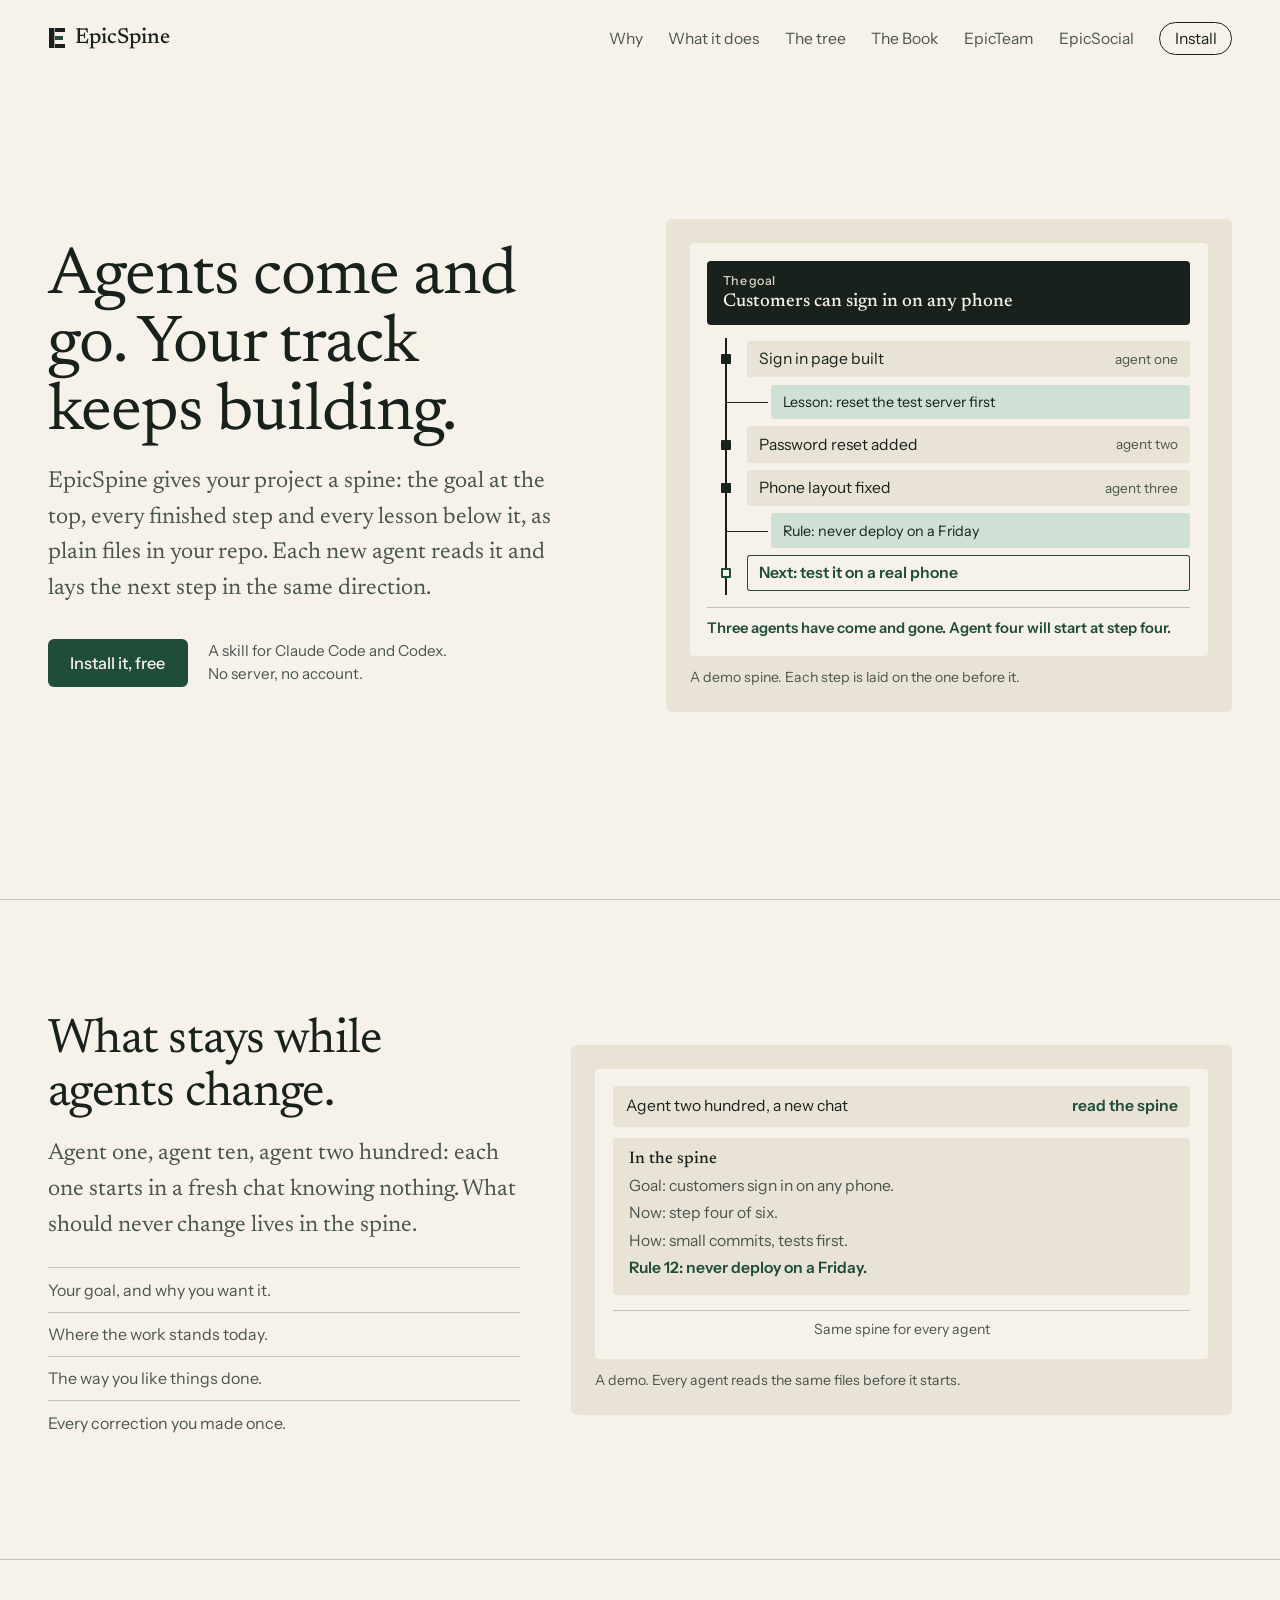
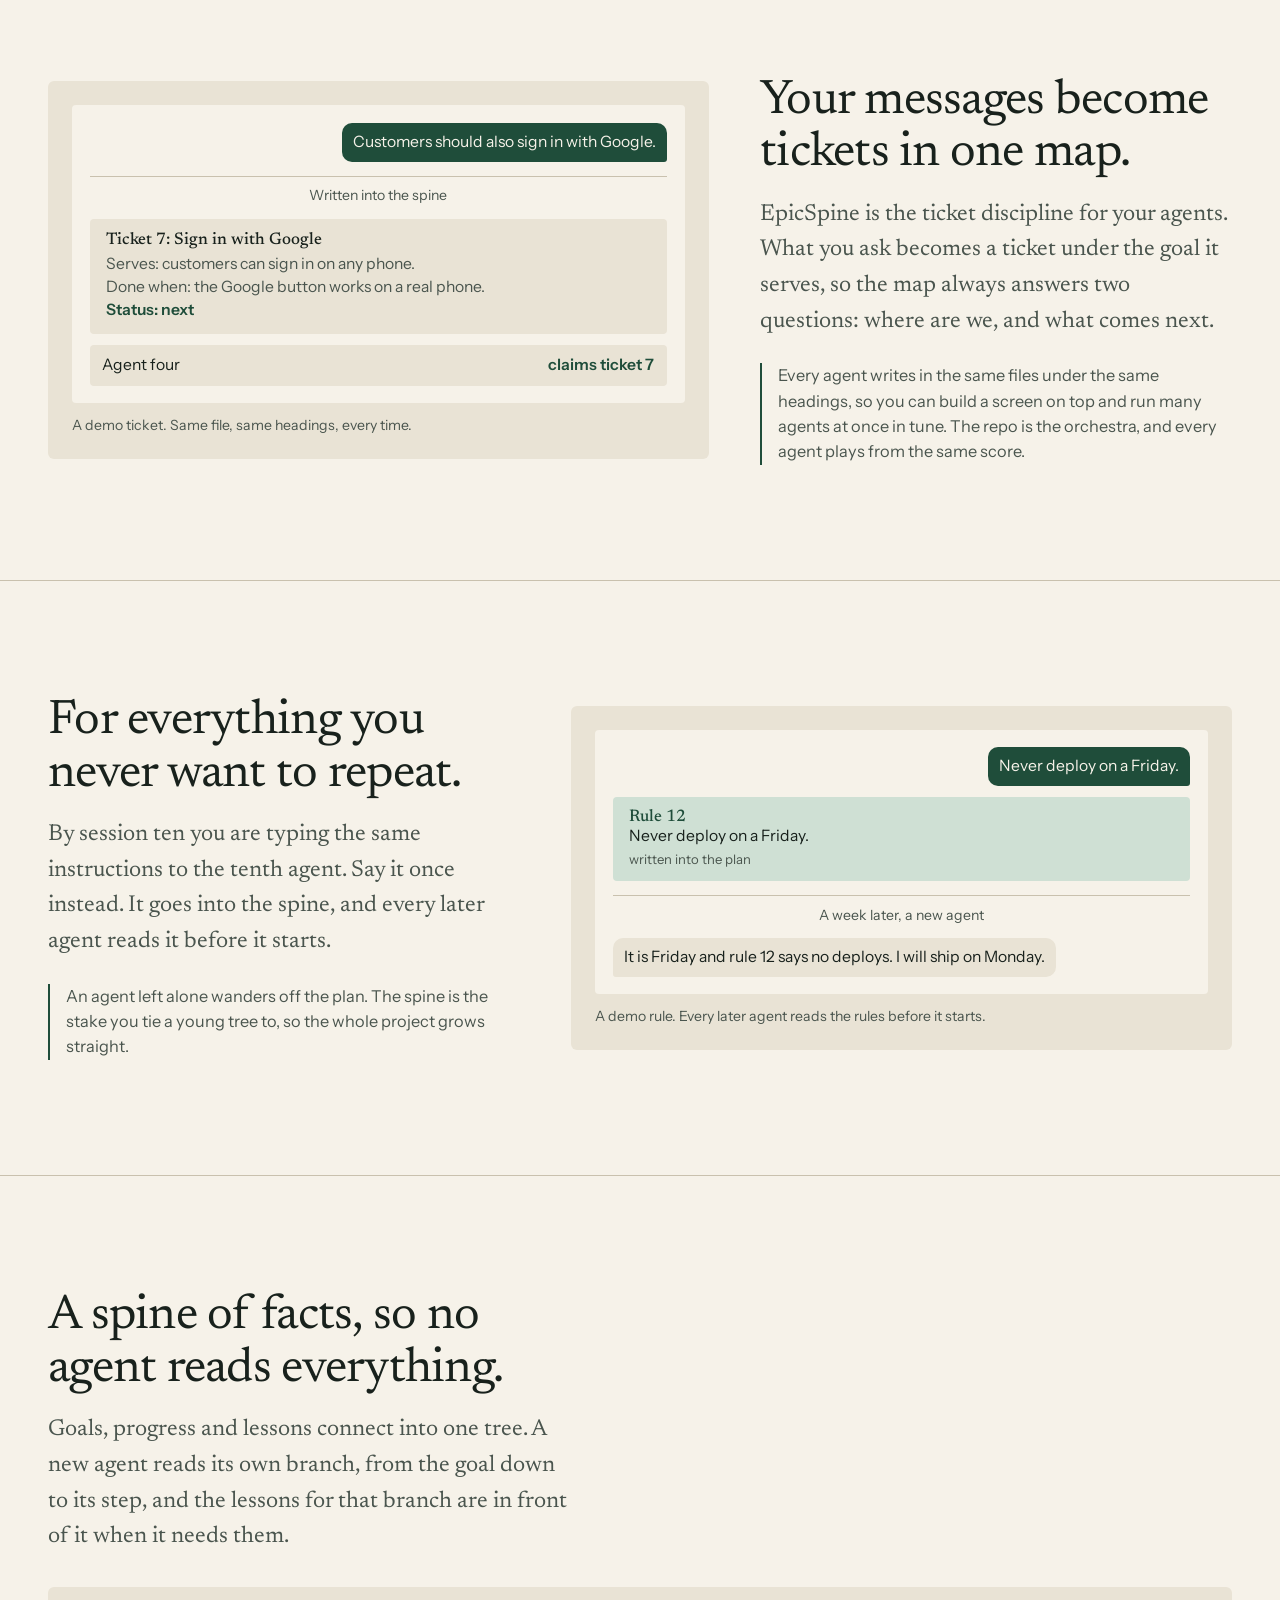
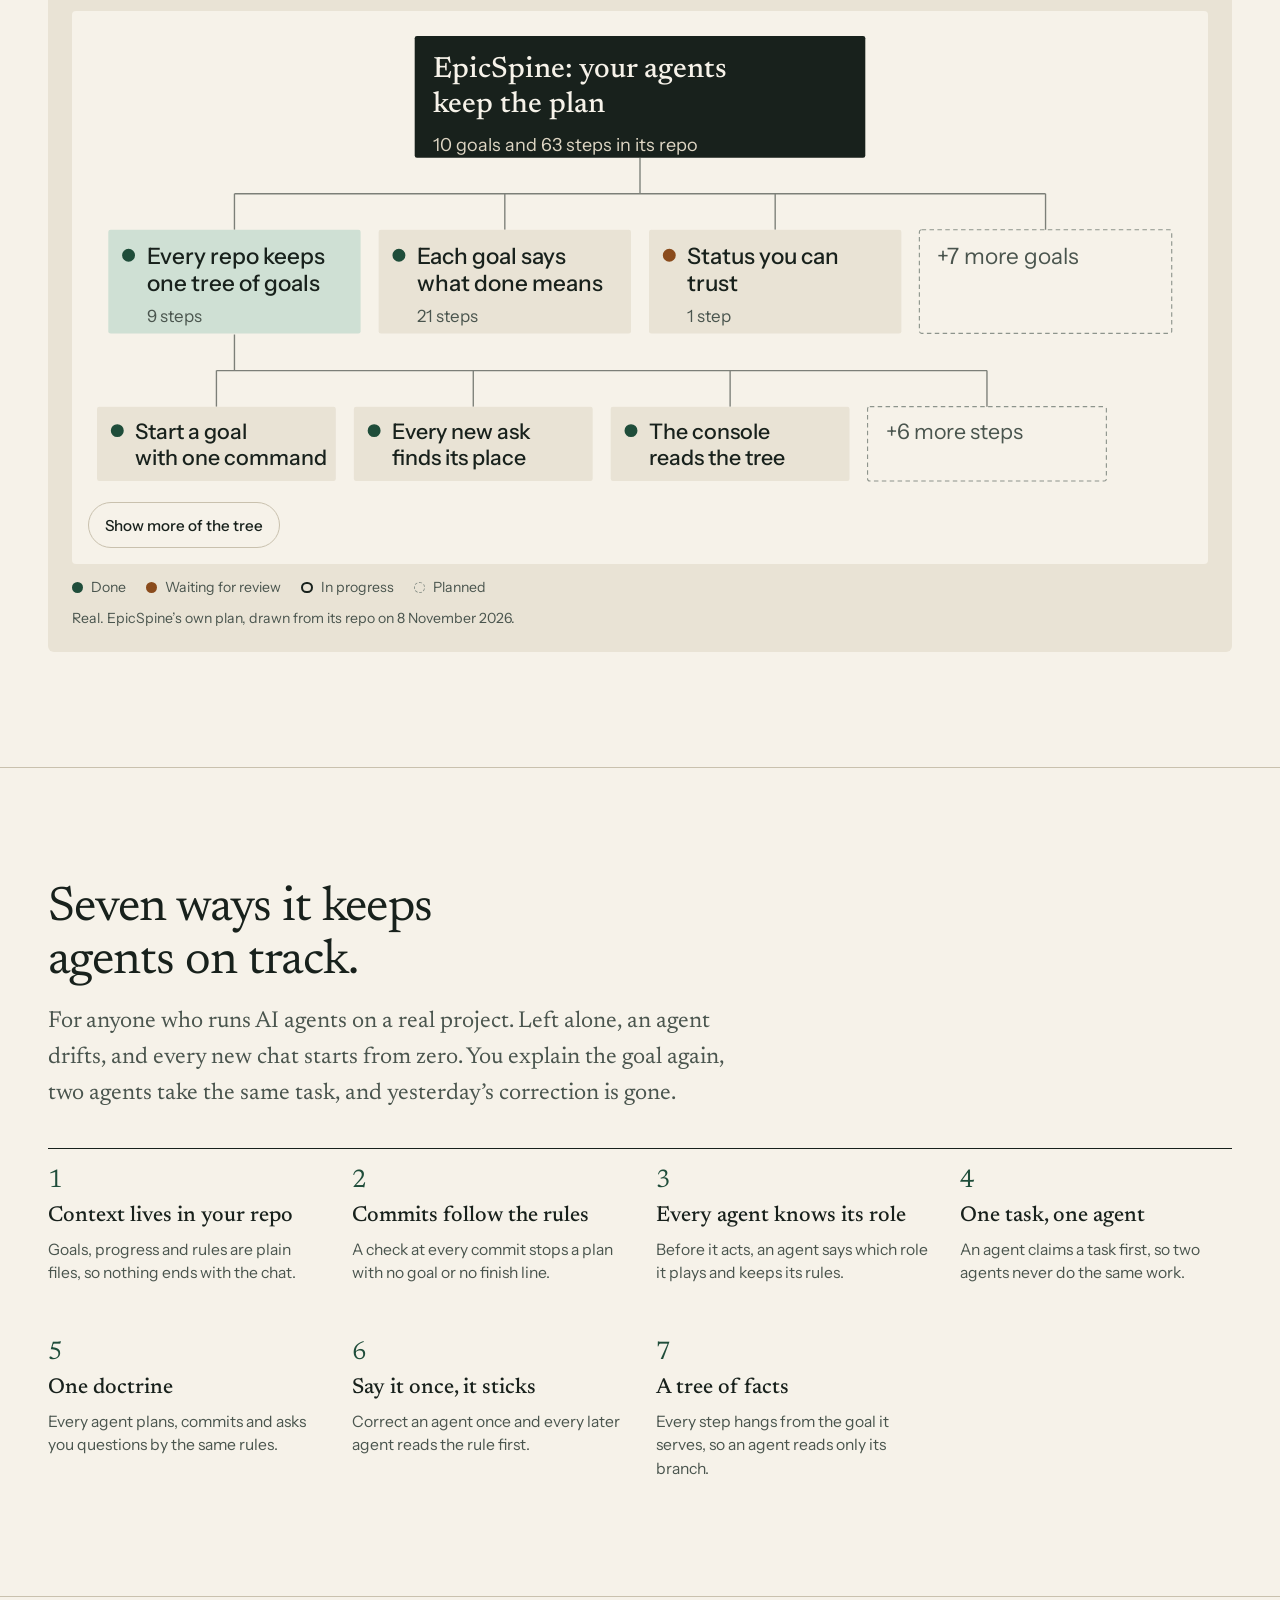
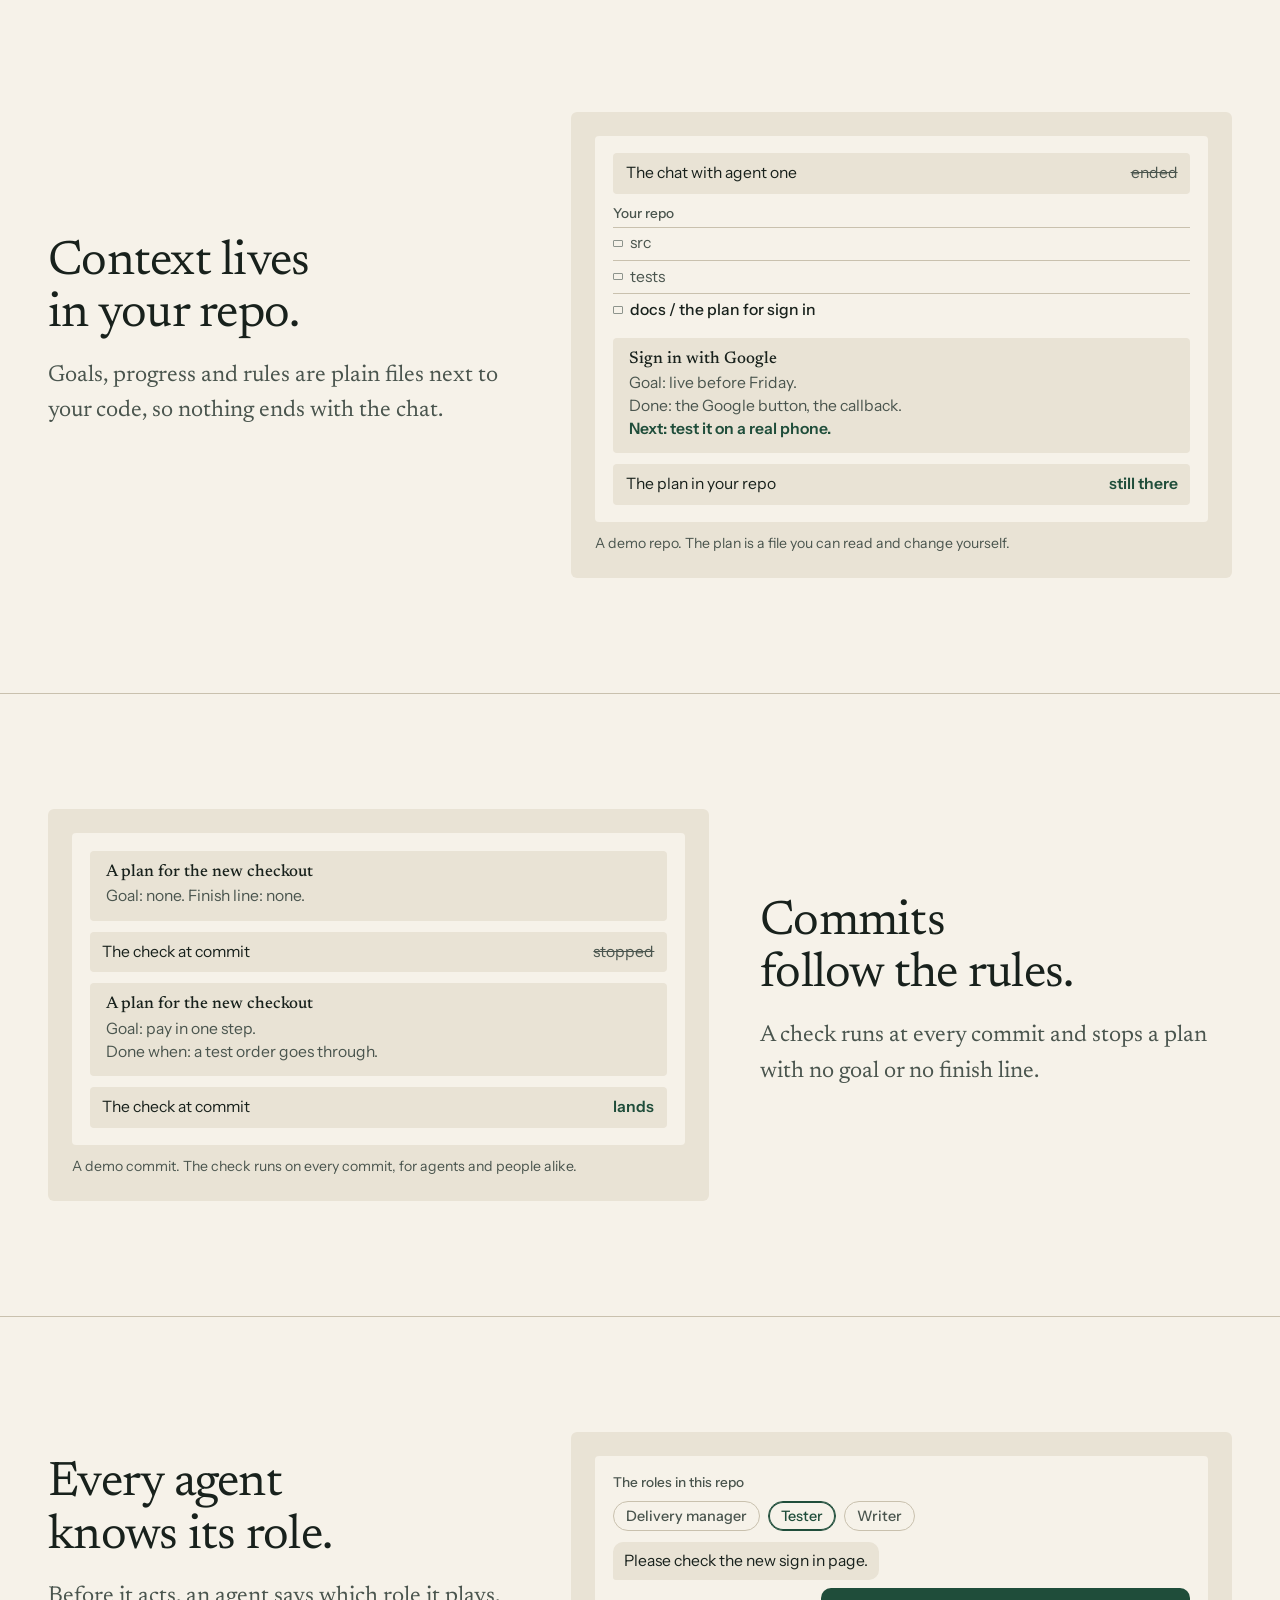
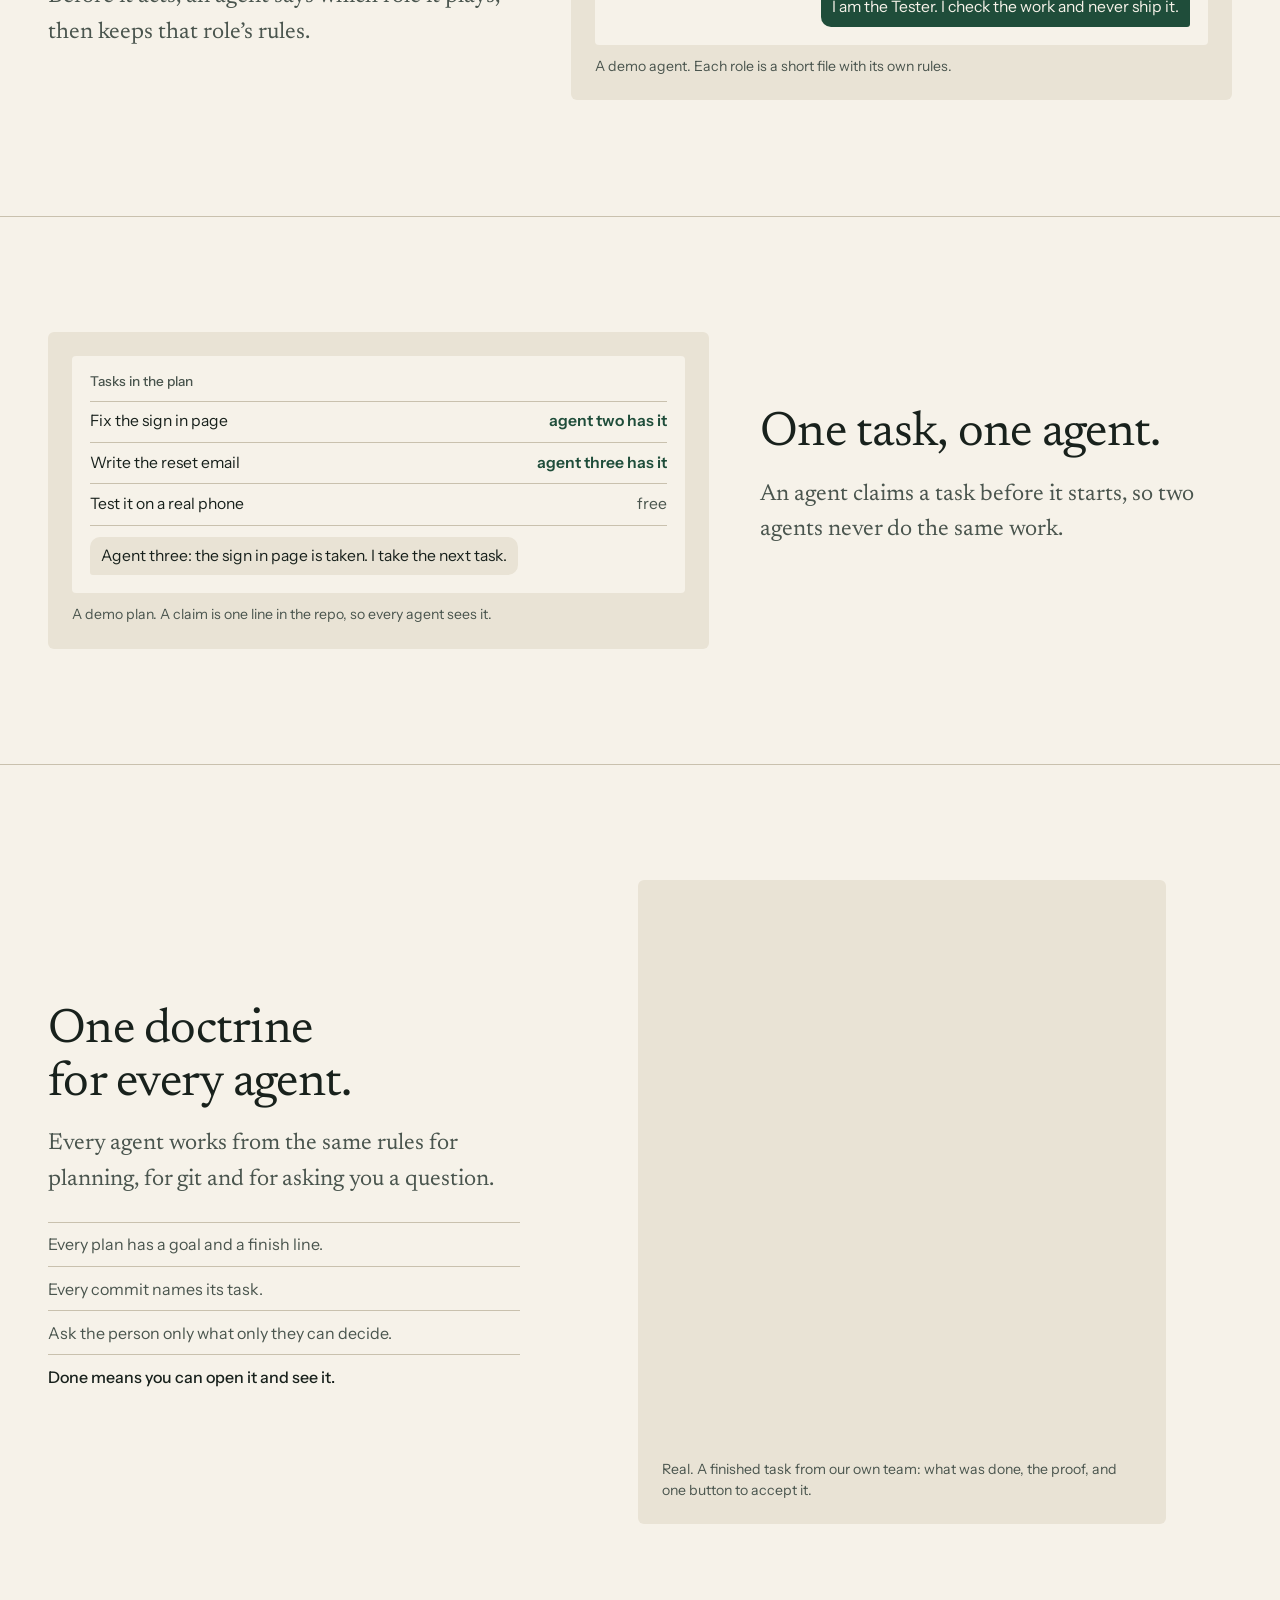
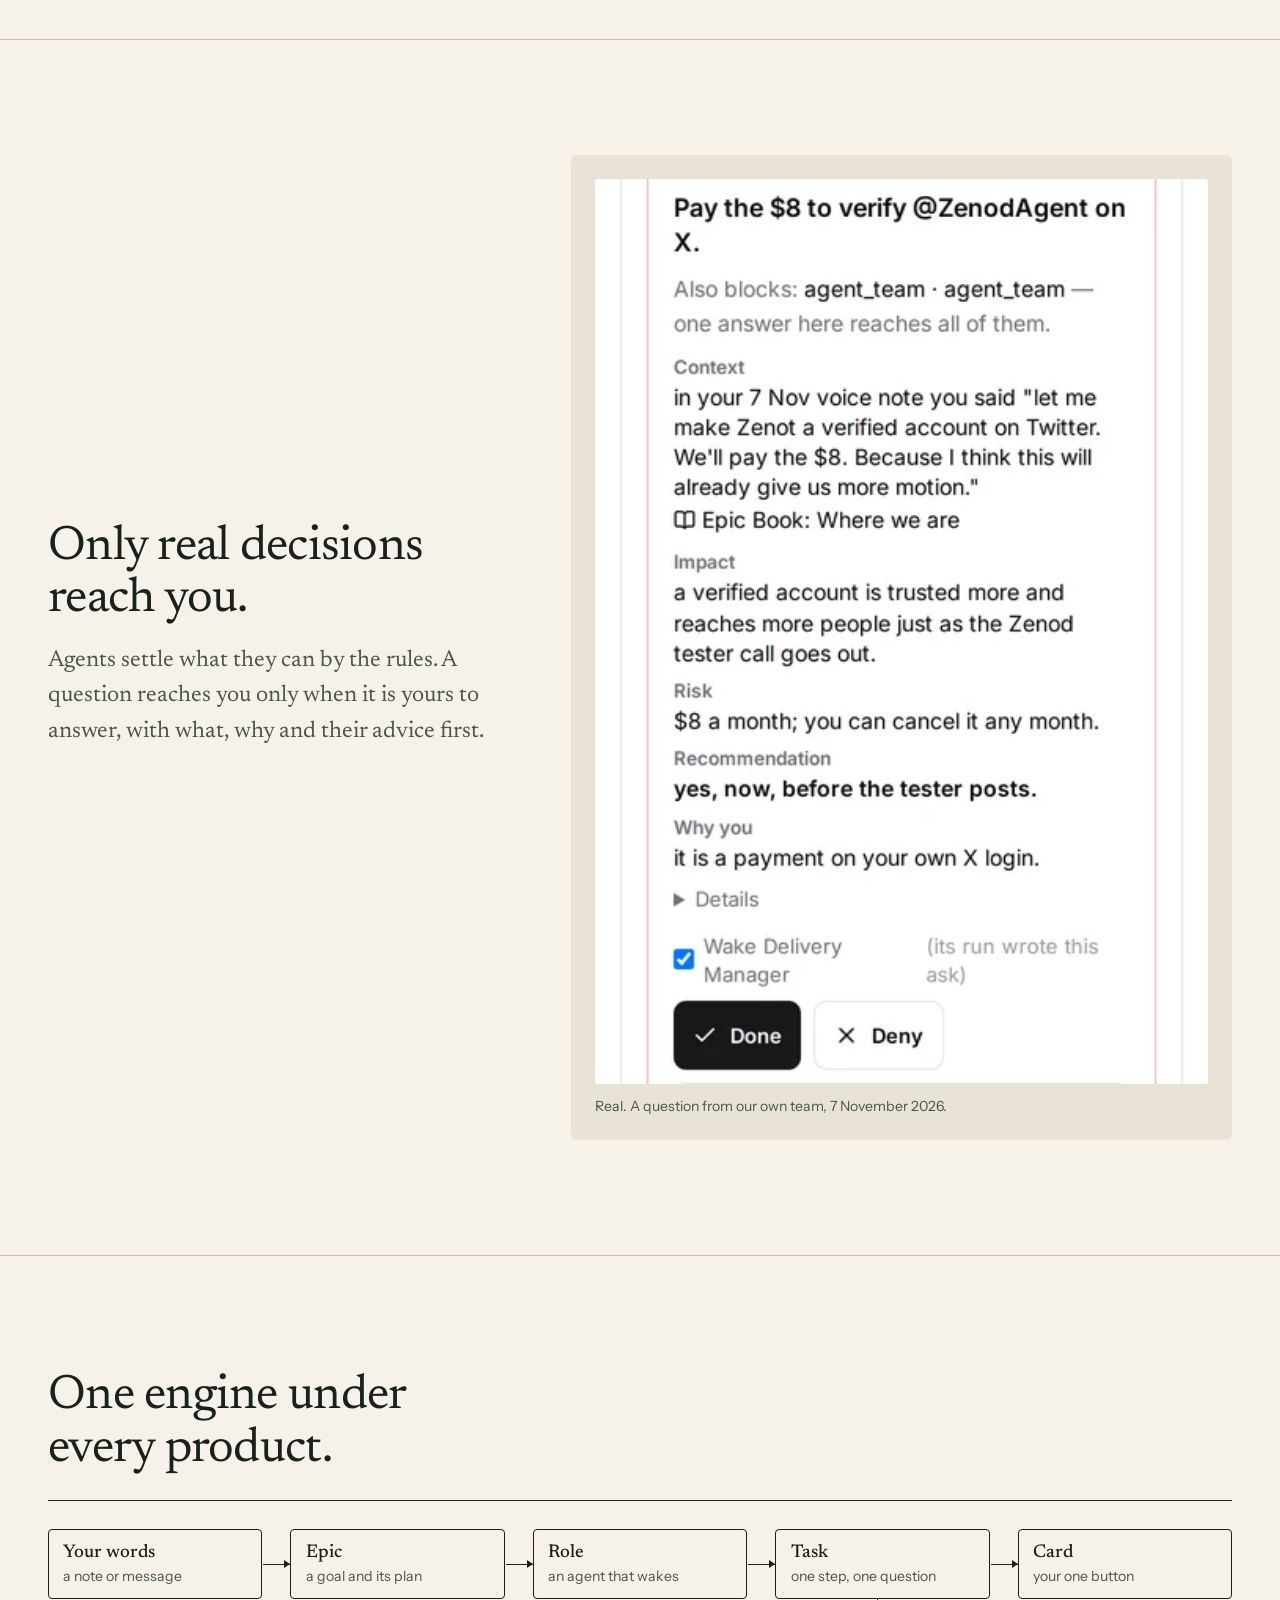
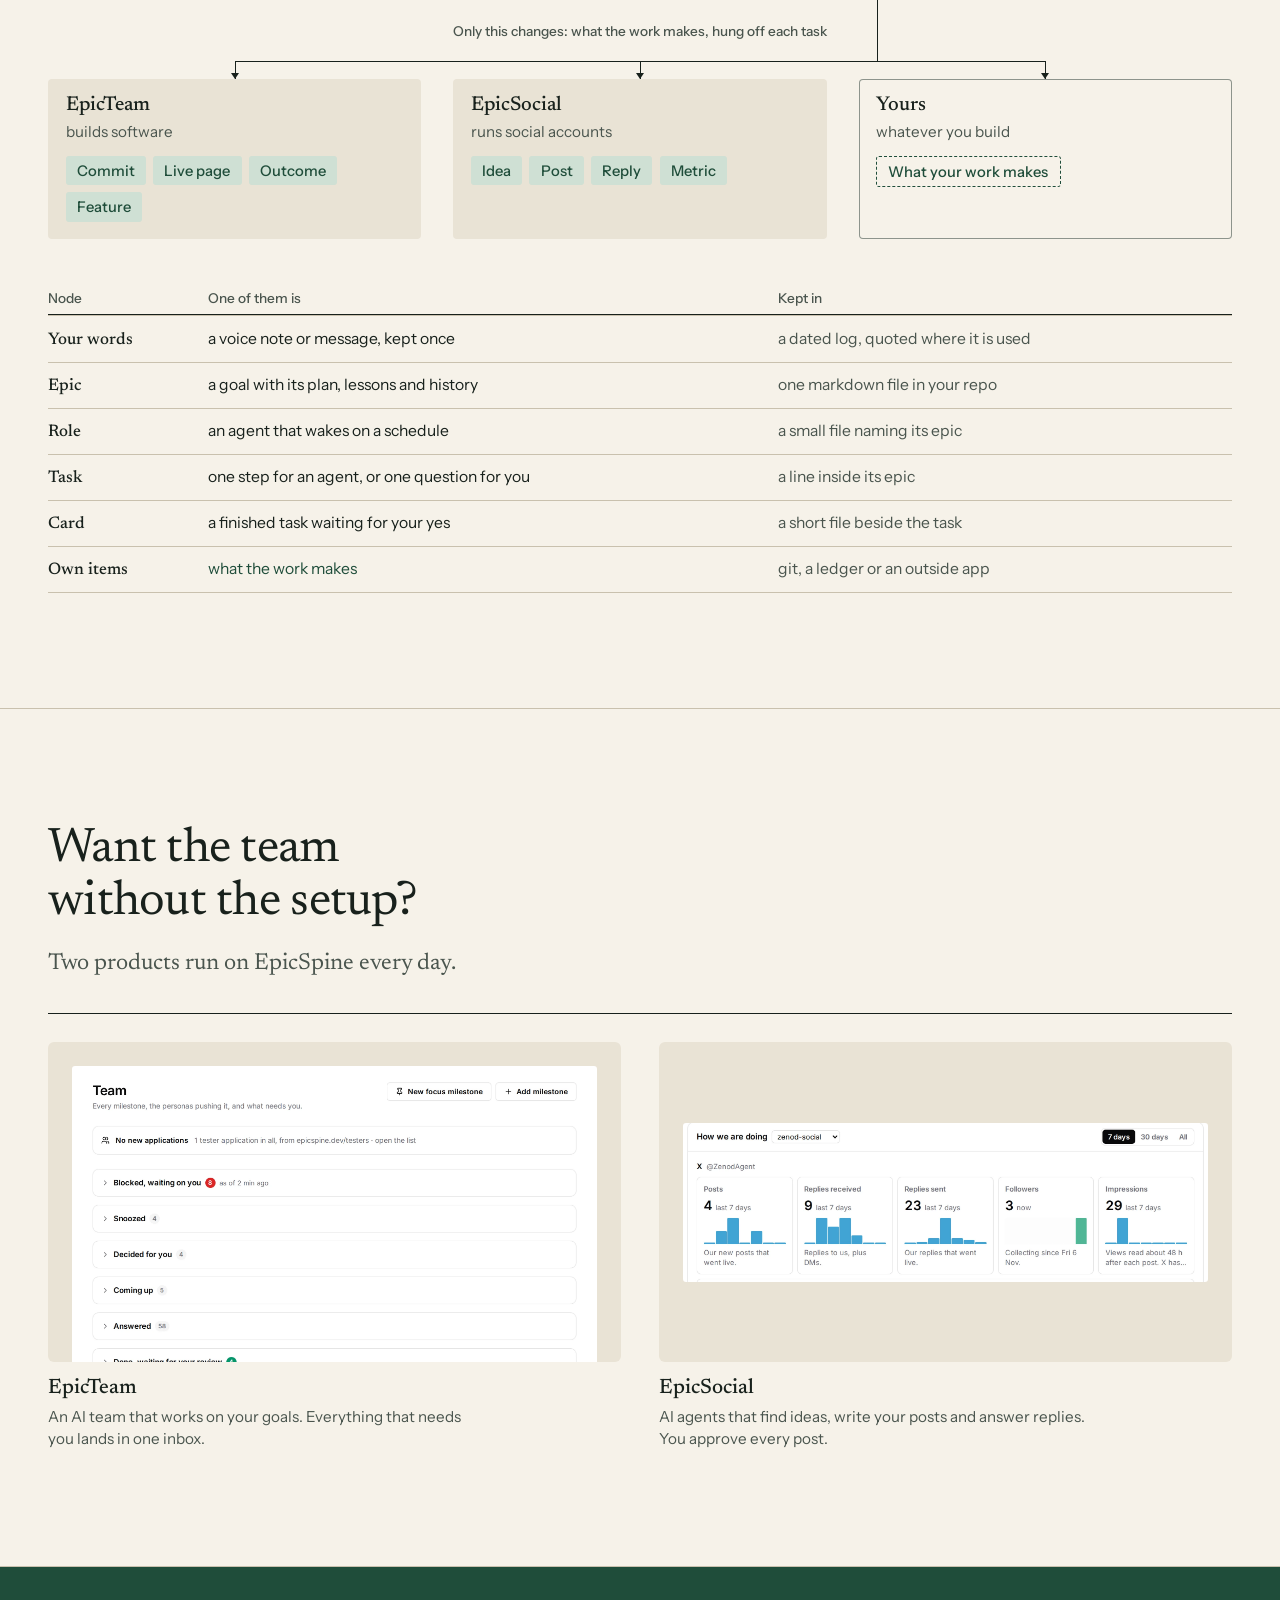
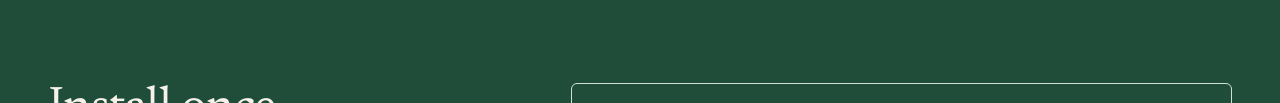
<file: index.html>
<!doctype html>
<html lang="en">
<head>
<meta charset="utf-8">
<meta name="viewport" content="width=device-width, initial-scale=1">
<title>EpicSpine: agents come and go, your track keeps building</title>
<!-- agent_team E65-S5: one letter per product on logo C (E for EpicSpine, S for EpicSocial), made by agent_team console/scripts/gen-brand.mjs -->
<link rel="icon" href="/favicon.svg" type="image/svg+xml">
<link rel="icon" href="/favicon-32.png" type="image/png" sizes="32x32">
<link rel="icon" href="/favicon-16.png" type="image/png" sizes="16x16">
<link rel="icon" href="/favicon.ico" sizes="48x48">
<link rel="apple-touch-icon" href="/apple-touch-icon.png">
<meta name="description" content="EpicSpine is a free agent skill that gives your project a spine: the goal at the top, every step and lesson below it, in plain files in your repo. Agents come and go, your track keeps building.">
<!-- agent_team E46-S57 SEO pass: one address per page, a share picture and what the page is, for search engines -->
<link rel="canonical" href="https://epicspine.dev/">
<meta property="og:type" content="website">
<meta property="og:url" content="https://epicspine.dev/">
<meta property="og:site_name" content="EpicSpine">
<meta property="og:image" content="https://epicspine.dev/og-image.png">
<meta property="og:image:width" content="1500">
<meta property="og:image:height" content="500">
<meta name="twitter:card" content="summary_large_image">
<meta name="twitter:title" content="EpicSpine: agents come and go, your track keeps building">
<script type="application/ld+json">{"@context":"https://schema.org","@type":"SoftwareApplication","name":"EpicSpine","url":"https://epicspine.dev/","applicationCategory":"DeveloperApplication","operatingSystem":"Linux, macOS, Windows","description":"EpicSpine is a free agent skill that gives your project a spine: the goal at the top, every step and lesson below it, in plain files in your repo. Agents come and go, your track keeps building.","offers":{"@type":"Offer","price":"0","priceCurrency":"EUR"},"sameAs":["https://github.com/AlfaBlok/epicspine-skill"]}</script>
<meta property="og:title" content="EpicSpine: agents come and go, your track keeps building">
<meta property="og:description" content="Say it once and every later agent knows it. A free skill for Claude Code and Codex.">
<meta name="theme-color" content="#f6f2e9">
<meta http-equiv="origin-trial" content="AtDrsViSr8mDLBvm0KVKUeVmmJMrXiGoIy8qNZ86ZvC5hEOThzKxAElBvvn+8cUhqJ/Mnpqy/F0sJlp8VBLKVwYAAABNeyJvcmlnaW4iOiJodHRwczovL2VwaWNzcGluZS5kZXY6NDQzIiwiZmVhdHVyZSI6IldlYk1DUCIsImV4cGlyeSI6MTgwNjM2NDgwMH0=">
<script>
  // Old Book deep links (epicspine.dev/#9) moved with the Book to /book/ (agent_team E43-S1); three intuition slides follow
  // its cover (E43-S5). The technical screens of E43-S5 (#technical, #why, #plan, #memory, #loop, #roles) moved back into
  // the Book in E43-S6, so those links open it.
  if (/^#\d+$/.test(location.hash)) { var n = +location.hash.slice(1); location.replace("book/#" + (n > 1 ? n + 3 : n)); }
  else if (/^#(technical|why|plan|memory|loop|roles)$/.test(location.hash)) { location.replace("book/"); }
  // E43-S6 round 3 of 2026-11-08: the seven things it does lead the page; #again and #repo became #context (rounds 4 and 6 keep the ids).
  else if (/^#(again|repo)$/.test(location.hash)) { location.replace("#context"); }
</script>
<!-- E43-S6 round 6 of 2026-11-08: Jordi picked the team's deck paper (E43-A2, look 1). paper/ is the paper-deck kit as is
     (agent_team skill paper-deck: paper.css, scenes.js, self-hosted fonts); home.css holds only this page's own patterns. -->
<link rel="preload" href="paper/fonts/newsreader-400.ttf" as="font" type="font/ttf" crossorigin>
<link rel="preload" href="paper/fonts/instrument-sans-400.ttf" as="font" type="font/ttf" crossorigin>
<link rel="stylesheet" href="paper/paper.css">
<link rel="stylesheet" href="home.css">
</head>
<body>
<header class="top">
  <div class="in">
    <a class="word" href="#top" aria-label="EpicSpine, back to the start"><svg class="mark" viewBox="7 5 18 22" width="18" height="22" aria-hidden="true"><rect x="8" y="6" width="5.4" height="20"/><rect x="14" y="6" width="10" height="4"/><rect class="c" x="14" y="14" width="8" height="4"/><rect x="14" y="22" width="10" height="4"/></svg>EpicSpine</a>
    <nav aria-label="Main">
      <a href="#same">Why</a>
      <a href="#seven">What it does</a>
      <a href="#tree">The tree</a>
      <a href="book/">The Book</a>
      <a href="team/">EpicTeam</a>
      <a href="social/">EpicSocial</a>
      <a class="go" href="#install">Install</a>
    </nav>
  </div>
</header>

<main>
  <!-- E43-S10 round 3 of 2026-11-09: Jordi's voice note (19:33Z): "agents come and go, your track keeps building",
       the spine as the harness for what you never want to repeat, the spine of facts as a tree. His lines lead; the seven follow. -->
  <section class="slide cover" id="top" aria-labelledby="h-top">
    <div class="in split">
      <div>
        <h1 id="h-top">Agents come and go. Your track keeps building.</h1>
        <p class="lede">EpicSpine gives your project a spine: the goal at the top, every finished step and every lesson below it, as plain files in your repo. Each new agent reads it and lays the next step in the same direction.</p>
        <div class="act">
          <a class="btn" href="#install">Install it, free</a>
          <span class="small">A skill for Claude Code and Codex. No server, no account.</span>
        </div>
      </div>
      <figure class="shot scene" data-len="13000" aria-label="A spine: the goal, customers sign in on any phone, at the top. Agent one lays step one and leaves a lesson. Agent two reads the spine and lays step two. Agent three lays step three and adds a rule. Step four is next, for agent four.">
        <div class="screen spine">
          <div class="head"><small>The goal</small>Customers can sign in on any phone</div>
          <ol class="bones">
            <li class="st" data-at="900"><span>Sign in page built</span><em>agent one</em></li>
            <li class="rib st" data-at="2000">Lesson: reset the test server first</li>
            <li class="st" data-at="4100"><span>Password reset added</span><em>agent two</em></li>
            <li class="st" data-at="7000"><span>Phone layout fixed</span><em>agent three</em></li>
            <li class="rib st" data-at="7900">Rule: never deploy on a Friday</li>
            <li class="next st" data-at="9600"><span>Next: test it on a real phone</span></li>
          </ol>
          <div class="ticker" aria-hidden="true">
            <p class="st" data-at="300" data-off="3300">Agent one starts in a new chat and reads the goal.</p>
            <p class="st" data-at="3300" data-off="6200">Agent one is gone. Agent two reads the spine and carries on.</p>
            <p class="st" data-at="6200" data-off="9300">Agent two is gone. Agent three reads the rule and the lesson.</p>
            <p class="st end" data-at="9300">Three agents have come and gone. Agent four will start at step four.</p>
          </div>
        </div>
        <figcaption>A demo spine. Each step is laid on the one before it.</figcaption>
      </figure>
    </div>
  </section>

  <section class="slide" id="same" aria-labelledby="h-same">
    <div class="in split">
      <div>
        <h2 id="h-same">What stays while agents change.</h2>
        <p class="lede">Agent one, agent ten, agent two hundred: each one starts in a fresh chat knowing nothing. What should never change lives in the spine.</p>
        <ul class="facts">
          <li>Your goal, and why you want it.</li>
          <li>Where the work stands today.</li>
          <li>The way you like things done.</li>
          <li>Every correction you made once.</li>
        </ul>
      </div>
      <figure class="shot scene" data-len="11000" aria-label="New chats come and go: agent one, agent ten, agent two hundred. Each reads the same spine: the goal, where the work stands, how you like it done, and your corrections.">
        <div class="screen pane same">
          <div class="ticker chats">
            <div class="pane-row st" data-at="300" data-off="2900"><span>Agent one, a new chat</span><span class="yes">read the spine</span></div>
            <div class="pane-row st" data-at="2900" data-off="5500"><span>Agent ten, a new chat</span><span class="yes">read the spine</span></div>
            <div class="pane-row st" data-at="5500"><span>Agent two hundred, a new chat</span><span class="yes">read the spine</span></div>
          </div>
          <div class="note">
            <b>In the spine</b>
            <p>Goal: customers sign in on any phone.</p>
            <p>Now: step four of six.</p>
            <p>How: small commits, tests first.</p>
            <p class="hl">Rule 12: never deploy on a Friday.</p>
          </div>
          <p class="ended">Same spine for every agent</p>
        </div>
        <figcaption>A demo. Every agent reads the same files before it starts.</figcaption>
      </figure>
    </div>
  </section>

  <!-- E43-S10, Jordi's voice note 2026-11-09 19:59Z: EpicSpine is the ticket discipline; your messages become an action-geared
       graph (where are we, what next); the repo is the orchestra, so agents stay in tune. -->
  <section class="slide" id="graph" aria-labelledby="h-graph">
    <div class="in split rev">
      <figure class="shot scene" data-len="11000" aria-label="You say: customers should sign in with Google. It becomes ticket 7 under the goal, customers can sign in on any phone, with its status, next, and when it is done. Agent four claims ticket 7.">
        <div class="screen pane">
          <div class="chat-col">
            <div class="b me st" data-at="300">Customers should also sign in with Google.</div>
          </div>
          <p class="ended st" data-at="1500">Written into the spine</p>
          <div class="note st" data-at="2300">
            <b>Ticket 7: Sign in with Google</b>
            <p>Serves: customers can sign in on any phone.</p>
            <p>Done when: the Google button works on a real phone.</p>
            <p class="hl">Status: next</p>
          </div>
          <div class="pane-row st" data-at="4200"><span>Agent four</span><span class="yes">claims ticket 7</span></div>
        </div>
        <figcaption>A demo ticket. Same file, same headings, every time.</figcaption>
      </figure>
      <div>
        <h2 id="h-graph">Your messages become tickets in one map.</h2>
        <p class="lede">EpicSpine is the ticket discipline for your agents. What you ask becomes a ticket under the goal it serves, so the map always answers two questions: where are we, and what comes next.</p>
        <p class="aside">Every agent writes in the same files under the same headings, so you can build a screen on top and run many agents at once in tune. The repo is the orchestra, and every agent plays from the same score.</p>
      </div>
    </div>
  </section>

  <section class="slide" id="sticks" aria-labelledby="h-sticks">
    <div class="in split">
      <div>
        <h2 id="h-sticks">For everything you never want to repeat.</h2>
        <p class="lede">By session ten you are typing the same instructions to the tenth agent. Say it once instead. It goes into the spine, and every later agent reads it before it starts.</p>
        <p class="aside">An agent left alone wanders off the plan. The spine is the stake you tie a young tree to, so the whole project grows straight.</p>
      </div>
      <figure class="shot scene" data-len="12000" aria-label="You tell an agent: never deploy on a Friday. The rule is written into the plan as rule 12. A week later a new agent reads rule 12 and ships on Monday instead.">
        <div class="screen pane">
          <div class="chat-col">
            <div class="b me st" data-at="300">Never deploy on a Friday.</div>
          </div>
          <div class="rule st" data-at="1500"><span class="n">Rule 12</span>Never deploy on a Friday.<small>written into the plan</small></div>
          <p class="ended st" data-at="3200">A week later, a new agent</p>
          <div class="chat-col">
            <div class="b them st" data-at="4300">It is Friday and rule 12 says no deploys. I will ship on Monday.</div>
          </div>
        </div>
        <figcaption>A demo rule. Every later agent reads the rules before it starts.</figcaption>
      </figure>
    </div>
  </section>

  <section class="slide" id="tree" aria-labelledby="h-tree">
    <div class="in">
      <h2 id="h-tree">A spine of facts, so no agent reads everything.</h2>
      <p class="lede">Goals, progress and lessons connect into one tree. A new agent reads its own branch, from the goal down to its step, and the lessons for that branch are in front of it when it needs them.</p>
      <figure class="shot tree-shot">
        <div class="gt-wrap">
<!-- goal-tree:spine begin (tools/goal_tree.py writes this) -->
<svg class="gt gt--wide" viewBox="0 0 980 411" width="980" height="411" style="--ar:2.385" role="img" aria-labelledby="gt-spine-wide-title gt-spine-wide-desc"><title id="gt-spine-wide-title">EpicSpine&#x27;s own plan as a tree of goals</title><desc id="gt-spine-wide-desc">EpicSpine: your agents keep the plan, 10 goals and 63 steps in its repo. Under it: Every repo keeps one tree of goals (done), with its steps: Start a goal with one command; Every new ask finds its place; The console reads the tree. Each goal says what done means (done). Status you can trust (waiting for review).</desc><path class="gt-line" d="M490 116V148 M130 148H850 M130 148V180 M370 148V180 M610 148V180 M850 148V180"/><path class="gt-line" d="M130 273V305 M114 305H798 M114 305V337 M342 305V337 M570 305V337 M798 305V337"/><g class="gt-box gt-l0"><rect x="290" y="8" width="400" height="108" rx="2"/><text class="gt-name" x="306" y="44.0" font-size="26">EpicSpine: your agents</text><text class="gt-name" x="306" y="75.7" font-size="26">keep the plan</text><text class="gt-sub" x="306" y="110.4" font-size="16">10 goals and 63 steps in its repo</text></g><g class="gt-box gt-l1 gt-focus"><rect x="18" y="180" width="224" height="92" rx="2"/><circle class="gt-dot gt-done" cx="36" cy="202.6" r="5"><title>done</title></circle><text class="gt-name" x="52" y="210.2" font-size="20">Every repo keeps</text><text class="gt-name" x="52" y="234.6" font-size="20">one tree of goals</text><text class="gt-sub" x="52" y="262.0" font-size="15">9 steps</text></g><g class="gt-box gt-l2"><rect x="8" y="337" width="212" height="66" rx="2"/><circle class="gt-dot gt-done" cx="26" cy="358.3" r="5"><title>done</title></circle><text class="gt-name" x="42" y="365.5" font-size="19">Start a goal</text><text class="gt-name" x="42" y="388.7" font-size="19">with one command</text></g><g class="gt-box gt-l2"><rect x="236" y="337" width="212" height="66" rx="2"/><circle class="gt-dot gt-done" cx="254" cy="358.3" r="5"><title>done</title></circle><text class="gt-name" x="270" y="365.5" font-size="19">Every new ask</text><text class="gt-name" x="270" y="388.7" font-size="19">finds its place</text></g><g class="gt-box gt-l2"><rect x="464" y="337" width="212" height="66" rx="2"/><circle class="gt-dot gt-done" cx="482" cy="358.3" r="5"><title>done</title></circle><text class="gt-name" x="498" y="365.5" font-size="19">The console</text><text class="gt-name" x="498" y="388.7" font-size="19">reads the tree</text></g><g class="gt-box gt-l2 gt-more"><rect x="692" y="337" width="212" height="66" rx="2"/><text class="gt-name" x="708" y="365.5" font-size="19">+6 more steps</text></g><g class="gt-box gt-l1"><rect x="258" y="180" width="224" height="92" rx="2"/><circle class="gt-dot gt-done" cx="276" cy="202.6" r="5"><title>done</title></circle><text class="gt-name" x="292" y="210.2" font-size="20">Each goal says</text><text class="gt-name" x="292" y="234.6" font-size="20">what done means</text><text class="gt-sub" x="292" y="262.0" font-size="15">21 steps</text></g><g class="gt-box gt-l1"><rect x="498" y="180" width="224" height="92" rx="2"/><circle class="gt-dot gt-review" cx="516" cy="202.6" r="5"><title>waiting for review</title></circle><text class="gt-name" x="532" y="210.2" font-size="20">Status you can</text><text class="gt-name" x="532" y="234.6" font-size="20">trust</text><text class="gt-sub" x="532" y="262.0" font-size="15">1 step</text></g><g class="gt-box gt-l1 gt-more"><rect x="738" y="180" width="224" height="92" rx="2"/><text class="gt-name" x="754" y="210.2" font-size="20">+7 more goals</text></g></svg>
<svg class="gt gt--phone" viewBox="0 0 360 673" width="360" height="673" style="--ar:0.535" role="img" aria-labelledby="gt-spine-phone-title gt-spine-phone-desc"><title id="gt-spine-phone-title">EpicSpine&#x27;s own plan as a tree of goals</title><desc id="gt-spine-phone-desc">EpicSpine: your agents keep the plan, 10 goals and 63 steps in its repo. Under it: Every repo keeps one tree of goals (done), with its steps: Start a goal with one command; Every new ask finds its place; The console reads the tree. Each goal says what done means (done). Status you can trust (waiting for review).</desc><path class="gt-line" d="M15 97V639 M15 150H26 M15 498H26 M15 583H26 M15 639Q15 647 23 647H26"/><path class="gt-line" d="M37 194V415 M37 234H48 M37 306H48 M37 369H48 M37 415Q37 423 45 423H48"/><g class="gt-box gt-l0"><rect x="4" y="4" width="352" height="93" rx="2"/><text class="gt-name" x="20" y="35.0" font-size="21">EpicSpine: your agents keep</text><text class="gt-name" x="20" y="60.6" font-size="21">the plan</text><text class="gt-sub" x="20" y="89.2" font-size="14">10 goals and 63 steps in its repo</text></g><g class="gt-box gt-l1 gt-focus"><rect x="26" y="107" width="330" height="86" rx="2"/><circle class="gt-dot gt-done" cx="44" cy="128.6" r="5"><title>done</title></circle><text class="gt-name" x="60" y="135.4" font-size="18">Every repo keeps one tree of</text><text class="gt-name" x="60" y="157.4" font-size="18">goals</text><text class="gt-sub" x="60" y="182.4" font-size="14">9 steps</text></g><g class="gt-box gt-l2"><rect x="48" y="204" width="308" height="61" rx="2"/><circle class="gt-dot gt-done" cx="66" cy="224.1" r="5"><title>done</title></circle><text class="gt-name" x="82" y="230.6" font-size="17">Start a goal with one</text><text class="gt-name" x="82" y="251.3" font-size="17">command</text></g><g class="gt-box gt-l2"><rect x="48" y="275" width="308" height="61" rx="2"/><circle class="gt-dot gt-done" cx="66" cy="295.6" r="5"><title>done</title></circle><text class="gt-name" x="82" y="302.0" font-size="17">Every new ask finds its</text><text class="gt-name" x="82" y="322.8" font-size="17">place</text></g><g class="gt-box gt-l2"><rect x="48" y="347" width="308" height="44" rx="2"/><circle class="gt-dot gt-done" cx="66" cy="367.1" r="5"><title>done</title></circle><text class="gt-name" x="82" y="373.5" font-size="17">The console reads the tree</text></g><g class="gt-box gt-l2 gt-more"><rect x="48" y="401" width="308" height="44" rx="2"/><text class="gt-name" x="64" y="427.5" font-size="17">+6 more steps</text></g><g class="gt-box gt-l1"><rect x="26" y="455" width="330" height="86" rx="2"/><circle class="gt-dot gt-done" cx="44" cy="475.7" r="5"><title>done</title></circle><text class="gt-name" x="60" y="482.5" font-size="18">Each goal says what done</text><text class="gt-name" x="60" y="504.5" font-size="18">means</text><text class="gt-sub" x="60" y="529.4" font-size="14">21 steps</text></g><g class="gt-box gt-l1"><rect x="26" y="551" width="330" height="64" rx="2"/><circle class="gt-dot gt-review" cx="44" cy="571.8" r="5"><title>waiting for review</title></circle><text class="gt-name" x="60" y="578.6" font-size="18">Status you can trust</text><text class="gt-sub" x="60" y="603.6" font-size="14">1 step</text></g><g class="gt-box gt-l1 gt-more"><rect x="26" y="625" width="330" height="44" rx="2"/><text class="gt-name" x="42" y="652.8" font-size="18">+7 more goals</text></g></svg>
<details class="gt-all"><summary>Show more of the tree</summary>
<svg class="gt gt--wide" viewBox="0 0 1200 376" width="1200" height="376" style="--ar:3.188" role="img" aria-labelledby="gt-spine-all-wide-title gt-spine-all-wide-desc"><title id="gt-spine-all-wide-title">EpicSpine&#x27;s own plan as a tree of goals</title><desc id="gt-spine-all-wide-desc">EpicSpine: your agents keep the plan, 10 goals and 63 steps in its repo. Under it: Every repo keeps one tree of goals (done), with its steps: Start a goal with one command; Every new ask finds its place; Each new goal gets its code; Older repos moved into the tree; The console reads the tree. Each goal says what done means (done). A file for each team role (in progress). Status you can trust (waiting for review). Browser agents can install it (waiting for review).</desc><path class="gt-line" d="M600 104V136 M100 136H1100 M100 136V168 M300 136V168 M500 136V168 M700 136V168 M900 136V168 M1100 136V168"/><path class="gt-line" d="M100 248V280 M96 280H1056 M96 280V312 M288 280V312 M480 280V312 M672 280V312 M864 280V312 M1056 280V312"/><g class="gt-box gt-l0"><rect x="420" y="8" width="360" height="96" rx="2"/><text class="gt-name" x="436" y="40.0" font-size="22">EpicSpine: your agents keep</text><text class="gt-name" x="436" y="66.8" font-size="22">the plan</text><text class="gt-sub" x="436" y="96.7" font-size="14">10 goals and 63 steps in its repo</text></g><g class="gt-box gt-l1 gt-focus"><rect x="8" y="168" width="184" height="80" rx="2"/><circle class="gt-dot gt-done" cx="26" cy="187.8" r="5"><title>done</title></circle><text class="gt-name" x="42" y="193.9" font-size="16">Every repo keeps</text><text class="gt-name" x="42" y="213.4" font-size="16">one tree of goals</text><text class="gt-sub" x="42" y="235.9" font-size="13">9 steps</text></g><g class="gt-box gt-l2"><rect x="8" y="312" width="176" height="57" rx="2"/><circle class="gt-dot gt-done" cx="26" cy="331.1" r="5"><title>done</title></circle><text class="gt-name" x="42" y="336.8" font-size="15">Start a goal</text><text class="gt-name" x="42" y="355.1" font-size="15">with one command</text></g><g class="gt-box gt-l2"><rect x="200" y="312" width="176" height="57" rx="2"/><circle class="gt-dot gt-done" cx="218" cy="331.1" r="5"><title>done</title></circle><text class="gt-name" x="234" y="336.8" font-size="15">Every new ask</text><text class="gt-name" x="234" y="355.1" font-size="15">finds its place</text></g><g class="gt-box gt-l2"><rect x="392" y="312" width="176" height="57" rx="2"/><circle class="gt-dot gt-done" cx="410" cy="331.1" r="5"><title>done</title></circle><text class="gt-name" x="426" y="336.8" font-size="15">Each new goal</text><text class="gt-name" x="426" y="355.1" font-size="15">gets its code</text></g><g class="gt-box gt-l2"><rect x="584" y="312" width="176" height="57" rx="2"/><circle class="gt-dot gt-done" cx="602" cy="331.1" r="5"><title>done</title></circle><text class="gt-name" x="618" y="336.8" font-size="15">Older repos</text><text class="gt-name" x="618" y="355.1" font-size="15">moved into the tree</text></g><g class="gt-box gt-l2"><rect x="776" y="312" width="176" height="57" rx="2"/><circle class="gt-dot gt-done" cx="794" cy="331.1" r="5"><title>done</title></circle><text class="gt-name" x="810" y="336.8" font-size="15">The console</text><text class="gt-name" x="810" y="355.1" font-size="15">reads the tree</text></g><g class="gt-box gt-l2 gt-more"><rect x="968" y="312" width="176" height="57" rx="2"/><text class="gt-name" x="984" y="336.8" font-size="15">+4 more steps</text></g><g class="gt-box gt-l1"><rect x="208" y="168" width="184" height="80" rx="2"/><circle class="gt-dot gt-done" cx="226" cy="187.8" r="5"><title>done</title></circle><text class="gt-name" x="242" y="193.9" font-size="16">Each goal says</text><text class="gt-name" x="242" y="213.4" font-size="16">what done means</text><text class="gt-sub" x="242" y="235.9" font-size="13">21 steps</text></g><g class="gt-box gt-l1"><rect x="408" y="168" width="184" height="80" rx="2"/><circle class="gt-dot gt-active" cx="426" cy="187.8" r="5"><title>in progress</title></circle><text class="gt-name" x="442" y="193.9" font-size="16">A file for each</text><text class="gt-name" x="442" y="213.4" font-size="16">team role</text><text class="gt-sub" x="442" y="235.9" font-size="13">8 steps</text></g><g class="gt-box gt-l1"><rect x="608" y="168" width="184" height="80" rx="2"/><circle class="gt-dot gt-review" cx="626" cy="187.8" r="5"><title>waiting for review</title></circle><text class="gt-name" x="642" y="193.9" font-size="16">Status you can</text><text class="gt-name" x="642" y="213.4" font-size="16">trust</text><text class="gt-sub" x="642" y="235.9" font-size="13">1 step</text></g><g class="gt-box gt-l1"><rect x="808" y="168" width="184" height="80" rx="2"/><circle class="gt-dot gt-review" cx="826" cy="187.8" r="5"><title>waiting for review</title></circle><text class="gt-name" x="842" y="193.9" font-size="16">Browser agents</text><text class="gt-name" x="842" y="213.4" font-size="16">can install it</text><text class="gt-sub" x="842" y="235.9" font-size="13">2 steps</text></g><g class="gt-box gt-l1 gt-more"><rect x="1008" y="168" width="184" height="80" rx="2"/><text class="gt-name" x="1024" y="193.9" font-size="16">+5 more goals</text></g></svg>
<svg class="gt gt--phone" viewBox="0 0 360 845" width="360" height="845" style="--ar:0.426" role="img" aria-labelledby="gt-spine-all-phone-title gt-spine-all-phone-desc"><title id="gt-spine-all-phone-title">EpicSpine&#x27;s own plan as a tree of goals</title><desc id="gt-spine-all-phone-desc">EpicSpine: your agents keep the plan, 10 goals and 63 steps in its repo. Under it: Every repo keeps one tree of goals (done), with its steps: Start a goal with one command; Every new ask finds its place; Each new goal gets its code; Older repos moved into the tree; The console reads the tree. Each goal says what done means (done). A file for each team role (in progress). Status you can trust (waiting for review). Browser agents can install it (waiting for review).</desc><path class="gt-line" d="M15 91V811 M15 141H26 M15 545H26 M15 616H26 M15 686H26 M15 757H26 M15 811Q15 819 23 819H26"/><path class="gt-line" d="M37 181V475 M37 213H48 M37 267H48 M37 321H48 M37 375H48 M37 429H48 M37 475Q37 483 45 483H48"/><g class="gt-box gt-l0"><rect x="4" y="4" width="352" height="87" rx="2"/><text class="gt-name" x="20" y="33.0" font-size="19">EpicSpine: your agents keep the</text><text class="gt-name" x="20" y="56.2" font-size="19">plan</text><text class="gt-sub" x="20" y="82.4" font-size="13">10 goals and 63 steps in its repo</text></g><g class="gt-box gt-l1 gt-focus"><rect x="26" y="101" width="330" height="80" rx="2"/><circle class="gt-dot gt-done" cx="44" cy="121.2" r="5"><title>done</title></circle><text class="gt-name" x="60" y="127.3" font-size="16">Every repo keeps one tree of</text><text class="gt-name" x="60" y="146.8" font-size="16">goals</text><text class="gt-sub" x="60" y="169.3" font-size="13">9 steps</text></g><g class="gt-box gt-l2"><rect x="48" y="191" width="308" height="44" rx="2"/><circle class="gt-dot gt-done" cx="66" cy="210.5" r="5"><title>done</title></circle><text class="gt-name" x="82" y="216.2" font-size="15">Start a goal with one command</text></g><g class="gt-box gt-l2"><rect x="48" y="245" width="308" height="44" rx="2"/><circle class="gt-dot gt-done" cx="66" cy="264.5" r="5"><title>done</title></circle><text class="gt-name" x="82" y="270.2" font-size="15">Every new ask finds its place</text></g><g class="gt-box gt-l2"><rect x="48" y="299" width="308" height="44" rx="2"/><circle class="gt-dot gt-done" cx="66" cy="318.5" r="5"><title>done</title></circle><text class="gt-name" x="82" y="324.2" font-size="15">Each new goal gets its code</text></g><g class="gt-box gt-l2"><rect x="48" y="353" width="308" height="44" rx="2"/><circle class="gt-dot gt-done" cx="66" cy="372.5" r="5"><title>done</title></circle><text class="gt-name" x="82" y="378.2" font-size="15">Older repos moved into the tree</text></g><g class="gt-box gt-l2"><rect x="48" y="407" width="308" height="44" rx="2"/><circle class="gt-dot gt-done" cx="66" cy="426.5" r="5"><title>done</title></circle><text class="gt-name" x="82" y="432.2" font-size="15">The console reads the tree</text></g><g class="gt-box gt-l2 gt-more"><rect x="48" y="461" width="308" height="44" rx="2"/><text class="gt-name" x="64" y="486.2" font-size="15">+4 more steps</text></g><g class="gt-box gt-l1"><rect x="26" y="515" width="330" height="60" rx="2"/><circle class="gt-dot gt-done" cx="44" cy="535.1" r="5"><title>done</title></circle><text class="gt-name" x="60" y="541.2" font-size="16">Each goal says what done means</text><text class="gt-sub" x="60" y="563.7" font-size="13">21 steps</text></g><g class="gt-box gt-l1"><rect x="26" y="586" width="330" height="60" rx="2"/><circle class="gt-dot gt-active" cx="44" cy="605.5" r="5"><title>in progress</title></circle><text class="gt-name" x="60" y="611.6" font-size="16">A file for each team role</text><text class="gt-sub" x="60" y="634.1" font-size="13">8 steps</text></g><g class="gt-box gt-l1"><rect x="26" y="656" width="330" height="60" rx="2"/><circle class="gt-dot gt-review" cx="44" cy="676.0" r="5"><title>waiting for review</title></circle><text class="gt-name" x="60" y="682.0" font-size="16">Status you can trust</text><text class="gt-sub" x="60" y="704.6" font-size="13">1 step</text></g><g class="gt-box gt-l1"><rect x="26" y="726" width="330" height="60" rx="2"/><circle class="gt-dot gt-review" cx="44" cy="746.4" r="5"><title>waiting for review</title></circle><text class="gt-name" x="60" y="752.5" font-size="16">Browser agents can install it</text><text class="gt-sub" x="60" y="775.0" font-size="13">2 steps</text></g><g class="gt-box gt-l1 gt-more"><rect x="26" y="797" width="330" height="44" rx="2"/><text class="gt-name" x="42" y="822.9" font-size="16">+5 more goals</text></g></svg>
</details>
<!-- goal-tree:spine end -->
        </div>
        <ul class="gt-key" aria-label="What the dots mean"><li><i class="gt-done"></i>Done</li><li><i class="gt-review"></i>Waiting for review</li><li><i class="gt-active"></i>In progress</li><li><i class="gt-planned"></i>Planned</li></ul>
        <figcaption>Real. EpicSpine’s own plan, drawn from its repo on 8 November 2026.</figcaption>
      </figure>
    </div>
  </section>

  <section class="slide" id="seven" aria-labelledby="h-seven">
    <div class="in">
      <h2 id="h-seven">Seven ways it keeps agents on track.</h2>
      <p class="lede why">For anyone who runs AI agents on a real project. Left alone, an agent drifts, and every new chat starts from zero. You explain the goal again, two agents take the same task, and yesterday’s correction is gone.</p>
      <ol class="cols4 seven">
        <li><span class="k">1</span><b><a href="#context">Context lives in your repo</a></b>Goals, progress and rules are plain files, so nothing ends with the chat.</li>
        <li><span class="k">2</span><b><a href="#commits">Commits follow the rules</a></b>A check at every commit stops a plan with no goal or no finish line.</li>
        <li><span class="k">3</span><b><a href="#personas">Every agent knows its role</a></b>Before it acts, an agent says which role it plays and keeps its rules.</li>
        <li><span class="k">4</span><b><a href="#claims">One task, one agent</a></b>An agent claims a task first, so two agents never do the same work.</li>
        <li><span class="k">5</span><b><a href="#doctrine">One doctrine</a></b>Every agent plans, commits and asks you questions by the same rules.</li>
        <li><span class="k">6</span><b><a href="#sticks">Say it once, it sticks</a></b>Correct an agent once and every later agent reads the rule first.</li>
        <li><span class="k">7</span><b><a href="#tree">A tree of facts</a></b>Every step hangs from the goal it serves, so an agent reads only its branch.</li>
      </ol>
    </div>
  </section>

  <section class="slide" id="context" aria-labelledby="h-context">
    <div class="in split">
      <div>
        <h2 id="h-context">Context lives in your repo.</h2>
        <p class="lede">Goals, progress and rules are plain files next to your code, so nothing ends with the chat.</p>
      </div>
      <figure class="shot scene" data-len="10000" aria-label="A chat with agent one ends. In the repo, next to the code, the plan file still holds the goal, what is done and what is next.">
        <div class="screen pane">
          <div class="pane-row st" data-at="300"><span>The chat with agent one</span><span class="off">ended</span></div>
          <div class="files">
            <p class="cap">Your repo</p>
            <ul>
              <li>src</li>
              <li>tests</li>
              <li class="st on-file" data-at="1300">docs / the plan for sign in</li>
            </ul>
          </div>
          <div class="note st" data-at="2300">
            <b>Sign in with Google</b>
            <p>Goal: live before Friday.</p>
            <p>Done: the Google button, the callback.</p>
            <p class="hl">Next: test it on a real phone.</p>
          </div>
          <div class="pane-row st" data-at="3600"><span>The plan in your repo</span><span class="yes">still there</span></div>
        </div>
        <figcaption>A demo repo. The plan is a file you can read and change yourself.</figcaption>
      </figure>
    </div>
  </section>

  <section class="slide" id="commits" aria-labelledby="h-commits">
    <div class="in split rev">
      <figure class="shot scene" data-len="10000" aria-label="An agent tries to commit a plan with no goal and the check stops it. It adds a goal and a finish line and the commit lands.">
        <div class="screen pane">
          <div class="try st" data-at="300">
            <b>A plan for the new checkout</b>
            <p>Goal: none. Finish line: none.</p>
          </div>
          <div class="pane-row st" data-at="1400"><span>The check at commit</span><span class="off">stopped</span></div>
          <div class="try st" data-at="3000">
            <b>A plan for the new checkout</b>
            <p>Goal: pay in one step.</p>
            <p>Done when: a test order goes through.</p>
          </div>
          <div class="pane-row st" data-at="4300"><span>The check at commit</span><span class="yes">lands</span></div>
        </div>
        <figcaption>A demo commit. The check runs on every commit, for agents and people alike.</figcaption>
      </figure>
      <div>
        <h2 id="h-commits">Commits follow the rules.</h2>
        <p class="lede">A check runs at every commit and stops a plan with no goal or no finish line.</p>
      </div>
    </div>
  </section>

  <section class="slide" id="personas" aria-labelledby="h-personas">
    <div class="in split">
      <div>
        <h2 id="h-personas">Every agent knows its role.</h2>
        <p class="lede">Before it acts, an agent says which role it plays, then keeps that role’s rules.</p>
      </div>
      <figure class="shot scene" data-len="9000" aria-label="Three roles: Delivery manager, Tester, Writer. The Tester is chosen and the agent says: I am the Tester. I check the work and never ship it.">
        <div class="screen pane">
          <p class="cap">The roles in this repo</p>
          <div class="chips"><span class="chip">Delivery manager</span><span class="chip st pick" data-at="900">Tester</span><span class="chip">Writer</span></div>
          <div class="chat-col">
            <div class="b them st" data-at="1800">Please check the new sign in page.</div>
            <div class="b me st" data-at="3000">I am the Tester. I check the work and never ship it.</div>
          </div>
        </div>
        <figcaption>A demo agent. Each role is a short file with its own rules.</figcaption>
      </figure>
    </div>
  </section>

  <section class="slide" id="claims" aria-labelledby="h-claims">
    <div class="in split rev">
      <figure class="shot scene" data-len="10000" aria-label="A task list. Agent two has claimed Fix the sign in page. Agent three sees the claim and takes the next task instead.">
        <div class="screen pane">
          <p class="cap">Tasks in the plan</p>
          <ul class="tasks">
            <li><span>Fix the sign in page</span><span class="st yes" data-at="600">agent two has it</span></li>
            <li><span>Write the reset email</span><span class="st yes" data-at="3200">agent three has it</span></li>
            <li><span>Test it on a real phone</span><span class="free">free</span></li>
          </ul>
          <div class="chat-col">
            <div class="b them st" data-at="1800">Agent three: the sign in page is taken. I take the next task.</div>
          </div>
        </div>
        <figcaption>A demo plan. A claim is one line in the repo, so every agent sees it.</figcaption>
      </figure>
      <div>
        <h2 id="h-claims">One task, one agent.</h2>
        <p class="lede">An agent claims a task before it starts, so two agents never do the same work.</p>
      </div>
    </div>
  </section>

  <section class="slide" id="doctrine" aria-labelledby="h-doctrine">
    <div class="in split">
      <div>
        <h2 id="h-doctrine">One doctrine for every agent.</h2>
        <p class="lede">Every agent works from the same rules for planning, for git and for asking you a question.</p>
        <ul class="facts">
          <li>Every plan has a goal and a finish line.</li>
          <li>Every commit names its task.</li>
          <li>Ask the person only what only they can decide.</li>
          <li><b>Done means you can open it and see it.</b></li>
        </ul>
      </div>
      <figure class="shot small-shot">
        <picture><source media="(max-width: 40rem)" srcset="team/shots/review-card-phone.webp"><img src="team/shots/review-card.webp" width="934" height="920" loading="lazy" decoding="async" alt="A finished task card: what was delivered, with three ticks and one cross, a screenshot of the evidence, where it sits in the tree of goals, and the buttons to mark it complete or send it back."></picture>
        <figcaption>Real. A finished task from our own team: what was done, the proof, and one button to accept it.</figcaption>
      </figure>
    </div>
  </section>

  <section class="slide" id="together" aria-labelledby="h-together">
    <div class="in split">
      <div>
        <h2 id="h-together">Only real decisions reach you.</h2>
        <p class="lede">Agents settle what they can by the rules. A question reaches you only when it is yours to answer, with what, why and their advice first.</p>
      </div>
      <figure class="shot">
        <picture><source media="(max-width: 40rem)" srcset="team/shots/ask-e73-phone.webp"><img src="team/shots/ask-e73.webp" width="934" height="426" loading="lazy" decoding="async" alt="A question card: pay the 8 dollars to verify our X account, with its context, impact, risk, a recommendation of yes, and Done and Deny buttons."></picture>
        <figcaption>Real. A question from our own team, 7 November 2026.</figcaption>
      </figure>
    </div>
  </section>

  <!-- agent_team E75-S10 (Jordi, vn_062d24d5, 2026-11-14: "We should have this on the landing page for Epic Spine"):
       the engine map and node table of the E75-S9 deck, cut down for a first visit. Five shared nodes on one line, what each product hangs off them in green. -->
  <section class="slide" id="engine" aria-labelledby="h-engine">
    <div class="in">
      <h2 id="h-engine">One engine under every product.</h2>
      <figure class="eng" aria-labelledby="eng-cap">
        <ol class="eng-core" aria-label="The five shared nodes, in the order work flows">
          <li><b>Your words</b><span>a note or message</span></li>
          <li><b>Epic</b><span>a goal and its plan</span></li>
          <li><b>Role</b><span>an agent that wakes</span></li>
          <li class="eng-hub"><b>Task</b><span>one step, one question</span></li>
          <li><b>Card</b><span>your one button</span></li>
        </ol>
        <p class="eng-hang">Only this changes: what the work makes, hung off each task</p>
        <div class="eng-own">
          <div class="eng-prod"><h3>EpicTeam</h3><p class="small">builds software</p>
            <ul><li>Commit</li><li>Live page</li><li>Outcome</li><li>Feature</li></ul></div>
          <div class="eng-prod"><h3>EpicSocial</h3><p class="small">runs social accounts</p>
            <ul><li>Idea</li><li>Post</li><li>Reply</li><li>Metric</li></ul></div>
          <div class="eng-prod eng-yours"><h3>Yours</h3><p class="small">whatever you build</p>
            <ul><li>What your work makes</li></ul></div>
        </div>
        <figcaption id="eng-cap" class="visually-hidden">Your words become an epic. A role wakes, reads the epic and works one task. A finished task becomes your card. EpicTeam hangs commits, live pages, outcomes and features off each task. EpicSocial hangs ideas, posts, replies and metrics. Your own product hangs what its work makes.</figcaption>
      </figure>
      <table class="eng-table">
        <caption class="visually-hidden">The six kinds of node</caption>
        <thead><tr><th scope="col">Node</th><th scope="col">One of them is</th><th scope="col">Kept in</th></tr></thead>
        <tbody>
          <tr><th scope="row">Your words</th><td>a voice note or message, kept once</td><td>a dated log, quoted where it is used</td></tr>
          <tr><th scope="row">Epic</th><td>a goal with its plan, lessons and history</td><td>one markdown file in your repo</td></tr>
          <tr><th scope="row">Role</th><td>an agent that wakes on a schedule</td><td>a small file naming its epic</td></tr>
          <tr><th scope="row">Task</th><td>one step for an agent, or one question for you</td><td>a line inside its epic</td></tr>
          <tr><th scope="row">Card</th><td>a finished task waiting for your yes</td><td>a short file beside the task</td></tr>
          <tr class="eng-own-row"><th scope="row">Own items</th><td>what the work makes</td><td>git, a ledger or an outside app</td></tr>
        </tbody>
      </table>
    </div>
  </section>

  <section class="slide" id="family" aria-labelledby="h-family">
    <div class="in">
      <h2 id="h-family">Want the team without the setup?</h2>
      <p class="lede">Two products run on EpicSpine every day.</p>
      <div class="two">
        <a class="fam" href="team/">
          <span class="shot fill"><img src="team/shots/feed.webp" width="1024" height="898" loading="lazy" decoding="async" alt="The EpicTeam home: every goal, and what waits on you, in one feed."></span>
          <h3>EpicTeam</h3>
          <span class="small">An AI team that works on your goals. Everything that needs you lands in one inbox.</span>
        </a>
        <a class="fam" href="social/">
          <span class="shot"><img src="social/shots/everyday.webp" width="960" height="290" loading="lazy" decoding="async" alt="EpicSocial’s numbers for the last seven days: posts, replies received, replies sent, followers and views."></span>
          <h3>EpicSocial</h3>
          <span class="small">AI agents that find ideas, write your posts and answer replies. You approve every post.</span>
        </a>
      </div>
    </div>
  </section>

  <section class="slide close" id="install" aria-labelledby="h-install">
    <div class="in split">
      <div>
        <h2 id="h-install">Install once per machine.</h2>
        <ul class="notes">
          <li>Python 3.10 or newer, no packages.</li>
          <li>Then talk to your agent as usual.</li>
          <li>Each repo gets its block with one more line, in the README.</li>
        </ul>
        <p class="more">How it works inside: <a href="book/">read the Book</a>.</p>
      </div>
      <figure class="box shell">
        <div class="shell-bar"><span>Shell</span><button class="copy" type="button" data-copy="install-cmd">Copy</button></div>
<pre id="install-cmd"><span class="p">$</span> git clone https://github.com/AlfaBlok/epicspine-skill
<span class="p">$</span> cd epicspine-skill
<span class="p">$</span> mkdir -p ~/.agents/skills
<span class="p">$</span> cp -R skill/epic-spine ~/.agents/skills/
<span class="p">$</span> cd ~/.agents/skills/epic-spine
<span class="p">$</span> python3 scripts/agents_block.py install-global</pre>
        <p class="visually-hidden" role="status" id="copy-status"></p>
      </figure>
    </div>
  </section>
</main>

<footer class="foot" id="next">
  <div class="links">
    <div><h2>EpicSpine</h2><ul>
      <li><a href="book/">The Book</a></li>
      <li><a href="https://github.com/AlfaBlok/epicspine-skill#readme">README</a></li>
      <li><a href="https://github.com/AlfaBlok/epicspine-skill/blob/main/examples/EPIC-0-CLI-EXAMPLE.md">An example spine</a></li>
    </ul></div>
    <div><h2>Built on it</h2><ul>
      <li><a href="team/">EpicTeam</a></li>
      <li><a href="social/">EpicSocial</a></li>
      <li><a href="testers/">Test EpicSocial</a></li>
    </ul></div>
    <div><h2>Source</h2><ul>
      <li><a href="https://github.com/AlfaBlok/epicspine-skill">On GitHub</a></li>
      <li>AGPL-3.0</li>
    </ul></div>
  </div>
  <p class="fine">The moving scenes use demo data. The finished task, the question, the tree and the product screens are real, from our own team. Set in Newsreader and Instrument Sans (SIL OFL 1.1).</p>
</footer>
<script src="paper/scenes.js"></script>
<script>
// Copy the install lines, without the prompts.
document.querySelectorAll("[data-copy]").forEach(function (b) {
  b.addEventListener("click", function () {
    var src = document.getElementById(b.getAttribute("data-copy"));
    var text = src.textContent.split("\n").map(function (l) { return l.replace(/^\$ /, ""); }).join("\n");
    var status = document.getElementById("copy-status");
    function done(ok) {
      b.textContent = ok ? "Copied" : "Select and copy";
      status.textContent = ok ? "Install lines copied" : "Copy failed, select the lines instead";
      setTimeout(function () { b.textContent = "Copy"; }, 1400);
    }
    if (navigator.clipboard && navigator.clipboard.writeText) {
      navigator.clipboard.writeText(text).then(function () { done(true); }, function () { done(false); });
    } else { done(false); }
  });
});
</script>
<script>
// WebMCP (EPIC-10): read-only tools for an agent in the visitor's browser. Everything is read
// from this page's DOM, so the tools never drift from what it shows; nothing is sent anywhere.
(function () {
  try {
    var mc = document.modelContext || navigator.modelContext;
    if (!mc || typeof mc.registerTool !== "function") { return; }
    var what = "EpicSpine (epicspine.dev) is an agent skill that gives a project a spine: the goal, its steps and its lessons as a goal tree of plain files in git, so agents come and go and the work keeps building in one direction. ";
    var ro = { readOnlyHint: true };
    function clean(s) { return (s || "").replace(/\s+/g, " ").trim(); }
    var sections = Array.prototype.slice.call(document.querySelectorAll("main section[id]"));
    var ids = sections.map(function (s) { return s.id; });
    function info(s) {
      var h = s.querySelector("h1, h2"), p = s.querySelector("p");
      return { id: s.id, heading: clean(h && h.textContent), firstParagraph: clean(p && p.textContent) };
    }
    var tools = [{
      name: "get_install_command",
      description: what + "Returns the exact shell lines this page gives to install EpicSpine once per machine, and what they do.",
      inputSchema: { type: "object", properties: {} },
      execute: async function () {
        var pre = document.getElementById("install-cmd");
        var command = pre.textContent.split("\n").map(function (l) { return l.replace(/^\$ /, ""); }).join("\n").trim();
        return { command: command, does: "Clones the EpicSpine repo, copies the skill to ~/.agents/skills/epic-spine and installs its always-on block for every agent on this machine (Python 3.10+, no packages)." };
      },
      annotations: ro
    }, {
      name: "list_sections",
      description: what + "Lists the sections of the epicspine.dev home page: id, heading and first paragraph of each.",
      inputSchema: { type: "object", properties: {} },
      execute: async function () { return { sections: sections.map(info) }; },
      annotations: ro
    }, {
      name: "go_to_section",
      description: what + "Scrolls the epicspine.dev home page to one section and returns its text.",
      inputSchema: { type: "object", properties: { id: { type: "string", enum: ids, description: "Section id, from list_sections" } }, required: ["id"] },
      execute: async function (args) {
        var s = document.getElementById(args && args.id);
        if (!s || ids.indexOf(s.id) < 0) { throw new Error("Unknown section id; one of: " + ids.join(", ")); }
        s.scrollIntoView({ behavior: "smooth", block: "start" });
        var r = info(s);
        r.text = clean(s.textContent);
        return r;
      },
      annotations: ro
    }];
    tools.forEach(function (t) {
      Promise.resolve().then(function () { return mc.registerTool(t); }).catch(function () {});
    });
  } catch (e) { /* no WebMCP here: the page works as before */ }
})();
</script>
<script>
  // agent_team E75-S10: a link to a part of this page (epicspine.dev/#engine) lands on it, on a phone too. The smooth scroll
  // passed lazy images that loaded on the way and pushed the part down; jump at once instead, and again once the page settles,
  // unless the visitor has already scrolled.
  (function () {
    var id = location.hash.slice(1), t = id && document.getElementById(id), root = document.documentElement, moved = false;
    if (!t) return;
    root.style.scrollBehavior = "auto";
    ["wheel", "touchstart", "keydown"].forEach(function (e) { addEventListener(e, function () { moved = true; }, { once: true, passive: true }); });
    function go() { if (!moved) t.scrollIntoView({ block: "start" }); }
    go();
    if (document.fonts) document.fonts.ready.then(go);
    addEventListener("load", function () { go(); setTimeout(function () { go(); root.style.scrollBehavior = ""; }, 600); });
  })();
</script>
<!-- page view counter (agent_team E46-S17, E80-S2): our own, no cookie, nothing about the visitor kept. It sends the post id of a link's ?s= and only the host name of the site the visitor came from, keeps ?s= on links to our other pages, and adds both to the sign-up form so an application keeps its source. --><script>(function(){var q=new URLSearchParams(location.search),s=(q.get("s")||"").slice(0,40),r="";try{r=document.referrer?new URL(document.referrer).hostname.replace(/^www\./,""):""}catch(e){}var i=new Image(1,1);i.referrerPolicy="no-referrer";i.src="https://signup.alpha9.io/api/public/pv?p=/&h="+encodeURIComponent(location.hostname)+(s?"&s="+encodeURIComponent(s):"")+(r?"&r="+encodeURIComponent(r):"");if(s)document.querySelectorAll("a[href]").forEach(function(a){var v=a.getAttribute("href");if(v.charAt(0)==="#")return;try{var h=new URL(v,location.href);if(h.hostname!==location.hostname||h.searchParams.has("s"))return;h.searchParams.set("s",s);a.setAttribute("href",h.pathname+h.search+h.hash)}catch(e){}});document.querySelectorAll("form[action*='signup.alpha9.io']").forEach(function(f){[["s",s],["ref",r],["site",location.hostname]].forEach(function(p){if(!p[1])return;var x=document.createElement("input");x.type="hidden";x.name=p[0];x.value=p[1];f.appendChild(x)});if(location.hostname!=="epicspine.dev")f.querySelectorAll("input[name=back]").forEach(function(b){b.value=location.origin+location.pathname})})})();</script><noscript><img src="https://signup.alpha9.io/api/public/pv?p=/" alt="" width="1" height="1" style="position:absolute;left:-9999px" referrerpolicy="no-referrer" loading="eager"></noscript>
</body>
</html>
</file>
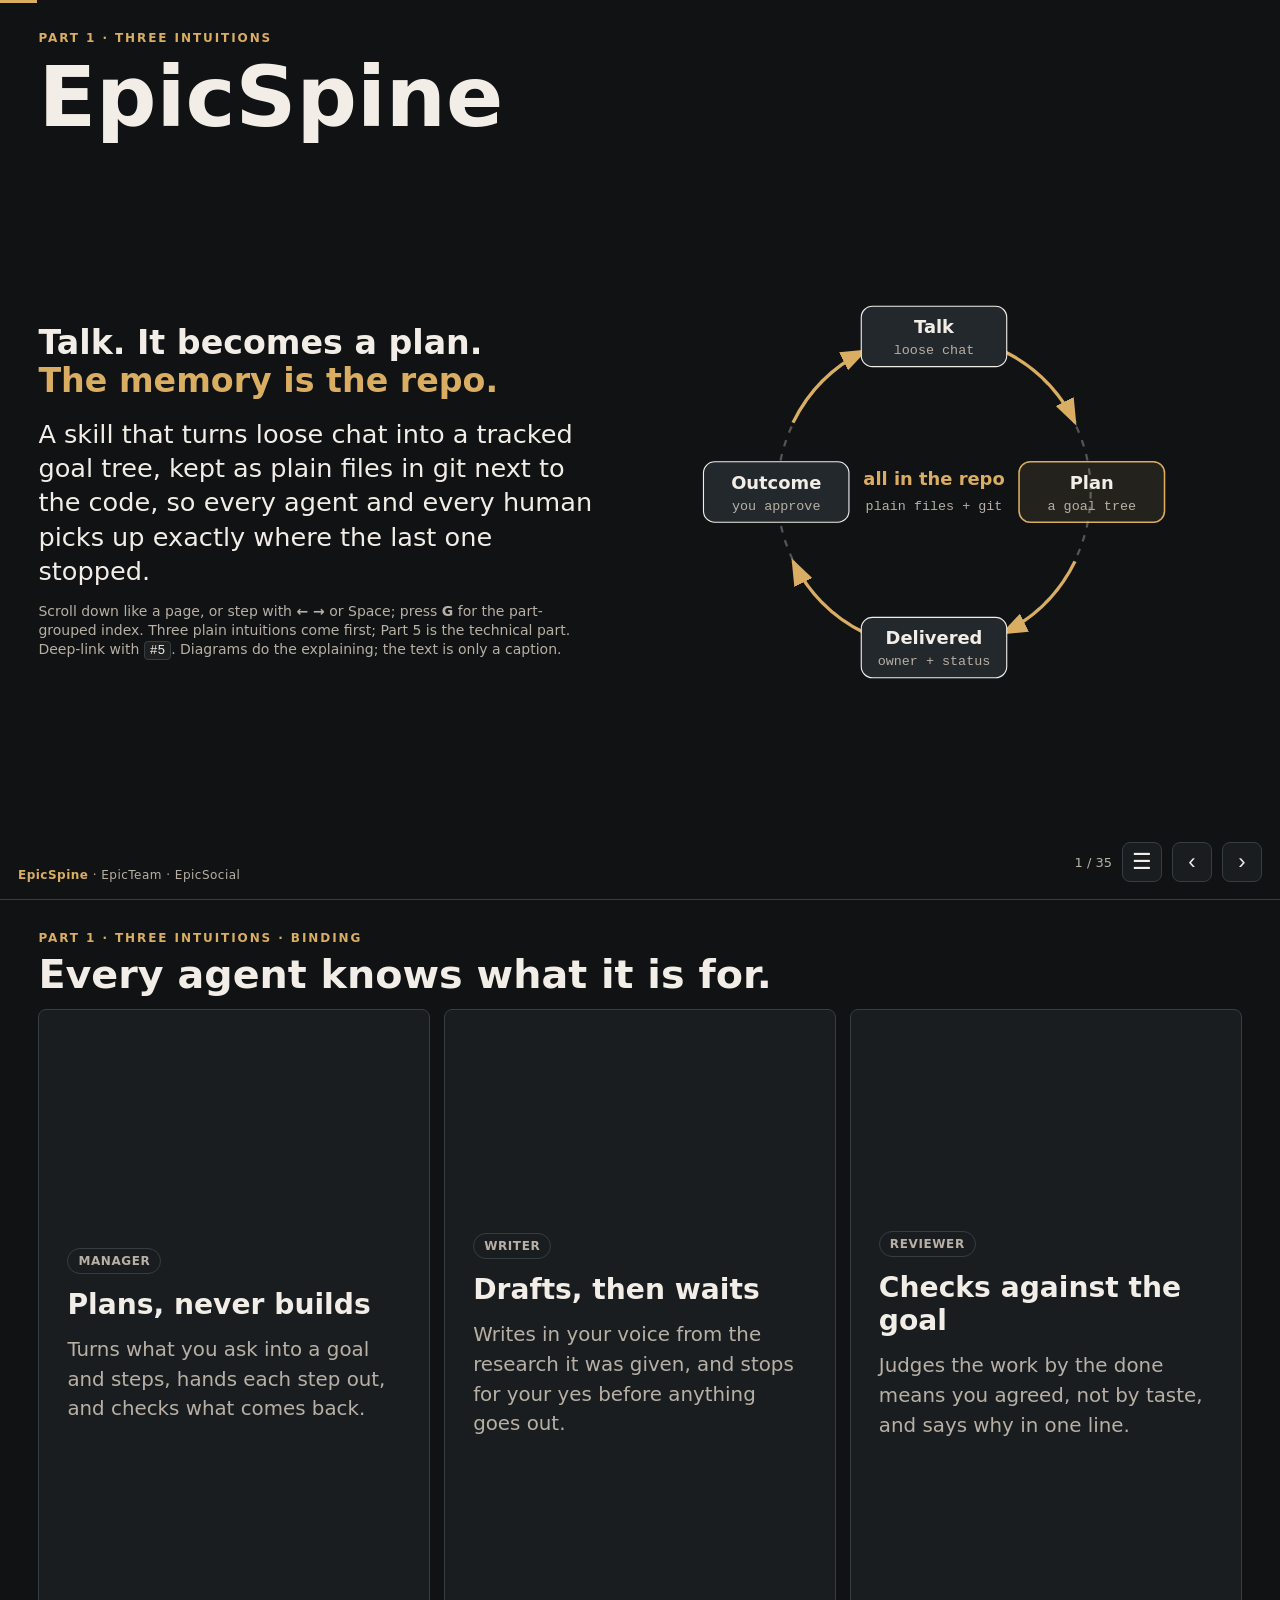
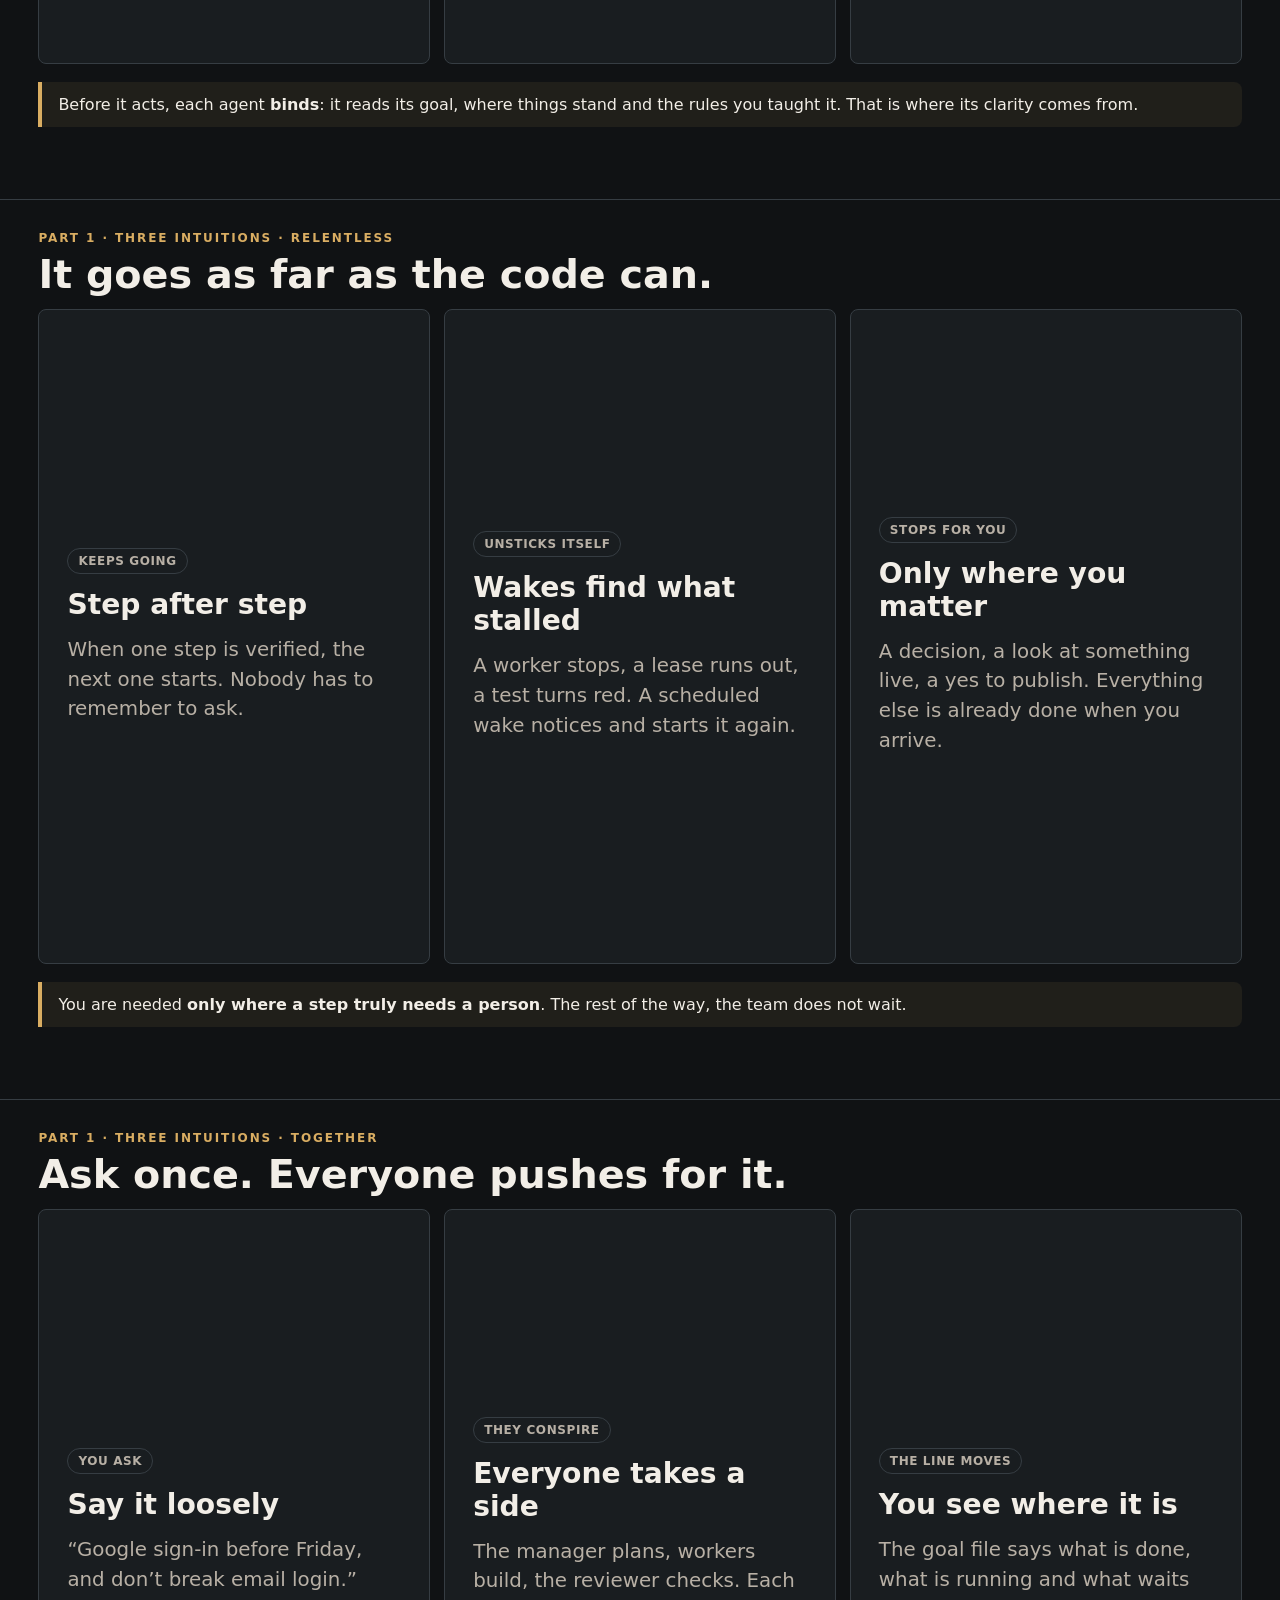
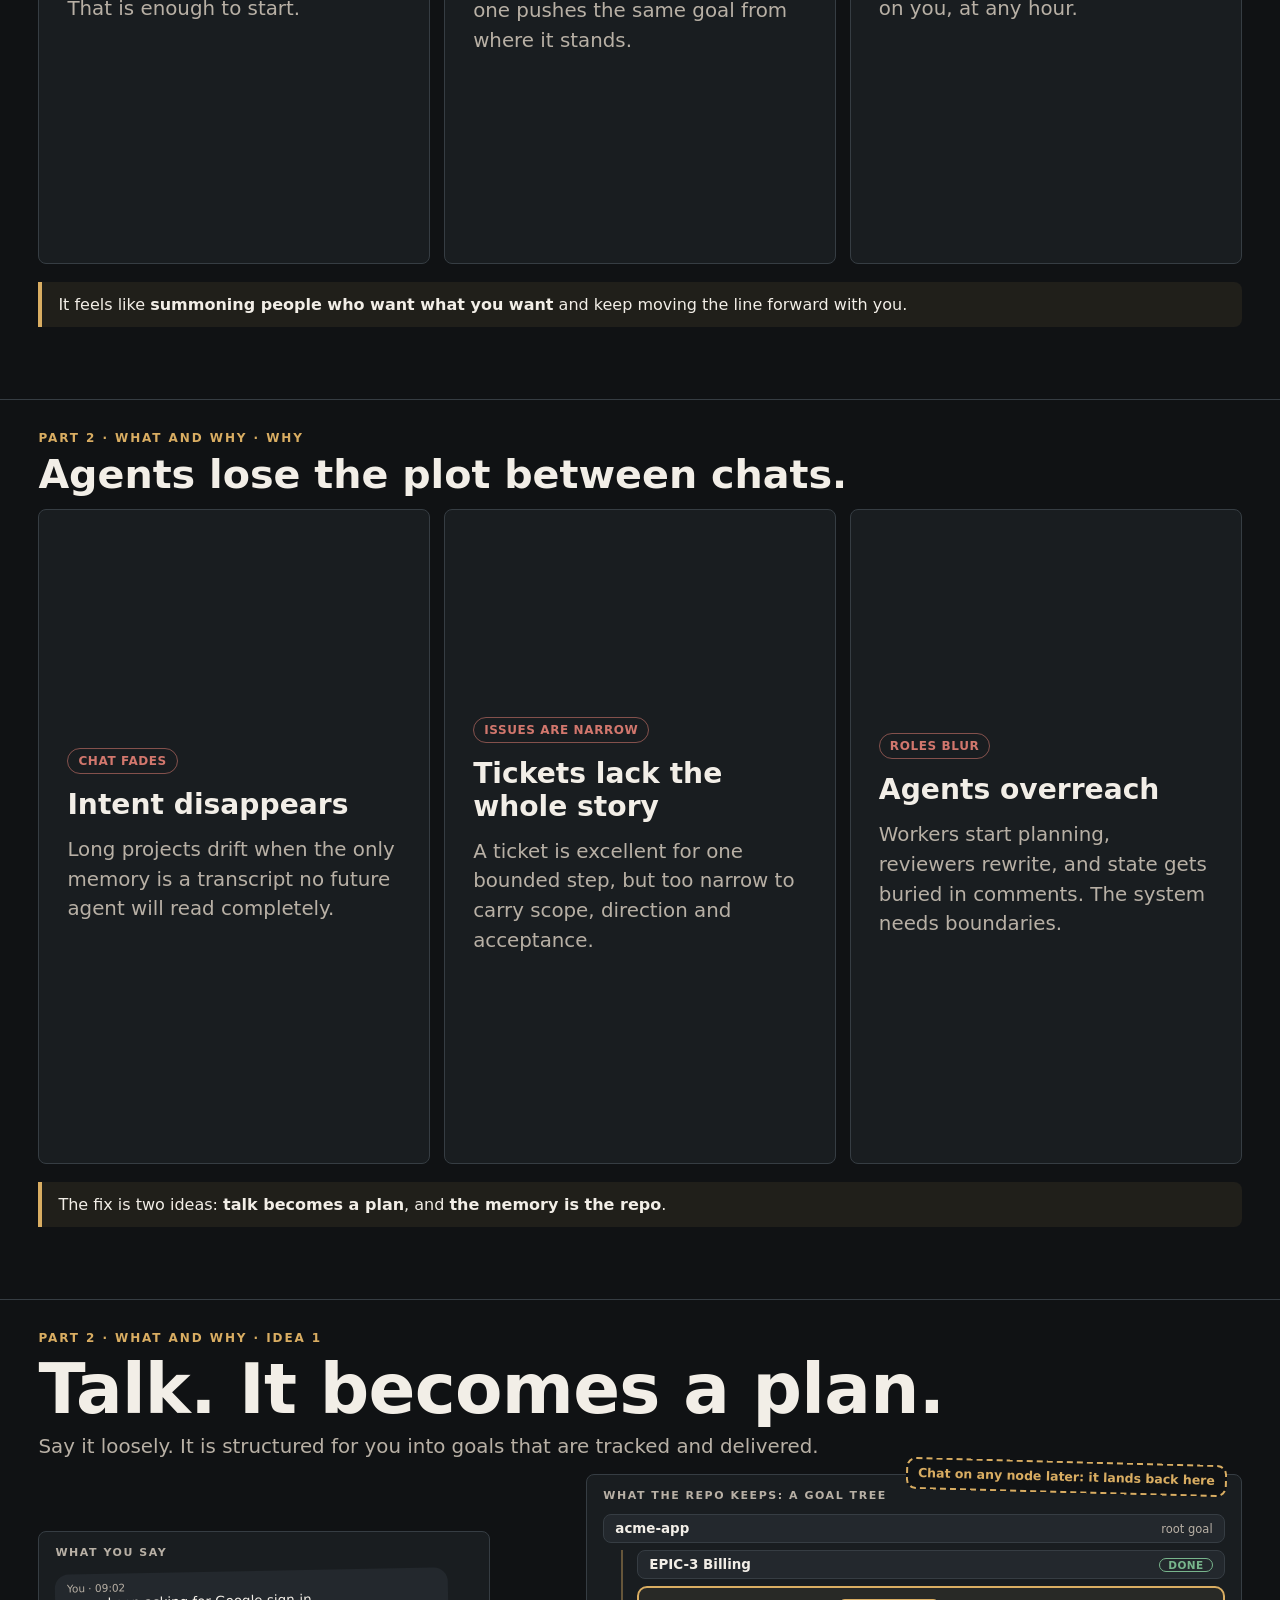
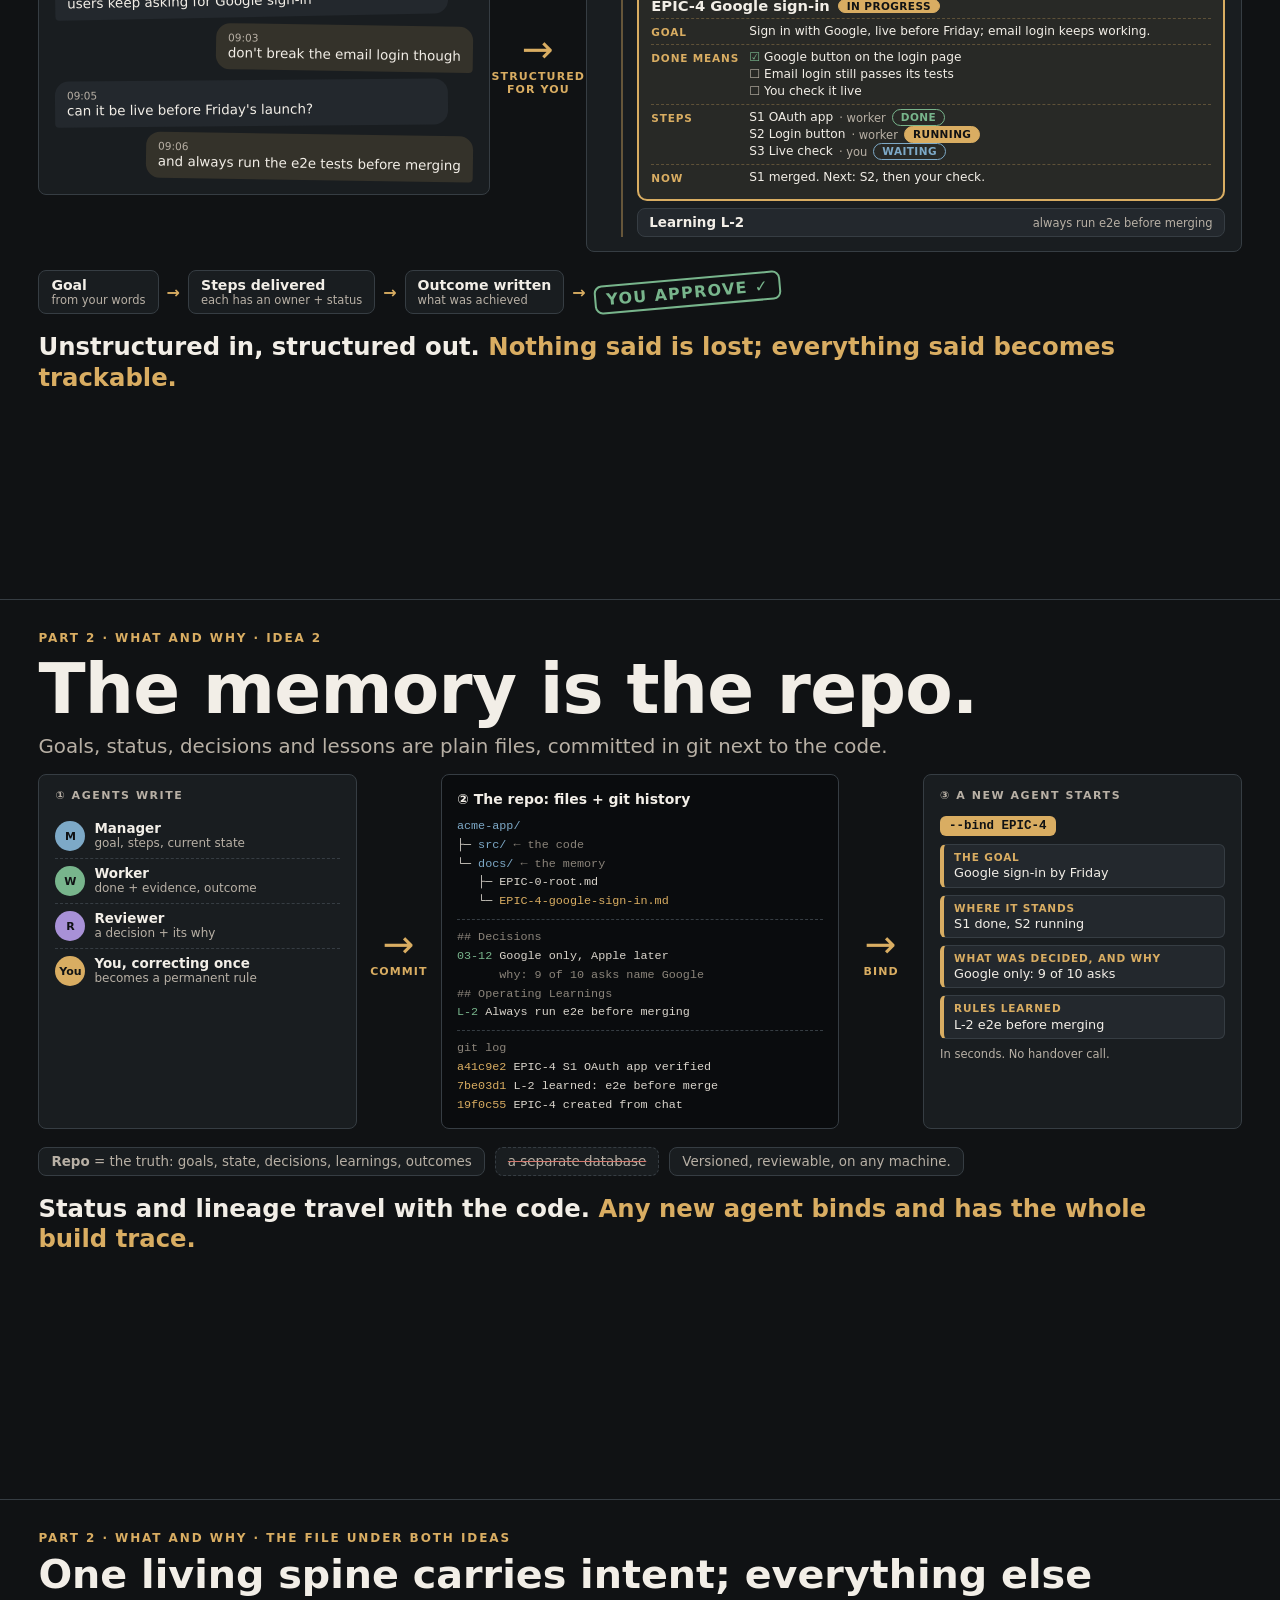
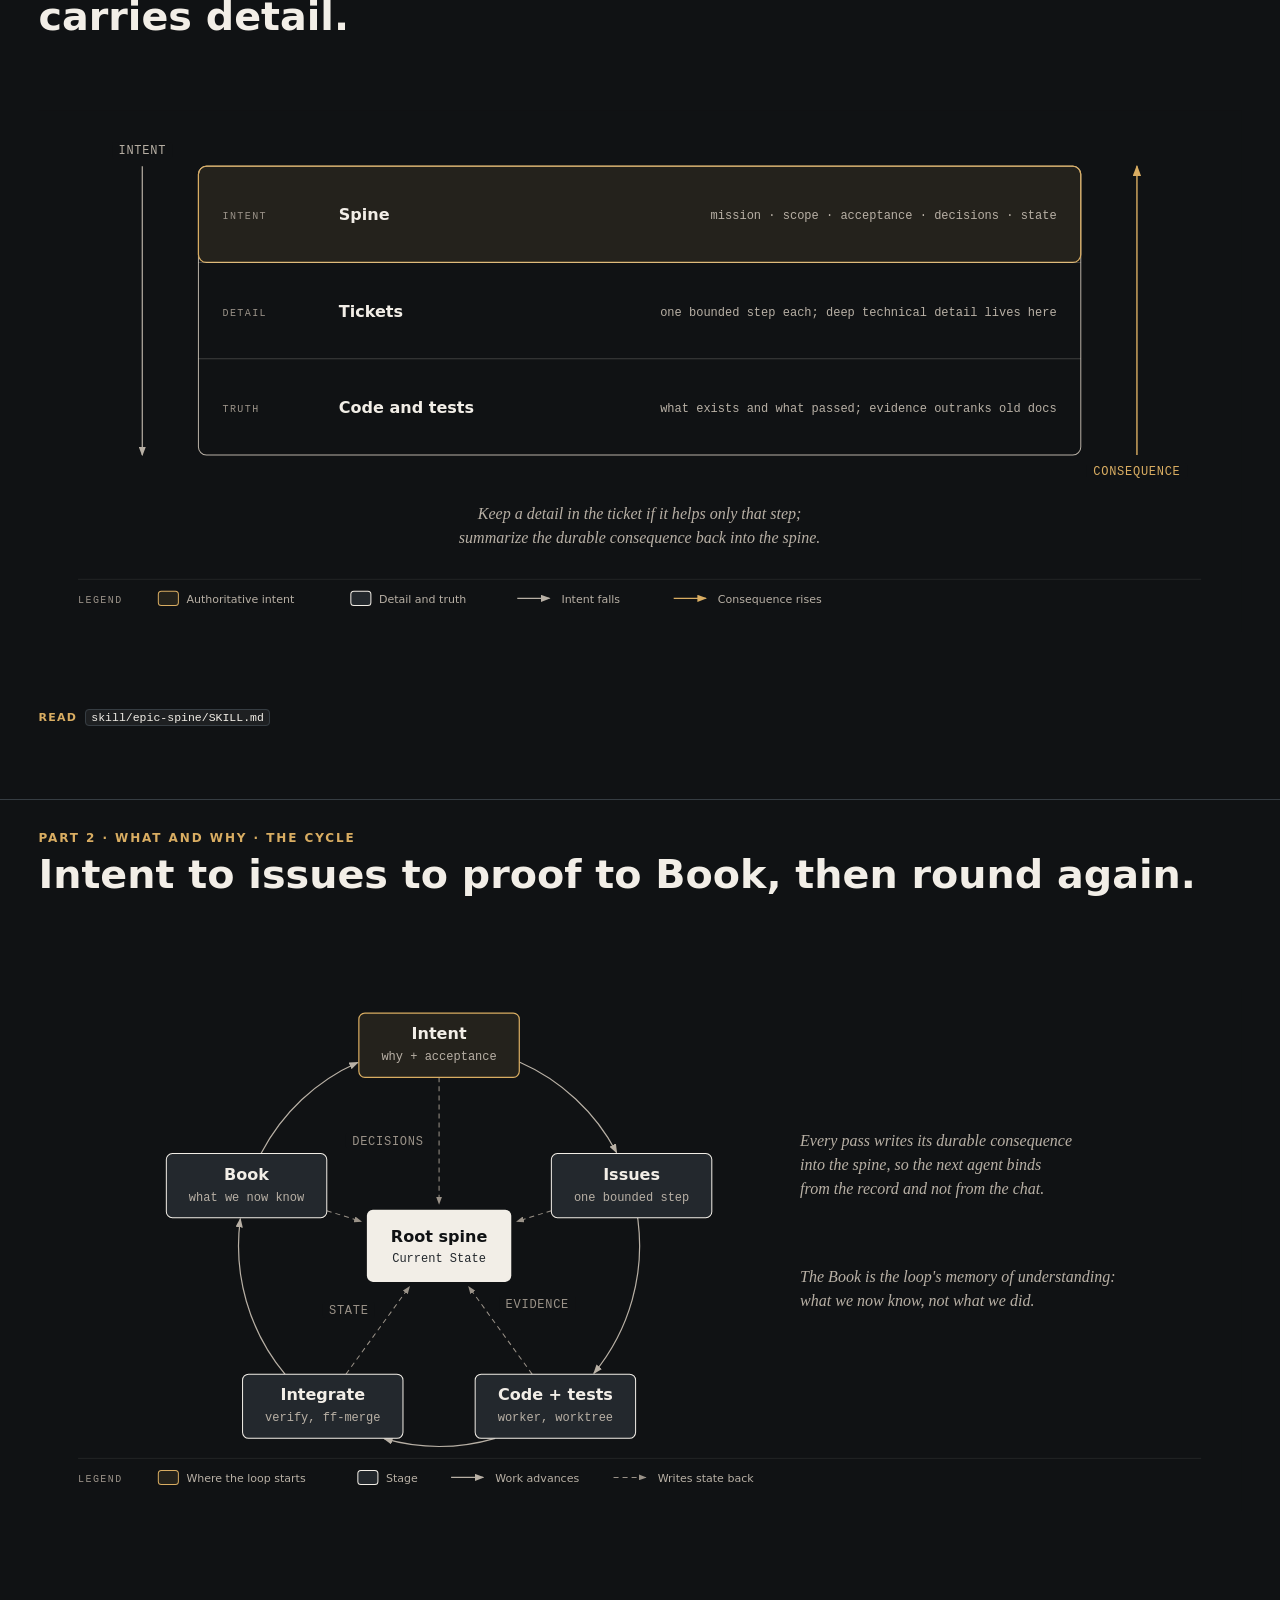
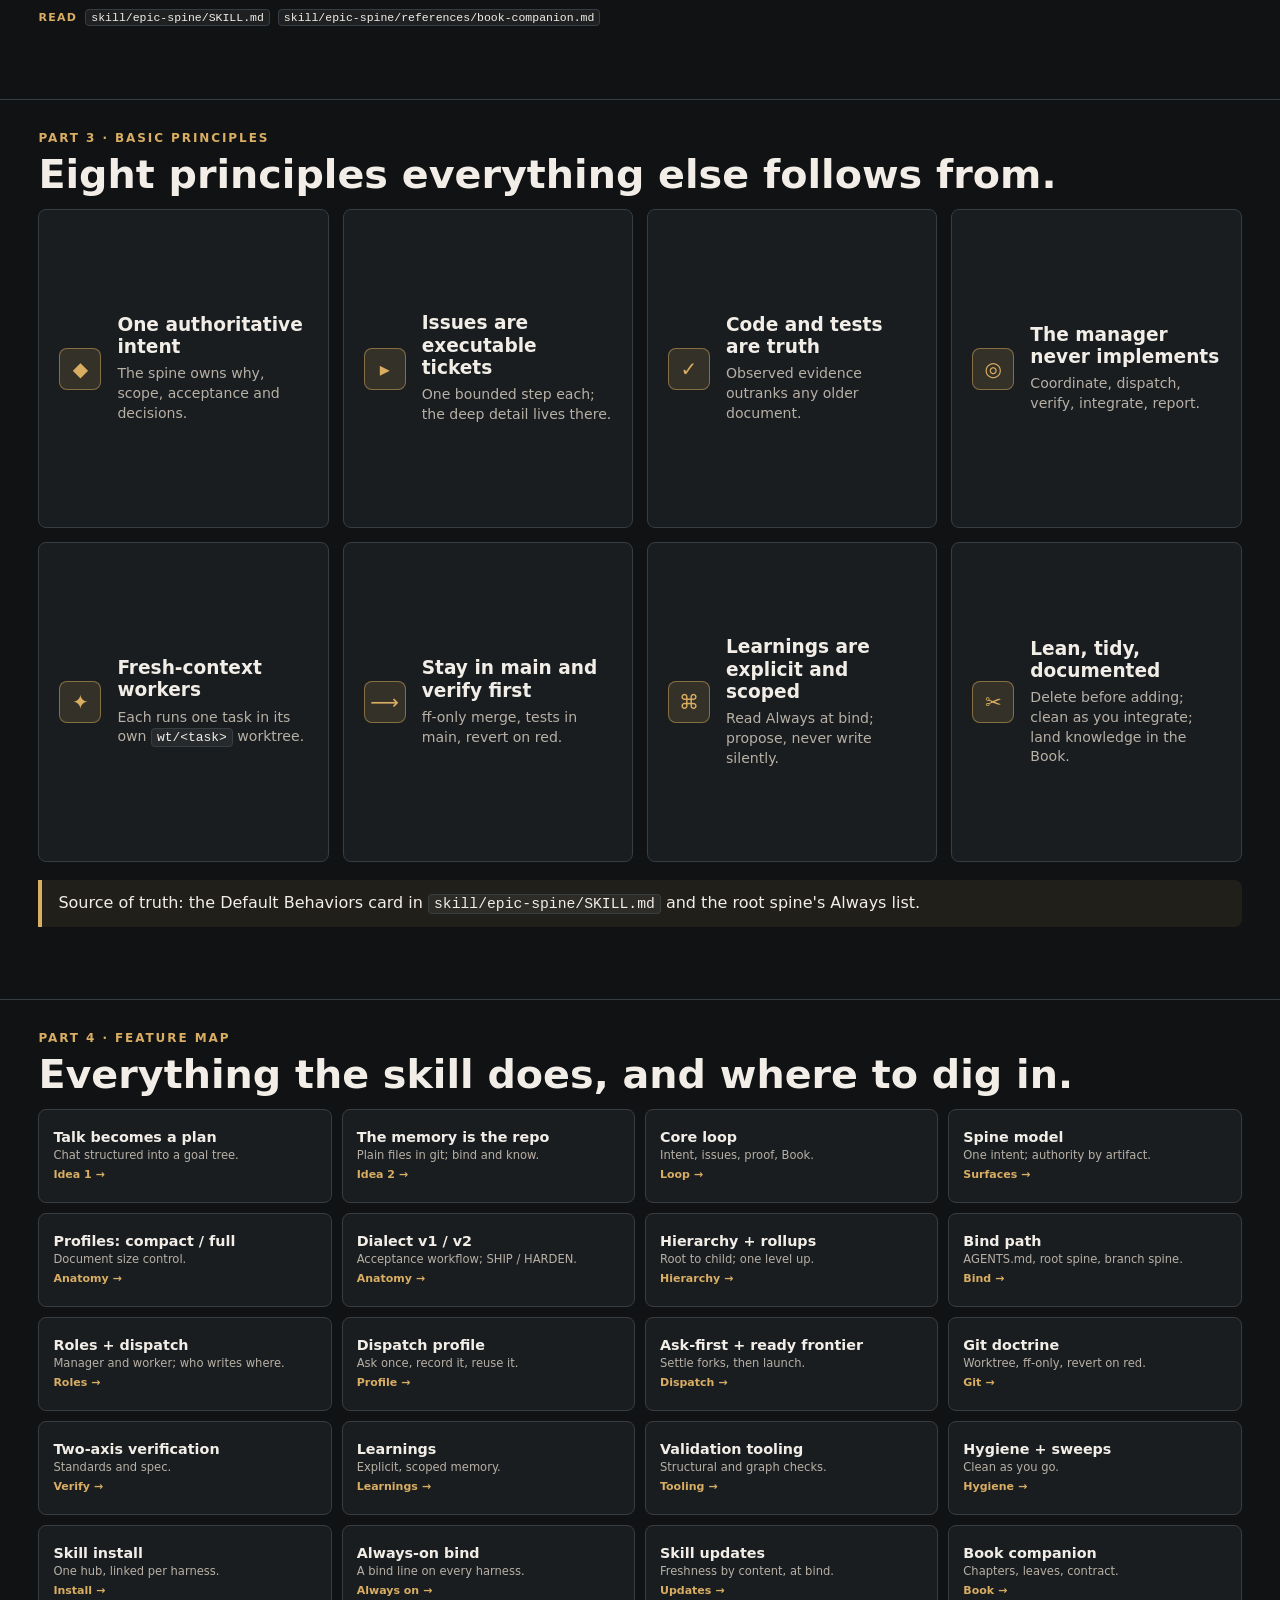
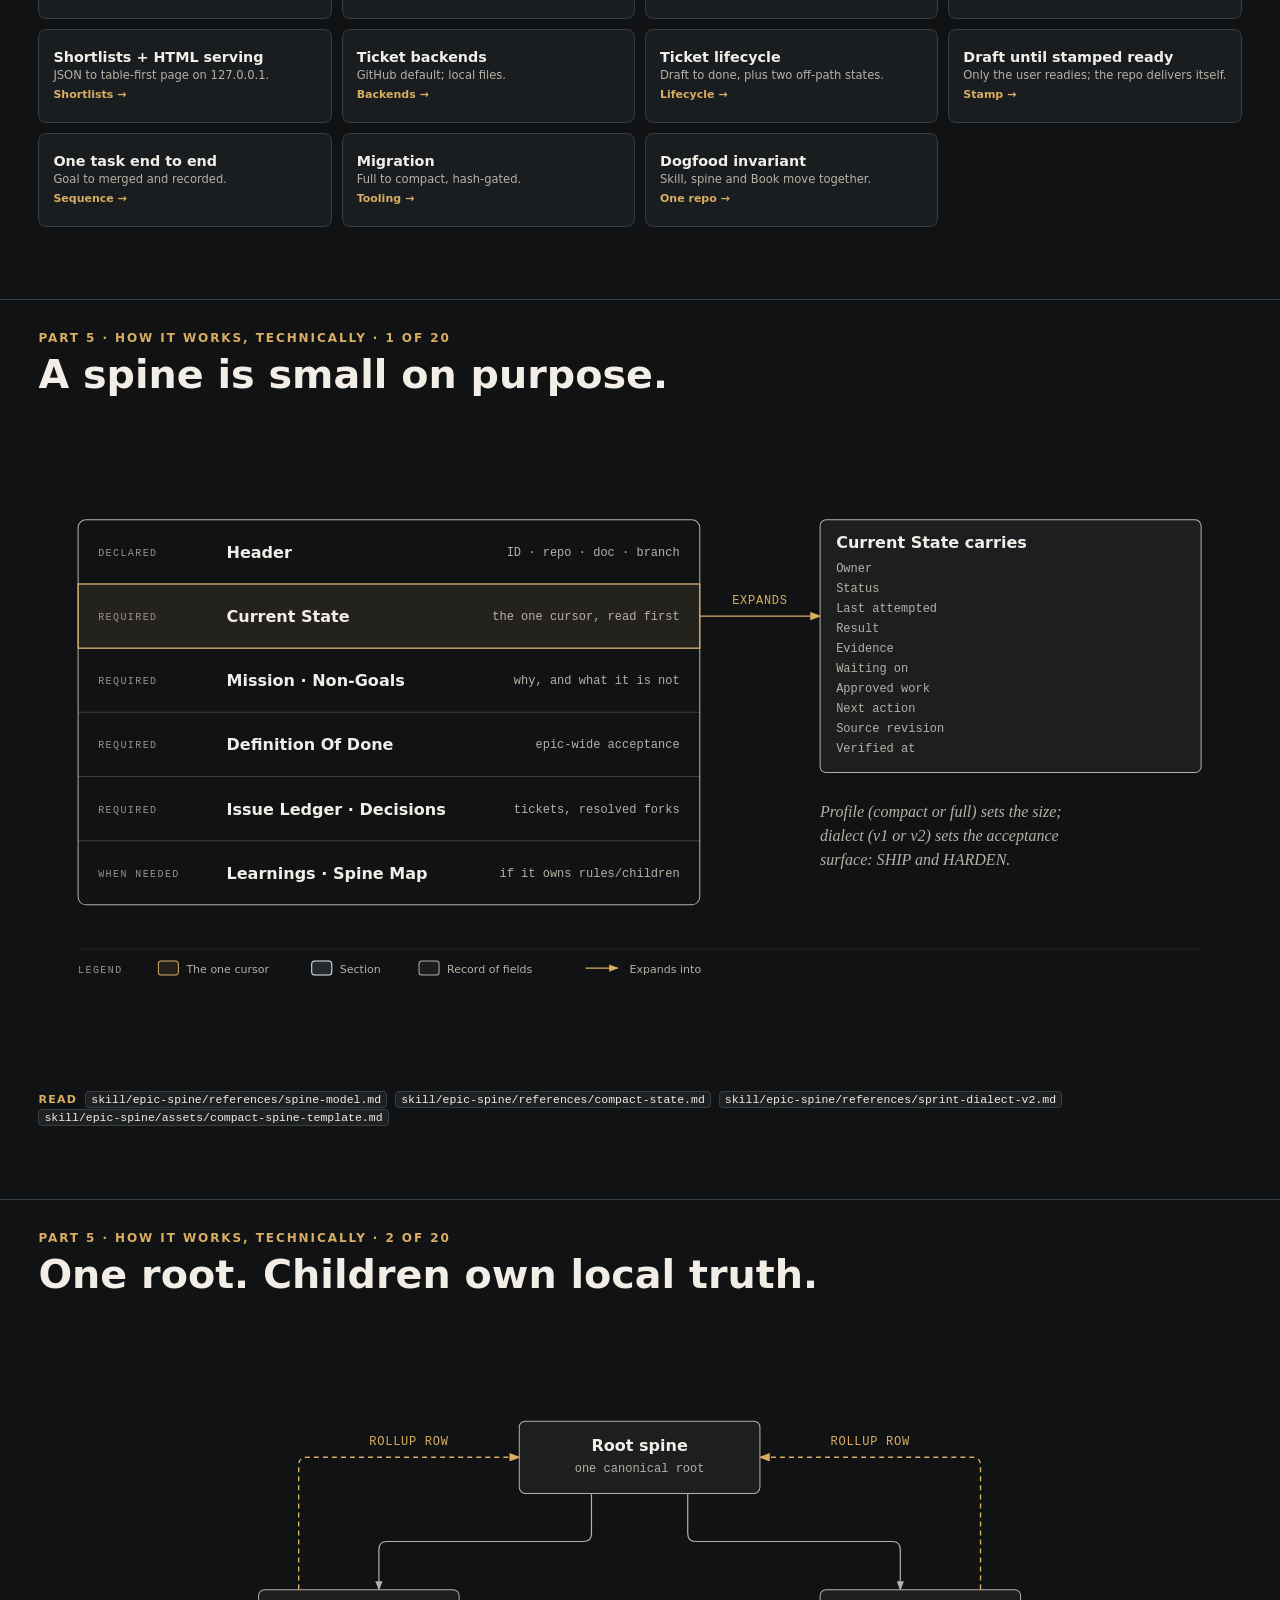
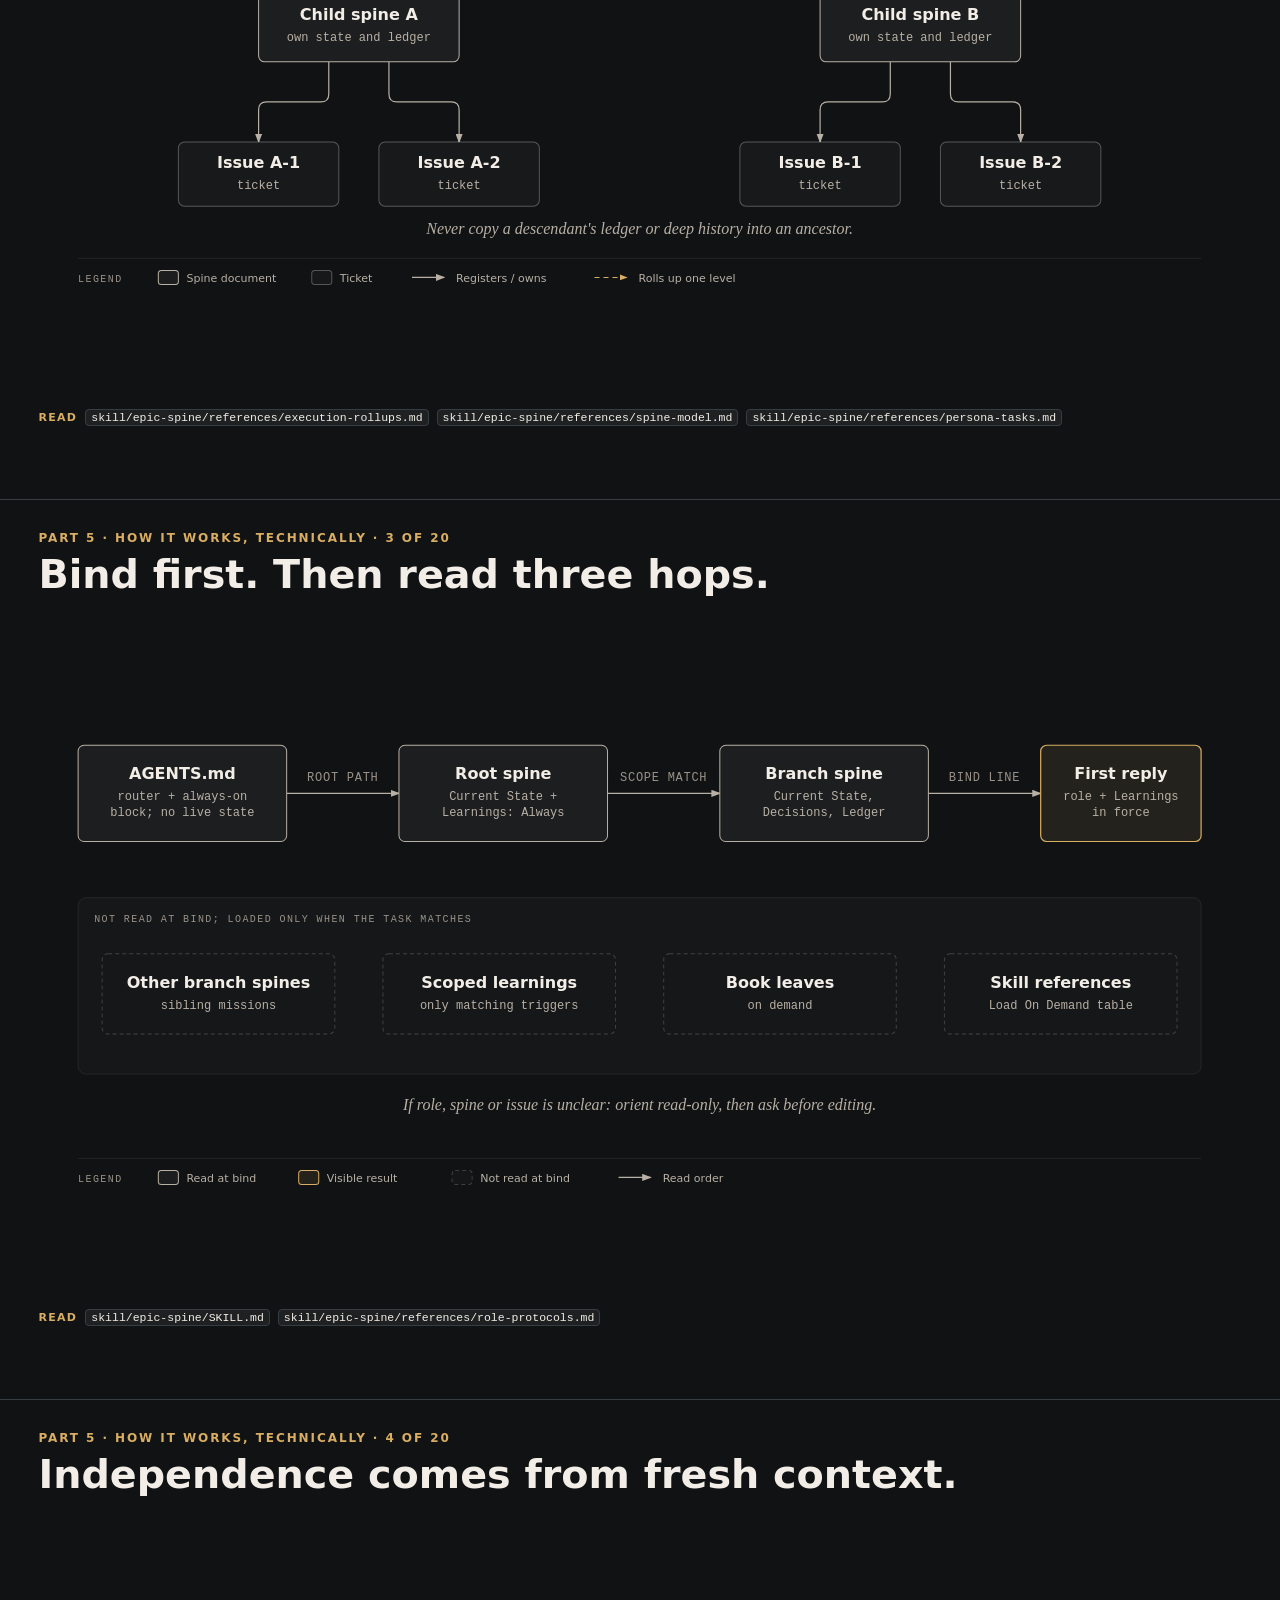
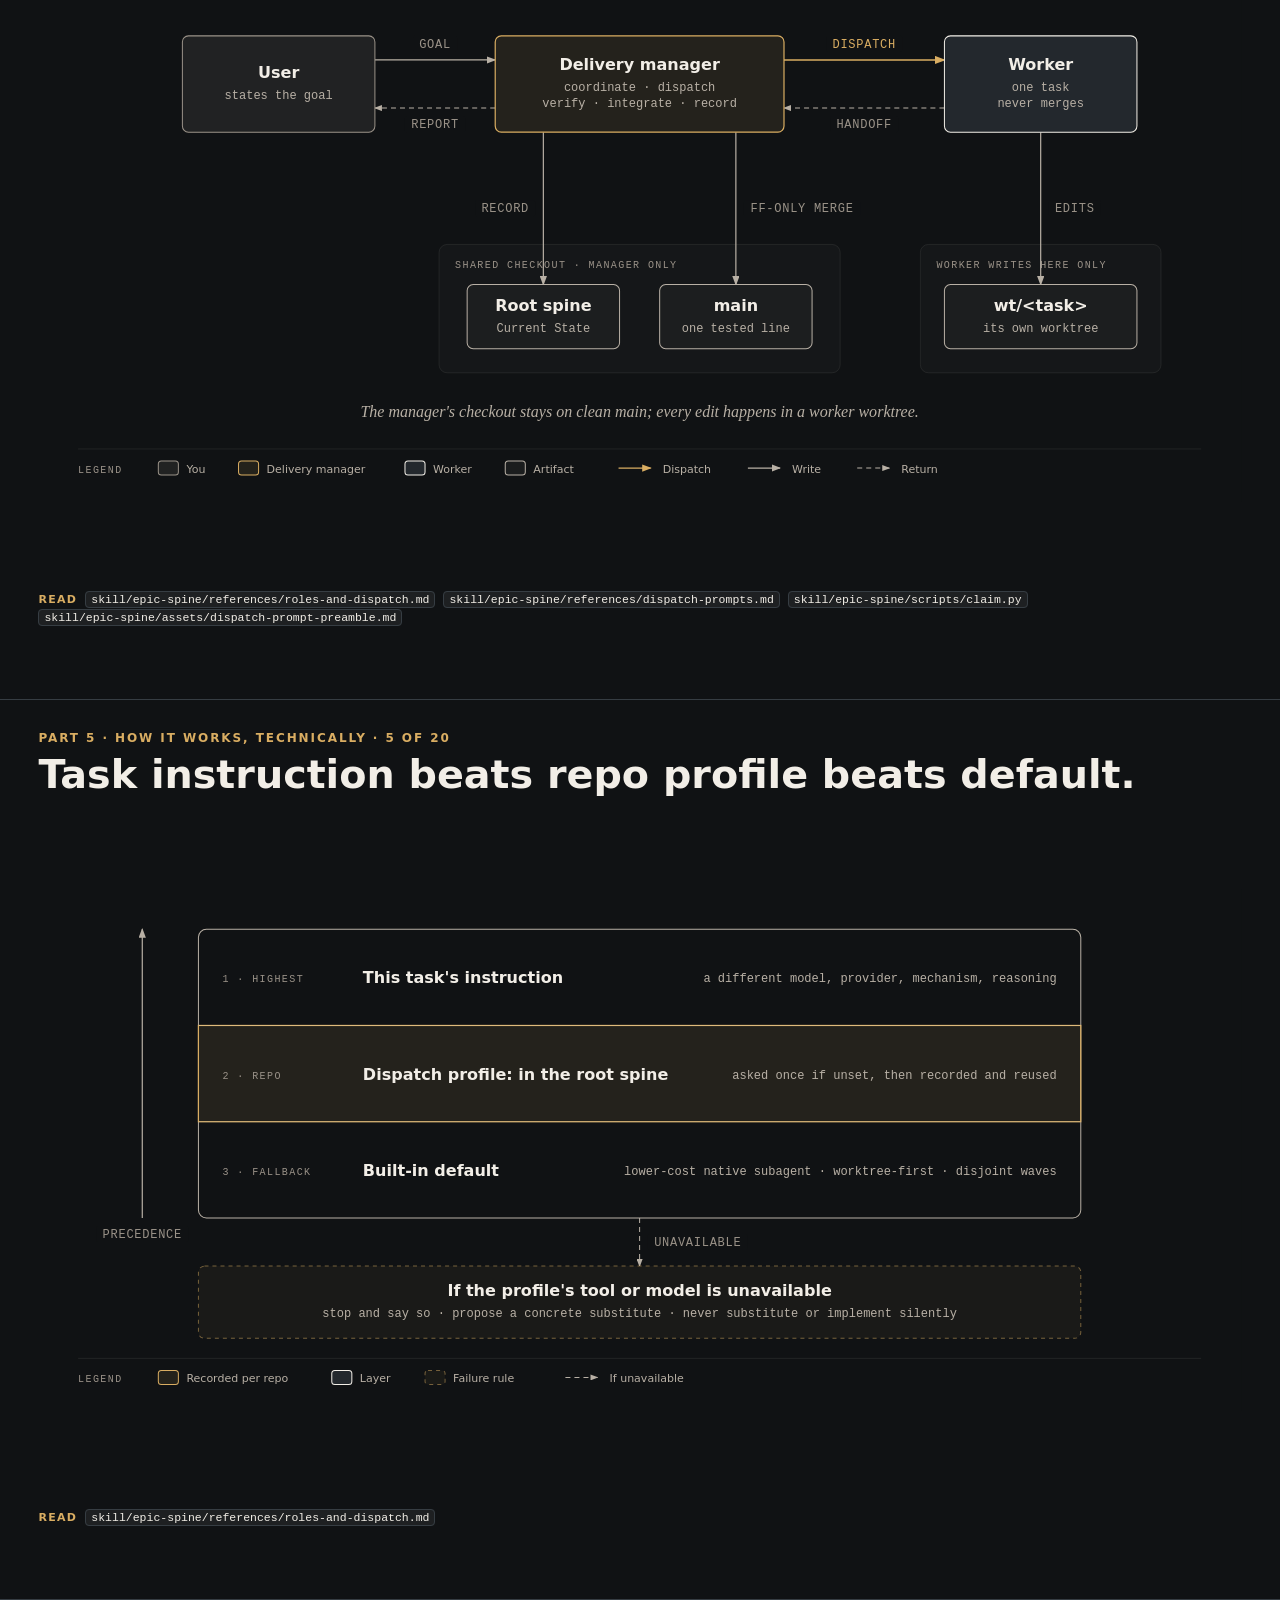
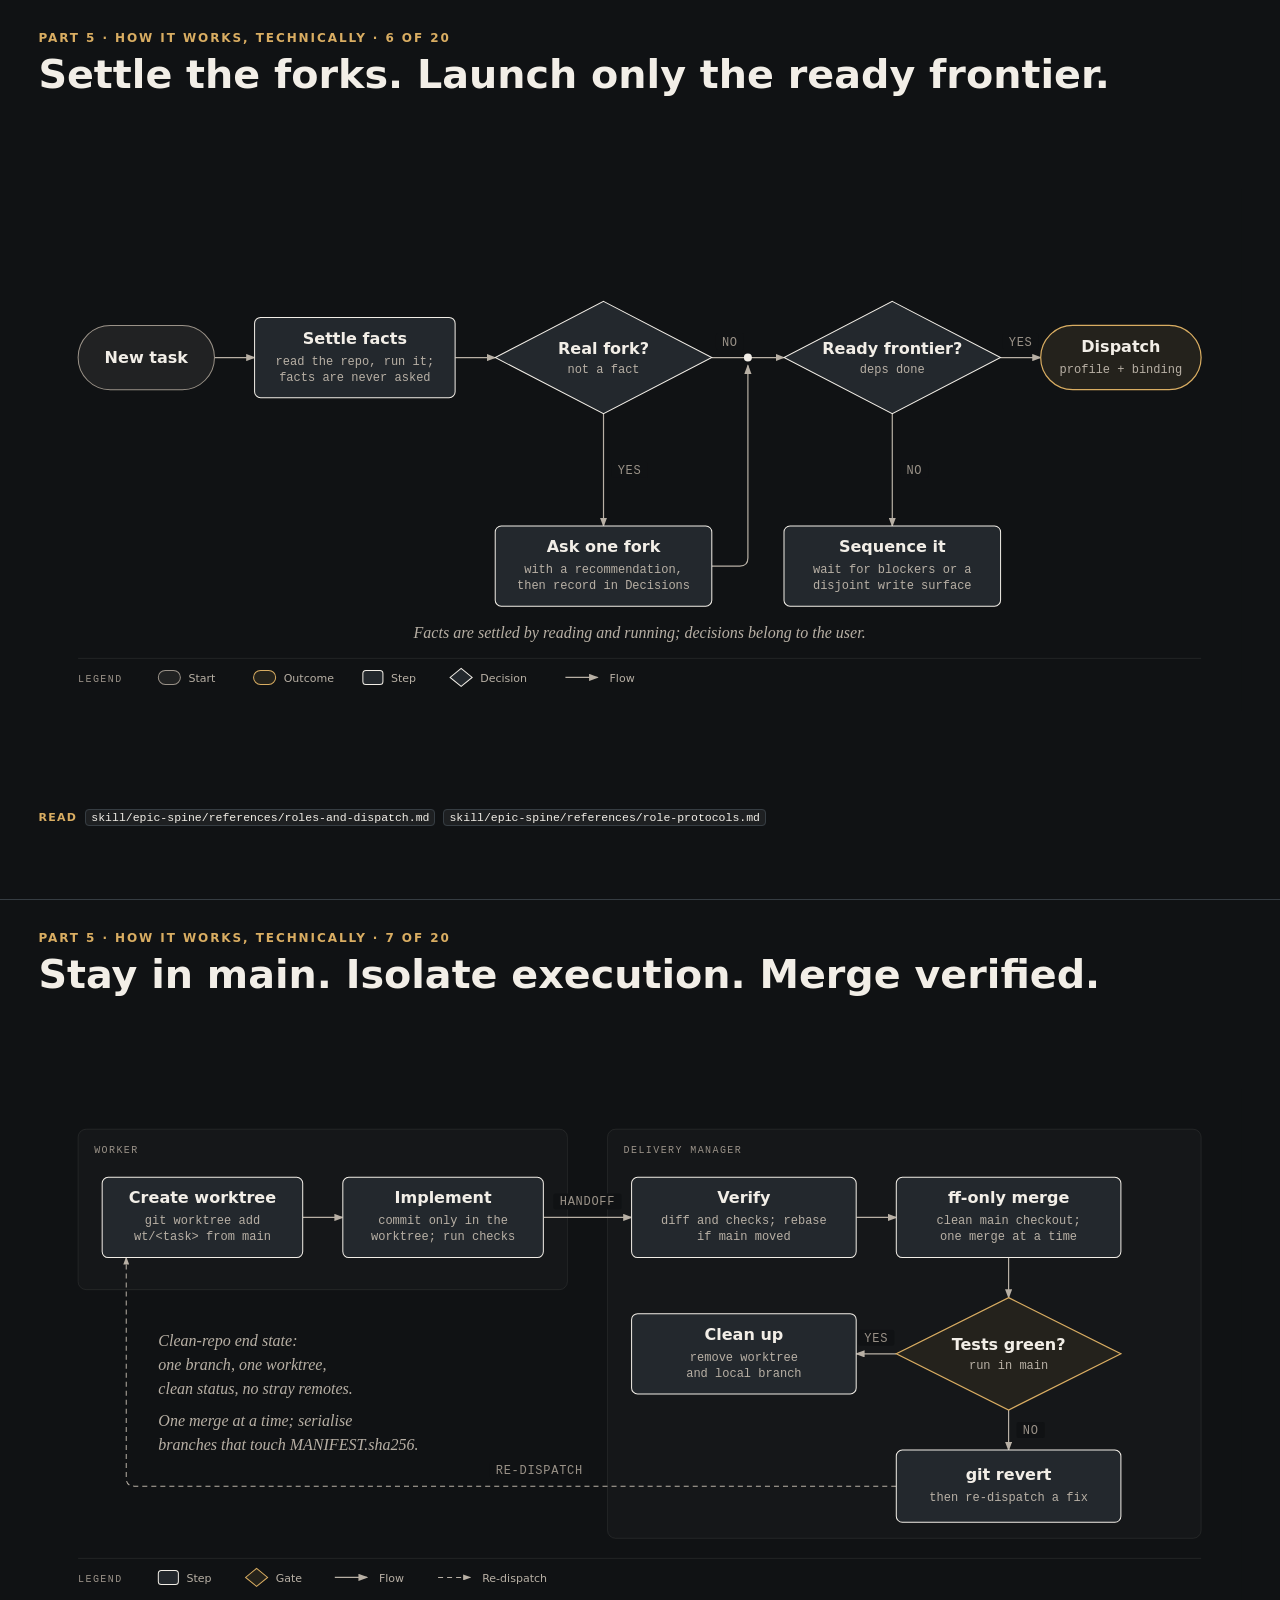
<file: book/index.html>
<!DOCTYPE html>
<html lang="en">
<head>
<meta charset="utf-8">
<meta name="viewport" content="width=device-width,initial-scale=1">
<title>EpicSpine: the Book</title>
<!-- agent_team E65-S5: one letter per product on logo C (E for EpicSpine, S for EpicSocial), made by agent_team hosted/console/scripts/gen-brand.mjs -->
<link rel="icon" href="/favicon.svg" type="image/svg+xml">
<link rel="icon" href="/favicon-32.png" type="image/png" sizes="32x32">
<link rel="icon" href="/favicon-16.png" type="image/png" sizes="16x16">
<link rel="icon" href="/favicon.ico" sizes="48x48">
<link rel="apple-touch-icon" href="/apple-touch-icon.png">
<style>
  :root {
    --bg: #101214;
    --panel: #191d20;
    --panel-2: #23282d;
    --ink: #f2eee7;
    --muted: #b8b0a5;
    --line: #363d43;
    --gold: #d9ad62;
    --green: #78b58c;
    --blue: #7da9c7;
    --red: #d2776d;
    --violet: #a891d7;
    --font-sans: Inter, ui-sans-serif, system-ui, -apple-system, BlinkMacSystemFont, "Segoe UI", sans-serif;
    --font-mono: ui-monospace, SFMono-Regular, Menlo, Consolas, monospace;
    --font-serif: "Instrument Serif", ui-serif, Georgia, "Times New Roman", serif;

    /* diagram roles (diagram-design tokens, mapped onto the deck variables) */
    --d-paper: var(--bg);
    --d-paper2: var(--panel-2);
    --d-ink: var(--ink);
    --d-muted: var(--muted);
    --d-soft: #9a9288;
    --d-accent: var(--gold);
    --d-link: var(--blue);
    --d-tint: rgba(217, 173, 98, .10);
    --d-tint05: rgba(217, 173, 98, .05);
    --d-tint50: rgba(217, 173, 98, .50);
    --d-w02: rgba(242, 238, 231, .02);
    --d-w03: rgba(242, 238, 231, .03);
    --d-w05: rgba(242, 238, 231, .05);
    --d-m10: rgba(184, 176, 165, .10);
    --d-r10: rgba(242, 238, 231, .10);
    --d-r20: rgba(242, 238, 231, .20);
    --d-r30: rgba(242, 238, 231, .30);
  }

  * { box-sizing: border-box; }
  html, body {
    margin: 0;
    min-height: 100%;
    background: var(--bg);
    color: var(--ink);
    font-family: var(--font-sans);
  }
  /* E43-S5: the deck scrolls like a page, each slide one screen tall; no snap, so a short scroll stays where you left it */
  /* every slide is on the page now, so a long path breaks instead of widening a phone */
  .slide code { overflow-wrap: anywhere; }
  .progress {
    position: fixed;
    top: 0;
    left: 0;
    z-index: 5;
    height: 3px;
    width: 0;
    background: var(--gold);
    transition: width .18s ease;
  }
  .deck { position: relative; }
  .slide {
    display: grid;
    grid-template-rows: auto 1fr;
    grid-template-columns: minmax(0, 1fr);
    gap: 14px;
    min-height: 100vh;
    min-height: 100svh;
    padding: 3.4vh 3vw 72px;
    border-bottom: 1px solid var(--line);
  }
  .eyebrow {
    color: var(--gold);
    font-size: 12px;
    font-weight: 760;
    letter-spacing: .16em;
    text-transform: uppercase;
  }
  h1, h2 {
    margin: 8px 0 0;
    letter-spacing: 0;
    line-height: 1.06;
    font-weight: 780;
  }
  h1 { font-size: clamp(46px, 6.6vw, 88px); max-width: 1120px; }
  h2 { font-size: clamp(26px, 3.1vw, 46px); max-width: 1180px; }
  h3 {
    margin: 0 0 8px;
    font-size: clamp(16px, 1.5vw, 22px);
    letter-spacing: 0;
  }
  p {
    margin: 0;
    color: var(--muted);
    font-size: clamp(16px, 1.7vw, 25px);
    line-height: 1.34;
    max-width: 1120px;
  }
  .lead { font-size: clamp(19px, 2vw, 30px); color: var(--ink); }
  .body {
    min-height: 0;
    display: flex;
    flex-direction: column;
    justify-content: flex-start;
    gap: 18px;
  }
  .two {
    display: grid;
    grid-template-columns: minmax(0, .95fr) minmax(360px, 1.05fr);
    gap: 30px;
    align-items: center;
  }
  .grid { display: grid; grid-template-columns: repeat(3, minmax(0, 1fr)); gap: 14px; }
  .card, .box, .screen, .tile, .pcard {
    background: var(--panel);
    border: 1px solid var(--line);
    border-radius: 8px;
  }
  .card { padding: 18px; }
  .card p, .card li {
    color: var(--muted);
    font-size: clamp(13px, 1.05vw, 16px);
    line-height: 1.45;
  }
  .grid.fill { flex: 1 1 0; min-height: 0; grid-auto-rows: minmax(0, 1fr); }
  .card.big { padding: 30px 28px; min-height: 0; display: flex; flex-direction: column; justify-content: center; }
  .card.big h3 { font-size: clamp(24px, 2.2vw, 34px); margin-bottom: 14px; }
  .card.big p { font-size: clamp(17px, 1.55vw, 23px); line-height: 1.5; }
  .card.big .tag { font-size: 12px; min-height: 26px; margin-bottom: 14px; align-self: flex-start; }
  .tag {
    display: inline-flex;
    align-items: center;
    min-height: 24px;
    border: 1px solid var(--line);
    border-radius: 999px;
    padding: 3px 10px;
    color: var(--muted);
    font-size: 11px;
    font-weight: 760;
    letter-spacing: .05em;
    text-transform: uppercase;
    white-space: nowrap;
    margin-bottom: 8px;
  }
  .tag.red { color: var(--red); border-color: rgba(210, 119, 109, .58); }
  .screen { overflow: hidden; }
  .bar {
    height: 38px;
    display: flex;
    align-items: center;
    gap: 8px;
    padding: 0 14px;
    border-bottom: 1px solid var(--line);
    color: var(--muted);
    font-size: 13px;
  }
  .dot { width: 10px; height: 10px; border-radius: 50%; background: var(--line); }
  .dot:nth-child(1) { background: var(--red); }
  .dot:nth-child(2) { background: var(--gold); }
  .dot:nth-child(3) { background: var(--green); }
  .screen-body { display: grid; gap: 9px; padding: 16px; }
  .row {
    display: grid;
    grid-template-columns: 140px 1fr 84px;
    gap: 12px;
    align-items: center;
    min-height: 42px;
    border: 1px solid var(--line);
    border-radius: 8px;
    background: var(--panel-2);
    padding: 10px 14px;
  }
  .row strong { font-size: 14px; font-family: var(--font-mono); }
  .row span { color: var(--muted); font-size: 13px; line-height: 1.35; }
  .pill {
    justify-self: end;
    border: 1px solid rgba(217, 173, 98, .55);
    border-radius: 999px;
    color: var(--gold);
    padding: 3px 9px;
    font-size: 11px;
    font-weight: 760;
    text-transform: uppercase;
  }
  .callout {
    border-left: 4px solid var(--gold);
    background: rgba(217, 173, 98, .08);
    padding: 12px 16px;
    border-radius: 0 8px 8px 0;
  }
  .callout p { font-size: clamp(14px, 1.25vw, 20px); color: var(--ink); }
  code, .mono {
    font-family: var(--font-mono);
    font-size: .92em;
    color: var(--ink);
    background: rgba(255, 255, 255, .06);
    border: 1px solid var(--line);
    border-radius: 4px;
    padding: 1px 5px;
  }

  /* Part 2: principles */
  .principles { display: grid; grid-template-columns: repeat(4, minmax(0, 1fr)); grid-auto-rows: minmax(0, 1fr); gap: 14px; flex: 1 1 0; min-height: 0; }
  .pcard { padding: 18px 20px; display: grid; grid-template-columns: 44px 1fr; gap: 14px; align-items: center; }
  .pcard .g {
    width: 42px; height: 42px;
    display: grid; place-items: center;
    border-radius: 8px;
    background: rgba(217, 173, 98, .14);
    border: 1px solid rgba(217, 173, 98, .5);
    color: var(--gold);
    font-size: 20px;
  }
  .pcard strong { display: block; font-size: clamp(15px, 1.45vw, 21px); line-height: 1.2; margin-bottom: 6px; }
  .pcard span { color: var(--muted); font-size: clamp(12.5px, 1.1vw, 16px); line-height: 1.4; display: block; }

  /* Part 3: feature map */
  .tiles { display: grid; grid-template-columns: repeat(4, minmax(0, 1fr)); grid-auto-rows: minmax(0, 1fr); gap: 10px; flex: 1 1 0; min-height: 0; }
  .tile { display: flex; flex-direction: column; justify-content: center; padding: 10px 14px; text-decoration: none; color: var(--ink); }
  .tile:hover { border-color: rgba(217, 173, 98, .65); }
  .tile strong { display: block; font-size: clamp(13px, 1.12vw, 16.5px); margin-bottom: 3px; }
  .tile span { display: block; color: var(--muted); font-size: clamp(11px, .9vw, 13px); line-height: 1.3; }
  .tile .go { display: block; color: var(--gold); font-size: 11px; font-weight: 760; margin-top: 5px; }

  /* diagrams: inline SVG on the page paper, no chrome, no shadow */
  .dg { flex: 1 1 0; min-height: 0; overflow-x: auto; }
  .dg svg { width: 100%; height: 100%; display: block; }
  .nn { font: 600 16px var(--font-sans); fill: var(--d-ink); }
  .sl { font: 400 12px var(--font-mono); fill: var(--d-muted); }
  .al { font: 400 12px var(--font-mono); letter-spacing: .06em; }
  .ey { font: 500 10px var(--font-mono); letter-spacing: .14em; fill: var(--d-soft); }
  .lg { font: 400 11px var(--font-sans); fill: var(--d-muted); }
  .co { font: italic 400 16px var(--font-serif); fill: var(--d-muted); }
  .nh { fill: var(--d-paper); } .nh2 { fill: var(--d-paper2); }
  .fp { fill: var(--d-paper); } .f2 { fill: var(--d-paper2); }
  .fi { fill: var(--d-ink); } .fm { fill: var(--d-muted); } .fs { fill: var(--d-soft); }
  .fa { fill: var(--d-accent); } .fk { fill: var(--d-link); }
  .ft { fill: var(--d-tint); } .fa05 { fill: var(--d-tint05); }
  .fw2 { fill: var(--d-w02); } .fw3 { fill: var(--d-w03); } .fw5 { fill: var(--d-w05); } .fm10 { fill: var(--d-m10); }
  .si { stroke: var(--d-ink); } .sm { stroke: var(--d-muted); } .ss { stroke: var(--d-soft); }
  .sa { stroke: var(--d-accent); } .sk { stroke: var(--d-link); } .sa5 { stroke: var(--d-tint50); }
  .sr { stroke: var(--d-r10); } .sr2 { stroke: var(--d-r20); } .sr3 { stroke: var(--d-r30); }
  .read { color: var(--muted); font-size: 12.5px; line-height: 1.5; max-width: none; }
  .read code { font-size: 11.5px; margin-right: 4px; white-space: nowrap; }
  @media (max-width: 900px) { .read code { white-space: normal; } }
  .read b { color: var(--gold); font-size: 11px; letter-spacing: .12em; text-transform: uppercase; margin-right: 8px; }

  /* Part 5 */
  .links { list-style: none; margin: 0; padding: 0; display: grid; gap: 7px; }
  .links li {
    display: grid;
    grid-template-columns: minmax(150px, 300px) 1fr;
    gap: 14px;
    align-items: baseline;
    padding: 8px 13px;
    border: 1px solid var(--line);
    border-radius: 8px;
    background: var(--panel);
    font-size: clamp(12.5px, 1vw, 15px);
  }
  .links a { color: var(--gold); text-decoration: none; font-family: var(--font-mono); }
  .links a:hover { text-decoration: underline; }
  .links span { color: var(--muted); }
  .hint { color: var(--muted); font-size: 14px; }
  .filemap { display: grid; grid-template-columns: 1fr; gap: 9px; align-content: start; }
  .filemap div { color: var(--muted); font-size: 11px; line-height: 1.5; }
  .filemap code { font-size: 10.5px; padding: 0 4px; margin-right: 4px; display: inline-block; }
  .filemap b { display: block; color: var(--gold); font-size: 11px; letter-spacing: .08em; text-transform: uppercase; margin-bottom: 3px; }

  .family {
    position: fixed;
    left: 18px;
    bottom: 18px;
    z-index: 20;
    color: var(--muted);
    font-size: 12px;
    letter-spacing: .04em;
  }
  .family b { color: var(--gold); font-weight: 760; }
  .family a { color: inherit; text-decoration: none; }
  .family a:hover, .family a:focus-visible { text-decoration: underline; }
  @media (max-width: 720px) { .family { display: none; } }

  .controls {
    position: fixed;
    right: 18px;
    bottom: 18px;
    display: flex;
    align-items: center;
    gap: 10px;
    z-index: 20;
  }
  .controls span {
    color: var(--muted);
    font-size: 13px;
    min-width: 62px;
    text-align: right;
    font-variant-numeric: tabular-nums;
  }
  button {
    width: 40px; height: 40px;
    border: 1px solid var(--line);
    border-radius: 8px;
    background: var(--panel);
    color: var(--ink);
    font-size: 22px;
    line-height: 1;
    cursor: pointer;
  }
  button:hover { border-color: rgba(217, 173, 98, .65); }
  button:focus-visible, a:focus-visible { outline: 2px solid var(--gold); outline-offset: 2px; }

  .index {
    position: fixed;
    inset: 0;
    z-index: 30;
    display: none;
    background: rgba(0, 0, 0, .62);
    padding: 4vh 6vw;
    overflow: auto;
  }
  .index.open { display: block; }
  .index-panel {
    max-width: 980px;
    margin: 0 auto;
    background: var(--panel);
    border: 1px solid var(--line);
    border-radius: 12px;
    overflow: hidden;
  }
  .index-head {
    display: flex;
    align-items: center;
    justify-content: space-between;
    padding: 13px 20px;
    border-bottom: 1px solid var(--line);
  }
  .index-head h2 { font-size: 19px; margin: 0; }
  .index ol { margin: 0; padding: 6px 0 10px; list-style: none; columns: 2; column-gap: 0; }
  .index li { break-inside: avoid; }
  .idx-part { break-after: avoid; }
  .index li a {
    display: flex;
    gap: 14px;
    align-items: baseline;
    padding: 5px 20px;
    color: var(--muted);
    text-decoration: none;
    font-size: 14px;
  }
  .index li a:hover { background: var(--panel-2); color: var(--ink); }
  .index li.current a { color: var(--gold); }
  .idx-num { min-width: 1.6em; color: var(--gold); font-variant-numeric: tabular-nums; }
  .idx-part { padding: 10px 20px 3px; color: var(--gold); font-size: 11px; font-weight: 760; letter-spacing: .14em; text-transform: uppercase; }
  .index-close { width: 34px; height: 34px; font-size: 18px; }

  /* Part 1 opener: the two core ideas (talk becomes a plan; the memory is the repo) */
  h2.cs-h { font-size: clamp(40px, 5.4vw, 80px); letter-spacing: -.01em; }
  .cs-sub { font-size: clamp(16px, 1.55vw, 23px); margin-top: 8px; }
  .cs-flow { display: grid; grid-template-columns: minmax(0, 1fr) 72px minmax(0, 1.45fr); gap: 12px; align-items: center; }
  .cs-flow3 { display: grid; grid-template-columns: minmax(0, 1fr) 64px minmax(0, 1.25fr) 64px minmax(0, 1fr); gap: 10px; align-items: stretch; }
  .cs-arrow { display: flex; flex-direction: column; align-items: center; justify-content: center; gap: 2px; color: var(--gold); font-size: 11px; font-weight: 760; letter-spacing: .1em; text-transform: uppercase; text-align: center; }
  .cs-arrow::before { content: "\2192"; font-size: 38px; line-height: 1; font-weight: 400; }
  .cs-card { background: var(--panel); border: 1px solid var(--line); border-radius: 8px; padding: 14px 16px; position: relative; }
  .cs-lbl { color: var(--muted); font-size: 11px; font-weight: 760; letter-spacing: .14em; text-transform: uppercase; margin: 0 0 10px; }
  .cs-chat { display: flex; flex-direction: column; gap: 8px; }
  .cs-bub { background: var(--panel-2); border-radius: 14px 14px 14px 4px; padding: 7px 12px; max-width: 94%; font-size: clamp(13px, 1.05vw, 16px); line-height: 1.35; color: var(--ink); }
  .cs-bub:nth-child(even) { align-self: flex-end; background: rgba(217, 173, 98, .14); border-radius: 14px 14px 4px 14px; }
  .cs-bub i { display: block; font-style: normal; color: var(--muted); font-size: 10.5px; }
  .cs-t1 { transform: rotate(-1.1deg); } .cs-t2 { transform: rotate(.9deg); } .cs-t3 { transform: rotate(-.5deg); }
  .cs-node { display: flex; align-items: center; gap: 8px; border: 1px solid var(--line); border-radius: 8px; background: var(--panel-2); padding: 6px 11px; font-size: clamp(13px, 1.05vw, 16px); }
  .cs-node b { flex: 1; }
  .cs-who { color: var(--muted); font-size: 11.5px; }
  .cs-kids { margin: 7px 0 0 18px; padding-left: 14px; border-left: 2px solid rgba(217, 173, 98, .4); display: flex; flex-direction: column; gap: 7px; }
  .cs-open { border: 2px solid var(--gold); background: rgba(217, 173, 98, .08); border-radius: 10px; padding: 9px 12px; }
  .cs-open .cs-oh { display: flex; align-items: center; gap: 8px; font-weight: 780; font-size: clamp(14px, 1.15vw, 17px); margin-bottom: 4px; }
  .cs-fld { display: grid; grid-template-columns: 92px 1fr; gap: 6px; padding: 4px 0; border-top: 1px dashed rgba(217, 173, 98, .3); font-size: clamp(12px, .95vw, 14.5px); line-height: 1.4; }
  .cs-fld > i { font-style: normal; color: var(--gold); font-size: 10.5px; font-weight: 760; letter-spacing: .08em; text-transform: uppercase; padding-top: 2px; }
  .cs-ck { display: block; } .cs-ck::before { content: "\2610  "; color: var(--muted); } .cs-ck.on::before { content: "\2611  "; color: var(--green); }
  .cs-step { display: flex; flex-wrap: wrap; align-items: center; gap: 6px; }
  .cs-pill { display: inline-block; border: 1.5px solid; border-radius: 999px; padding: 0 8px; font-size: 10.5px; font-weight: 760; letter-spacing: .04em; text-transform: uppercase; white-space: nowrap; }
  .cs-done { color: var(--green); } .cs-run { color: var(--bg); background: var(--gold); border-color: var(--gold); } .cs-wait { color: var(--blue); }
  .cs-side { position: absolute; right: 14px; top: -14px; max-width: 380px; transform: rotate(1.5deg); border: 2px dashed var(--gold); border-radius: 10px; background: var(--bg); color: var(--gold); padding: 6px 10px; font-size: 12.5px; font-weight: 760; line-height: 1.3; }
  .cs-life { display: flex; flex-wrap: wrap; align-items: center; gap: 8px; }
  .cs-st { border: 1px solid var(--line); border-radius: 8px; background: var(--panel); padding: 6px 12px; font-weight: 760; font-size: clamp(13px, 1.1vw, 16px); }
  .cs-st small { display: block; color: var(--muted); font-weight: 400; font-size: 11.5px; }
  .cs-to { color: var(--gold); font-weight: 780; }
  .cs-stamp { display: inline-block; transform: rotate(-5deg); border: 2.5px solid var(--green); border-radius: 8px; padding: 3px 10px; color: var(--green); font-weight: 860; letter-spacing: .08em; }
  .cs-punch { color: var(--ink); font-size: clamp(18px, 1.9vw, 28px); font-weight: 780; line-height: 1.25; }
  .cs-punch span { color: var(--gold); }
  .cs-agent { display: flex; align-items: flex-start; gap: 9px; padding: 7px 0; border-top: 1px dashed var(--line); font-size: clamp(13px, 1.05vw, 16px); }
  .cs-agent:first-of-type { border-top: 0; }
  .cs-av { flex: 0 0 30px; height: 30px; border-radius: 50%; display: grid; place-items: center; color: var(--bg); font-size: 11px; font-weight: 860; }
  .cs-agent small { display: block; color: var(--muted); font-size: 12px; }
  .cs-repo { background: #0a0c0e; border: 1px solid var(--line); border-radius: 8px; padding: 13px 15px; color: #d9d4cb; font-family: var(--font-mono); font-size: clamp(11.5px, .92vw, 13.5px); line-height: 1.6; overflow-x: auto; white-space: nowrap; }
  .cs-repo .d { color: var(--blue); } .cs-repo .h { color: var(--gold); } .cs-repo .m { color: #8b847a; } .cs-repo .g { color: var(--green); }
  .cs-repo hr { border: 0; border-top: 1px dashed var(--line); margin: 8px 0; }
  .cs-repo .cs-rt { font-family: var(--font-sans); font-weight: 780; color: var(--ink); font-size: 14px; margin-bottom: 6px; white-space: normal; }
  .cs-bind { display: inline-block; font-family: var(--font-mono); font-size: 12.5px; background: var(--gold); color: var(--bg); border-radius: 6px; padding: 3px 9px; margin-bottom: 8px; font-weight: 700; }
  .cs-know { display: flex; flex-direction: column; gap: 7px; }
  .cs-know div { border: 1px solid var(--line); border-left: 4px solid var(--gold); border-radius: 6px; background: var(--panel-2); padding: 5px 10px; font-size: clamp(12.5px, 1vw, 15px); line-height: 1.35; }
  .cs-know b { display: block; color: var(--gold); font-size: 10.5px; letter-spacing: .08em; text-transform: uppercase; }
  .cs-strip { display: flex; flex-wrap: wrap; gap: 10px; align-items: center; color: var(--muted); font-size: clamp(13px, 1.05vw, 16px); }
  .cs-strip span { border: 1px solid var(--line); border-radius: 8px; padding: 6px 12px; background: var(--panel); }
  .cs-strip span.no { border-style: dashed; text-decoration: line-through; text-decoration-color: var(--red); }
  .cs-loop { width: 100%; max-width: 470px; height: auto; display: block; justify-self: center; }
  .cs-title-lead { color: var(--ink); font-size: clamp(26px, 2.6vw, 44px); font-weight: 780; line-height: 1.15; }
  .cs-title-lead span { color: var(--gold); }
  @media (max-width: 900px) {
    .cs-flow, .cs-flow3 { grid-template-columns: 1fr; }
    .cs-arrow { flex-direction: row; gap: 8px; }
    .cs-arrow::before { content: "\2193"; font-size: 30px; }
    .cs-side { position: static; transform: none; max-width: none; margin-top: 10px; }
    .cs-fld { grid-template-columns: 1fr; gap: 2px; }
    .cs-loop { max-width: 360px; }
  }

  @media (max-width: 900px) {
    .slide { padding: 32px 18px 78px; }
    .grid.fill { flex: none; grid-auto-rows: auto; }
    .controls { right: 10px; bottom: 10px; padding: 6px 6px 6px 12px; background: var(--bg); border: 1px solid var(--line); border-radius: 12px; }
    .card.big { padding: 22px 20px; }
    .two, .grid, .principles, .tiles, .filemap { grid-template-columns: 1fr; }
    .row { grid-template-columns: 1fr; }
    .pill { justify-self: start; }
    .links li { grid-template-columns: 1fr; gap: 4px; }
    .index { padding: 24px 14px; }
    .index ol { columns: 1; }
    .dg { flex: none; overflow-x: auto; }
    .dg svg { min-width: 1200px; height: auto; }
  }

  @media print {
    :root {
      --bg: #fff; --panel: #fff; --panel-2: #f4f4f4; --ink: #111; --muted: #333; --line: #bbb;
      --d-soft: #555; --d-accent: #8a5a10; --d-link: #1f5f8a;
      --d-tint: rgba(138, 90, 16, .10); --d-tint05: rgba(138, 90, 16, .05); --d-tint50: rgba(138, 90, 16, .5);
      --d-w02: rgba(17, 17, 17, .02); --d-w03: rgba(17, 17, 17, .03); --d-w05: rgba(17, 17, 17, .05); --d-m10: rgba(51, 51, 51, .10);
      --d-r10: rgba(17, 17, 17, .12); --d-r20: rgba(17, 17, 17, .2); --d-r30: rgba(17, 17, 17, .3);
    }
    html, body { background: #fff; color: #111; }
    body { overflow: visible; }
    .progress, .controls, .index, .hint { display: none !important; }
    .deck { height: auto; position: static; }
    .slide {
      position: static;
      display: grid !important;
      grid-template-rows: auto 1fr;
      gap: 16px;
      min-height: 0;
      padding: 14mm 12mm;
      page-break-after: always;
      break-after: page;
      overflow: visible;
    }
    .slide:last-child { page-break-after: auto; break-after: auto; }
    .card, .box, .screen, .tile, .pcard, .callout, .links li, .dg { break-inside: avoid; }
    .dg { overflow-x: visible; }
    .dg svg { min-width: 0; height: auto; }
    h1 { font-size: 44px; }
    h2 { font-size: 32px; }
    p { font-size: 15px; }
  }
</style>
</head>
<body>
<div class="progress" id="progress"></div>
<!-- E43-S2 (agent_team EPIC-43): the brand family's shared header line, also on team.alpha9.io and social.alpha9.io -->
<div class="family" aria-label="The Epic family"><a href="../"><b>EpicSpine</b></a> · <a href="../team/">EpicTeam</a> · <a href="../social/">EpicSocial</a></div>

<main class="deck">
  <!-- 1 -->
  <section class="slide active" data-part="Part 1 · Three intuitions" data-title="EpicSpine">
    <header>
      <div class="eyebrow">Part 1 · Three intuitions</div>
      <h1>EpicSpine</h1>
    </header>
    <div class="body two">
      <div>
        <p class="cs-title-lead">Talk. It becomes a plan.<br><span>The memory is the repo.</span></p>
        <p class="lead" style="margin-top:16px">A skill that turns loose chat into a tracked goal tree, kept as plain files in git next to the code, so every agent and every human picks up exactly where the last one stopped.</p>
        <p class="hint" style="margin-top:14px">Scroll down like a page, or step with <b>&larr; &rarr;</b> or Space; press <b>G</b> for the part-grouped index. Three plain intuitions come first; Part 5 is the technical part. Deep-link with <code>#5</code>. Diagrams do the explaining; the text is only a caption.</p>
      </div>
      <svg class="cs-loop" viewBox="0 0 420 420" xmlns="http://www.w3.org/2000/svg" role="img" aria-labelledby="csloop-title csloop-desc"><title id="csloop-title">One loop: talk, plan, delivery, outcome</title>
        <desc id="csloop-desc">A loop around the repo: you chat loosely, the chat becomes a goal tree, steps are delivered by agents, an outcome is written that you approve, and you talk again; every turn is written down in the repo.</desc>
        <defs><marker id="csloop-ar" markerWidth="8" markerHeight="6" refX="7" refY="3" orient="auto"><polygon points="0 0, 8 3, 0 6" class="fa"/></marker></defs>
        <circle cx="210" cy="210" r="140" fill="none" class="sr3" stroke-width="2" stroke-dasharray="6 7"/>
        <path d="M272 84 A140 140 0 0 1 336 148" fill="none" class="sa" stroke-width="3" marker-end="url(#csloop-ar)"/>
        <path d="M336 272 A140 140 0 0 1 272 336" fill="none" class="sa" stroke-width="3" marker-end="url(#csloop-ar)"/>
        <path d="M148 336 A140 140 0 0 1 84 272" fill="none" class="sa" stroke-width="3" marker-end="url(#csloop-ar)"/>
        <path d="M84 148 A140 140 0 0 1 148 84" fill="none" class="sa" stroke-width="3" marker-end="url(#csloop-ar)"/>
        <rect x="145" y="44" width="130" height="54" rx="10" class="f2 si" stroke-width="1"/>
        <text x="210" y="68" class="nn" text-anchor="middle">Talk</text>
        <text x="210" y="87" class="sl" text-anchor="middle">loose chat</text>
        <rect x="286" y="183" width="130" height="54" rx="10" class="ft sa" stroke-width="1.4"/>
        <text x="351" y="207" class="nn" text-anchor="middle">Plan</text>
        <text x="351" y="226" class="sl" text-anchor="middle">a goal tree</text>
        <rect x="145" y="322" width="130" height="54" rx="10" class="f2 si" stroke-width="1"/>
        <text x="210" y="346" class="nn" text-anchor="middle">Delivered</text>
        <text x="210" y="365" class="sl" text-anchor="middle">owner + status</text>
        <rect x="4" y="183" width="130" height="54" rx="10" class="f2 si" stroke-width="1"/>
        <text x="69" y="207" class="nn" text-anchor="middle">Outcome</text>
        <text x="69" y="226" class="sl" text-anchor="middle">you approve</text>
        <text x="210" y="204" class="nn fa" text-anchor="middle">all in the repo</text>
        <text x="210" y="226" class="sl" text-anchor="middle">plain files + git</text>
      </svg>
    </div>
  </section>

  <!-- E43-S5 (agent_team EPIC-43): three plain intuitions before the technical part -->
  <section class="slide" data-part="Part 1 · Three intuitions" data-title="Every agent knows what it is for">
    <header>
      <div class="eyebrow">Part 1 · Three intuitions · binding</div>
      <h2>Every agent knows what it is for.</h2>
    </header>
    <div class="body">
      <div class="grid fill">
        <div class="card big">
          <span class="tag">Manager</span>
          <h3>Plans, never builds</h3>
          <p>Turns what you ask into a goal and steps, hands each step out, and checks what comes back.</p>
        </div>
        <div class="card big">
          <span class="tag">Writer</span>
          <h3>Drafts, then waits</h3>
          <p>Writes in your voice from the research it was given, and stops for your yes before anything goes out.</p>
        </div>
        <div class="card big">
          <span class="tag">Reviewer</span>
          <h3>Checks against the goal</h3>
          <p>Judges the work by the done means you agreed, not by taste, and says why in one line.</p>
        </div>
      </div>
      <div class="callout">
        <p>Before it acts, each agent <b>binds</b>: it reads its goal, where things stand and the rules you taught it. That is where its clarity comes from.</p>
      </div>
    </div>
  </section>

  <section class="slide" data-part="Part 1 · Three intuitions" data-title="It goes as far as the code can">
    <header>
      <div class="eyebrow">Part 1 · Three intuitions · relentless</div>
      <h2>It goes as far as the code can.</h2>
    </header>
    <div class="body">
      <div class="grid fill">
        <div class="card big">
          <span class="tag">Keeps going</span>
          <h3>Step after step</h3>
          <p>When one step is verified, the next one starts. Nobody has to remember to ask.</p>
        </div>
        <div class="card big">
          <span class="tag">Unsticks itself</span>
          <h3>Wakes find what stalled</h3>
          <p>A worker stops, a lease runs out, a test turns red. A scheduled wake notices and starts it again.</p>
        </div>
        <div class="card big">
          <span class="tag">Stops for you</span>
          <h3>Only where you matter</h3>
          <p>A decision, a look at something live, a yes to publish. Everything else is already done when you arrive.</p>
        </div>
      </div>
      <div class="callout">
        <p>You are needed <b>only where a step truly needs a person</b>. The rest of the way, the team does not wait.</p>
      </div>
    </div>
  </section>

  <section class="slide" data-part="Part 1 · Three intuitions" data-title="Ask once. Everyone pushes for it">
    <header>
      <div class="eyebrow">Part 1 · Three intuitions · together</div>
      <h2>Ask once. Everyone pushes for it.</h2>
    </header>
    <div class="body">
      <div class="grid fill">
        <div class="card big">
          <span class="tag">You ask</span>
          <h3>Say it loosely</h3>
          <p>“Google sign-in before Friday, and don’t break email login.” That is enough to start.</p>
        </div>
        <div class="card big">
          <span class="tag">They conspire</span>
          <h3>Everyone takes a side</h3>
          <p>The manager plans, workers build, the reviewer checks. Each one pushes the same goal from where it stands.</p>
        </div>
        <div class="card big">
          <span class="tag">The line moves</span>
          <h3>You see where it is</h3>
          <p>The goal file says what is done, what is running and what waits on you, at any hour.</p>
        </div>
      </div>
      <div class="callout">
        <p>It feels like <b>summoning people who want what you want</b> and keep moving the line forward with you.</p>
      </div>
    </div>
  </section>


  <section class="slide" data-part="Part 2 · What and why" data-title="Agents lose the plot">
    <header>
      <div class="eyebrow">Part 2 · What and why · why</div>
      <h2>Agents lose the plot between chats.</h2>
    </header>
    <div class="body">
      <div class="grid fill">
        <div class="card big">
          <span class="tag red">Chat fades</span>
          <h3>Intent disappears</h3>
          <p>Long projects drift when the only memory is a transcript no future agent will read completely.</p>
        </div>
        <div class="card big">
          <span class="tag red">Issues are narrow</span>
          <h3>Tickets lack the whole story</h3>
          <p>A ticket is excellent for one bounded step, but too narrow to carry scope, direction and acceptance.</p>
        </div>
        <div class="card big">
          <span class="tag red">Roles blur</span>
          <h3>Agents overreach</h3>
          <p>Workers start planning, reviewers rewrite, and state gets buried in comments. The system needs boundaries.</p>
        </div>
      </div>
      <div class="callout">
        <p>The fix is two ideas: <b>talk becomes a plan</b>, and <b>the memory is the repo</b>.</p>
      </div>
    </div>
  </section>

  <section class="slide" data-part="Part 2 · What and why" data-title="Talk. It becomes a plan.">
    <header>
      <div class="eyebrow">Part 2 · What and why · idea 1</div>
      <h2 class="cs-h">Talk. It becomes a plan.</h2>
      <p class="cs-sub">Say it loosely. It is structured for you into goals that are tracked and delivered.</p>
    </header>
    <div class="body">
      <div class="cs-flow">
        <div class="cs-card">
          <p class="cs-lbl">What you say</p>
          <div class="cs-chat">
            <div class="cs-bub cs-t1"><i>You · 09:02</i>users keep asking for Google sign-in</div>
            <div class="cs-bub cs-t2"><i>09:03</i>don't break the email login though</div>
            <div class="cs-bub cs-t3"><i>09:05</i>can it be live before Friday's launch?</div>
            <div class="cs-bub cs-t2"><i>09:06</i>and always run the e2e tests before merging</div>
          </div>
        </div>
        <div class="cs-arrow">structured<br>for you</div>
        <div class="cs-card">
          <p class="cs-lbl">What the repo keeps: a goal tree</p>
          <div class="cs-node"><b>acme-app</b><span class="cs-who">root goal</span></div>
          <div class="cs-kids">
            <div class="cs-node"><b>EPIC-3 Billing</b><span class="cs-pill cs-done">done</span></div>
            <div class="cs-open">
              <div class="cs-oh">EPIC-4 Google sign-in <span class="cs-pill cs-run">in progress</span></div>
              <div class="cs-fld"><i>Goal</i><span>Sign in with Google, live before Friday; email login keeps working.</span></div>
              <div class="cs-fld"><i>Done means</i><span>
                <span class="cs-ck on">Google button on the login page</span>
                <span class="cs-ck">Email login still passes its tests</span>
                <span class="cs-ck">You check it live</span></span></div>
              <div class="cs-fld"><i>Steps</i><span>
                <span class="cs-step">S1 OAuth app <span class="cs-who">· worker</span> <span class="cs-pill cs-done">done</span></span>
                <span class="cs-step">S2 Login button <span class="cs-who">· worker</span> <span class="cs-pill cs-run">running</span></span>
                <span class="cs-step">S3 Live check <span class="cs-who">· you</span> <span class="cs-pill cs-wait">waiting</span></span></span></div>
              <div class="cs-fld"><i>Now</i><span>S1 merged. Next: S2, then your check.</span></div>
            </div>
            <div class="cs-node"><b>Learning L-2</b><span class="cs-who">always run e2e before merging</span></div>
          </div>
          <div class="cs-side">Chat on any node later: it lands back here</div>
        </div>
      </div>
      <div class="cs-life">
        <div class="cs-st">Goal<small>from your words</small></div><span class="cs-to">&rarr;</span>
        <div class="cs-st">Steps delivered<small>each has an owner + status</small></div><span class="cs-to">&rarr;</span>
        <div class="cs-st">Outcome written<small>what was achieved</small></div><span class="cs-to">&rarr;</span>
        <span class="cs-stamp">YOU APPROVE &#10003;</span>
      </div>
      <p class="cs-punch">Unstructured in, structured out. <span>Nothing said is lost; everything said becomes trackable.</span></p>
    </div>
  </section>

  <section class="slide" data-part="Part 2 · What and why" data-title="The memory is the repo.">
    <header>
      <div class="eyebrow">Part 2 · What and why · idea 2</div>
      <h2 class="cs-h">The memory is the repo.</h2>
      <p class="cs-sub">Goals, status, decisions and lessons are plain files, committed in git next to the code.</p>
    </header>
    <div class="body">
      <div class="cs-flow3">
        <div class="cs-card">
          <p class="cs-lbl">&#9312; Agents write</p>
          <div class="cs-agent"><div class="cs-av" style="background:var(--blue)">M</div><div><b>Manager</b><small>goal, steps, current state</small></div></div>
          <div class="cs-agent"><div class="cs-av" style="background:var(--green)">W</div><div><b>Worker</b><small>done + evidence, outcome</small></div></div>
          <div class="cs-agent"><div class="cs-av" style="background:var(--violet)">R</div><div><b>Reviewer</b><small>a decision + its why</small></div></div>
          <div class="cs-agent"><div class="cs-av" style="background:var(--gold)">You</div><div><b>You, correcting once</b><small>becomes a permanent rule</small></div></div>
        </div>
        <div class="cs-arrow">commit</div>
        <div class="cs-repo">
          <div class="cs-rt">&#9313; The repo: files + git history</div>
          <span class="d">acme-app/</span><br>
          &#9500;&#9472; <span class="d">src/</span> <span class="m">&larr; the code</span><br>
          &#9492;&#9472; <span class="d">docs/</span> <span class="m">&larr; the memory</span><br>
          &nbsp;&nbsp;&nbsp;&#9500;&#9472; EPIC-0-root.md<br>
          &nbsp;&nbsp;&nbsp;&#9492;&#9472; <span class="h">EPIC-4-google-sign-in.md</span>
          <hr>
          <span class="m">## Decisions</span><br>
          <span class="g">03-12</span> Google only, Apple later<br>
          &nbsp;&nbsp;&nbsp;&nbsp;&nbsp;&nbsp;<span class="m">why: 9 of 10 asks name Google</span><br>
          <span class="m">## Operating Learnings</span><br>
          <span class="g">L-2</span> Always run e2e before merging
          <hr>
          <span class="m">git log</span><br>
          <span class="h">a41c9e2</span> EPIC-4 S1 OAuth app verified<br>
          <span class="h">7be03d1</span> L-2 learned: e2e before merge<br>
          <span class="h">19f0c55</span> EPIC-4 created from chat
        </div>
        <div class="cs-arrow">bind</div>
        <div class="cs-card">
          <p class="cs-lbl">&#9314; A new agent starts</p>
          <span class="cs-bind">--bind EPIC-4</span>
          <div class="cs-know">
            <div><b>The goal</b>Google sign-in by Friday</div>
            <div><b>Where it stands</b>S1 done, S2 running</div>
            <div><b>What was decided, and why</b>Google only: 9 of 10 asks</div>
            <div><b>Rules learned</b>L-2 e2e before merging</div>
          </div>
          <p class="cs-who" style="margin-top:8px">In seconds. No handover call.</p>
        </div>
      </div>
      <div class="cs-strip">
        <span><b>Repo</b> = the truth: goals, state, decisions, learnings, outcomes</span>
        <span class="no">a separate database</span>
        <span>Versioned, reviewable, on any machine.</span>
      </div>
      <p class="cs-punch">Status and lineage travel with the code. <span>Any new agent binds and has the whole build trace.</span></p>
    </div>
  </section>

  <section class="slide" data-part="Part 2 · What and why" data-title="One living spine">
    <header>
      <div class="eyebrow">Part 2 · What and why · the file under both ideas</div>
      <h2>One living spine carries intent; everything else carries detail.</h2>
    </header>
    <div class="body">
      <div class="dg"><svg viewBox="0 0 1200 520" xmlns="http://www.w3.org/2000/svg" role="img" aria-labelledby="layers-title layers-desc"><title id="layers-title">Three surfaces: spine, tickets, code and tests</title>
        <desc id="layers-desc">Layer stack: the spine owns intent, tickets own step detail, code and tests are truth; intent falls down the stack and the durable consequence rises back up.</desc>
        <defs><marker id="layers-ar-m" markerWidth="8" markerHeight="6" refX="7" refY="3" orient="auto-start-reverse"><polygon points="0 0, 8 3, 0 6" class="fm"/>
        </marker>
        <marker id="layers-ar-a" markerWidth="8" markerHeight="6" refX="7" refY="3" orient="auto-start-reverse"><polygon points="0 0, 8 3, 0 6" class="fa"/>
        </marker>
        <marker id="layers-ar-k" markerWidth="8" markerHeight="6" refX="7" refY="3" orient="auto-start-reverse"><polygon points="0 0, 8 3, 0 6" class="fk"/>
        </marker>
        <marker id="layers-ar-s" markerWidth="8" markerHeight="6" refX="7" refY="3" orient="auto-start-reverse"><polygon points="0 0, 8 3, 0 6" class="fs"/>
        </marker>
        </defs>
        <rect width="1200" height="520" class="fp"/>
        <rect x="160" y="56" width="880" height="288" rx="8" class="fp sm" stroke-width="1"/>
        <rect x="160" y="56" width="880" height="96" rx="8" class="ft sa" stroke-width="1.2"/>
        <line x1="160" y1="152" x2="1040" y2="152" class="sr2" stroke-width="1"/>
        <line x1="160" y1="248" x2="1040" y2="248" class="sr2" stroke-width="1"/>
        <path d="M104,56 L104,344" fill="none" class="sm" stroke-width="1.2" marker-end="url(#layers-ar-m)"/>
        <path d="M1096,344 L1096,56" fill="none" class="sa" stroke-width="1.4" marker-end="url(#layers-ar-a)"/>
        <rect x="74" y="32" width="60" height="16" rx="2" class="fp"/>
        <text x="104" y="44" class="al fm" text-anchor="middle">INTENT</text>
        <rect x="1046" y="352" width="100" height="16" rx="2" class="fp"/>
        <text x="1096" y="364" class="al fa" text-anchor="middle">CONSEQUENCE</text>
        <text x="184" y="109" class="ey" text-anchor="start">INTENT</text>
        <text x="300" y="110" class="nn" text-anchor="start">Spine</text>
        <text x="1016" y="109" class="sl" text-anchor="end">mission · scope · acceptance · decisions · state</text>
        <text x="184" y="205" class="ey" text-anchor="start">DETAIL</text>
        <text x="300" y="206" class="nn" text-anchor="start">Tickets</text>
        <text x="1016" y="205" class="sl" text-anchor="end">one bounded step each; deep technical detail lives here</text>
        <text x="184" y="301" class="ey" text-anchor="start">TRUTH</text>
        <text x="300" y="302" class="nn" text-anchor="start">Code and tests</text>
        <text x="1016" y="301" class="sl" text-anchor="end">what exists and what passed; evidence outranks old docs</text>
        <text x="600" y="408" class="co" text-anchor="middle">Keep a detail in the ticket if it helps only that step;</text>
        <text x="600" y="432" class="co" text-anchor="middle">summarize the durable consequence back into the spine.</text>
        <line x1="40" y1="468" x2="1160" y2="468" class="sr" stroke-width="0.8"/>
        <text x="40" y="492" class="ey">LEGEND</text>
        <rect x="120" y="480" width="20" height="14" rx="3" class="ft sa" stroke-width="1"/>
        <text x="148" y="492" class="lg">Authoritative intent</text>
        <rect x="312" y="480" width="20" height="14" rx="3" class="f2 si" stroke-width="1"/>
        <text x="340" y="492" class="lg">Detail and truth</text>
        <line x1="478" y1="487" x2="510" y2="487" class="sm" stroke-width="1.2" marker-end="url(#layers-ar-m)"/>
        <text x="522" y="492" class="lg">Intent falls</text>
        <line x1="634" y1="487" x2="666" y2="487" class="sa" stroke-width="1.2" marker-end="url(#layers-ar-a)"/>
        <text x="678" y="492" class="lg">Consequence rises</text>
        </svg></div>
      <p class="read"><b>Read</b><code>skill/epic-spine/SKILL.md</code></p>
    </div>
  </section>

  <section class="slide" data-part="Part 2 · What and why" data-title="The core loop">
    <header>
      <div class="eyebrow">Part 2 · What and why · the cycle</div>
      <h2>Intent to issues to proof to Book, then round again.</h2>
    </header>
    <div class="body">
      <div class="dg"><svg viewBox="0 0 1200 520" xmlns="http://www.w3.org/2000/svg" role="img" aria-labelledby="coreloop-title coreloop-desc"><title id="coreloop-title">The core loop</title>
        <desc id="coreloop-desc">Loop: intent becomes issues, issues become code and tests, verified work is integrated and landed in the Book, and the Book informs the next intent; each pass writes durable state back to the spine.</desc>
        <defs><marker id="coreloop-ar-m" markerWidth="8" markerHeight="6" refX="7" refY="3" orient="auto-start-reverse"><polygon points="0 0, 8 3, 0 6" class="fm"/>
        </marker>
        <marker id="coreloop-ar-a" markerWidth="8" markerHeight="6" refX="7" refY="3" orient="auto-start-reverse"><polygon points="0 0, 8 3, 0 6" class="fa"/>
        </marker>
        <marker id="coreloop-ar-k" markerWidth="8" markerHeight="6" refX="7" refY="3" orient="auto-start-reverse"><polygon points="0 0, 8 3, 0 6" class="fk"/>
        </marker>
        <marker id="coreloop-ar-s" markerWidth="8" markerHeight="6" refX="7" refY="3" orient="auto-start-reverse"><polygon points="0 0, 8 3, 0 6" class="fs"/>
        </marker>
        </defs>
        <rect width="1200" height="520" class="fp"/>
        <path d="M480.01,72.70 A200,200 0 0 1 577.02,162.93" fill="none" class="sm" stroke-width="1.2" marker-end="url(#coreloop-ar-m)"/>
        <path d="M598.03,228.01 A200,200 0 0 1 554.45,383.07" fill="none" class="sm" stroke-width="1.2" marker-end="url(#coreloop-ar-m)"/>
        <path d="M455.97,448.01 A200,200 0 0 1 345.19,448.34" fill="none" class="sm" stroke-width="1.2" marker-end="url(#coreloop-ar-m)"/>
        <path d="M246.32,383.99 A200,200 0 0 1 201.80,229.20" fill="none" class="sm" stroke-width="1.2" marker-end="url(#coreloop-ar-m)"/>
        <path d="M222.42,163.99 A200,200 0 0 1 318.89,73.18" fill="none" class="sm" stroke-width="1.2" marker-end="url(#coreloop-ar-m)"/>
        <line x1="400.00" y1="88.00" x2="400.00" y2="214.00" class="ss" stroke-width="1" stroke-dasharray="5,4" marker-end="url(#coreloop-ar-s)"/>
        <line x1="512.00" y1="221.00" x2="477.73" y2="231.71" class="ss" stroke-width="1" stroke-dasharray="5,4" marker-end="url(#coreloop-ar-s)"/>
        <line x1="492.80" y1="384.00" x2="429.62" y2="296.86" class="ss" stroke-width="1" stroke-dasharray="5,4" marker-end="url(#coreloop-ar-s)"/>
        <line x1="307.20" y1="384.00" x2="370.38" y2="296.86" class="ss" stroke-width="1" stroke-dasharray="5,4" marker-end="url(#coreloop-ar-s)"/>
        <line x1="288.00" y1="221.00" x2="322.27" y2="231.71" class="ss" stroke-width="1" stroke-dasharray="5,4" marker-end="url(#coreloop-ar-s)"/>
        <rect x="307" y="143" width="84" height="16" rx="2" class="fp"/>
        <text x="349" y="155" class="al fs" text-anchor="middle">DECISIONS</text>
        <rect x="460" y="306" width="76" height="16" rx="2" class="fp"/>
        <text x="498" y="318" class="al fs" text-anchor="middle">EVIDENCE</text>
        <rect x="284" y="312" width="52" height="16" rx="2" class="fp"/>
        <text x="310" y="324" class="al fs" text-anchor="middle">STATE</text>
        <rect x="320" y="24" width="160" height="64" rx="6" class="fp"/>
        <rect x="320" y="24" width="160" height="64" rx="6" class="ft sa" stroke-width="1.2"/>
        <text x="400" y="50" class="nn" text-anchor="middle">Intent</text>
        <text x="400" y="71" class="sl" text-anchor="middle">why + acceptance</text>
        <rect x="512" y="164" width="160" height="64" rx="6" class="fp"/>
        <rect x="512" y="164" width="160" height="64" rx="6" class="f2 si" stroke-width="1"/>
        <text x="592" y="190" class="nn" text-anchor="middle">Issues</text>
        <text x="592" y="211" class="sl" text-anchor="middle">one bounded step</text>
        <rect x="436" y="384" width="160" height="64" rx="6" class="fp"/>
        <rect x="436" y="384" width="160" height="64" rx="6" class="f2 si" stroke-width="1"/>
        <text x="516" y="410" class="nn" text-anchor="middle">Code + tests</text>
        <text x="516" y="431" class="sl" text-anchor="middle">worker, worktree</text>
        <rect x="204" y="384" width="160" height="64" rx="6" class="fp"/>
        <rect x="204" y="384" width="160" height="64" rx="6" class="f2 si" stroke-width="1"/>
        <text x="284" y="410" class="nn" text-anchor="middle">Integrate</text>
        <text x="284" y="431" class="sl" text-anchor="middle">verify, ff-merge</text>
        <rect x="128" y="164" width="160" height="64" rx="6" class="fp"/>
        <rect x="128" y="164" width="160" height="64" rx="6" class="f2 si" stroke-width="1"/>
        <text x="208" y="190" class="nn" text-anchor="middle">Book</text>
        <text x="208" y="211" class="sl" text-anchor="middle">what we now know</text>
        <rect x="328" y="220" width="144" height="72" rx="6" class="fi"/>
        <text x="400" y="252" class="nn nh" text-anchor="middle">Root spine</text>
        <text x="400" y="272" class="sl nh2" text-anchor="middle">Current State</text>
        <text x="760" y="156" class="co" text-anchor="start">Every pass writes its durable consequence</text>
        <text x="760" y="180" class="co" text-anchor="start">into the spine, so the next agent binds</text>
        <text x="760" y="204" class="co" text-anchor="start">from the record and not from the chat.</text>
        <text x="760" y="292" class="co" text-anchor="start">The Book is the loop's memory of understanding:</text>
        <text x="760" y="316" class="co" text-anchor="start">what we now know, not what we did.</text>
        <line x1="40" y1="468" x2="1160" y2="468" class="sr" stroke-width="0.8"/>
        <text x="40" y="492" class="ey">LEGEND</text>
        <rect x="120" y="480" width="20" height="14" rx="3" class="ft sa" stroke-width="1"/>
        <text x="148" y="492" class="lg">Where the loop starts</text>
        <rect x="319" y="480" width="20" height="14" rx="3" class="f2 si" stroke-width="1"/>
        <text x="347" y="492" class="lg">Stage</text>
        <line x1="412" y1="487" x2="444" y2="487" class="sm" stroke-width="1.2" marker-end="url(#coreloop-ar-m)"/>
        <text x="456" y="492" class="lg">Work advances</text>
        <line x1="574" y1="487" x2="606" y2="487" class="ss" stroke-width="1" stroke-dasharray="5,4" marker-end="url(#coreloop-ar-s)"/>
        <text x="618" y="492" class="lg">Writes state back</text>
        </svg></div>
      <p class="read"><b>Read</b><code>skill/epic-spine/SKILL.md</code> <code>skill/epic-spine/references/book-companion.md</code></p>
    </div>
  </section>

  <section class="slide" data-part="Part 3 · Basic principles" data-title="The core principles">
    <header>
      <div class="eyebrow">Part 3 · Basic principles</div>
      <h2>Eight principles everything else follows from.</h2>
    </header>
    <div class="body">
      <div class="principles">
        <div class="pcard"><div class="g">&#9670;</div><div><strong>One authoritative intent</strong><span>The spine owns why, scope, acceptance and decisions.</span></div></div>
        <div class="pcard"><div class="g">&#9656;</div><div><strong>Issues are executable tickets</strong><span>One bounded step each; the deep detail lives there.</span></div></div>
        <div class="pcard"><div class="g">&#10003;</div><div><strong>Code and tests are truth</strong><span>Observed evidence outranks any older document.</span></div></div>
        <div class="pcard"><div class="g">&#9678;</div><div><strong>The manager never implements</strong><span>Coordinate, dispatch, verify, integrate, report.</span></div></div>
        <div class="pcard"><div class="g">&#10022;</div><div><strong>Fresh-context workers</strong><span>Each runs one task in its own <code>wt/&lt;task&gt;</code> worktree.</span></div></div>
        <div class="pcard"><div class="g">&#10230;</div><div><strong>Stay in main and verify first</strong><span>ff-only merge, tests in main, revert on red.</span></div></div>
        <div class="pcard"><div class="g">&#8984;</div><div><strong>Learnings are explicit and scoped</strong><span>Read Always at bind; propose, never write silently.</span></div></div>
        <div class="pcard"><div class="g">&#9986;</div><div><strong>Lean, tidy, documented</strong><span>Delete before adding; clean as you integrate; land knowledge in the Book.</span></div></div>
      </div>
      <div class="callout">
        <p>Source of truth: the Default Behaviors card in <code>skill/epic-spine/SKILL.md</code> and the root spine's Always list.</p>
      </div>
    </div>
  </section>

  <section class="slide" data-part="Part 4 · Feature map" data-title="Feature map">
    <header>
      <div class="eyebrow">Part 4 · Feature map</div>
      <h2>Everything the skill does, and where to dig in.</h2>
    </header>
    <div class="body">
      <div class="tiles">
        <a class="tile" href="#6"><strong>Talk becomes a plan</strong><span>Chat structured into a goal tree.</span><span class="go">Idea 1 &rarr;</span></a>
        <a class="tile" href="#7"><strong>The memory is the repo</strong><span>Plain files in git; bind and know.</span><span class="go">Idea 2 &rarr;</span></a>
        <a class="tile" href="#9"><strong>Core loop</strong><span>Intent, issues, proof, Book.</span><span class="go">Loop &rarr;</span></a>
        <a class="tile" href="#8"><strong>Spine model</strong><span>One intent; authority by artifact.</span><span class="go">Surfaces &rarr;</span></a>
        <a class="tile" href="#12"><strong>Profiles: compact / full</strong><span>Document size control.</span><span class="go">Anatomy &rarr;</span></a>
        <a class="tile" href="#12"><strong>Dialect v1 / v2</strong><span>Acceptance workflow; SHIP / HARDEN.</span><span class="go">Anatomy &rarr;</span></a>
        <a class="tile" href="#13"><strong>Hierarchy + rollups</strong><span>Root to child; one level up.</span><span class="go">Hierarchy &rarr;</span></a>
        <a class="tile" href="#14"><strong>Bind path</strong><span>AGENTS.md, root spine, branch spine.</span><span class="go">Bind &rarr;</span></a>
        <a class="tile" href="#15"><strong>Roles + dispatch</strong><span>Manager and worker; who writes where.</span><span class="go">Roles &rarr;</span></a>
        <a class="tile" href="#16"><strong>Dispatch profile</strong><span>Ask once, record it, reuse it.</span><span class="go">Profile &rarr;</span></a>
        <a class="tile" href="#17"><strong>Ask-first + ready frontier</strong><span>Settle forks, then launch.</span><span class="go">Dispatch &rarr;</span></a>
        <a class="tile" href="#18"><strong>Git doctrine</strong><span>Worktree, ff-only, revert on red.</span><span class="go">Git &rarr;</span></a>
        <a class="tile" href="#19"><strong>Two-axis verification</strong><span>Standards and spec.</span><span class="go">Verify &rarr;</span></a>
        <a class="tile" href="#20"><strong>Learnings</strong><span>Explicit, scoped memory.</span><span class="go">Learnings &rarr;</span></a>
        <a class="tile" href="#21"><strong>Validation tooling</strong><span>Structural and graph checks.</span><span class="go">Tooling &rarr;</span></a>
        <a class="tile" href="#22"><strong>Hygiene + sweeps</strong><span>Clean as you go.</span><span class="go">Hygiene &rarr;</span></a>
        <a class="tile" href="#23"><strong>Skill install</strong><span>One hub, linked per harness.</span><span class="go">Install &rarr;</span></a>
        <a class="tile" href="#24"><strong>Always-on bind</strong><span>A bind line on every harness.</span><span class="go">Always on &rarr;</span></a>
        <a class="tile" href="#25"><strong>Skill updates</strong><span>Freshness by content, at bind.</span><span class="go">Updates &rarr;</span></a>
        <a class="tile" href="#26"><strong>Book companion</strong><span>Chapters, leaves, contract.</span><span class="go">Book &rarr;</span></a>
        <a class="tile" href="#28"><strong>Shortlists + HTML serving</strong><span>JSON to table-first page on 127.0.0.1.</span><span class="go">Shortlists &rarr;</span></a>
        <a class="tile" href="#29"><strong>Ticket backends</strong><span>GitHub default; local files.</span><span class="go">Backends &rarr;</span></a>
        <a class="tile" href="#30"><strong>Ticket lifecycle</strong><span>Draft to done, plus two off-path states.</span><span class="go">Lifecycle &rarr;</span></a>
        <a class="tile" href="#31"><strong>Draft until stamped ready</strong><span>Only the user readies; the repo delivers itself.</span><span class="go">Stamp &rarr;</span></a>
        <a class="tile" href="#32"><strong>One task end to end</strong><span>Goal to merged and recorded.</span><span class="go">Sequence &rarr;</span></a>
        <a class="tile" href="#21"><strong>Migration</strong><span>Full to compact, hash-gated.</span><span class="go">Tooling &rarr;</span></a>
        <a class="tile" href="#33"><strong>Dogfood invariant</strong><span>Skill, spine and Book move together.</span><span class="go">One repo &rarr;</span></a>
      </div>
    </div>
  </section>

  <section class="slide" data-part="Part 5 · How it works, technically" data-title="Anatomy of a spine">
    <header>
      <div class="eyebrow">Part 5 · How it works, technically · 1 of 20</div>
      <h2>A spine is small on purpose.</h2>
    </header>
    <div class="body">
      <div class="dg"><svg viewBox="0 0 1200 520" xmlns="http://www.w3.org/2000/svg" role="img" aria-labelledby="anatomy-title anatomy-desc"><title id="anatomy-title">Anatomy of a spine</title>
        <desc id="anatomy-desc">Layer stack of a spine document from header to learnings and spine map, with the Current State section expanded into the ten fields it carries.</desc>
        <defs><marker id="anatomy-ar-m" markerWidth="8" markerHeight="6" refX="7" refY="3" orient="auto-start-reverse"><polygon points="0 0, 8 3, 0 6" class="fm"/>
        </marker>
        <marker id="anatomy-ar-a" markerWidth="8" markerHeight="6" refX="7" refY="3" orient="auto-start-reverse"><polygon points="0 0, 8 3, 0 6" class="fa"/>
        </marker>
        <marker id="anatomy-ar-k" markerWidth="8" markerHeight="6" refX="7" refY="3" orient="auto-start-reverse"><polygon points="0 0, 8 3, 0 6" class="fk"/>
        </marker>
        <marker id="anatomy-ar-s" markerWidth="8" markerHeight="6" refX="7" refY="3" orient="auto-start-reverse"><polygon points="0 0, 8 3, 0 6" class="fs"/>
        </marker>
        </defs>
        <rect width="1200" height="520" class="fp"/>
        <rect x="40" y="40" width="620" height="384" rx="8" class="fp sm" stroke-width="1"/>
        <rect x="40" y="104" width="620" height="64" class="ft sa" stroke-width="1.2"/>
        <line x1="40" y1="104" x2="660" y2="104" class="sr2" stroke-width="1"/>
        <line x1="40" y1="168" x2="660" y2="168" class="sr2" stroke-width="1"/>
        <line x1="40" y1="232" x2="660" y2="232" class="sr2" stroke-width="1"/>
        <line x1="40" y1="296" x2="660" y2="296" class="sr2" stroke-width="1"/>
        <line x1="40" y1="360" x2="660" y2="360" class="sr2" stroke-width="1"/>
        <path d="M660,136 L780,136" fill="none" class="sa" stroke-width="1.4" marker-end="url(#anatomy-ar-a)"/>
        <rect x="686" y="112" width="68" height="16" rx="2" class="fp"/>
        <text x="720" y="124" class="al fa" text-anchor="middle">EXPANDS</text>
        <rect x="780" y="40" width="380" height="252" rx="6" class="fp"/>
        <rect x="780" y="40" width="380" height="252" rx="6" class="fw5 sm" stroke-width="1"/>
        <text x="796" y="68" class="nn" text-anchor="start">Current State carries</text>
        <text x="796" y="92" class="sl" text-anchor="start">Owner</text>
        <text x="796" y="112" class="sl" text-anchor="start">Status</text>
        <text x="796" y="132" class="sl" text-anchor="start">Last attempted</text>
        <text x="796" y="152" class="sl" text-anchor="start">Result</text>
        <text x="796" y="172" class="sl" text-anchor="start">Evidence</text>
        <text x="796" y="192" class="sl" text-anchor="start">Waiting on</text>
        <text x="796" y="212" class="sl" text-anchor="start">Approved work</text>
        <text x="796" y="232" class="sl" text-anchor="start">Next action</text>
        <text x="796" y="252" class="sl" text-anchor="start">Source revision</text>
        <text x="796" y="272" class="sl" text-anchor="start">Verified at</text>
        <text x="60" y="76" class="ey" text-anchor="start">DECLARED</text>
        <text x="188" y="78" class="nn" text-anchor="start">Header</text>
        <text x="640" y="76" class="sl" text-anchor="end">ID · repo · doc · branch</text>
        <text x="60" y="140" class="ey" text-anchor="start">REQUIRED</text>
        <text x="188" y="142" class="nn" text-anchor="start">Current State</text>
        <text x="640" y="140" class="sl" text-anchor="end">the one cursor, read first</text>
        <text x="60" y="204" class="ey" text-anchor="start">REQUIRED</text>
        <text x="188" y="206" class="nn" text-anchor="start">Mission · Non-Goals</text>
        <text x="640" y="204" class="sl" text-anchor="end">why, and what it is not</text>
        <text x="60" y="268" class="ey" text-anchor="start">REQUIRED</text>
        <text x="188" y="270" class="nn" text-anchor="start">Definition Of Done</text>
        <text x="640" y="268" class="sl" text-anchor="end">epic-wide acceptance</text>
        <text x="60" y="332" class="ey" text-anchor="start">REQUIRED</text>
        <text x="188" y="334" class="nn" text-anchor="start">Issue Ledger · Decisions</text>
        <text x="640" y="332" class="sl" text-anchor="end">tickets, resolved forks</text>
        <text x="60" y="396" class="ey" text-anchor="start">WHEN NEEDED</text>
        <text x="188" y="398" class="nn" text-anchor="start">Learnings · Spine Map</text>
        <text x="640" y="396" class="sl" text-anchor="end">if it owns rules/children</text>
        <text x="780" y="336" class="co" text-anchor="start">Profile (compact or full) sets the size;</text>
        <text x="780" y="360" class="co" text-anchor="start">dialect (v1 or v2) sets the acceptance</text>
        <text x="780" y="384" class="co" text-anchor="start">surface: SHIP and HARDEN.</text>
        <line x1="40" y1="468" x2="1160" y2="468" class="sr" stroke-width="0.8"/>
        <text x="40" y="492" class="ey">LEGEND</text>
        <rect x="120" y="480" width="20" height="14" rx="3" class="ft sa" stroke-width="1"/>
        <text x="148" y="492" class="lg">The one cursor</text>
        <rect x="273" y="480" width="20" height="14" rx="3" class="f2 si" stroke-width="1"/>
        <text x="301" y="492" class="lg">Section</text>
        <rect x="380" y="480" width="20" height="14" rx="3" class="fw5 sm" stroke-width="1"/>
        <text x="408" y="492" class="lg">Record of fields</text>
        <line x1="546" y1="487" x2="578" y2="487" class="sa" stroke-width="1.2" marker-end="url(#anatomy-ar-a)"/>
        <text x="590" y="492" class="lg">Expands into</text>
        </svg></div>
      <p class="read"><b>Read</b><code>skill/epic-spine/references/spine-model.md</code> <code>skill/epic-spine/references/compact-state.md</code> <code>skill/epic-spine/references/sprint-dialect-v2.md</code> <code>skill/epic-spine/assets/compact-spine-template.md</code></p>
    </div>
  </section>

  <section class="slide" data-part="Part 5 · How it works, technically" data-title="Root, children, rollups">
    <header>
      <div class="eyebrow">Part 5 · How it works, technically · 2 of 20</div>
      <h2>One root. Children own local truth.</h2>
    </header>
    <div class="body">
      <div class="dg"><svg viewBox="0 0 1200 520" xmlns="http://www.w3.org/2000/svg" role="img" aria-labelledby="hierarchy-title hierarchy-desc"><title id="hierarchy-title">Root, children, rollups</title>
        <desc id="hierarchy-desc">Tree: one root spine registers two child spines, each owning two issues; each child rolls one compact row up to the root.</desc>
        <defs><marker id="hierarchy-ar-m" markerWidth="8" markerHeight="6" refX="7" refY="3" orient="auto-start-reverse"><polygon points="0 0, 8 3, 0 6" class="fm"/>
        </marker>
        <marker id="hierarchy-ar-a" markerWidth="8" markerHeight="6" refX="7" refY="3" orient="auto-start-reverse"><polygon points="0 0, 8 3, 0 6" class="fa"/>
        </marker>
        <marker id="hierarchy-ar-k" markerWidth="8" markerHeight="6" refX="7" refY="3" orient="auto-start-reverse"><polygon points="0 0, 8 3, 0 6" class="fk"/>
        </marker>
        <marker id="hierarchy-ar-s" markerWidth="8" markerHeight="6" refX="7" refY="3" orient="auto-start-reverse"><polygon points="0 0, 8 3, 0 6" class="fs"/>
        </marker>
        </defs>
        <rect width="1200" height="520" class="fp"/>
        <path d="M552,104 L552,144 Q552,152 544,152 L348,152 Q340,152 340,160 L340,200" fill="none" class="sm" stroke-width="1.2" marker-end="url(#hierarchy-ar-m)"/>
        <path d="M648,104 L648,144 Q648,152 656,152 L852,152 Q860,152 860,160 L860,200" fill="none" class="sm" stroke-width="1.2" marker-end="url(#hierarchy-ar-m)"/>
        <path d="M290,272 L290,304 Q290,312 282,312 L228,312 Q220,312 220,320 L220,352" fill="none" class="sm" stroke-width="1.2" marker-end="url(#hierarchy-ar-m)"/>
        <path d="M350,272 L350,304 Q350,312 358,312 L412,312 Q420,312 420,320 L420,352" fill="none" class="sm" stroke-width="1.2" marker-end="url(#hierarchy-ar-m)"/>
        <path d="M850,272 L850,304 Q850,312 842,312 L788,312 Q780,312 780,320 L780,352" fill="none" class="sm" stroke-width="1.2" marker-end="url(#hierarchy-ar-m)"/>
        <path d="M910,272 L910,304 Q910,312 918,312 L972,312 Q980,312 980,320 L980,352" fill="none" class="sm" stroke-width="1.2" marker-end="url(#hierarchy-ar-m)"/>
        <path d="M260,200 L260,76 Q260,68 268,68 L480,68" fill="none" class="sa" stroke-width="1.4" stroke-dasharray="5,4" marker-end="url(#hierarchy-ar-a)"/>
        <path d="M940,200 L940,76 Q940,68 932,68 L720,68" fill="none" class="sa" stroke-width="1.4" stroke-dasharray="5,4" marker-end="url(#hierarchy-ar-a)"/>
        <rect x="324" y="44" width="92" height="16" rx="2" class="fp"/>
        <text x="370" y="56" class="al fa" text-anchor="middle">ROLLUP ROW</text>
        <rect x="784" y="44" width="92" height="16" rx="2" class="fp"/>
        <text x="830" y="56" class="al fa" text-anchor="middle">ROLLUP ROW</text>
        <rect x="480" y="32" width="240" height="72" rx="6" class="fp"/>
        <rect x="480" y="32" width="240" height="72" rx="6" class="fw5 sm" stroke-width="1"/>
        <text x="600" y="62" class="nn" text-anchor="middle">Root spine</text>
        <text x="600" y="83" class="sl" text-anchor="middle">one canonical root</text>
        <rect x="220" y="200" width="200" height="72" rx="6" class="fp"/>
        <rect x="220" y="200" width="200" height="72" rx="6" class="fw5 sm" stroke-width="1"/>
        <text x="320" y="230" class="nn" text-anchor="middle">Child spine A</text>
        <text x="320" y="251" class="sl" text-anchor="middle">own state and ledger</text>
        <rect x="780" y="200" width="200" height="72" rx="6" class="fp"/>
        <rect x="780" y="200" width="200" height="72" rx="6" class="fw5 sm" stroke-width="1"/>
        <text x="880" y="230" class="nn" text-anchor="middle">Child spine B</text>
        <text x="880" y="251" class="sl" text-anchor="middle">own state and ledger</text>
        <rect x="140" y="352" width="160" height="64" rx="6" class="fp"/>
        <rect x="140" y="352" width="160" height="64" rx="6" class="fw3 sr3" stroke-width="1"/>
        <text x="220" y="378" class="nn" text-anchor="middle">Issue A-1</text>
        <text x="220" y="399" class="sl" text-anchor="middle">ticket</text>
        <rect x="340" y="352" width="160" height="64" rx="6" class="fp"/>
        <rect x="340" y="352" width="160" height="64" rx="6" class="fw3 sr3" stroke-width="1"/>
        <text x="420" y="378" class="nn" text-anchor="middle">Issue A-2</text>
        <text x="420" y="399" class="sl" text-anchor="middle">ticket</text>
        <rect x="700" y="352" width="160" height="64" rx="6" class="fp"/>
        <rect x="700" y="352" width="160" height="64" rx="6" class="fw3 sr3" stroke-width="1"/>
        <text x="780" y="378" class="nn" text-anchor="middle">Issue B-1</text>
        <text x="780" y="399" class="sl" text-anchor="middle">ticket</text>
        <rect x="900" y="352" width="160" height="64" rx="6" class="fp"/>
        <rect x="900" y="352" width="160" height="64" rx="6" class="fw3 sr3" stroke-width="1"/>
        <text x="980" y="378" class="nn" text-anchor="middle">Issue B-2</text>
        <text x="980" y="399" class="sl" text-anchor="middle">ticket</text>
        <text x="600" y="444" class="co" text-anchor="middle">Never copy a descendant's ledger or deep history into an ancestor.</text>
        <line x1="40" y1="468" x2="1160" y2="468" class="sr" stroke-width="0.8"/>
        <text x="40" y="492" class="ey">LEGEND</text>
        <rect x="120" y="480" width="20" height="14" rx="3" class="fw5 sm" stroke-width="1"/>
        <text x="148" y="492" class="lg">Spine document</text>
        <rect x="273" y="480" width="20" height="14" rx="3" class="fw3 sr3" stroke-width="1"/>
        <text x="301" y="492" class="lg">Ticket</text>
        <line x1="373" y1="487" x2="405" y2="487" class="sm" stroke-width="1.2" marker-end="url(#hierarchy-ar-m)"/>
        <text x="417" y="492" class="lg">Registers / owns</text>
        <line x1="555" y1="487" x2="587" y2="487" class="sa" stroke-width="1" stroke-dasharray="5,4" marker-end="url(#hierarchy-ar-a)"/>
        <text x="599" y="492" class="lg">Rolls up one level</text>
        </svg></div>
      <p class="read"><b>Read</b><code>skill/epic-spine/references/execution-rollups.md</code> <code>skill/epic-spine/references/spine-model.md</code> <code>skill/epic-spine/references/persona-tasks.md</code></p>
    </div>
  </section>

  <section class="slide" data-part="Part 5 · How it works, technically" data-title="Bind first, read three hops">
    <header>
      <div class="eyebrow">Part 5 · How it works, technically · 3 of 20</div>
      <h2>Bind first. Then read three hops.</h2>
    </header>
    <div class="body">
      <div class="dg"><svg viewBox="0 0 1200 520" xmlns="http://www.w3.org/2000/svg" role="img" aria-labelledby="bind-title bind-desc"><title id="bind-title">Bind first, then read three hops</title>
        <desc id="bind-desc">Flow of what a fresh agent reads at bind: AGENTS.md, then the root spine, then only the branch spine for its task, ending in the visible bind line; everything else is not read until a task matches.</desc>
        <defs><marker id="bind-ar-m" markerWidth="8" markerHeight="6" refX="7" refY="3" orient="auto-start-reverse"><polygon points="0 0, 8 3, 0 6" class="fm"/>
        </marker>
        <marker id="bind-ar-a" markerWidth="8" markerHeight="6" refX="7" refY="3" orient="auto-start-reverse"><polygon points="0 0, 8 3, 0 6" class="fa"/>
        </marker>
        <marker id="bind-ar-k" markerWidth="8" markerHeight="6" refX="7" refY="3" orient="auto-start-reverse"><polygon points="0 0, 8 3, 0 6" class="fk"/>
        </marker>
        <marker id="bind-ar-s" markerWidth="8" markerHeight="6" refX="7" refY="3" orient="auto-start-reverse"><polygon points="0 0, 8 3, 0 6" class="fs"/>
        </marker>
        </defs>
        <rect width="1200" height="520" class="fp"/>
        <rect x="40" y="208" width="1120" height="176" rx="8" class="fw2 sr" stroke-width="0.8"/>
        <text x="56" y="232" class="ey">NOT READ AT BIND; LOADED ONLY WHEN THE TASK MATCHES</text>
        <path d="M248,104 L360,104" fill="none" class="sm" stroke-width="1.2" marker-end="url(#bind-ar-m)"/>
        <path d="M568,104 L680,104" fill="none" class="sm" stroke-width="1.2" marker-end="url(#bind-ar-m)"/>
        <path d="M888,104 L1000,104" fill="none" class="sm" stroke-width="1.2" marker-end="url(#bind-ar-m)"/>
        <rect x="262" y="80" width="84" height="16" rx="2" class="fp"/>
        <text x="304" y="92" class="al fs" text-anchor="middle">ROOT PATH</text>
        <rect x="574" y="80" width="100" height="16" rx="2" class="fp"/>
        <text x="624" y="92" class="al fs" text-anchor="middle">SCOPE MATCH</text>
        <rect x="902" y="80" width="84" height="16" rx="2" class="fp"/>
        <text x="944" y="92" class="al fs" text-anchor="middle">BIND LINE</text>
        <rect x="40" y="56" width="208" height="96" rx="6" class="fp"/>
        <rect x="40" y="56" width="208" height="96" rx="6" class="fw5 sm" stroke-width="1"/>
        <text x="144" y="90" class="nn" text-anchor="middle">AGENTS.md</text>
        <text x="144" y="111" class="sl" text-anchor="middle">router + always-on</text>
        <text x="144" y="127" class="sl" text-anchor="middle">block; no live state</text>
        <rect x="360" y="56" width="208" height="96" rx="6" class="fp"/>
        <rect x="360" y="56" width="208" height="96" rx="6" class="fw5 sm" stroke-width="1"/>
        <text x="464" y="90" class="nn" text-anchor="middle">Root spine</text>
        <text x="464" y="111" class="sl" text-anchor="middle">Current State +</text>
        <text x="464" y="127" class="sl" text-anchor="middle">Learnings: Always</text>
        <rect x="680" y="56" width="208" height="96" rx="6" class="fp"/>
        <rect x="680" y="56" width="208" height="96" rx="6" class="fw5 sm" stroke-width="1"/>
        <text x="784" y="90" class="nn" text-anchor="middle">Branch spine</text>
        <text x="784" y="111" class="sl" text-anchor="middle">Current State,</text>
        <text x="784" y="127" class="sl" text-anchor="middle">Decisions, Ledger</text>
        <rect x="1000" y="56" width="160" height="96" rx="6" class="fp"/>
        <rect x="1000" y="56" width="160" height="96" rx="6" class="ft sa" stroke-width="1.2"/>
        <text x="1080" y="90" class="nn" text-anchor="middle">First reply</text>
        <text x="1080" y="111" class="sl" text-anchor="middle">role + Learnings</text>
        <text x="1080" y="127" class="sl" text-anchor="middle">in force</text>
        <rect x="64" y="264" width="232" height="80" rx="6" class="fp"/>
        <rect x="64" y="264" width="232" height="80" rx="6" class="fw2 sr2" stroke-width="1" stroke-dasharray="4,3"/>
        <text x="180" y="298" class="nn" text-anchor="middle">Other branch spines</text>
        <text x="180" y="319" class="sl" text-anchor="middle">sibling missions</text>
        <rect x="344" y="264" width="232" height="80" rx="6" class="fp"/>
        <rect x="344" y="264" width="232" height="80" rx="6" class="fw2 sr2" stroke-width="1" stroke-dasharray="4,3"/>
        <text x="460" y="298" class="nn" text-anchor="middle">Scoped learnings</text>
        <text x="460" y="319" class="sl" text-anchor="middle">only matching triggers</text>
        <rect x="624" y="264" width="232" height="80" rx="6" class="fp"/>
        <rect x="624" y="264" width="232" height="80" rx="6" class="fw2 sr2" stroke-width="1" stroke-dasharray="4,3"/>
        <text x="740" y="298" class="nn" text-anchor="middle">Book leaves</text>
        <text x="740" y="319" class="sl" text-anchor="middle">on demand</text>
        <rect x="904" y="264" width="232" height="80" rx="6" class="fp"/>
        <rect x="904" y="264" width="232" height="80" rx="6" class="fw2 sr2" stroke-width="1" stroke-dasharray="4,3"/>
        <text x="1020" y="298" class="nn" text-anchor="middle">Skill references</text>
        <text x="1020" y="319" class="sl" text-anchor="middle">Load On Demand table</text>
        <text x="600" y="420" class="co" text-anchor="middle">If role, spine or issue is unclear: orient read-only, then ask before editing.</text>
        <line x1="40" y1="468" x2="1160" y2="468" class="sr" stroke-width="0.8"/>
        <text x="40" y="492" class="ey">LEGEND</text>
        <rect x="120" y="480" width="20" height="14" rx="3" class="fw5 sm" stroke-width="1"/>
        <text x="148" y="492" class="lg">Read at bind</text>
        <rect x="260" y="480" width="20" height="14" rx="3" class="ft sa" stroke-width="1"/>
        <text x="288" y="492" class="lg">Visible result</text>
        <rect x="413" y="480" width="20" height="14" rx="3" class="fw2 sr2" stroke-width="1" stroke-dasharray="4,3"/>
        <text x="441" y="492" class="lg">Not read at bind</text>
        <line x1="579" y1="487" x2="611" y2="487" class="sm" stroke-width="1.2" marker-end="url(#bind-ar-m)"/>
        <text x="623" y="492" class="lg">Read order</text>
        </svg></div>
      <p class="read"><b>Read</b><code>skill/epic-spine/SKILL.md</code> <code>skill/epic-spine/references/role-protocols.md</code></p>
    </div>
  </section>

  <section class="slide" data-part="Part 5 · How it works, technically" data-title="Roles and dispatch">
    <header>
      <div class="eyebrow">Part 5 · How it works, technically · 4 of 20</div>
      <h2>Independence comes from fresh context.</h2>
    </header>
    <div class="body">
      <div class="dg"><svg viewBox="0 0 1200 520" xmlns="http://www.w3.org/2000/svg" role="img" aria-labelledby="roles-title roles-desc"><title id="roles-title">Delivery manager and worker</title>
        <desc id="roles-desc">Architecture: the user gives a goal to the delivery manager, who dispatches one worker into its own worktree, verifies the handoff, merges to main and records state in the root spine.</desc>
        <defs><marker id="roles-ar-m" markerWidth="8" markerHeight="6" refX="7" refY="3" orient="auto-start-reverse"><polygon points="0 0, 8 3, 0 6" class="fm"/>
        </marker>
        <marker id="roles-ar-a" markerWidth="8" markerHeight="6" refX="7" refY="3" orient="auto-start-reverse"><polygon points="0 0, 8 3, 0 6" class="fa"/>
        </marker>
        <marker id="roles-ar-k" markerWidth="8" markerHeight="6" refX="7" refY="3" orient="auto-start-reverse"><polygon points="0 0, 8 3, 0 6" class="fk"/>
        </marker>
        <marker id="roles-ar-s" markerWidth="8" markerHeight="6" refX="7" refY="3" orient="auto-start-reverse"><polygon points="0 0, 8 3, 0 6" class="fs"/>
        </marker>
        </defs>
        <rect width="1200" height="520" class="fp"/>
        <rect x="400" y="264" width="400" height="128" rx="8" class="fw2 sr" stroke-width="0.8"/>
        <text x="416" y="288" class="ey">SHARED CHECKOUT · MANAGER ONLY</text>
        <rect x="880" y="264" width="240" height="128" rx="8" class="fw2 sr" stroke-width="0.8"/>
        <text x="896" y="288" class="ey">WORKER WRITES HERE ONLY</text>
        <path d="M336,80 L456,80" fill="none" class="sm" stroke-width="1.2" marker-end="url(#roles-ar-m)"/>
        <path d="M456,128 L336,128" fill="none" class="sm" stroke-width="1" stroke-dasharray="5,4" marker-end="url(#roles-ar-m)"/>
        <path d="M744,80 L904,80" fill="none" class="sa" stroke-width="1.4" marker-end="url(#roles-ar-a)"/>
        <path d="M904,128 L744,128" fill="none" class="sm" stroke-width="1" stroke-dasharray="5,4" marker-end="url(#roles-ar-m)"/>
        <path d="M504,152 L504,304" fill="none" class="sm" stroke-width="1.2" marker-end="url(#roles-ar-m)"/>
        <path d="M696,152 L696,304" fill="none" class="sm" stroke-width="1.2" marker-end="url(#roles-ar-m)"/>
        <path d="M1000,152 L1000,304" fill="none" class="sm" stroke-width="1.2" marker-end="url(#roles-ar-m)"/>
        <rect x="374" y="56" width="44" height="16" rx="2" class="fp"/>
        <text x="396" y="68" class="al fs" text-anchor="middle">GOAL</text>
        <rect x="366" y="136" width="60" height="16" rx="2" class="fp"/>
        <text x="396" y="148" class="al fs" text-anchor="middle">REPORT</text>
        <rect x="786" y="56" width="76" height="16" rx="2" class="fp"/>
        <text x="824" y="68" class="al fa" text-anchor="middle">DISPATCH</text>
        <rect x="790" y="136" width="68" height="16" rx="2" class="fp"/>
        <text x="824" y="148" class="al fs" text-anchor="middle">HANDOFF</text>
        <rect x="436" y="220" width="60" height="16" rx="2" class="fp"/>
        <text x="466" y="232" class="al fs" text-anchor="middle">RECORD</text>
        <rect x="704" y="220" width="116" height="16" rx="2" class="fp"/>
        <text x="762" y="232" class="al fs" text-anchor="middle">FF-ONLY MERGE</text>
        <rect x="1008" y="220" width="52" height="16" rx="2" class="fp"/>
        <text x="1034" y="232" class="al fs" text-anchor="middle">EDITS</text>
        <rect x="144" y="56" width="192" height="96" rx="6" class="fp"/>
        <rect x="144" y="56" width="192" height="96" rx="6" class="fm10 ss" stroke-width="1"/>
        <text x="240" y="98" class="nn" text-anchor="middle">User</text>
        <text x="240" y="119" class="sl" text-anchor="middle">states the goal</text>
        <rect x="456" y="56" width="288" height="96" rx="6" class="fp"/>
        <rect x="456" y="56" width="288" height="96" rx="6" class="ft sa" stroke-width="1.2"/>
        <text x="600" y="90" class="nn" text-anchor="middle">Delivery manager</text>
        <text x="600" y="111" class="sl" text-anchor="middle">coordinate · dispatch</text>
        <text x="600" y="127" class="sl" text-anchor="middle">verify · integrate · record</text>
        <rect x="904" y="56" width="192" height="96" rx="6" class="fp"/>
        <rect x="904" y="56" width="192" height="96" rx="6" class="f2 si" stroke-width="1"/>
        <text x="1000" y="90" class="nn" text-anchor="middle">Worker</text>
        <text x="1000" y="111" class="sl" text-anchor="middle">one task</text>
        <text x="1000" y="127" class="sl" text-anchor="middle">never merges</text>
        <rect x="428" y="304" width="152" height="64" rx="6" class="fp"/>
        <rect x="428" y="304" width="152" height="64" rx="6" class="fw5 sm" stroke-width="1"/>
        <text x="504" y="330" class="nn" text-anchor="middle">Root spine</text>
        <text x="504" y="351" class="sl" text-anchor="middle">Current State</text>
        <rect x="620" y="304" width="152" height="64" rx="6" class="fp"/>
        <rect x="620" y="304" width="152" height="64" rx="6" class="fw5 sm" stroke-width="1"/>
        <text x="696" y="330" class="nn" text-anchor="middle">main</text>
        <text x="696" y="351" class="sl" text-anchor="middle">one tested line</text>
        <rect x="904" y="304" width="192" height="64" rx="6" class="fp"/>
        <rect x="904" y="304" width="192" height="64" rx="6" class="fw5 sm" stroke-width="1"/>
        <text x="1000" y="330" class="nn" text-anchor="middle">wt/&lt;task&gt;</text>
        <text x="1000" y="351" class="sl" text-anchor="middle">its own worktree</text>
        <text x="600" y="436" class="co" text-anchor="middle">The manager's checkout stays on clean main; every edit happens in a worker worktree.</text>
        <line x1="40" y1="468" x2="1160" y2="468" class="sr" stroke-width="0.8"/>
        <text x="40" y="492" class="ey">LEGEND</text>
        <rect x="120" y="480" width="20" height="14" rx="3" class="fm10 ss" stroke-width="1"/>
        <text x="148" y="492" class="lg">You</text>
        <rect x="200" y="480" width="20" height="14" rx="3" class="ft sa" stroke-width="1"/>
        <text x="228" y="492" class="lg">Delivery manager</text>
        <rect x="366" y="480" width="20" height="14" rx="3" class="f2 si" stroke-width="1"/>
        <text x="394" y="492" class="lg">Worker</text>
        <rect x="466" y="480" width="20" height="14" rx="3" class="fw5 sm" stroke-width="1"/>
        <text x="494" y="492" class="lg">Artifact</text>
        <line x1="579" y1="487" x2="611" y2="487" class="sa" stroke-width="1.2" marker-end="url(#roles-ar-a)"/>
        <text x="623" y="492" class="lg">Dispatch</text>
        <line x1="708" y1="487" x2="740" y2="487" class="sm" stroke-width="1.2" marker-end="url(#roles-ar-m)"/>
        <text x="752" y="492" class="lg">Write</text>
        <line x1="817" y1="487" x2="849" y2="487" class="sm" stroke-width="1" stroke-dasharray="5,4" marker-end="url(#roles-ar-m)"/>
        <text x="861" y="492" class="lg">Return</text>
        </svg></div>
      <p class="read"><b>Read</b><code>skill/epic-spine/references/roles-and-dispatch.md</code> <code>skill/epic-spine/references/dispatch-prompts.md</code> <code>skill/epic-spine/scripts/claim.py</code> <code>skill/epic-spine/assets/dispatch-prompt-preamble.md</code></p>
    </div>
  </section>

  <section class="slide" data-part="Part 5 · How it works, technically" data-title="Which worker runs the task">
    <header>
      <div class="eyebrow">Part 5 · How it works, technically · 5 of 20</div>
      <h2>Task instruction beats repo profile beats default.</h2>
    </header>
    <div class="body">
      <div class="dg"><svg viewBox="0 0 1200 520" xmlns="http://www.w3.org/2000/svg" role="img" aria-labelledby="profile-title profile-desc"><title id="profile-title">Which worker runs the task</title>
        <desc id="profile-desc">Layer stack of dispatch profile precedence: a per-task user instruction beats the repository's recorded Dispatch profile, which beats the built-in lower-cost native subagent default; an unavailable profile stops the work.</desc>
        <defs><marker id="profile-ar-m" markerWidth="8" markerHeight="6" refX="7" refY="3" orient="auto-start-reverse"><polygon points="0 0, 8 3, 0 6" class="fm"/>
        </marker>
        <marker id="profile-ar-a" markerWidth="8" markerHeight="6" refX="7" refY="3" orient="auto-start-reverse"><polygon points="0 0, 8 3, 0 6" class="fa"/>
        </marker>
        <marker id="profile-ar-k" markerWidth="8" markerHeight="6" refX="7" refY="3" orient="auto-start-reverse"><polygon points="0 0, 8 3, 0 6" class="fk"/>
        </marker>
        <marker id="profile-ar-s" markerWidth="8" markerHeight="6" refX="7" refY="3" orient="auto-start-reverse"><polygon points="0 0, 8 3, 0 6" class="fs"/>
        </marker>
        </defs>
        <rect width="1200" height="520" class="fp"/>
        <rect x="160" y="40" width="880" height="288" rx="8" class="fp sm" stroke-width="1"/>
        <rect x="160" y="136" width="880" height="96" class="ft sa" stroke-width="1.2"/>
        <line x1="160" y1="136" x2="1040" y2="136" class="sr2" stroke-width="1"/>
        <line x1="160" y1="232" x2="1040" y2="232" class="sr2" stroke-width="1"/>
        <path d="M104,328 L104,40" fill="none" class="sm" stroke-width="1.2" marker-end="url(#profile-ar-m)"/>
        <path d="M600,328 L600,376" fill="none" class="sm" stroke-width="1" stroke-dasharray="5,4" marker-end="url(#profile-ar-m)"/>
        <rect x="58" y="336" width="92" height="16" rx="2" class="fp"/>
        <text x="104" y="348" class="al fs" text-anchor="middle">PRECEDENCE</text>
        <rect x="608" y="344" width="100" height="16" rx="2" class="fp"/>
        <text x="658" y="356" class="al fs" text-anchor="middle">UNAVAILABLE</text>
        <rect x="160" y="376" width="880" height="72" rx="6" class="fp"/>
        <rect x="160" y="376" width="880" height="72" rx="6" class="fa05 sa5" stroke-width="1" stroke-dasharray="4,4"/>
        <text x="600" y="406" class="nn" text-anchor="middle">If the profile's tool or model is unavailable</text>
        <text x="600" y="427" class="sl" text-anchor="middle">stop and say so · propose a concrete substitute · never substitute or implement silently</text>
        <text x="184" y="93" class="ey" text-anchor="start">1 · HIGHEST</text>
        <text x="324" y="94" class="nn" text-anchor="start">This task's instruction</text>
        <text x="1016" y="93" class="sl" text-anchor="end">a different model, provider, mechanism, reasoning</text>
        <text x="184" y="189" class="ey" text-anchor="start">2 · REPO</text>
        <text x="324" y="190" class="nn" text-anchor="start">Dispatch profile: in the root spine</text>
        <text x="1016" y="189" class="sl" text-anchor="end">asked once if unset, then recorded and reused</text>
        <text x="184" y="285" class="ey" text-anchor="start">3 · FALLBACK</text>
        <text x="324" y="286" class="nn" text-anchor="start">Built-in default</text>
        <text x="1016" y="285" class="sl" text-anchor="end">lower-cost native subagent · worktree-first · disjoint waves</text>
        <line x1="40" y1="468" x2="1160" y2="468" class="sr" stroke-width="0.8"/>
        <text x="40" y="492" class="ey">LEGEND</text>
        <rect x="120" y="480" width="20" height="14" rx="3" class="ft sa" stroke-width="1"/>
        <text x="148" y="492" class="lg">Recorded per repo</text>
        <rect x="293" y="480" width="20" height="14" rx="3" class="f2 si" stroke-width="1"/>
        <text x="321" y="492" class="lg">Layer</text>
        <rect x="386" y="480" width="20" height="14" rx="3" class="fa05 sa5" stroke-width="1" stroke-dasharray="4,4"/>
        <text x="414" y="492" class="lg">Failure rule</text>
        <line x1="526" y1="487" x2="558" y2="487" class="sm" stroke-width="1" stroke-dasharray="5,4" marker-end="url(#profile-ar-m)"/>
        <text x="570" y="492" class="lg">If unavailable</text>
        </svg></div>
      <p class="read"><b>Read</b><code>skill/epic-spine/references/roles-and-dispatch.md</code></p>
    </div>
  </section>

  <section class="slide" data-part="Part 5 · How it works, technically" data-title="Ask first, then dispatch">
    <header>
      <div class="eyebrow">Part 5 · How it works, technically · 6 of 20</div>
      <h2>Settle the forks. Launch only the ready frontier.</h2>
    </header>
    <div class="body">
      <div class="dg"><svg viewBox="0 0 1200 520" xmlns="http://www.w3.org/2000/svg" role="img" aria-labelledby="predispatch-title predispatch-desc"><title id="predispatch-title">Before dispatch: settle forks, launch the ready frontier</title>
        <desc id="predispatch-desc">Flowchart: the manager settles facts by reading and running, asks the user one real fork at a time and records it, then dispatches only tickets whose dependencies are done and whose write surfaces are disjoint.</desc>
        <defs><marker id="predispatch-ar-m" markerWidth="8" markerHeight="6" refX="7" refY="3" orient="auto-start-reverse"><polygon points="0 0, 8 3, 0 6" class="fm"/>
        </marker>
        <marker id="predispatch-ar-a" markerWidth="8" markerHeight="6" refX="7" refY="3" orient="auto-start-reverse"><polygon points="0 0, 8 3, 0 6" class="fa"/>
        </marker>
        <marker id="predispatch-ar-k" markerWidth="8" markerHeight="6" refX="7" refY="3" orient="auto-start-reverse"><polygon points="0 0, 8 3, 0 6" class="fk"/>
        </marker>
        <marker id="predispatch-ar-s" markerWidth="8" markerHeight="6" refX="7" refY="3" orient="auto-start-reverse"><polygon points="0 0, 8 3, 0 6" class="fs"/>
        </marker>
        </defs>
        <rect width="1200" height="520" class="fp"/>
        <path d="M176,168 L216,168" fill="none" class="sm" stroke-width="1.2" marker-end="url(#predispatch-ar-m)"/>
        <path d="M416,168 L456,168" fill="none" class="sm" stroke-width="1.2" marker-end="url(#predispatch-ar-m)"/>
        <path d="M672,168 L708,168" fill="none" class="sm" stroke-width="1.2"/>
        <path d="M708,168 L744,168" fill="none" class="sm" stroke-width="1.2" marker-end="url(#predispatch-ar-m)"/>
        <path d="M564,224 L564,336" fill="none" class="sm" stroke-width="1.2" marker-end="url(#predispatch-ar-m)"/>
        <path d="M672,376 L700,376 Q708,376 708,368 L708,176" fill="none" class="sm" stroke-width="1.2" marker-end="url(#predispatch-ar-m)"/>
        <path d="M960,168 L1000,168" fill="none" class="sm" stroke-width="1.2" marker-end="url(#predispatch-ar-m)"/>
        <path d="M852,224 L852,336" fill="none" class="sm" stroke-width="1.2" marker-end="url(#predispatch-ar-m)"/>
        <rect x="676" y="144" width="28" height="16" rx="2" class="fp"/>
        <text x="690" y="156" class="al fs" text-anchor="middle">NO</text>
        <rect x="572" y="272" width="36" height="16" rx="2" class="fp"/>
        <text x="590" y="284" class="al fs" text-anchor="middle">YES</text>
        <rect x="962" y="144" width="36" height="16" rx="2" class="fp"/>
        <text x="980" y="156" class="al fs" text-anchor="middle">YES</text>
        <rect x="860" y="272" width="28" height="16" rx="2" class="fp"/>
        <text x="874" y="284" class="al fs" text-anchor="middle">NO</text>
        <rect x="40" y="136" width="136" height="64" rx="32" class="fp"/>
        <rect x="40" y="136" width="136" height="64" rx="32" class="fm10 ss" stroke-width="1"/>
        <text x="108" y="173" class="nn" text-anchor="middle">New task</text>
        <rect x="216" y="128" width="200" height="80" rx="6" class="fp"/>
        <rect x="216" y="128" width="200" height="80" rx="6" class="f2 si" stroke-width="1"/>
        <text x="316" y="154" class="nn" text-anchor="middle">Settle facts</text>
        <text x="316" y="175" class="sl" text-anchor="middle">read the repo, run it;</text>
        <text x="316" y="191" class="sl" text-anchor="middle">facts are never asked</text>
        <polygon points="564,112 672,168 564,224 456,168" class="fp"/>
        <polygon points="564,112 672,168 564,224 456,168" class="f2 si" stroke-width="1"/>
        <text x="564" y="164" class="nn" text-anchor="middle">Real fork?</text>
        <text x="564" y="183" class="sl" text-anchor="middle">not a fact</text>
        <circle cx="708" cy="168" r="4" class="fi"/>
        <polygon points="852,112 960,168 852,224 744,168" class="fp"/>
        <polygon points="852,112 960,168 852,224 744,168" class="f2 si" stroke-width="1"/>
        <text x="852" y="164" class="nn" text-anchor="middle">Ready frontier?</text>
        <text x="852" y="183" class="sl" text-anchor="middle">deps done</text>
        <rect x="1000" y="136" width="160" height="64" rx="32" class="fp"/>
        <rect x="1000" y="136" width="160" height="64" rx="32" class="ft sa" stroke-width="1.2"/>
        <text x="1080" y="162" class="nn" text-anchor="middle">Dispatch</text>
        <text x="1080" y="183" class="sl" text-anchor="middle">profile + binding</text>
        <rect x="456" y="336" width="216" height="80" rx="6" class="fp"/>
        <rect x="456" y="336" width="216" height="80" rx="6" class="f2 si" stroke-width="1"/>
        <text x="564" y="362" class="nn" text-anchor="middle">Ask one fork</text>
        <text x="564" y="383" class="sl" text-anchor="middle">with a recommendation,</text>
        <text x="564" y="399" class="sl" text-anchor="middle">then record in Decisions</text>
        <rect x="744" y="336" width="216" height="80" rx="6" class="fp"/>
        <rect x="744" y="336" width="216" height="80" rx="6" class="f2 si" stroke-width="1"/>
        <text x="852" y="362" class="nn" text-anchor="middle">Sequence it</text>
        <text x="852" y="383" class="sl" text-anchor="middle">wait for blockers or a</text>
        <text x="852" y="399" class="sl" text-anchor="middle">disjoint write surface</text>
        <text x="600" y="448" class="co" text-anchor="middle">Facts are settled by reading and running; decisions belong to the user.</text>
        <line x1="40" y1="468" x2="1160" y2="468" class="sr" stroke-width="0.8"/>
        <text x="40" y="492" class="ey">LEGEND</text>
        <rect x="120" y="480" width="22" height="14" rx="7" class="fm10 ss" stroke-width="1"/>
        <text x="150" y="492" class="lg">Start</text>
        <rect x="215" y="480" width="22" height="14" rx="7" class="ft sa" stroke-width="1"/>
        <text x="245" y="492" class="lg">Outcome</text>
        <rect x="324" y="480" width="20" height="14" rx="3" class="f2 si" stroke-width="1"/>
        <text x="352" y="492" class="lg">Step</text>
        <polygon points="422,478 433,487 422,496 411,487" class="f2 si" stroke-width="1"/>
        <text x="441" y="492" class="lg">Decision</text>
        <line x1="526" y1="487" x2="558" y2="487" class="sm" stroke-width="1.2" marker-end="url(#predispatch-ar-m)"/>
        <text x="570" y="492" class="lg">Flow</text>
        </svg></div>
      <p class="read"><b>Read</b><code>skill/epic-spine/references/roles-and-dispatch.md</code> <code>skill/epic-spine/references/role-protocols.md</code></p>
    </div>
  </section>

  <section class="slide" data-part="Part 5 · How it works, technically" data-title="Git lanes">
    <header>
      <div class="eyebrow">Part 5 · How it works, technically · 7 of 20</div>
      <h2>Stay in main. Isolate execution. Merge verified.</h2>
    </header>
    <div class="body">
      <div class="dg"><svg viewBox="0 0 1200 520" xmlns="http://www.w3.org/2000/svg" role="img" aria-labelledby="worktree-title worktree-desc"><title id="worktree-title">Worktree lifecycle and integration</title>
        <desc id="worktree-desc">Flowchart: a worker creates wt/task from clean main and commits there, hands off; the manager verifies, fast-forward merges, tests in main, then removes the worktree on green or reverts on red and re-dispatches.</desc>
        <defs><marker id="worktree-ar-m" markerWidth="8" markerHeight="6" refX="7" refY="3" orient="auto-start-reverse"><polygon points="0 0, 8 3, 0 6" class="fm"/>
        </marker>
        <marker id="worktree-ar-a" markerWidth="8" markerHeight="6" refX="7" refY="3" orient="auto-start-reverse"><polygon points="0 0, 8 3, 0 6" class="fa"/>
        </marker>
        <marker id="worktree-ar-k" markerWidth="8" markerHeight="6" refX="7" refY="3" orient="auto-start-reverse"><polygon points="0 0, 8 3, 0 6" class="fk"/>
        </marker>
        <marker id="worktree-ar-s" markerWidth="8" markerHeight="6" refX="7" refY="3" orient="auto-start-reverse"><polygon points="0 0, 8 3, 0 6" class="fs"/>
        </marker>
        </defs>
        <rect width="1200" height="520" class="fp"/>
        <rect x="40" y="40" width="488" height="160" rx="8" class="fw2 sr" stroke-width="0.8"/>
        <text x="56" y="64" class="ey">WORKER</text>
        <rect x="568" y="40" width="592" height="408" rx="8" class="fw2 sr" stroke-width="0.8"/>
        <text x="584" y="64" class="ey">DELIVERY MANAGER</text>
        <path d="M264,128 L304,128" fill="none" class="sm" stroke-width="1.2" marker-end="url(#worktree-ar-m)"/>
        <path d="M504,128 L592,128" fill="none" class="sm" stroke-width="1.2" marker-end="url(#worktree-ar-m)"/>
        <path d="M816,128 L856,128" fill="none" class="sm" stroke-width="1.2" marker-end="url(#worktree-ar-m)"/>
        <path d="M968,168 L968,208" fill="none" class="sm" stroke-width="1.2" marker-end="url(#worktree-ar-m)"/>
        <path d="M856,264 L816,264" fill="none" class="sm" stroke-width="1.2" marker-end="url(#worktree-ar-m)"/>
        <path d="M968,320 L968,360" fill="none" class="sm" stroke-width="1.2" marker-end="url(#worktree-ar-m)"/>
        <path d="M856,396 L96,396 Q88,396 88,388 L88,168" fill="none" class="sm" stroke-width="1" stroke-dasharray="5,4" marker-end="url(#worktree-ar-m)"/>
        <rect x="514" y="104" width="68" height="16" rx="2" class="fp"/>
        <text x="548" y="116" class="al fs" text-anchor="middle">HANDOFF</text>
        <rect x="818" y="240" width="36" height="16" rx="2" class="fp"/>
        <text x="836" y="252" class="al fs" text-anchor="middle">YES</text>
        <rect x="976" y="332" width="28" height="16" rx="2" class="fp"/>
        <text x="990" y="344" class="al fs" text-anchor="middle">NO</text>
        <rect x="450" y="372" width="100" height="16" rx="2" class="fp"/>
        <text x="500" y="384" class="al fs" text-anchor="middle">RE-DISPATCH</text>
        <rect x="64" y="88" width="200" height="80" rx="6" class="fp"/>
        <rect x="64" y="88" width="200" height="80" rx="6" class="f2 si" stroke-width="1"/>
        <text x="164" y="114" class="nn" text-anchor="middle">Create worktree</text>
        <text x="164" y="135" class="sl" text-anchor="middle">git worktree add</text>
        <text x="164" y="151" class="sl" text-anchor="middle">wt/&lt;task&gt; from main</text>
        <rect x="304" y="88" width="200" height="80" rx="6" class="fp"/>
        <rect x="304" y="88" width="200" height="80" rx="6" class="f2 si" stroke-width="1"/>
        <text x="404" y="114" class="nn" text-anchor="middle">Implement</text>
        <text x="404" y="135" class="sl" text-anchor="middle">commit only in the</text>
        <text x="404" y="151" class="sl" text-anchor="middle">worktree; run checks</text>
        <rect x="592" y="88" width="224" height="80" rx="6" class="fp"/>
        <rect x="592" y="88" width="224" height="80" rx="6" class="f2 si" stroke-width="1"/>
        <text x="704" y="114" class="nn" text-anchor="middle">Verify</text>
        <text x="704" y="135" class="sl" text-anchor="middle">diff and checks; rebase</text>
        <text x="704" y="151" class="sl" text-anchor="middle">if main moved</text>
        <rect x="856" y="88" width="224" height="80" rx="6" class="fp"/>
        <rect x="856" y="88" width="224" height="80" rx="6" class="f2 si" stroke-width="1"/>
        <text x="968" y="114" class="nn" text-anchor="middle">ff-only merge</text>
        <text x="968" y="135" class="sl" text-anchor="middle">clean main checkout;</text>
        <text x="968" y="151" class="sl" text-anchor="middle">one merge at a time</text>
        <polygon points="968,208 1080,264 968,320 856,264" class="fp"/>
        <polygon points="968,208 1080,264 968,320 856,264" class="ft sa" stroke-width="1.2"/>
        <text x="968" y="260" class="nn" text-anchor="middle">Tests green?</text>
        <text x="968" y="279" class="sl" text-anchor="middle">run in main</text>
        <rect x="592" y="224" width="224" height="80" rx="6" class="fp"/>
        <rect x="592" y="224" width="224" height="80" rx="6" class="f2 si" stroke-width="1"/>
        <text x="704" y="250" class="nn" text-anchor="middle">Clean up</text>
        <text x="704" y="271" class="sl" text-anchor="middle">remove worktree</text>
        <text x="704" y="287" class="sl" text-anchor="middle">and local branch</text>
        <rect x="856" y="360" width="224" height="72" rx="6" class="fp"/>
        <rect x="856" y="360" width="224" height="72" rx="6" class="f2 si" stroke-width="1"/>
        <text x="968" y="390" class="nn" text-anchor="middle">git revert</text>
        <text x="968" y="411" class="sl" text-anchor="middle">then re-dispatch a fix</text>
        <text x="120" y="256" class="co" text-anchor="start">Clean-repo end state:</text>
        <text x="120" y="280" class="co" text-anchor="start">one branch, one worktree,</text>
        <text x="120" y="304" class="co" text-anchor="start">clean status, no stray remotes.</text>
        <text x="120" y="336" class="co" text-anchor="start">One merge at a time; serialise</text>
        <text x="120" y="360" class="co" text-anchor="start">branches that touch MANIFEST.sha256.</text>
        <line x1="40" y1="468" x2="1160" y2="468" class="sr" stroke-width="0.8"/>
        <text x="40" y="492" class="ey">LEGEND</text>
        <rect x="120" y="480" width="20" height="14" rx="3" class="f2 si" stroke-width="1"/>
        <text x="148" y="492" class="lg">Step</text>
        <polygon points="218,478 229,487 218,496 207,487" class="ft sa" stroke-width="1"/>
        <text x="237" y="492" class="lg">Gate</text>
        <line x1="296" y1="487" x2="328" y2="487" class="sm" stroke-width="1.2" marker-end="url(#worktree-ar-m)"/>
        <text x="340" y="492" class="lg">Flow</text>
        <line x1="399" y1="487" x2="431" y2="487" class="sm" stroke-width="1" stroke-dasharray="5,4" marker-end="url(#worktree-ar-m)"/>
        <text x="443" y="492" class="lg">Re-dispatch</text>
        </svg></div>
      <p class="read"><b>Read</b><code>skill/epic-spine/references/git-doctrine.md</code></p>
    </div>
  </section>

  <section class="slide" data-part="Part 5 · How it works, technically" data-title="Two-axis verification">
    <header>
      <div class="eyebrow">Part 5 · How it works, technically · 8 of 20</div>
      <h2>Verify on two axes before anything merges.</h2>
    </header>
    <div class="body">
      <div class="dg"><svg viewBox="0 0 1200 520" xmlns="http://www.w3.org/2000/svg" role="img" aria-labelledby="twoaxis-title twoaxis-desc"><title id="twoaxis-title">Two-axis verification</title>
        <desc id="twoaxis-desc">Quadrant of repository standards against the ticket spec: only when both axes pass does the manager integrate; any other cell is rework with a stated reason.</desc>
        <defs><marker id="twoaxis-ar-m" markerWidth="8" markerHeight="6" refX="7" refY="3" orient="auto-start-reverse"><polygon points="0 0, 8 3, 0 6" class="fm"/>
        </marker>
        <marker id="twoaxis-ar-a" markerWidth="8" markerHeight="6" refX="7" refY="3" orient="auto-start-reverse"><polygon points="0 0, 8 3, 0 6" class="fa"/>
        </marker>
        <marker id="twoaxis-ar-k" markerWidth="8" markerHeight="6" refX="7" refY="3" orient="auto-start-reverse"><polygon points="0 0, 8 3, 0 6" class="fk"/>
        </marker>
        <marker id="twoaxis-ar-s" markerWidth="8" markerHeight="6" refX="7" refY="3" orient="auto-start-reverse"><polygon points="0 0, 8 3, 0 6" class="fs"/>
        </marker>
        </defs>
        <rect width="1200" height="520" class="fp"/>
        <path d="M260,236 L936,236" fill="none" class="sm" stroke-width="1.2" marker-end="url(#twoaxis-ar-m)"/>
        <path d="M600,412 L600,44" fill="none" class="sm" stroke-width="1.2" marker-end="url(#twoaxis-ar-m)"/>
        <rect x="308" y="76" width="280" height="148" rx="6" class="fp"/>
        <rect x="308" y="76" width="280" height="148" rx="6" class="fw5 sm" stroke-width="1"/>
        <text x="448" y="144" class="nn" text-anchor="middle">Rework</text>
        <text x="448" y="165" class="sl" text-anchor="middle">standards not met</text>
        <rect x="612" y="76" width="280" height="148" rx="6" class="fp"/>
        <rect x="612" y="76" width="280" height="148" rx="6" class="ft sa" stroke-width="1.2"/>
        <text x="752" y="144" class="nn" text-anchor="middle">Integrate</text>
        <text x="752" y="165" class="sl" text-anchor="middle">ff-only merge, test in main</text>
        <rect x="308" y="248" width="280" height="148" rx="6" class="fp"/>
        <rect x="308" y="248" width="280" height="148" rx="6" class="fw5 sm" stroke-width="1"/>
        <text x="448" y="316" class="nn" text-anchor="middle">Rework</text>
        <text x="448" y="337" class="sl" text-anchor="middle">neither axis met</text>
        <rect x="612" y="248" width="280" height="148" rx="6" class="fp"/>
        <rect x="612" y="248" width="280" height="148" rx="6" class="fw5 sm" stroke-width="1"/>
        <text x="752" y="316" class="nn" text-anchor="middle">Rework</text>
        <text x="752" y="337" class="sl" text-anchor="middle">spec not met</text>
        <text x="324" y="104" class="ey" text-anchor="start">SPEC PASS · STANDARDS FAIL</text>
        <text x="628" y="104" class="ey" text-anchor="start">BOTH PASS</text>
        <text x="324" y="276" class="ey" text-anchor="start">BOTH FAIL</text>
        <text x="628" y="276" class="ey" text-anchor="start">SPEC FAIL · STANDARDS PASS</text>
        <text x="948" y="240" class="ey" text-anchor="start">STANDARDS</text>
        <text x="948" y="262" class="sl" text-anchor="start">tests · validators · lean</text>
        <text x="600" y="34" class="ey" text-anchor="middle">SPEC</text>
        <text x="648" y="34" class="sl" text-anchor="start">the ticket's acceptance</text>
        <text x="40" y="100" class="co" text-anchor="start">Verify against the repository,</text>
        <text x="40" y="124" class="co" text-anchor="start">the diff and the checks:</text>
        <text x="40" y="148" class="co" text-anchor="start">never the worker's summary.</text>
        <text x="40" y="316" class="co" text-anchor="start">One failing axis sends the work</text>
        <text x="40" y="340" class="co" text-anchor="start">back, with the reason stated.</text>
        <line x1="40" y1="468" x2="1160" y2="468" class="sr" stroke-width="0.8"/>
        <text x="40" y="492" class="ey">LEGEND</text>
        <rect x="120" y="480" width="20" height="14" rx="3" class="ft sa" stroke-width="1"/>
        <text x="148" y="492" class="lg">Integrate</text>
        <rect x="240" y="480" width="20" height="14" rx="3" class="fw5 sm" stroke-width="1"/>
        <text x="268" y="492" class="lg">Rework</text>
        <line x1="340" y1="487" x2="372" y2="487" class="sm" stroke-width="1.2" marker-end="url(#twoaxis-ar-m)"/>
        <text x="384" y="492" class="lg">More of the axis met</text>
        </svg></div>
      <p class="read"><b>Read</b><code>skill/epic-spine/references/roles-and-dispatch.md</code></p>
    </div>
  </section>

  <section class="slide" data-part="Part 5 · How it works, technically" data-title="Operating Learnings">
    <header>
      <div class="eyebrow">Part 5 · How it works, technically · 9 of 20</div>
      <h2>Memory, at the depth where it applies.</h2>
    </header>
    <div class="body">
      <div class="dg"><svg viewBox="0 0 1200 520" xmlns="http://www.w3.org/2000/svg" role="img" aria-labelledby="learnings-title learnings-desc"><title id="learnings-title">Operating Learnings</title>
        <desc id="learnings-desc">Tree: the root spine's Operating Learnings section splits into the Always list, read in full at bind and capped at twelve lines, and the Scoped index, which points to child spines and Book leaves that own deeper rules.</desc>
        <defs><marker id="learnings-ar-m" markerWidth="8" markerHeight="6" refX="7" refY="3" orient="auto-start-reverse"><polygon points="0 0, 8 3, 0 6" class="fm"/>
        </marker>
        <marker id="learnings-ar-a" markerWidth="8" markerHeight="6" refX="7" refY="3" orient="auto-start-reverse"><polygon points="0 0, 8 3, 0 6" class="fa"/>
        </marker>
        <marker id="learnings-ar-k" markerWidth="8" markerHeight="6" refX="7" refY="3" orient="auto-start-reverse"><polygon points="0 0, 8 3, 0 6" class="fk"/>
        </marker>
        <marker id="learnings-ar-s" markerWidth="8" markerHeight="6" refX="7" refY="3" orient="auto-start-reverse"><polygon points="0 0, 8 3, 0 6" class="fs"/>
        </marker>
        </defs>
        <rect width="1200" height="520" class="fp"/>
        <path d="M552,104 L552,132 Q552,140 544,140 L328,140 Q320,140 320,148 L320,176" fill="none" class="sm" stroke-width="1.2" marker-end="url(#learnings-ar-m)"/>
        <path d="M648,104 L648,132 Q648,140 656,140 L872,140 Q880,140 880,148 L880,176" fill="none" class="sm" stroke-width="1.2" marker-end="url(#learnings-ar-m)"/>
        <path d="M840,280 L840,308 Q840,316 832,316 L788,316 Q780,316 780,324 L780,352" fill="none" class="sm" stroke-width="1.2" marker-end="url(#learnings-ar-m)"/>
        <path d="M920,280 L920,308 Q920,316 928,316 L972,316 Q980,316 980,324 L980,352" fill="none" class="sm" stroke-width="1.2" marker-end="url(#learnings-ar-m)"/>
        <rect x="480" y="32" width="240" height="72" rx="6" class="fp"/>
        <rect x="480" y="32" width="240" height="72" rx="6" class="ft sa" stroke-width="1.2"/>
        <text x="600" y="62" class="nn" text-anchor="middle">Operating Learnings</text>
        <text x="600" y="83" class="sl" text-anchor="middle">section of the root spine</text>
        <rect x="200" y="176" width="240" height="104" rx="6" class="fp"/>
        <rect x="200" y="176" width="240" height="104" rx="6" class="f2 si" stroke-width="1"/>
        <text x="320" y="206" class="nn" text-anchor="middle">Always</text>
        <text x="320" y="227" class="sl" text-anchor="middle">every task; read in full</text>
        <text x="320" y="243" class="sl" text-anchor="middle">at bind; hard cap 12 lines</text>
        <text x="320" y="259" class="sl" text-anchor="middle">one learning per line</text>
        <rect x="760" y="176" width="240" height="104" rx="6" class="fp"/>
        <rect x="760" y="176" width="240" height="104" rx="6" class="f2 si" stroke-width="1"/>
        <text x="880" y="206" class="nn" text-anchor="middle">Scoped index</text>
        <text x="880" y="227" class="sl" text-anchor="middle">one row per scoped learning:</text>
        <text x="880" y="243" class="sl" text-anchor="middle">an applies-when trigger</text>
        <text x="880" y="259" class="sl" text-anchor="middle">and a pointer</text>
        <rect x="700" y="352" width="160" height="72" rx="6" class="fp"/>
        <rect x="700" y="352" width="160" height="72" rx="6" class="fw3 sr3" stroke-width="1"/>
        <text x="780" y="382" class="nn" text-anchor="middle">Child spine</text>
        <text x="780" y="403" class="sl" text-anchor="middle">its own learnings</text>
        <rect x="900" y="352" width="160" height="72" rx="6" class="fp"/>
        <rect x="900" y="352" width="160" height="72" rx="6" class="fw3 sr3" stroke-width="1"/>
        <text x="980" y="382" class="nn" text-anchor="middle">Book leaf</text>
        <text x="980" y="403" class="sl" text-anchor="middle">deeper rules</text>
        <text x="120" y="336" class="co" text-anchor="start">Precedence: the user's instruction beats</text>
        <text x="120" y="360" class="co" text-anchor="start">a deeper learning, which beats a</text>
        <text x="120" y="384" class="co" text-anchor="start">shallower one.</text>
        <text x="120" y="424" class="co" text-anchor="start">Any agent proposes; only the steward writes.</text>
        <line x1="40" y1="468" x2="1160" y2="468" class="sr" stroke-width="0.8"/>
        <text x="40" y="492" class="ey">LEGEND</text>
        <rect x="120" y="480" width="20" height="14" rx="3" class="ft sa" stroke-width="1"/>
        <text x="148" y="492" class="lg">Root section</text>
        <rect x="260" y="480" width="20" height="14" rx="3" class="f2 si" stroke-width="1"/>
        <text x="288" y="492" class="lg">Part of the section</text>
        <rect x="446" y="480" width="20" height="14" rx="3" class="fw3 sr3" stroke-width="1"/>
        <text x="474" y="492" class="lg">Deeper scope</text>
        <line x1="586" y1="487" x2="618" y2="487" class="sm" stroke-width="1.2" marker-end="url(#learnings-ar-m)"/>
        <text x="630" y="492" class="lg">Contains / points to</text>
        </svg></div>
      <p class="read"><b>Read</b><code>skill/epic-spine/references/learnings.md</code></p>
    </div>
  </section>

  <section class="slide" data-part="Part 5 · How it works, technically" data-title="Validation and tooling">
    <header>
      <div class="eyebrow">Part 5 · How it works, technically · 10 of 20</div>
      <h2>Documents have a contract. Checks prove it.</h2>
    </header>
    <div class="body">
      <div class="dg"><svg viewBox="0 0 1200 520" xmlns="http://www.w3.org/2000/svg" role="img" aria-labelledby="tooling-title tooling-desc"><title id="tooling-title">Validation and tooling</title>
        <desc id="tooling-desc">Architecture: two groups of tools, spine-document tools and repo-and-install tools, with no sequence implied between them.</desc>
        <defs><marker id="tooling-ar-m" markerWidth="8" markerHeight="6" refX="7" refY="3" orient="auto-start-reverse"><polygon points="0 0, 8 3, 0 6" class="fm"/>
        </marker>
        <marker id="tooling-ar-a" markerWidth="8" markerHeight="6" refX="7" refY="3" orient="auto-start-reverse"><polygon points="0 0, 8 3, 0 6" class="fa"/>
        </marker>
        <marker id="tooling-ar-k" markerWidth="8" markerHeight="6" refX="7" refY="3" orient="auto-start-reverse"><polygon points="0 0, 8 3, 0 6" class="fk"/>
        </marker>
        <marker id="tooling-ar-s" markerWidth="8" markerHeight="6" refX="7" refY="3" orient="auto-start-reverse"><polygon points="0 0, 8 3, 0 6" class="fs"/>
        </marker>
        </defs>
        <rect width="1200" height="520" class="fp"/>
        <rect x="40" y="24" width="1120" height="160" rx="8" class="fw2 sr" stroke-width="0.8"/>
        <text x="56" y="48" class="ey">SPINE DOCUMENTS</text>
        <rect x="40" y="216" width="1120" height="160" rx="8" class="fw2 sr" stroke-width="0.8"/>
        <text x="56" y="240" class="ey">REPO AND INSTALL</text>
        <rect x="72" y="64" width="320" height="96" rx="6" class="fp"/>
        <rect x="72" y="64" width="320" height="96" rx="6" class="f2 si" stroke-width="1"/>
        <text x="232" y="90" class="nn" text-anchor="middle">validate_spine.py</text>
        <text x="232" y="111" class="sl" text-anchor="middle">document contract, required data,</text>
        <text x="232" y="127" class="sl" text-anchor="middle">state conflicts; --graph adds</text>
        <text x="232" y="143" class="sl" text-anchor="middle">the hierarchy checks</text>
        <rect x="440" y="64" width="320" height="96" rx="6" class="fp"/>
        <rect x="440" y="64" width="320" height="96" rx="6" class="f2 si" stroke-width="1"/>
        <text x="600" y="90" class="nn" text-anchor="middle">rollup_spine.py</text>
        <text x="600" y="111" class="sl" text-anchor="middle">projects direct-child facts into</text>
        <text x="600" y="127" class="sl" text-anchor="middle">the parent, with source-hash</text>
        <text x="600" y="143" class="sl" text-anchor="middle">receipts</text>
        <rect x="808" y="64" width="320" height="96" rx="6" class="fp"/>
        <rect x="808" y="64" width="320" height="96" rx="6" class="f2 si" stroke-width="1"/>
        <text x="968" y="90" class="nn" text-anchor="middle">migrate_spine.py</text>
        <text x="968" y="111" class="sl" text-anchor="middle">conservative full-to-compact</text>
        <text x="968" y="127" class="sl" text-anchor="middle">migration behind a reviewed</text>
        <text x="968" y="143" class="sl" text-anchor="middle">source hash</text>
        <rect x="72" y="256" width="320" height="96" rx="6" class="fp"/>
        <rect x="72" y="256" width="320" height="96" rx="6" class="fa05 sa5" stroke-width="1" stroke-dasharray="4,4"/>
        <text x="232" y="282" class="nn" text-anchor="middle">tests + MANIFEST + CI</text>
        <text x="232" y="303" class="sl" text-anchor="middle">unit, smoke and drift tests;</text>
        <text x="232" y="319" class="sl" text-anchor="middle">the manifest gate that keeps</text>
        <text x="232" y="335" class="sl" text-anchor="middle">the install in sync</text>
        <rect x="440" y="256" width="320" height="96" rx="6" class="fp"/>
        <rect x="440" y="256" width="320" height="96" rx="6" class="f2 si" stroke-width="1"/>
        <text x="600" y="282" class="nn" text-anchor="middle">skill_update.py</text>
        <text x="600" y="303" class="sl" text-anchor="middle">status, pin, verify, atomic</text>
        <text x="600" y="319" class="sl" text-anchor="middle">upgrade of the installed copy;</text>
        <text x="600" y="335" class="sl" text-anchor="middle">freshness by tree hash</text>
        <rect x="808" y="256" width="320" height="96" rx="6" class="fp"/>
        <rect x="808" y="256" width="320" height="96" rx="6" class="f2 si" stroke-width="1"/>
        <text x="968" y="282" class="nn" text-anchor="middle">agents_block.py</text>
        <text x="968" y="303" class="sl" text-anchor="middle">always-on block: repo files and,</text>
        <text x="968" y="319" class="sl" text-anchor="middle">via global_install.py, every</text>
        <text x="968" y="335" class="sl" text-anchor="middle">harness on the machine</text>
        <text x="600" y="420" class="co" text-anchor="middle">No sequence is implied between these tools. Validation proves the document contract</text>
        <text x="600" y="444" class="co" text-anchor="middle">and the checks, never that a product shipped.</text>
        <line x1="40" y1="468" x2="1160" y2="468" class="sr" stroke-width="0.8"/>
        <text x="40" y="492" class="ey">LEGEND</text>
        <rect x="120" y="480" width="20" height="14" rx="3" class="f2 si" stroke-width="1"/>
        <text x="148" y="492" class="lg">Script</text>
        <rect x="220" y="480" width="20" height="14" rx="3" class="fa05 sa5" stroke-width="1" stroke-dasharray="4,4"/>
        <text x="248" y="492" class="lg">Gate</text>
        </svg></div>
      <p class="read"><b>Read</b><code>skill/epic-spine/references/structural-validation.md</code> <code>skill/epic-spine/references/execution-rollups.md</code> <code>skill/epic-spine/references/operating-model.md</code> <code>skill/epic-spine/scripts/validate_spine.py</code> <code>skill/epic-spine/scripts/spine_fix.py</code> <code>skill/epic-spine/scripts/close_rows.py</code> <code>skill/epic-spine/scripts/tree_audit.py</code> <code>skill/epic-spine/references/tree-cleanse.md</code></p>
    </div>
  </section>

  <section class="slide" data-part="Part 5 · How it works, technically" data-title="Hygiene and resumability">
    <header>
      <div class="eyebrow">Part 5 · How it works, technically · 11 of 20</div>
      <h2>Leave the repo clean and the next agent a map.</h2>
    </header>
    <div class="body">
      <div class="dg"><svg viewBox="0 0 1200 520" xmlns="http://www.w3.org/2000/svg" role="img" aria-labelledby="hygiene-title hygiene-desc"><title id="hygiene-title">Hygiene and resumability</title>
        <desc id="hygiene-desc">Flowchart: after integrating, the manager removes the worktree and branch and records state; if a sweep is due it dispatches one, otherwise the repo is already clean.</desc>
        <defs><marker id="hygiene-ar-m" markerWidth="8" markerHeight="6" refX="7" refY="3" orient="auto-start-reverse"><polygon points="0 0, 8 3, 0 6" class="fm"/>
        </marker>
        <marker id="hygiene-ar-a" markerWidth="8" markerHeight="6" refX="7" refY="3" orient="auto-start-reverse"><polygon points="0 0, 8 3, 0 6" class="fa"/>
        </marker>
        <marker id="hygiene-ar-k" markerWidth="8" markerHeight="6" refX="7" refY="3" orient="auto-start-reverse"><polygon points="0 0, 8 3, 0 6" class="fk"/>
        </marker>
        <marker id="hygiene-ar-s" markerWidth="8" markerHeight="6" refX="7" refY="3" orient="auto-start-reverse"><polygon points="0 0, 8 3, 0 6" class="fs"/>
        </marker>
        </defs>
        <rect width="1200" height="520" class="fp"/>
        <path d="M176,168 L216,168" fill="none" class="sm" stroke-width="1.2" marker-end="url(#hygiene-ar-m)"/>
        <path d="M416,168 L456,168" fill="none" class="sm" stroke-width="1.2" marker-end="url(#hygiene-ar-m)"/>
        <path d="M656,168 L696,168" fill="none" class="sm" stroke-width="1.2" marker-end="url(#hygiene-ar-m)"/>
        <path d="M912,168 L952,168" fill="none" class="sm" stroke-width="1.2" marker-end="url(#hygiene-ar-m)"/>
        <path d="M804,224 L804,328" fill="none" class="sm" stroke-width="1.2" marker-end="url(#hygiene-ar-m)"/>
        <path d="M1056,208 L1056,356 Q1056,364 1048,364 L912,364" fill="none" class="sm" stroke-width="1.2" marker-end="url(#hygiene-ar-m)"/>
        <rect x="914" y="144" width="36" height="16" rx="2" class="fp"/>
        <text x="932" y="156" class="al fs" text-anchor="middle">YES</text>
        <rect x="812" y="268" width="28" height="16" rx="2" class="fp"/>
        <text x="826" y="280" class="al fs" text-anchor="middle">NO</text>
        <rect x="938" y="340" width="92" height="16" rx="2" class="fp"/>
        <text x="984" y="352" class="al fs" text-anchor="middle">LAST SWEEP</text>
        <rect x="40" y="136" width="136" height="64" rx="32" class="fp"/>
        <rect x="40" y="136" width="136" height="64" rx="32" class="fm10 ss" stroke-width="1"/>
        <text x="108" y="173" class="nn" text-anchor="middle">Integrated</text>
        <rect x="216" y="128" width="200" height="80" rx="6" class="fp"/>
        <rect x="216" y="128" width="200" height="80" rx="6" class="f2 si" stroke-width="1"/>
        <text x="316" y="154" class="nn" text-anchor="middle">Remove</text>
        <text x="316" y="175" class="sl" text-anchor="middle">worktree and local</text>
        <text x="316" y="191" class="sl" text-anchor="middle">branch, right now</text>
        <rect x="456" y="128" width="200" height="80" rx="6" class="fp"/>
        <rect x="456" y="128" width="200" height="80" rx="6" class="f2 si" stroke-width="1"/>
        <text x="556" y="154" class="nn" text-anchor="middle">Record</text>
        <text x="556" y="175" class="sl" text-anchor="middle">Current State + Ledger</text>
        <text x="556" y="191" class="sl" text-anchor="middle">so any agent can resume</text>
        <polygon points="804,112 912,168 804,224 696,168" class="fp"/>
        <polygon points="804,112 912,168 804,224 696,168" class="f2 si" stroke-width="1"/>
        <text x="804" y="164" class="nn" text-anchor="middle">Sweep due?</text>
        <text x="804" y="183" class="sl" text-anchor="middle">stale or clutter</text>
        <rect x="952" y="128" width="208" height="80" rx="6" class="fp"/>
        <rect x="952" y="128" width="208" height="80" rx="6" class="f2 si" stroke-width="1"/>
        <text x="1056" y="154" class="nn" text-anchor="middle">Dispatch sweep</text>
        <text x="1056" y="175" class="sl" text-anchor="middle">cheap worker brief;</text>
        <text x="1056" y="191" class="sl" text-anchor="middle">skips active worktrees</text>
        <rect x="696" y="328" width="216" height="72" rx="36" class="fp"/>
        <rect x="696" y="328" width="216" height="72" rx="36" class="ft sa" stroke-width="1.2"/>
        <text x="804" y="358" class="nn" text-anchor="middle">Clean repo</text>
        <text x="804" y="379" class="sl" text-anchor="middle">one branch, clean status</text>
        <text x="40" y="336" class="co" text-anchor="start">Sweep when Last sweep is absent or over 7 days,</text>
        <text x="40" y="360" class="co" text-anchor="start">clutter exists, or the user asks.</text>
        <text x="40" y="404" class="co" text-anchor="start">Never sweep while integrating; pass the</text>
        <text x="40" y="428" class="co" text-anchor="start">sweep the active worktrees to skip.</text>
        <line x1="40" y1="468" x2="1160" y2="468" class="sr" stroke-width="0.8"/>
        <text x="40" y="492" class="ey">LEGEND</text>
        <rect x="120" y="480" width="22" height="14" rx="7" class="fm10 ss" stroke-width="1"/>
        <text x="150" y="492" class="lg">Start</text>
        <rect x="215" y="480" width="22" height="14" rx="7" class="ft sa" stroke-width="1"/>
        <text x="245" y="492" class="lg">End state</text>
        <rect x="337" y="480" width="20" height="14" rx="3" class="f2 si" stroke-width="1"/>
        <text x="365" y="492" class="lg">Step</text>
        <polygon points="435,478 446,487 435,496 424,487" class="f2 si" stroke-width="1"/>
        <text x="454" y="492" class="lg">Decision</text>
        <line x1="539" y1="487" x2="571" y2="487" class="sm" stroke-width="1.2" marker-end="url(#hygiene-ar-m)"/>
        <text x="583" y="492" class="lg">Flow</text>
        </svg></div>
      <p class="read"><b>Read</b><code>skill/epic-spine/references/hygiene.md</code> <code>skill/epic-spine/assets/sweep-brief.md</code></p>
    </div>
  </section>

  <section class="slide" data-part="Part 5 · How it works, technically" data-title="Skill install">
    <header>
      <div class="eyebrow">Part 5 · How it works, technically · 12 of 20</div>
      <h2>One source, installed once, linked everywhere.</h2>
    </header>
    <div class="body">
      <div class="dg"><svg viewBox="0 0 1200 520" xmlns="http://www.w3.org/2000/svg" role="img" aria-labelledby="install-title install-desc"><title id="install-title">One source, installed once and linked per harness</title>
        <desc id="install-desc">Architecture: the canonical skill source upgrades one installed hub, every harness entry is a symlink to that hub, and a vendored copy in another repo is a snapshot that is re-synced rather than upgraded.</desc>
        <defs><marker id="install-ar-m" markerWidth="8" markerHeight="6" refX="7" refY="3" orient="auto-start-reverse"><polygon points="0 0, 8 3, 0 6" class="fm"/>
        </marker>
        <marker id="install-ar-a" markerWidth="8" markerHeight="6" refX="7" refY="3" orient="auto-start-reverse"><polygon points="0 0, 8 3, 0 6" class="fa"/>
        </marker>
        <marker id="install-ar-k" markerWidth="8" markerHeight="6" refX="7" refY="3" orient="auto-start-reverse"><polygon points="0 0, 8 3, 0 6" class="fk"/>
        </marker>
        <marker id="install-ar-s" markerWidth="8" markerHeight="6" refX="7" refY="3" orient="auto-start-reverse"><polygon points="0 0, 8 3, 0 6" class="fs"/>
        </marker>
        </defs>
        <rect width="1200" height="520" class="fp"/>
        <path d="M280,224 L400,224" fill="none" class="sa" stroke-width="1.4" marker-end="url(#install-ar-a)"/>
        <path d="M640,196 L712,196 Q720,196 720,188 L720,100 Q720,92 728,92 L800,92" fill="none" class="sm" stroke-width="1.2" marker-end="url(#install-ar-m)"/>
        <path d="M640,224 L800,224" fill="none" class="sm" stroke-width="1.2" marker-end="url(#install-ar-m)"/>
        <path d="M640,252 L712,252 Q720,252 720,260 L720,348 Q720,356 728,356 L800,356" fill="none" class="sm" stroke-width="1.2" marker-end="url(#install-ar-m)"/>
        <path d="M160,268 L160,352" fill="none" class="sm" stroke-width="1" stroke-dasharray="5,4" marker-end="url(#install-ar-m)"/>
        <rect x="306" y="200" width="68" height="16" rx="2" class="fp"/>
        <text x="340" y="212" class="al fa" text-anchor="middle">UPGRADE</text>
        <rect x="168" y="302" width="68" height="16" rx="2" class="fp"/>
        <text x="202" y="314" class="al fs" text-anchor="middle">RE-SYNC</text>
        <rect x="40" y="180" width="240" height="88" rx="6" class="fp"/>
        <rect x="40" y="180" width="240" height="88" rx="6" class="fw5 sm" stroke-width="1"/>
        <text x="160" y="210" class="nn" text-anchor="middle">Canonical source</text>
        <text x="160" y="231" class="sl" text-anchor="middle">skill/epic-spine/</text>
        <text x="160" y="247" class="sl" text-anchor="middle">deployed from main</text>
        <rect x="400" y="168" width="240" height="112" rx="6" class="fp"/>
        <rect x="400" y="168" width="240" height="112" rx="6" class="ft sa" stroke-width="1.2"/>
        <text x="520" y="210" class="nn" text-anchor="middle">Installed hub</text>
        <text x="520" y="231" class="sl" text-anchor="middle">~/.agents/skills/epic-spine</text>
        <text x="520" y="247" class="sl" text-anchor="middle">one real copy</text>
        <rect x="800" y="56" width="240" height="72" rx="6" class="fp"/>
        <rect x="800" y="56" width="240" height="72" rx="6" class="fw3 sr3" stroke-width="1"/>
        <text x="920" y="86" class="nn" text-anchor="middle">Claude Code</text>
        <text x="920" y="107" class="sl" text-anchor="middle">symlink to the hub</text>
        <rect x="800" y="188" width="240" height="72" rx="6" class="fp"/>
        <rect x="800" y="188" width="240" height="72" rx="6" class="fw3 sr3" stroke-width="1"/>
        <text x="920" y="218" class="nn" text-anchor="middle">OpenCode</text>
        <text x="920" y="239" class="sl" text-anchor="middle">symlink to the hub</text>
        <rect x="800" y="320" width="240" height="72" rx="6" class="fp"/>
        <rect x="800" y="320" width="240" height="72" rx="6" class="fw3 sr3" stroke-width="1"/>
        <text x="920" y="350" class="nn" text-anchor="middle">Codex</text>
        <text x="920" y="371" class="sl" text-anchor="middle">symlink to the hub</text>
        <rect x="40" y="352" width="240" height="80" rx="6" class="fp"/>
        <rect x="40" y="352" width="240" height="80" rx="6" class="fw2 sr2" stroke-width="1" stroke-dasharray="4,3"/>
        <text x="160" y="378" class="nn" text-anchor="middle">Vendored copy</text>
        <text x="160" y="399" class="sl" text-anchor="middle">snapshot in another repo;</text>
        <text x="160" y="415" class="sl" text-anchor="middle">re-sync per SYNC.md</text>
        <text x="400" y="380" class="co" text-anchor="start">A plain per-harness copy also works;</text>
        <text x="400" y="404" class="co" text-anchor="start">upgrade the hub and every link follows.</text>
        <line x1="40" y1="468" x2="1160" y2="468" class="sr" stroke-width="0.8"/>
        <text x="40" y="492" class="ey">LEGEND</text>
        <rect x="120" y="480" width="20" height="14" rx="3" class="fw5 sm" stroke-width="1"/>
        <text x="148" y="492" class="lg">Source</text>
        <rect x="220" y="480" width="20" height="14" rx="3" class="ft sa" stroke-width="1"/>
        <text x="248" y="492" class="lg">The one real copy</text>
        <rect x="393" y="480" width="20" height="14" rx="3" class="fw3 sr3" stroke-width="1"/>
        <text x="421" y="492" class="lg">Harness entry</text>
        <rect x="539" y="480" width="20" height="14" rx="3" class="fw2 sr2" stroke-width="1" stroke-dasharray="4,3"/>
        <text x="567" y="492" class="lg">Vendored snapshot</text>
        <line x1="712" y1="487" x2="744" y2="487" class="sa" stroke-width="1.2" marker-end="url(#install-ar-a)"/>
        <text x="756" y="492" class="lg">Upgrade</text>
        <line x1="835" y1="487" x2="867" y2="487" class="sm" stroke-width="1.2" marker-end="url(#install-ar-m)"/>
        <text x="879" y="492" class="lg">Link</text>
        </svg></div>
      <p class="read"><b>Read</b><code>skill/epic-spine/references/skill-update.md</code> <code>SYNC.md</code></p>
    </div>
  </section>

  <section class="slide" data-part="Part 5 · How it works, technically" data-title="Always-on bind">
    <header>
      <div class="eyebrow">Part 5 · How it works, technically · 13 of 20</div>
      <h2>Bound on the first reply, on every harness.</h2>
    </header>
    <div class="body">
      <div class="dg"><svg viewBox="0 0 1200 520" xmlns="http://www.w3.org/2000/svg" role="img" aria-labelledby="alwayson-title alwayson-desc"><title id="alwayson-title">Always-on bind on every harness</title>
        <desc id="alwayson-desc">Architecture: install-global writes a pointer to the live global block into every harness's user-level file plus a session-start hook that injects it, install writes the thin repo block and pointer files, and both make the first reply open with the bind line.</desc>
        <defs><marker id="alwayson-ar-m" markerWidth="8" markerHeight="6" refX="7" refY="3" orient="auto-start-reverse"><polygon points="0 0, 8 3, 0 6" class="fm"/>
        </marker>
        <marker id="alwayson-ar-a" markerWidth="8" markerHeight="6" refX="7" refY="3" orient="auto-start-reverse"><polygon points="0 0, 8 3, 0 6" class="fa"/>
        </marker>
        <marker id="alwayson-ar-k" markerWidth="8" markerHeight="6" refX="7" refY="3" orient="auto-start-reverse"><polygon points="0 0, 8 3, 0 6" class="fk"/>
        </marker>
        <marker id="alwayson-ar-s" markerWidth="8" markerHeight="6" refX="7" refY="3" orient="auto-start-reverse"><polygon points="0 0, 8 3, 0 6" class="fs"/>
        </marker>
        </defs>
        <rect width="1200" height="520" class="fp"/>
        <rect x="40" y="40" width="724" height="160" rx="8" class="fw2 sr" stroke-width="0.8"/>
        <text x="56" y="64" class="ey">ONCE PER MACHINE</text>
        <rect x="40" y="216" width="724" height="160" rx="8" class="fw2 sr" stroke-width="0.8"/>
        <text x="56" y="240" class="ey">ONCE PER REPO</text>
        <path d="M264,120 L344,120" fill="none" class="sm" stroke-width="1.2" marker-end="url(#alwayson-ar-m)"/>
        <path d="M264,296 L344,296" fill="none" class="sm" stroke-width="1.2" marker-end="url(#alwayson-ar-m)"/>
        <path d="M740,120 L814,120 Q822,120 822,128 L822,168 Q822,176 830,176 L904,176" fill="none" class="sm" stroke-width="1.2" marker-end="url(#alwayson-ar-m)"/>
        <path d="M740,296 L814,296 Q822,296 822,288 L822,232 Q822,224 830,224 L904,224" fill="none" class="sm" stroke-width="1.2" marker-end="url(#alwayson-ar-m)"/>
        <rect x="274" y="96" width="60" height="16" rx="2" class="fp"/>
        <text x="304" y="108" class="al fs" text-anchor="middle">WRITES</text>
        <rect x="274" y="272" width="60" height="16" rx="2" class="fp"/>
        <text x="304" y="284" class="al fs" text-anchor="middle">WRITES</text>
        <rect x="64" y="72" width="200" height="96" rx="6" class="fp"/>
        <rect x="64" y="72" width="200" height="96" rx="6" class="f2 si" stroke-width="1"/>
        <text x="164" y="106" class="nn" text-anchor="middle">install-global</text>
        <text x="164" y="127" class="sl" text-anchor="middle">agents_block.py</text>
        <text x="164" y="143" class="sl" text-anchor="middle">global_install.py</text>
        <rect x="344" y="72" width="396" height="96" rx="6" class="fp"/>
        <rect x="344" y="72" width="396" height="96" rx="6" class="fw5 sm" stroke-width="1"/>
        <text x="542" y="98" class="nn" text-anchor="middle">Instruction files + hooks</text>
        <text x="542" y="119" class="sl" text-anchor="middle">each harness's user-level file,</text>
        <text x="542" y="135" class="sl" text-anchor="middle">plus a session-start hook</text>
        <text x="542" y="151" class="sl" text-anchor="middle">where one exists</text>
        <rect x="64" y="248" width="200" height="96" rx="6" class="fp"/>
        <rect x="64" y="248" width="200" height="96" rx="6" class="f2 si" stroke-width="1"/>
        <text x="164" y="282" class="nn" text-anchor="middle">install</text>
        <text x="164" y="303" class="sl" text-anchor="middle">agents_block.py</text>
        <text x="164" y="319" class="sl" text-anchor="middle">per repo</text>
        <rect x="344" y="248" width="396" height="96" rx="6" class="fp"/>
        <rect x="344" y="248" width="396" height="96" rx="6" class="fw5 sm" stroke-width="1"/>
        <text x="542" y="282" class="nn" text-anchor="middle">Thin AGENTS.md block + pointers</text>
        <text x="542" y="303" class="sl" text-anchor="middle">CLAUDE.md, GEMINI.md point at it;</text>
        <text x="542" y="319" class="sl" text-anchor="middle">Cursor and Copilot get a copy</text>
        <rect x="904" y="144" width="256" height="112" rx="6" class="fp"/>
        <rect x="904" y="144" width="256" height="112" rx="6" class="ft sa" stroke-width="1.2"/>
        <text x="1032" y="186" class="nn" text-anchor="middle">First reply</text>
        <text x="1032" y="207" class="sl" text-anchor="middle">Delivery manager · EpicSpine ·</text>
        <text x="1032" y="223" class="sl" text-anchor="middle">Learnings in force: &lt;ids&gt;</text>
        <text x="40" y="416" class="co" text-anchor="start">Installed once, it binds every agent on every harness, even in a repo with no spine.</text>
        <text x="40" y="440" class="co" text-anchor="start">A harness with no user file or hook is reported as unsupported, never skipped silently.</text>
        <line x1="40" y1="468" x2="1160" y2="468" class="sr" stroke-width="0.8"/>
        <text x="40" y="492" class="ey">LEGEND</text>
        <rect x="120" y="480" width="20" height="14" rx="3" class="f2 si" stroke-width="1"/>
        <text x="148" y="492" class="lg">Installer</text>
        <rect x="240" y="480" width="20" height="14" rx="3" class="fw5 sm" stroke-width="1"/>
        <text x="268" y="492" class="lg">Written file</text>
        <rect x="380" y="480" width="20" height="14" rx="3" class="ft sa" stroke-width="1"/>
        <text x="408" y="492" class="lg">Visible result</text>
        <line x1="533" y1="487" x2="565" y2="487" class="sm" stroke-width="1.2" marker-end="url(#alwayson-ar-m)"/>
        <text x="577" y="492" class="lg">Writes / feeds</text>
        </svg></div>
      <p class="read"><b>Read</b><code>skill/epic-spine/assets/agents-block.md</code> <code>skill/epic-spine/assets/global-block.md</code> <code>skill/epic-spine/scripts/agents_block.py</code> <code>skill/epic-spine/scripts/commit_msg.py</code> <code>skill/epic-spine/scripts/global_install.py</code> <code>skill/epic-spine/scripts/install_guard.py</code> <code>skill/epic-spine/scripts/pre_commit.py</code></p>
    </div>
  </section>

  <section class="slide" data-part="Part 5 · How it works, technically" data-title="Skill updates at bind">
    <header>
      <div class="eyebrow">Part 5 · How it works, technically · 14 of 20</div>
      <h2>Freshness is checked by content, once a day.</h2>
    </header>
    <div class="body">
      <div class="dg"><svg viewBox="0 0 1200 520" xmlns="http://www.w3.org/2000/svg" role="img" aria-labelledby="fresh-title fresh-desc"><title id="fresh-title">Freshness check at bind</title>
        <desc id="fresh-desc">Flowchart: at bind the manager runs the skill update status check; fresh carries on, linked or unknown reports one line, and stale follows the Skill updates policy: auto upgrades between tasks, manual asks first.</desc>
        <defs><marker id="fresh-ar-m" markerWidth="8" markerHeight="6" refX="7" refY="3" orient="auto-start-reverse"><polygon points="0 0, 8 3, 0 6" class="fm"/>
        </marker>
        <marker id="fresh-ar-a" markerWidth="8" markerHeight="6" refX="7" refY="3" orient="auto-start-reverse"><polygon points="0 0, 8 3, 0 6" class="fa"/>
        </marker>
        <marker id="fresh-ar-k" markerWidth="8" markerHeight="6" refX="7" refY="3" orient="auto-start-reverse"><polygon points="0 0, 8 3, 0 6" class="fk"/>
        </marker>
        <marker id="fresh-ar-s" markerWidth="8" markerHeight="6" refX="7" refY="3" orient="auto-start-reverse"><polygon points="0 0, 8 3, 0 6" class="fs"/>
        </marker>
        </defs>
        <rect width="1200" height="520" class="fp"/>
        <path d="M240,232 L280,232" fill="none" class="sm" stroke-width="1.2" marker-end="url(#fresh-ar-m)"/>
        <path d="M520,232 L560,232" fill="none" class="sm" stroke-width="1.2" marker-end="url(#fresh-ar-m)"/>
        <path d="M776,232 L840,232" fill="none" class="sm" stroke-width="1.2" marker-end="url(#fresh-ar-m)"/>
        <path d="M668,176 L668,104" fill="none" class="sm" stroke-width="1.2" marker-end="url(#fresh-ar-m)"/>
        <path d="M668,288 L668,344" fill="none" class="sm" stroke-width="1.2" marker-end="url(#fresh-ar-m)"/>
        <path d="M948,176 L948,120" fill="none" class="sm" stroke-width="1.2" marker-end="url(#fresh-ar-m)"/>
        <path d="M948,288 L948,344" fill="none" class="sm" stroke-width="1.2" marker-end="url(#fresh-ar-m)"/>
        <rect x="782" y="208" width="52" height="16" rx="2" class="fp"/>
        <text x="808" y="220" class="al fs" text-anchor="middle">STALE</text>
        <rect x="676" y="132" width="52" height="16" rx="2" class="fp"/>
        <text x="702" y="144" class="al fs" text-anchor="middle">FRESH</text>
        <rect x="676" y="308" width="52" height="16" rx="2" class="fp"/>
        <text x="702" y="320" class="al fs" text-anchor="middle">OTHER</text>
        <rect x="956" y="140" width="44" height="16" rx="2" class="fp"/>
        <text x="978" y="152" class="al fs" text-anchor="middle">AUTO</text>
        <rect x="956" y="308" width="60" height="16" rx="2" class="fp"/>
        <text x="986" y="320" class="al fs" text-anchor="middle">MANUAL</text>
        <rect x="104" y="200" width="136" height="64" rx="32" class="fp"/>
        <rect x="104" y="200" width="136" height="64" rx="32" class="fm10 ss" stroke-width="1"/>
        <text x="172" y="237" class="nn" text-anchor="middle">At bind</text>
        <rect x="280" y="184" width="240" height="96" rx="6" class="fp"/>
        <rect x="280" y="184" width="240" height="96" rx="6" class="f2 si" stroke-width="1"/>
        <text x="400" y="210" class="nn" text-anchor="middle">Check freshness</text>
        <text x="400" y="231" class="sl" text-anchor="middle">skill_update.py status;</text>
        <text x="400" y="247" class="sl" text-anchor="middle">cached for 1 day, else</text>
        <text x="400" y="263" class="sl" text-anchor="middle">a blobless tree check</text>
        <polygon points="668,176 776,232 668,288 560,232" class="fp"/>
        <polygon points="668,176 776,232 668,288 560,232" class="f2 si" stroke-width="1"/>
        <text x="668" y="228" class="nn" text-anchor="middle">Status?</text>
        <text x="668" y="247" class="sl" text-anchor="middle">fresh, stale, else</text>
        <polygon points="948,176 1056,232 948,288 840,232" class="fp"/>
        <polygon points="948,176 1056,232 948,288 840,232" class="f2 si" stroke-width="1"/>
        <text x="948" y="228" class="nn" text-anchor="middle">Skill updates:</text>
        <text x="948" y="247" class="sl" text-anchor="middle">auto or manual</text>
        <rect x="588" y="40" width="160" height="64" rx="32" class="fp"/>
        <rect x="588" y="40" width="160" height="64" rx="32" class="fm10 ss" stroke-width="1"/>
        <text x="668" y="77" class="nn" text-anchor="middle">Carry on</text>
        <rect x="560" y="344" width="216" height="80" rx="6" class="fp"/>
        <rect x="560" y="344" width="216" height="80" rx="6" class="f2 si" stroke-width="1"/>
        <text x="668" y="370" class="nn" text-anchor="middle">No action</text>
        <text x="668" y="391" class="sl" text-anchor="middle">linked or unknown:</text>
        <text x="668" y="407" class="sl" text-anchor="middle">one line, no nagging</text>
        <rect x="840" y="24" width="216" height="96" rx="6" class="fp"/>
        <rect x="840" y="24" width="216" height="96" rx="6" class="ft sa" stroke-width="1.2"/>
        <text x="948" y="50" class="nn" text-anchor="middle">Upgrade</text>
        <text x="948" y="71" class="sl" text-anchor="middle">shallow clone, verify</text>
        <text x="948" y="87" class="sl" text-anchor="middle">vs MANIFEST, atomic</text>
        <text x="948" y="103" class="sl" text-anchor="middle">swap, rewrite the pin</text>
        <rect x="840" y="344" width="216" height="80" rx="6" class="fp"/>
        <rect x="840" y="344" width="216" height="80" rx="6" class="f2 si" stroke-width="1"/>
        <text x="948" y="370" class="nn" text-anchor="middle">Ask first</text>
        <text x="948" y="391" class="sl" text-anchor="middle">report staleness,</text>
        <text x="948" y="407" class="sl" text-anchor="middle">then upgrade if told</text>
        <text x="40" y="376" class="co" text-anchor="start">Freshness is the skill tree's content hash,</text>
        <text x="40" y="400" class="co" text-anchor="start">not the VERSION label or the head commit.</text>
        <text x="40" y="440" class="co" text-anchor="start">Auto upgrades between tasks, never mid-task; off never checks.</text>
        <line x1="40" y1="468" x2="1160" y2="468" class="sr" stroke-width="0.8"/>
        <text x="40" y="492" class="ey">LEGEND</text>
        <rect x="120" y="480" width="22" height="14" rx="7" class="fm10 ss" stroke-width="1"/>
        <text x="150" y="492" class="lg">Start / stop</text>
        <rect x="262" y="480" width="20" height="14" rx="3" class="f2 si" stroke-width="1"/>
        <text x="290" y="492" class="lg">Step</text>
        <polygon points="360,478 371,487 360,496 349,487" class="f2 si" stroke-width="1"/>
        <text x="379" y="492" class="lg">Decision</text>
        <rect x="464" y="480" width="20" height="14" rx="3" class="ft sa" stroke-width="1"/>
        <text x="492" y="492" class="lg">Action</text>
        <line x1="564" y1="487" x2="596" y2="487" class="sm" stroke-width="1.2" marker-end="url(#fresh-ar-m)"/>
        <text x="608" y="492" class="lg">Flow</text>
        </svg></div>
      <p class="read"><b>Read</b><code>skill/epic-spine/references/skill-update.md</code> <code>skill/epic-spine/references/session-sync.md</code> <code>skill/epic-spine/scripts/skill_update.py</code> <code>skill/epic-spine/scripts/session_sync.py</code> <code>skill/epic-spine/scripts/repo_sync.py</code> <code>skill/epic-spine/scripts/fetch_guard.py</code> <code>skill/epic-spine/scripts/vendored_skill.py</code> <code>skill/epic-spine/scripts/stop_push.py</code> <code>skill/epic-spine/scripts/codex_hooks.py</code> <code>skill/epic-spine/scripts/rehook.py</code> <code>skill/epic-spine/scripts/background_sync.py</code> <code>skill/epic-spine/scripts/local_mess.py</code> <code>skill/epic-spine/scripts/local_servers.py</code> <code>skill/epic-spine/scripts/auto_return.py</code> <code>skill/epic-spine/scripts/deploy_gate.py</code> <code>skill/epic-spine/scripts/merge_trust.py</code> <code>skill/epic-spine/scripts/repo_state.py</code> <code>skill/epic-spine/scripts/sync_schedule.py</code> <code>skill/epic-spine/assets/epicspine-profile.md</code></p>
    </div>
  </section>

  <section class="slide" data-part="Part 5 · How it works, technically" data-title="The Book companion">
    <header>
      <div class="eyebrow">Part 5 · How it works, technically · 15 of 20</div>
      <h2>The spine owns development. The Book owns understanding.</h2>
    </header>
    <div class="body">
      <div class="dg"><svg viewBox="0 0 1200 520" xmlns="http://www.w3.org/2000/svg" role="img" aria-labelledby="bookshape-title bookshape-desc"><title id="bookshape-title">Book shape and navigation</title>
        <desc id="bookshape-desc">Tree: a shallow Book root links to chapters and each chapter to its leaves, with every link navigable in both directions; an optional canonical registry feeds a view in the root.</desc>
        <defs><marker id="bookshape-ar-m" markerWidth="8" markerHeight="6" refX="7" refY="3" orient="auto-start-reverse"><polygon points="0 0, 8 3, 0 6" class="fm"/>
        </marker>
        <marker id="bookshape-ar-a" markerWidth="8" markerHeight="6" refX="7" refY="3" orient="auto-start-reverse"><polygon points="0 0, 8 3, 0 6" class="fa"/>
        </marker>
        <marker id="bookshape-ar-k" markerWidth="8" markerHeight="6" refX="7" refY="3" orient="auto-start-reverse"><polygon points="0 0, 8 3, 0 6" class="fk"/>
        </marker>
        <marker id="bookshape-ar-s" markerWidth="8" markerHeight="6" refX="7" refY="3" orient="auto-start-reverse"><polygon points="0 0, 8 3, 0 6" class="fs"/>
        </marker>
        </defs>
        <rect width="1200" height="520" class="fp"/>
        <path d="M432,104 L432,136 Q432,144 424,144 L268,144 Q260,144 260,152 L260,176" fill="none" class="sm" stroke-width="1.2" marker-end="url(#bookshape-ar-m)" marker-start="url(#bookshape-ar-m)"/>
        <path d="M528,104 L528,136 Q528,144 536,144 L692,144 Q700,144 700,152 L700,176" fill="none" class="sm" stroke-width="1.2" marker-end="url(#bookshape-ar-m)" marker-start="url(#bookshape-ar-m)"/>
        <path d="M220,248 L220,280 Q220,288 212,288 L168,288 Q160,288 160,296 L160,320" fill="none" class="sm" stroke-width="1.2" marker-end="url(#bookshape-ar-m)" marker-start="url(#bookshape-ar-m)"/>
        <path d="M300,248 L300,280 Q300,288 308,288 L352,288 Q360,288 360,296 L360,320" fill="none" class="sm" stroke-width="1.2" marker-end="url(#bookshape-ar-m)" marker-start="url(#bookshape-ar-m)"/>
        <path d="M660,248 L660,280 Q660,288 652,288 L608,288 Q600,288 600,296 L600,320" fill="none" class="sm" stroke-width="1.2" marker-end="url(#bookshape-ar-m)" marker-start="url(#bookshape-ar-m)"/>
        <path d="M740,248 L740,280 Q740,288 748,288 L792,288 Q800,288 800,296 L800,320" fill="none" class="sm" stroke-width="1.2" marker-end="url(#bookshape-ar-m)" marker-start="url(#bookshape-ar-m)"/>
        <path d="M944,68 L600,68" fill="none" class="sm" stroke-width="1" stroke-dasharray="5,4" marker-end="url(#bookshape-ar-m)"/>
        <rect x="572" y="120" width="84" height="16" rx="2" class="fp"/>
        <text x="614" y="132" class="al fs" text-anchor="middle">BOTH WAYS</text>
        <rect x="750" y="44" width="44" height="16" rx="2" class="fp"/>
        <text x="772" y="56" class="al fs" text-anchor="middle">VIEW</text>
        <rect x="360" y="32" width="240" height="72" rx="6" class="fp"/>
        <rect x="360" y="32" width="240" height="72" rx="6" class="ft sa" stroke-width="1.2"/>
        <text x="480" y="62" class="nn" text-anchor="middle">Book root</text>
        <text x="480" y="83" class="sl" text-anchor="middle">shallow: goal, chapter map</text>
        <rect x="160" y="176" width="200" height="72" rx="6" class="fp"/>
        <rect x="160" y="176" width="200" height="72" rx="6" class="f2 si" stroke-width="1"/>
        <text x="260" y="206" class="nn" text-anchor="middle">Chapter</text>
        <text x="260" y="227" class="sl" text-anchor="middle">one durable domain</text>
        <rect x="600" y="176" width="200" height="72" rx="6" class="fp"/>
        <rect x="600" y="176" width="200" height="72" rx="6" class="f2 si" stroke-width="1"/>
        <text x="700" y="206" class="nn" text-anchor="middle">Chapter</text>
        <text x="700" y="227" class="sl" text-anchor="middle">one durable domain</text>
        <rect x="80" y="320" width="160" height="72" rx="6" class="fp"/>
        <rect x="80" y="320" width="160" height="72" rx="6" class="f2 si" stroke-width="1"/>
        <text x="160" y="350" class="nn" text-anchor="middle">Leaf</text>
        <text x="160" y="371" class="sl" text-anchor="middle">one question</text>
        <rect x="280" y="320" width="160" height="72" rx="6" class="fp"/>
        <rect x="280" y="320" width="160" height="72" rx="6" class="f2 si" stroke-width="1"/>
        <text x="360" y="350" class="nn" text-anchor="middle">Leaf</text>
        <text x="360" y="371" class="sl" text-anchor="middle">one question</text>
        <rect x="520" y="320" width="160" height="72" rx="6" class="fp"/>
        <rect x="520" y="320" width="160" height="72" rx="6" class="f2 si" stroke-width="1"/>
        <text x="600" y="350" class="nn" text-anchor="middle">Leaf</text>
        <text x="600" y="371" class="sl" text-anchor="middle">one question</text>
        <rect x="720" y="320" width="160" height="72" rx="6" class="fp"/>
        <rect x="720" y="320" width="160" height="72" rx="6" class="f2 si" stroke-width="1"/>
        <text x="800" y="350" class="nn" text-anchor="middle">Leaf</text>
        <text x="800" y="371" class="sl" text-anchor="middle">one question</text>
        <rect x="944" y="32" width="216" height="72" rx="6" class="fp"/>
        <rect x="944" y="32" width="216" height="72" rx="6" class="fw5 sm" stroke-width="1"/>
        <text x="1052" y="62" class="nn" text-anchor="middle">Canonical registry</text>
        <text x="1052" y="83" class="sl" text-anchor="middle">optional; row per item</text>
        <text x="600" y="436" class="co" text-anchor="middle">Every leaf links back to its chapter and the Book root; this deck is this repo's Book root.</text>
        <line x1="40" y1="468" x2="1160" y2="468" class="sr" stroke-width="0.8"/>
        <text x="40" y="492" class="ey">LEGEND</text>
        <rect x="120" y="480" width="20" height="14" rx="3" class="ft sa" stroke-width="1"/>
        <text x="148" y="492" class="lg">Shallow root</text>
        <rect x="260" y="480" width="20" height="14" rx="3" class="f2 si" stroke-width="1"/>
        <text x="288" y="492" class="lg">Chapter or leaf</text>
        <rect x="419" y="480" width="20" height="14" rx="3" class="fw5 sm" stroke-width="1"/>
        <text x="447" y="492" class="lg">Optional registry</text>
        <line x1="592" y1="487" x2="624" y2="487" class="sm" stroke-width="1.2" marker-end="url(#bookshape-ar-m)" marker-start="url(#bookshape-ar-m)"/>
        <text x="636" y="492" class="lg">Links both ways</text>
        <line x1="767" y1="487" x2="799" y2="487" class="sm" stroke-width="1" stroke-dasharray="5,4" marker-end="url(#bookshape-ar-m)"/>
        <text x="811" y="492" class="lg">Feeds a view</text>
        </svg></div>
      <p class="read"><b>Read</b><code>skill/epic-spine/references/book-companion.md</code></p>
    </div>
  </section>

  <section class="slide" data-part="Part 5 · How it works, technically" data-title="The Book contract">
    <header>
      <div class="eyebrow">Part 5 · How it works, technically · 16 of 20</div>
      <h2>Declare it once. Every bound agent then authors.</h2>
    </header>
    <div class="body">
      <div class="dg"><svg viewBox="0 0 1200 520" xmlns="http://www.w3.org/2000/svg" role="img" aria-labelledby="bookcontract-title bookcontract-desc"><title id="bookcontract-title">The Book companion contract</title>
        <desc id="bookcontract-desc">Flowchart: a repository declares the Book active, every bound agent becomes a Book author, results pass a landing test, land as an updated or new leaf, then reciprocal links are validated and the reply carries the leaf link.</desc>
        <defs><marker id="bookcontract-ar-m" markerWidth="8" markerHeight="6" refX="7" refY="3" orient="auto-start-reverse"><polygon points="0 0, 8 3, 0 6" class="fm"/>
        </marker>
        <marker id="bookcontract-ar-a" markerWidth="8" markerHeight="6" refX="7" refY="3" orient="auto-start-reverse"><polygon points="0 0, 8 3, 0 6" class="fa"/>
        </marker>
        <marker id="bookcontract-ar-k" markerWidth="8" markerHeight="6" refX="7" refY="3" orient="auto-start-reverse"><polygon points="0 0, 8 3, 0 6" class="fk"/>
        </marker>
        <marker id="bookcontract-ar-s" markerWidth="8" markerHeight="6" refX="7" refY="3" orient="auto-start-reverse"><polygon points="0 0, 8 3, 0 6" class="fs"/>
        </marker>
        </defs>
        <rect width="1200" height="520" class="fp"/>
        <path d="M320,232 L360,232" fill="none" class="sm" stroke-width="1.2" marker-end="url(#bookcontract-ar-m)"/>
        <path d="M584,232 L624,232" fill="none" class="sm" stroke-width="1.2" marker-end="url(#bookcontract-ar-m)"/>
        <path d="M840,232 L880,232" fill="none" class="sm" stroke-width="1.2" marker-end="url(#bookcontract-ar-m)"/>
        <path d="M732,176 L732,104" fill="none" class="sm" stroke-width="1.2" marker-end="url(#bookcontract-ar-m)"/>
        <path d="M992,280 L992,344" fill="none" class="sm" stroke-width="1.2" marker-end="url(#bookcontract-ar-m)"/>
        <path d="M880,384 L840,384" fill="none" class="sm" stroke-width="1.2" marker-end="url(#bookcontract-ar-m)"/>
        <rect x="842" y="208" width="36" height="16" rx="2" class="fp"/>
        <text x="860" y="220" class="al fs" text-anchor="middle">YES</text>
        <rect x="740" y="132" width="28" height="16" rx="2" class="fp"/>
        <text x="754" y="144" class="al fs" text-anchor="middle">NO</text>
        <rect x="96" y="192" width="224" height="80" rx="6" class="fp"/>
        <rect x="96" y="192" width="224" height="80" rx="6" class="fw5 sm" stroke-width="1"/>
        <text x="208" y="218" class="nn" text-anchor="middle">Declaration</text>
        <text x="208" y="239" class="sl" text-anchor="middle">AGENTS.md or root spine:</text>
        <text x="208" y="255" class="sl" text-anchor="middle">Status: active</text>
        <rect x="360" y="192" width="224" height="80" rx="6" class="fp"/>
        <rect x="360" y="192" width="224" height="80" rx="6" class="f2 si" stroke-width="1"/>
        <text x="472" y="218" class="nn" text-anchor="middle">Every agent authors</text>
        <text x="472" y="239" class="sl" text-anchor="middle">inspects the Book at bind,</text>
        <text x="472" y="255" class="sl" text-anchor="middle">no extra request</text>
        <polygon points="732,176 840,232 732,288 624,232" class="fp"/>
        <polygon points="732,176 840,232 732,288 624,232" class="ft sa" stroke-width="1.2"/>
        <text x="732" y="228" class="nn" text-anchor="middle">Landing test</text>
        <text x="732" y="247" class="sl" text-anchor="middle">worth keeping?</text>
        <rect x="880" y="184" width="224" height="96" rx="6" class="fp"/>
        <rect x="880" y="184" width="224" height="96" rx="6" class="f2 si" stroke-width="1"/>
        <text x="992" y="210" class="nn" text-anchor="middle">Land the leaf</text>
        <text x="992" y="231" class="sl" text-anchor="middle">reuse before creation:</text>
        <text x="992" y="247" class="sl" text-anchor="middle">update in place, else</text>
        <text x="992" y="263" class="sl" text-anchor="middle">create under a chapter</text>
        <rect x="624" y="40" width="216" height="64" rx="32" class="fp"/>
        <rect x="624" y="40" width="216" height="64" rx="32" class="fm10 ss" stroke-width="1"/>
        <text x="732" y="66" class="nn" text-anchor="middle">Stay in chat</text>
        <text x="732" y="87" class="sl" text-anchor="middle">or the issue</text>
        <rect x="880" y="344" width="224" height="80" rx="6" class="fp"/>
        <rect x="880" y="344" width="224" height="80" rx="6" class="f2 si" stroke-width="1"/>
        <text x="992" y="370" class="nn" text-anchor="middle">Link + validate</text>
        <text x="992" y="391" class="sl" text-anchor="middle">chapter and root links;</text>
        <text x="992" y="407" class="sl" text-anchor="middle">declared check passes</text>
        <rect x="624" y="352" width="216" height="64" rx="32" class="fp"/>
        <rect x="624" y="352" width="216" height="64" rx="32" class="f2 si" stroke-width="1"/>
        <text x="732" y="389" class="nn" text-anchor="middle">Reply with the link</text>
        <text x="96" y="100" class="co" text-anchor="start">Landing test: durable after the chat,</text>
        <text x="96" y="124" class="co" text-anchor="start">evidence-backed, navigable, worth returning to.</text>
        <text x="96" y="368" class="co" text-anchor="start">An author without root or registry authority</text>
        <text x="96" y="392" class="co" text-anchor="start">proposes the promotion to the Book steward.</text>
        <line x1="40" y1="468" x2="1160" y2="468" class="sr" stroke-width="0.8"/>
        <text x="40" y="492" class="ey">LEGEND</text>
        <rect x="120" y="480" width="20" height="14" rx="3" class="fw5 sm" stroke-width="1"/>
        <text x="148" y="492" class="lg">Declared</text>
        <rect x="233" y="480" width="20" height="14" rx="3" class="f2 si" stroke-width="1"/>
        <text x="261" y="492" class="lg">Step</text>
        <polygon points="331,478 342,487 331,496 320,487" class="ft sa" stroke-width="1"/>
        <text x="350" y="492" class="lg">Test</text>
        <rect x="409" y="480" width="22" height="14" rx="7" class="fm10 ss" stroke-width="1"/>
        <text x="439" y="492" class="lg">Stops</text>
        <line x1="504" y1="487" x2="536" y2="487" class="sm" stroke-width="1.2" marker-end="url(#bookcontract-ar-m)"/>
        <text x="548" y="492" class="lg">Flow</text>
        </svg></div>
      <p class="read"><b>Read</b><code>skill/epic-spine/assets/book-companion-contract.md</code> <code>skill/epic-spine/references/book-companion.md</code></p>
    </div>
  </section>

  <section class="slide" data-part="Part 5 · How it works, technically" data-title="Shortlists">
    <header>
      <div class="eyebrow">Part 5 · How it works, technically · 17 of 20</div>
      <h2>A shortlist is a first-class deliverable.</h2>
    </header>
    <div class="body">
      <div class="dg"><svg viewBox="0 0 1200 520" xmlns="http://www.w3.org/2000/svg" role="img" aria-labelledby="shortlist-title shortlist-desc"><title id="shortlist-title">Shortlist pipeline</title>
        <desc id="shortlist-desc">Data flow: shortlist JSON is the source of truth, build_shortlist.py renders table-first HTML, a local server on 127.0.0.1 serves it, and the user's choice is written back to the JSON and recorded in Decisions.</desc>
        <defs><marker id="shortlist-ar-m" markerWidth="8" markerHeight="6" refX="7" refY="3" orient="auto-start-reverse"><polygon points="0 0, 8 3, 0 6" class="fm"/>
        </marker>
        <marker id="shortlist-ar-a" markerWidth="8" markerHeight="6" refX="7" refY="3" orient="auto-start-reverse"><polygon points="0 0, 8 3, 0 6" class="fa"/>
        </marker>
        <marker id="shortlist-ar-k" markerWidth="8" markerHeight="6" refX="7" refY="3" orient="auto-start-reverse"><polygon points="0 0, 8 3, 0 6" class="fk"/>
        </marker>
        <marker id="shortlist-ar-s" markerWidth="8" markerHeight="6" refX="7" refY="3" orient="auto-start-reverse"><polygon points="0 0, 8 3, 0 6" class="fs"/>
        </marker>
        </defs>
        <rect width="1200" height="520" class="fp"/>
        <path d="M224,108 L264,108" fill="none" class="sm" stroke-width="1.2" marker-end="url(#shortlist-ar-m)"/>
        <path d="M488,108 L528,108" fill="none" class="sm" stroke-width="1.2" marker-end="url(#shortlist-ar-m)"/>
        <path d="M712,108 L752,108" fill="none" class="sm" stroke-width="1.2" marker-end="url(#shortlist-ar-m)"/>
        <path d="M944,108 L984,108" fill="none" class="sm" stroke-width="1.2" marker-end="url(#shortlist-ar-m)"/>
        <path d="M1060,152 L1060,288" fill="none" class="sm" stroke-width="1.2" marker-end="url(#shortlist-ar-m)"/>
        <path d="M904,332 L864,332" fill="none" class="sm" stroke-width="1.2" marker-end="url(#shortlist-ar-m)"/>
        <path d="M1020,376 L1020,416 Q1020,424 1012,424 L120,424 Q112,424 112,416 L112,152" fill="none" class="sm" stroke-width="1" stroke-dasharray="5,4" marker-end="url(#shortlist-ar-m)"/>
        <rect x="1068" y="212" width="68" height="16" rx="2" class="fp"/>
        <text x="1102" y="224" class="al fs" text-anchor="middle">DECIDES</text>
        <rect x="526" y="400" width="68" height="16" rx="2" class="fp"/>
        <text x="560" y="412" class="al fs" text-anchor="middle">REBUILD</text>
        <rect x="40" y="64" width="184" height="88" rx="6" class="fp"/>
        <rect x="40" y="64" width="184" height="88" rx="6" class="ft sa" stroke-width="1.2"/>
        <text x="132" y="94" class="nn" text-anchor="middle">shortlist JSON</text>
        <text x="132" y="115" class="sl" text-anchor="middle">shortlists/*.json</text>
        <text x="132" y="131" class="sl" text-anchor="middle">source of truth</text>
        <rect x="264" y="64" width="224" height="88" rx="6" class="fp"/>
        <rect x="264" y="64" width="224" height="88" rx="6" class="f2 si" stroke-width="1"/>
        <text x="376" y="94" class="nn" text-anchor="middle">build_shortlist.py</text>
        <text x="376" y="115" class="sl" text-anchor="middle">stdlib, offline;</text>
        <text x="376" y="131" class="sl" text-anchor="middle">embeds the data</text>
        <rect x="528" y="64" width="184" height="88" rx="6" class="fp"/>
        <rect x="528" y="64" width="184" height="88" rx="6" class="fw5 sm" stroke-width="1"/>
        <text x="620" y="94" class="nn" text-anchor="middle">Table-first HTML</text>
        <text x="620" y="115" class="sl" text-anchor="middle">sortable, filterable</text>
        <text x="620" y="131" class="sl" text-anchor="middle">never hand-edited</text>
        <rect x="752" y="64" width="192" height="88" rx="6" class="fp"/>
        <rect x="752" y="64" width="192" height="88" rx="6" class="fw3 sr3" stroke-width="1"/>
        <text x="848" y="94" class="nn" text-anchor="middle">Local server</text>
        <text x="848" y="115" class="sl" text-anchor="middle">127.0.0.1 only;</text>
        <text x="848" y="131" class="sl" text-anchor="middle">HTTP 200 verified</text>
        <rect x="984" y="64" width="152" height="88" rx="6" class="fp"/>
        <rect x="984" y="64" width="152" height="88" rx="6" class="fm10 ss" stroke-width="1"/>
        <text x="1060" y="102" class="nn" text-anchor="middle">You</text>
        <text x="1060" y="123" class="sl" text-anchor="middle">clickable URL</text>
        <rect x="904" y="288" width="232" height="88" rx="6" class="fp"/>
        <rect x="904" y="288" width="232" height="88" rx="6" class="fm10 ss" stroke-width="1"/>
        <text x="1020" y="318" class="nn" text-anchor="middle">Choose or reject</text>
        <text x="1020" y="339" class="sl" text-anchor="middle">status chosen / rejected;</text>
        <text x="1020" y="355" class="sl" text-anchor="middle">rejectedReason required</text>
        <rect x="616" y="288" width="248" height="88" rx="6" class="fp"/>
        <rect x="616" y="288" width="248" height="88" rx="6" class="fw5 sm" stroke-width="1"/>
        <text x="740" y="318" class="nn" text-anchor="middle">Decisions table</text>
        <text x="740" y="339" class="sl" text-anchor="middle">one dated row in the</text>
        <text x="740" y="355" class="sl" text-anchor="middle">bound spine</text>
        <text x="260" y="296" class="co" text-anchor="start">Choices are never silent: status in the JSON,</text>
        <text x="260" y="320" class="co" text-anchor="start">then a dated row in Decisions, then the URL.</text>
        <text x="260" y="352" class="co" text-anchor="start">Any HTML artifact is served from 127.0.0.1,</text>
        <text x="260" y="376" class="co" text-anchor="start">never a file path.</text>
        <line x1="40" y1="468" x2="1160" y2="468" class="sr" stroke-width="0.8"/>
        <text x="40" y="492" class="ey">LEGEND</text>
        <rect x="120" y="480" width="20" height="14" rx="3" class="ft sa" stroke-width="1"/>
        <text x="148" y="492" class="lg">Source of truth</text>
        <rect x="279" y="480" width="20" height="14" rx="3" class="f2 si" stroke-width="1"/>
        <text x="307" y="492" class="lg">Script</text>
        <rect x="379" y="480" width="20" height="14" rx="3" class="fw5 sm" stroke-width="1"/>
        <text x="407" y="492" class="lg">Artifact</text>
        <rect x="492" y="480" width="20" height="14" rx="3" class="fw3 sr3" stroke-width="1"/>
        <text x="520" y="492" class="lg">Local server</text>
        <rect x="632" y="480" width="20" height="14" rx="3" class="fm10 ss" stroke-width="1"/>
        <text x="660" y="492" class="lg">You</text>
        <line x1="712" y1="487" x2="744" y2="487" class="sm" stroke-width="1.2" marker-end="url(#shortlist-ar-m)"/>
        <text x="756" y="492" class="lg">Flows</text>
        <line x1="821" y1="487" x2="853" y2="487" class="sm" stroke-width="1" stroke-dasharray="5,4" marker-end="url(#shortlist-ar-m)"/>
        <text x="865" y="492" class="lg">Rebuilds</text>
        </svg></div>
      <p class="read"><b>Read</b><code>skill/epic-spine/references/shortlists.md</code> <code>skill/epic-spine/assets/shortlist.template.html</code> <code>skill/epic-spine/assets/shortlist-sample.json</code> <code>skill/epic-spine/references/artifacts.md</code></p>
    </div>
  </section>

  <section class="slide" data-part="Part 5 · How it works, technically" data-title="Ticket backends">
    <header>
      <div class="eyebrow">Part 5 · How it works, technically · 18 of 20</div>
      <h2>GitHub by default. Local files when declared.</h2>
    </header>
    <div class="body">
      <div class="dg"><svg viewBox="0 0 1200 520" xmlns="http://www.w3.org/2000/svg" role="img" aria-labelledby="backends-title backends-desc"><title id="backends-title">Ticket backends</title>
        <desc id="backends-desc">Architecture: in the default github backend the Issue Ledger points at GitHub issues that own live status; in the declared local backend the ledger holds references and dependencies and each ticket file owns status, owner and evidence.</desc>
        <defs><marker id="backends-ar-m" markerWidth="8" markerHeight="6" refX="7" refY="3" orient="auto-start-reverse"><polygon points="0 0, 8 3, 0 6" class="fm"/>
        </marker>
        <marker id="backends-ar-a" markerWidth="8" markerHeight="6" refX="7" refY="3" orient="auto-start-reverse"><polygon points="0 0, 8 3, 0 6" class="fa"/>
        </marker>
        <marker id="backends-ar-k" markerWidth="8" markerHeight="6" refX="7" refY="3" orient="auto-start-reverse"><polygon points="0 0, 8 3, 0 6" class="fk"/>
        </marker>
        <marker id="backends-ar-s" markerWidth="8" markerHeight="6" refX="7" refY="3" orient="auto-start-reverse"><polygon points="0 0, 8 3, 0 6" class="fs"/>
        </marker>
        </defs>
        <rect width="1200" height="520" class="fp"/>
        <rect x="40" y="24" width="540" height="392" rx="8" class="fw2 sr" stroke-width="0.8"/>
        <text x="56" y="48" class="ey">GITHUB · THE DEFAULT BACKEND</text>
        <rect x="620" y="24" width="540" height="392" rx="8" class="fw2 sr" stroke-width="0.8"/>
        <text x="636" y="48" class="ey">LOCAL · A DECLARED FILE BACKEND</text>
        <path d="M312,168 L312,272" fill="none" class="sm" stroke-width="1.2" marker-end="url(#backends-ar-m)"/>
        <path d="M892,168 L892,272" fill="none" class="sm" stroke-width="1.2" marker-end="url(#backends-ar-m)"/>
        <rect x="320" y="212" width="84" height="16" rx="2" class="fp"/>
        <text x="362" y="224" class="al fs" text-anchor="middle">POINTS AT</text>
        <rect x="900" y="212" width="84" height="16" rx="2" class="fp"/>
        <text x="942" y="224" class="al fs" text-anchor="middle">POINTS AT</text>
        <rect x="192" y="72" width="240" height="96" rx="6" class="fp"/>
        <rect x="192" y="72" width="240" height="96" rx="6" class="fw5 sm" stroke-width="1"/>
        <text x="312" y="106" class="nn" text-anchor="middle">Issue Ledger</text>
        <text x="312" y="127" class="sl" text-anchor="middle">concrete issue URLs;</text>
        <text x="312" y="143" class="sl" text-anchor="middle">status cells are snapshots</text>
        <rect x="192" y="272" width="240" height="96" rx="6" class="fp"/>
        <rect x="192" y="272" width="240" height="96" rx="6" class="fw3 sr3" stroke-width="1"/>
        <text x="312" y="306" class="nn" text-anchor="middle">GitHub issue</text>
        <text x="312" y="327" class="sl" text-anchor="middle">owns the live status,</text>
        <text x="312" y="343" class="sl" text-anchor="middle">assignment, evidence</text>
        <rect x="772" y="72" width="240" height="96" rx="6" class="fp"/>
        <rect x="772" y="72" width="240" height="96" rx="6" class="fw5 sm" stroke-width="1"/>
        <text x="892" y="106" class="nn" text-anchor="middle">Issue Ledger</text>
        <text x="892" y="127" class="sl" text-anchor="middle">references and deps only;</text>
        <text x="892" y="143" class="sl" text-anchor="middle">Ticket root declared</text>
        <rect x="772" y="272" width="240" height="96" rx="6" class="fp"/>
        <rect x="772" y="272" width="240" height="96" rx="6" class="fw3 sr3" stroke-width="1"/>
        <text x="892" y="306" class="nn" text-anchor="middle">Ticket file</text>
        <text x="892" y="327" class="sl" text-anchor="middle">owns Status, Owner,</text>
        <text x="892" y="343" class="sl" text-anchor="middle">and Evidence</text>
        <text x="40" y="444" class="co" text-anchor="start">Offline, a valid URL never proves the issue is current.</text>
        <text x="620" y="444" class="co" text-anchor="start">Unknown status terms such as closed are rejected, not mapped.</text>
        <line x1="40" y1="468" x2="1160" y2="468" class="sr" stroke-width="0.8"/>
        <text x="40" y="492" class="ey">LEGEND</text>
        <rect x="120" y="480" width="20" height="14" rx="3" class="fw5 sm" stroke-width="1"/>
        <text x="148" y="492" class="lg">Ledger in the spine</text>
        <rect x="306" y="480" width="20" height="14" rx="3" class="fw3 sr3" stroke-width="1"/>
        <text x="334" y="492" class="lg">Owner of the live ticket</text>
        <line x1="525" y1="487" x2="557" y2="487" class="sm" stroke-width="1.2" marker-end="url(#backends-ar-m)"/>
        <text x="569" y="492" class="lg">Points at</text>
        </svg></div>
      <p class="read"><b>Read</b><code>skill/epic-spine/references/ticket-backends.md</code> <code>skill/epic-spine/assets/github-issue-template.md</code></p>
    </div>
  </section>

  <section class="slide" data-part="Part 5 · How it works, technically" data-title="Ticket lifecycle">
    <header>
      <div class="eyebrow">Part 5 · How it works, technically · 19 of 20</div>
      <h2>A ticket moves from draft to done on evidence.</h2>
    </header>
    <div class="body">
      <div class="dg"><svg viewBox="0 0 1200 520" xmlns="http://www.w3.org/2000/svg" role="img" aria-labelledby="lifecycle-title lifecycle-desc"><title id="lifecycle-title">Ticket lifecycle</title>
        <desc id="lifecycle-desc">State machine: a ticket moves from draft to ready, active, review, testing and done, with blocked as a side state of active; superseded and deferred are off-path states that the documentation gives no fixed origin.</desc>
        <defs><marker id="lifecycle-ar-m" markerWidth="8" markerHeight="6" refX="7" refY="3" orient="auto-start-reverse"><polygon points="0 0, 8 3, 0 6" class="fm"/>
        </marker>
        <marker id="lifecycle-ar-a" markerWidth="8" markerHeight="6" refX="7" refY="3" orient="auto-start-reverse"><polygon points="0 0, 8 3, 0 6" class="fa"/>
        </marker>
        <marker id="lifecycle-ar-k" markerWidth="8" markerHeight="6" refX="7" refY="3" orient="auto-start-reverse"><polygon points="0 0, 8 3, 0 6" class="fk"/>
        </marker>
        <marker id="lifecycle-ar-s" markerWidth="8" markerHeight="6" refX="7" refY="3" orient="auto-start-reverse"><polygon points="0 0, 8 3, 0 6" class="fs"/>
        </marker>
        </defs>
        <rect width="1200" height="520" class="fp"/>
        <rect x="936" y="200" width="224" height="232" rx="8" class="fw2 sr" stroke-width="0.8"/>
        <text x="952" y="224" class="ey">OFF THE MAIN PATH</text>
        <path d="M248,104 L344,104" fill="none" class="sm" stroke-width="1.2" marker-end="url(#lifecycle-ar-m)"/>
        <path d="M552,104 L648,104" fill="none" class="sm" stroke-width="1.2" marker-end="url(#lifecycle-ar-m)"/>
        <path d="M856,88 L952,88" fill="none" class="sm" stroke-width="1.2" marker-end="url(#lifecycle-ar-m)"/>
        <path d="M952,120 L856,120" fill="none" class="sm" stroke-width="1" stroke-dasharray="5,4" marker-end="url(#lifecycle-ar-m)"/>
        <path d="M752,144 L752,248" fill="none" class="sm" stroke-width="1.2" marker-end="url(#lifecycle-ar-m)"/>
        <path d="M648,288 L552,288" fill="none" class="sm" stroke-width="1.2" marker-end="url(#lifecycle-ar-m)"/>
        <path d="M344,288 L248,288" fill="none" class="sm" stroke-width="1.2" marker-end="url(#lifecycle-ar-m)"/>
        <rect x="266" y="80" width="60" height="16" rx="2" class="fp"/>
        <text x="296" y="92" class="al fs" text-anchor="middle">SCOPED</text>
        <rect x="562" y="80" width="76" height="16" rx="2" class="fp"/>
        <text x="600" y="92" class="al fs" text-anchor="middle">DISPATCH</text>
        <rect x="870" y="64" width="68" height="16" rx="2" class="fp"/>
        <text x="904" y="76" class="al fs" text-anchor="middle">WAITING</text>
        <rect x="862" y="128" width="84" height="16" rx="2" class="fp"/>
        <text x="904" y="140" class="al fs" text-anchor="middle">UNBLOCKED</text>
        <rect x="760" y="188" width="100" height="16" rx="2" class="fp"/>
        <text x="810" y="200" class="al fs" text-anchor="middle">CHECKS PASS</text>
        <rect x="558" y="264" width="84" height="16" rx="2" class="fp"/>
        <text x="600" y="276" class="al fs" text-anchor="middle">AVAILABLE</text>
        <rect x="258" y="264" width="76" height="16" rx="2" class="fp"/>
        <text x="296" y="276" class="al fs" text-anchor="middle">ACCEPTED</text>
        <rect x="40" y="64" width="208" height="80" rx="8" class="fp"/>
        <rect x="40" y="64" width="208" height="80" rx="8" class="f2 si" stroke-width="1"/>
        <text x="144" y="98" class="nn" text-anchor="middle">draft</text>
        <text x="144" y="119" class="sl" text-anchor="middle">proposed, not ready</text>
        <rect x="344" y="64" width="208" height="80" rx="8" class="fp"/>
        <rect x="344" y="64" width="208" height="80" rx="8" class="f2 si" stroke-width="1"/>
        <text x="448" y="98" class="nn" text-anchor="middle">ready</text>
        <text x="448" y="119" class="sl" text-anchor="middle">scoped for its role</text>
        <rect x="648" y="64" width="208" height="80" rx="8" class="fp"/>
        <rect x="648" y="64" width="208" height="80" rx="8" class="f2 si" stroke-width="1"/>
        <text x="752" y="98" class="nn" text-anchor="middle">active</text>
        <text x="752" y="119" class="sl" text-anchor="middle">being worked now</text>
        <rect x="952" y="64" width="208" height="80" rx="8" class="fp"/>
        <rect x="952" y="64" width="208" height="80" rx="8" class="f2 si" stroke-width="1"/>
        <text x="1056" y="98" class="nn" text-anchor="middle">blocked</text>
        <text x="1056" y="119" class="sl" text-anchor="middle">needs named input</text>
        <rect x="648" y="248" width="208" height="80" rx="8" class="fp"/>
        <rect x="648" y="248" width="208" height="80" rx="8" class="f2 si" stroke-width="1"/>
        <text x="752" y="274" class="nn" text-anchor="middle">review</text>
        <text x="752" y="295" class="sl" text-anchor="middle">branch handed off,</text>
        <text x="752" y="311" class="sl" text-anchor="middle">checks pass</text>
        <rect x="344" y="248" width="208" height="80" rx="8" class="fp"/>
        <rect x="344" y="248" width="208" height="80" rx="8" class="f2 si" stroke-width="1"/>
        <text x="448" y="274" class="nn" text-anchor="middle">testing</text>
        <text x="448" y="295" class="sl" text-anchor="middle">exact commit on a</text>
        <text x="448" y="311" class="sl" text-anchor="middle">named test surface</text>
        <rect x="40" y="248" width="208" height="80" rx="8" class="fp"/>
        <rect x="40" y="248" width="208" height="80" rx="8" class="ft sa" stroke-width="1.2"/>
        <text x="144" y="274" class="nn" text-anchor="middle">done</text>
        <text x="144" y="295" class="sl" text-anchor="middle">accepted, evidence</text>
        <text x="144" y="311" class="sl" text-anchor="middle">linked in the spine</text>
        <rect x="952" y="240" width="192" height="72" rx="8" class="fp"/>
        <rect x="952" y="240" width="192" height="72" rx="8" class="fw2 sr2" stroke-width="1" stroke-dasharray="4,3"/>
        <text x="1048" y="270" class="nn" text-anchor="middle">superseded</text>
        <text x="1048" y="291" class="sl" text-anchor="middle">replaced; history kept</text>
        <rect x="952" y="336" width="192" height="72" rx="8" class="fp"/>
        <rect x="952" y="336" width="192" height="72" rx="8" class="fw2 sr2" stroke-width="1" stroke-dasharray="4,3"/>
        <text x="1048" y="366" class="nn" text-anchor="middle">deferred</text>
        <text x="1048" y="387" class="sl" text-anchor="middle">postponed on purpose</text>
        <text x="40" y="392" class="co" text-anchor="start">Superseded and deferred are off-path states: the reference fixes</text>
        <text x="40" y="416" class="co" text-anchor="start">no single origin for them, so no arrow points at them.</text>
        <line x1="40" y1="468" x2="1160" y2="468" class="sr" stroke-width="0.8"/>
        <text x="40" y="492" class="ey">LEGEND</text>
        <rect x="120" y="480" width="20" height="14" rx="3" class="f2 si" stroke-width="1"/>
        <text x="148" y="492" class="lg">State</text>
        <rect x="213" y="480" width="20" height="14" rx="3" class="ft sa" stroke-width="1"/>
        <text x="241" y="492" class="lg">Terminal state</text>
        <rect x="366" y="480" width="20" height="14" rx="3" class="fw2 sr2" stroke-width="1" stroke-dasharray="4,3"/>
        <text x="394" y="492" class="lg">Off the main path</text>
        <line x1="539" y1="487" x2="571" y2="487" class="sm" stroke-width="1.2" marker-end="url(#lifecycle-ar-m)"/>
        <text x="583" y="492" class="lg">Transition</text>
        <line x1="681" y1="487" x2="713" y2="487" class="sm" stroke-width="1" stroke-dasharray="5,4" marker-end="url(#lifecycle-ar-m)"/>
        <text x="725" y="492" class="lg">Return</text>
        </svg></div>
      <p class="read"><b>Read</b><code>skill/epic-spine/references/operating-model.md</code> <code>skill/epic-spine/references/compact-state.md</code></p>
    </div>
  </section>

  <section class="slide" data-part="Part 5 · How it works, technically" data-title="Draft until stamped ready">
    <header>
      <div class="eyebrow">Part 5 · How it works, technically · 20 of 20</div>
      <h2>Draft until stamped ready: the repo delivers itself.</h2>
    </header>
    <div class="body">
      <div class="principles">
        <div class="pcard"><div class="g">&#9998;</div><div><strong>Draft = planning</strong><span>Every new epic and row enters as <code>draft</code>; <code>spine_new.py</code> scaffolds it so. Never touched by a wake.</span></div></div>
        <div class="pcard"><div class="g">&#10003;</div><div><strong>Only the user stamps ready</strong><span>&ldquo;Ready for delivery&rdquo; is the start order. No agent self-readies, whatever it scaffolds.</span></div></div>
        <div class="pcard"><div class="g">&#9656;</div><div><strong>The next wake starts it</strong><span>A standing manager at the root picks up each <code>ready</code> child, starts its rows and sets it <code>active</code>.</span></div></div>
        <div class="pcard"><div class="g">&#8856;</div><div><strong>Parked and finished are left alone</strong><span><code>deferred</code>, <code>review</code>, <code>done</code>, <code>superseded</code>: <code>runnable</code> is false in <code>spines.py --json</code>.</span></div></div>
      </div>
      <div class="callout">
        <p>The user writes into the spine and stamps what is ready; the manager stays on and does the rest. See <code>skill/epic-spine/references/spine-model.md</code> (Running).</p>
      </div>
      <p class="read"><b>Read</b><code>skill/epic-spine/references/spine-model.md</code> <code>skill/epic-spine/scripts/run_state.py</code></p>
    </div>
  </section>

  <section class="slide" data-part="Part 6 · Putting it together" data-title="One task, end to end">
    <header>
      <div class="eyebrow">Part 6 · Putting it together · 1 of 4</div>
      <h2>One full task, goal to merged and recorded.</h2>
    </header>
    <div class="body">
      <div class="dg"><svg viewBox="0 0 1200 520" xmlns="http://www.w3.org/2000/svg" role="img" aria-labelledby="e2e-title e2e-desc"><title id="e2e-title">One task, end to end</title>
        <desc id="e2e-desc">Sequence: the user states a goal, the manager dispatches a worker, the worker implements in its worktree and hands off, the manager verifies, fast-forward merges to main, tests in main, cleans up and reports.</desc>
        <defs><marker id="e2e-ar-m" markerWidth="8" markerHeight="6" refX="7" refY="3" orient="auto-start-reverse"><polygon points="0 0, 8 3, 0 6" class="fm"/>
        </marker>
        <marker id="e2e-ar-a" markerWidth="8" markerHeight="6" refX="7" refY="3" orient="auto-start-reverse"><polygon points="0 0, 8 3, 0 6" class="fa"/>
        </marker>
        <marker id="e2e-ar-k" markerWidth="8" markerHeight="6" refX="7" refY="3" orient="auto-start-reverse"><polygon points="0 0, 8 3, 0 6" class="fk"/>
        </marker>
        <marker id="e2e-ar-s" markerWidth="8" markerHeight="6" refX="7" refY="3" orient="auto-start-reverse"><polygon points="0 0, 8 3, 0 6" class="fs"/>
        </marker>
        </defs>
        <rect width="1200" height="520" class="fp"/>
        <line x1="200" y1="88" x2="200" y2="488" class="sr2" stroke-width="1" stroke-dasharray="3,3"/>
        <line x1="480" y1="88" x2="480" y2="488" class="sr2" stroke-width="1" stroke-dasharray="3,3"/>
        <line x1="760" y1="88" x2="760" y2="488" class="sr2" stroke-width="1" stroke-dasharray="3,3"/>
        <line x1="1040" y1="88" x2="1040" y2="488" class="sr2" stroke-width="1" stroke-dasharray="3,3"/>
        <path d="M200,124 L480,124" fill="none" class="sm" stroke-width="1.2" marker-end="url(#e2e-ar-m)"/>
        <path d="M480,160 L760,160" fill="none" class="sm" stroke-width="1.2" marker-end="url(#e2e-ar-m)"/>
        <path d="M760,196 L784,196 Q792,196 792,204 L792,212 Q792,220 784,220 L760,220" fill="none" class="sm" stroke-width="1.2" marker-end="url(#e2e-ar-m)"/>
        <path d="M760,252 L480,252" fill="none" class="sm" stroke-width="1" stroke-dasharray="5,4" marker-end="url(#e2e-ar-m)"/>
        <path d="M480,284 L504,284 Q512,284 512,292 L512,300 Q512,308 504,308 L480,308" fill="none" class="sm" stroke-width="1.2" marker-end="url(#e2e-ar-m)"/>
        <path d="M480,344 L1040,344" fill="none" class="sa" stroke-width="1.4" marker-end="url(#e2e-ar-a)"/>
        <path d="M480,380 L1040,380" fill="none" class="sm" stroke-width="1.2" marker-end="url(#e2e-ar-m)"/>
        <path d="M480,412 L504,412 Q512,412 512,420 L512,428 Q512,436 504,436 L480,436" fill="none" class="sm" stroke-width="1.2" marker-end="url(#e2e-ar-m)"/>
        <path d="M480,472 L200,472" fill="none" class="sm" stroke-width="1" stroke-dasharray="5,4" marker-end="url(#e2e-ar-m)"/>
        <rect x="318" y="100" width="44" height="16" rx="2" class="fp"/>
        <text x="340" y="112" class="al fs" text-anchor="middle">GOAL</text>
        <rect x="582" y="136" width="76" height="16" rx="2" class="fp"/>
        <text x="620" y="148" class="al fs" text-anchor="middle">DISPATCH</text>
        <rect x="800" y="200" width="84" height="16" rx="2" class="fp"/>
        <text x="842" y="212" class="al fm" text-anchor="middle">IMPLEMENT</text>
        <rect x="586" y="228" width="68" height="16" rx="2" class="fp"/>
        <text x="620" y="240" class="al fs" text-anchor="middle">HANDOFF</text>
        <rect x="520" y="288" width="60" height="16" rx="2" class="fp"/>
        <text x="550" y="300" class="al fm" text-anchor="middle">VERIFY</text>
        <rect x="542" y="320" width="116" height="16" rx="2" class="fp"/>
        <text x="600" y="332" class="al fa" text-anchor="middle">FF-ONLY MERGE</text>
        <rect x="542" y="356" width="116" height="16" rx="2" class="fp"/>
        <text x="600" y="368" class="al fs" text-anchor="middle">TESTS IN MAIN</text>
        <rect x="520" y="416" width="76" height="16" rx="2" class="fp"/>
        <text x="558" y="428" class="al fm" text-anchor="middle">CLEAN UP</text>
        <rect x="310" y="448" width="60" height="16" rx="2" class="fp"/>
        <text x="340" y="460" class="al fs" text-anchor="middle">REPORT</text>
        <rect x="104" y="24" width="192" height="64" rx="6" class="fp"/>
        <rect x="104" y="24" width="192" height="64" rx="6" class="fm10 ss" stroke-width="1"/>
        <text x="200" y="50" class="nn" text-anchor="middle">User</text>
        <text x="200" y="71" class="sl" text-anchor="middle">states the goal</text>
        <rect x="384" y="24" width="192" height="64" rx="6" class="fp"/>
        <rect x="384" y="24" width="192" height="64" rx="6" class="ft sa" stroke-width="1.2"/>
        <text x="480" y="50" class="nn" text-anchor="middle">Delivery manager</text>
        <text x="480" y="71" class="sl" text-anchor="middle">never implements</text>
        <rect x="664" y="24" width="192" height="64" rx="6" class="fp"/>
        <rect x="664" y="24" width="192" height="64" rx="6" class="f2 si" stroke-width="1"/>
        <text x="760" y="50" class="nn" text-anchor="middle">Worker</text>
        <text x="760" y="71" class="sl" text-anchor="middle">wt/&lt;task&gt; worktree</text>
        <rect x="944" y="24" width="192" height="64" rx="6" class="fp"/>
        <rect x="944" y="24" width="192" height="64" rx="6" class="fw5 sm" stroke-width="1"/>
        <text x="1040" y="50" class="nn" text-anchor="middle">main</text>
        <text x="1040" y="71" class="sl" text-anchor="middle">one tested line</text>
        </svg></div>
      <p class="read"><b>Read</b><code>skill/epic-spine/references/role-protocols.md</code> <code>skill/epic-spine/references/git-doctrine.md</code></p>
    </div>
  </section>

  <section class="slide" data-part="Part 6 · Putting it together" data-title="Skill, spine, Book: one repo">
    <header>
      <div class="eyebrow">Part 6 · Putting it together · 2 of 4</div>
      <h2>This repo is the skill, its own spine, and its own Book.</h2>
    </header>
    <div class="body">
      <div class="dg"><svg viewBox="0 0 1200 520" xmlns="http://www.w3.org/2000/svg" role="img" aria-labelledby="dogfood-title dogfood-desc"><title id="dogfood-title">Skill, spine and Book in one repo</title>
        <desc id="dogfood-desc">Venn diagram: this repository is at once the skill source, its own root spine and its own Book; what all three share is a single commit, and divergence between them is a defect.</desc>
        <defs><marker id="dogfood-ar-m" markerWidth="8" markerHeight="6" refX="7" refY="3" orient="auto-start-reverse"><polygon points="0 0, 8 3, 0 6" class="fm"/>
        </marker>
        <marker id="dogfood-ar-a" markerWidth="8" markerHeight="6" refX="7" refY="3" orient="auto-start-reverse"><polygon points="0 0, 8 3, 0 6" class="fa"/>
        </marker>
        <marker id="dogfood-ar-k" markerWidth="8" markerHeight="6" refX="7" refY="3" orient="auto-start-reverse"><polygon points="0 0, 8 3, 0 6" class="fk"/>
        </marker>
        <marker id="dogfood-ar-s" markerWidth="8" markerHeight="6" refX="7" refY="3" orient="auto-start-reverse"><polygon points="0 0, 8 3, 0 6" class="fs"/>
        </marker>
        </defs>
        <rect width="1200" height="520" class="fp"/>
        <defs><clipPath id="dogfood-clip-a"><circle cx="392" cy="200" r="132"/>
        </clipPath>
        <clipPath id="dogfood-clip-b"><circle cx="528" cy="200" r="132"/>
        </clipPath>
        </defs>
        <circle cx="392" cy="200" r="132" class="fw3 si" stroke-width="1"/>
        <circle cx="528" cy="200" r="132" class="fw3 sm" stroke-width="1"/>
        <circle cx="460" cy="318" r="132" class="fw3 ss" stroke-width="1"/>
        <g clip-path="url(#dogfood-clip-a)"><g clip-path="url(#dogfood-clip-b)"><circle cx="460" cy="318" r="132" class="ft"/>
        </g>
        </g>
        <circle cx="460" cy="318" r="132" fill="none" class="ss" stroke-width="1"/>
        <text x="236" y="196" class="nn" text-anchor="end">Skill source</text>
        <text x="236" y="216" class="sl" text-anchor="end">skill/epic-spine/</text>
        <text x="684" y="196" class="nn" text-anchor="start">Root spine</text>
        <text x="684" y="216" class="sl" text-anchor="start">docs/EPIC-0-OPERATING-SYSTEM.md</text>
        <text x="316" y="396" class="nn" text-anchor="end">Book</text>
        <text x="316" y="416" class="sl" text-anchor="end">index.html, this deck</text>
        <text x="460" y="246" class="nn fa" text-anchor="middle">same</text>
        <text x="460" y="268" class="nn fa" text-anchor="middle">commit</text>
        <text x="740" y="300" class="co" text-anchor="start">If any one changes, the other two</text>
        <text x="740" y="324" class="co" text-anchor="start">change in the same commit.</text>
        <text x="740" y="348" class="co" text-anchor="start">Divergence is a defect.</text>
        <text x="740" y="392" class="co" text-anchor="start">The manager checks all three at integration.</text>
        <line x1="40" y1="468" x2="1160" y2="468" class="sr" stroke-width="0.8"/>
        <text x="40" y="492" class="ey">LEGEND</text>
        <rect x="120" y="480" width="20" height="14" rx="3" class="f2 si" stroke-width="1"/>
        <text x="148" y="492" class="lg">A repo surface</text>
        <rect x="273" y="480" width="20" height="14" rx="3" class="ft sa" stroke-width="1"/>
        <text x="301" y="492" class="lg">What all three share</text>
        </svg></div>
      <p class="read"><b>Read</b><code>skill/epic-spine/SKILL.md</code> <code>docs/EPIC-0-OPERATING-SYSTEM.md</code> <code>tests/test_book_drift.py</code></p>
    </div>
  </section>

  <section class="slide" data-part="Part 6 · Putting it together" data-title="How divergence is caught">
    <header>
      <div class="eyebrow">Part 6 · Putting it together · 3 of 4</div>
      <h2>Three surfaces, three checks, one final gate.</h2>
    </header>
    <div class="body">
      <div class="dg"><svg viewBox="0 0 1200 520" xmlns="http://www.w3.org/2000/svg" role="img" aria-labelledby="enforce-title enforce-desc"><title id="enforce-title">How divergence is caught</title>
        <desc id="enforce-desc">Architecture: the manifest gate checks the skill, the drift test checks the skill against the Book, strict validation checks the root spine, and the manager checks all three at integration.</desc>
        <defs><marker id="enforce-ar-m" markerWidth="8" markerHeight="6" refX="7" refY="3" orient="auto-start-reverse"><polygon points="0 0, 8 3, 0 6" class="fm"/>
        </marker>
        <marker id="enforce-ar-a" markerWidth="8" markerHeight="6" refX="7" refY="3" orient="auto-start-reverse"><polygon points="0 0, 8 3, 0 6" class="fa"/>
        </marker>
        <marker id="enforce-ar-k" markerWidth="8" markerHeight="6" refX="7" refY="3" orient="auto-start-reverse"><polygon points="0 0, 8 3, 0 6" class="fk"/>
        </marker>
        <marker id="enforce-ar-s" markerWidth="8" markerHeight="6" refX="7" refY="3" orient="auto-start-reverse"><polygon points="0 0, 8 3, 0 6" class="fs"/>
        </marker>
        </defs>
        <rect width="1200" height="520" class="fp"/>
        <path d="M312,80 L392,80" fill="none" class="sm" stroke-width="1.2" marker-end="url(#enforce-ar-m)"/>
        <path d="M312,104 L344,104 Q352,104 352,112 L352,184 Q352,192 360,192 L392,192" fill="none" class="sm" stroke-width="1.2" marker-end="url(#enforce-ar-m)"/>
        <path d="M312,224 L392,224" fill="none" class="sm" stroke-width="1.2" marker-end="url(#enforce-ar-m)"/>
        <path d="M312,336 L392,336" fill="none" class="sm" stroke-width="1.2" marker-end="url(#enforce-ar-m)"/>
        <path d="M672,88 L764,88 Q772,88 772,96 L772,176 Q772,184 780,184 L872,184" fill="none" class="sm" stroke-width="1.2" marker-end="url(#enforce-ar-m)"/>
        <path d="M672,208 L872,208" fill="none" class="sm" stroke-width="1.2" marker-end="url(#enforce-ar-m)"/>
        <path d="M672,344 L764,344 Q772,344 772,336 L772,240 Q772,232 780,232 L872,232" fill="none" class="sm" stroke-width="1.2" marker-end="url(#enforce-ar-m)"/>
        <rect x="40" y="40" width="272" height="80" rx="6" class="fp"/>
        <rect x="40" y="40" width="272" height="80" rx="6" class="fw5 sm" stroke-width="1"/>
        <text x="176" y="74" class="nn" text-anchor="middle">Skill source</text>
        <text x="176" y="95" class="sl" text-anchor="middle">skill/epic-spine/</text>
        <rect x="40" y="168" width="272" height="80" rx="6" class="fp"/>
        <rect x="40" y="168" width="272" height="80" rx="6" class="fw5 sm" stroke-width="1"/>
        <text x="176" y="202" class="nn" text-anchor="middle">Book</text>
        <text x="176" y="223" class="sl" text-anchor="middle">index.html</text>
        <rect x="40" y="296" width="272" height="80" rx="6" class="fp"/>
        <rect x="40" y="296" width="272" height="80" rx="6" class="fw5 sm" stroke-width="1"/>
        <text x="176" y="330" class="nn" text-anchor="middle">Root spine</text>
        <text x="176" y="351" class="sl" text-anchor="middle">docs/EPIC-0-OPERATING-SYSTEM.md</text>
        <rect x="392" y="40" width="280" height="96" rx="6" class="fp"/>
        <rect x="392" y="40" width="280" height="96" rx="6" class="f2 si" stroke-width="1"/>
        <text x="532" y="74" class="nn" text-anchor="middle">MANIFEST gate</text>
        <text x="532" y="95" class="sl" text-anchor="middle">CI and skill_update.py verify</text>
        <text x="532" y="111" class="sl" text-anchor="middle">the skill tree byte for byte</text>
        <rect x="392" y="168" width="280" height="96" rx="6" class="fp"/>
        <rect x="392" y="168" width="280" height="96" rx="6" class="f2 si" stroke-width="1"/>
        <text x="532" y="194" class="nn" text-anchor="middle">Drift test</text>
        <text x="532" y="215" class="sl" text-anchor="middle">tests/test_book_drift.py:</text>
        <text x="532" y="231" class="sl" text-anchor="middle">every skill file named in</text>
        <text x="532" y="247" class="sl" text-anchor="middle">the Book; nothing external</text>
        <rect x="392" y="296" width="280" height="96" rx="6" class="fp"/>
        <rect x="392" y="296" width="280" height="96" rx="6" class="f2 si" stroke-width="1"/>
        <text x="532" y="330" class="nn" text-anchor="middle">Strict validate</text>
        <text x="532" y="351" class="sl" text-anchor="middle">validate_spine.py --strict</text>
        <text x="532" y="367" class="sl" text-anchor="middle">on the root spine</text>
        <rect x="872" y="160" width="288" height="96" rx="6" class="fp"/>
        <rect x="872" y="160" width="288" height="96" rx="6" class="ft sa" stroke-width="1.2"/>
        <text x="1016" y="194" class="nn" text-anchor="middle">Manager at integration</text>
        <text x="1016" y="215" class="sl" text-anchor="middle">checks all three surfaces</text>
        <text x="1016" y="231" class="sl" text-anchor="middle">in one commit</text>
        <text x="600" y="440" class="co" text-anchor="middle">Divergence is a defect: fix it in the same commit.</text>
        <line x1="40" y1="468" x2="1160" y2="468" class="sr" stroke-width="0.8"/>
        <text x="40" y="492" class="ey">LEGEND</text>
        <rect x="120" y="480" width="20" height="14" rx="3" class="fw5 sm" stroke-width="1"/>
        <text x="148" y="492" class="lg">Repo surface</text>
        <rect x="260" y="480" width="20" height="14" rx="3" class="f2 si" stroke-width="1"/>
        <text x="288" y="492" class="lg">Check</text>
        <rect x="353" y="480" width="20" height="14" rx="3" class="ft sa" stroke-width="1"/>
        <text x="381" y="492" class="lg">Final gate</text>
        <line x1="479" y1="487" x2="511" y2="487" class="sm" stroke-width="1.2" marker-end="url(#enforce-ar-m)"/>
        <text x="523" y="492" class="lg">Is checked by</text>
        </svg></div>
      <p class="read"><b>Read</b><code>tests/test_book_drift.py</code> <code>tools/epicspine-manifest.sh</code> <code>skill/epic-spine/scripts/validate_spine.py</code></p>
    </div>
  </section>

  <section class="slide" data-part="Part 6 · Putting it together" data-title="Where to go next">
    <header>
      <div class="eyebrow">Part 6 · Putting it together · 4 of 4</div>
      <h2>Read the source, not the summary.</h2>
    </header>
    <div class="body two" style="align-items:start">
      <ul class="links">
        <li><a href="../README.md">README.md</a><span>The concept, install steps, and the spine-versus-issues rule.</span></li>
        <li><a href="../skill/epic-spine/SKILL.md">skill/epic-spine/SKILL.md</a><span>The kernel and the Default Behaviors card.</span></li>
        <li><a href="../skill/epic-spine/references/roles-and-dispatch.md">skill/epic-spine/references/roles-and-dispatch.md</a><span>Base roles, the dispatch profile, and binding prompts.</span></li>
        <li><a href="../skill/epic-spine/references/git-doctrine.md">skill/epic-spine/references/git-doctrine.md</a><span>Worktrees, integration, rollback and the clean-repo contract.</span></li>
        <li><a href="../skill/epic-spine/references/totems.md">skill/epic-spine/references/totems.md</a><span>The four parts of every epic a team reads at wake and writes back to: Brief, Observations, History and Work.</span></li>
        <li><a href="../docs/EPIC-0-OPERATING-SYSTEM.md">docs/EPIC-0-OPERATING-SYSTEM.md</a><span>The root spine: authoritative for current state.</span></li>
        <li><a href="../examples/EPIC-0-CLI-EXAMPLE.md">examples/EPIC-0-CLI-EXAMPLE.md</a><span>A populated spine you can validate locally.</span></li>
        <li><a href="https://github.com/AlfaBlok/epicspine-skill">github.com/AlfaBlok/epicspine-skill</a><span>The canonical source repository and issue tracker.</span></li>
      </ul>
      <div class="filemap">
        <div>
          <b>References</b>
          <code>skill/epic-spine/references/operating-model.md</code>
          <code>skill/epic-spine/references/spine-creation.md</code>
          <code>skill/epic-spine/references/spine-model.md</code>
          <code>skill/epic-spine/references/compact-state.md</code>
          <code>skill/epic-spine/references/sprint-dialect-v2.md</code>
          <code>skill/epic-spine/references/execution-rollups.md</code>
          <code>skill/epic-spine/references/structural-validation.md</code>
          <code>skill/epic-spine/references/learnings.md</code>
          <code>skill/epic-spine/references/personas.md</code>
          <code>skill/epic-spine/references/steward-persona.md</code>
          <code>skill/epic-spine/references/standing-spines.md</code>
          <code>skill/epic-spine/references/packs.md</code>
          <code>skill/epic-spine/references/totems.md</code>
          <code>skill/epic-spine/references/hygiene.md</code>
          <code>skill/epic-spine/references/machine-dispatcher.md</code>
          <code>skill/epic-spine/references/role-protocols.md</code>
          <code>skill/epic-spine/references/dispatch-prompts.md</code>
          <code>skill/epic-spine/references/book-companion.md</code>
          <code>skill/epic-spine/references/shortlists.md</code>
          <code>skill/epic-spine/references/ticket-backends.md</code>
          <code>skill/epic-spine/references/artifacts.md</code>
          <code>skill/epic-spine/references/skill-update.md</code>
        </div>
        <div>
          <b>Scripts</b>
          <code>skill/epic-spine/scripts/validate_spine.py</code>
          <code>skill/epic-spine/scripts/rollup_spine.py</code>
          <code>skill/epic-spine/scripts/migrate_spine.py</code>
          <code>skill/epic-spine/scripts/spine_new.py</code>
          <code>skill/epic-spine/scripts/pack.py</code>
          <code>skill/epic-spine/scripts/pack_init.py</code>
          <code>skill/epic-spine/scripts/pack_validate.py</code>
          <code>skill/epic-spine/scripts/pack_checks.py</code>
          <code>skill/epic-spine/scripts/pack_md.py</code>
          <code>skill/epic-spine/scripts/pack_export.py</code>
          <code>skill/epic-spine/scripts/pack_intake.py</code>
          <code>skill/epic-spine/scripts/pack_role.py</code>
          <code>skill/epic-spine/scripts/spines.py</code>
          <code>skill/epic-spine/scripts/spine_tree.py</code>
          <code>skill/epic-spine/scripts/git_stamps.py</code>
          <code>skill/epic-spine/references/tree-library.md</code>
          <code>skill/epic-spine/assets/tree-library-parity.json</code>
          <code>skill/epic-spine/scripts/bind.py</code>
          <code>skill/epic-spine/scripts/agents_block.py</code>
          <code>skill/epic-spine/scripts/global_install.py</code>
          <code>skill/epic-spine/scripts/artifact_host.py</code>
          <code>skill/epic-spine/scripts/url_gate.py</code>
          <code>skill/epic-spine/scripts/skill_update.py</code>
          <code>skill/epic-spine/scripts/build_shortlist.py</code>
          <b style="margin-top:6px">Tooling</b>
          <code>tools/epicspine-manifest.sh</code>
          <code>tests/test_book_drift.py</code>
        </div>
        <div>
          <b>Assets</b>
          <code>skill/epic-spine/assets/agents-block.md</code>
          <code>skill/epic-spine/assets/global-block.md</code>
          <code>skill/epic-spine/assets/book-companion-contract.md</code>
          <code>skill/epic-spine/assets/compact-spine-template.md</code>
          <code>skill/epic-spine/assets/dispatch-prompt-preamble.md</code>
          <code>skill/epic-spine/assets/epic-spine-template.md</code>
          <code>skill/epic-spine/assets/github-issue-template.md</code>
          <code>skill/epic-spine/assets/shortlist-sample.json</code>
          <code>skill/epic-spine/assets/shortlist.template.html</code>
          <code>skill/epic-spine/assets/sweep-brief.md</code>
        </div>
      </div>
    </div>
  </section>

</main>

<div class="controls" role="group" aria-label="Slide navigation">
  <span id="counter">1 / 35</span>
  <button type="button" id="index-btn" aria-label="Slide index" aria-expanded="false" title="Slide index (g)">&#9776;</button>
  <button type="button" id="prev" aria-label="Previous slide" title="Previous (left arrow)">&lsaquo;</button>
  <button type="button" id="next" aria-label="Next slide" title="Next (right arrow)">&rsaquo;</button>
</div>

<div class="index" id="index" aria-hidden="true" role="dialog" aria-modal="true" aria-label="Slide index">
  <div class="index-panel">
    <div class="index-head">
      <h2>Slides</h2>
      <button type="button" class="index-close" id="index-close" aria-label="Close index">&times;</button>
    </div>
    <ol id="index-list"></ol>
  </div>
</div>

<script>
  (function () {
    var slides = Array.prototype.slice.call(document.querySelectorAll(".slide"));
    var counter = document.getElementById("counter");
    var progress = document.getElementById("progress");
    var indexPanel = document.getElementById("index");
    var indexList = document.getElementById("index-list");
    var indexBtn = document.getElementById("index-btn");
    var index = 0;

    var lastPart = null;
    slides.forEach(function (slide, i) {
      var part = slide.getAttribute("data-part");
      if (part && part !== lastPart) {
        lastPart = part;
        var head = document.createElement("li");
        head.className = "idx-part";
        head.textContent = part;
        indexList.appendChild(head);
      }
      var li = document.createElement("li");
      var a = document.createElement("a");
      a.href = "#" + (i + 1);
      var num = document.createElement("span");
      num.className = "idx-num";
      num.textContent = String(i + 1);
      var label = document.createElement("span");
      label.textContent = slide.getAttribute("data-title") || "";
      a.appendChild(num);
      a.appendChild(label);
      a.addEventListener("click", function (e) {
        e.preventDefault();
        show(i);
        closeIndex();
      });
      li.appendChild(a);
      indexList.appendChild(li);
    });

    // E43-S5 (agent_team EPIC-43): the deck is one page; show() scrolls to a slide and mark() follows the scroll.
    function mark(n) {
      if (n === index && counter.textContent.indexOf(String(n + 1) + " /") === 0) { return; }
      index = n;
      slides.forEach(function (slide, i) { slide.classList.toggle("active", i === index); });
      counter.textContent = (index + 1) + " / " + slides.length;
      progress.style.width = (((index + 1) / slides.length) * 100) + "%";
      if (window.history && history.replaceState) { history.replaceState(null, "", "#" + (index + 1)); }
      var items = indexList.querySelectorAll("li:not(.idx-part)");
      Array.prototype.forEach.call(items, function (li, i) {
        li.classList.toggle("current", i === index);
      });
    }
    function show(n, instant) {
      n = Math.max(0, Math.min(slides.length - 1, n));
      var top = slides[n].getBoundingClientRect().top + window.scrollY;
      var still = instant || window.matchMedia("(prefers-reduced-motion: reduce)").matches;
      window.scrollTo({ top: top, behavior: still ? "instant" : "smooth" });
      mark(n);
    }
    function inView() {
      var y = window.innerHeight * 0.4, best = 0;
      slides.forEach(function (slide, i) { if (slide.getBoundingClientRect().top <= y) { best = i; } });
      return best;
    }
    var ticking = false;
    window.addEventListener("scroll", function () {
      if (ticking) { return; }
      ticking = true;
      requestAnimationFrame(function () { ticking = false; mark(inView()); });
    }, { passive: true });

    function openIndex() {
      indexPanel.classList.add("open");
      indexPanel.setAttribute("aria-hidden", "false");
      indexBtn.setAttribute("aria-expanded", "true");
    }
    function closeIndex() {
      indexPanel.classList.remove("open");
      indexPanel.setAttribute("aria-hidden", "true");
      indexBtn.setAttribute("aria-expanded", "false");
    }
    function toggleIndex() {
      if (indexPanel.classList.contains("open")) { closeIndex(); } else { openIndex(); }
    }

    document.getElementById("prev").addEventListener("click", function () { show(index - 1); });
    document.getElementById("next").addEventListener("click", function () { show(index + 1); });
    indexBtn.addEventListener("click", toggleIndex);
    document.getElementById("index-close").addEventListener("click", closeIndex);
    indexPanel.addEventListener("click", function (e) { if (e.target === indexPanel) { closeIndex(); } });

    window.addEventListener("keydown", function (e) {
      var k = e.key;
      if (e.altKey || e.ctrlKey || e.metaKey) { return; }
      if (k === "ArrowRight" || k === "PageDown" || (k === " " && !e.shiftKey) || k === "Spacebar") {
        e.preventDefault(); show(inView() + 1);
      } else if (k === "ArrowLeft" || k === "PageUp" || (k === " " && e.shiftKey)) {
        e.preventDefault(); show(inView() - 1);
      } else if (k === "Home") {
        e.preventDefault(); show(0);
      } else if (k === "End") {
        e.preventDefault(); show(slides.length - 1);
      } else if (k === "g" || k === "G") {
        e.preventDefault(); toggleIndex();
      } else if (k === "Escape") {
        closeIndex();
      }
    });

    // E43-S1 made the wheel and a swipe flip slides; E43-S5 lets them scroll the page instead,
    // and a sideways swipe on a phone still steps one slide.
    var touchX = null, touchY = null;
    window.addEventListener("touchstart", function (e) {
      touchX = e.touches[0].clientX; touchY = e.touches[0].clientY;
    }, { passive: true });
    window.addEventListener("touchend", function (e) {
      if (touchX === null || indexPanel.classList.contains("open")) { return; }
      var dx = e.changedTouches[0].clientX - touchX, dy = e.changedTouches[0].clientY - touchY;
      touchX = touchY = null;
      if (Math.abs(dx) > 60 && Math.abs(dx) > Math.abs(dy) * 2) { show(inView() + (dx < 0 ? 1 : -1)); }
    }, { passive: true });

    window.addEventListener("hashchange", function () {
      var n = parseInt(window.location.hash.replace("#", ""), 10);
      if (!isNaN(n) && n - 1 !== index) { show(n - 1); }
    });

    var start = parseInt(window.location.hash.replace("#", ""), 10);
    index = -1;
    if (isNaN(start) || start <= 1) { mark(0); } else { show(start - 1, true); }
  })();
</script>
</body>
</html>
</file>
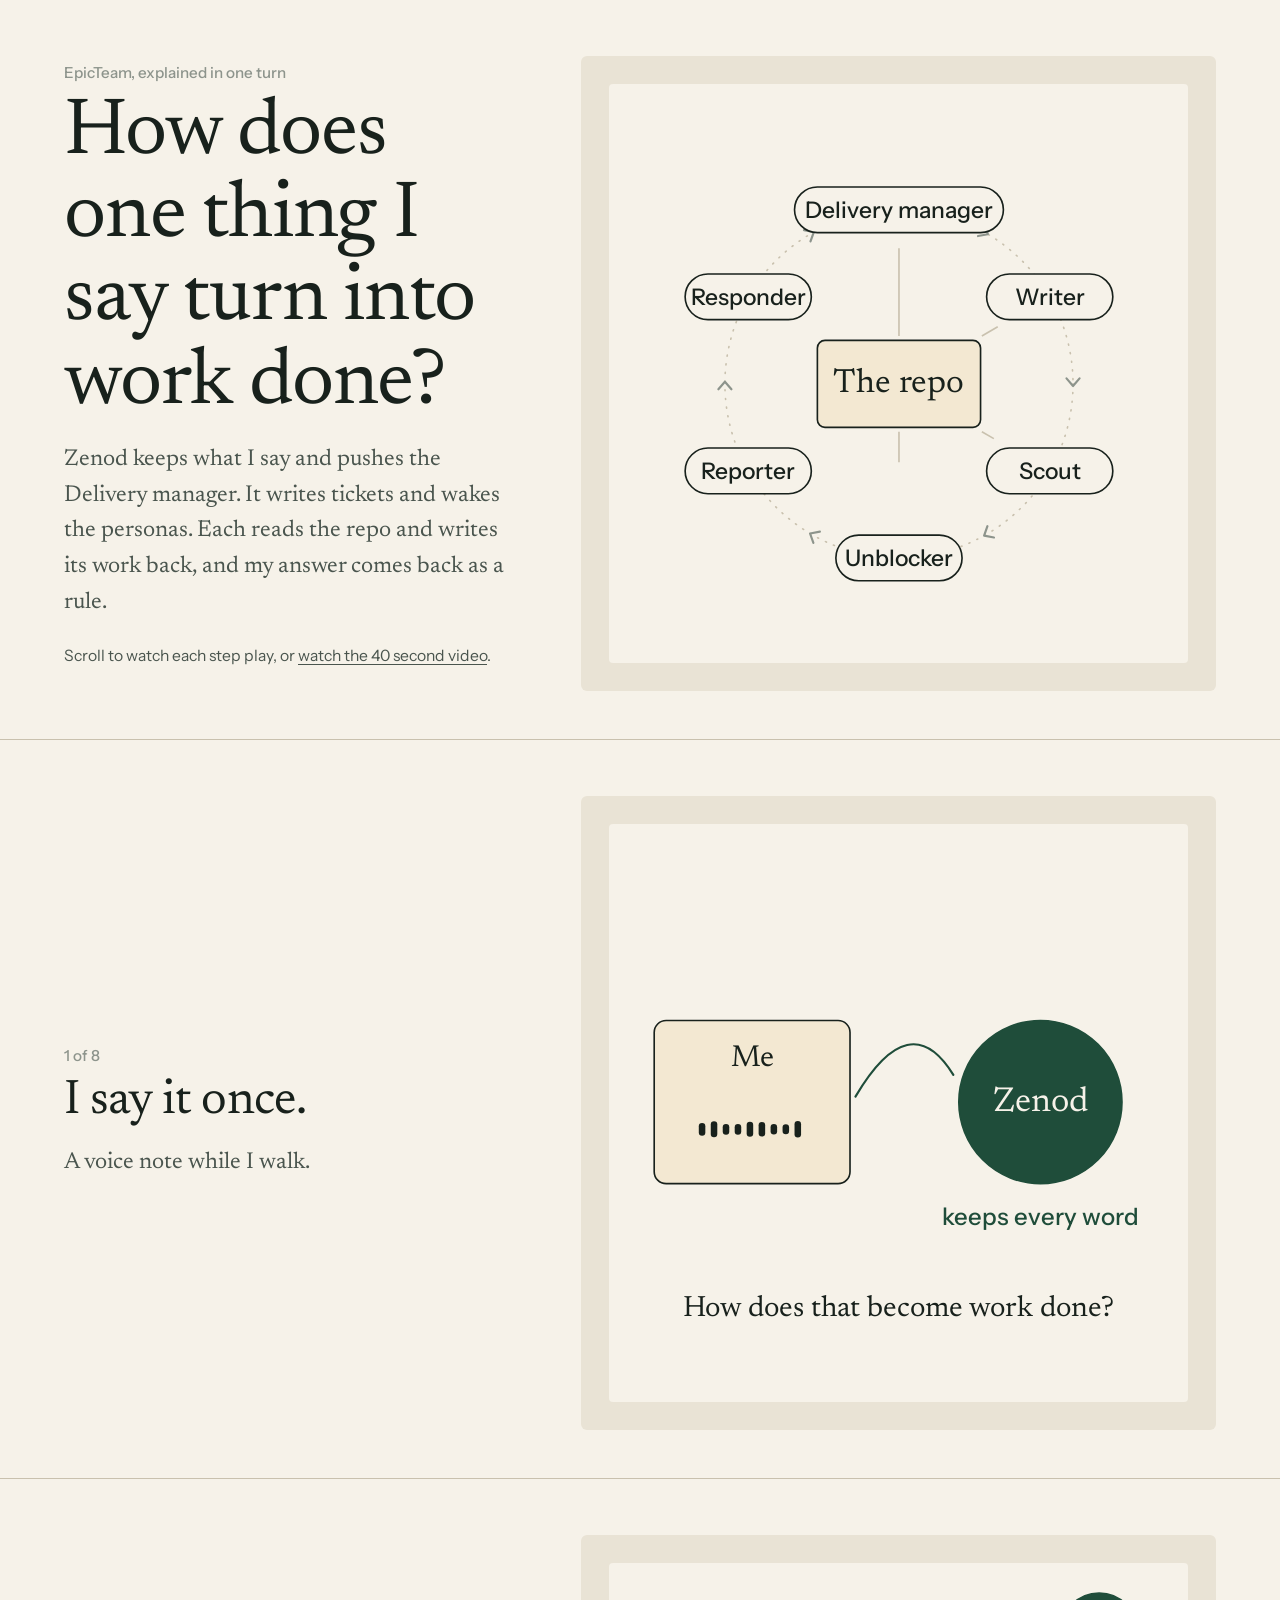
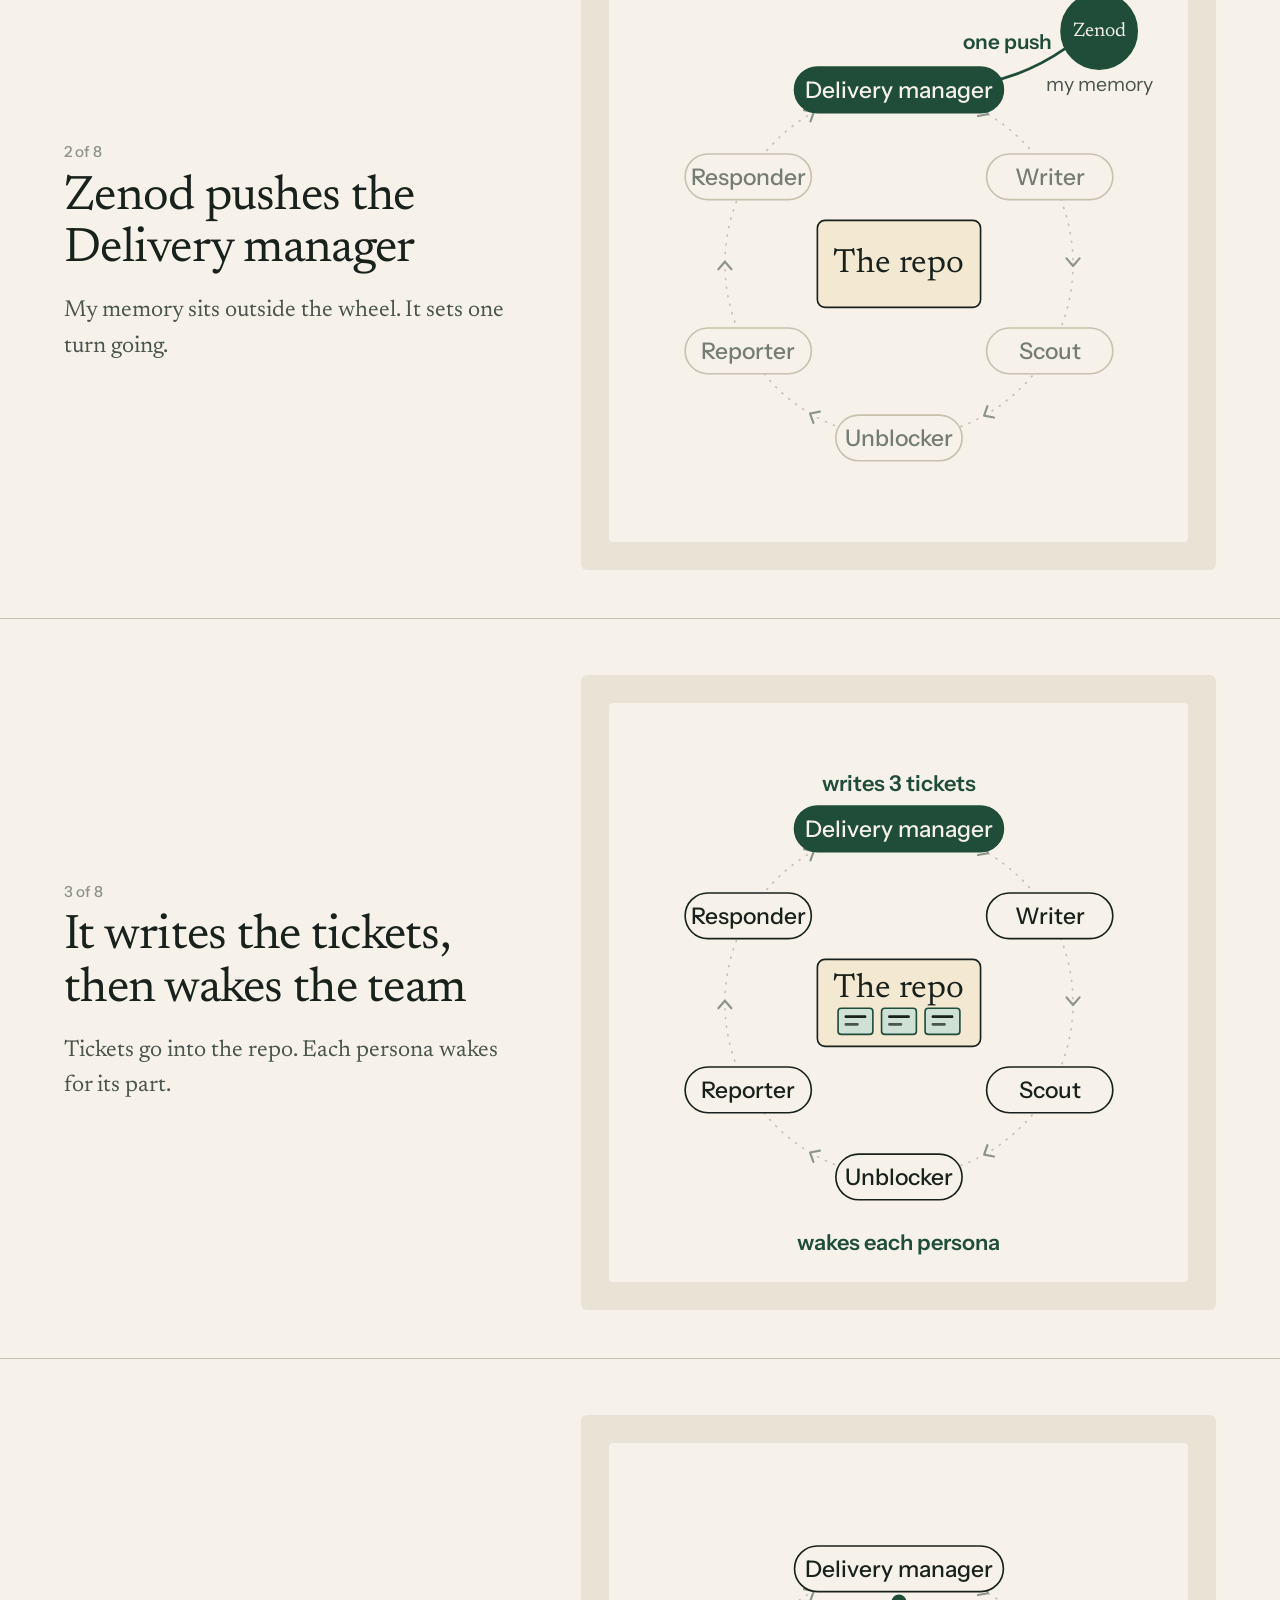
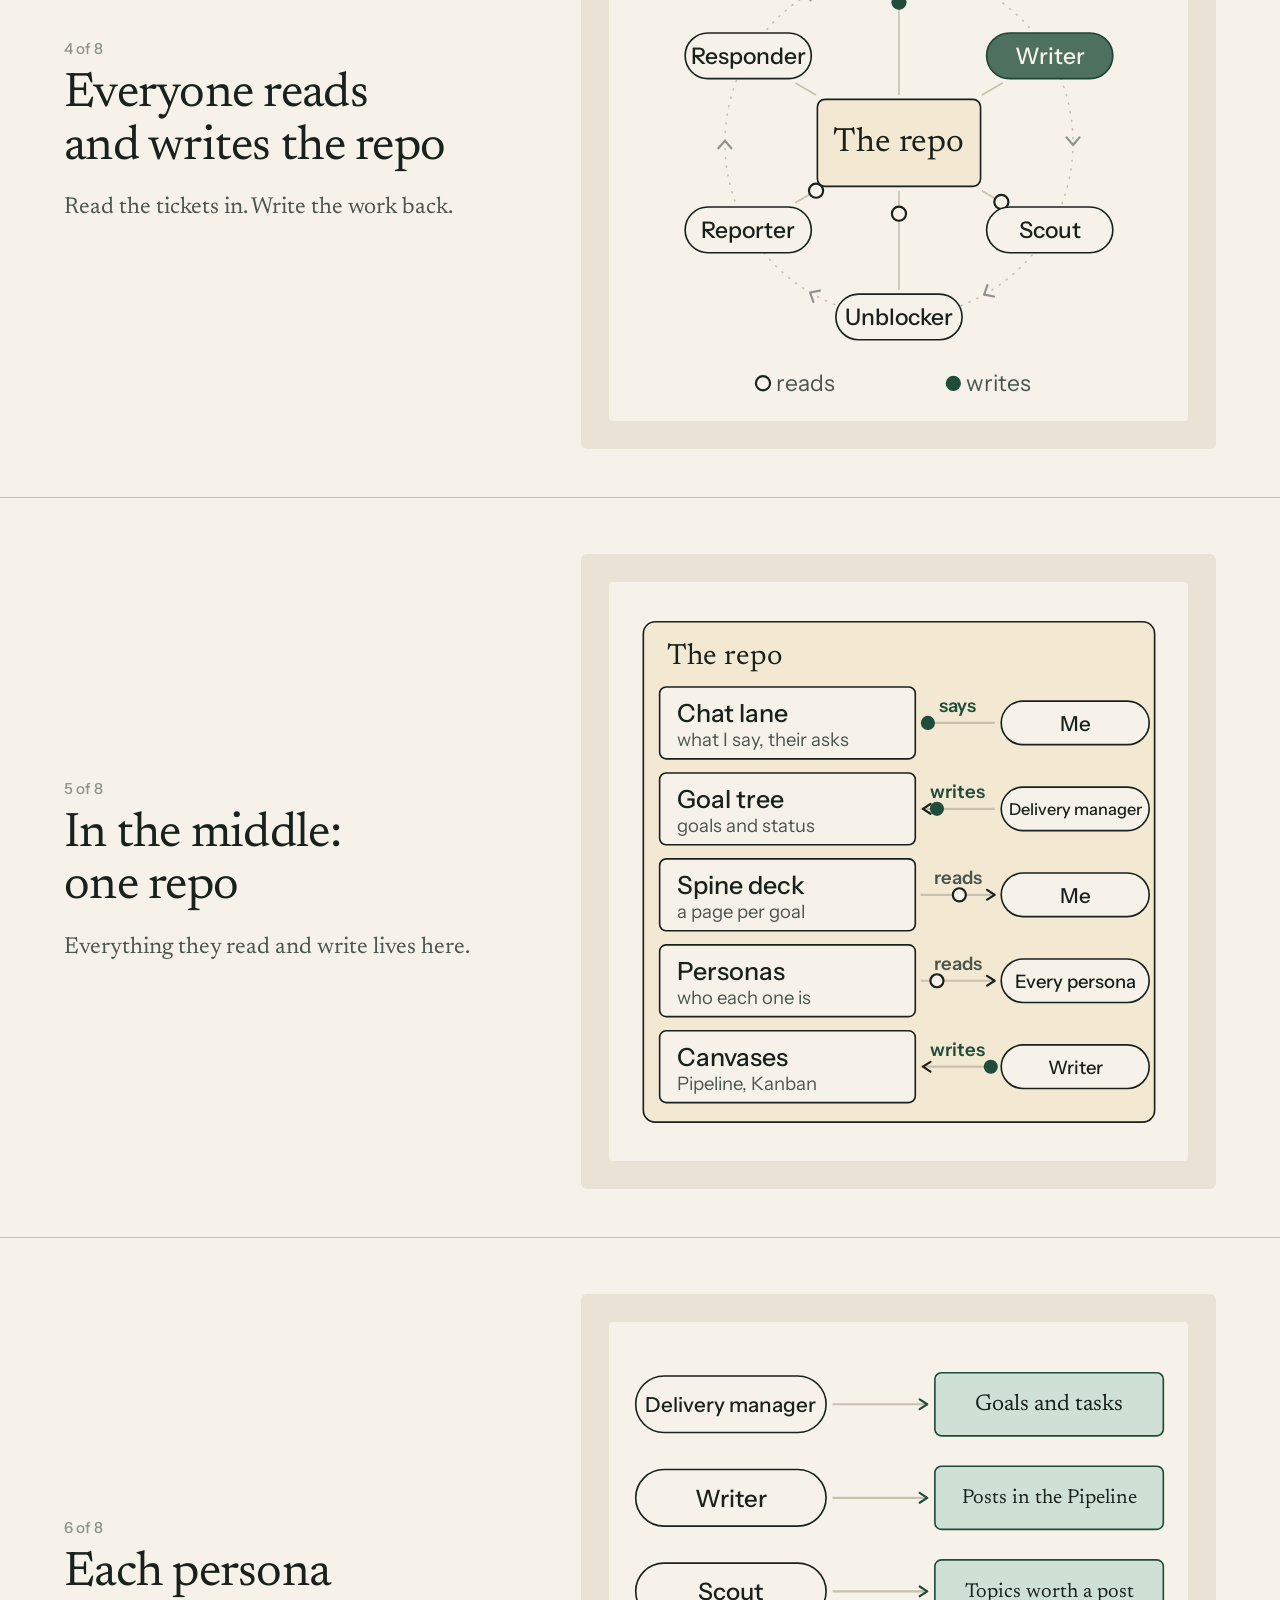
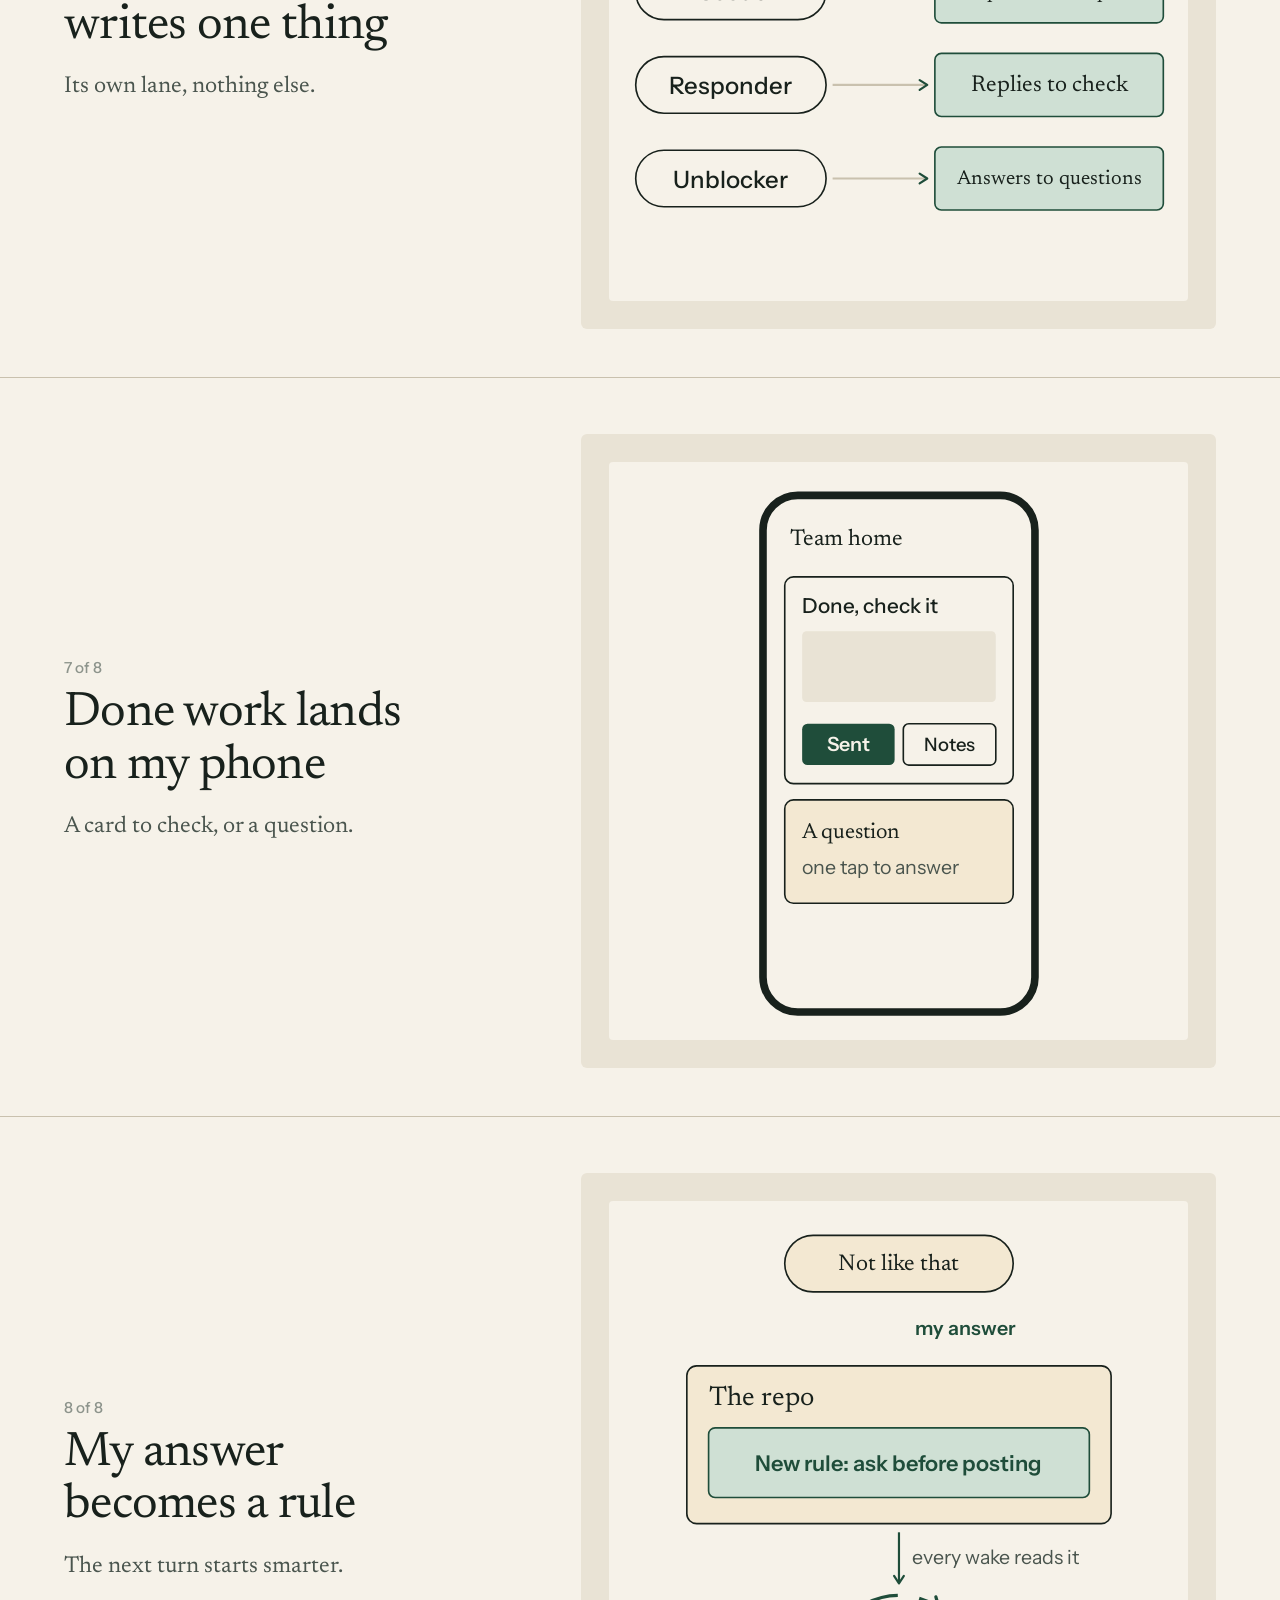
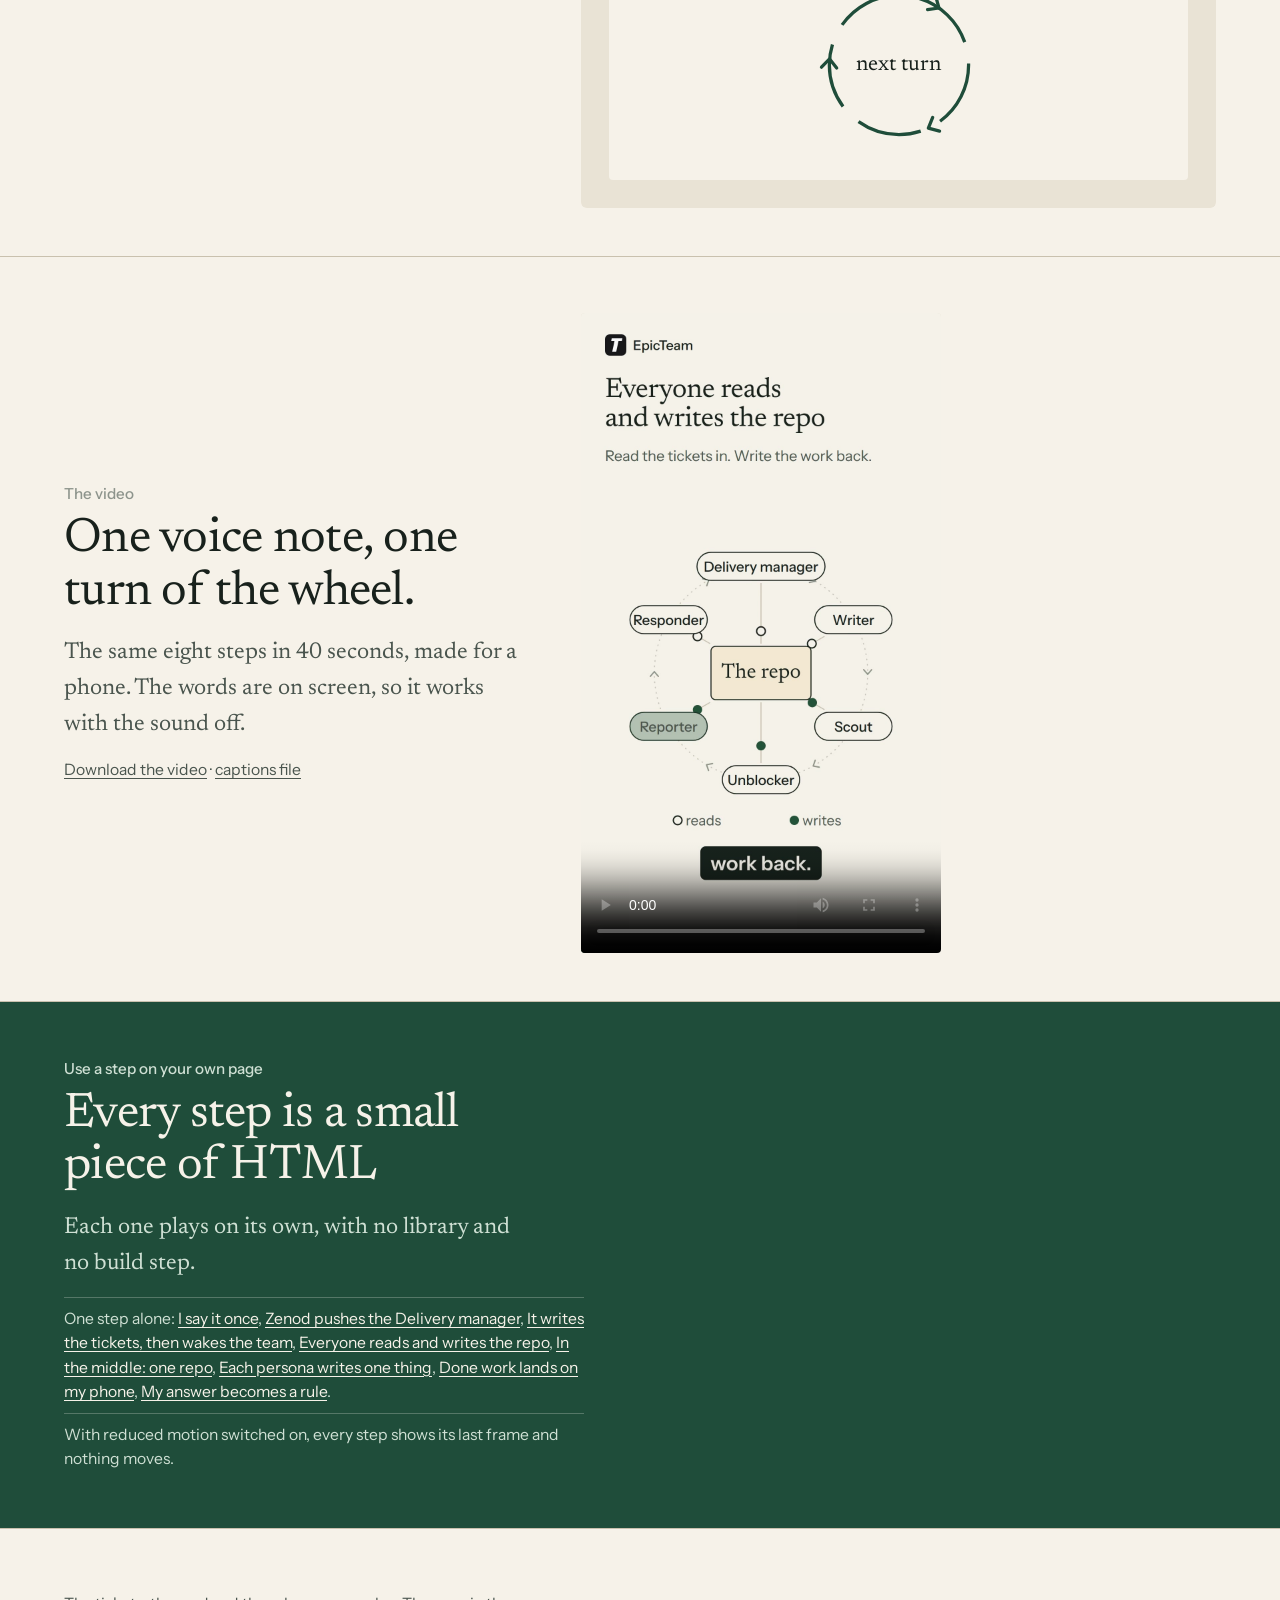
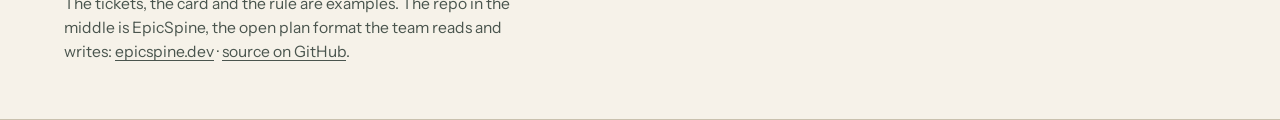
<file: explainer/index.html>
<!doctype html>
<html lang="en">
<head>
<meta charset="utf-8">
<meta name="viewport" content="width=device-width, initial-scale=1">
<title>EpicTeam: how one thing I say turns into work done</title>
<meta name="description" content="A 40 second explainer: one voice note sets an AI team going, the work comes back as a card, and the answer becomes a rule.">
<link rel="canonical" href="https://epicspine.dev/explainer/">
<link rel="icon" href="/favicon.svg" type="image/svg+xml">
<meta property="og:type" content="video.other">
<meta property="og:url" content="https://epicspine.dev/explainer/">
<meta property="og:title" content="EpicTeam: how one thing I say turns into work done">
<meta property="og:description" content="A 40 second explainer: one voice note sets an AI team going, the work comes back as a card, and the answer becomes a rule.">
<meta property="og:image" content="https://epicspine.dev/explainer/video/poster.jpg">
<meta property="og:video" content="https://epicspine.dev/explainer/video/e78-wheel.mp4">
<meta property="og:video:type" content="video/mp4">
<meta property="og:video:width" content="1080">
<meta property="og:video:height" content="1920">
<meta name="twitter:card" content="summary_large_image">
<link rel="stylesheet" href="page.css">
</head>
<body>
<section class="slide">
  <div class="in grid">
    <div>
      <p class="num">EpicTeam, explained in one turn</p>
      <h1>How does one thing I say turn into work done?</h1>
      <p class="lede">Zenod keeps what I say and pushes the Delivery manager. It writes tickets and wakes the personas. Each reads the repo and writes its work back, and my answer comes back as a rule.</p>
      <p class="meta">Scroll to watch each step play, or <a href="#video">watch the 40 second video</a>.</p>
    </div>
    <div class="stage"><div data-scene="readwrite"></div></div>
  </div>
</section>

<section class="slide" id="say">
  <div class="in grid">
    <div>
      <p class="num">1 of 8</p>
      <h2>I say it once.</h2>
      <p class="lede">A voice note while I walk.</p>
    </div>
    <div class="stage"><div data-scene="say"></div></div>
  </div>
</section>

<section class="slide" id="push">
  <div class="in grid">
    <div>
      <p class="num">2 of 8</p>
      <h2>Zenod pushes the Delivery manager</h2>
      <p class="lede">My memory sits outside the wheel. It sets one turn going.</p>
    </div>
    <div class="stage"><div data-scene="push"></div></div>
  </div>
</section>

<section class="slide" id="tickets">
  <div class="in grid">
    <div>
      <p class="num">3 of 8</p>
      <h2>It writes the tickets, then wakes the team</h2>
      <p class="lede">Tickets go into the repo. Each persona wakes for its part.</p>
    </div>
    <div class="stage"><div data-scene="tickets"></div></div>
  </div>
</section>

<section class="slide" id="readwrite">
  <div class="in grid">
    <div>
      <p class="num">4 of 8</p>
      <h2>Everyone reads and writes the repo</h2>
      <p class="lede">Read the tickets in. Write the work back.</p>
    </div>
    <div class="stage"><div data-scene="readwrite"></div></div>
  </div>
</section>

<section class="slide" id="inside">
  <div class="in grid">
    <div>
      <p class="num">5 of 8</p>
      <h2>In the middle: one repo</h2>
      <p class="lede">Everything they read and write lives here.</p>
    </div>
    <div class="stage"><div data-scene="inside"></div></div>
  </div>
</section>

<section class="slide" id="writes">
  <div class="in grid">
    <div>
      <p class="num">6 of 8</p>
      <h2>Each persona writes one thing</h2>
      <p class="lede">Its own lane, nothing else.</p>
    </div>
    <div class="stage"><div data-scene="writes"></div></div>
  </div>
</section>

<section class="slide" id="card">
  <div class="in grid">
    <div>
      <p class="num">7 of 8</p>
      <h2>Done work lands on my phone</h2>
      <p class="lede">A card to check, or a question.</p>
    </div>
    <div class="stage"><div data-scene="card"></div></div>
  </div>
</section>

<section class="slide" id="rule">
  <div class="in grid">
    <div>
      <p class="num">8 of 8</p>
      <h2>My answer becomes a rule</h2>
      <p class="lede">The next turn starts smarter.</p>
    </div>
    <div class="stage"><div data-scene="rule"></div></div>
  </div>
</section>

<section class="slide" id="video">
  <div class="in grid">
    <div>
      <p class="num">The video</p>
      <h2>One voice note, one turn of the wheel.</h2>
      <p class="lede">The same eight steps in 40 seconds, made for a phone. The words are on screen, so it works with the sound off.</p>
      <p class="voice"><a href="video/e78-wheel.mp4" download>Download the video</a> · <a href="video/e78-wheel.srt">captions file</a></p>
    </div>
    <div><video src="video/e78-wheel.mp4" poster="video/poster.jpg" controls playsinline preload="metadata"></video></div>
  </div>
</section>

<section class="slide band">
  <div class="in">
    <p class="num">Use a step on your own page</p>
    <h2>Every step is a small piece of HTML</h2>
    <p class="lede">Each one plays on its own, with no library and no build step.</p>
    <ul class="plain">
      <li>One step alone: <a href="embed.html?s=say">I say it once</a>, <a href="embed.html?s=push">Zenod pushes the Delivery manager</a>, <a href="embed.html?s=tickets">It writes the tickets, then wakes the team</a>, <a href="embed.html?s=readwrite">Everyone reads and writes the repo</a>, <a href="embed.html?s=inside">In the middle: one repo</a>, <a href="embed.html?s=writes">Each persona writes one thing</a>, <a href="embed.html?s=card">Done work lands on my phone</a>, <a href="embed.html?s=rule">My answer becomes a rule</a>.</li>
      <li>With reduced motion switched on, every step shows its last frame and nothing moves.</li>
    </ul>
  </div>
</section>

<section class="slide foot">
  <div class="in">
    <p>The tickets, the card and the rule are examples. The repo in the middle is EpicSpine, the open plan format the team reads and writes: <a href="/">epicspine.dev</a> · <a href="https://github.com/AlfaBlok/epicspine-skill">source on GitHub</a>.</p>
  </div>
</section>
<script src="paper.js"></script>
<script src="scenes.js"></script>
<script src="live.js"></script>
<!-- page view counter (agent_team E46-S17, E80-S2, E78-S10): our own, no cookie, nothing about the visitor kept. It sends the post id of a link's ?s= and only the host name of the site the visitor came from, and keeps ?s= on links to our other pages. --><script>(function(){var q=new URLSearchParams(location.search),s=(q.get("s")||"").slice(0,40),r="";try{r=document.referrer?new URL(document.referrer).hostname.replace(/^www\./,""):""}catch(e){}var i=new Image(1,1);i.referrerPolicy="no-referrer";i.src="https://signup.alpha9.io/api/public/pv?p=/explainer/&h="+encodeURIComponent(location.hostname)+(s?"&s="+encodeURIComponent(s):"")+(r?"&r="+encodeURIComponent(r):"");if(s)document.querySelectorAll("a[href]").forEach(function(a){var v=a.getAttribute("href");if(v.charAt(0)==="#")return;try{var h=new URL(v,location.href);if(h.hostname!==location.hostname||h.searchParams.has("s"))return;h.searchParams.set("s",s);a.setAttribute("href",h.pathname+h.search+h.hash)}catch(e){}})})();</script><noscript><img src="https://signup.alpha9.io/api/public/pv?p=/explainer/" alt="" width="1" height="1" style="position:absolute;left:-9999px" referrerpolicy="no-referrer" loading="eager"></noscript>
</body>
</html>
</file>
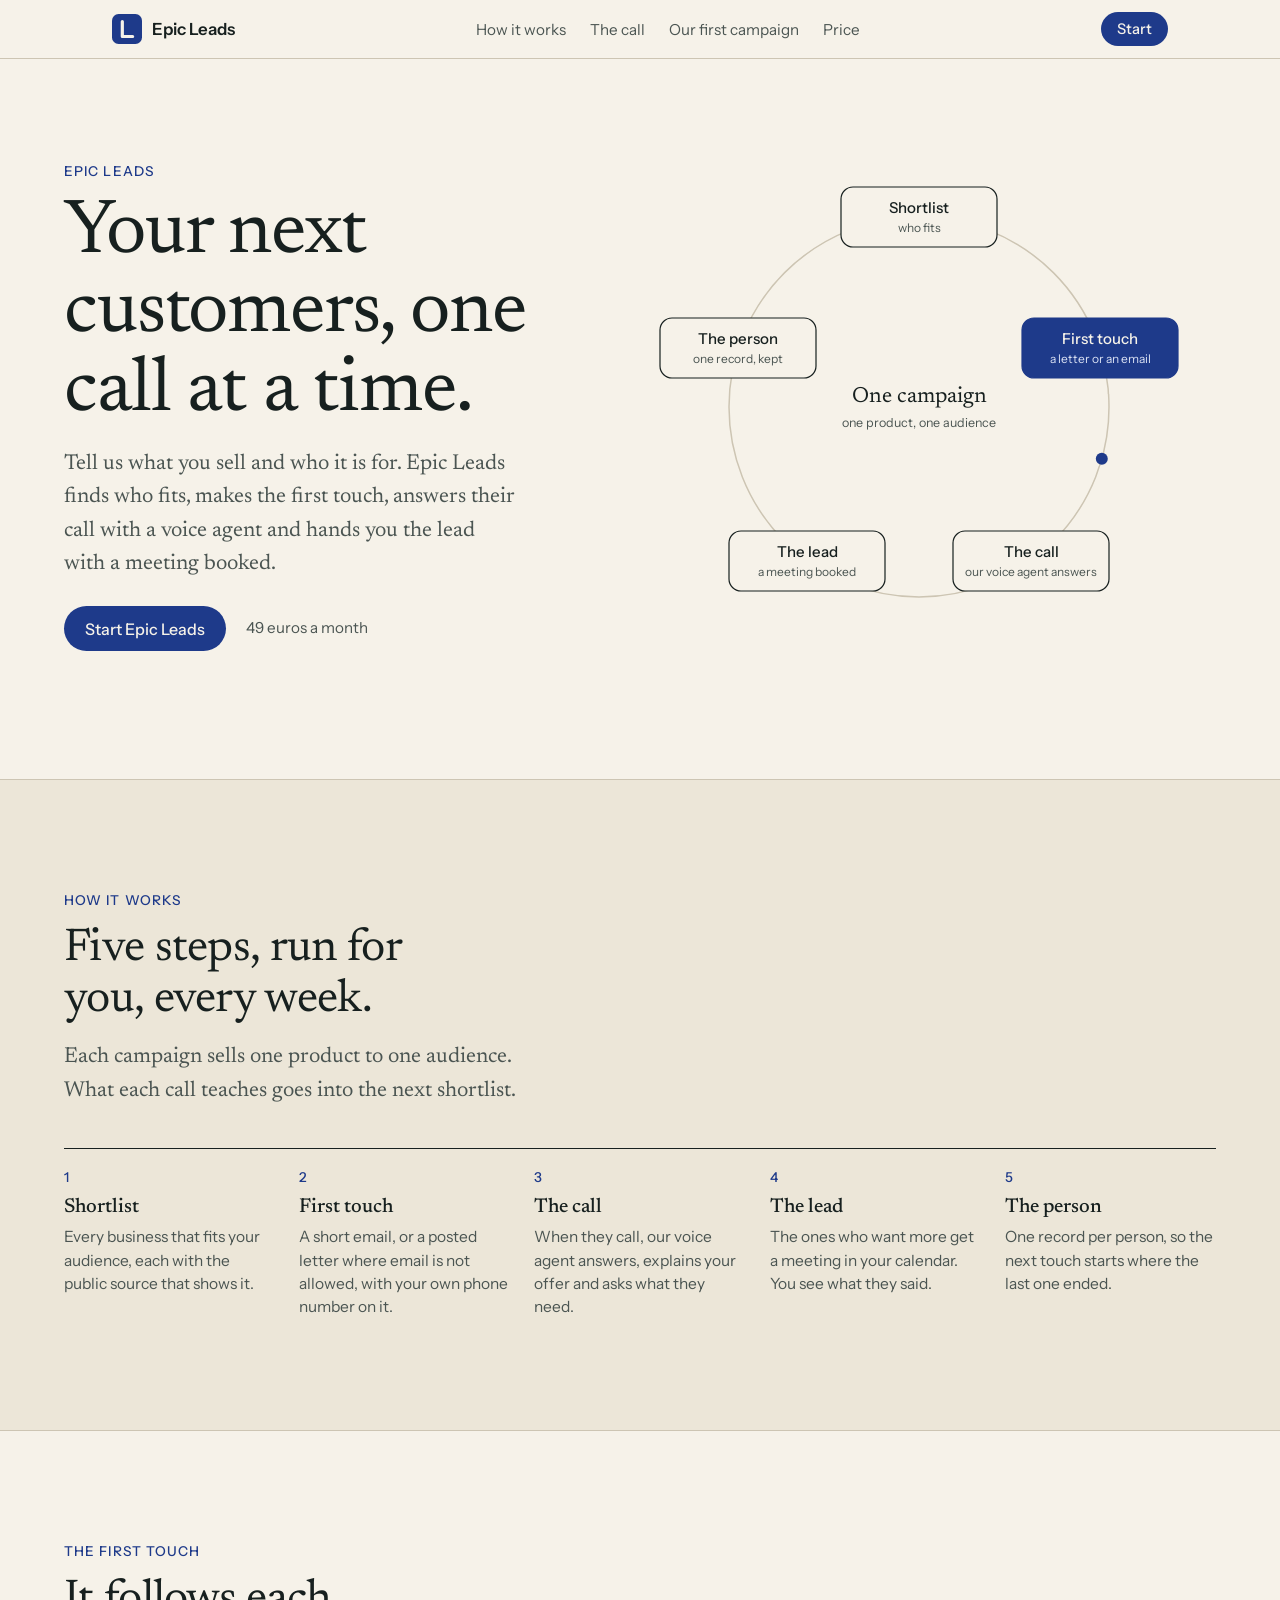
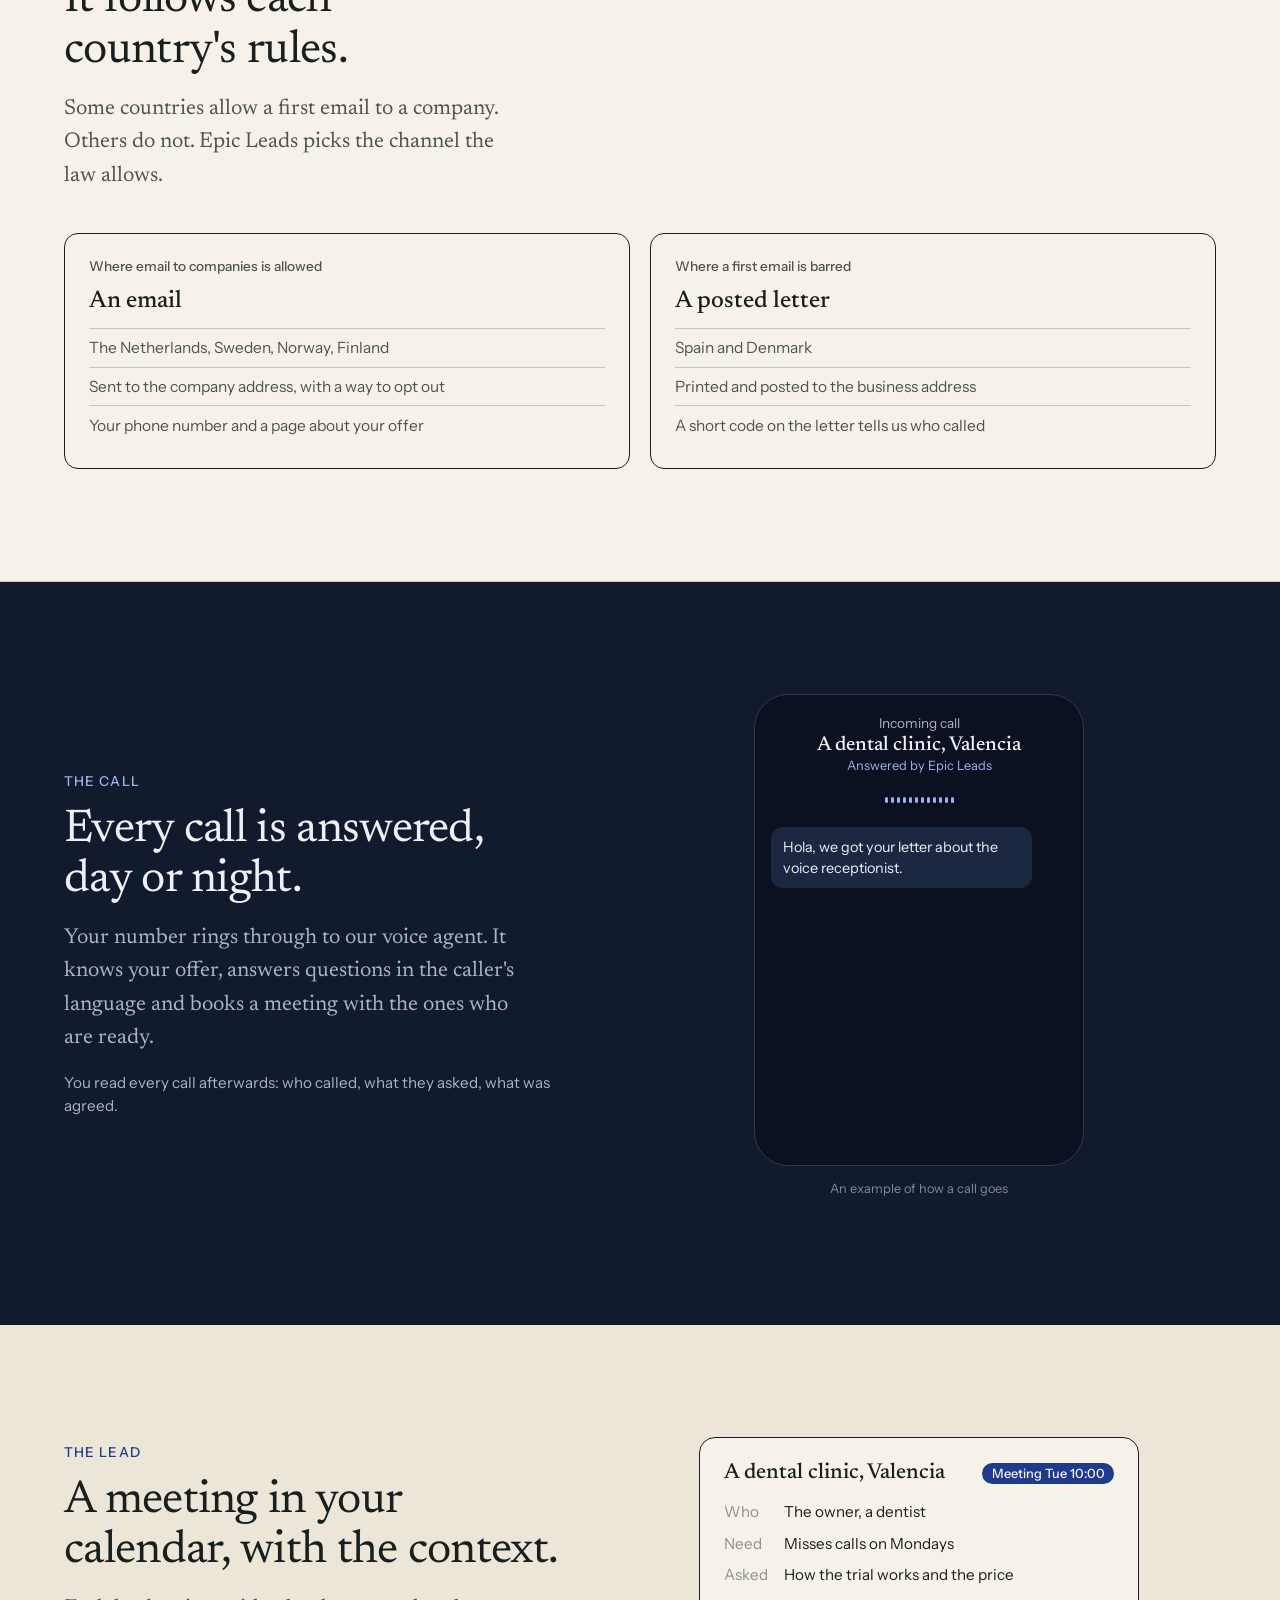
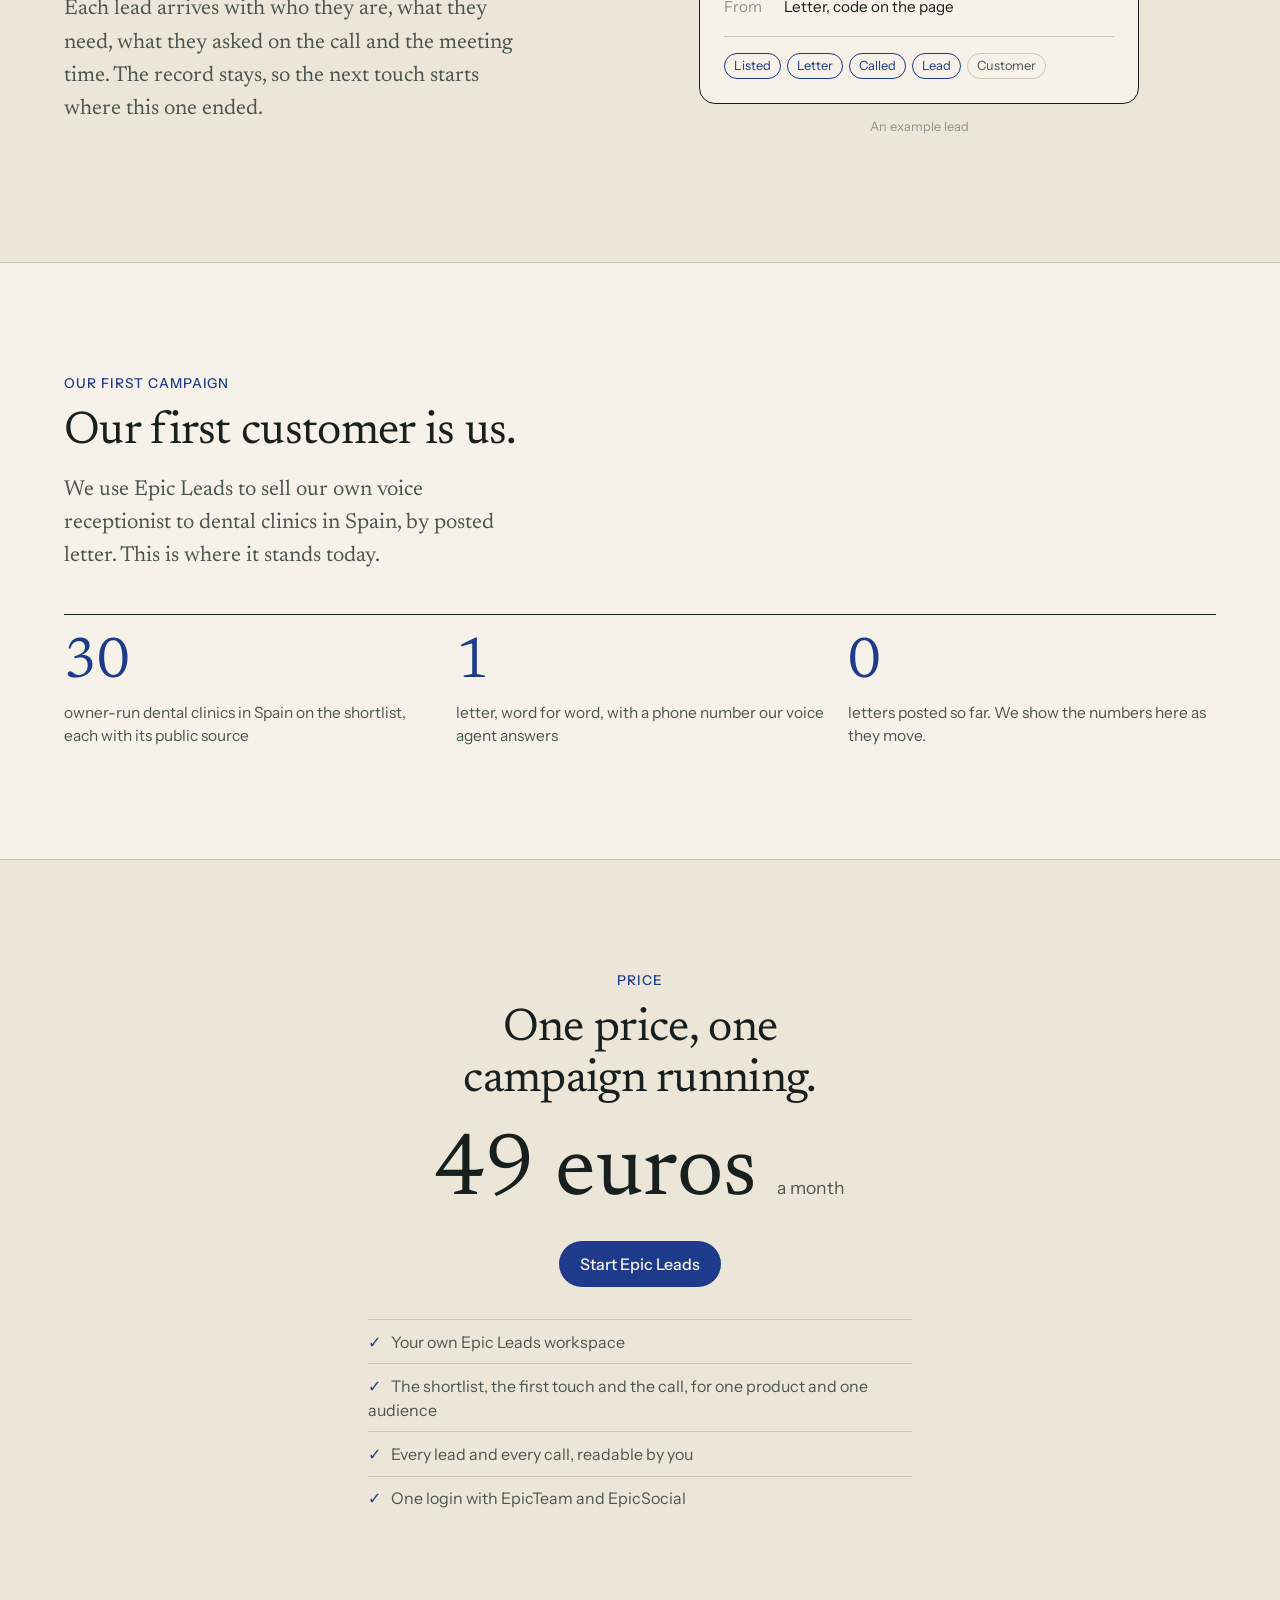
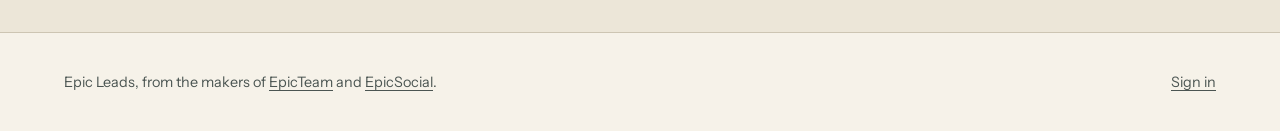
<file: leads/index.html>
<!doctype html>
<html lang="en">
<head>
<meta charset="utf-8">
<meta name="viewport" content="width=device-width, initial-scale=1">
<title>Epic Leads: your next customers, one call at a time</title>
<meta name="description" content="Epic Leads runs your sales cycle one person at a time: who fits, the first letter or email, a phone our voice agent answers, and the qualified lead with a meeting booked. 49 euros a month.">
<meta property="og:type" content="website">
<meta property="og:site_name" content="Epic Leads">
<meta property="og:title" content="Epic Leads: your next customers, one call at a time">
<meta property="og:description" content="Who fits, the first touch, a phone that answers, the lead with a meeting booked.">
<meta name="theme-color" content="#f6f2e9">
<link rel="icon" href="data:image/svg+xml,%3Csvg xmlns='http://www.w3.org/2000/svg' viewBox='0 0 32 32'%3E%3Crect width='32' height='32' rx='7' fill='%231e3a8a'/%3E%3Cpath d='M11 8v16h11' stroke='%23f6f2e9' stroke-width='3.4' fill='none' stroke-linecap='round' stroke-linejoin='round'/%3E%3C/svg%3E">
<!-- agent_team E108-S20, iteration 2. Jordi 28 Nov 11:37Z, voice note vn_5d848463 on the card:
     "Epic Lit is an entire new landing page ... It's a new product, bro."
     Epic Leads' own landing page, in the paper family (agent_team paper-deck) with its own blue and letter L.
     Facts only from agent_team docs/plans/epic-leads/README.md: the five steps, the country rules, the price,
     the first campaign (30 Spanish dental clinics by posted letter, nothing sent). The call and the lead are marked as examples. -->
<style>
@font-face { font-family: "Newsreader"; font-weight: 400; font-display: swap; src: url("fonts/newsreader-400.ttf") format("truetype"); }
@font-face { font-family: "Newsreader"; font-weight: 500; font-display: swap; src: url("fonts/newsreader-500.ttf") format("truetype"); }
@font-face { font-family: "Instrument Sans"; font-weight: 400; font-display: swap; src: url("fonts/instrument-sans-400.ttf") format("truetype"); }
@font-face { font-family: "Instrument Sans"; font-weight: 500; font-display: swap; src: url("fonts/instrument-sans-500.ttf") format("truetype"); }
@font-face { font-family: "Instrument Sans"; font-weight: 600; font-display: swap; src: url("fonts/instrument-sans-600.ttf") format("truetype"); }
:root {
  color-scheme: light;
  --bg: #f6f2e9;
  --stage: #ece6d8;
  --ink: #17201f;
  --muted: #4b5552;
  --faint: #8c928d;
  --line: #cdc5b3;
  --accent: #1e3a8a;
  --accent-soft: #d9e0f3;
  --on-accent: #f6f2e9;
  --night: #121a2e;
  --night-ink: #eef0f6;
  --night-muted: #aab3c8;
  --serif: "Newsreader", Georgia, serif;
  --sans: "Instrument Sans", system-ui, sans-serif;
  --max: 72rem;
  --edge: clamp(1rem, 4vw, 3rem);
}
* { box-sizing: border-box; }
html, body { margin: 0; background: var(--bg); color: var(--ink); overflow-x: clip; }
html { scroll-behavior: smooth; }
body { font: 400 1.125rem/1.55 var(--serif); -webkit-font-smoothing: antialiased; }
a { color: inherit; text-underline-offset: 3px; }
a:focus-visible { outline: 2px solid var(--accent); outline-offset: 3px; }
.in { max-width: var(--max); margin: 0 auto; }
h1, h2 { font-weight: 400; letter-spacing: -0.015em; margin: 0 0 1rem; text-wrap: balance; }
h1 { font-size: clamp(2.6rem, 6vw, 5rem); line-height: 1.03; max-width: 13ch; }
h2 { font-size: clamp(1.9rem, 3.6vw, 3rem); line-height: 1.1; max-width: 20ch; }
h3 { font: 500 1.25rem/1.25 var(--serif); margin: 0 0 0.4rem; }
p { margin: 0 0 1rem; }
.lede { font-size: clamp(1.15rem, 1.7vw, 1.35rem); color: var(--muted); max-width: 38ch; }
.small { font: 400 0.95rem/1.5 var(--sans); color: var(--muted); }
.kicker { font: 500 0.85rem var(--sans); letter-spacing: 0.08em; text-transform: uppercase; color: var(--accent); margin: 0 0 1rem; }

/* nav */
.nav { position: sticky; top: 0; z-index: 5; background: var(--bg); border-bottom: 1px solid var(--line); }
.nav .in { display: flex; align-items: center; justify-content: space-between; gap: 1rem; padding: 0.75rem var(--edge); }
.brand { display: flex; align-items: center; gap: 0.6rem; font: 600 1.05rem var(--sans); text-decoration: none; }
.mark { width: 30px; height: 30px; flex: none; }
.links { display: flex; gap: 1.5rem; font: 400 0.95rem var(--sans); }
.links a { text-decoration: none; color: var(--muted); }
.btn { display: inline-block; font: 500 1rem var(--sans); text-decoration: none; padding: 0.8rem 1.3rem; border-radius: 999px; background: var(--accent); color: var(--on-accent); }
.btn.sm { padding: 0.5rem 1rem; font-size: 0.92rem; }
.btn.ghost { background: none; color: var(--ink); border: 1px solid var(--ink); }
@media (max-width: 760px) { .links { display: none; } }

/* bands */
.band { padding: clamp(4rem, 9vw, 7rem) var(--edge); border-bottom: 1px solid var(--line); }
.band.alt { background: var(--stage); }
.band.dark { background: var(--night); color: var(--night-ink); border-color: var(--night); }
.band.dark .lede, .band.dark .small { color: var(--night-muted); }
.band.dark .kicker { color: #9fb3ec; }
.split { display: grid; grid-template-columns: minmax(0, 5fr) minmax(0, 6fr); gap: clamp(2rem, 5vw, 4.5rem); align-items: center; }
@media (max-width: 860px) { .split { grid-template-columns: minmax(0, 1fr); } }

/* hero */
.hero { padding-top: clamp(3rem, 7vw, 5.5rem); }
.cta { display: flex; flex-wrap: wrap; align-items: center; gap: 0.75rem 1.25rem; margin-top: 1.5rem; }
.cycle { width: 100%; max-width: 560px; height: auto; display: block; margin: 0 auto; }
.cycle text { font-family: var(--sans); }
.cycle .ring { fill: none; stroke: var(--line); stroke-width: 1.5; }
.cycle .node rect { fill: var(--bg); stroke: var(--ink); stroke-width: 1.2; }
.cycle .node.on rect { fill: var(--accent); stroke: var(--accent); }
.cycle .node.on text { fill: var(--on-accent); }
.cycle .t { font-size: 15px; font-weight: 500; fill: var(--ink); }
.cycle .s { font-size: 12px; fill: var(--muted); }
.cycle .node.on .s { fill: var(--accent-soft); }
.cycle .mid1 { font-family: var(--serif); font-size: 22px; fill: var(--ink); }
.cycle .mid2 { font-size: 12.5px; fill: var(--muted); }
.cycle .dot { fill: var(--accent); }

/* steps */
.steps { list-style: none; padding: 0; margin: 2.5rem 0 0; display: grid; grid-template-columns: repeat(5, minmax(0, 1fr)); gap: 1.5rem; border-top: 1px solid var(--ink); counter-reset: s; }
.steps li { padding-top: 1.25rem; font: 400 0.97rem/1.5 var(--sans); color: var(--muted); counter-increment: s; }
.steps li::before { content: counter(s); display: block; font: 500 0.85rem var(--sans); color: var(--accent); margin-bottom: 0.6rem; }
.steps b { display: block; font: 500 1.25rem/1.2 var(--serif); color: var(--ink); margin-bottom: 0.4rem; }
@media (max-width: 960px) { .steps { grid-template-columns: repeat(2, minmax(0, 1fr)); } }
@media (max-width: 520px) { .steps { grid-template-columns: minmax(0, 1fr); } }

/* compare */
.compare { display: grid; grid-template-columns: repeat(2, minmax(0, 1fr)); gap: 1.25rem; margin-top: 2.5rem; }
.way { border: 1px solid var(--ink); border-radius: 14px; padding: 1.5rem; background: var(--bg); }
.way .flag { font: 500 0.85rem var(--sans); color: var(--muted); margin: 0 0 0.75rem; }
.way h3 { font-size: 1.5rem; }
.way ul { margin: 0.75rem 0 0; padding: 0; list-style: none; font: 400 0.97rem/1.5 var(--sans); color: var(--muted); }
.way li { padding: 0.45rem 0; border-top: 1px solid var(--line); }
@media (max-width: 700px) { .compare { grid-template-columns: minmax(0, 1fr); } }

/* phone call */
.phone { width: min(330px, 100%); margin: 0 auto; border: 1px solid #2c3754; border-radius: 34px; padding: 1.25rem 1rem 1.5rem; background: #0b1120; }
.phone .top { text-align: center; font: 400 0.85rem var(--sans); color: var(--night-muted); margin-bottom: 0.25rem; }
.phone .who { text-align: center; font: 500 1.25rem var(--serif); color: var(--night-ink); margin-bottom: 0.2rem; }
.phone .time { text-align: center; font: 400 0.8rem var(--sans); color: #9fb3ec; margin-bottom: 1rem; }
.bars { display: flex; justify-content: center; gap: 3px; height: 22px; align-items: center; margin-bottom: 1rem; }
.bars i { width: 3px; border-radius: 2px; background: #9fb3ec; height: 30%; animation: talk 1.1s ease-in-out infinite; }
.bars i:nth-child(2n) { animation-delay: .15s } .bars i:nth-child(3n) { animation-delay: .3s } .bars i:nth-child(5n) { animation-delay: .45s }
@keyframes talk { 50% { height: 100%; } }
.line { font: 400 0.9rem/1.45 var(--sans); padding: 0.6rem 0.75rem; border-radius: 12px; margin: 0.45rem 0; max-width: 88%; opacity: 0; transform: translateY(6px); transition: opacity .5s, transform .5s; }
.line.show { opacity: 1; transform: none; }
.line.them { background: #1c2742; color: var(--night-ink); }
.line.us { background: var(--accent); color: var(--on-accent); margin-left: auto; }
.example { font: 400 0.8rem var(--sans); color: var(--faint); text-align: center; margin-top: 0.9rem; }
.band.dark .example { color: #7f89a3; }

/* lead card */
.lead { border: 1px solid var(--ink); border-radius: 16px; background: var(--bg); padding: 1.5rem; max-width: 440px; margin: 0 auto; font-family: var(--sans); }
.lead .row1 { display: flex; justify-content: space-between; align-items: baseline; gap: 1rem; }
.lead .name { font: 500 1.35rem var(--serif); }
.pill { font: 500 0.8rem var(--sans); padding: 0.2rem 0.6rem; border-radius: 999px; background: var(--accent); color: var(--on-accent); white-space: nowrap; }
.lead dl { margin: 1rem 0 0; display: grid; grid-template-columns: auto minmax(0, 1fr); gap: 0.5rem 1rem; font-size: 0.95rem; }
.lead dt { color: var(--faint); }
.lead dd { margin: 0; color: var(--ink); }
.trail { margin-top: 1.1rem; padding-top: 1rem; border-top: 1px solid var(--line); display: flex; gap: 0.4rem; flex-wrap: wrap; font-size: 0.8rem; color: var(--muted); }
.trail span { border: 1px solid var(--line); border-radius: 999px; padding: 0.15rem 0.55rem; }
.trail span.on { border-color: var(--accent); color: var(--accent); }

/* numbers */
.nums { display: grid; grid-template-columns: repeat(3, minmax(0, 1fr)); gap: 1.5rem; margin-top: 2.5rem; border-top: 1px solid var(--ink); }
.nums div { padding-top: 1.25rem; font: 400 0.97rem/1.5 var(--sans); color: var(--muted); }
.nums b { display: block; font: 400 clamp(2.4rem, 5vw, 3.6rem)/1 var(--serif); color: var(--accent); margin-bottom: 0.5rem; }
@media (max-width: 640px) { .nums { grid-template-columns: minmax(0, 1fr); } }

/* price */
.price { text-align: center; }
.price h2, .price .lede { margin-left: auto; margin-right: auto; }
.amount { font: 400 clamp(3.4rem, 8vw, 5.5rem)/1 var(--serif); margin: 1.5rem 0 0.25rem; }
.amount span { font: 400 1.1rem var(--sans); color: var(--muted); }
.price .cta { justify-content: center; }
.includes { list-style: none; padding: 0; margin: 2rem auto 0; max-width: 34rem; text-align: left; font: 400 1rem/1.5 var(--sans); color: var(--muted); }
.includes li { padding: 0.6rem 0; border-top: 1px solid var(--line); }
.includes li::before { content: "✓"; color: var(--accent); margin-right: 0.6rem; }

.foot { padding: 2.5rem var(--edge); font: 400 0.9rem var(--sans); color: var(--muted); }
.foot .in { display: flex; flex-wrap: wrap; gap: 0.75rem 2rem; justify-content: space-between; }
@media (prefers-reduced-motion: reduce) { .bars i { animation: none; } .line { opacity: 1; transform: none; transition: none; } }
</style>
</head>
<body>

<header class="nav">
  <div class="in">
    <a class="brand" href="#top" aria-label="Epic Leads home">
      <svg class="mark" viewBox="0 0 32 32" aria-hidden="true"><rect width="32" height="32" rx="7" fill="#1e3a8a"/><path d="M11 8v16h11" stroke="#f6f2e9" stroke-width="3.4" fill="none" stroke-linecap="round" stroke-linejoin="round"/></svg>
      Epic Leads
    </a>
    <nav class="links" aria-label="Sections">
      <a href="#how">How it works</a>
      <a href="#phone">The call</a>
      <a href="#first">Our first campaign</a>
      <a href="#price">Price</a>
    </nav>
    <a class="btn sm" href="https://cloud.epicteam.app/leads">Start</a>
  </div>
</header>

<main>
<section class="band hero" id="top" aria-labelledby="h-top">
  <div class="in split">
    <div>
      <p class="kicker">Epic Leads</p>
      <h1 id="h-top">Your next customers, one call at a time.</h1>
      <p class="lede">Tell us what you sell and who it is for. Epic Leads finds who fits, makes the first touch, answers their call with a voice agent and hands you the lead with a meeting booked.</p>
      <div class="cta">
        <a class="btn" href="https://cloud.epicteam.app/leads">Start Epic Leads</a>
        <span class="small">49 euros a month</span>
      </div>
    </div>
    <figure style="margin:0" aria-label="The Epic Leads cycle: shortlist, first touch, a phone that answers, the lead, the person, and back to the shortlist">
      <svg class="cycle" viewBox="0 0 560 520" role="img" aria-hidden="true">
        <circle class="ring" cx="280" cy="260" r="190"/>
        <circle class="dot" r="6" id="dot" cx="280" cy="70"/>
        <g class="node on" data-i="0" transform="translate(280 70)"><rect x="-78" y="-30" width="156" height="60" rx="12"/><text class="t" text-anchor="middle" y="-4">Shortlist</text><text class="s" text-anchor="middle" y="15">who fits</text></g>
        <g class="node" data-i="1" transform="translate(461 201)"><rect x="-78" y="-30" width="156" height="60" rx="12"/><text class="t" text-anchor="middle" y="-4">First touch</text><text class="s" text-anchor="middle" y="15">a letter or an email</text></g>
        <g class="node" data-i="2" transform="translate(392 414)"><rect x="-78" y="-30" width="156" height="60" rx="12"/><text class="t" text-anchor="middle" y="-4">The call</text><text class="s" text-anchor="middle" y="15">our voice agent answers</text></g>
        <g class="node" data-i="3" transform="translate(168 414)"><rect x="-78" y="-30" width="156" height="60" rx="12"/><text class="t" text-anchor="middle" y="-4">The lead</text><text class="s" text-anchor="middle" y="15">a meeting booked</text></g>
        <g class="node" data-i="4" transform="translate(99 201)"><rect x="-78" y="-30" width="156" height="60" rx="12"/><text class="t" text-anchor="middle" y="-4">The person</text><text class="s" text-anchor="middle" y="15">one record, kept</text></g>
        <text class="mid1" x="280" y="255" text-anchor="middle">One campaign</text>
        <text class="mid2" x="280" y="280" text-anchor="middle">one product, one audience</text>
      </svg>
    </figure>
  </div>
</section>

<section class="band alt" id="how" aria-labelledby="h-how">
  <div class="in">
    <p class="kicker">How it works</p>
    <h2 id="h-how">Five steps, run for you, every week.</h2>
    <p class="lede">Each campaign sells one product to one audience. What each call teaches goes into the next shortlist.</p>
    <ol class="steps">
      <li><b>Shortlist</b>Every business that fits your audience, each with the public source that shows it.</li>
      <li><b>First touch</b>A short email, or a posted letter where email is not allowed, with your own phone number on it.</li>
      <li><b>The call</b>When they call, our voice agent answers, explains your offer and asks what they need.</li>
      <li><b>The lead</b>The ones who want more get a meeting in your calendar. You see what they said.</li>
      <li><b>The person</b>One record per person, so the next touch starts where the last one ended.</li>
    </ol>
  </div>
</section>

<section class="band" id="touch" aria-labelledby="h-touch">
  <div class="in">
    <p class="kicker">The first touch</p>
    <h2 id="h-touch">It follows each country's rules.</h2>
    <p class="lede">Some countries allow a first email to a company. Others do not. Epic Leads picks the channel the law allows.</p>
    <div class="compare">
      <div class="way">
        <p class="flag">Where email to companies is allowed</p>
        <h3>An email</h3>
        <ul>
          <li>The Netherlands, Sweden, Norway, Finland</li>
          <li>Sent to the company address, with a way to opt out</li>
          <li>Your phone number and a page about your offer</li>
        </ul>
      </div>
      <div class="way">
        <p class="flag">Where a first email is barred</p>
        <h3>A posted letter</h3>
        <ul>
          <li>Spain and Denmark</li>
          <li>Printed and posted to the business address</li>
          <li>A short code on the letter tells us who called</li>
        </ul>
      </div>
    </div>
  </div>
</section>

<section class="band dark" id="phone" aria-labelledby="h-phone">
  <div class="in split">
    <div>
      <p class="kicker">The call</p>
      <h2 id="h-phone">Every call is answered, day or night.</h2>
      <p class="lede">Your number rings through to our voice agent. It knows your offer, answers questions in the caller's language and books a meeting with the ones who are ready.</p>
      <p class="small">You read every call afterwards: who called, what they asked, what was agreed.</p>
    </div>
    <div>
      <div class="phone" id="call" aria-label="Example call">
        <div class="top">Incoming call</div>
        <div class="who">A dental clinic, Valencia</div>
        <div class="time">Answered by Epic Leads</div>
        <div class="bars" aria-hidden="true"><i></i><i></i><i></i><i></i><i></i><i></i><i></i><i></i><i></i><i></i><i></i><i></i></div>
        <div class="line them">Hola, we got your letter about the voice receptionist.</div>
        <div class="line us">Thanks for calling. It answers your clinic's phone when the front desk is busy. How many calls do you miss in a week?</div>
        <div class="line them">Quite a few on Mondays. How does a trial work?</div>
        <div class="line us">I can book you fifteen minutes with our team. Is Tuesday at ten good?</div>
      </div>
      <p class="example">An example of how a call goes</p>
    </div>
  </div>
</section>

<section class="band alt" id="lead" aria-labelledby="h-lead">
  <div class="in split">
    <div>
      <p class="kicker">The lead</p>
      <h2 id="h-lead">A meeting in your calendar, with the context.</h2>
      <p class="lede">Each lead arrives with who they are, what they need, what they asked on the call and the meeting time. The record stays, so the next touch starts where this one ended.</p>
    </div>
    <div>
      <div class="lead" aria-label="Example lead">
        <div class="row1"><span class="name">A dental clinic, Valencia</span><span class="pill">Meeting Tue 10:00</span></div>
        <dl>
          <dt>Who</dt><dd>The owner, a dentist</dd>
          <dt>Need</dt><dd>Misses calls on Mondays</dd>
          <dt>Asked</dt><dd>How the trial works and the price</dd>
          <dt>From</dt><dd>Letter, code on the page</dd>
        </dl>
        <div class="trail" aria-label="Steps done"><span class="on">Listed</span><span class="on">Letter</span><span class="on">Called</span><span class="on">Lead</span><span>Customer</span></div>
      </div>
      <p class="example">An example lead</p>
    </div>
  </div>
</section>

<section class="band" id="first" aria-labelledby="h-first">
  <div class="in">
    <p class="kicker">Our first campaign</p>
    <h2 id="h-first">Our first customer is us.</h2>
    <p class="lede">We use Epic Leads to sell our own voice receptionist to dental clinics in Spain, by posted letter. This is where it stands today.</p>
    <div class="nums">
      <div><b>30</b>owner-run dental clinics in Spain on the shortlist, each with its public source</div>
      <div><b>1</b>letter, word for word, with a phone number our voice agent answers</div>
      <div><b>0</b>letters posted so far. We show the numbers here as they move.</div>
    </div>
  </div>
</section>

<section class="band alt price" id="price" aria-labelledby="h-price">
  <div class="in">
    <p class="kicker">Price</p>
    <h2 id="h-price">One price, one campaign running.</h2>
    <div class="amount">49 euros <span>a month</span></div>
    <div class="cta">
      <a class="btn" href="https://cloud.epicteam.app/leads">Start Epic Leads</a>
    </div>
    <ul class="includes">
      <li>Your own Epic Leads workspace</li>
      <li>The shortlist, the first touch and the call, for one product and one audience</li>
      <li>Every lead and every call, readable by you</li>
      <li>One login with EpicTeam and EpicSocial</li>
    </ul>
  </div>
</section>
</main>

<footer class="foot">
  <div class="in">
    <span>Epic Leads, from the makers of <a href="https://epicteam.app/">EpicTeam</a> and <a href="https://epicsocial.app/">EpicSocial</a>.</span>
    <a href="https://cloud.epicteam.app/leads">Sign in</a>
  </div>
</footer>

<script>
(function () {
  var reduce = window.matchMedia && window.matchMedia("(prefers-reduced-motion: reduce)").matches;
  // The cycle: a dot travels the ring and lights each step in turn.
  var nodes = document.querySelectorAll(".cycle .node");
  var dot = document.getElementById("dot");
  var cx = 280, cy = 260, r = 190, start = -Math.PI / 2, lap = 10000;
  function frame(t) {
    var p = (t % lap) / lap, a = start + p * 2 * Math.PI;
    dot.setAttribute("cx", (cx + r * Math.cos(a)).toFixed(1));
    dot.setAttribute("cy", (cy + r * Math.sin(a)).toFixed(1));
    var i = Math.floor(((p + 0.1) % 1) * 5);
    nodes.forEach(function (n, k) { n.classList.toggle("on", k === i); });
    requestAnimationFrame(frame);
  }
  if (!reduce) requestAnimationFrame(frame);
  // The call: lines appear one by one when it comes into view.
  var lines = document.querySelectorAll("#call .line");
  function play() { lines.forEach(function (l, k) { setTimeout(function () { l.classList.add("show"); }, 400 + k * 1100); }); }
  if (reduce || !("IntersectionObserver" in window)) { lines.forEach(function (l) { l.classList.add("show"); }); return; }
  var io = new IntersectionObserver(function (es) { es.forEach(function (e) { if (e.isIntersecting) { play(); io.disconnect(); } }); }, { threshold: 0.3 });
  io.observe(document.getElementById("call"));
})();
</script>
</body>
</html>
</file>
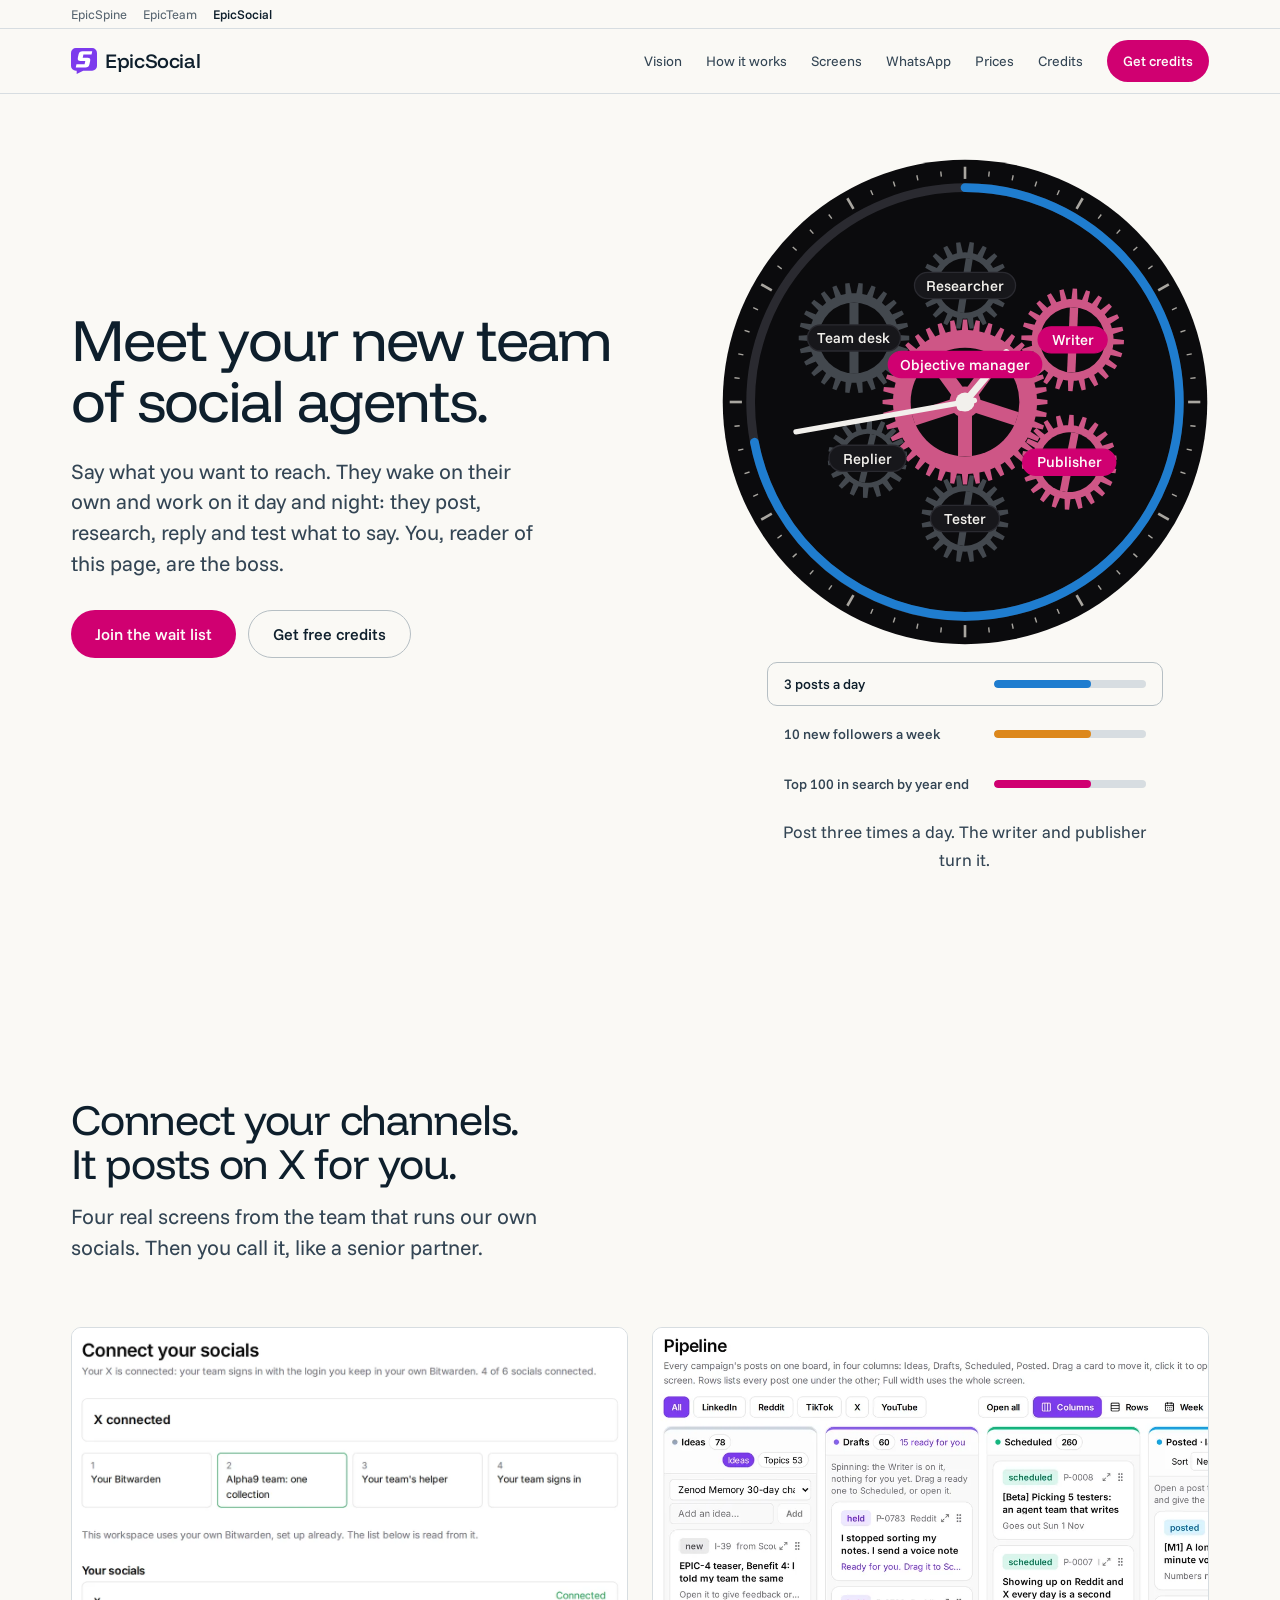
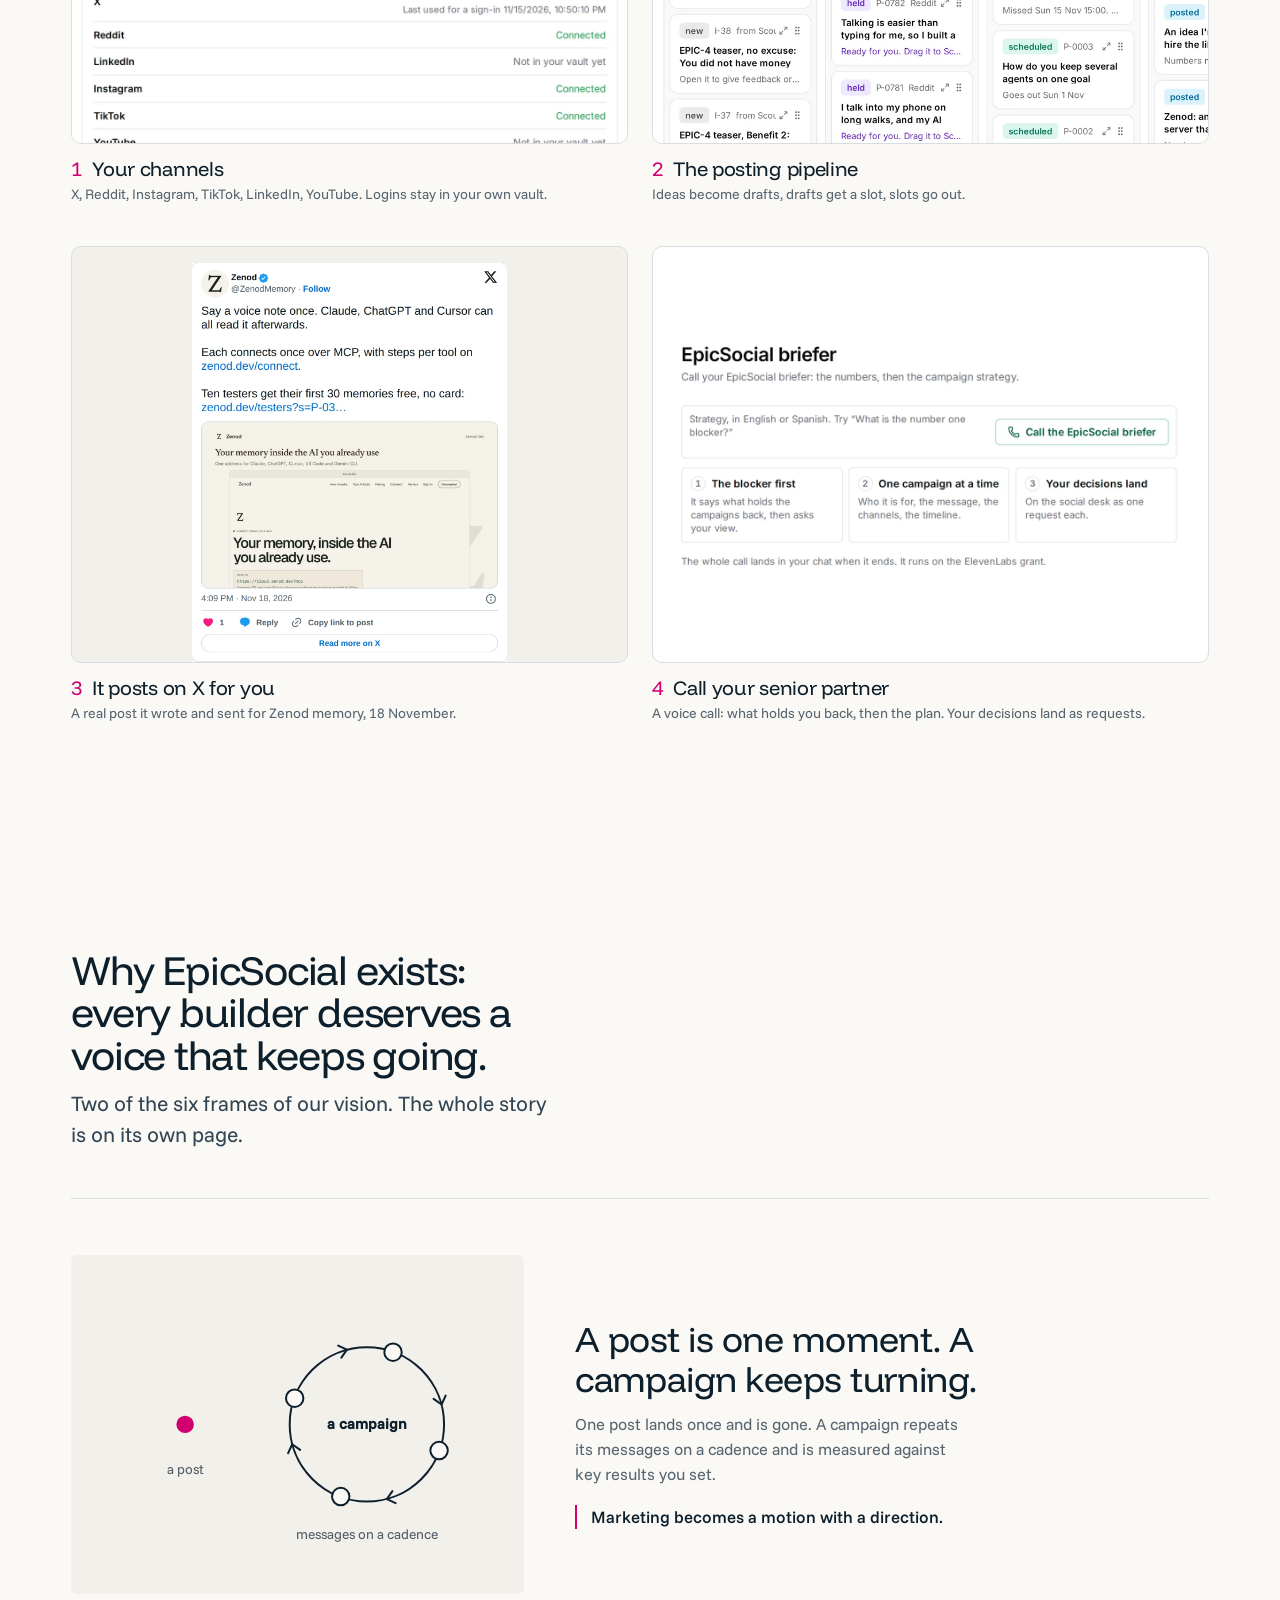
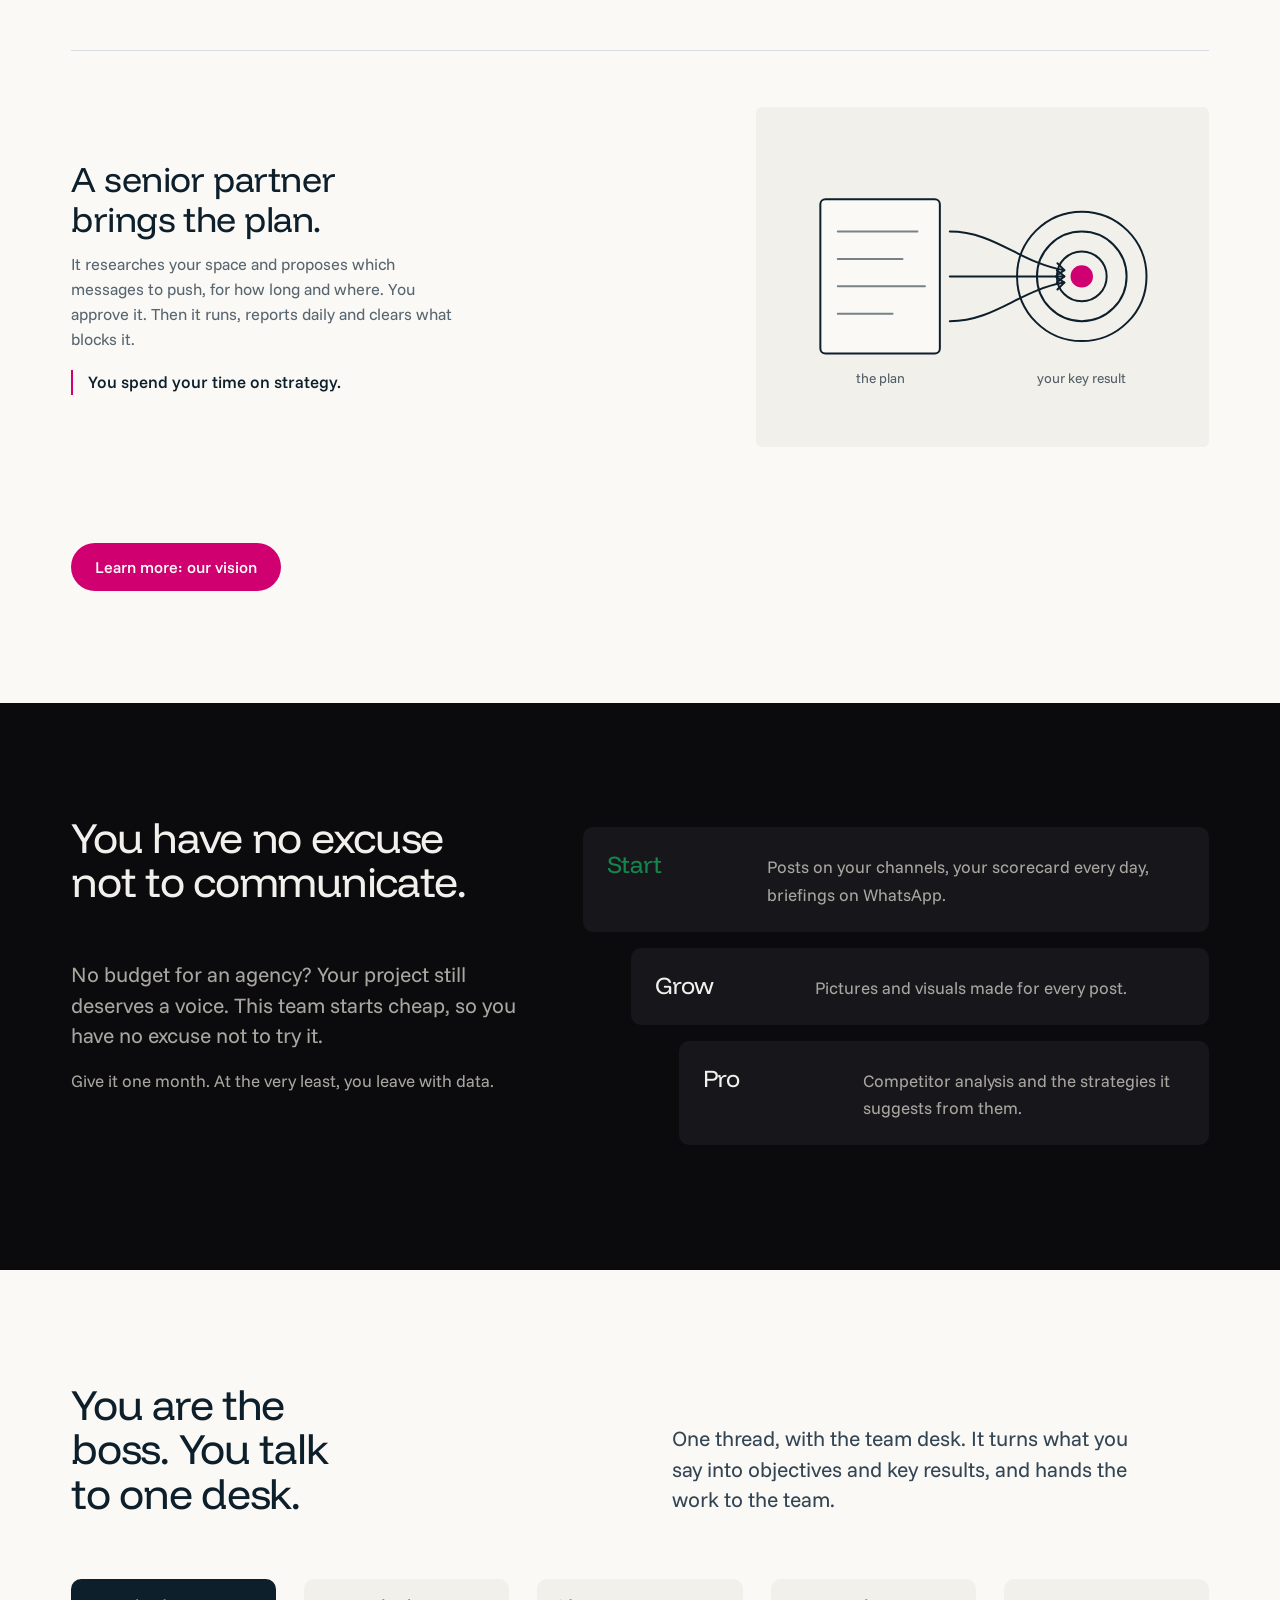
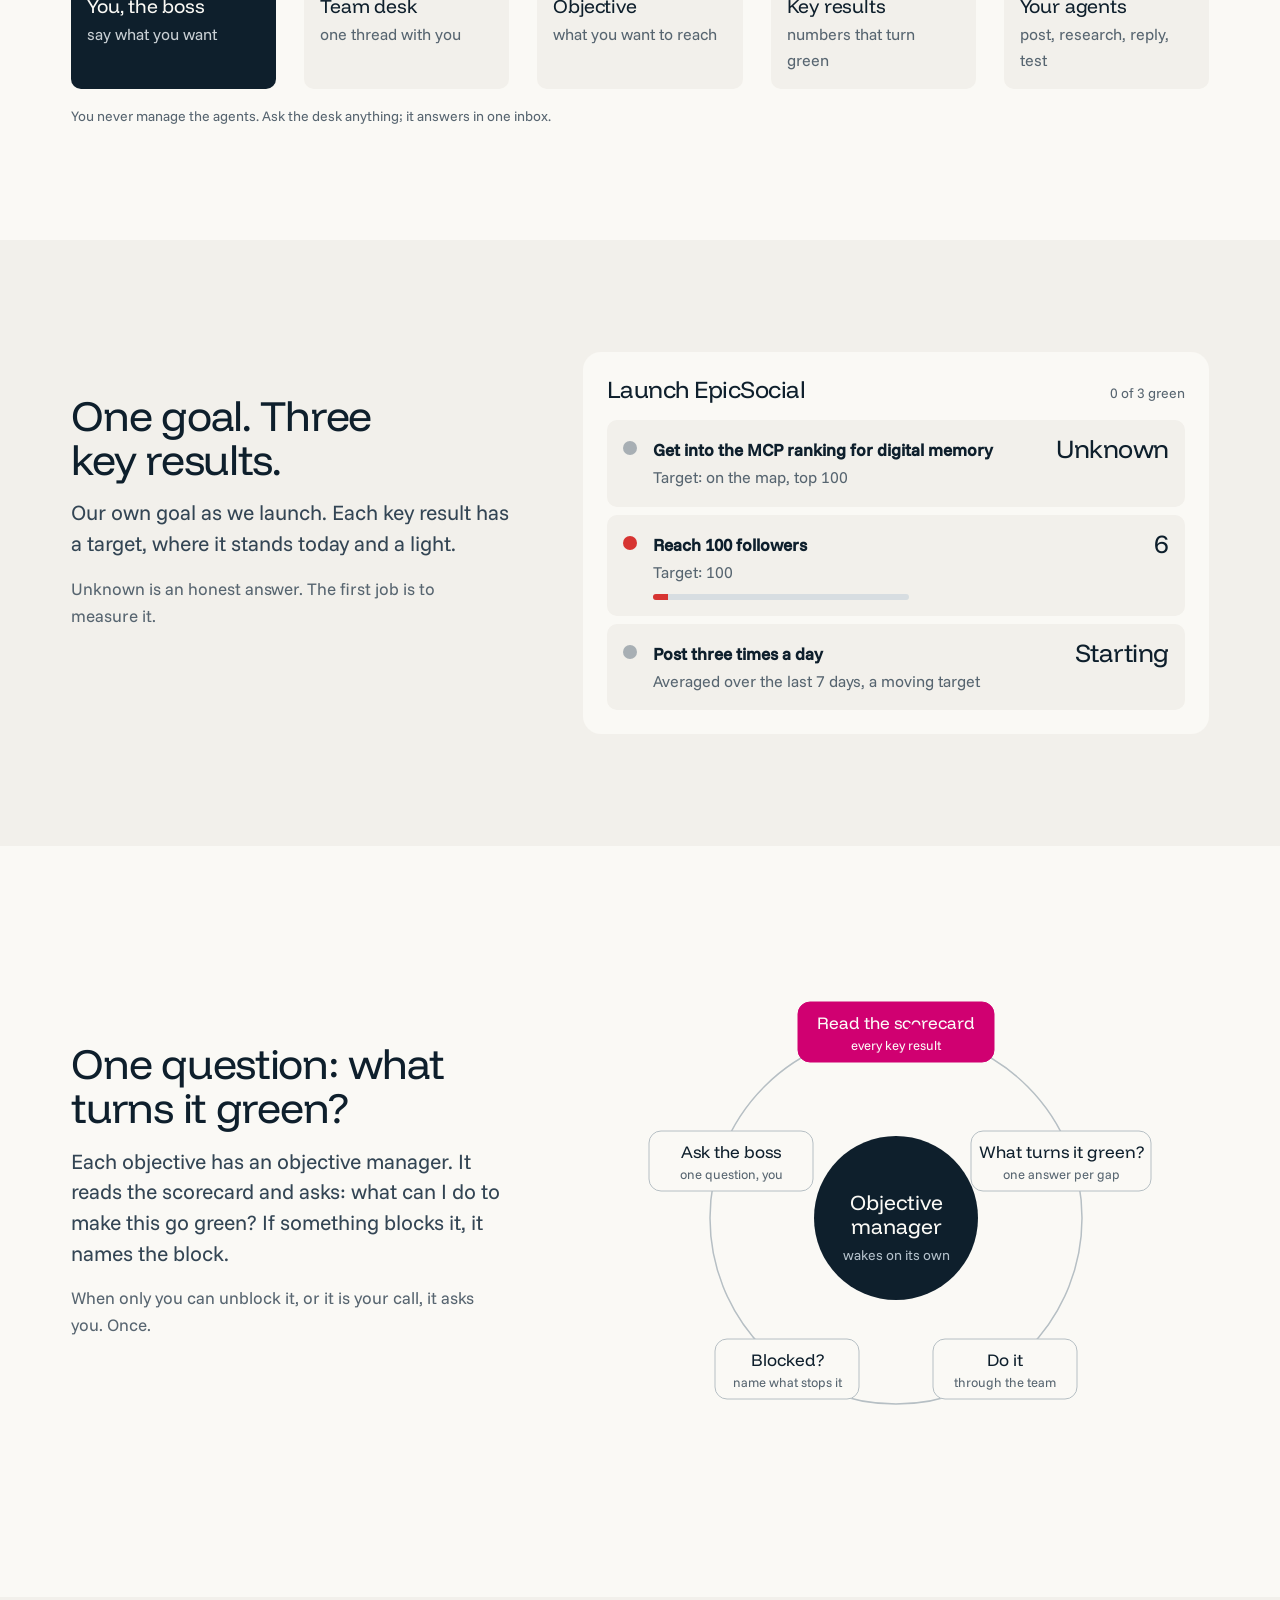
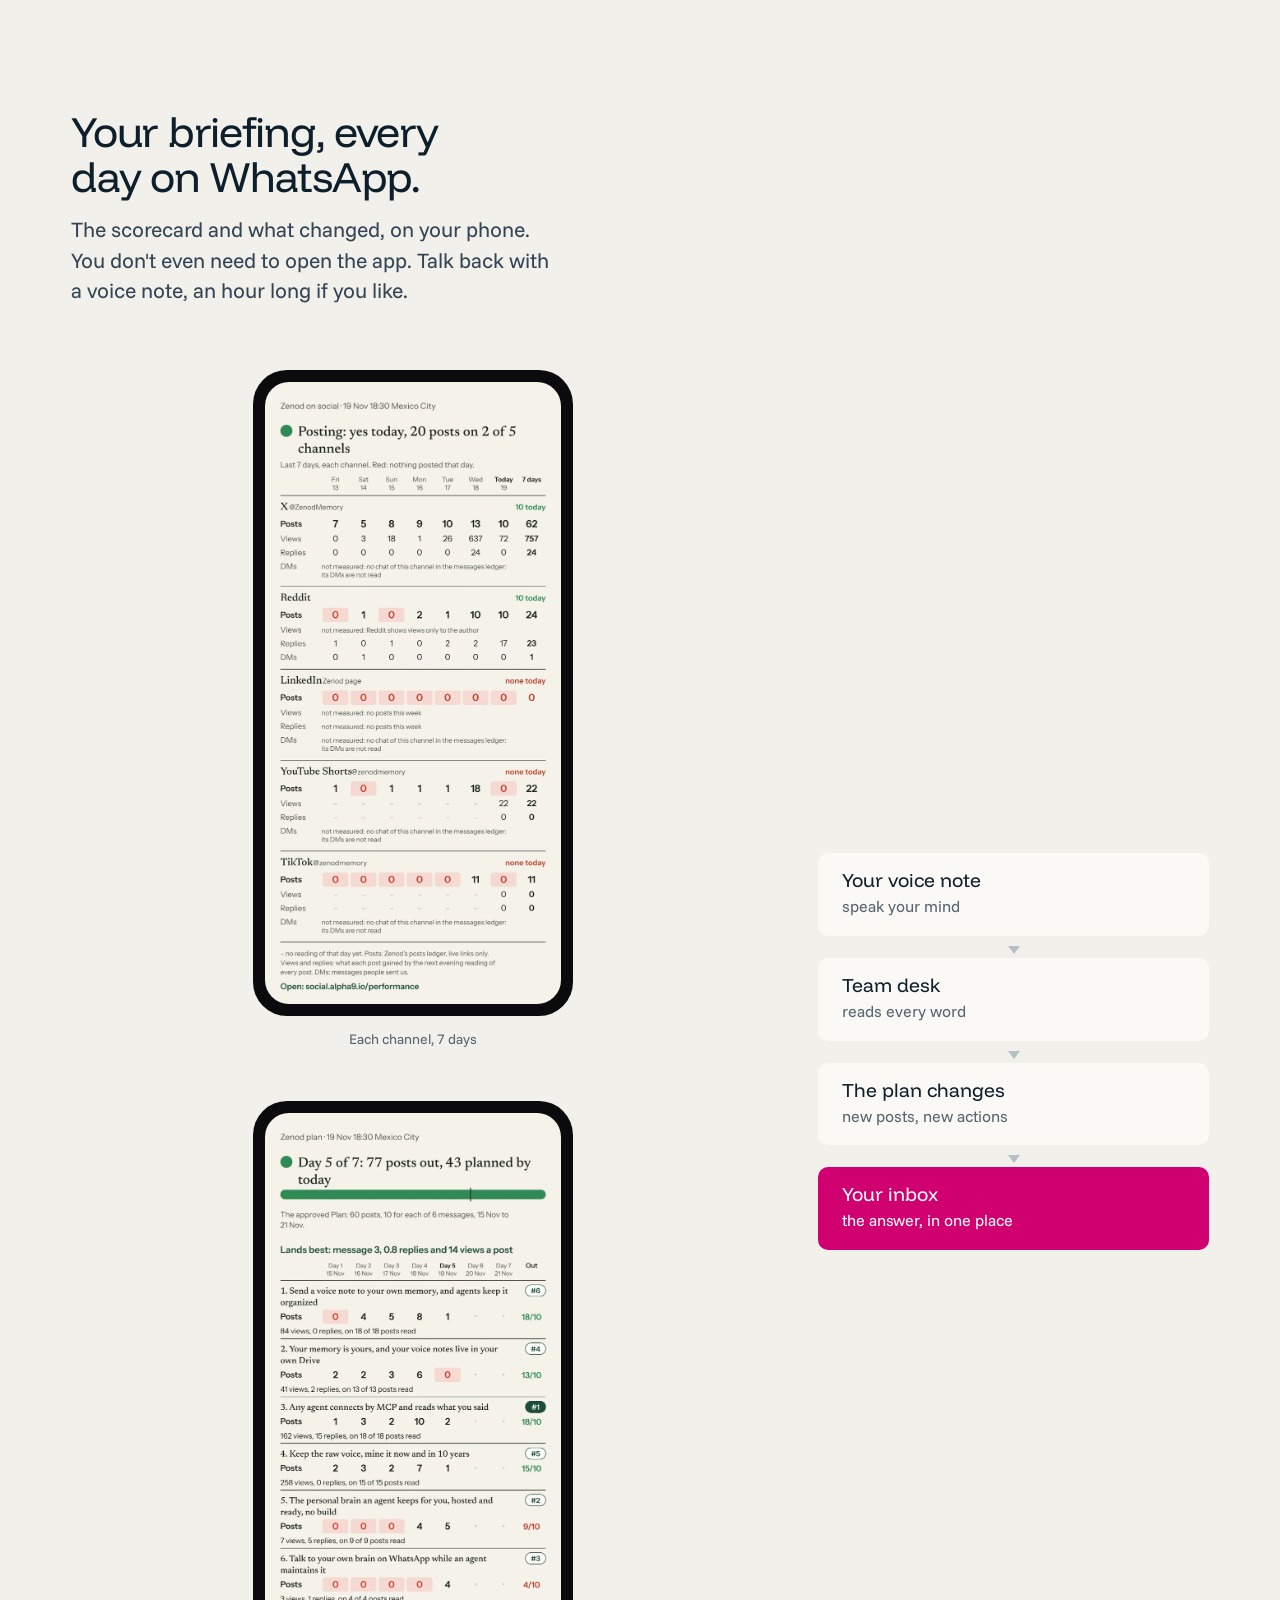
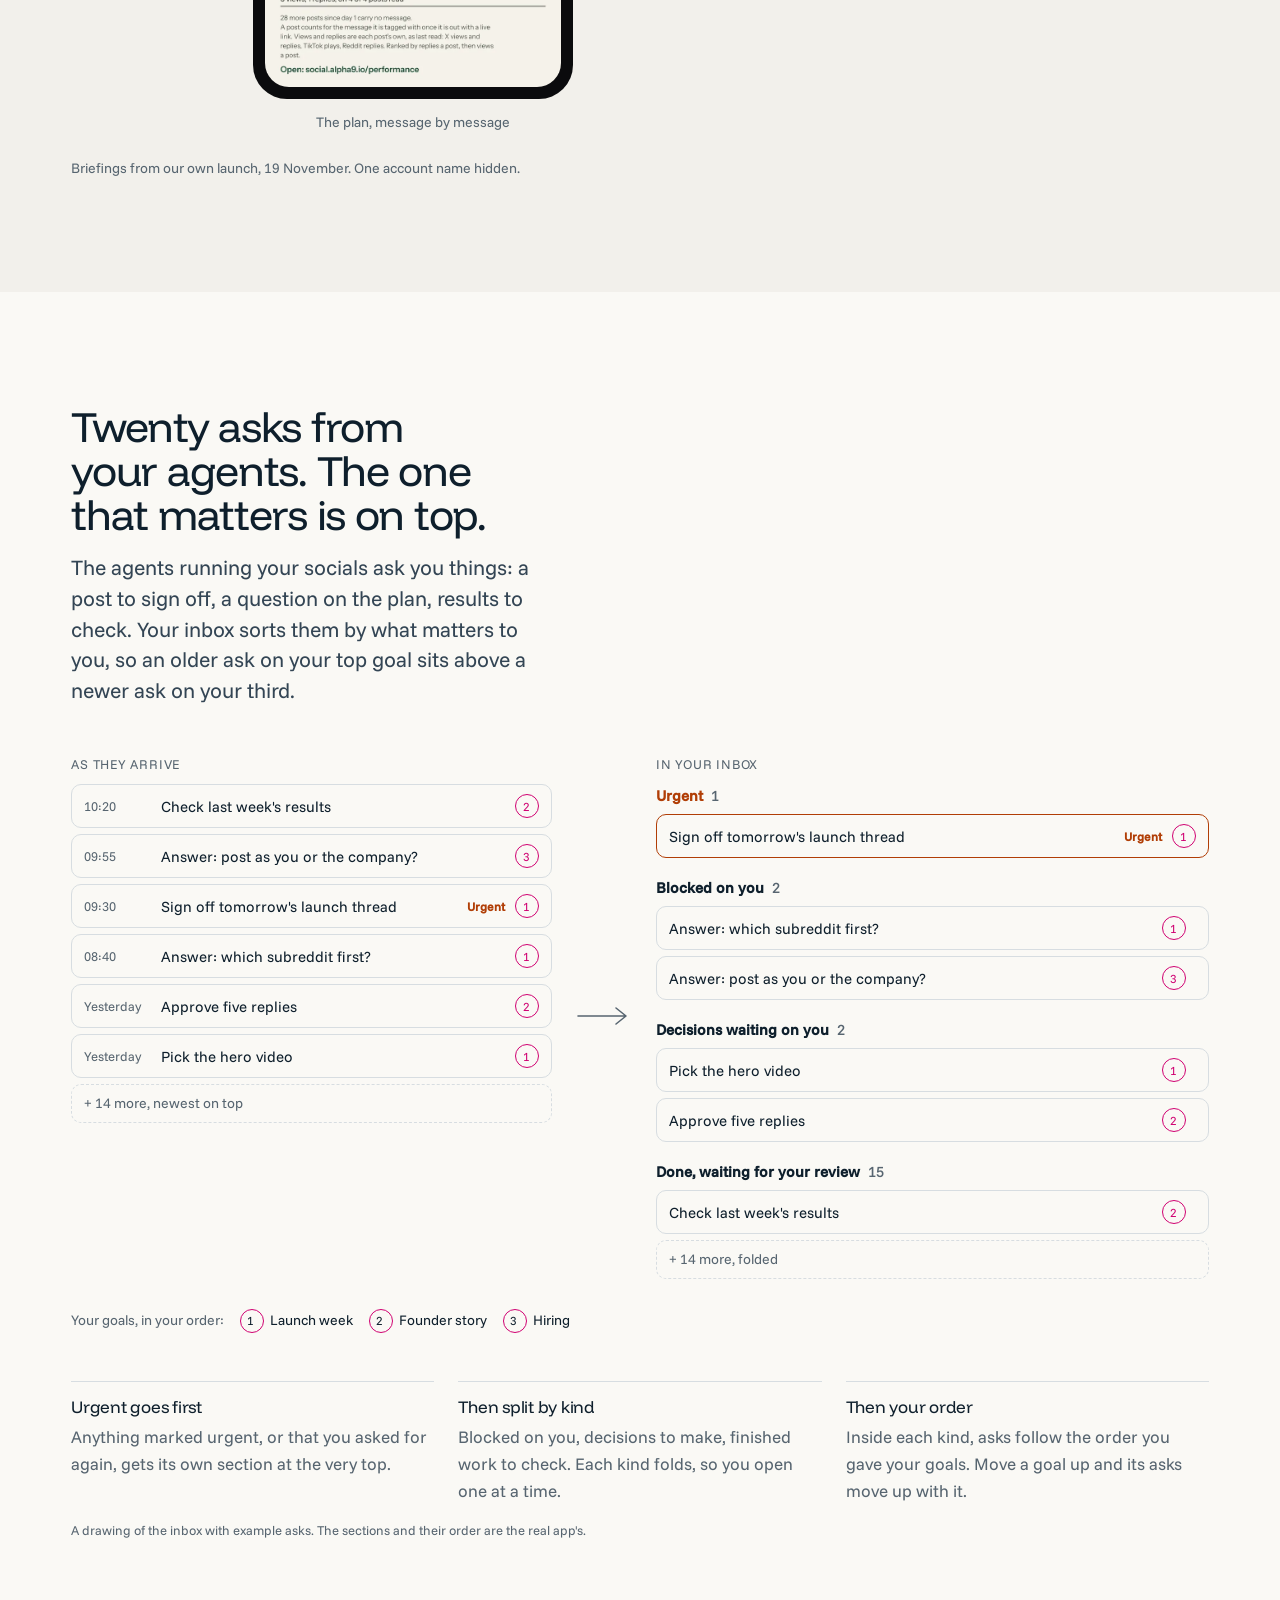
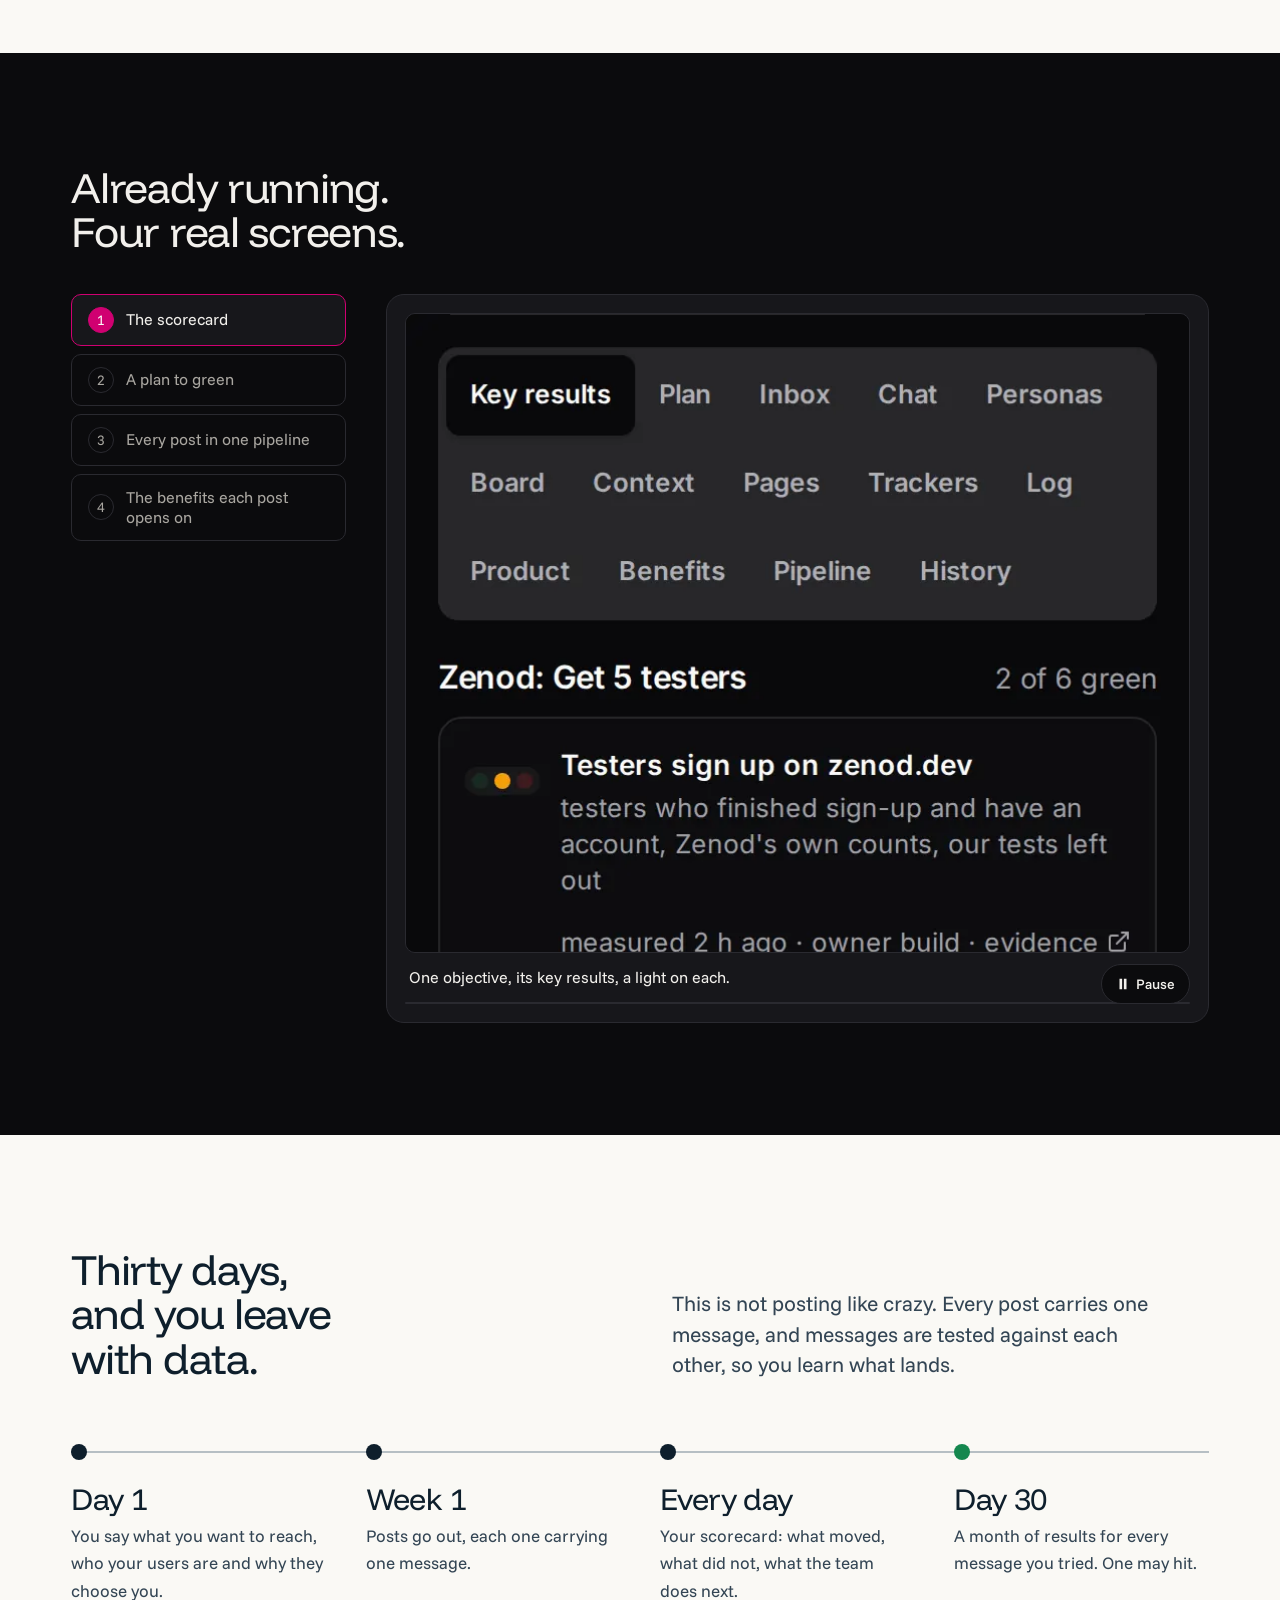
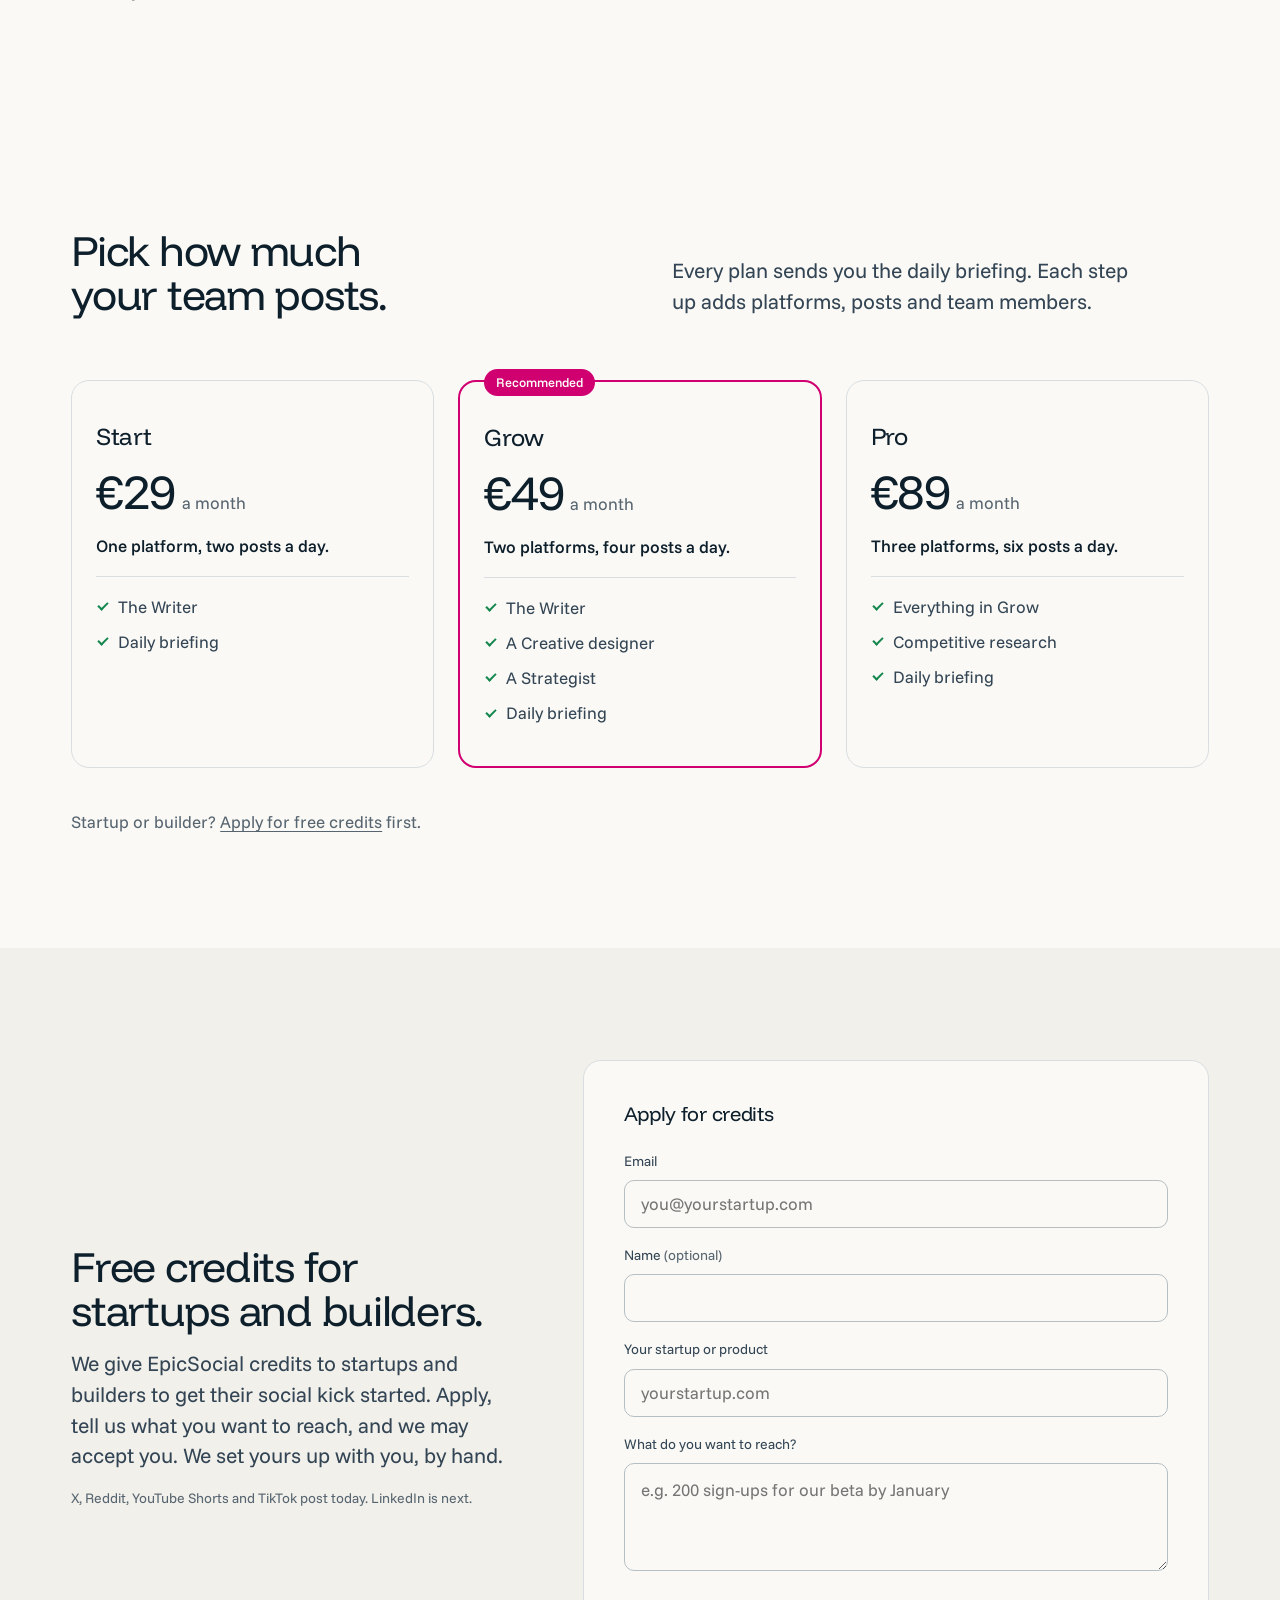
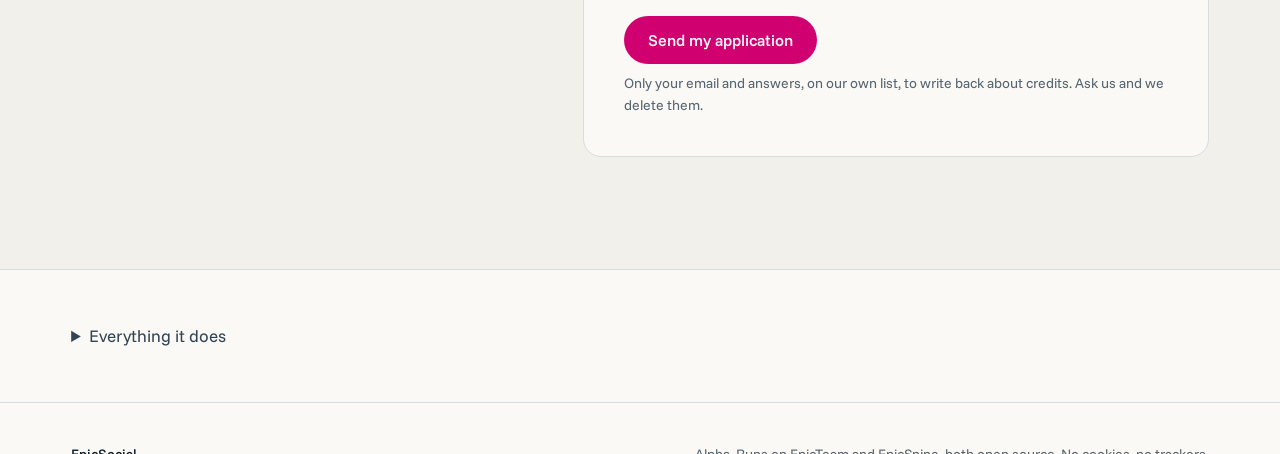
<file: social/index.html>
<!doctype html>
<html lang="en">
<head>
<meta charset="utf-8">
<meta name="viewport" content="width=device-width, initial-scale=1">
<title>EpicSocial: meet your new team of social agents</title>
<!-- agent_team E65-S5: one letter per product on logo C (E for EpicSpine, S for EpicSocial), made by agent_team console/scripts/gen-brand.mjs -->
<link rel="icon" href="/favicon-social.svg" type="image/svg+xml">
<link rel="icon" href="/favicon-32-social.png" type="image/png" sizes="32x32">
<link rel="icon" href="/favicon-16-social.png" type="image/png" sizes="16x16">
<link rel="apple-touch-icon" href="/apple-touch-icon-social.png">
<meta name="description" content="Meet your new team of social agents. Say what you want to reach; they post, research, reply and test messages day and night, and brief you every day on WhatsApp. You are the boss. Free credits for startups and builders.">
<!-- agent_team E46-S57 SEO pass: one address per page, a share picture and what the page is, for search engines -->
<link rel="canonical" href="https://epicsocial.app/">
<meta property="og:type" content="website">
<meta property="og:url" content="https://epicsocial.app/">
<meta property="og:site_name" content="EpicSocial">
<meta property="og:image" content="https://epicsocial.app/og-image.png">
<meta property="og:image:width" content="1200">
<meta property="og:image:height" content="630">
<meta name="twitter:card" content="summary_large_image">
<meta name="twitter:title" content="EpicSocial: meet your new team of social agents">
<script type="application/ld+json">{"@context":"https://schema.org","@type":"SoftwareApplication","name":"EpicSocial","url":"https://epicsocial.app/","applicationCategory":"BusinessApplication","operatingSystem":"Web","description":"Set one objective and an AI team runs your social campaign: it writes, posts, measures every post and sends you the numbers on WhatsApp each evening. Alpha: apply to test it."}</script>
<meta property="og:title" content="EpicSocial: meet your new team of social agents">
<meta property="og:description" content="It writes, posts, measures every post and tells you each evening on WhatsApp where it stands.">
<meta name="theme-color" content="#f9f8f3">
<!-- agent_team E46-S102 (Jordi 20 Nov, Team desk: "revamp epicsocial.app landing page, to showcase screenshot of real
     campaigns with real okrs ... screenshot of digests I get on WhatsApp ... the wheel, the campaign manager ... a mini demo
     ... via clean looking screenshot, use animated diagrams. Make it like epicteam.app and just add the social flavor").
     Built like epicteam.app (E97-S21): short, one idea per screen, real screens on dark bands, animated diagrams; EpicSocial's
     own fonts and pink. Every picture is real: the Zenod campaign on cloud.epicsocial.app in its dark look, taken read-only
     20 Nov, and the evening WhatsApp pair sent 19 Nov 18:30 Mexico City; the signed-in account, one personal handle and one
     private line are covered. -->
<link rel="preload" href="fonts/funnel-display-latin.woff2" as="font" type="font/woff2" crossorigin>
<link rel="preload" href="fonts/funnel-sans-latin.woff2" as="font" type="font/woff2" crossorigin>
<style>
@font-face { font-family: "Funnel Display"; src: url("fonts/funnel-display-latin.woff2") format("woff2"); font-weight: 300 500; font-display: swap; }
@font-face { font-family: "Funnel Sans"; src: url("fonts/funnel-sans-latin.woff2") format("woff2"); font-weight: 400 500; font-display: swap; }
:root {
  color-scheme: light;
  --space-xs: 8px; --space-sm: 12px; --space-md: 16px; --space-lg: 24px; --space-xl: 40px; --space-2xl: 64px; --space-3xl: 112px;
  --text-sm: 0.875rem; --text-md: 1rem; --text-lg: 1.25rem;
  --text-display: clamp(2rem, 3.6vw + 0.8rem, 4.2rem); --text-section: clamp(1.9rem, 2.2vw + 0.9rem, 3.1rem); --text-lead: clamp(1.1rem, 0.4vw + 1rem, 1.35rem);
  --container: 1240px; --gutter: clamp(20px, 4vw, 56px);
  --paper: oklch(98.2% 0.006 95); --paper-2: oklch(95.6% 0.007 95); --ink: oklch(23% 0.035 245); --ink-2: oklch(38% 0.035 245); --muted: oklch(50% 0.025 240);
  --rule: oklch(89.5% 0.008 230); --rule-2: oklch(80% 0.012 230);
  --accent: oklch(55% 0.235 358); --accent-hi: oklch(49% 0.22 358); --accent-ink: oklch(99% 0.003 95); --accent-soft: oklch(94% 0.035 358);
  --night: #0b0b0d; --night-2: #17171b; --night-rule: #2a2a30; --night-ink: #f2f0ec; --night-muted: #a9a6a0;
  --ok: oklch(55% 0.13 155);
  --font-display: "Funnel Display", ui-sans-serif, system-ui, sans-serif; --font-body: "Funnel Sans", ui-sans-serif, system-ui, sans-serif;
  --radius: 18px; --radius-in: 10px; --ease: cubic-bezier(0.16, 1, 0.3, 1);
}
*, *::before, *::after { box-sizing: border-box; }
html, body { overflow-x: clip; }
html { scroll-behavior: smooth; scroll-padding-top: 80px; }
body { margin: 0; background: var(--paper); color: var(--ink); font: 400 1.0625rem/1.6 var(--font-body); -webkit-font-smoothing: antialiased; -webkit-text-size-adjust: 100%; }
:focus-visible { outline: 2px solid var(--accent); outline-offset: 2px; }
a { color: inherit; text-underline-offset: 0.18em; text-decoration-thickness: 1px; }
h1, h2, h3 { margin: 0; font-family: var(--font-display); font-weight: 400; letter-spacing: -0.03em; line-height: 1.04; text-wrap: balance; }
h1 { font-size: var(--text-display); max-width: 15ch; }
h2 { font-size: var(--text-section); max-width: 18ch; }
h3 { font-size: var(--text-lg); letter-spacing: -0.015em; line-height: 1.25; }
p { margin: 0; text-wrap: pretty; }
ul, ol { margin: 0; padding: 0; list-style: none; }
img { display: block; max-width: 100%; height: auto; }
figure { margin: 0; }
[hidden] { display: none !important; }
.container { width: 100%; max-width: var(--container); margin-inline: auto; padding-inline: var(--gutter); }
.lead { font-size: var(--text-lead); line-height: 1.45; color: var(--ink-2); max-width: 40ch; }
.muted { color: var(--muted); }
.small { font-size: var(--text-sm); }
.say { display: grid; gap: var(--space-md); align-content: start; }
.actions { display: flex; flex-wrap: wrap; gap: var(--space-sm); margin-top: var(--space-xs); }
.btn { display: inline-flex; align-items: center; justify-content: center; min-height: 48px; padding: 0 var(--space-lg); border: 0; border-radius: 999px; background: var(--accent); color: var(--accent-ink); font: 500 var(--text-md)/1 var(--font-body); text-decoration: none; white-space: nowrap; cursor: pointer; transition: background-color 0.2s var(--ease); }
.btn:hover { background: var(--accent-hi); }
.btn--clear { background: transparent; color: var(--ink); border: 1px solid var(--rule-2); }
.btn--clear:hover { background: var(--paper-2); }
.btn--sm { min-height: 42px; padding: 0 var(--space-md); font-size: var(--text-sm); }
/* chrome */
.family { font-size: 0.8rem; color: var(--muted); border-bottom: 1px solid var(--rule); }
.family .container { display: flex; gap: var(--space-md); padding-block: 4px; }
.family a { text-decoration: none; } .family a:hover { text-decoration: underline; } .family b { font-weight: 500; color: var(--ink); }
.nav { position: sticky; top: 0; z-index: 30; background: var(--paper); border-bottom: 1px solid var(--rule); }
.nav .container { display: flex; align-items: center; gap: var(--space-lg); min-height: 64px; }
.wordmark { display: inline-flex; align-items: center; gap: var(--space-xs); font: 500 var(--text-lg)/1 var(--font-display); letter-spacing: -0.02em; text-decoration: none; margin-right: auto; }
.wordmark svg { width: 26px; height: 26px; }
.links { display: flex; gap: var(--space-lg); font-size: var(--text-sm); }
.links a { text-decoration: none; color: var(--ink-2); } .links a:hover { color: var(--accent-hi); }
@media (max-width: 760px) { .hide-s { display: none; } .links { gap: var(--space-md); } }
/* bands: one idea per screen */
.band { padding-block: var(--space-3xl); }
.band.alt { background: var(--paper-2); }
.band.dark { background: var(--night); color: var(--night-ink); }
.band.dark h2 { color: var(--night-ink); }
.band.dark .lead, .band.dark .muted { color: var(--night-muted); }
.band > .container > .say { margin-bottom: var(--space-2xl); }
.split { display: grid; grid-template-columns: minmax(0, 5fr) minmax(0, 7fr); gap: var(--space-2xl); align-items: center; }
@media (max-width: 900px) { .split { grid-template-columns: minmax(0, 1fr); gap: var(--space-xl); } .band { padding-block: var(--space-2xl); } }
/* hero */
.hero { padding-block: var(--space-2xl) var(--space-3xl); }
.hero-grid { display: grid; grid-template-columns: minmax(0, 5fr) minmax(0, 6fr); gap: var(--space-2xl); align-items: center; }
.hero .say { gap: var(--space-lg); }
@media (max-width: 900px) { .hero-grid { grid-template-columns: minmax(0, 1fr); gap: var(--space-xl); } }
/* the demo */
.band.dark h2 { margin-bottom: var(--space-xl); }
.demo { display: grid; grid-template-columns: minmax(0, 3fr) minmax(0, 9fr); gap: var(--space-xl); align-items: start; }
.steps { display: grid; gap: var(--space-xs); counter-reset: s; }
.steps button { width: 100%; display: flex; gap: var(--space-sm); align-items: center; text-align: left; padding: var(--space-sm) var(--space-md); border: 1px solid var(--night-rule); border-radius: var(--radius-in); background: transparent; color: var(--night-muted); font: 400 var(--text-md)/1.3 var(--font-body); cursor: pointer; transition: background-color 0.3s var(--ease), color 0.3s var(--ease), border-color 0.3s var(--ease); }
.steps button span { display: inline-grid; place-items: center; flex: none; width: 26px; height: 26px; border-radius: 999px; border: 1px solid var(--night-rule); font-size: var(--text-sm); }
.steps button:hover { color: var(--night-ink); }
.steps button[aria-selected="true"] { background: var(--night-2); color: var(--night-ink); border-color: var(--accent); }
.steps button[aria-selected="true"] span { background: var(--accent); border-color: var(--accent); color: var(--accent-ink); }
.stage { position: relative; display: grid; background: var(--night-2); border: 1px solid var(--night-rule); border-radius: var(--radius); padding: clamp(10px, 1.4vw, 18px); min-height: 0; }
.frame { grid-area: 1 / 1; display: grid; gap: var(--space-sm); align-content: start; }
.frame img { border-radius: var(--radius-in); border: 1px solid var(--night-rule); max-height: 640px; width: 100%; object-fit: cover; object-position: top; }
.frame--phone img { width: auto; max-width: 100%; max-height: 640px; margin-inline: auto; object-fit: contain; }
.frame figcaption { color: var(--night-ink); font-size: var(--text-md); padding-inline: 4px; padding-right: 104px; }
.frame.on { animation: fade 0.5s var(--ease) both; }
@keyframes fade { from { opacity: 0; transform: translateY(6px); } to { opacity: 1; transform: none; } }
.bar { height: 2px; background: var(--night-rule); border-radius: 2px; overflow: hidden; margin-top: var(--space-sm); }
.bar i { display: block; height: 100%; width: 0; background: var(--accent); }
.bar i.run { animation: fill var(--dur, 5s) linear both; }
.paused .bar i.run { animation-play-state: paused; }
@keyframes fill { to { width: 100%; } }
.toggle { position: absolute; right: clamp(10px, 1.4vw, 18px); bottom: 18px; display: inline-flex; align-items: center; gap: 6px; height: 40px; padding: 0 14px; font: 500 var(--text-sm)/1 var(--font-body); border: 1px solid var(--night-rule); border-radius: 999px; background: var(--night); color: var(--night-ink); cursor: pointer; }
.toggle svg { width: 14px; height: 14px; }
@media (max-width: 900px) {
  .demo { grid-template-columns: minmax(0, 1fr); gap: var(--space-md); }
  .steps { grid-auto-flow: column; grid-auto-columns: max-content; overflow-x: auto; padding-bottom: 4px; scrollbar-width: none; }
  .steps button { white-space: nowrap; padding: var(--space-xs) var(--space-sm); font-size: var(--text-sm); }
  .frame img { max-height: 520px; }
  .frame--phone img { max-height: 520px; }
}
/* the engine: one line, each part lights in turn */
.engine { display: grid; grid-template-columns: repeat(6, minmax(0, 1fr)); gap: 28px; position: relative; }
.engine li { position: relative; display: grid; gap: 4px; align-content: start; padding: var(--space-md); border: 1px solid var(--rule-2); border-radius: var(--radius-in); background: var(--paper); transition: background-color 0.4s var(--ease), border-color 0.4s var(--ease), color 0.4s var(--ease); }
.engine li b { font: 400 1.2rem/1.2 var(--font-display); letter-spacing: -0.01em; }
.engine li span { font-size: var(--text-sm); color: var(--muted); }
.engine li:not(:last-child)::after { content: ""; position: absolute; top: 50%; right: -24px; width: 20px; height: 1px; background: var(--rule-2); }
.engine li:not(:last-child)::before { content: ""; position: absolute; top: calc(50% - 4px); right: -24px; border: 4px solid transparent; border-left: 6px solid var(--rule-2); border-right: 0; }
.engine li:first-child { border-color: var(--accent); }
.engine li.lit { background: var(--accent); border-color: var(--accent); color: var(--accent-ink); }
.engine li.lit span { color: var(--accent-ink); }
.engine-back { margin-top: var(--space-md); font-size: var(--text-sm); color: var(--muted); }
@media (max-width: 900px) {
  .engine { grid-template-columns: minmax(0, 1fr); gap: 22px; max-width: 26rem; }
  .engine li { grid-template-columns: 9rem 1fr; align-items: baseline; padding: var(--space-sm) var(--space-md); }
  .engine li:not(:last-child)::after { top: auto; bottom: -18px; right: auto; left: 50%; width: 1px; height: 14px; }
  .engine li:not(:last-child)::before { top: auto; bottom: -22px; right: auto; left: calc(50% - 4px); border: 4px solid transparent; border-top: 6px solid var(--rule-2); border-bottom: 0; }
}
/* the wheel */
.wheel-fig { max-width: 520px; width: 100%; justify-self: center; }
.wheel { width: 100%; height: auto; font-family: var(--font-body); }
.ring { fill: none; stroke: var(--rule-2); stroke-width: 1.5; }
.ring-run { fill: none; stroke: var(--accent); stroke-width: 2.5; stroke-dasharray: 0 100; transform: rotate(-90deg); transform-origin: 260px 260px; }
.hub circle { fill: var(--ink); }
.hub-a { fill: var(--paper); font: 400 21px var(--font-display); }
.hub-b { fill: oklch(80% 0.02 240); font-size: 14px; }
.node rect { fill: var(--paper); stroke: var(--rule-2); transition: fill 0.35s var(--ease), stroke 0.35s var(--ease); }
.node .n-a { font: 400 17px var(--font-display); fill: var(--ink); }
.node .n-b { font-size: 13px; fill: var(--muted); }
.node.lit rect { fill: var(--accent); stroke: var(--accent); }
.node.lit .n-a, .node.lit .n-b { fill: var(--accent-ink); }
.runner { fill: var(--accent); }
/* WhatsApp phones */
.phones { display: flex; gap: clamp(20px, 4vw, 56px); justify-content: center; flex-wrap: wrap; }
.phone { display: grid; gap: var(--space-sm); justify-items: center; }
.phone-in { width: min(320px, 82vw); background: var(--night); border-radius: 34px; padding: 12px; }
.phone-in img { border-radius: 24px; width: 100%; }
.phone figcaption { font-size: var(--text-sm); color: var(--muted); }
/* join */
.join-card { display: grid; gap: var(--space-md); padding: var(--space-xl); background: var(--paper); border: 1px solid var(--rule); border-radius: var(--radius); }
.join-card { transition: border-color 0.3s var(--ease), outline-color 0.3s var(--ease); outline: 2px solid transparent; outline-offset: 4px; }
.join-card.here { border-color: var(--accent); outline-color: var(--accent-soft); }
.join-card form { display: grid; gap: var(--space-xs); }
.join-card label { font-size: var(--text-sm); color: var(--ink-2); }
.join-card .row { display: flex; gap: var(--space-xs); }
.join-card input[type=email], .join-card input[type=text], .join-card textarea { width: 100%; min-width: 0; min-height: 48px; padding: 0 var(--space-md); border: 1px solid var(--rule-2); border-radius: var(--radius-in, 8px); background: var(--paper); color: var(--ink); font: inherit; }
.join-card textarea { padding: var(--space-sm) var(--space-md); resize: vertical; min-height: 96px; }
.join-card label { margin-top: var(--space-xs); }
.join-card .opt { color: var(--muted); }
.join-card button { margin-top: var(--space-sm); justify-self: start; }
.join-card [aria-invalid=true] { border-color: oklch(52% 0.19 27); }
.join-card .err { min-height: 1.2em; font-size: var(--text-sm); color: oklch(52% 0.19 27); }
.join-card .privacy { font-size: var(--text-sm); color: var(--muted); }
.hp { position: absolute; left: -9999px; }
@media (max-width: 480px) { .join-card { padding: var(--space-lg); } .join-card .row { flex-direction: column; } }
/* agent_team E46-S141 (Jordi's briefer call 27 Nov: "the call to action right now is get on the wait list"): every post
   links epicsocial.app/#waitlist; the link and the hero button open one small box: email and what you launch, Send */
.wl { width: min(28rem, calc(100vw - 2rem)); max-height: calc(100dvh - 2rem); padding: 0; border: 1px solid var(--rule); border-radius: var(--radius); background: var(--paper); color: var(--ink); }
.wl::backdrop { background: oklch(23% 0.035 245 / 0.35); }
.wl .join-card { border: 0; }
.wl-top { display: flex; justify-content: space-between; align-items: baseline; gap: var(--space-sm); }
.wl-x { border: 0; background: none; padding: 0.25rem 0; color: var(--muted); font: inherit; font-size: var(--text-sm); cursor: pointer; }
.wl-x:hover { color: var(--ink); }
.wl form[hidden], .wl .thanks[hidden] { display: none; }
/* the folded feature list (tools/feature_list.py) */
.all-band { padding-block: var(--space-xl); border-top: 1px solid var(--rule); }
.all-features > summary { cursor: pointer; color: var(--ink-2); padding-block: var(--space-sm); }
.all-features .section { padding-block: var(--space-xl); }
.all-features .container { padding-inline: 0; }
.nice { display: grid; gap: var(--space-lg); }
.nice h2 { font-size: clamp(1.5rem, 1.4vw + 0.9rem, 2.2rem); }
.nice .was { color: var(--ink-2); max-width: 52ch; }
.nice-list { display: grid; gap: var(--space-md); grid-template-columns: repeat(auto-fill, minmax(min(100%, 16rem), 1fr)); }
.nice-list li { display: grid; align-content: start; gap: 6px; padding: var(--space-md); border: 1px solid var(--rule); border-radius: var(--radius-in); }
.nice-list h3 { font-size: var(--text-md); font-family: var(--font-body); font-weight: 500; letter-spacing: 0; }
.nice-list p { color: var(--ink-2); font-size: var(--text-sm); }
.foot { border-top: 1px solid var(--rule); padding-block: var(--space-xl); font-size: var(--text-sm); color: var(--muted); }
.foot .container { display: flex; flex-wrap: wrap; gap: var(--space-md); justify-content: space-between; }
.foot b { color: var(--ink); font-weight: 500; }
@media (prefers-reduced-motion: reduce) { *, *::before, *::after { animation: none !important; transition: none !important; } html { scroll-behavior: auto; } }
/* agent_team E97-S25 it3: today's screens (24 Nov), cropped to one feature each; tall phone crops kept to one screen */
.frame picture { display: block; }
/* agent_team E46-S119: the mission page. The watch: each gear an agent, all turning one key result green */
.watch-fig { display: grid; gap: var(--space-md); justify-items: center; }
.watch { width: 100%; max-width: 560px; height: auto; font-family: var(--font-body); }
.watch .case { fill: var(--night); }
.watch .track { fill: none; stroke: var(--night-rule); stroke-width: 10; }
.watch .kr-arc { fill: none; stroke: var(--ok); stroke-width: 10; stroke-linecap: round; stroke-dasharray: 72 100; transform: rotate(-90deg); transform-origin: 280px 280px; }
.watch .ticks rect { fill: var(--night-muted); }
.watch .g-body { fill: oklch(40% 0.012 250); }
.watch .g-well { fill: var(--night); }
.watch .spin { transform-box: fill-box; transform-origin: center; transform: rotate(var(--a)); }
.watch .hands { fill: var(--night-ink); }
.watch .hand-h { transform: rotate(40deg); }
.watch .hand-m { transform: rotate(260deg); }
.watch .g-tag { fill: var(--night-2); stroke: var(--night-rule); stroke-width: 1.5; transition: fill 0.35s var(--ease), stroke 0.35s var(--ease); }
.watch .g-tag-t { fill: var(--night-ink); font-size: 17px; font-weight: 500; }
.watch .gear.on .g-body { fill: oklch(62% 0.16 358); transition: fill 0.35s var(--ease); }
.watch .g-label.on .g-tag { fill: var(--accent); stroke: var(--accent); }
.watch .g-label.on .g-tag-t { fill: var(--accent-ink); }
@media (prefers-reduced-motion: no-preference) {
  .watch.run .spin { animation: spin var(--d) linear infinite; }
  .watch.run .hand-m { animation: turn 24s linear infinite; }
  .watch.run .hand-h { animation: turn 288s linear infinite; }
  .watch.run .kr-arc { animation: green 24s linear infinite; }
}
@keyframes spin { from { transform: rotate(var(--a)); } to { transform: rotate(calc(var(--a) + var(--dir) * 360deg)); } }
@keyframes turn { from { transform: rotate(0deg); } to { transform: rotate(360deg); } }
@keyframes green { from { stroke-dasharray: 0 100; } 92% { stroke-dasharray: 100 0; } to { stroke-dasharray: 100 0; } }
/* agent_team E97-S43: each key result its own coloured bar, all moving; the ring of the watch is the one picked */
.watch-fig { --kr-c: oklch(58% 0.15 250); --kr-e: linear; }
.watch .kr-arc { stroke: var(--kr-c); transition: stroke 0.35s var(--ease); }
.kr-bars { display: grid; gap: 6px; width: 100%; max-width: 480px; }
.kr-bars button { display: grid; grid-template-columns: minmax(0, 1fr) 42%; align-items: center; gap: var(--space-md); width: 100%; min-height: 44px; padding: 0 var(--space-md); border: 1px solid transparent; border-radius: var(--radius-in); background: transparent; color: var(--ink-2); font: 500 var(--text-sm)/1.2 var(--font-body); text-align: left; cursor: pointer; transition: background-color 0.2s var(--ease), border-color 0.2s var(--ease); }
.kr-bars button:hover { background: var(--paper-2); }
.kr-bars button[aria-pressed="true"] { border-color: var(--rule-2); background: var(--paper); color: var(--ink); }
.kr-bar { position: relative; height: 8px; border-radius: 999px; background: var(--rule); overflow: hidden; }
.kr-bar s { position: absolute; inset: 0 auto 0 0; width: 64%; border-radius: inherit; background: var(--c); }
@media (prefers-reduced-motion: no-preference) {
  .watch-fig.run .kr-bar s { animation: krfill 24s var(--e) infinite; }
  .watch-fig.run .kr-arc { animation: krring 24s var(--kr-e) infinite; }
}
@keyframes krfill { from { width: 2%; background: var(--c); } 88% { width: 100%; background: var(--c); } 92%, to { width: 100%; background: var(--ok); } }
@keyframes krring { from { stroke-dasharray: 0 100; stroke: var(--kr-c); } 88% { stroke-dasharray: 100 0; stroke: var(--kr-c); } 92%, to { stroke-dasharray: 100 0; stroke: var(--ok); } }
.kr-now { text-align: center; color: var(--ink-2); max-width: 44ch; margin-inline: auto; margin-top: var(--space-sm); min-height: 3.2em; }
/* the ladder: starts cheap, grows with you (no price until Jordi sets one) */
.ladder { display: grid; gap: var(--space-md); }
.ladder li { display: grid; grid-template-columns: 9rem 1fr; gap: var(--space-md); align-items: baseline; padding: var(--space-lg); background: var(--night-2); border-radius: var(--radius-in); }
.ladder li:nth-child(2) { margin-left: clamp(0px, 4vw, 48px); }
.ladder li:nth-child(3) { margin-left: clamp(0px, 8vw, 96px); }
.ladder b { font: 400 1.5rem/1.1 var(--font-display); letter-spacing: -0.02em; color: var(--night-ink); }
.ladder li:first-child b { color: var(--ok); }
.ladder span { color: var(--night-muted); }
@media (max-width: 560px) { .ladder li { grid-template-columns: 1fr; gap: 4px; } }
/* the price page: three tiers, Grow the default (agent_team E46-S133, Jordi's yes on E46-S44, 26 Nov) */
.tiers { display: grid; grid-template-columns: repeat(3, minmax(0, 1fr)); gap: var(--space-lg); align-items: stretch; }
.tier { position: relative; display: grid; gap: var(--space-md); align-content: start; padding: var(--space-xl) var(--space-lg); background: var(--paper); border: 1px solid var(--rule); border-radius: var(--radius); }
.tier--pick { border: 2px solid var(--accent); }
.tier-tag { position: absolute; top: -13px; left: var(--space-lg); padding: 3px 12px; border-radius: 999px; background: var(--accent); color: var(--accent-ink); font-size: 0.8rem; font-weight: 500; }
.tier h3 { font-size: 1.5rem; }
.tier-price { display: flex; align-items: baseline; gap: 6px; }
.tier-price b { font: 400 3rem/1 var(--font-display); letter-spacing: -0.03em; }
.tier-price span { color: var(--muted); }
.tier-reach { font-weight: 500; color: var(--ink); }
.tier ul { display: grid; gap: var(--space-xs); padding-top: var(--space-md); border-top: 1px solid var(--rule); }
.tier li { position: relative; padding-left: 22px; color: var(--ink-2); }
.tier li::before { content: ""; position: absolute; left: 2px; top: 0.55em; width: 10px; height: 6px; border-left: 2px solid var(--ok); border-bottom: 2px solid var(--ok); transform: rotate(-45deg); }
.tiers-note { margin-top: var(--space-xl); }
@media (max-width: 900px) { .tiers { grid-template-columns: minmax(0, 1fr); gap: var(--space-xl); max-width: 30rem; } }
.engine--5 { grid-template-columns: repeat(5, minmax(0, 1fr)); }
.engine--5 li:first-child { background: var(--ink); border-color: var(--ink); color: var(--paper); }
.engine--5 li:first-child span { color: oklch(85% 0.01 240); }
/* the example scorecard, a piece of the app */
.score { background: var(--paper); border-radius: var(--radius); padding: var(--space-lg); display: grid; gap: var(--space-md); }
.score-head { display: flex; justify-content: space-between; align-items: baseline; gap: var(--space-md); }
.score-head b { font: 400 1.5rem/1.1 var(--font-display); letter-spacing: -0.02em; }
.score-head span { color: var(--muted); font-size: var(--text-sm); }
.score ul { display: grid; gap: var(--space-xs); }
.score li { display: grid; grid-template-columns: 14px 1fr auto; gap: var(--space-md); align-items: start; padding: var(--space-md); background: var(--paper-2); border-radius: var(--radius-in); }
.score li div { display: grid; gap: 2px; }
.score li span { font-size: var(--text-sm); color: var(--muted); }
.score em { font: 400 1.6rem/1 var(--font-display); font-style: normal; letter-spacing: -0.02em; }
.light { width: 14px; height: 14px; border-radius: 999px; margin-top: 5px; }
.light--grey { background: oklch(75% 0.01 240); } .light--red { background: oklch(58% 0.2 27); } .light--green { background: var(--ok); }
.meter { display: block; height: 6px; border-radius: 6px; background: var(--rule); margin-top: 6px; overflow: hidden; max-width: 16rem; }
.meter s { display: block; height: 100%; background: oklch(58% 0.2 27); }
/* voice note back: a line, beside the phones */
.talk { display: grid; grid-template-columns: minmax(0, 7fr) minmax(0, 4fr); gap: var(--space-2xl); align-items: center; }
.reply { display: grid; gap: 22px; }
.reply li { position: relative; display: grid; gap: 2px; padding: var(--space-md) var(--space-lg); background: var(--paper); border-radius: var(--radius-in); }
.reply li:last-child { background: var(--accent); color: var(--accent-ink); }
.reply li:last-child span { color: var(--accent-ink); }
.reply b { font: 400 1.2rem/1.2 var(--font-display); }
.reply span { font-size: var(--text-sm); color: var(--muted); }
.reply li:not(:last-child)::after { content: ""; position: absolute; left: 50%; bottom: -18px; border: 6px solid transparent; border-top: 8px solid var(--rule-2); border-bottom: 0; transform: translateX(-50%); }
#whatsapp .small { margin-top: var(--space-lg); }
@media (max-width: 900px) { .talk { grid-template-columns: minmax(0, 1fr); } .reply { max-width: 26rem; } }
/* the first month: a timeline */
.month { display: grid; grid-template-columns: repeat(4, minmax(0, 1fr)); gap: var(--space-xl); position: relative; padding-top: var(--space-xl); }
.month::before { content: ""; position: absolute; top: 7px; left: 0; right: 0; height: 2px; background: var(--rule-2); }
.month li { position: relative; display: grid; gap: var(--space-xs); align-content: start; }
.month li::before { content: ""; position: absolute; top: calc(-1 * var(--space-xl)); left: 0; width: 16px; height: 16px; border-radius: 999px; background: var(--ink); }
.month li:last-child::before { background: var(--ok); }
.month b { font: 400 1.9rem/1 var(--font-display); letter-spacing: -0.02em; }
.month span { color: var(--ink-2); }
@media (max-width: 900px) {
  .month { grid-template-columns: minmax(0, 1fr); gap: var(--space-lg); padding-top: 0; padding-left: var(--space-xl); }
  .month::before { top: 0; bottom: 0; left: 7px; right: auto; width: 2px; height: auto; }
  .month li::before { top: 6px; left: calc(-1 * var(--space-xl)); }
}
@media (max-width: 900px) { .engine--5 { grid-template-columns: minmax(0, 1fr); } }
.hero h1 { max-width: 20ch; }
@media (min-width: 901px) { .hero-grid { grid-template-columns: minmax(0, 6fr) minmax(0, 5fr); } }
.say--wide { grid-template-columns: minmax(0, 1fr) minmax(0, 1fr); column-gap: var(--space-2xl); align-items: end; }
@media (min-width: 901px) { .say--wide h2 { max-width: 14ch; } }
@media (max-width: 900px) { .say--wide { grid-template-columns: minmax(0, 1fr); } }
#boss .engine li { border: 0; background: var(--paper-2); }
#boss .engine li::before, #boss .engine li::after { display: none; }
#boss .engine li:first-child { background: var(--ink); }
#boss .engine li.lit { background: var(--accent); }
.engine-back { max-width: 60ch; }
.engine--5 li span, .reply span, .score li span { font-size: var(--text-md); }
/* entrance: each part of a section rises once as it comes in (only when the script runs) */
.js .rise { opacity: 0; transform: translateY(24px); transition: opacity 0.7s var(--ease), transform 0.7s var(--ease); transition-delay: var(--dl, 0ms); }
.js .rise.in { opacity: 1; transform: none; }
@media (prefers-reduced-motion: reduce) { .js .rise { opacity: 1; transform: none; } }

/* agent_team E97-S36 (vn_b1eeb5e8, 25 Nov): the smart inbox, drawn: kinds, urgent first, then the owner's own order */
.sinbox { --si-gap: clamp(12px, 2vw, 24px); }
.sinbox .si-say { display: grid; gap: 16px; max-width: 46rem; margin-bottom: clamp(28px, 4vw, 48px); }
.sinbox .si-say h2 { max-width: 22ch; }
.si-fig { margin: 0; display: grid; grid-template-columns: minmax(0, 1fr) 56px minmax(0, 1.15fr); gap: var(--si-gap); align-items: start; }
.si-col { display: grid; gap: 10px; min-width: 0; }
.si-h { margin: 0; font-size: 0.8125rem; letter-spacing: 0.06em; text-transform: uppercase; color: var(--si-muted); }
.si-list { list-style: none; margin: 0; padding: 0; display: grid; gap: 6px; }
.si-list li { display: grid; grid-template-columns: 4.2rem minmax(0, 1fr) auto auto; gap: 10px; align-items: center; padding: 9px 12px; border: 1px solid var(--si-line); border-radius: var(--si-r); background: var(--si-card); font-size: 0.9375rem; line-height: 1.3; }
.si-out .si-list li { grid-template-columns: minmax(0, 1fr) auto auto; }
.si-t { color: var(--si-muted); font-variant-numeric: tabular-nums; font-size: 0.8125rem; }
.si-n { min-width: 0; overflow-wrap: anywhere; }
.si-o { display: inline-grid; place-items: center; min-width: 1.5rem; height: 1.5rem; padding: 0 6px; border-radius: 999px; border: 1px solid var(--si-accent); color: var(--si-accent); font-size: 0.75rem; font-variant-numeric: tabular-nums; }
.si-u { color: var(--si-warn); font-size: 0.75rem; font-weight: 600; }
.si-list li.si-more { display: block; border-style: dashed; background: transparent; color: var(--si-muted); font-size: 0.875rem; }
.si-arrow { align-self: center; color: var(--si-muted); }
.si-arrow svg { display: block; width: 56px; height: 24px; }
.si-sec { display: grid; gap: 6px; }
.si-sec + .si-sec { margin-top: 8px; }
.si-sh { margin: 0; display: flex; gap: 8px; align-items: baseline; font-weight: 600; font-size: 0.9375rem; }
.si-sh b { font-weight: 500; color: var(--si-muted); font-variant-numeric: tabular-nums; }
.si-urgent .si-sh { color: var(--si-warn); }
.si-urgent .si-list li { border-color: var(--si-warn); }
.si-key { grid-column: 1 / -1; margin: 6px 0 0; display: flex; flex-wrap: wrap; gap: 8px 16px; align-items: center; color: var(--si-muted); font-size: 0.875rem; }
.si-key span { display: inline-flex; gap: 6px; align-items: center; color: var(--si-ink); }
.si-how { list-style: none; margin: clamp(28px, 4vw, 48px) 0 0; padding: 0; display: grid; grid-template-columns: repeat(3, minmax(0, 1fr)); gap: var(--si-gap); }
.si-how li { display: grid; gap: 6px; align-content: start; padding-top: 14px; border-top: 1px solid var(--si-line); }
.si-how h3 { margin: 0; font-size: 1.0625rem; }
.si-how p { margin: 0; color: var(--si-muted); }
.si-cap { margin: 16px 0 0; color: var(--si-muted); font-size: 0.8125rem; }
@media (max-width: 820px) {
  .si-fig { grid-template-columns: minmax(0, 1fr); }
  .si-arrow { justify-self: center; transform: rotate(90deg); }
  .si-how { grid-template-columns: minmax(0, 1fr); }
}
.sinbox { --si-ink: var(--ink); --si-muted: var(--muted); --si-line: var(--rule); --si-card: var(--paper); --si-accent: var(--accent); --si-warn: oklch(52% 0.16 40); --si-r: var(--radius-in); }
.vision { --v-bg: var(--paper); --v-ink: var(--ink); --v-muted: var(--muted); --v-line: var(--rule); --v-stage: var(--paper-2); --v-accent: var(--accent); --v-serif: var(--font-display); --v-sans: var(--font-body); }
/* Vision (agent_team E97-S38, his 25 Nov 14:34Z voice note): the pitch in pictured frames, a headline, a little context and a takeaway each */
.vision .v-head { max-width: 46rem; margin-bottom: clamp(1.5rem, 4vw, 3rem); }
.vision .v-head h2 { font-size: clamp(2rem, 2.2vw + 0.8rem, 3.25rem); max-width: 22ch; margin: 0 0 0.75rem; }
.vision .v-head .lead { max-width: 40ch; margin: 0; }
.vision .v-more, .v-back { margin: clamp(1.5rem, 4vw, 2.5rem) 0 0; }
.vision-page .v-head h1 { font-size: clamp(2.2rem, 2.6vw + 1rem, 3.6rem); max-width: 20ch; margin: 0 0 0.75rem; line-height: 1.08; }
.v-frames { list-style: none; margin: 0; padding: 0; }
.v-frame { display: grid; grid-template-columns: minmax(0, 5fr) minmax(0, 7fr); gap: clamp(1.5rem, 4vw, 4rem); align-items: center; padding-block: clamp(2rem, 4.5vw, 3.5rem); border-top: 1px solid var(--v-line); scroll-margin-top: 80px; }
.v-frame:nth-child(even) { grid-template-columns: minmax(0, 7fr) minmax(0, 5fr); }
.v-frame:nth-child(even) .v-pic { order: 2; }
.v-pic { margin: 0; background: var(--v-stage); border-radius: 6px; aspect-ratio: 4 / 3; display: grid; place-items: center; }
.v-pic svg { width: 88%; height: auto; color: var(--v-ink); overflow: visible; }
.v-pic .s { fill: none; stroke: currentColor; stroke-width: 1.6; stroke-linecap: round; stroke-linejoin: round; }
.v-pic .s.fillpaper, .v-pic .fillpaper { fill: var(--v-bg); }
.v-pic .af { fill: var(--v-accent); stroke: none; }
.v-pic .paper { fill: var(--v-stage); }
.v-pic .dot { fill: currentColor; opacity: .5; }
.v-pic .beam { fill: currentColor; opacity: .07; }
.v-pic .bar { fill: currentColor; opacity: .22; }
.v-pic .chk { fill: none; stroke: var(--v-bg); stroke-width: 4; stroke-linecap: round; stroke-linejoin: round; }
.v-pic text { font: 400 11px var(--v-sans); fill: currentColor; opacity: .7; }
.v-pic text.lblb { font-weight: 600; opacity: .9; font-size: 12px; }
.v-pic text.big { font: 400 40px var(--v-serif); opacity: 1; }
.v-n { font: 500 0.9rem var(--v-sans); color: var(--v-muted); margin: 0 0 0.6rem; }
.v-frame h3 { font: 400 clamp(1.6rem, 1.4vw + 1.1rem, 2.4rem)/1.12 var(--v-serif); letter-spacing: -0.015em; max-width: 22ch; margin: 0 0 0.8rem; text-wrap: balance; color: var(--v-ink); }
.v-ctx { font: 400 1.02rem/1.55 var(--v-sans); color: var(--v-muted); max-width: 44ch; margin: 0 0 1.1rem; }
.v-take { font: 500 1.05rem/1.45 var(--v-sans); color: var(--v-ink); border-left: 2px solid var(--v-accent); padding-left: 0.9rem; max-width: 44ch; margin: 0; }
@media (max-width: 760px) {
  .v-frame, .v-frame:nth-child(even) { grid-template-columns: minmax(0, 1fr); gap: 1.1rem; padding-block: 1.75rem; }
  .v-frame:nth-child(even) .v-pic { order: 0; }
  .v-pic { aspect-ratio: 16 / 11; }
  .v-pic svg { width: 92%; }
}
/* agent_team E46-S129: four real screens right under the hero */
.screens h2 { max-width: 22ch; }
.sc-grid { display: grid; grid-template-columns: repeat(2, minmax(0, 1fr)); gap: var(--space-xl) var(--space-lg); counter-reset: sc; }
.sc { display: grid; gap: var(--space-sm); align-content: start; }
.sc-pic { aspect-ratio: 4 / 3; border: 1px solid var(--rule); border-radius: var(--radius-in); background: #fff; overflow: hidden; }
.sc-pic img { width: 100%; height: 100%; object-fit: cover; object-position: top left; }
.sc-pic--post { background: var(--paper-2); }
.sc-pic--post img { object-fit: contain; object-position: top center; padding: var(--space-md) var(--space-md) 0; }
.sc-pic--call img { object-fit: contain; object-position: center; padding-inline: var(--space-sm); }
.sc figcaption { display: grid; gap: 2px; }
.sc figcaption b { font: 400 var(--text-lg)/1.25 var(--font-display); letter-spacing: -0.015em; }
.sc figcaption b::before { counter-increment: sc; content: counter(sc) "  "; color: var(--accent); white-space: pre; }
.sc figcaption span { color: var(--muted); font-size: var(--text-sm); }
@media (max-width: 760px) { .sc-grid { grid-template-columns: minmax(0, 1fr); gap: var(--space-xl); } .sc-pic { aspect-ratio: auto; } .sc-pic img { height: auto; } .sc-pic--call img { padding: var(--space-md) var(--space-sm); } .sc-pic--post img { padding-bottom: var(--space-md); } }

/* agent_team E97-S43: "I wish we could animate these illustrations a little bit": each vision drawing draws itself in once as it
   comes into view, then its one coloured mark breathes slowly. Nothing moves under reduced motion. */
@media (prefers-reduced-motion: no-preference) {
  .v-draw .s:not([stroke-dasharray]) { stroke-dasharray: 1; stroke-dashoffset: 1; }
  .v-draw .af, .v-draw text { opacity: 0; }
  .v-draw.in .s:not([stroke-dasharray]) { stroke-dashoffset: 0; transition: stroke-dashoffset 1.4s cubic-bezier(.5,0,.2,1); }
  .v-draw.in .af { opacity: 1; transition: opacity 0.6s ease 1s; }
  .v-draw.in text { opacity: .7; transition: opacity 0.6s ease 0.9s; }
  .v-draw.in text.lblb, .v-draw.in text.big { opacity: 1; }
  .v-draw.on .af { transform-box: fill-box; transform-origin: center; animation: v-breathe 3.6s ease-in-out 2s infinite; }
}
@keyframes v-breathe { 0%, 100% { transform: scale(1); } 50% { transform: scale(1.12); } }
</style>
</head>
<body>
<div class="family" aria-label="The Epic family"><div class="container"><a href="https://epicspine.dev/">EpicSpine</a><a href="https://epicteam.app/">EpicTeam</a><b>EpicSocial</b></div></div>

<header class="nav"><div class="container">
  <a class="wordmark" href="#top" aria-label="EpicSocial, back to top"><svg viewBox="0 0 32 32" aria-hidden="true"><g fill="#7c3bed"><path d="M6 0h20a6 6 0 0 1 6 6v16a6 6 0 0 1-6 6H15l-8 4v-4H6a6 6 0 0 1-6-6V6a6 6 0 0 1 6-6z"/></g><g fill="#fff"><g transform="translate(2.98 0) skewX(-12)"><path d="M8 8A4 4 0 0 1 12 4L24 4L24 8L14 8L14 12L20 12A4 4 0 0 1 24 16L24 20A4 4 0 0 1 20 24L8 24L8 20L18 20L18 16L12 16A4 4 0 0 1 8 12Z"/></g></g></svg>EpicSocial</a>
  <nav class="links" aria-label="Sections">
    <a href="vision/">Vision</a>
    <a class="hide-s" href="#boss">How it works</a>
    <a class="hide-s" href="#screens">Screens</a>
    <a class="hide-s" href="#whatsapp">WhatsApp</a>
    <a class="hide-s" href="#prices">Prices</a>
    <a class="hide-s" href="#apply">Credits</a>
  </nav>
  <a class="btn btn--sm" href="#apply">Get credits</a>
</div></header>

<main>
<!-- 1. the answer (agent_team E46-S119, his 24 Nov 20:37Z voice note): meet your new team of social agents, you are the boss, the watch -->
<section class="band hero" id="top" aria-labelledby="h-top"><div class="container hero-grid">
  <div class="say">
    <h1 id="h-top">Meet your new team of social agents.</h1>
    <p class="lead">Say what you want to reach. They wake on their own and work on it day and night: they post, research, reply and test what to say. You, reader of this page, are the boss.</p>
    <div class="actions">
      <a class="btn" href="#waitlist">Join the wait list</a>
      <a class="btn btn--clear" href="#apply">Get free credits</a>
    </div>
  </div>
  <figure class="watch-fig" data-watch>
    <svg class="watch" viewBox="0 0 560 560" role="img" aria-labelledby="watch-t watch-d">
      <title id="watch-t">Your team, drawn as a watch.</title>
      <desc id="watch-d">Each gear is an agent: the objective manager in the middle, with the team desk, researcher, writer, publisher, tester and replier meshed around it. All of them turn the hands, and the hands turn a key result green.</desc>
      <circle class="case" cx="280" cy="280" r="278"/>
      <circle class="track" cx="280" cy="280" r="246"/>
      <circle class="kr-arc" cx="280" cy="280" r="246" pathLength="100"/>
      <g class="ticks" transform="translate(280 280)"><rect x="-1.5" y="-270" width="3" height="14" transform="rotate(0)"/><rect x="-0.8" y="-266" width="1.6" height="6" transform="rotate(6)"/><rect x="-0.8" y="-266" width="1.6" height="6" transform="rotate(12)"/><rect x="-0.8" y="-266" width="1.6" height="6" transform="rotate(18)"/><rect x="-0.8" y="-266" width="1.6" height="6" transform="rotate(24)"/><rect x="-1.5" y="-270" width="3" height="14" transform="rotate(30)"/><rect x="-0.8" y="-266" width="1.6" height="6" transform="rotate(36)"/><rect x="-0.8" y="-266" width="1.6" height="6" transform="rotate(42)"/><rect x="-0.8" y="-266" width="1.6" height="6" transform="rotate(48)"/><rect x="-0.8" y="-266" width="1.6" height="6" transform="rotate(54)"/><rect x="-1.5" y="-270" width="3" height="14" transform="rotate(60)"/><rect x="-0.8" y="-266" width="1.6" height="6" transform="rotate(66)"/><rect x="-0.8" y="-266" width="1.6" height="6" transform="rotate(72)"/><rect x="-0.8" y="-266" width="1.6" height="6" transform="rotate(78)"/><rect x="-0.8" y="-266" width="1.6" height="6" transform="rotate(84)"/><rect x="-1.5" y="-270" width="3" height="14" transform="rotate(90)"/><rect x="-0.8" y="-266" width="1.6" height="6" transform="rotate(96)"/><rect x="-0.8" y="-266" width="1.6" height="6" transform="rotate(102)"/><rect x="-0.8" y="-266" width="1.6" height="6" transform="rotate(108)"/><rect x="-0.8" y="-266" width="1.6" height="6" transform="rotate(114)"/><rect x="-1.5" y="-270" width="3" height="14" transform="rotate(120)"/><rect x="-0.8" y="-266" width="1.6" height="6" transform="rotate(126)"/><rect x="-0.8" y="-266" width="1.6" height="6" transform="rotate(132)"/><rect x="-0.8" y="-266" width="1.6" height="6" transform="rotate(138)"/><rect x="-0.8" y="-266" width="1.6" height="6" transform="rotate(144)"/><rect x="-1.5" y="-270" width="3" height="14" transform="rotate(150)"/><rect x="-0.8" y="-266" width="1.6" height="6" transform="rotate(156)"/><rect x="-0.8" y="-266" width="1.6" height="6" transform="rotate(162)"/><rect x="-0.8" y="-266" width="1.6" height="6" transform="rotate(168)"/><rect x="-0.8" y="-266" width="1.6" height="6" transform="rotate(174)"/><rect x="-1.5" y="-270" width="3" height="14" transform="rotate(180)"/><rect x="-0.8" y="-266" width="1.6" height="6" transform="rotate(186)"/><rect x="-0.8" y="-266" width="1.6" height="6" transform="rotate(192)"/><rect x="-0.8" y="-266" width="1.6" height="6" transform="rotate(198)"/><rect x="-0.8" y="-266" width="1.6" height="6" transform="rotate(204)"/><rect x="-1.5" y="-270" width="3" height="14" transform="rotate(210)"/><rect x="-0.8" y="-266" width="1.6" height="6" transform="rotate(216)"/><rect x="-0.8" y="-266" width="1.6" height="6" transform="rotate(222)"/><rect x="-0.8" y="-266" width="1.6" height="6" transform="rotate(228)"/><rect x="-0.8" y="-266" width="1.6" height="6" transform="rotate(234)"/><rect x="-1.5" y="-270" width="3" height="14" transform="rotate(240)"/><rect x="-0.8" y="-266" width="1.6" height="6" transform="rotate(246)"/><rect x="-0.8" y="-266" width="1.6" height="6" transform="rotate(252)"/><rect x="-0.8" y="-266" width="1.6" height="6" transform="rotate(258)"/><rect x="-0.8" y="-266" width="1.6" height="6" transform="rotate(264)"/><rect x="-1.5" y="-270" width="3" height="14" transform="rotate(270)"/><rect x="-0.8" y="-266" width="1.6" height="6" transform="rotate(276)"/><rect x="-0.8" y="-266" width="1.6" height="6" transform="rotate(282)"/><rect x="-0.8" y="-266" width="1.6" height="6" transform="rotate(288)"/><rect x="-0.8" y="-266" width="1.6" height="6" transform="rotate(294)"/><rect x="-1.5" y="-270" width="3" height="14" transform="rotate(300)"/><rect x="-0.8" y="-266" width="1.6" height="6" transform="rotate(306)"/><rect x="-0.8" y="-266" width="1.6" height="6" transform="rotate(312)"/><rect x="-0.8" y="-266" width="1.6" height="6" transform="rotate(318)"/><rect x="-0.8" y="-266" width="1.6" height="6" transform="rotate(324)"/><rect x="-1.5" y="-270" width="3" height="14" transform="rotate(330)"/><rect x="-0.8" y="-266" width="1.6" height="6" transform="rotate(336)"/><rect x="-0.8" y="-266" width="1.6" height="6" transform="rotate(342)"/><rect x="-0.8" y="-266" width="1.6" height="6" transform="rotate(348)"/><rect x="-0.8" y="-266" width="1.6" height="6" transform="rotate(354)"/></g>
<g class="gear" data-g="manager" transform="translate(280 280)"><g class="spin" style="--a:0deg;--dir:1;--d:40s"><path class="g-body" d="M82.4 -6.5 L82.5 -3.6 L94.6 -2.4 L94.6 2.4 L82.5 3.6 L82.4 6.5 L82.1 9.3 L93.8 12.4 L93.1 17.1 L81.0 16.5 L80.3 19.3 L79.6 22.1 L90.7 27.0 L89.2 31.5 L77.4 29.0 L76.3 31.6 L75.2 34.2 L85.4 40.8 L83.2 45.1 L71.9 40.7 L70.5 43.2 L68.9 45.6 L77.9 53.7 L75.1 57.5 L64.6 51.5 L62.8 53.7 L60.9 55.8 L68.6 65.2 L65.2 68.6 L55.8 60.9 L53.7 62.8 L51.5 64.6 L57.5 75.1 L53.7 77.9 L45.6 68.9 L43.2 70.5 L40.7 71.9 L45.1 83.2 L40.8 85.4 L34.2 75.2 L31.6 76.3 L29.0 77.4 L31.5 89.2 L27.0 90.7 L22.1 79.6 L19.3 80.3 L16.5 81.0 L17.1 93.1 L12.4 93.8 L9.3 82.1 L6.5 82.4 L3.6 82.5 L2.4 94.6 L-2.4 94.6 L-3.6 82.5 L-6.5 82.4 L-9.3 82.1 L-12.4 93.8 L-17.1 93.1 L-16.5 81.0 L-19.3 80.3 L-22.1 79.6 L-27.0 90.7 L-31.5 89.2 L-29.0 77.4 L-31.6 76.3 L-34.2 75.2 L-40.8 85.4 L-45.1 83.2 L-40.7 71.9 L-43.2 70.5 L-45.6 68.9 L-53.7 77.9 L-57.5 75.1 L-51.5 64.6 L-53.7 62.8 L-55.8 60.9 L-65.2 68.6 L-68.6 65.2 L-60.9 55.8 L-62.8 53.7 L-64.6 51.5 L-75.1 57.5 L-77.9 53.7 L-68.9 45.6 L-70.5 43.2 L-71.9 40.7 L-83.2 45.1 L-85.4 40.8 L-75.2 34.2 L-76.3 31.6 L-77.4 29.0 L-89.2 31.5 L-90.7 27.0 L-79.6 22.1 L-80.3 19.3 L-81.0 16.5 L-93.1 17.1 L-93.8 12.4 L-82.1 9.3 L-82.4 6.5 L-82.5 3.6 L-94.6 2.4 L-94.6 -2.4 L-82.5 -3.6 L-82.4 -6.5 L-82.1 -9.3 L-93.8 -12.4 L-93.1 -17.1 L-81.0 -16.5 L-80.3 -19.3 L-79.6 -22.1 L-90.7 -27.0 L-89.2 -31.5 L-77.4 -29.0 L-76.3 -31.6 L-75.2 -34.2 L-85.4 -40.8 L-83.2 -45.1 L-71.9 -40.7 L-70.5 -43.2 L-68.9 -45.6 L-77.9 -53.7 L-75.1 -57.5 L-64.6 -51.5 L-62.8 -53.7 L-60.9 -55.8 L-68.6 -65.2 L-65.2 -68.6 L-55.8 -60.9 L-53.7 -62.8 L-51.5 -64.6 L-57.5 -75.1 L-53.7 -77.9 L-45.6 -68.9 L-43.2 -70.5 L-40.7 -71.9 L-45.1 -83.2 L-40.8 -85.4 L-34.2 -75.2 L-31.6 -76.3 L-29.0 -77.4 L-31.5 -89.2 L-27.0 -90.7 L-22.1 -79.6 L-19.3 -80.3 L-16.5 -81.0 L-17.1 -93.1 L-12.4 -93.8 L-9.3 -82.1 L-6.5 -82.4 L-3.6 -82.5 L-2.4 -94.6 L2.4 -94.6 L3.6 -82.5 L6.5 -82.4 L9.3 -82.1 L12.4 -93.8 L17.1 -93.1 L16.5 -81.0 L19.3 -80.3 L22.1 -79.6 L27.0 -90.7 L31.5 -89.2 L29.0 -77.4 L31.6 -76.3 L34.2 -75.2 L40.8 -85.4 L45.1 -83.2 L40.7 -71.9 L43.2 -70.5 L45.6 -68.9 L53.7 -77.9 L57.5 -75.1 L51.5 -64.6 L53.7 -62.8 L55.8 -60.9 L65.2 -68.6 L68.6 -65.2 L60.9 -55.8 L62.8 -53.7 L64.6 -51.5 L75.1 -57.5 L77.9 -53.7 L68.9 -45.6 L70.5 -43.2 L71.9 -40.7 L83.2 -45.1 L85.4 -40.8 L75.2 -34.2 L76.3 -31.6 L77.4 -29.0 L89.2 -31.5 L90.7 -27.0 L79.6 -22.1 L80.3 -19.3 L81.0 -16.5 L93.1 -17.1 L93.8 -12.4 L82.1 -9.3Z"/><circle class="g-well" r="62.4"/><g class="g-body"><rect x="-8.0" y="0" width="16.0" height="62.4" transform="rotate(0)"/><rect x="-8.0" y="0" width="16.0" height="62.4" transform="rotate(72)"/><rect x="-8.0" y="0" width="16.0" height="62.4" transform="rotate(144)"/><rect x="-8.0" y="0" width="16.0" height="62.4" transform="rotate(216)"/><rect x="-8.0" y="0" width="16.0" height="62.4" transform="rotate(288)"/></g><circle class="g-body" r="17.8"/><circle class="g-well" r="4"/></g></g>
<g class="gear" data-g="desk" transform="translate(152.6 206.5)"><g class="spin" style="--a:0.00deg;--dir:-1;--d:26.0s"><path class="g-body" d="M51.1 -6.2 L51.3 -3.5 L63.4 -2.5 L63.4 2.5 L51.3 3.5 L51.1 6.2 L50.7 8.9 L62.1 12.8 L61.0 17.5 L49.0 15.7 L48.1 18.2 L47.1 20.8 L57.3 27.3 L55.0 31.6 L43.8 26.9 L42.3 29.2 L40.7 31.4 L49.1 40.2 L45.8 43.9 L36.1 36.6 L34.1 38.5 L32.0 40.3 L38.0 50.8 L34.0 53.6 L26.3 44.2 L23.9 45.5 L21.4 46.7 L24.8 58.4 L20.2 60.1 L14.9 49.2 L12.3 49.9 L9.6 50.5 L10.1 62.6 L5.2 63.2 L2.7 51.4 L0.0 51.4 L-2.7 51.4 L-5.2 63.2 L-10.1 62.6 L-9.6 50.5 L-12.3 49.9 L-14.9 49.2 L-20.2 60.1 L-24.8 58.4 L-21.4 46.7 L-23.9 45.5 L-26.3 44.2 L-34.0 53.6 L-38.0 50.8 L-32.0 40.3 L-34.1 38.5 L-36.1 36.6 L-45.8 43.9 L-49.1 40.2 L-40.7 31.4 L-42.3 29.2 L-43.8 26.9 L-55.0 31.6 L-57.3 27.3 L-47.1 20.8 L-48.1 18.2 L-49.0 15.7 L-61.0 17.5 L-62.1 12.8 L-50.7 8.9 L-51.1 6.2 L-51.3 3.5 L-63.4 2.5 L-63.4 -2.5 L-51.3 -3.5 L-51.1 -6.2 L-50.7 -8.9 L-62.1 -12.8 L-61.0 -17.5 L-49.0 -15.7 L-48.1 -18.2 L-47.1 -20.8 L-57.3 -27.3 L-55.0 -31.6 L-43.8 -26.9 L-42.3 -29.2 L-40.7 -31.4 L-49.1 -40.2 L-45.8 -43.9 L-36.1 -36.6 L-34.1 -38.5 L-32.0 -40.3 L-38.0 -50.8 L-34.0 -53.6 L-26.3 -44.2 L-23.9 -45.5 L-21.4 -46.7 L-24.8 -58.4 L-20.2 -60.1 L-14.9 -49.2 L-12.3 -49.9 L-9.6 -50.5 L-10.1 -62.6 L-5.2 -63.2 L-2.7 -51.4 L-0.0 -51.4 L2.7 -51.4 L5.2 -63.2 L10.1 -62.6 L9.6 -50.5 L12.3 -49.9 L14.9 -49.2 L20.2 -60.1 L24.8 -58.4 L21.4 -46.7 L23.9 -45.5 L26.3 -44.2 L34.0 -53.6 L38.0 -50.8 L32.0 -40.3 L34.1 -38.5 L36.1 -36.6 L45.8 -43.9 L49.1 -40.2 L40.7 -31.4 L42.3 -29.2 L43.8 -26.9 L55.0 -31.6 L57.3 -27.3 L47.1 -20.8 L48.1 -18.2 L49.0 -15.7 L61.0 -17.5 L62.1 -12.8 L50.7 -8.9Z"/><circle class="g-well" r="40.6"/><g class="g-body"><rect x="-5.2" y="0" width="10.4" height="40.6" transform="rotate(0)"/><rect x="-5.2" y="0" width="10.4" height="40.6" transform="rotate(90)"/><rect x="-5.2" y="0" width="10.4" height="40.6" transform="rotate(180)"/><rect x="-5.2" y="0" width="10.4" height="40.6" transform="rotate(270)"/></g><circle class="g-body" r="11.6"/><circle class="g-well" r="4"/></g></g>
<g class="gear" data-g="research" transform="translate(280.0 146.3)"><g class="spin" style="--a:9.00deg;--dir:-1;--d:20.0s"><path class="g-body" d="M37.6 -6.0 L37.9 -3.3 L50.0 -2.5 L50.0 2.5 L37.9 3.3 L37.6 6.0 L37.1 8.5 L48.3 13.1 L46.8 17.8 L35.0 14.9 L33.9 17.3 L32.6 19.6 L41.9 27.4 L39.0 31.4 L28.7 25.0 L26.9 26.9 L25.0 28.7 L31.4 39.0 L27.4 41.9 L19.6 32.6 L17.3 33.9 L14.9 35.0 L17.8 46.8 L13.1 48.3 L8.5 37.1 L6.0 37.6 L3.3 37.9 L2.5 50.0 L-2.5 50.0 L-3.3 37.9 L-6.0 37.6 L-8.5 37.1 L-13.1 48.3 L-17.8 46.8 L-14.9 35.0 L-17.3 33.9 L-19.6 32.6 L-27.4 41.9 L-31.4 39.0 L-25.0 28.7 L-26.9 26.9 L-28.7 25.0 L-39.0 31.4 L-41.9 27.4 L-32.6 19.6 L-33.9 17.3 L-35.0 14.9 L-46.8 17.8 L-48.3 13.1 L-37.1 8.5 L-37.6 6.0 L-37.9 3.3 L-50.0 2.5 L-50.0 -2.5 L-37.9 -3.3 L-37.6 -6.0 L-37.1 -8.5 L-48.3 -13.1 L-46.8 -17.8 L-35.0 -14.9 L-33.9 -17.3 L-32.6 -19.6 L-41.9 -27.4 L-39.0 -31.4 L-28.7 -25.0 L-26.9 -26.9 L-25.0 -28.7 L-31.4 -39.0 L-27.4 -41.9 L-19.6 -32.6 L-17.3 -33.9 L-14.9 -35.0 L-17.8 -46.8 L-13.1 -48.3 L-8.5 -37.1 L-6.0 -37.6 L-3.3 -37.9 L-2.5 -50.0 L2.5 -50.0 L3.3 -37.9 L6.0 -37.6 L8.5 -37.1 L13.1 -48.3 L17.8 -46.8 L14.9 -35.0 L17.3 -33.9 L19.6 -32.6 L27.4 -41.9 L31.4 -39.0 L25.0 -28.7 L26.9 -26.9 L28.7 -25.0 L39.0 -31.4 L41.9 -27.4 L32.6 -19.6 L33.9 -17.3 L35.0 -14.9 L46.8 -17.8 L48.3 -13.1 L37.1 -8.5Z"/><circle class="g-well" r="31.2"/><g class="g-body"><rect x="-4.0" y="0" width="8.0" height="31.2" transform="rotate(0)"/><rect x="-4.0" y="0" width="8.0" height="31.2" transform="rotate(90)"/><rect x="-4.0" y="0" width="8.0" height="31.2" transform="rotate(180)"/><rect x="-4.0" y="0" width="8.0" height="31.2" transform="rotate(270)"/></g><circle class="g-body" r="8.9"/><circle class="g-well" r="4"/></g></g>
<g class="gear" data-g="writer" transform="translate(403.5 208.7)"><g class="spin" style="--a:2.50deg;--dir:-1;--d:24.0s"><path class="g-body" d="M46.6 -6.1 L46.8 -3.4 L58.9 -2.5 L58.9 2.5 L46.8 3.4 L46.6 6.1 L46.1 8.8 L57.6 12.9 L56.3 17.6 L44.4 15.4 L43.4 18.0 L42.3 20.4 L52.3 27.3 L49.8 31.6 L38.9 26.4 L37.3 28.6 L35.6 30.7 L43.4 39.9 L39.9 43.4 L30.7 35.6 L28.6 37.3 L26.4 38.9 L31.6 49.8 L27.3 52.3 L20.4 42.3 L18.0 43.4 L15.4 44.4 L17.6 56.3 L12.9 57.6 L8.8 46.1 L6.1 46.6 L3.4 46.8 L2.5 58.9 L-2.5 58.9 L-3.4 46.8 L-6.1 46.6 L-8.8 46.1 L-12.9 57.6 L-17.6 56.3 L-15.4 44.4 L-18.0 43.4 L-20.4 42.3 L-27.3 52.3 L-31.6 49.8 L-26.4 38.9 L-28.6 37.3 L-30.7 35.6 L-39.9 43.4 L-43.4 39.9 L-35.6 30.7 L-37.3 28.6 L-38.9 26.4 L-49.8 31.6 L-52.3 27.3 L-42.3 20.4 L-43.4 18.0 L-44.4 15.4 L-56.3 17.6 L-57.6 12.9 L-46.1 8.8 L-46.6 6.1 L-46.8 3.4 L-58.9 2.5 L-58.9 -2.5 L-46.8 -3.4 L-46.6 -6.1 L-46.1 -8.8 L-57.6 -12.9 L-56.3 -17.6 L-44.4 -15.4 L-43.4 -18.0 L-42.3 -20.4 L-52.3 -27.3 L-49.8 -31.6 L-38.9 -26.4 L-37.3 -28.6 L-35.6 -30.7 L-43.4 -39.9 L-39.9 -43.4 L-30.7 -35.6 L-28.6 -37.3 L-26.4 -38.9 L-31.6 -49.8 L-27.3 -52.3 L-20.4 -42.3 L-18.0 -43.4 L-15.4 -44.4 L-17.6 -56.3 L-12.9 -57.6 L-8.8 -46.1 L-6.1 -46.6 L-3.4 -46.8 L-2.5 -58.9 L2.5 -58.9 L3.4 -46.8 L6.1 -46.6 L8.8 -46.1 L12.9 -57.6 L17.6 -56.3 L15.4 -44.4 L18.0 -43.4 L20.4 -42.3 L27.3 -52.3 L31.6 -49.8 L26.4 -38.9 L28.6 -37.3 L30.7 -35.6 L39.9 -43.4 L43.4 -39.9 L35.6 -30.7 L37.3 -28.6 L38.9 -26.4 L49.8 -31.6 L52.3 -27.3 L42.3 -20.4 L43.4 -18.0 L44.4 -15.4 L56.3 -17.6 L57.6 -12.9 L46.1 -8.8Z"/><circle class="g-well" r="37.4"/><g class="g-body"><rect x="-4.8" y="0" width="9.6" height="37.4" transform="rotate(0)"/><rect x="-4.8" y="0" width="9.6" height="37.4" transform="rotate(90)"/><rect x="-4.8" y="0" width="9.6" height="37.4" transform="rotate(180)"/><rect x="-4.8" y="0" width="9.6" height="37.4" transform="rotate(270)"/></g><circle class="g-body" r="10.7"/><circle class="g-well" r="4"/></g></g>
<g class="gear" data-g="publisher" transform="translate(399.6 349.1)"><g class="spin" style="--a:10.91deg;--dir:-1;--d:22.0s"><path class="g-body" d="M42.1 -6.1 L42.4 -3.4 L54.5 -2.5 L54.5 2.5 L42.4 3.4 L42.1 6.1 L41.6 8.7 L53.0 13.0 L51.6 17.7 L39.7 15.2 L38.7 17.7 L37.5 20.1 L47.2 27.3 L44.5 31.5 L33.8 25.8 L32.1 27.8 L30.3 29.8 L37.5 39.5 L33.8 42.8 L25.2 34.3 L23.0 35.8 L20.7 37.1 L24.9 48.5 L20.4 50.6 L14.5 40.0 L12.0 40.8 L9.4 41.5 L10.2 53.6 L5.3 54.3 L2.7 42.4 L0.0 42.5 L-2.7 42.4 L-5.3 54.3 L-10.2 53.6 L-9.4 41.5 L-12.0 40.8 L-14.5 40.0 L-20.4 50.6 L-24.9 48.5 L-20.7 37.1 L-23.0 35.8 L-25.2 34.3 L-33.8 42.8 L-37.5 39.5 L-30.3 29.8 L-32.1 27.8 L-33.8 25.8 L-44.5 31.5 L-47.2 27.3 L-37.5 20.1 L-38.7 17.7 L-39.7 15.2 L-51.6 17.7 L-53.0 13.0 L-41.6 8.7 L-42.1 6.1 L-42.4 3.4 L-54.5 2.5 L-54.5 -2.5 L-42.4 -3.4 L-42.1 -6.1 L-41.6 -8.7 L-53.0 -13.0 L-51.6 -17.7 L-39.7 -15.2 L-38.7 -17.7 L-37.5 -20.1 L-47.2 -27.3 L-44.5 -31.5 L-33.8 -25.8 L-32.1 -27.8 L-30.3 -29.8 L-37.5 -39.5 L-33.8 -42.8 L-25.2 -34.3 L-23.0 -35.8 L-20.7 -37.1 L-24.9 -48.5 L-20.4 -50.6 L-14.5 -40.0 L-12.0 -40.8 L-9.4 -41.5 L-10.2 -53.6 L-5.3 -54.3 L-2.7 -42.4 L-0.0 -42.5 L2.7 -42.4 L5.3 -54.3 L10.2 -53.6 L9.4 -41.5 L12.0 -40.8 L14.5 -40.0 L20.4 -50.6 L24.9 -48.5 L20.7 -37.1 L23.0 -35.8 L25.2 -34.3 L33.8 -42.8 L37.5 -39.5 L30.3 -29.8 L32.1 -27.8 L33.8 -25.8 L44.5 -31.5 L47.2 -27.3 L37.5 -20.1 L38.7 -17.7 L39.7 -15.2 L51.6 -17.7 L53.0 -13.0 L41.6 -8.7Z"/><circle class="g-well" r="34.3"/><g class="g-body"><rect x="-4.4" y="0" width="8.8" height="34.3" transform="rotate(0)"/><rect x="-4.4" y="0" width="8.8" height="34.3" transform="rotate(90)"/><rect x="-4.4" y="0" width="8.8" height="34.3" transform="rotate(180)"/><rect x="-4.4" y="0" width="8.8" height="34.3" transform="rotate(270)"/></g><circle class="g-body" r="9.8"/><circle class="g-well" r="4"/></g></g>
<g class="gear" data-g="tester" transform="translate(280.0 413.7)"><g class="spin" style="--a:9.00deg;--dir:-1;--d:20.0s"><path class="g-body" d="M37.6 -6.0 L37.9 -3.3 L50.0 -2.5 L50.0 2.5 L37.9 3.3 L37.6 6.0 L37.1 8.5 L48.3 13.1 L46.8 17.8 L35.0 14.9 L33.9 17.3 L32.6 19.6 L41.9 27.4 L39.0 31.4 L28.7 25.0 L26.9 26.9 L25.0 28.7 L31.4 39.0 L27.4 41.9 L19.6 32.6 L17.3 33.9 L14.9 35.0 L17.8 46.8 L13.1 48.3 L8.5 37.1 L6.0 37.6 L3.3 37.9 L2.5 50.0 L-2.5 50.0 L-3.3 37.9 L-6.0 37.6 L-8.5 37.1 L-13.1 48.3 L-17.8 46.8 L-14.9 35.0 L-17.3 33.9 L-19.6 32.6 L-27.4 41.9 L-31.4 39.0 L-25.0 28.7 L-26.9 26.9 L-28.7 25.0 L-39.0 31.4 L-41.9 27.4 L-32.6 19.6 L-33.9 17.3 L-35.0 14.9 L-46.8 17.8 L-48.3 13.1 L-37.1 8.5 L-37.6 6.0 L-37.9 3.3 L-50.0 2.5 L-50.0 -2.5 L-37.9 -3.3 L-37.6 -6.0 L-37.1 -8.5 L-48.3 -13.1 L-46.8 -17.8 L-35.0 -14.9 L-33.9 -17.3 L-32.6 -19.6 L-41.9 -27.4 L-39.0 -31.4 L-28.7 -25.0 L-26.9 -26.9 L-25.0 -28.7 L-31.4 -39.0 L-27.4 -41.9 L-19.6 -32.6 L-17.3 -33.9 L-14.9 -35.0 L-17.8 -46.8 L-13.1 -48.3 L-8.5 -37.1 L-6.0 -37.6 L-3.3 -37.9 L-2.5 -50.0 L2.5 -50.0 L3.3 -37.9 L6.0 -37.6 L8.5 -37.1 L13.1 -48.3 L17.8 -46.8 L14.9 -35.0 L17.3 -33.9 L19.6 -32.6 L27.4 -41.9 L31.4 -39.0 L25.0 -28.7 L26.9 -26.9 L28.7 -25.0 L39.0 -31.4 L41.9 -27.4 L32.6 -19.6 L33.9 -17.3 L35.0 -14.9 L46.8 -17.8 L48.3 -13.1 L37.1 -8.5Z"/><circle class="g-well" r="31.2"/><g class="g-body"><rect x="-4.0" y="0" width="8.0" height="31.2" transform="rotate(0)"/><rect x="-4.0" y="0" width="8.0" height="31.2" transform="rotate(90)"/><rect x="-4.0" y="0" width="8.0" height="31.2" transform="rotate(180)"/><rect x="-4.0" y="0" width="8.0" height="31.2" transform="rotate(270)"/></g><circle class="g-body" r="8.9"/><circle class="g-well" r="4"/></g></g>
<g class="gear" data-g="replier" transform="translate(168.1 344.6)"><g class="spin" style="--a:13.33deg;--dir:-1;--d:18.0s"><path class="g-body" d="M33.1 -5.8 L33.4 -3.3 L45.5 -2.5 L45.5 2.5 L33.4 3.3 L33.1 5.8 L32.6 8.4 L43.7 13.2 L41.9 18.0 L30.3 14.5 L29.1 16.8 L27.7 19.0 L36.5 27.3 L33.2 31.2 L23.5 24.0 L21.6 25.7 L19.6 27.3 L25.0 38.2 L20.6 40.7 L13.9 30.6 L11.5 31.6 L9.0 32.4 L10.4 44.4 L5.4 45.3 L2.6 33.5 L0.0 33.6 L-2.6 33.5 L-5.4 45.3 L-10.4 44.4 L-9.0 32.4 L-11.5 31.6 L-13.9 30.6 L-20.6 40.7 L-25.0 38.2 L-19.6 27.3 L-21.6 25.7 L-23.5 24.0 L-33.2 31.2 L-36.5 27.3 L-27.7 19.0 L-29.1 16.8 L-30.3 14.5 L-41.9 18.0 L-43.7 13.2 L-32.6 8.4 L-33.1 5.8 L-33.4 3.3 L-45.5 2.5 L-45.5 -2.5 L-33.4 -3.3 L-33.1 -5.8 L-32.6 -8.4 L-43.7 -13.2 L-41.9 -18.0 L-30.3 -14.5 L-29.1 -16.8 L-27.7 -19.0 L-36.5 -27.3 L-33.2 -31.2 L-23.5 -24.0 L-21.6 -25.7 L-19.6 -27.3 L-25.0 -38.2 L-20.6 -40.7 L-13.9 -30.6 L-11.5 -31.6 L-9.0 -32.4 L-10.4 -44.4 L-5.4 -45.3 L-2.6 -33.5 L-0.0 -33.6 L2.6 -33.5 L5.4 -45.3 L10.4 -44.4 L9.0 -32.4 L11.5 -31.6 L13.9 -30.6 L20.6 -40.7 L25.0 -38.2 L19.6 -27.3 L21.6 -25.7 L23.5 -24.0 L33.2 -31.2 L36.5 -27.3 L27.7 -19.0 L29.1 -16.8 L30.3 -14.5 L41.9 -18.0 L43.7 -13.2 L32.6 -8.4Z"/><circle class="g-well" r="28.1"/><g class="g-body"><rect x="-3.6" y="0" width="7.2" height="28.1" transform="rotate(0)"/><rect x="-3.6" y="0" width="7.2" height="28.1" transform="rotate(90)"/><rect x="-3.6" y="0" width="7.2" height="28.1" transform="rotate(180)"/><rect x="-3.6" y="0" width="7.2" height="28.1" transform="rotate(270)"/></g><circle class="g-body" r="8.0"/><circle class="g-well" r="4"/></g></g>
      <g class="hands" transform="translate(280 280)"><g class="hand-h"><rect x="-4" y="-78" width="8" height="90" rx="4"/></g><g class="hand-m"><rect x="-3" y="-200" width="6" height="214" rx="3"/></g><circle r="11"/></g>
<g class="g-label" data-g="manager" transform="translate(280 280)"><rect class="g-tag" x="-88" y="-58" width="176" height="30" rx="15"/><text class="g-tag-t" y="-37" text-anchor="middle">Objective manager</text></g>
<g class="g-label" data-g="desk" transform="translate(152.6 206.5)"><rect class="g-tag" x="-53.4" y="-15" width="106.8" height="30" rx="15"/><text class="g-tag-t" y="6" text-anchor="middle">Team desk</text></g>
<g class="g-label" data-g="research" transform="translate(280.0 146.3)"><rect class="g-tag" x="-58.0" y="-15" width="116.0" height="30" rx="15"/><text class="g-tag-t" y="6" text-anchor="middle">Researcher</text></g>
<g class="g-label" data-g="writer" transform="translate(403.5 208.7)"><rect class="g-tag" x="-39.6" y="-15" width="79.2" height="30" rx="15"/><text class="g-tag-t" y="6" text-anchor="middle">Writer</text></g>
<g class="g-label" data-g="publisher" transform="translate(399.6 349.1)"><rect class="g-tag" x="-53.4" y="-15" width="106.8" height="30" rx="15"/><text class="g-tag-t" y="6" text-anchor="middle">Publisher</text></g>
<g class="g-label" data-g="tester" transform="translate(280.0 413.7)"><rect class="g-tag" x="-39.6" y="-15" width="79.2" height="30" rx="15"/><text class="g-tag-t" y="6" text-anchor="middle">Tester</text></g>
<g class="g-label" data-g="replier" transform="translate(168.1 344.6)"><rect class="g-tag" x="-44.2" y="-15" width="88.4" height="30" rx="15"/><text class="g-tag-t" y="6" text-anchor="middle">Replier</text></g>
    </svg>
    <figcaption>
      <!-- agent_team E97-S43: his chat voice note vn_12365d18 (25 Nov 23:56Z): "each one is moving. It's like its own progress bar ...
           each one is in its own color, and the big picture is one of them". Three key results, each its own bar and colour,
           filling over time; the watch's ring is the one you pick, and turns green when it lands. -->
      <ul class="kr-bars" role="group" aria-label="Three key results, each with its own progress bar. Pick one to see the gears that turn it">
        <li><button type="button" data-kr="0" aria-pressed="true" style="--c:oklch(58% 0.15 250);--e:linear"><span class="kr-l">3 posts a day</span><span class="kr-bar" aria-hidden="true"><s></s></span></button></li>
        <li><button type="button" data-kr="1" aria-pressed="false" style="--c:oklch(70% 0.15 65);--e:cubic-bezier(.6,0,.4,1)"><span class="kr-l">10 new followers a week</span><span class="kr-bar" aria-hidden="true"><s></s></span></button></li>
        <li><button type="button" data-kr="2" aria-pressed="false" style="--c:oklch(55% 0.235 358);--e:cubic-bezier(.7,0,.9,.6)"><span class="kr-l">Top 100 in search by year end</span><span class="kr-bar" aria-hidden="true"><s></s></span></button></li>
      </ul>
      <p class="kr-now" aria-live="polite" data-kr-now>Every gear turns toward one key result going green.</p>
    </figcaption>
  </figure>
</div></section>

<!-- agent_team E46-S129, his chat voice note vn_b400d914 (25 Nov 23:53Z): "needs more screenshots early ... We should be showing
     the channels. We should be showing the pipeline ... land it with, it's just gonna post on X for you ... a senior partner
     voice ... this phone call thing." Real screens, taken read-only 26 Nov: the channels page and the pipeline from the Zenod memory
     workspace on cloud.epicsocial.app, a post it made on X (X's public view of @ZenodMemory), the briefer call (spend line hidden). -->
<section class="band screens" id="screens" aria-labelledby="h-screens"><div class="container">
  <div class="say">
    <h2 id="h-screens">Connect your channels. It posts on X for you.</h2>
    <p class="lead">Four real screens from the team that runs our own socials. Then you call it, like a senior partner.</p>
  </div>
  <div class="sc-grid">
    <figure class="sc"><div class="sc-pic"><img src="shots/channels-v2611.webp" width="1200" height="1003" alt="Connect your socials: X, Reddit, Instagram and TikTok connected, LinkedIn and YouTube not yet, each login kept in your own Bitwarden." loading="lazy"></div><figcaption><b>Your channels</b><span>X, Reddit, Instagram, TikTok, LinkedIn, YouTube. Logins stay in your own vault.</span></figcaption></figure>
    <figure class="sc"><div class="sc-pic"><img src="shots/pipeline-v2611.webp" width="1200" height="753" alt="The pipeline: ideas, drafts, scheduled and posted columns of real posts, filtered by channel." loading="lazy"></div><figcaption><b>The posting pipeline</b><span>Ideas become drafts, drafts get a slot, slots go out.</span></figcaption></figure>
    <figure class="sc"><div class="sc-pic sc-pic--post"><img src="shots/x-post-v2611.webp" width="1096" height="1390" alt="A post on X by @ZenodMemory, 18 November: say a voice note once, Claude, ChatGPT and Cursor can all read it afterwards." loading="lazy"></div><figcaption><b>It posts on X for you</b><span>A real post it wrote and sent for Zenod memory, 18 November.</span></figcaption></figure>
    <figure class="sc"><div class="sc-pic sc-pic--call"><img src="shots/call-v2611.webp" width="1200" height="558" alt="The EpicSocial briefer: a Call button, then the blocker first, one goal at a time, and your decisions land on the desk." loading="lazy"></div><figcaption><b>Call your senior partner</b><span>A voice call: what holds you back, then the plan. Your decisions land as requests.</span></figcaption></figure>
  </div>
</div></section>

<!-- Vision: why EpicSocial exists, told like a pitch in six pictured frames (agent_team E97-S38, his 25 Nov 14:34Z voice note; the words come from its product deck) -->
<section class="band vision" id="vision" aria-labelledby="h-vision"><div class="container">
  <div class="v-head"><h2 id="h-vision">Why EpicSocial exists: every builder deserves a voice that keeps going.</h2><p class="lead">Two of the six frames of our vision. The whole story is on its own page.</p></div>
  <ol class="v-frames">
    <li class="v-frame" id="vision-2"><figure class="v-pic"><svg viewBox="0 0 320 240" role="img" aria-label="A single dot for one post, beside a turning wheel for a campaign."><circle class="af" cx="70" cy="120" r="7"/><text x="70" y="160" text-anchor="middle" class="lbl">a post</text><circle class="s" cx="216" cy="120" r="62"/><circle class="s fillpaper" cx="274" cy="141" r="7"/><path class="s" d="M-6 -5L0 0L-6 5" transform="translate(232 180) rotate(165)"/><circle class="s fillpaper" cx="195" cy="178" r="7"/><path class="s" d="M-6 -5L0 0L-6 5" transform="translate(156 136) rotate(255)"/><circle class="s fillpaper" cx="158" cy="99" r="7"/><path class="s" d="M-6 -5L0 0L-6 5" transform="translate(200 60) rotate(345)"/><circle class="s fillpaper" cx="237" cy="62" r="7"/><path class="s" d="M-6 -5L0 0L-6 5" transform="translate(276 104) rotate(435)"/><text x="216" y="124" text-anchor="middle" class="lblb">a campaign</text><text x="216" y="212" text-anchor="middle" class="lbl">messages on a cadence</text></svg></figure><div class="v-say"><h3>A post is one moment. A campaign keeps turning.</h3><p class="v-ctx">One post lands once and is gone. A campaign repeats its messages on a cadence and is measured against key results you set.</p><p class="v-take">Marketing becomes a motion with a direction.</p></div></li>
    <li class="v-frame" id="vision-3"><figure class="v-pic"><svg viewBox="0 0 320 240" role="img" aria-label="A plan sheet with three arrows that all land on one target."><rect class="s fillpaper" x="30" y="58" width="96" height="124" rx="4"/><line class="s" x1="44" y1="84" x2="108" y2="84" opacity=".55"/><line class="s" x1="44" y1="106" x2="96" y2="106" opacity=".55"/><line class="s" x1="44" y1="128" x2="114" y2="128" opacity=".55"/><line class="s" x1="44" y1="150" x2="88" y2="150" opacity=".55"/><circle class="s" cx="240" cy="120" r="52"/><circle class="s" cx="240" cy="120" r="36"/><circle class="s" cx="240" cy="120" r="20"/><circle class="af" cx="240" cy="120" r="9"/><path class="s" d="M134 84C170 84 190 109 226 115" /><path class="s" d="M-6 -5L0 0L-6 5" transform="translate(226 115) rotate(5)"/><path class="s" d="M134 120C170 120 190 120 226 120" /><path class="s" d="M-6 -5L0 0L-6 5" transform="translate(226 120) rotate(0)"/><path class="s" d="M134 156C170 156 190 131 226 125" /><path class="s" d="M-6 -5L0 0L-6 5" transform="translate(226 125) rotate(-5)"/><text x="78" y="206" text-anchor="middle" class="lbl">the plan</text><text x="240" y="206" text-anchor="middle" class="lbl">your key result</text></svg></figure><div class="v-say"><h3>A senior partner brings the plan.</h3><p class="v-ctx">It researches your space and proposes which messages to push, for how long and where. You approve it. Then it runs, reports daily and clears what blocks it.</p><p class="v-take">You spend your time on strategy.</p></div></li>
  </ol>
  <p class="v-more"><a class="btn" href="vision/">Learn more: our vision</a></p>
</div></section>
<!-- 2. the mission: no excuse not to communicate (his 24 Nov 20:52Z voice note); the ladder names the three tiers, their prices are in #prices -->
<section class="band dark" id="why" aria-labelledby="h-why"><div class="container split">
  <div class="say">
    <h2 id="h-why">You have no excuse not to communicate.</h2>
    <p class="lead">No budget for an agency? Your project still deserves a voice. This team starts cheap, so you have no excuse not to try it.</p>
    <p class="muted">Give it one month. At the very least, you leave with data.</p>
  </div>
  <ol class="ladder" aria-label="It starts cheap and grows with you">
    <li><b>Start</b><span>Posts on your channels, your scorecard every day, briefings on WhatsApp.</span></li>
    <li><b>Grow</b><span>Pictures and visuals made for every post.</span></li>
    <li><b>Pro</b><span>Competitor analysis and the strategies it suggests from them.</span></li>
  </ol>
</div></section>

<!-- 3. you are the boss: one thread with the team desk, mapped onto objectives and key results -->
<section class="band" id="boss" aria-labelledby="h-boss"><div class="container">
  <div class="say say--wide">
    <h2 id="h-boss">You are the boss. You talk to one desk.</h2>
    <p class="lead">One thread, with the team desk. It turns what you say into objectives and key results, and hands the work to the team.</p>
  </div>
  <ol class="engine engine--5" data-engine aria-label="From you to the team, in order">
    <li><b>You, the boss</b><span>say what you want</span></li>
    <li><b>Team desk</b><span>one thread with you</span></li>
    <li><b>Objective</b><span>what you want to reach</span></li>
    <li><b>Key results</b><span>numbers that turn green</span></li>
    <li><b>Your agents</b><span>post, research, reply, test</span></li>
  </ol>
  <p class="engine-back">You never manage the agents. Ask the desk anything; it answers in one inbox.</p>
</div></section>

<!-- 4. the example campaign: three key results, current state, as he gave them -->
<section class="band alt" id="campaign" aria-labelledby="h-campaign"><div class="container split">
  <div class="say">
    <h2 id="h-campaign">One goal. Three key results.</h2>
    <p class="lead">Our own goal as we launch. Each key result has a target, where it stands today and a light.</p>
    <p class="muted">Unknown is an honest answer. The first job is to measure it.</p>
  </div>
  <figure class="score" data-ui aria-label="Example scorecard: Launch EpicSocial">
    <div class="score-head"><b>Launch EpicSocial</b><span>0 of 3 green</span></div>
    <ul>
      <li><i class="light light--grey" aria-hidden="true"></i><div><b>Get into the MCP ranking for digital memory</b><span>Target: on the map, top 100</span></div><em>Unknown</em></li>
      <li><i class="light light--red" aria-hidden="true"></i><div><b>Reach 100 followers</b><span>Target: 100</span><span class="meter" aria-hidden="true"><s style="width:6%"></s></span></div><em>6</em></li>
      <li><i class="light light--grey" aria-hidden="true"></i><div><b>Post three times a day</b><span>Averaged over the last 7 days, a moving target</span></div><em>Starting</em></li>
    </ul>
  </figure>
</div></section>

<!-- 5. the objective manager: what turns it green, or what blocks it, then asks the boss -->
<section class="band" id="manager" aria-labelledby="h-manager"><div class="container split">
  <div class="say">
    <h2 id="h-manager">One question: what turns it green?</h2>
    <p class="lead">Each objective has an objective manager. It reads the scorecard and asks: what can I do to make this go green? If something blocks it, it names the block.</p>
    <p class="muted">When only you can unblock it, or it is your call, it asks you. Once.</p>
  </div>
  <figure class="wheel-fig">
    <svg class="wheel" data-wheel viewBox="0 0 520 520" role="img" aria-labelledby="wheel-t">
      <title id="wheel-t">The objective manager's loop: read the scorecard, find what turns it green, do it, name what blocks it, ask the boss.</title>
      <circle class="ring" cx="260" cy="260" r="186"/>
      <circle class="ring-run" cx="260" cy="260" r="186" pathLength="100"/>
      <g class="hub"><circle cx="260" cy="260" r="82"/><text x="260" y="252" text-anchor="middle" class="hub-a">Objective</text><text x="260" y="276" text-anchor="middle" class="hub-a">manager</text><text x="260" y="302" text-anchor="middle" class="hub-b">wakes on its own</text></g>
      <g class="node" data-n="0" transform="translate(260 74)"><rect x="-98" y="-30" width="196" height="60" rx="12"/><text y="-3" text-anchor="middle" class="n-a">Read the scorecard</text><text y="18" text-anchor="middle" class="n-b">every key result</text></g>
      <g class="node" data-n="1" transform="translate(425 203)"><rect x="-90" y="-30" width="180" height="60" rx="12"/><text y="-3" text-anchor="middle" class="n-a">What turns it green?</text><text y="18" text-anchor="middle" class="n-b">one answer per gap</text></g>
      <g class="node" data-n="2" transform="translate(369 411)"><rect x="-72" y="-30" width="144" height="60" rx="12"/><text y="-3" text-anchor="middle" class="n-a">Do it</text><text y="18" text-anchor="middle" class="n-b">through the team</text></g>
      <g class="node" data-n="3" transform="translate(151 411)"><rect x="-72" y="-30" width="144" height="60" rx="12"/><text y="-3" text-anchor="middle" class="n-a">Blocked?</text><text y="18" text-anchor="middle" class="n-b">name what stops it</text></g>
      <g class="node" data-n="4" transform="translate(95 203)"><rect x="-82" y="-30" width="164" height="60" rx="12"/><text y="-3" text-anchor="middle" class="n-a">Ask the boss</text><text y="18" text-anchor="middle" class="n-b">one question, you</text></g>
      <circle class="runner" r="9" cx="260" cy="74"/>
    </svg>
  </figure>
</div></section>

<!-- 6. daily briefing on WhatsApp, voice notes back, answers in the inbox -->
<section class="band alt" id="whatsapp" aria-labelledby="h-whatsapp"><div class="container">
  <div class="say">
    <h2 id="h-whatsapp">Your briefing, every day on WhatsApp.</h2>
    <p class="lead">The scorecard and what changed, on your phone. You don't even need to open the app. Talk back with a voice note, an hour long if you like.</p>
  </div>
  <div class="talk">
    <div class="phones">
      <figure class="phone"><div class="phone-in"><img src="shots/wa-channels.webp" width="720" height="1513" alt="A briefing on WhatsApp: posts, views and replies on X, Reddit, LinkedIn, YouTube Shorts and TikTok for 7 days" loading="lazy"></div><figcaption>Each channel, 7 days</figcaption></figure>
      <figure class="phone"><div class="phone-in"><img src="shots/wa-plan.webp" width="720" height="1395" alt="A briefing on WhatsApp: the plan, six messages with their posts and replies" loading="lazy"></div><figcaption>The plan, message by message</figcaption></figure>
    </div>
    <ol class="reply" aria-label="What happens to your voice note">
      <li><b>Your voice note</b><span>speak your mind</span></li>
      <li><b>Team desk</b><span>reads every word</span></li>
      <li><b>The plan changes</b><span>new posts, new actions</span></li>
      <li><b>Your inbox</b><span>the answer, in one place</span></li>
    </ol>
  </div>
  <p class="muted small">Briefings from our own launch, 19 November. One account name hidden.</p>
</div></section>


  <!-- agent_team E97-S36: his chat voice note vn_b1eeb5e8 (25 Nov 11:57Z): "this is like a smart inbox ... broken down into
       categories ... even within there, they are actually sorted by priority ... it doesn't matter if it arrived yesterday,
       if it's the most urgent, it will still show up first." A drawing with example cards; the sections are the live inbox's. -->
  <section class="band sinbox" id="smart-inbox" aria-labelledby="h-smart-inbox">
    <div class="container">
      <div class="si-say">
        <h2 id="h-smart-inbox">Twenty asks from your agents. The one that matters is on top.</h2>
        <p class="lead">The agents running your socials ask you things: a post to sign off, a question on the plan, results to check. Your inbox sorts them by what matters to you, so an older ask on your top goal sits above a newer ask on your third.</p>
      </div>
      <figure class="si-fig" aria-label="20 asks in arrival order become an inbox sorted by kind, urgent first, then by your goals">
        <div class="si-col si-in"><p class="si-h">As they arrive</p><ol class="si-list"><li><span class="si-t">10:20</span><span class="si-n">Check last week&#x27;s results</span><span></span><span class="si-o" title="Your goal 2">2</span></li><li><span class="si-t">09:55</span><span class="si-n">Answer: post as you or the company?</span><span></span><span class="si-o" title="Your goal 3">3</span></li><li><span class="si-t">09:30</span><span class="si-n">Sign off tomorrow&#x27;s launch thread</span><span class=si-u>Urgent</span><span class="si-o" title="Your goal 1">1</span></li><li><span class="si-t">08:40</span><span class="si-n">Answer: which subreddit first?</span><span></span><span class="si-o" title="Your goal 1">1</span></li><li><span class="si-t">Yesterday</span><span class="si-n">Approve five replies</span><span></span><span class="si-o" title="Your goal 2">2</span></li><li><span class="si-t">Yesterday</span><span class="si-n">Pick the hero video</span><span></span><span class="si-o" title="Your goal 1">1</span></li><li class="si-more">+ 14 more, newest on top</li></ol></div>
        <div class="si-arrow" aria-hidden="true"><svg viewBox="0 0 56 24"><path d="M2 12H50M40 4l10 8-10 8" fill="none" stroke="currentColor" stroke-width="1.6" stroke-linecap="round" stroke-linejoin="round"/></svg></div>
        <div class="si-col si-out"><p class="si-h">In your inbox</p><div class="si-sec si-urgent"><p class="si-sh">Urgent <b>1</b></p><ol class="si-list"><li><span class="si-n">Sign off tomorrow&#x27;s launch thread</span><span class=si-u>Urgent</span><span class="si-o" title="Your goal 1">1</span></li></ol></div><div class="si-sec "><p class="si-sh">Blocked on you <b>2</b></p><ol class="si-list"><li><span class="si-n">Answer: which subreddit first?</span><span class="si-o" title="Your goal 1">1</span></li><li><span class="si-n">Answer: post as you or the company?</span><span class="si-o" title="Your goal 3">3</span></li></ol></div><div class="si-sec "><p class="si-sh">Decisions waiting on you <b>2</b></p><ol class="si-list"><li><span class="si-n">Pick the hero video</span><span class="si-o" title="Your goal 1">1</span></li><li><span class="si-n">Approve five replies</span><span class="si-o" title="Your goal 2">2</span></li></ol></div><div class="si-sec "><p class="si-sh">Done, waiting for your review <b>15</b></p><ol class="si-list"><li><span class="si-n">Check last week&#x27;s results</span><span class="si-o" title="Your goal 2">2</span></li><li class="si-more">+ 14 more, folded</li></ol></div></div>
        <p class="si-key">Your goals, in your order: <span><span class="si-o" title="Your goal 1">1</span> Launch week</span><span><span class="si-o" title="Your goal 2">2</span> Founder story</span><span><span class="si-o" title="Your goal 3">3</span> Hiring</span></p>
      </figure>
      <ol class="si-how"><li><h3>Urgent goes first</h3><p>Anything marked urgent, or that you asked for again, gets its own section at the very top.</p></li><li><h3>Then split by kind</h3><p>Blocked on you, decisions to make, finished work to check. Each kind folds, so you open one at a time.</p></li><li><h3>Then your order</h3><p>Inside each kind, asks follow the order you gave your goals. Move a goal up and its asks move up with it.</p></li></ol>
      <p class="si-cap">A drawing of the inbox with example asks. The sections and their order are the real app&#x27;s.</p>
    </div>
  </section>

<!-- 7. the product, already running: four real screens -->
<section class="band dark" id="demo" aria-labelledby="h-demo"><div class="container">
  <h2 id="h-demo">Already running. Four real screens.</h2>
  <div class="demo" data-demo>
    <ol class="steps" role="tablist" aria-label="Demo steps">
      <li><button role="tab" aria-selected="true" aria-controls="d1" id="t1" data-i="0"><span>1</span>The scorecard</button></li>
      <li><button role="tab" aria-selected="false" aria-controls="d2" id="t2" data-i="1"><span>2</span>A plan to green</button></li>
      <li><button role="tab" aria-selected="false" aria-controls="d3" id="t3" data-i="2"><span>3</span>Every post in one pipeline</button></li>
      <li><button role="tab" aria-selected="false" aria-controls="d4" id="t4" data-i="3"><span>4</span>The benefits each post opens on</button></li>
    </ol>
    <div class="stage">
      <figure class="frame on" role="tabpanel" id="d1" aria-labelledby="t1"><picture><source media="(max-width: 560px)" srcset="shots/krs-phone-v2411.webp" width="780" height="1688"><img src="shots/krs-v2411.webp" width="1200" height="900" alt="Our Zenod memory launch in EpicSocial: the objective Get 5 testers, each key result with its light, where it stands and its target." loading="lazy"></picture><figcaption>One objective, its key results, a light on each.</figcaption></figure>
      <figure class="frame" role="tabpanel" id="d2" aria-labelledby="t2" hidden><picture><source media="(max-width: 560px)" srcset="shots/plan-phone-v2411.webp" width="780" height="1688"><img src="shots/plan-v2411.webp" width="1200" height="900" alt="The Plan tab: how one key result gets to green, dated steps on a line and who does each." loading="lazy"></picture><figcaption>Each key result gets a dated plan to green.</figcaption></figure>
      <figure class="frame" role="tabpanel" id="d3" aria-labelledby="t3" hidden><picture><source media="(max-width: 560px)" srcset="shots/pipeline-phone-v2411.webp" width="780" height="1688"><img src="shots/pipeline-v2411.webp" width="1200" height="900" alt="The pipeline: ideas, drafts, scheduled and posted columns of real Zenod memory posts, filtered by channel." loading="lazy"></picture><figcaption>Ideas become drafts, drafts get a slot, slots go out.</figcaption></figure>
      <figure class="frame" role="tabpanel" id="d4" aria-labelledby="t4" hidden><picture><source media="(max-width: 560px)" srcset="shots/benefits-phone-v2411.webp" width="780" height="1688"><img src="shots/benefits-v2411.webp" width="1200" height="900" alt="The Benefits tab: what the product does for the people who use it, in their words. Every post opens on one of these." loading="lazy"></picture><figcaption>Every post opens on one benefit that works today.</figcaption></figure>
      <div class="bar" aria-hidden="true"><i></i></div>
      <button class="toggle" type="button" data-pause aria-label="Pause the demo" aria-pressed="false"><svg viewBox="0 0 16 16" aria-hidden="true"><path data-icon d="M4 2h3v12H4zM9 2h3v12H9z" fill="currentColor"/></svg><span data-word>Pause</span></button>
    </div>
  </div>
</div></section>

<!-- 8. a feedback loop, not posting like crazy: thirty days, and you leave with data -->
<section class="band" id="month" aria-labelledby="h-month"><div class="container">
  <div class="say say--wide">
    <h2 id="h-month">Thirty days, and you leave with data.</h2>
    <p class="lead">This is not posting like crazy. Every post carries one message, and messages are tested against each other, so you learn what lands.</p>
  </div>
  <ol class="month" aria-label="Your first month">
    <li><b>Day 1</b><span>You say what you want to reach, who your users are and why they choose you.</span></li>
    <li><b>Week 1</b><span>Posts go out, each one carrying one message.</span></li>
    <li><b>Every day</b><span>Your scorecard: what moved, what did not, what the team does next.</span></li>
    <li><b>Day 30</b><span>A month of results for every message you tried. One may hit.</span></li>
  </ol>
</div></section>

<!-- prices: Start, Grow, Pro (agent_team E46-S133; Jordi's yes on E46-S44, 26 Nov: "Yes: put the three tiers on the price page").
     A plain price a month only. Grow is the one sold as default, shown first on a phone. -->
<section class="band" id="prices" aria-labelledby="h-prices"><div class="container">
  <div class="say say--wide">
    <h2 id="h-prices">Pick how much your team posts.</h2>
    <p class="lead">Every plan sends you the daily briefing. Each step up adds platforms, posts and team members.</p>
  </div>
  <ul class="tiers" aria-label="Plans">
    <li class="tier">
      <h3>Start</h3>
      <p class="tier-price"><b>€29</b><span>a month</span></p>
      <p class="tier-reach">One platform, two posts a day.</p>
      <ul>
        <li>The Writer</li>
        <li>Daily briefing</li>
      </ul>
    </li>
    <li class="tier tier--pick">
      <span class="tier-tag">Recommended</span>
      <h3>Grow</h3>
      <p class="tier-price"><b>€49</b><span>a month</span></p>
      <p class="tier-reach">Two platforms, four posts a day.</p>
      <ul>
        <li>The Writer</li>
        <li>A Creative designer</li>
        <li>A Strategist</li>
        <li>Daily briefing</li>
      </ul>
    </li>
    <li class="tier">
      <h3>Pro</h3>
      <p class="tier-price"><b>€89</b><span>a month</span></p>
      <p class="tier-reach">Three platforms, six posts a day.</p>
      <ul>
        <li>Everything in Grow</li>
        <li>Competitive research</li>
        <li>Daily briefing</li>
      </ul>
    </li>
  </ul>
  <p class="tiers-note muted">Startup or builder? <a href="#apply">Apply for free credits</a> first.</p>
</div></section>

<!-- 7. credits: apply (agent_team E40-S121, EPIC-107: the Apply for credits form asks for credits, never the November tester seats; no amount, his to set) -->
<section class="band alt" id="apply" aria-labelledby="h-apply"><div class="container split">
  <div class="say">
    <h2 id="h-apply">Free credits for startups and builders.</h2>
    <p class="lead">We give EpicSocial credits to startups and builders to get their social kick started. Apply, tell us what you want to reach, and we may accept you. We set yours up with you, by hand.</p>
    <p class="muted small">X, Reddit, YouTube Shorts and TikTok post today. LinkedIn is next.</p>
  </div>
  <div class="join-card">
    <h3>Apply for credits</h3>
    <form id="cr" method="post" action="https://signup.alpha9.io/api/public/testers" novalidate>
      <label for="c-email">Email</label>
      <input type="email" id="c-email" name="email" required maxlength="254" autocomplete="email" inputmode="email" placeholder="you@yourstartup.com">
      <label for="c-name">Name <span class="opt">(optional)</span></label>
      <input type="text" id="c-name" name="name" maxlength="120" autocomplete="name">
      <label for="c-link">Your startup or product</label>
      <input type="text" id="c-link" name="link" required maxlength="300" inputmode="url" autocomplete="url" placeholder="yourstartup.com">
      <label for="c-goal">What do you want to reach?</label>
      <textarea id="c-goal" name="useCase" required maxlength="1000" rows="3" placeholder="e.g. 200 sign-ups for our beta by January"></textarea>
      <div class="err" id="c-err" role="alert"></div>
      <button class="btn" type="submit">Send my application</button>
      <input type="hidden" name="offer" value="credits">
      <input type="hidden" name="plan" value="startup-credits">
      <input type="hidden" name="source" value="epicsocial.app credits">
      <input type="hidden" name="back" value="https://epicsocial.app/">
      <div class="hp" aria-hidden="true"><label for="website">Leave this empty</label><input id="website" name="website" tabindex="-1" autocomplete="off"></div>
      <p class="privacy">Only your email and answers, on our own list, to write back about credits. Ask us and we delete them.</p>
    </form>
    <div class="thanks" id="thanks" role="status" tabindex="-1" hidden></div>
  </div>
</div></section>

<!-- the full feature list (tools/feature_list.py writes it) stays on the page, folded -->
<section class="band all-band" id="all" aria-label="Everything it does"><div class="container">
<details class="all-features"><summary>Everything it does</summary>
<!-- features:social begin (tools/feature_list.py writes this) -->
  <section class="section" id="campaign-at-a-glance" aria-labelledby="h-campaign-at-a-glance">
    <div class="container nice">
      <div class="say">
        <h2 id="h-campaign-at-a-glance">Your campaign at a glance.</h2>
        <p class="was">See every post, every number and why the campaign exists, each in one screen.</p>
      </div>
      <ul class="nice-list">
        <li><h3>Your home opens on your one goal and its key results, each with a traffic light.</h3><p>The goal on top with its number, then three to five key results on one line each: the number against its target and a green, amber or red light. The rule is written under them, the rest folds away.</p></li>
        <li><h3>One pipeline for every post</h3><p>Every post sits in a column by its stage, from idea to posted. Drag a card to move it, or open it to read it full screen.</p></li>
        <li><h3>A Performance page</h3><p>Daily lines of posts, replies, followers, impressions, page views and sign-ups, with the best post on each platform.</p></li>
        <li><h3>What it does for you, in the Brief</h3><p>The campaign Brief opens with the benefits the product gives, and every idea and post names the one it shows.</p></li>
        <li><h3>Speak your note on any slide</h3><p>Tap the mic on a campaign slide and say your answer. It lands where the box sends it, like a typed note.</p></li>
        <li><h3>Open EpicSocial at cloud.epicsocial.app</h3><p>EpicSocial answers on its own address from anywhere, in its own look, and asks for a login before anything else.</p></li>
        <li><h3>Several campaigns, each with a name</h3><p>Run more than one campaign. Posts, results and history filter by campaign.</p></li>
        <li><h3>The Brief is a deck you can talk to</h3><p>Comment on any slide of the Brief and that slide is rebuilt, keep it or undo it.</p></li>
        <li><h3>A target for every campaign</h3><p>Each campaign has a product deck and one number to hit, refreshed every day.</p></li>
        <li><h3>Talk to your social team</h3><p>One chat for the whole social team with a voice Call, and one chat inside each campaign.</p></li>
        <li><h3>A voice note on every card</h3><p>Answer any card by voice, the same as in EpicTeam: the same buttons and recorder on every card.</p></li>
        <li><h3>Home first, then your campaigns.</h3><p>EpicSocial opens on Home, with every project's team and chat one tap away, then your campaigns each in its project, and the widgets after.</p></li>
        <li><h3>Views, likes and replies, counted every day</h3><p>Each evening's message says, for every live campaign, how many posts went out, and the views, likes, replies and followers they got, read from the real accounts, with the change since yesterday, and the Performance page charts the views, likes and replies day by day.</p></li>
        <li><h3>A daily word on each campaign: greener or redder, and why.</h3><p>Your home gets one short digest per campaign goal each day, up to three ideas to get there faster, and a question when a goal has no number yet. Answer by voice, text or one tap.</p></li>
        <li><h3>Each campaign card adds up its own numbers.</h3><p>Per channel the card shows the account, whether its sign-in is green, the posting rhythm, the goal and its measure, and the summed views, replies and impressions of all its posts with the trend.</p></li>
        <li><h3>A short sidebar with only your pinned campaigns.</h3><p>The sidebar holds Home, Inbox, Chat and the campaigns you pinned, each with its number. Everything else sits under More, and Home opens on your goals and inbox.</p></li>
        <li><h3>A social kit inside each goal</h3><p>Select a goal and its social kit is one tap away: pictures, banners, bio lines to copy, colours and post templates.</p></li>
        <li><h3>Each product written once, every goal and campaign on it reads it.</h3><p>A Products page says what each product is: the problem it solves, who it is for, how it works and what it does for you, with its social kit. Every goal and every campaign names its product and shows those same words and that same kit.</p></li>
        <li><h3>Likes and views on X, counted</h3><p>Your X posts' likes and views are read and counted, so the summary can say what landed.</p></li>
        <li><h3>Sign up with just an email, and reset a forgotten password</h3><p>Type your email and a password, press the link in the mail and your own world opens. Forgot it? A one-time link sets a new one.</p></li>
        <li><h3>Leads traced to each post</h3><p>Each campaign shows how many people came to your site from its posts, and who signed up, matched to the post that brought them.</p></li>
      </ul>
    </div>
  </section>
  <section class="section" id="you-decide" aria-labelledby="h-you-decide">
    <div class="container nice">
      <div class="say">
        <h2 id="h-you-decide">You decide what goes out.</h2>
        <p class="was">Every post and reply waits for you unless you say otherwise, and each one explains itself.</p>
      </div>
      <ul class="nice-list">
        <li><h3>Approve posts in your inbox</h3><p>A post waiting for you is a card in the same inbox as everything else, with the same buttons.</p></li>
        <li><h3>One review switch per campaign</h3><p>Choose per campaign whether posts wait for you or go out on their own. It starts off.</p></li>
        <li><h3>Holding a post never loses its slot</h3><p>Undo puts a post back exactly where it was, and a held post is scheduled, never sent at once by surprise.</p></li>
        <li><h3>Every post explains itself</h3><p>Each post opens with what it is, where it goes and why, before the words.</p></li>
        <li><h3>Short, sharp posts</h3><p>Writers use proper writing skills and keep posts to one or two clear sentences.</p></li>
        <li><h3>Direct messages on their own page</h3><p>One row per person with their last message and our draft reply, and every reply waits for you.</p></li>
        <li><h3>Replies in your threads, followed up</h3><p>The team watches threads you post in and drafts replies for you to approve.</p></li>
        <li><h3>Feedback after posting reaches the writer</h3><p>The last week of posts stays on the board, and a note on one shapes the next drafts.</p></li>
        <li><h3>An insights helper learns what works</h3><p>It reads how posts did and tells the writers what to do more of.</p></li>
        <li><h3>One desk for all your feedback</h3><p>Tell your EpicSocial desk what you think of the wider product and it passes your exact words to the team that builds it, then shows you where they went.</p></li>
        <li><h3>Home shows how every goal is doing, with your inbox one tap away.</h3><p>Home opens on all your goal sets, each row green, amber or red. The Inbox button sits in the top bar beside Chat and the microphone, with its counts, on any screen and on a phone.</p></li>
        <li><h3>A short talk with your campaign each morning, answered by voice.</h3><p>One card on your inbox: what the campaign did yesterday, who answered, what it got, and one plain question for today where each answer says what happens next. Your spoken answer reaches the strategist and the writers the same day.</p></li>
      </ul>
    </div>
  </section>
  <section class="section" id="posts-go-out-safely" aria-labelledby="h-posts-go-out-safely">
    <div class="container nice">
      <div class="say">
        <h2 id="h-posts-go-out-safely">Posts go out safely.</h2>
        <p class="was">The team posts like a careful person would, from a real browser, never in a burst.</p>
      </div>
      <ul class="nice-list">
        <li><h3>Shorts go up on YouTube, marked as AI made</h3><p>The team uploads each booked Short to your YouTube channel through YouTube's own sign-in, public and with the AI label, then reads back its views and comments.</p></li>
        <li><h3>X posts from a real browser</h3><p>The team posts on X through its own signed-in browser, the way you would, with no paid API.</p></li>
        <li><h3>Writes wait while your Mac is offline</h3><p>Replies written while your Mac is off wait in an outbox and go out one at a time when it is back.</p></li>
        <li><h3>Every tester team can post</h3><p>Each tester team's own agents can post and reply on X from their own browser, kept apart from ours.</p></li>
      </ul>
    </div>
  </section>
  <section class="section" id="testers" aria-labelledby="h-testers">
    <div class="container nice">
      <div class="say">
        <h2 id="h-testers">Free for testers.</h2>
      </div>
      <ul class="nice-list">
        <li><h3>A free tester program with a clear contract</h3><p>Five teams can use EpicSocial free. One page shows what we give, what you give and four simple rules.</p></li>
        <li><h3>Feedback by voice note</h3><p>Send each tester or customer a personal link. They talk, we keep only the text, and the team reads it as feedback.</p></li>
        <li><h3>A scorecard of what is left to set up.</h3><p>Your home shows the first-day steps with a tick on each one that is really done: signed in, accounts connected, a campaign pinned with its cadence, a first post out.</p></li>
      </ul>
    </div>
  </section>
<!-- features:social end -->
</details>
</div></section>
<!-- agent_team E46-S141: the EpicSocial wait list (offer waitlist-alpha, kept with every sign-up; a post's ?s= rides along) -->
<dialog class="wl" id="waitlist" aria-labelledby="wl-h">
  <div class="join-card">
    <div class="wl-top"><h3 id="wl-h">Join the wait list</h3><button type="button" class="wl-x" id="wl-x">Close</button></div>
    <form id="wl-form" method="post" action="https://signup.alpha9.io/api/public/testers" novalidate>
      <label for="wl-email">Email</label>
      <input type="email" id="wl-email" name="email" required maxlength="254" autocomplete="email" inputmode="email" placeholder="you@yourproject.com">
      <label for="wl-what">What do you want to launch? <span class="opt">(optional)</span></label>
      <input type="text" id="wl-what" name="useCase" maxlength="300" placeholder="yourproject.com, or one line about it">
      <div class="err" id="wl-err" role="alert"></div>
      <button class="btn" type="submit">Send</button>
      <input type="hidden" name="offer" value="waitlist-alpha">
      <input type="hidden" name="source" value="epicsocial.app waitlist">
      <input type="hidden" name="back" value="https://epicsocial.app/">
      <div class="hp" aria-hidden="true"><label for="wl-website">Leave this empty</label><input id="wl-website" name="website" tabindex="-1" autocomplete="off"></div>
      <p class="privacy">Only your email, on our own list, to tell you when your place opens. Ask us and we delete it.</p>
    </form>
    <div class="thanks" id="wl-thanks" role="status" tabindex="-1" hidden><p>You are on the wait list. We write to you when your place opens.</p></div>
  </div>
</dialog>
<script>
// agent_team E46-S141: #waitlist (a post's link) or #join (the console's 303 back for offer waitlist-alpha) opens the box
(function () {
  var d = document.getElementById("waitlist"); if (!d || !d.showModal) return;
  var f = document.getElementById("wl-form"), em = document.getElementById("wl-email"), er = document.getElementById("wl-err"), ty = document.getElementById("wl-thanks");
  function open(done) { f.hidden = !!done; ty.hidden = !done; if (!d.open) d.showModal(); (done ? ty : em).focus(); }
  f.querySelector("input[name=back]").value = location.origin + location.pathname;
  f.addEventListener("submit", function (e) {
    var ok = /^[^\s@]+@[^\s@]+\.[^\s@]{2,}$/.test(em.value.trim());
    em.setAttribute("aria-invalid", ok ? "false" : "true"); er.textContent = ok ? "" : "Please enter a valid email.";
    if (!ok) { e.preventDefault(); em.focus(); }
  });
  document.getElementById("wl-x").addEventListener("click", function () { d.close(); });
  d.addEventListener("click", function (e) { if (e.target === d) d.close(); });
  d.addEventListener("close", function () { if (location.hash === "#waitlist" || location.hash === "#join") history.replaceState(null, "", location.pathname + location.search.replace(/[?&](signed|waitlist|error)=[^&]*/g, "").replace(/^&/, "?")); });
  document.querySelectorAll('a[href="#waitlist"]').forEach(function (a) { a.addEventListener("click", function (e) { e.preventDefault(); open(false); }); });
  var h = location.hash, q = new URLSearchParams(location.search);
  if (h !== "#waitlist" && h !== "#join") return;
  if (q.get("signed") === "1") open(true);
  else { open(false); if (q.get("error")) er.textContent = q.get("error") === "email" ? "Please enter a valid email." : "That did not go through. Please try again in a moment."; }
})();
</script>
</main>

<footer class="foot"><div class="container">
  <b>EpicSocial</b>
  <p>Alpha. Runs on EpicTeam and EpicSpine, both open source. No cookies, no trackers.</p>
</div></footer>
<script>
const reduce = matchMedia('(prefers-reduced-motion: reduce)').matches;
const seen = (el, fn) => new IntersectionObserver((es) => es.forEach((e) => fn(e.isIntersecting)), { threshold: 0.25 }).observe(el);
// ---- The mini demo (E46-S102): five real screens, one every 5 s; tap a step to jump, pause to read.
(function () {
  const root = document.querySelector('[data-demo]'); if (!root) return;
  const tabs = [...root.querySelectorAll('[role=tab]')], frames = [...root.querySelectorAll('.frame')], bar = root.querySelector('.bar i');
  const btn = root.querySelector('[data-pause]'), icon = root.querySelector('[data-icon]'), word = root.querySelector('[data-word]');
  let i = 0, timer = 0, paused = reduce, visible = false;
  const DUR = 5000;
  function show(n, user) {
    i = (n + frames.length) % frames.length;
    tabs.forEach((t, k) => t.setAttribute('aria-selected', k === i));
    frames.forEach((f, k) => { f.hidden = k !== i; f.classList.toggle('on', k === i); });
    if (user && matchMedia('(max-width: 900px)').matches) tabs[i].scrollIntoView({ block: 'nearest', inline: 'center' });
    run();
  }
  function run() {
    clearTimeout(timer); bar.classList.remove('run'); void bar.offsetWidth;
    if (paused || !visible) return;
    bar.style.setProperty('--dur', DUR + 'ms'); bar.classList.add('run');
    timer = setTimeout(() => show(i + 1), DUR);
  }
  function setPaused(p) { paused = p; root.classList.toggle('paused', p); btn.setAttribute('aria-pressed', p); btn.setAttribute('aria-label', p ? 'Play the demo' : 'Pause the demo'); icon.setAttribute('d', p ? 'M4 2l10 6-10 6z' : 'M4 2h3v12H4zM9 2h3v12H9z'); word.textContent = p ? 'Play' : 'Pause'; run(); }
  tabs.forEach((t) => t.addEventListener('click', () => { show(+t.dataset.i, true); }));
  root.querySelector('.steps').addEventListener('keydown', (e) => { if (e.key === 'ArrowDown' || e.key === 'ArrowRight') { e.preventDefault(); show(i + 1, true); tabs[i].focus(); } if (e.key === 'ArrowUp' || e.key === 'ArrowLeft') { e.preventDefault(); show(i - 1, true); tabs[i].focus(); } });
  btn.addEventListener('click', () => setPaused(!paused));
  setPaused(paused);
  seen(root, (v) => { visible = v; run(); });
})();
// ---- The engine: the number lights each part in turn, then the key result, and again.
(function () {
  const ol = document.querySelector('[data-engine]'); if (!ol || reduce) return;
  const li = [...ol.children]; let k = 0, t = 0;
  const step = () => { li.forEach((x, n) => x.classList.toggle('lit', n === k)); k = (k + 1) % (li.length + 1); t = setTimeout(step, k === 0 ? 1400 : 700); };
  seen(ol, (v) => { clearTimeout(t); if (v) { k = 0; step(); } else li.forEach((x) => x.classList.remove('lit')); });
})();
// ---- The wheel: a dot runs the loop (about 10 s a lap); each step lights as it passes.
(function () {
  const svg = document.querySelector('[data-wheel]'); if (!svg) return;
  const nodes = [...svg.querySelectorAll('.node')], dot = svg.querySelector('.runner'), arc = svg.querySelector('.ring-run');
  const LAP = 10000, R = 186, C = 260; let raf = 0, t0 = 0;
  function frame(t) {
    if (!t0) t0 = t; const f = ((t - t0) % LAP) / LAP, a = -Math.PI / 2 + f * 2 * Math.PI;
    dot.setAttribute('cx', C + R * Math.cos(a)); dot.setAttribute('cy', C + R * Math.sin(a));
    arc.style.strokeDasharray = (f * 100) + ' 100';
    const at = Math.floor(f * 5 + 0.15) % 5; nodes.forEach((n, k) => n.classList.toggle('lit', k === at));
    raf = requestAnimationFrame(frame);
  }
  if (reduce) { nodes[0].classList.add('lit'); return; }
  seen(svg, (v) => { cancelAnimationFrame(raf); if (v) raf = requestAnimationFrame(frame); });
})();
// ---- The watch (agent_team E46-S119): the gears turn while it is on screen; pick a key result to light the gears that turn it.
(function () {
  const fig = document.querySelector('[data-watch]'); if (!fig) return;
  const svg = fig.querySelector('svg'), now = fig.querySelector('[data-kr-now]'), btns = [...fig.querySelectorAll('[data-kr]')];
  const KR = [
    { g: ['manager', 'writer', 'publisher'], t: 'Post three times a day. The writer and publisher turn it.' },
    { g: ['manager', 'writer', 'replier', 'publisher', 'tester'], t: 'Win 10 new followers a week. The writer, publisher, replier and tester turn it.' },
    { g: ['manager', 'research', 'writer', 'desk'], t: 'Reach the top 100 in search by the end of the year. The researcher measures it first.' }];
  function pick(k) {
    btns.forEach((b, n) => b.setAttribute('aria-pressed', n === k));
    svg.querySelectorAll('[data-g]').forEach((el) => el.classList.toggle('on', KR[k].g.includes(el.dataset.g)));
    fig.style.setProperty('--kr-c', btns[k].style.getPropertyValue('--c'));
    fig.style.setProperty('--kr-e', btns[k].style.getPropertyValue('--e'));
    now.textContent = KR[k].t;
  }
  btns.forEach((b) => b.addEventListener('click', () => pick(+b.dataset.kr)));
  pick(0);
  seen(svg, (v) => { svg.classList.toggle('run', v); fig.classList.toggle('run', v); });
})();
// ---- Entrance (agent_team E46-S119): heading, text, then the figure of each section rise once as they come in.
(function () {
  if (reduce || !('IntersectionObserver' in window)) return;
  document.documentElement.classList.add('js');
  const io = new IntersectionObserver((es) => es.forEach((e) => { if (e.isIntersecting) { e.target.classList.add('in'); io.unobserve(e.target); } }), { threshold: 0, rootMargin: '0px 0px -8% 0px' });
  document.querySelectorAll('main .band:not(#top):not(#all) .container > *, main .band:not(#top):not(#all) .say > *').forEach((el) => {
    if (el.classList.contains('say')) return;
    const sib = [...el.parentNode.children].indexOf(el);
    el.classList.add('rise'); el.style.setProperty('--dl', (sib * 80) + 'ms'); io.observe(el);
  });
})();
// ---- Apply for credits (agent_team E40-S121): a plain form post to the console's sign-up list, offer `credits`.
// The console answers 303 back to this page with ?signed=1 or ?error=<code>#apply.
const form = document.getElementById('cr'), thanks = document.getElementById('thanks'), err = document.getElementById('c-err');
form.querySelector('input[name=back]').value = location.origin + location.pathname;
const src = new URLSearchParams(location.search).get('src');
if (src) form.querySelector('input[name=source]').value = 'epicsocial.app credits?' + src.slice(0, 40);
// Every Get credits and Apply for credits link takes you into the form: scroll to it, the cursor in Email, the card
// outlined for a moment, also when you are already there (the card check found the nav button dead from #apply).
const card = form.closest('.join-card'), still = matchMedia('(prefers-reduced-motion: reduce)').matches;
let hereT = 0;
document.querySelectorAll('a[href="#apply"]').forEach((a) => a.addEventListener('click', (e) => {
  e.preventDefault();
  if (location.hash !== '#apply') history.pushState(null, '', '#apply');
  document.getElementById('apply').scrollIntoView({ behavior: still ? 'auto' : 'smooth', block: 'start' });
  const first = form.hidden ? thanks : document.getElementById('c-email');
  first.focus({ preventScroll: true });
  card.classList.add('here'); clearTimeout(hereT); hereT = setTimeout(() => card.classList.remove('here'), 2400);
}));
form.addEventListener('submit', (e) => {
  const f = (id) => document.getElementById(id), checks = [
    ['c-email', /^[^\s@]+@[^\s@]+\.[^\s@]{2,}$/.test(f('c-email').value.trim()), 'Please enter a valid email.'],
    ['c-link', /^\S+\.\S{2,}$/.test(f('c-link').value.trim()), 'Please give your startup or product as a link, like yourstartup.com.'],
    ['c-goal', f('c-goal').value.trim().length > 2, 'Please say in a few words what you want to reach.']];
  const bad = checks.filter((c) => !c[1]);
  checks.forEach((c) => f(c[0]).setAttribute('aria-invalid', c[1] ? 'false' : 'true'));
  err.textContent = bad.length ? bad[0][2] : '';
  if (bad.length) { e.preventDefault(); f(bad[0][0]).focus(); }
});
const q = new URLSearchParams(location.search);
// agent_team E40-S124 it. 2: no amount anywhere; Jordi decides each application in his inbox, then we write back.
if (q.get('signed') === '1') {
  form.hidden = true; thanks.hidden = false;
  thanks.innerHTML = '<h3>Your application is in.</h3><p>Thank you. We read every application and write back to the address you gave. If we accept you, we set up your team with you.</p><p class="privacy">Changed an answer? Send the form again with the same email.</p>';
  document.getElementById('apply').scrollIntoView({ block: 'start' }); thanks.focus({ preventScroll: true });
} else if (q.get('error')) {
  err.textContent = { email: 'That email does not look right. Please check it.', too_many: 'Too many tries from here. Please try again in an hour.' }[q.get('error')] || 'Something went wrong. Please try again.';
}
</script>
<script>
/* agent_team E97-S43: vision drawings draw themselves in once (pathLength 1 on each stroke), headline highlight sweeps in */
(function () {
  if (!("IntersectionObserver" in window) || matchMedia("(prefers-reduced-motion: reduce)").matches) return;
  var io = new IntersectionObserver(function (es) {
    es.forEach(function (e) { if (!e.isIntersecting) return; var t = e.target; t.classList.add("in"); setTimeout(function () { t.classList.add("on"); }, 1600); io.unobserve(t); });
  }, { threshold: 0.3 });
  [].slice.call(document.querySelectorAll(".v-pic svg")).forEach(function (svg) {
    [].slice.call(svg.querySelectorAll(".s")).forEach(function (el) { if (/^(path|line|circle|rect|ellipse|polyline|polygon)$/.test(el.tagName)) el.setAttribute("pathLength", "1"); });
    svg.classList.add("v-draw"); io.observe(svg);
  });
  var head = document.querySelector(".v-head mark") && document.querySelector(".v-head");
  if (head) { document.documentElement.classList.add("js-hl"); io.observe(head); }
})();
</script>
<!-- page view counter (agent_team E46-S17, E80-S2): our own, no cookie, nothing about the visitor kept. It sends the post id of a link's ?s= and only the host name of the site the visitor came from, keeps ?s= on links to our other pages, and adds both to the sign-up form so an application keeps its source. --><script>(function(){var q=new URLSearchParams(location.search),s=(q.get("s")||"").slice(0,40),r="";try{r=document.referrer?new URL(document.referrer).hostname.replace(/^www\./,""):""}catch(e){}var i=new Image(1,1);i.referrerPolicy="no-referrer";i.src="https://signup.alpha9.io/api/public/pv?p=/social/&h="+encodeURIComponent(location.hostname)+(s?"&s="+encodeURIComponent(s):"")+(r?"&r="+encodeURIComponent(r):"");if(s)document.querySelectorAll("a[href]").forEach(function(a){var v=a.getAttribute("href");if(v.charAt(0)==="#")return;try{var h=new URL(v,location.href);if(h.hostname!==location.hostname||h.searchParams.has("s"))return;h.searchParams.set("s",s);a.setAttribute("href",h.pathname+h.search+h.hash)}catch(e){}});document.querySelectorAll("form[action*='signup.alpha9.io']").forEach(function(f){[["s",s],["ref",r],["site",location.hostname]].forEach(function(p){if(!p[1])return;var x=document.createElement("input");x.type="hidden";x.name=p[0];x.value=p[1];f.appendChild(x)});if(location.hostname!=="epicspine.dev")f.querySelectorAll("input[name=back]").forEach(function(b){b.value=location.origin+location.pathname})})})();</script><noscript><img src="https://signup.alpha9.io/api/public/pv?p=/social/" alt="" width="1" height="1" style="position:absolute;left:-9999px" referrerpolicy="no-referrer" loading="eager"></noscript>
</body>
</html>
</file>
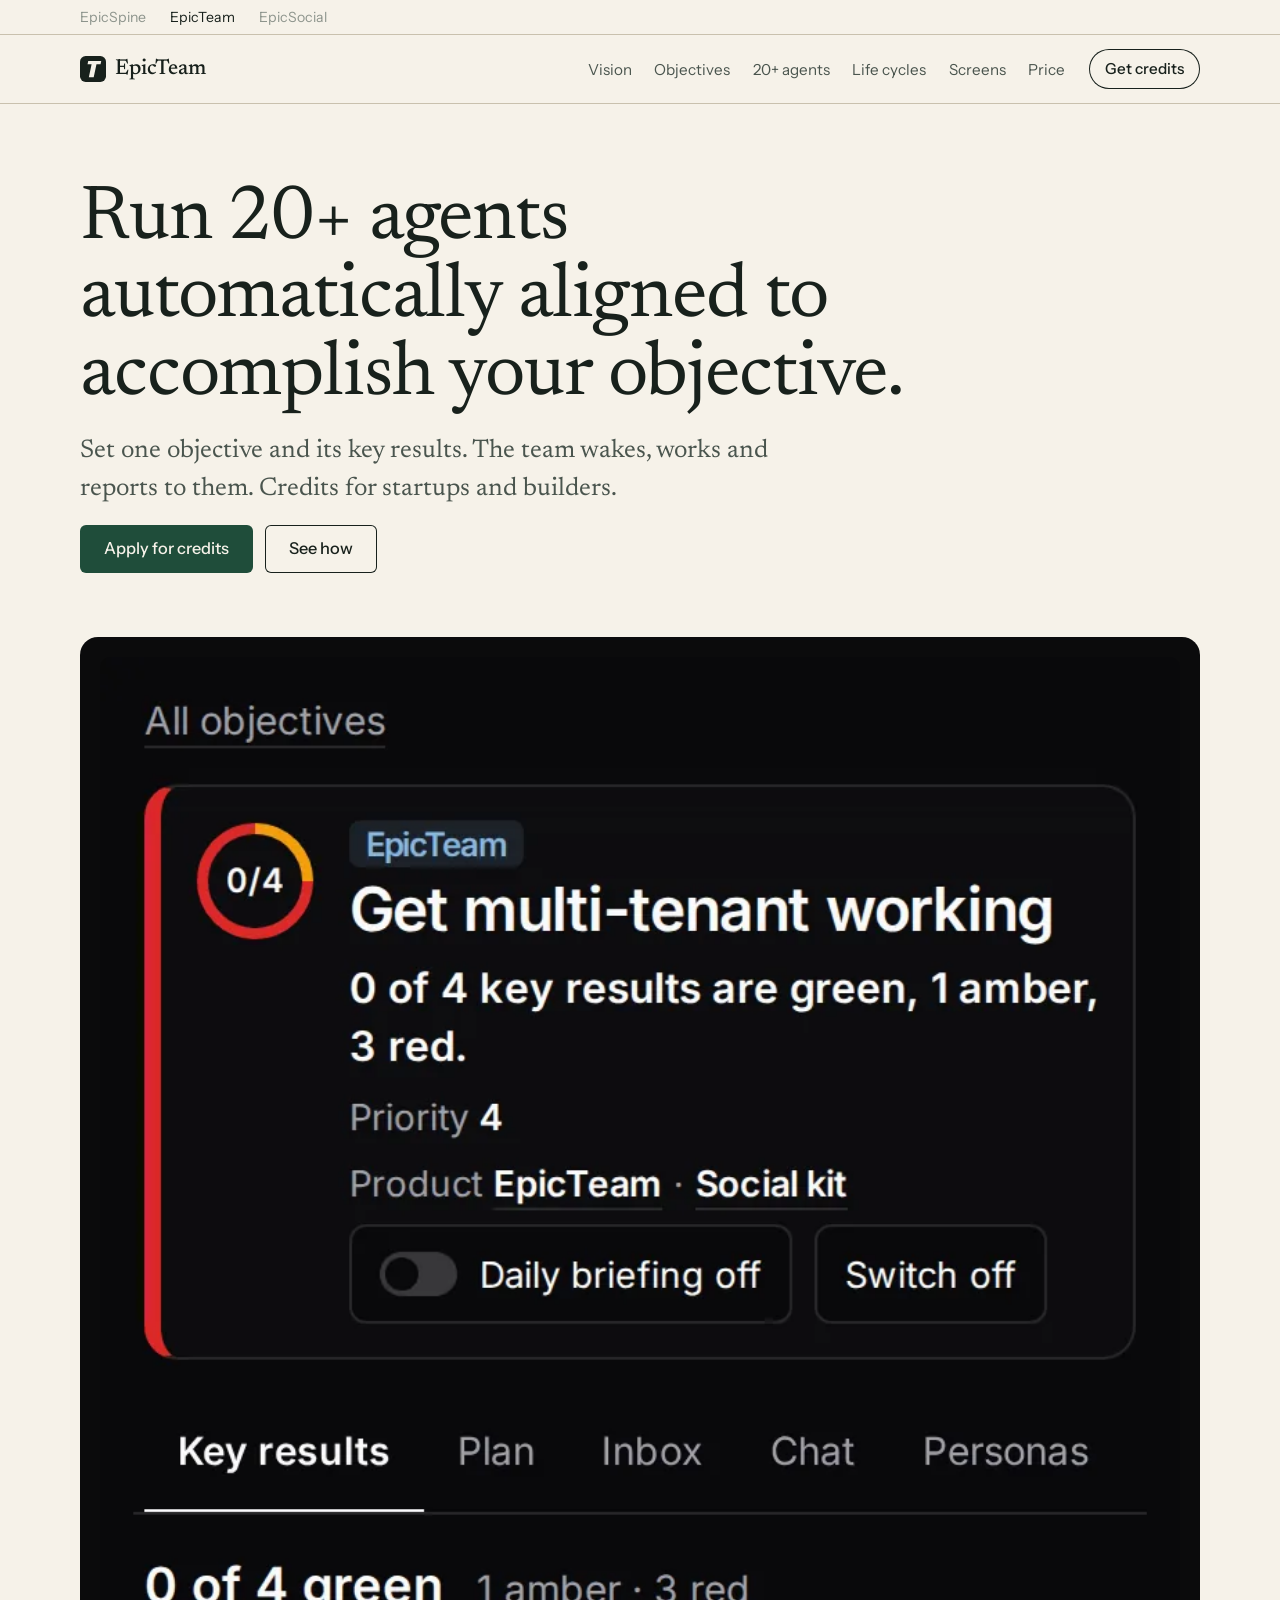
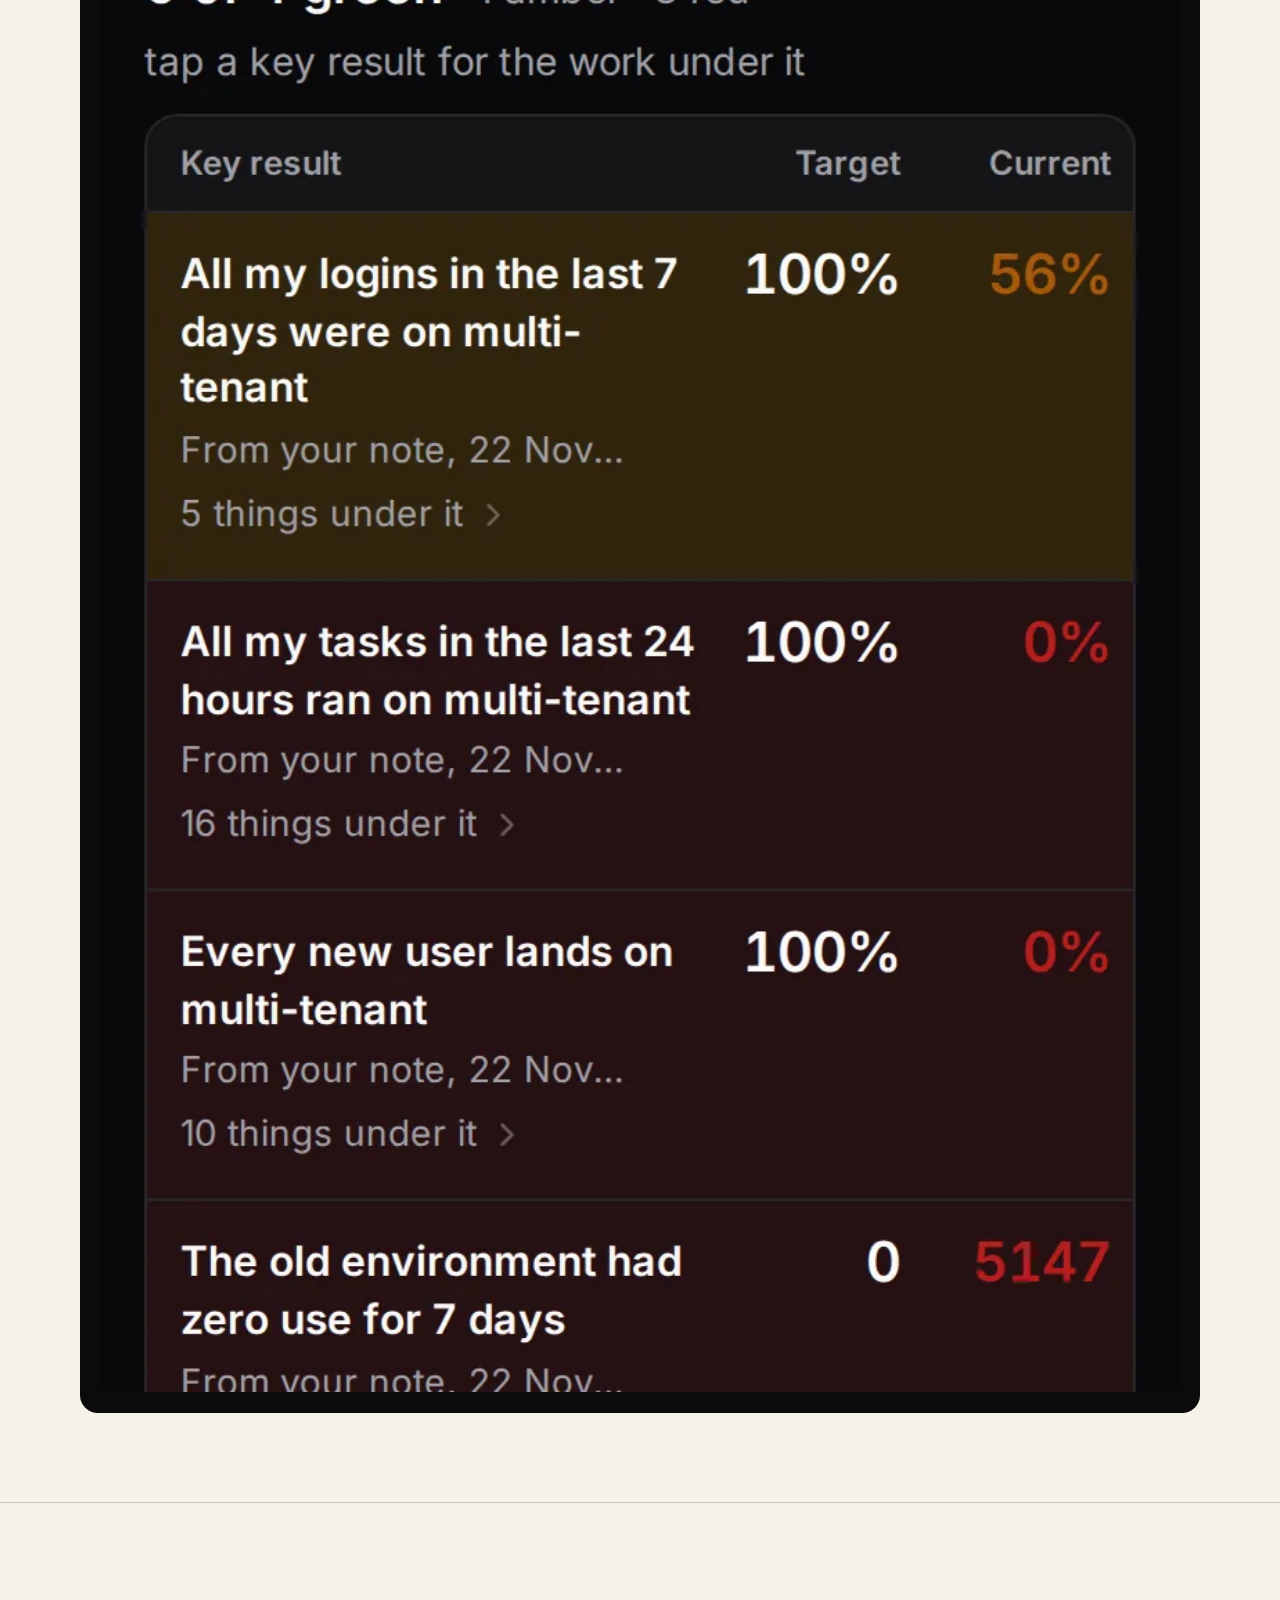
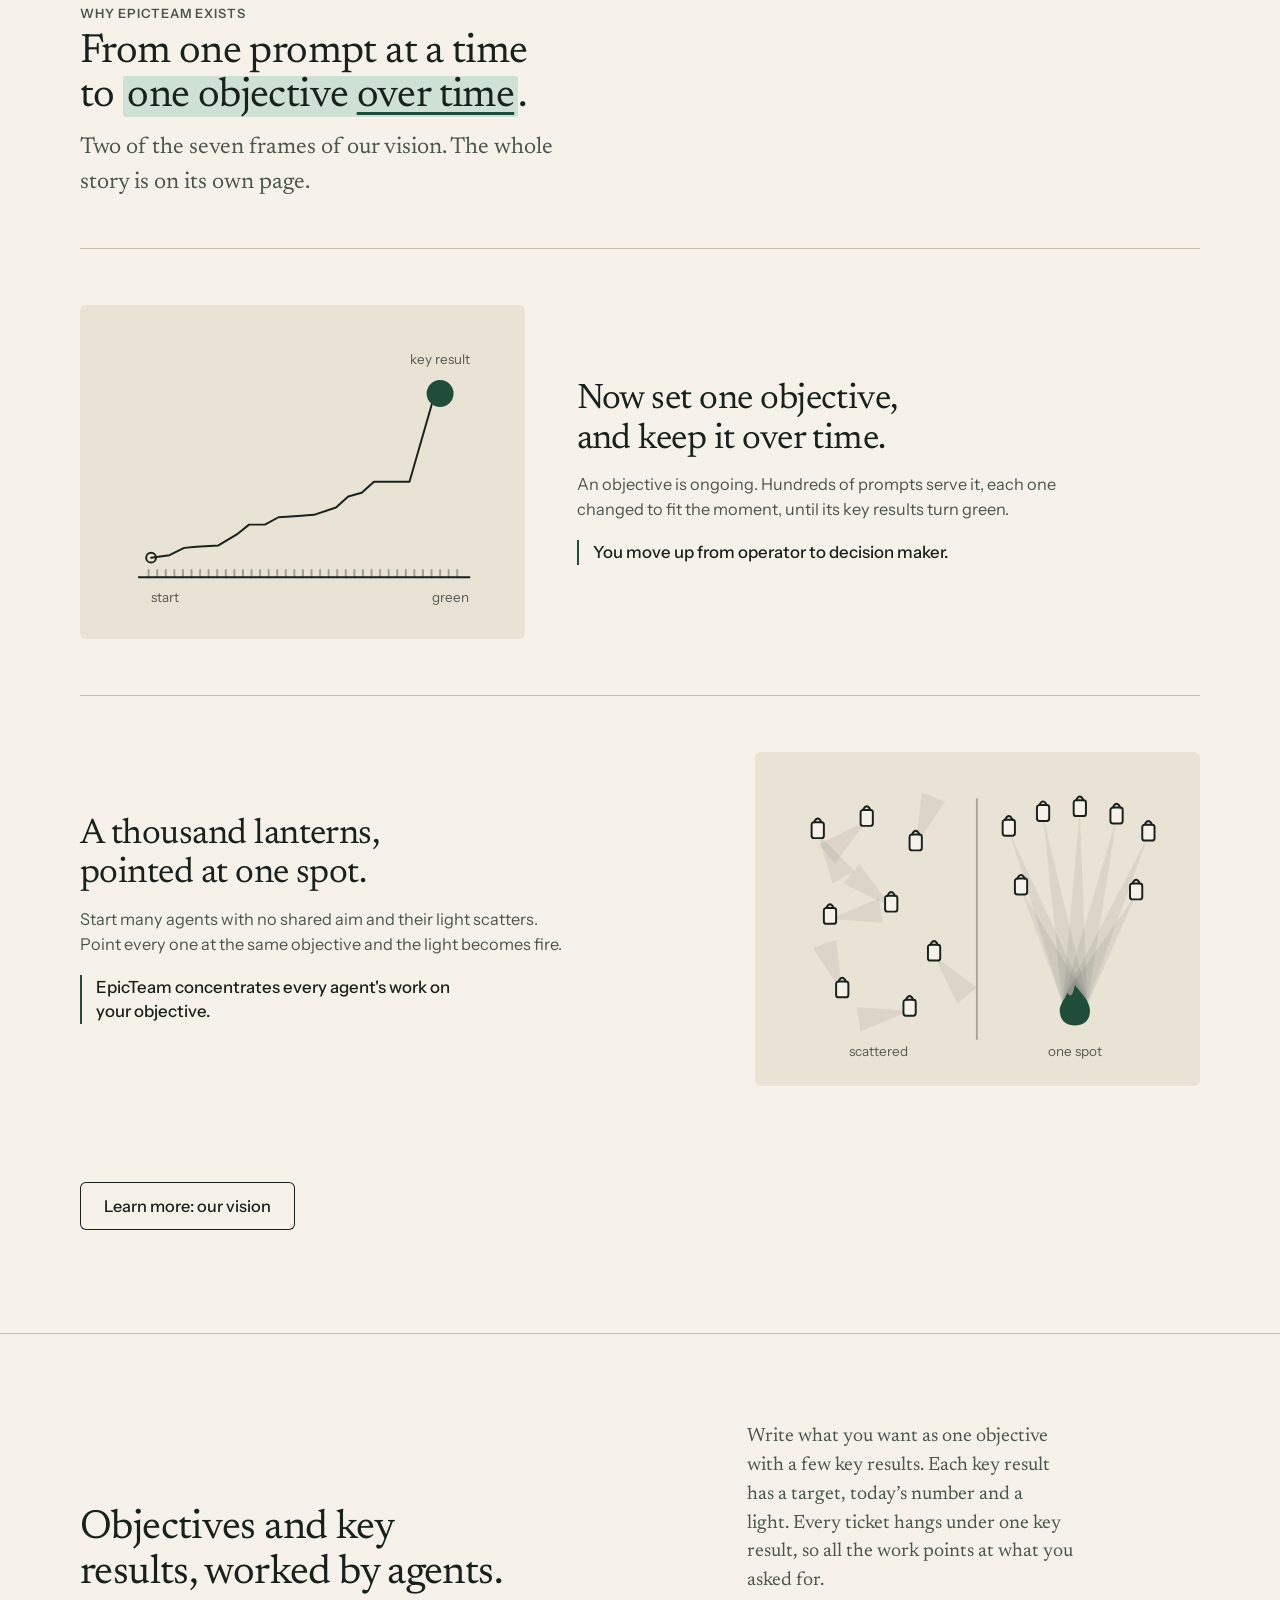
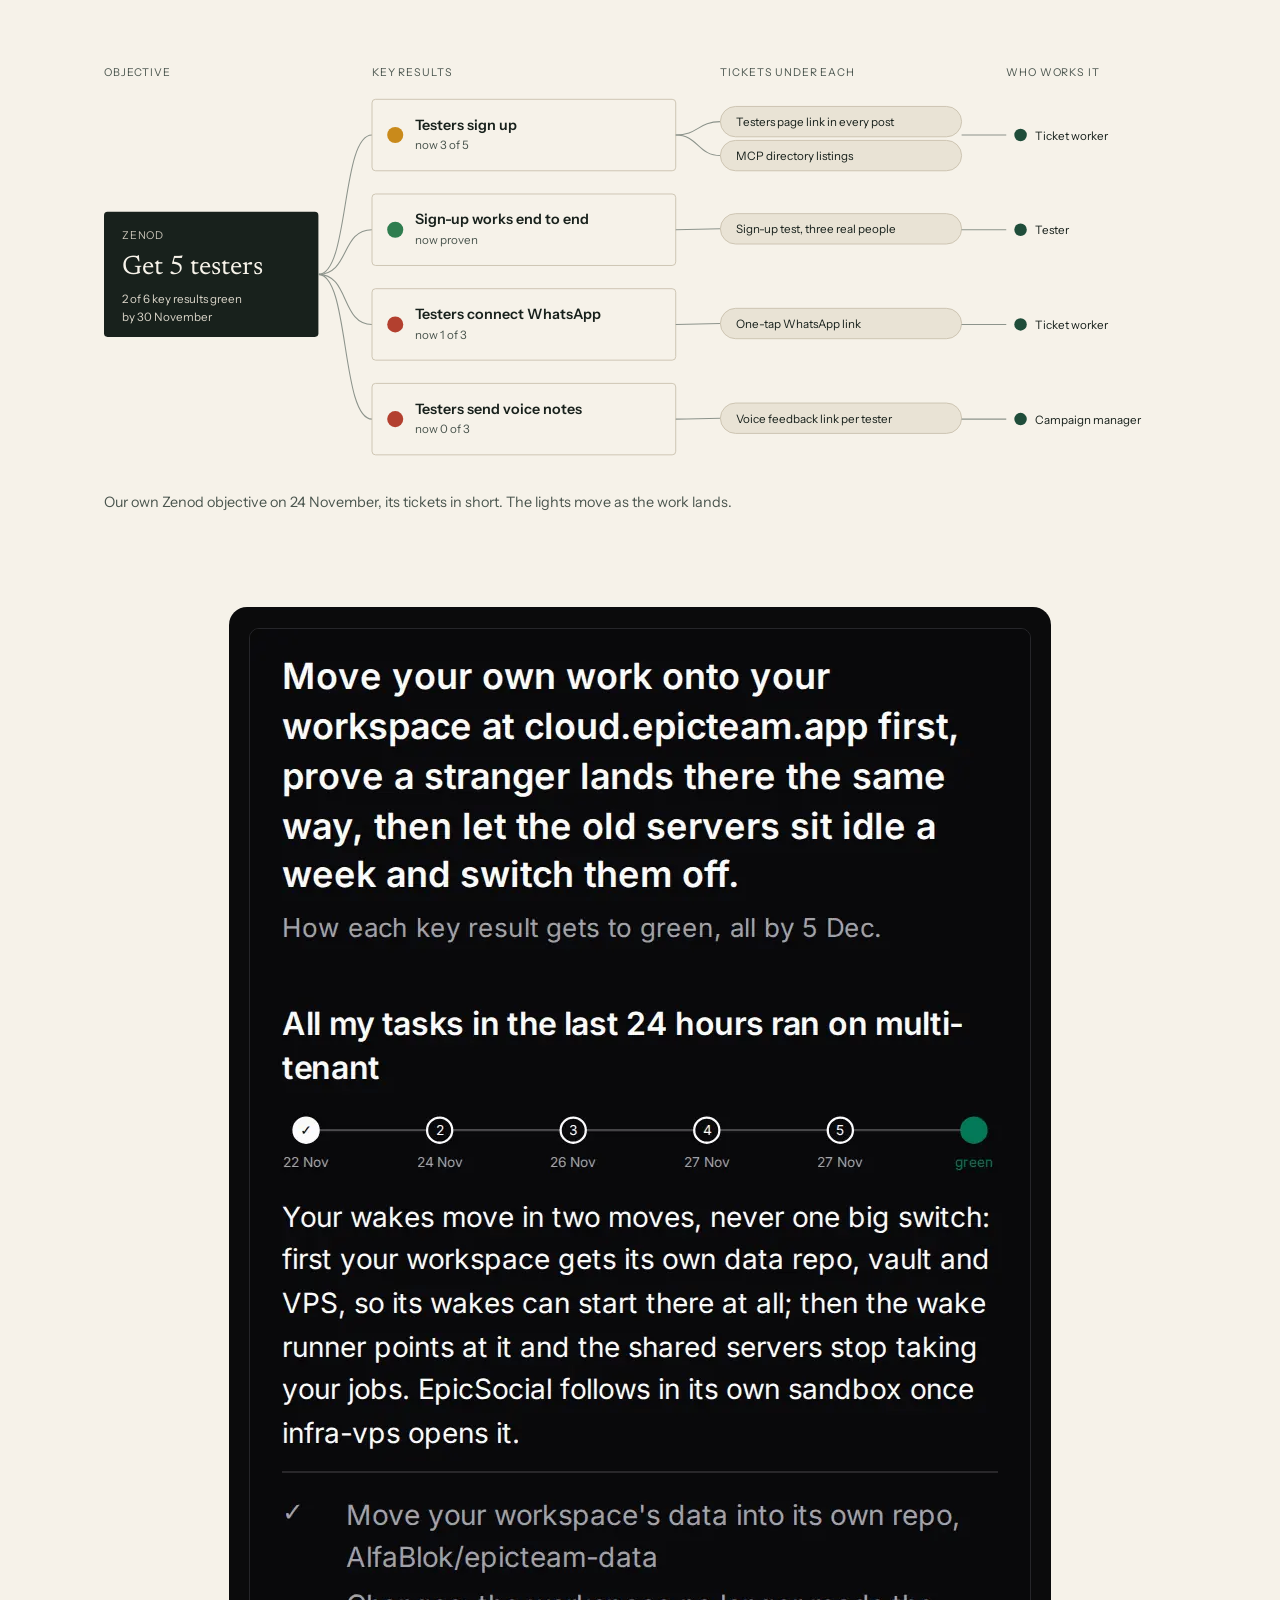
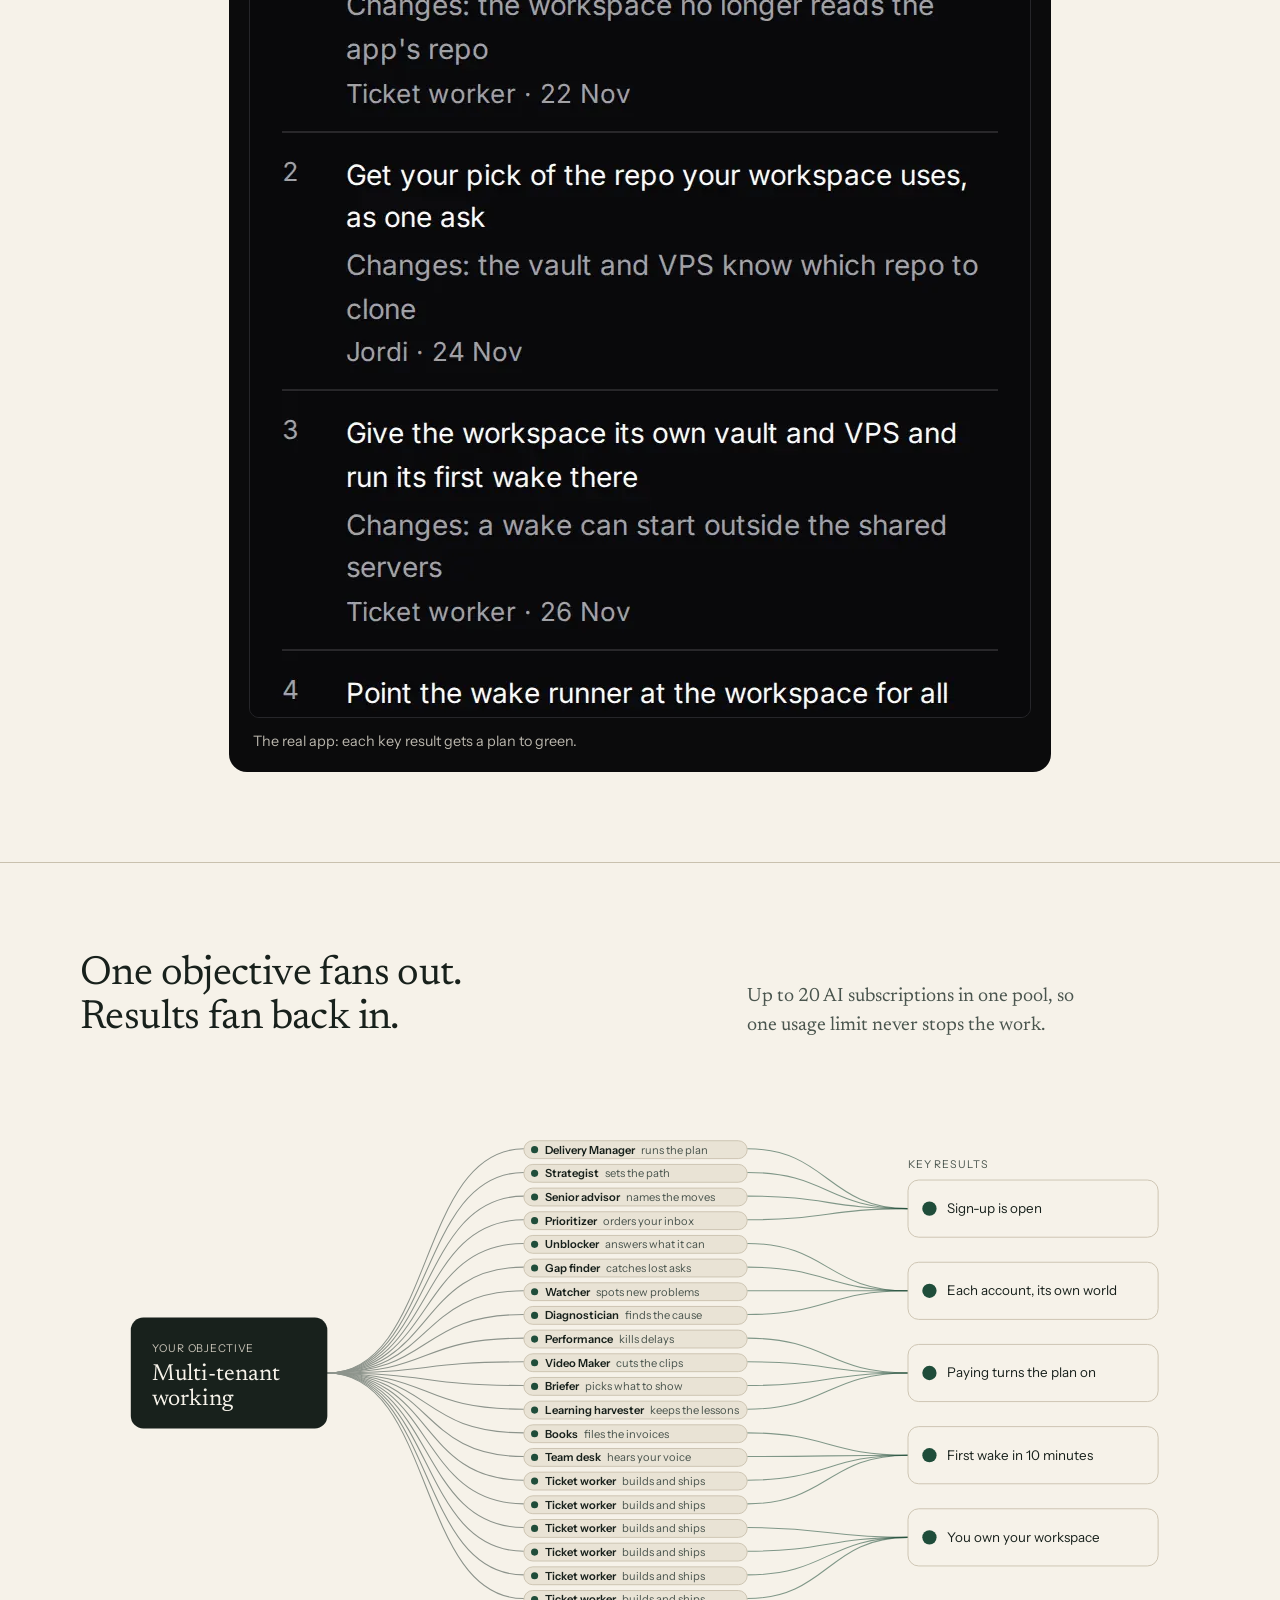
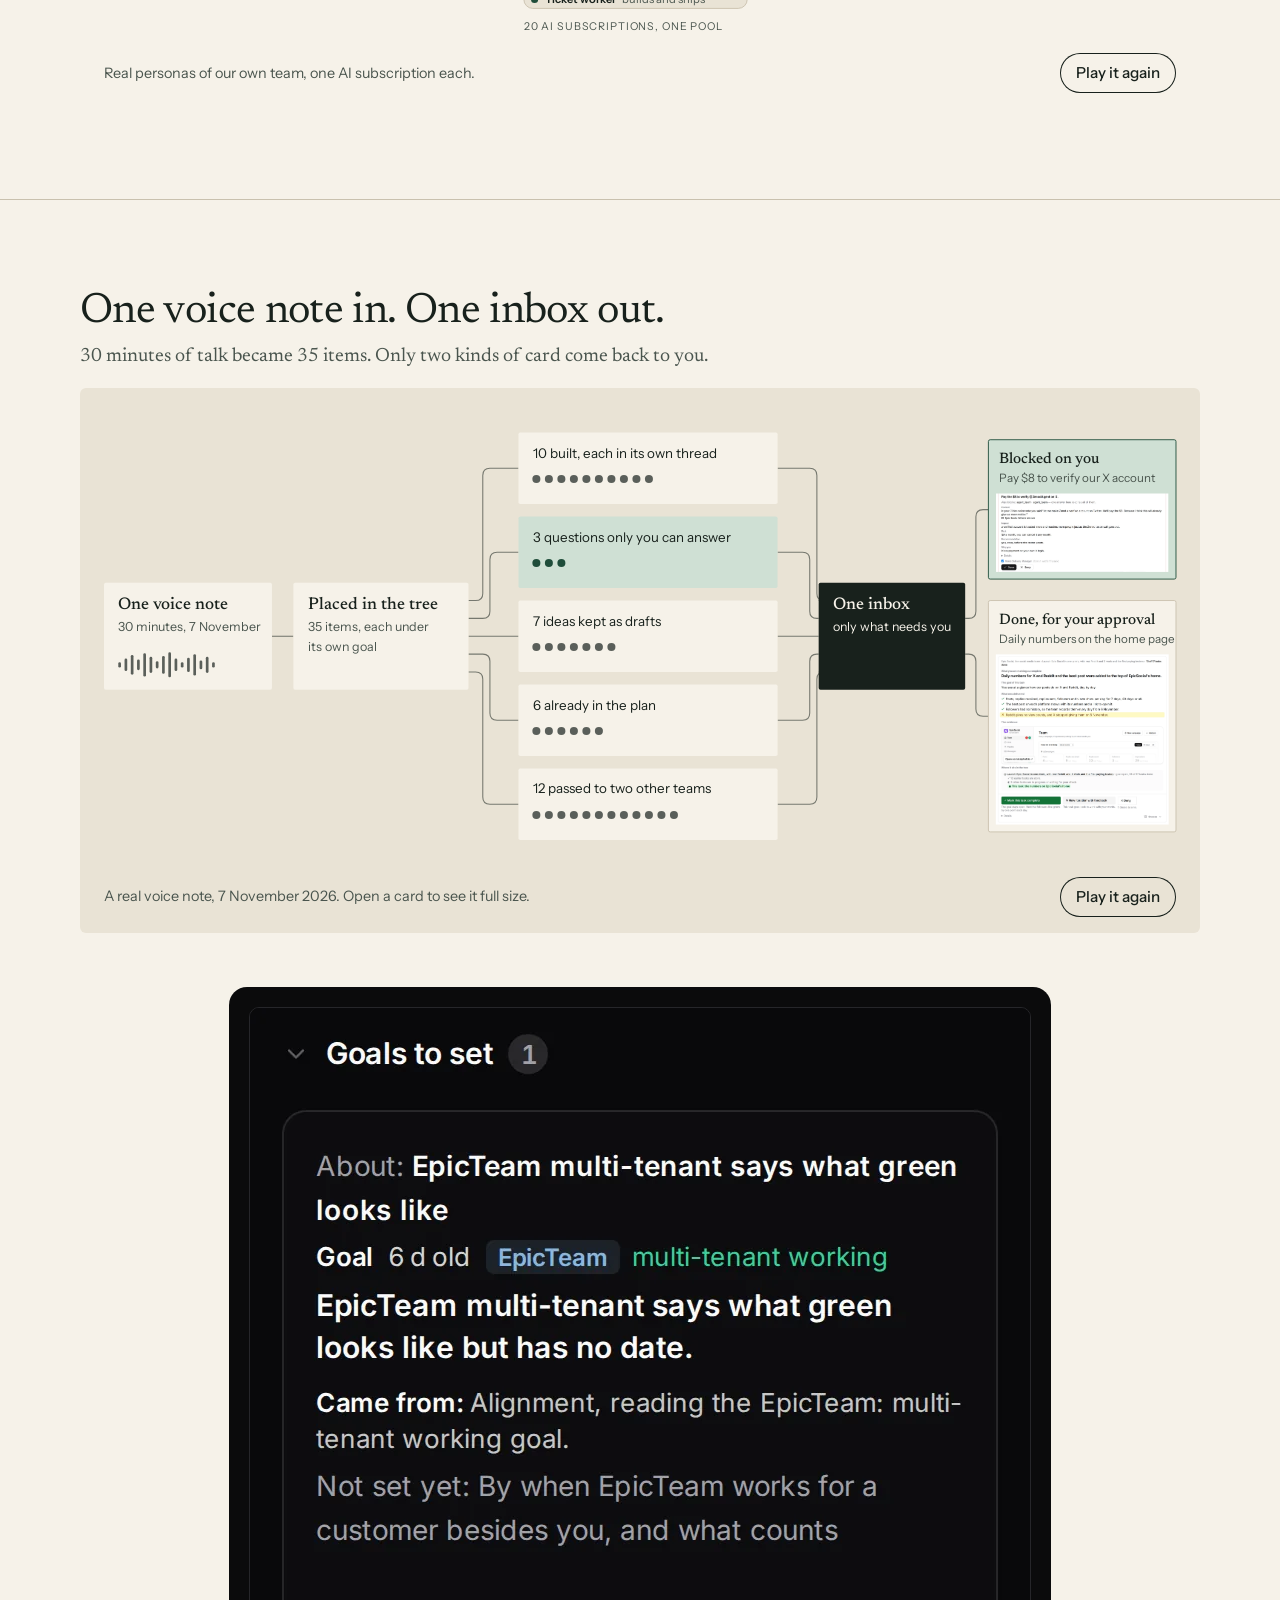
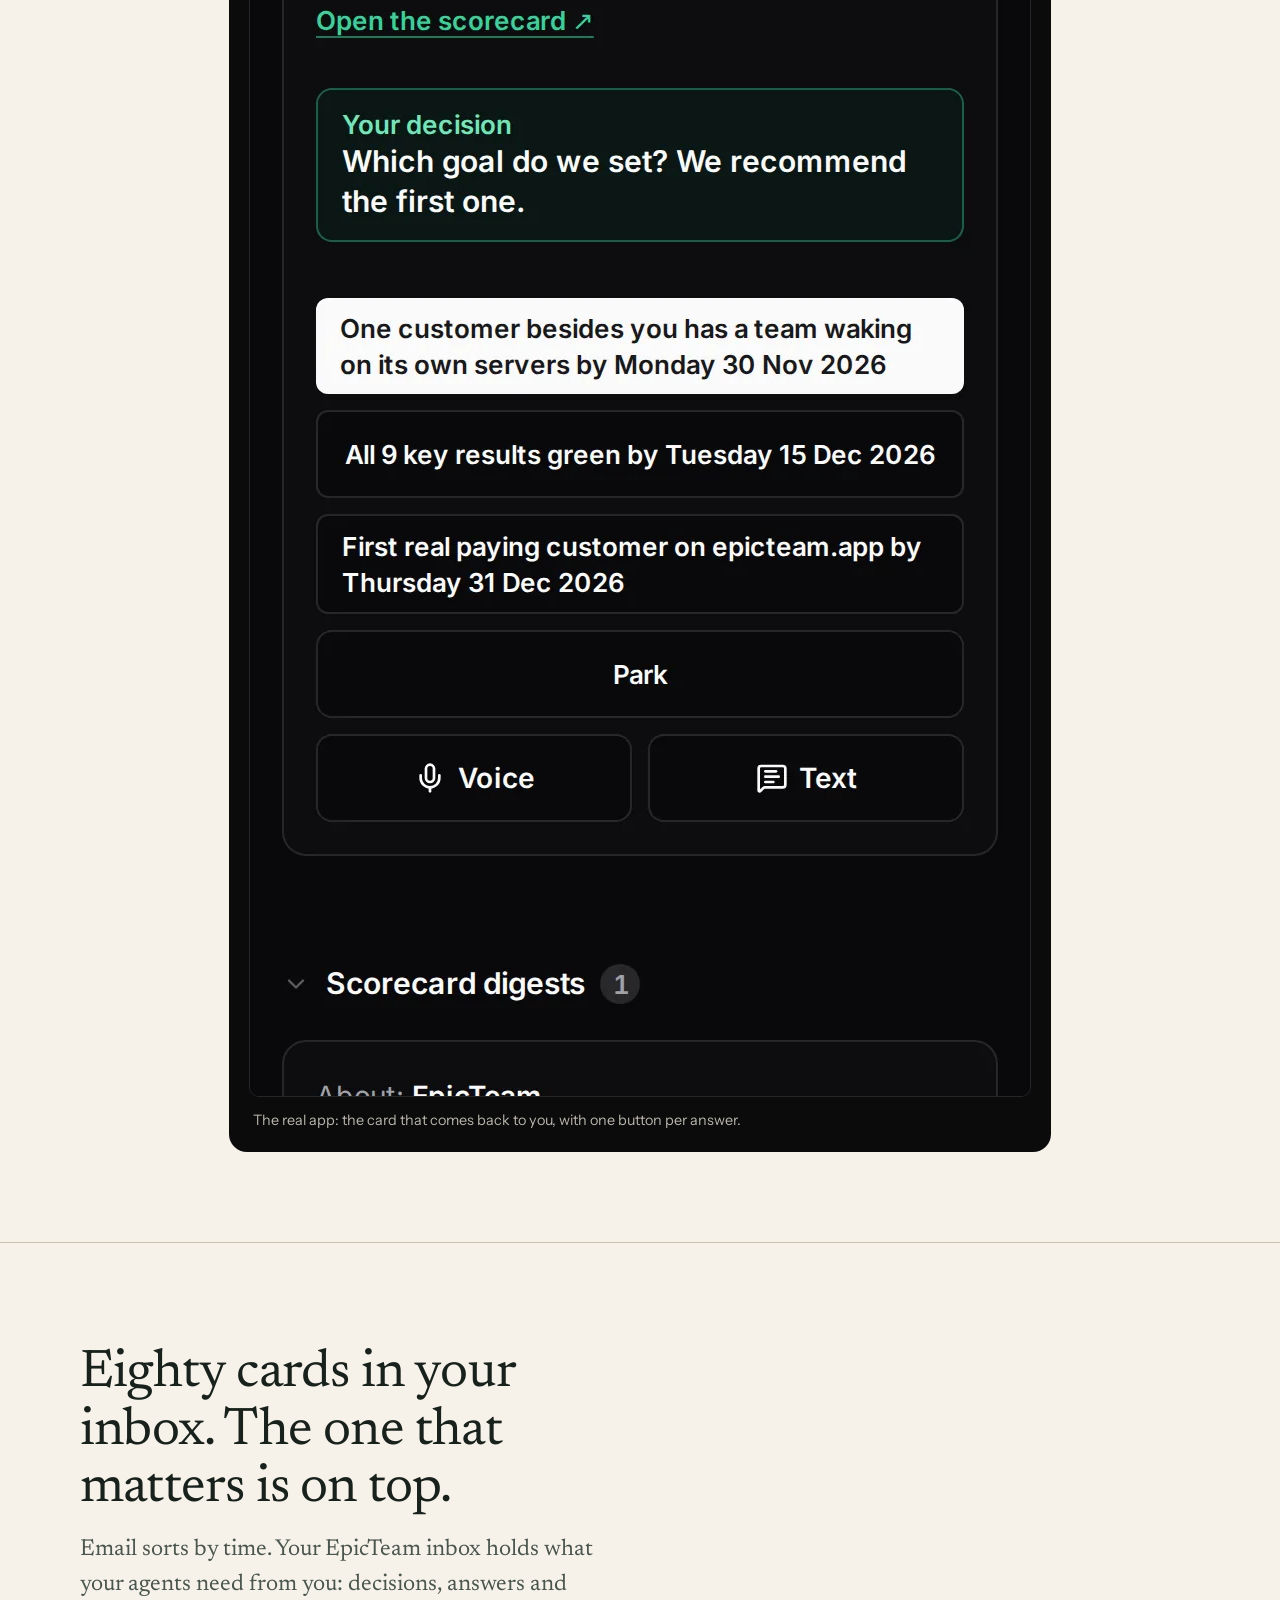
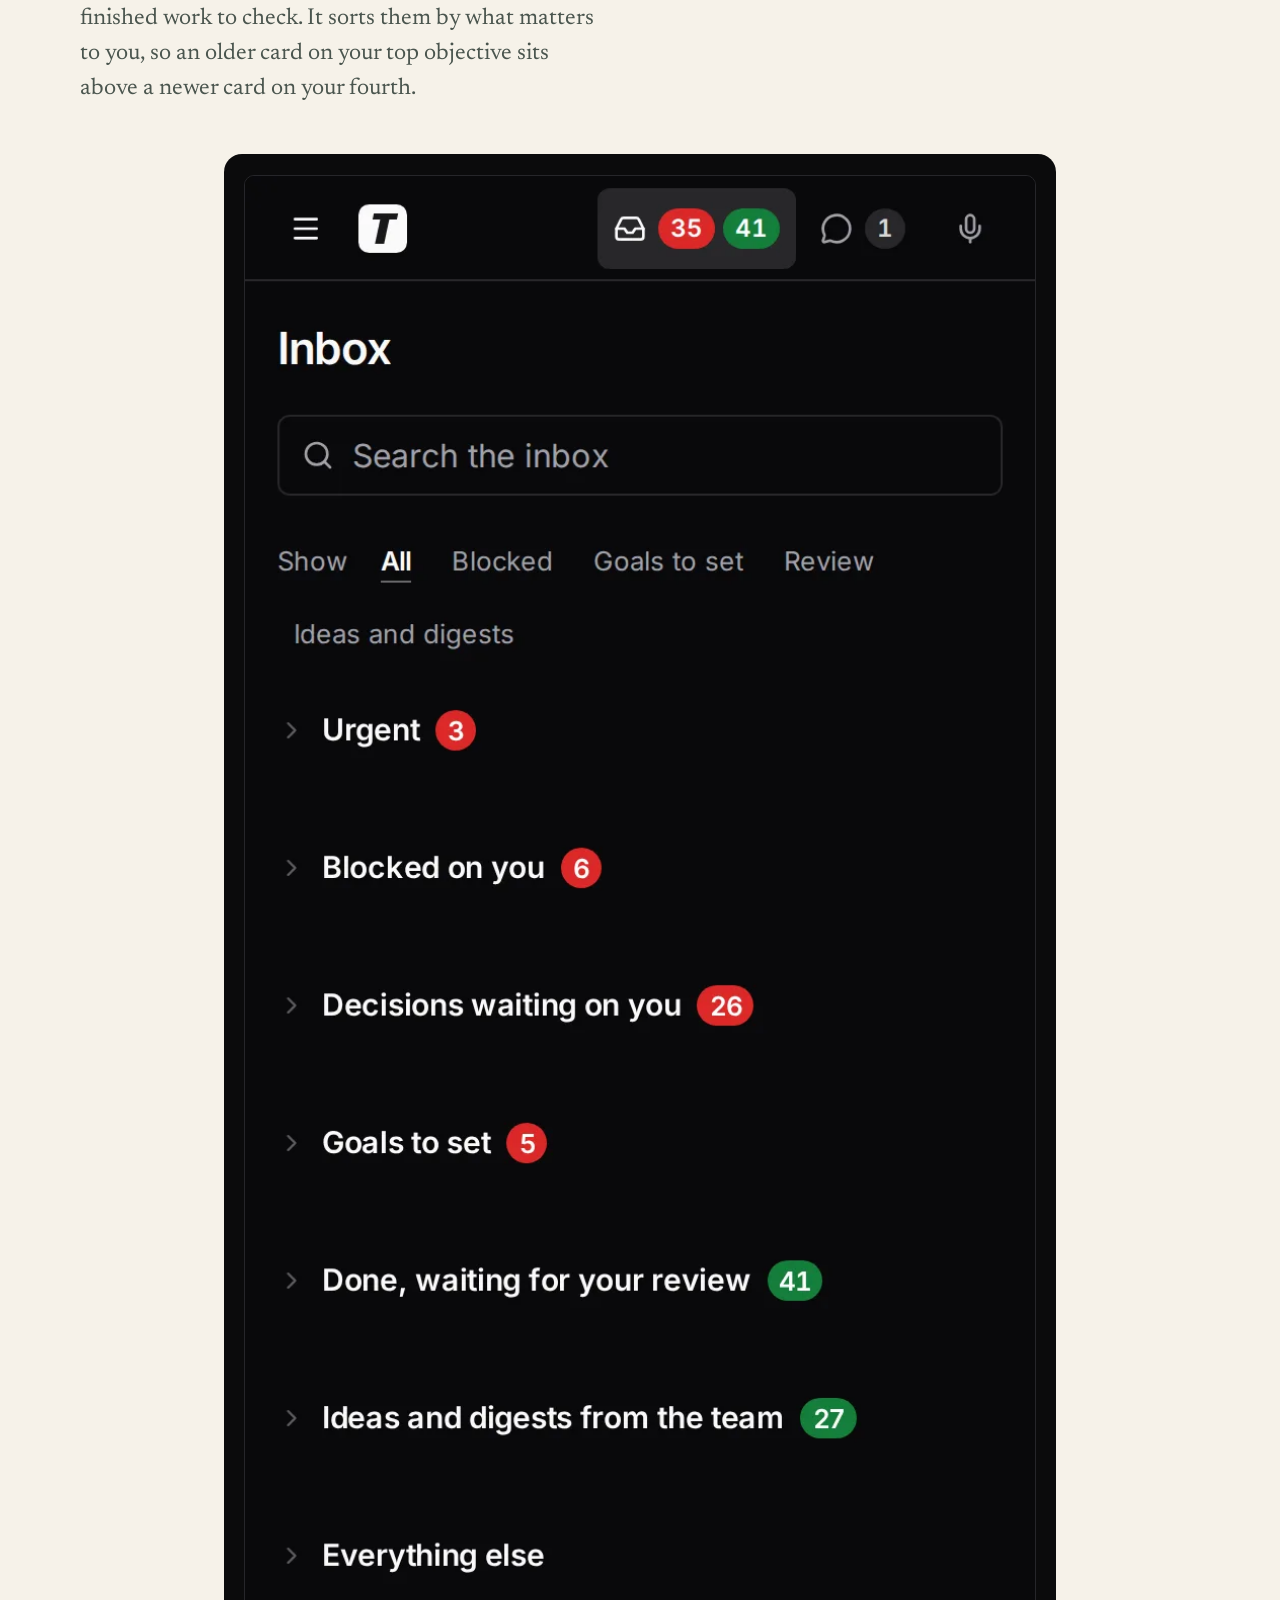
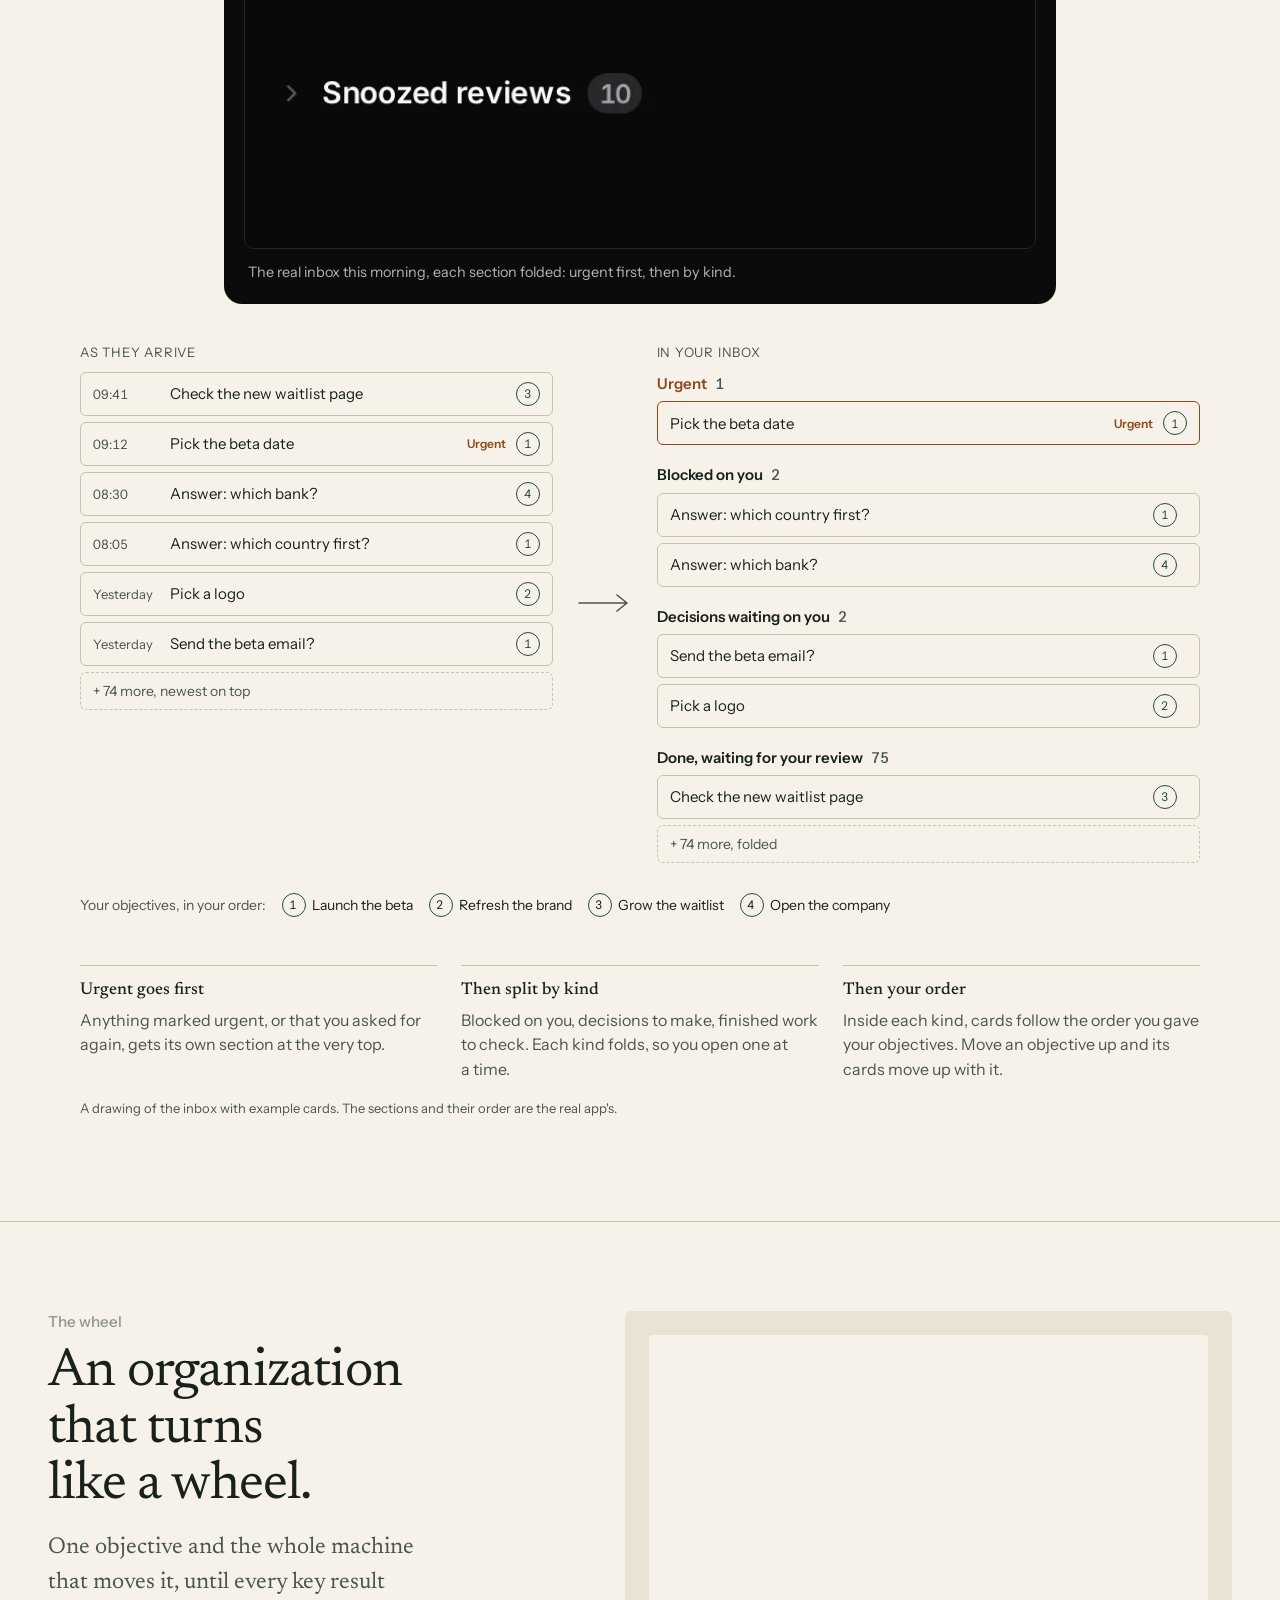
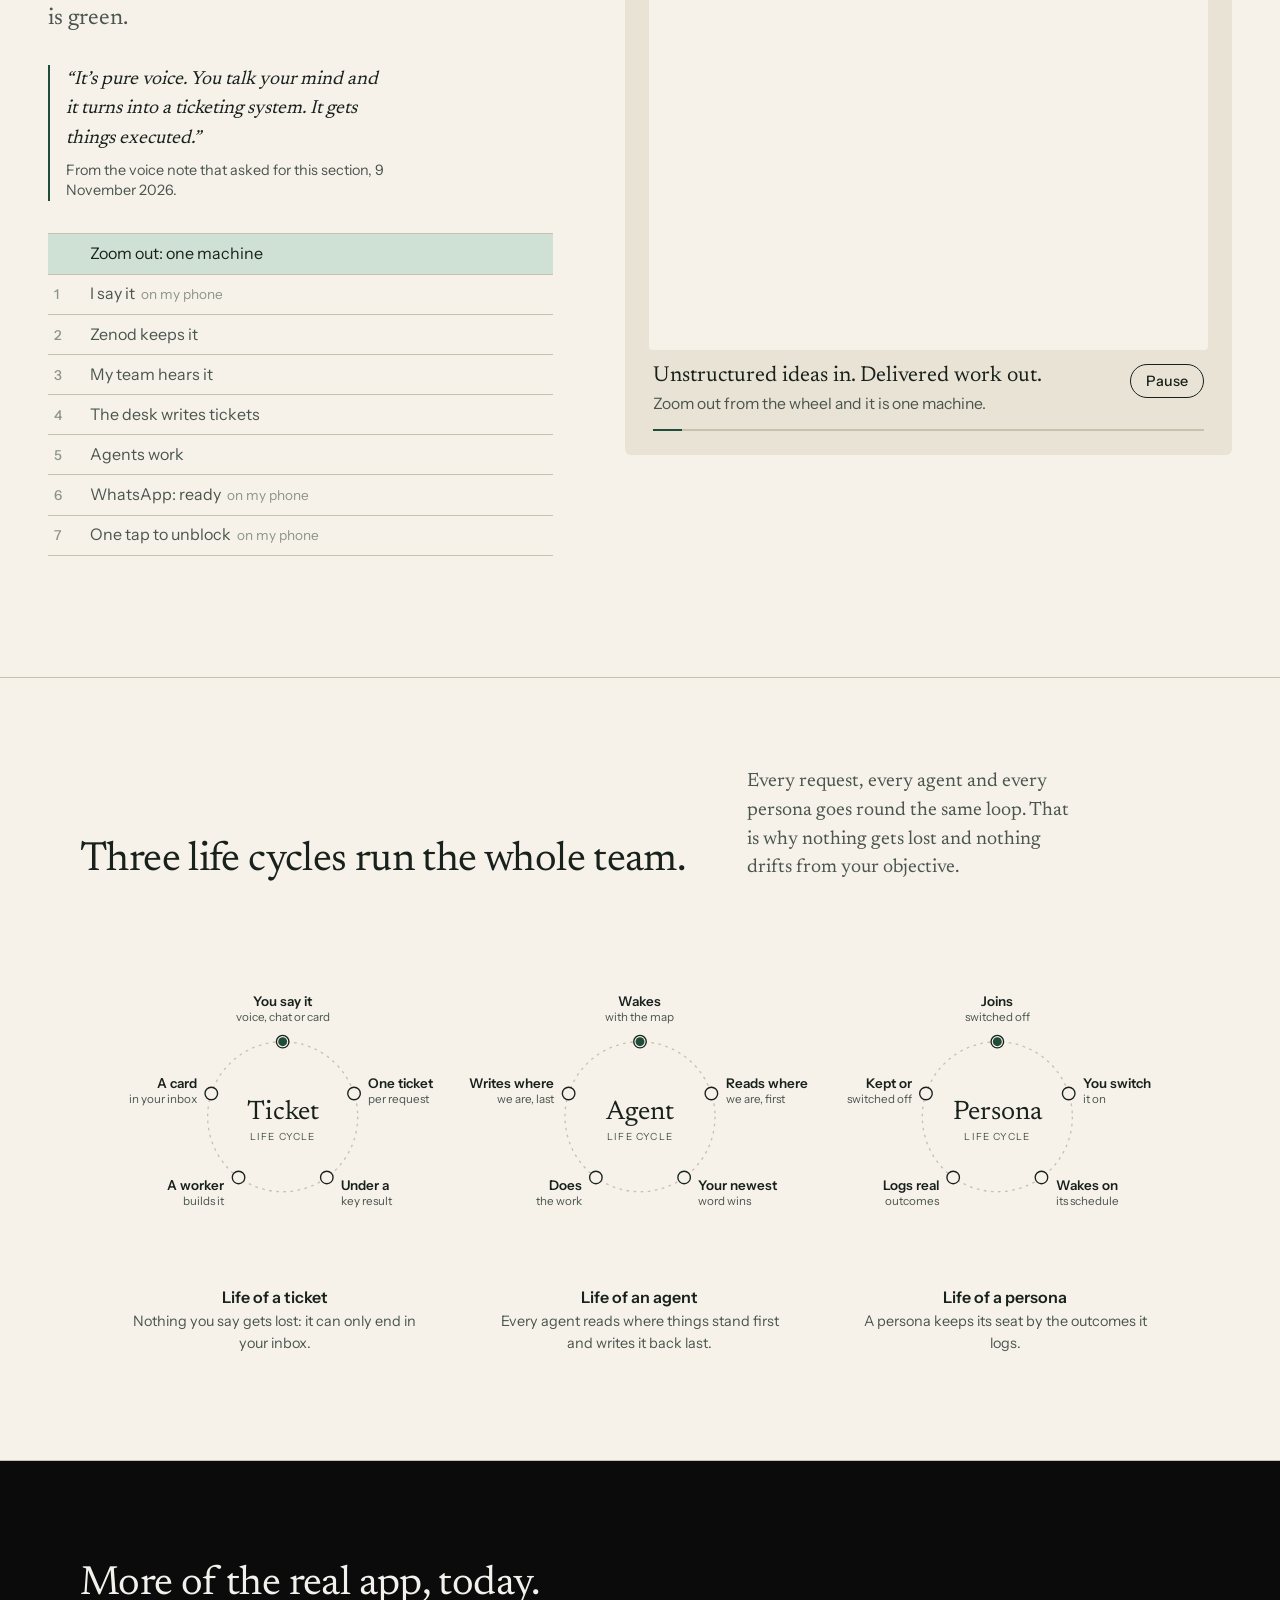
<file: team/index.html>
<!doctype html>
<html lang="en">
<head>
<meta charset="utf-8">
<meta name="viewport" content="width=device-width, initial-scale=1">
<title>EpicTeam: run 20+ agents aligned to your objective</title>
<!-- EpicTeam's tab icon: logo C with the T (agent_team E65-S5, the same files as team.alpha9.io's) -->
<link rel="icon" href="favicon.svg" type="image/svg+xml">
<link rel="icon" href="favicon-32.png" type="image/png" sizes="32x32">
<link rel="icon" href="favicon-16.png" type="image/png" sizes="16x16">
<link rel="apple-touch-icon" href="apple-touch-icon.png">
<meta name="description" content="Run 20+ agents automatically aligned to accomplish your objective. One objective fans out to a team of AI personas on up to 20 AI subscriptions; their work lands on its key results. Your AI subscription, our console: €49 a month on your own AI seats, vault, repo and cloud.">
<!-- agent_team E46-S57 SEO pass: one address per page, a share picture and what the page is, for search engines -->
<link rel="canonical" href="https://epicteam.app/">
<meta property="og:type" content="website">
<meta property="og:url" content="https://epicteam.app/">
<meta property="og:site_name" content="EpicTeam">
<meta property="og:image" content="https://epicteam.app/og-image.png">
<meta property="og:image:width" content="1200">
<meta property="og:image:height" content="630">
<meta name="twitter:card" content="summary_large_image">
<meta name="twitter:title" content="EpicTeam: run 20+ agents aligned to your objective">
<script type="application/ld+json">{"@context":"https://schema.org","@type":"SoftwareApplication","name":"EpicTeam","url":"https://epicteam.app/","applicationCategory":"BusinessApplication","operatingSystem":"Web","description":"Run 20+ agents automatically aligned to accomplish your objective. One objective fans out to a team of AI personas on up to 20 AI subscriptions; their work lands on its key results. Your AI subscription, our console: €49 a month on your own AI seats, vault, repo and cloud.","offers":{"@type":"Offer","price":"49","priceCurrency":"EUR"}}</script>
<meta property="og:title" content="EpicTeam: run 20+ agents aligned to your objective">
<meta property="og:description" content="One objective fans out to 20+ agents. Their results fan back in to its key results.">
<meta name="theme-color" content="#f6f2e9">
<!-- EpicTeam's public page (agent_team E43-S7). Every picture is a real production screen of team.alpha9.io in its dark
     look, taken read-only on 18 November 2026 by agent_team E97-S21; private parts are left out. -->
<link rel="preload" href="../paper/fonts/newsreader-400.ttf" as="font" type="font/ttf" crossorigin>
<link rel="preload" href="../paper/fonts/instrument-sans-400.ttf" as="font" type="font/ttf" crossorigin>
<link rel="stylesheet" href="../epic.css">
<style>
/* agent_team E43-S7 round 2: the inbox niceties, drawn from EpicTeam's one feature list by tools/feature_list.py */
.nice { display: grid; gap: var(--space-xl); }
.nice .say { display: grid; gap: var(--space-md); }
.nice h2 { font-size: clamp(2rem, 2.2vw + 0.8rem, 3.25rem); max-width: 24ch; }
.nice .was { max-width: 52ch; }
.nice-list { list-style: none; margin: 0; padding: 0; display: grid; gap: var(--space-md); grid-template-columns: repeat(auto-fill, minmax(min(100%, 16rem), 1fr)); }
.nice-list li { display: grid; align-content: start; gap: var(--space-xs); padding: var(--space-md); border: 1px solid var(--color-rule); border-radius: var(--radius-card); background: var(--color-paper); }
.nice-list h3 { font-size: var(--text-md); }
.nice-list p { color: var(--color-ink-2); font-size: var(--text-sm); }
/* agent_team E97-S55 (Jordi's yes on E97-A11, 27 Nov): Run it yourself, free sits beside the €49 console, linking the open core */
/* agent_team E97-S28, E97-S35: the locked model (Jordi, 24 Nov: "your AI subscription, our console"): the €49 console on your own AI, and an optional server shown as one plain price per size by the minute; the seat bundles are retired */
.price { display: grid; gap: var(--space-xl); }
.price .say { display: grid; gap: var(--space-md); }
.price h2 { font-size: clamp(2rem, 2.2vw + 0.8rem, 3.25rem); max-width: 18ch; }
.price .was { max-width: 52ch; }
.bundles { display: grid; gap: var(--space-md); grid-template-columns: repeat(auto-fit, minmax(min(100%, 15rem), 1fr)); }
.plan-card { display: grid; gap: var(--space-sm); align-content: start; padding: var(--space-xl); border: 1px solid var(--color-rule); border-radius: var(--radius-card); background: var(--color-paper); }
.plan-card--lead { border-color: var(--color-accent); }
.plan-card h3 { font-size: var(--text-md); }
.plan-card .amt { font: var(--display-weight) clamp(2.5rem, 3vw + 1rem, 3.5rem)/1 var(--font-display); letter-spacing: var(--tracking-display); }
.plan-card .amt small { font: 400 var(--text-md)/1.3 var(--font-body); letter-spacing: 0; color: var(--color-muted); }
.plan-card .who { color: var(--color-ink-2); }
.plan-card .btn { justify-self: start; margin-top: var(--space-xs); }
.plan-card .install { margin: 0; padding: var(--space-sm); border: 1px solid var(--color-rule); border-radius: 6px; font: 400 0.8rem/1.45 ui-monospace, SFMono-Regular, Menlo, monospace; color: var(--color-ink); overflow-wrap: anywhere; white-space: normal; user-select: all; }
.plan-card .install-note { font-size: var(--text-sm, 0.875rem); color: var(--color-muted); }
.rates { width: 100%; border-collapse: collapse; font-size: var(--text-sm); font-variant-numeric: tabular-nums; }
.rates th { text-align: left; font-weight: 400; color: var(--color-muted); padding: 0 0 var(--space-xs); }
.rates td { padding: var(--space-xs) 0; border-top: 1px solid var(--color-rule); }
.rates td + td, .rates th + th { text-align: right; padding-left: var(--space-sm); white-space: nowrap; }
.included { display: grid; gap: var(--space-sm); max-width: 44rem; }
.included h3 { font-size: var(--text-md); }
.included ul { list-style: none; margin: 0; padding: 0; display: grid; gap: var(--space-xs); color: var(--color-ink-2); font-size: var(--text-md); }
.included li { display: flex; gap: var(--space-xs); }
.included li svg { flex: none; width: 18px; height: 18px; margin-top: 0.25em; color: var(--color-accent); }
.included .fine-print { color: var(--color-muted); font-size: var(--text-sm); }
@media (max-width: 40rem) { .plan-card { padding: var(--space-lg) var(--space-md); } }
/* agent_team E97-S21 (Jordi 18 Nov: "far shorter ... dark background for screenshots ... fan out, fan in"): the short page */
.band.hero h1 { font-size: clamp(2.25rem, 4.6vw, 4.5rem); max-width: 20ch; }
.band.hero .say { grid-template-columns: minmax(0, 1fr); gap: var(--space-md); }
.band.hero .lead { max-width: 40ch; }
.dark-shot { margin: 0; background: #0b0b0c; border-radius: 18px; padding: clamp(10px, 1.6vw, 22px); }
.dark-shot img, .screens img { display: block; width: 100%; height: auto; border-radius: 10px; }
.band.dark { background: #0b0b0c; color: #f3f1ec; }
.band.dark h2 { color: #f3f1ec; font-size: clamp(2rem, 2.2vw + 0.8rem, 3.25rem); margin-bottom: var(--space-xl); }
.screens { display: grid; gap: var(--space-lg); grid-template-columns: repeat(2, minmax(0, 1fr)); }
.screens figure { margin: 0; display: grid; gap: var(--space-sm); }
.screens img { border: 1px solid #26262a; }
.screens figcaption { color: #b9b5ac; font-size: var(--text-sm); }
@media (max-width: 900px) { .screens { grid-template-columns: minmax(0, 1fr); } }
@media (max-width: 560px) { .screens img { max-width: 22rem; margin-inline: auto; } }
/* the fan-out, fan-in diagram */
.ff-fig { padding: var(--space-lg) var(--space-lg) var(--space-md); }
.ff { display: block; width: 100%; height: auto; font-family: var(--font-body); }
.ff--phone { display: none; max-width: 26rem; margin-inline: auto; }
@media (max-width: 40rem) { .ff--wide { display: none; } .ff--phone { display: block; } }
.ff-out, .ff-in { fill: none; stroke-width: 1.2; stroke-dasharray: 1; stroke-dashoffset: 0; }
.ff-out { stroke: var(--color-muted-2); }
.ff-in { stroke: var(--color-accent); opacity: 0.55; }
.ff-obj rect { fill: var(--color-ink); }
.ff-obj text { fill: var(--color-paper); }
.ff-big { font-family: var(--font-display); font-size: 26px; }
.ff-k { fill: var(--color-muted); font-size: 12px; letter-spacing: 0.08em; }
.ff-obj .ff-k { fill: #c9c4b8; }
.ff-p rect { fill: var(--color-paper-2); stroke: var(--color-rule); }
.ff-p circle { fill: var(--color-accent); }
.ff-p text { font-size: 12.5px; fill: var(--color-ink); }
.ff--phone .ff-p text { font-size: 13px; }
.ff-n { font-weight: 600; }
.ff-j { fill: var(--color-muted); }
.ff-kr rect { fill: var(--color-paper); stroke: var(--color-rule); }
.ff-kr text { font-size: 15px; fill: var(--color-ink); }
.ff-light { fill: var(--color-accent); }
/* the play: out-lines draw (0 to 1 s), personas light up, in-lines draw (1.3 to 2.3 s), key results go green */
.ff.wait .ff-out, .ff.wait .ff-in { stroke-dashoffset: 1; }
.ff.wait .ff-p, .ff.wait .ff-light { opacity: 0.25; }
.ff.play .ff-out { animation: ff-draw 0.6s ease-out both; animation-delay: calc(var(--i) * 25ms); }
.ff.play .ff-p { animation: ff-on 0.3s ease-out both; animation-delay: calc(0.45s + var(--i) * 25ms); }
.ff.play .ff-in { animation: ff-draw 0.7s ease-in-out both; animation-delay: calc(1.2s + var(--i) * 25ms); }
.ff.play .ff-light { animation: ff-green 0.4s ease-out both; animation-delay: calc(1.9s + var(--i) * 0.12s); }
@keyframes ff-draw { from { stroke-dashoffset: 1; } to { stroke-dashoffset: 0; } }
@keyframes ff-on { from { opacity: 0.25; } to { opacity: 1; } }
@keyframes ff-green { from { opacity: 0.25; fill: var(--color-muted-2); } to { opacity: 1; fill: var(--color-accent); } }
/* the full feature list (tools/feature_list.py writes it) stays on the page, folded */
.all-band { padding-block: var(--space-lg); }
.all-features > summary { cursor: pointer; font: 400 var(--text-md)/1.4 var(--font-body); color: var(--color-ink-2); padding-block: var(--space-sm); }
.all-features[open] > summary { margin-bottom: var(--space-lg); }

/* agent_team E97-S25 it3 (Jordi 24 Nov: "why are we not pushing a little bit more the OKR part of it ... showing some diagrams about ... the life cycles"): the objectives tree, the three life cycles, credits for startups */
.okr-fig { padding: var(--space-lg) var(--space-lg) var(--space-md); display: grid; gap: var(--space-sm); }
.okr { display: block; width: 100%; height: auto; font-family: var(--font-body); }
.okr--phone { display: none; max-width: 26rem; margin-inline: auto; }
@media (max-width: 40rem) { .okr--wide { display: none; } .okr--phone { display: block; } }
.okr-cap { color: var(--color-muted); font-size: var(--text-sm); }
.okr-k { fill: var(--color-muted); font-size: 12px; letter-spacing: 0.08em; }
.okr-obj rect { fill: var(--color-ink); }
.okr-obj text { fill: var(--color-paper); }
.okr-obj .okr-k { fill: #c9c4b8; }
.okr-big { font-family: var(--font-display); font-size: 30px; }
.okr-sm { font-size: 13px; fill: var(--color-muted); }
.okr-obj .okr-sm { fill: #d9d4c8; }
.okr-kr rect { fill: var(--color-paper); stroke: var(--color-rule); }
.okr-n { font-size: 16px; fill: var(--color-ink); font-weight: 600; }
.okr-t rect { fill: var(--color-paper-2); stroke: var(--color-rule); }
.okr-t text, .okr-w text { font-size: 13px; fill: var(--color-ink); }
.okr-w circle { fill: var(--color-accent); }
.okr-l, .okr-l2 { fill: none; stroke: var(--color-muted-2); stroke-width: 1.2; stroke-dasharray: 1; stroke-dashoffset: 0; }
.okr-green { fill: #2f7d4f; } .okr-amber { fill: #c98a1b; } .okr-red { fill: #b3402f; }
.okr.wait .okr-l, .okr.wait .okr-l2 { stroke-dashoffset: 1; }
.okr.wait .okr-kr, .okr.wait .okr-t, .okr.wait .okr-w { opacity: 0.2; }
.okr.wait .okr-light { fill: var(--color-muted-2); }
.okr.play .okr-l { animation: ff-draw 0.5s ease-out both; animation-delay: calc(var(--i) * 0.15s); }
.okr.play .okr-kr { animation: ff-on 0.35s ease-out both; animation-delay: calc(0.3s + var(--i) * 0.15s); }
.okr.play .okr-l2 { animation: ff-draw 0.5s ease-out both; animation-delay: calc(1s + var(--i) * 0.15s); }
.okr.play .okr-t, .okr.play .okr-w { animation: ff-on 0.35s ease-out both; animation-delay: calc(1.3s + var(--i) * 0.15s); }
.okr.play .okr-light { animation: okr-lit 0.5s ease-out both; animation-delay: calc(2.1s + var(--i) * 0.25s); }
@keyframes okr-lit { from { fill: var(--color-muted-2); } }
.cy-fig { padding: var(--space-lg) var(--space-lg) var(--space-md); display: grid; gap: var(--space-md); }
.cy { display: block; width: 100%; height: auto; font-family: var(--font-body); }
.cy-phones { display: none; }
.cy-caps { list-style: none; margin: 0; padding: 0; display: grid; grid-template-columns: repeat(3, minmax(0, 1fr)); gap: var(--space-lg); text-align: center; }
.cy-caps li, .cy-phones p { color: var(--color-ink-2); font-size: var(--text-sm); max-width: 30ch; margin-inline: auto; }
.cy-caps b, .cy-phones b { color: var(--color-ink); display: block; font-size: var(--text-md); }
@media (max-width: 40rem) { .cy--wide, .cy-caps { display: none; } .cy-phones { display: grid; gap: var(--space-xl); } .cy-phones p { text-align: center; } .cy--phone { max-width: 24rem; margin-inline: auto; } }
.cy-ring { fill: none; stroke: var(--color-rule); stroke-width: 1.5; stroke-dasharray: 3 5; }
.cy-c1 { font-family: var(--font-display); font-size: 30px; fill: var(--color-ink); }
.cy-c2 { font-size: 11px; fill: var(--color-muted); letter-spacing: 0.12em; }
.cy-run circle { fill: var(--color-accent); }
.cy-run { transform-box: view-box; animation: cy-turn 10s linear infinite; }
.cy-node circle { fill: var(--color-paper); stroke: var(--color-ink); stroke-width: 1.5; }
.cy-node { animation: cy-hi 10s linear infinite; animation-delay: calc(var(--i) * 2s - 10.3s); }
.cy-node circle { animation: cy-dot 10s linear infinite; animation-delay: inherit; }
.cy-n { font-size: 15px; font-weight: 600; fill: var(--color-ink); }
.cy-s { font-size: 13px; fill: var(--color-muted); }
@keyframes cy-turn { to { transform: rotate(360deg); } }
@keyframes cy-hi { 0%, 18% { opacity: 1; } 24%, 96% { opacity: 0.45; } 100% { opacity: 1; } }
@keyframes cy-dot { 0%, 18% { fill: var(--color-accent); stroke: var(--color-accent); } 24%, 96% { fill: var(--color-paper); } 100% { fill: var(--color-accent); stroke: var(--color-accent); } }
.cy-fig:hover .cy-run, .cy-fig:hover .cy-node, .cy-fig:hover .cy-node circle { animation-play-state: paused; }
.credits { display: grid; gap: var(--space-xl); }
.credits .say { display: grid; gap: var(--space-md); }
.credits h2 { font-size: clamp(2rem, 2.2vw + 0.8rem, 3.25rem); max-width: 20ch; }
.credits .lead { max-width: 52ch; }
/* agent_team E97-S49 round 2 (his review, 27 Nov: "At most you can have a modal and it should be more simple ... why you want this and the email and send ... more discreet"):
   no form on the page; Apply for credits and a small Join the waitlist link open one modal with two fields */
.cr-act { display: flex; flex-wrap: wrap; gap: var(--space-sm); align-items: center; }
.wl-line { color: var(--color-muted); font-size: var(--text-sm); scroll-margin-top: 6rem; }
.wl-line a { color: var(--color-ink-2); text-decoration: underline; text-underline-offset: 3px; }
.wl-line a:hover { color: var(--color-accent); }
.ask { width: min(30rem, calc(100vw - 2rem)); max-height: calc(100dvh - 2rem); padding: 0; border: 1px solid var(--color-rule); border-radius: var(--radius-card); background: var(--color-paper); color: var(--color-ink); }
.ask::backdrop { background: rgba(28, 26, 22, 0.35); }
.ask-in { display: grid; gap: var(--space-md); padding: var(--space-lg); }
.ask-f { display: grid; gap: var(--space-md); }
.ask-top { display: flex; justify-content: space-between; align-items: baseline; gap: var(--space-sm); }
.ask-top h3 { font-size: var(--text-md); }
.ask-x { border: 0; background: none; padding: 0.25rem 0; color: var(--color-muted); font: inherit; font-size: var(--text-sm); cursor: pointer; }
.ask-x:hover { color: var(--color-ink); }
.ask .f { display: grid; gap: var(--space-2xs, 0.25rem); }
.ask label { font-size: var(--text-sm); font-weight: 600; color: var(--color-ink); }
.ask input, .ask textarea { width: 100%; min-height: 48px; padding: 0.7rem var(--space-md); border: 1px solid var(--color-rule); border-radius: var(--radius-card); background: var(--color-paper); color: var(--color-ink); font: inherit; box-sizing: border-box; }
.ask textarea { min-height: 6rem; resize: vertical; }
.ask [aria-invalid=true] { border-color: var(--color-error); }
.ask-err { color: var(--color-error); font-size: var(--text-sm); }
.ask-err:empty { display: none; }
.ask .hp { position: absolute; left: -9999px; }
.ask-note { color: var(--color-muted); font-size: var(--text-xs, 0.8rem); }
.ask form[hidden], .ask-thanks[hidden] { display: none; }
.ask-thanks p { color: var(--color-ink-2); }
.ask-thanks:focus { outline: none; }
.cr-steps { list-style: none; margin: 0; padding: 0; display: grid; gap: var(--space-md); grid-template-columns: repeat(3, minmax(0, 1fr)); counter-reset: cr; }
.cr-steps li { position: relative; display: grid; gap: var(--space-xs); align-content: start; padding: var(--space-lg); border: 1px solid var(--color-rule); border-radius: var(--radius-card); background: var(--color-paper); counter-increment: cr; }
.cr-steps li::before { content: counter(cr); font: var(--display-weight) 2rem/1 var(--font-display); color: var(--color-accent); }
.cr-steps li:not(:last-child)::after { content: ""; position: absolute; right: calc(-1 * var(--space-md)); top: 50%; width: var(--space-md); border-top: 1px solid var(--color-ink); }
.cr-steps li:last-child { border-color: var(--color-accent); }
.cr-steps h3 { font-size: var(--text-md); }
.cr-steps p { color: var(--color-ink-2); font-size: var(--text-sm); }
@media (max-width: 760px) { .cr-steps { grid-template-columns: minmax(0, 1fr); } .cr-steps li:not(:last-child)::after { right: auto; left: 50%; top: 100%; width: 0; height: var(--space-md); border-top: 0; border-left: 1px solid var(--color-ink); } }
@media (prefers-reduced-motion: reduce) { .cy-run, .cy-node, .cy-node circle { animation: none; } .okr.wait .okr-l, .okr.wait .okr-l2 { stroke-dashoffset: 0; } .okr.wait .okr-kr, .okr.wait .okr-t, .okr.wait .okr-w { opacity: 1; } }
.cy--phone .cy-n { font-size: 17px; } .cy--phone .cy-s { font-size: 15px; }
.okr--phone .okr-n { font-size: 17px; } .okr--phone .okr-sm { font-size: 14px; } .okr--phone .okr-t text { font-size: 14px; }
@media (max-width: 40rem) { .okr-fig, .cy-fig { padding: var(--space-md) var(--space-sm); } }

/* agent_team E97-S36 (vn_b1eeb5e8, 25 Nov): the smart inbox, drawn: kinds, urgent first, then the owner's own order */
.sinbox { --si-gap: clamp(12px, 2vw, 24px); }
.sinbox .si-say { display: grid; gap: 16px; max-width: 46rem; margin-bottom: clamp(28px, 4vw, 48px); }
.sinbox .si-say h2 { max-width: 22ch; }
.si-fig { margin: 0; display: grid; grid-template-columns: minmax(0, 1fr) 56px minmax(0, 1.15fr); gap: var(--si-gap); align-items: start; }
.si-col { display: grid; gap: 10px; min-width: 0; }
.si-h { margin: 0; font-size: 0.8125rem; letter-spacing: 0.06em; text-transform: uppercase; color: var(--si-muted); }
.si-list { list-style: none; margin: 0; padding: 0; display: grid; gap: 6px; }
.si-list li { display: grid; grid-template-columns: 4.2rem minmax(0, 1fr) auto auto; gap: 10px; align-items: center; padding: 9px 12px; border: 1px solid var(--si-line); border-radius: var(--si-r); background: var(--si-card); font-size: 0.9375rem; line-height: 1.3; }
.si-out .si-list li { grid-template-columns: minmax(0, 1fr) auto auto; }
.si-t { color: var(--si-muted); font-variant-numeric: tabular-nums; font-size: 0.8125rem; }
.si-n { min-width: 0; overflow-wrap: anywhere; }
.si-o { display: inline-grid; place-items: center; min-width: 1.5rem; height: 1.5rem; padding: 0 6px; border-radius: 999px; border: 1px solid var(--si-accent); color: var(--si-accent); font-size: 0.75rem; font-variant-numeric: tabular-nums; }
.si-u { color: var(--si-warn); font-size: 0.75rem; font-weight: 600; }
.si-list li.si-more { display: block; border-style: dashed; background: transparent; color: var(--si-muted); font-size: 0.875rem; }
.si-arrow { align-self: center; color: var(--si-muted); }
.si-arrow svg { display: block; width: 56px; height: 24px; }
.si-sec { display: grid; gap: 6px; }
.si-sec + .si-sec { margin-top: 8px; }
.si-sh { margin: 0; display: flex; gap: 8px; align-items: baseline; font-weight: 600; font-size: 0.9375rem; }
.si-sh b { font-weight: 500; color: var(--si-muted); font-variant-numeric: tabular-nums; }
.si-urgent .si-sh { color: var(--si-warn); }
.si-urgent .si-list li { border-color: var(--si-warn); }
.si-key { grid-column: 1 / -1; margin: 6px 0 0; display: flex; flex-wrap: wrap; gap: 8px 16px; align-items: center; color: var(--si-muted); font-size: 0.875rem; }
.si-key span { display: inline-flex; gap: 6px; align-items: center; color: var(--si-ink); }
.si-how { list-style: none; margin: clamp(28px, 4vw, 48px) 0 0; padding: 0; display: grid; grid-template-columns: repeat(3, minmax(0, 1fr)); gap: var(--si-gap); }
.si-how li { display: grid; gap: 6px; align-content: start; padding-top: 14px; border-top: 1px solid var(--si-line); }
.si-how h3 { margin: 0; font-size: 1.0625rem; }
.si-how p { margin: 0; color: var(--si-muted); }
.si-cap { margin: 16px 0 0; color: var(--si-muted); font-size: 0.8125rem; }
@media (max-width: 820px) {
  .si-fig { grid-template-columns: minmax(0, 1fr); }
  .si-arrow { justify-self: center; transform: rotate(90deg); }
  .si-how { grid-template-columns: minmax(0, 1fr); }
}
.sinbox { --si-ink: var(--ink); --si-muted: var(--muted); --si-line: var(--line); --si-card: var(--bg); --si-accent: var(--accent); --si-warn: var(--warn); --si-r: 6px; }
.vision { --v-bg: var(--bg); --v-ink: var(--ink); --v-muted: var(--muted); --v-line: var(--line); --v-stage: var(--stage); --v-accent: var(--accent); --v-serif: var(--serif); --v-sans: var(--sans); }
/* Vision (agent_team E97-S38, his 25 Nov 14:34Z voice note): the pitch in pictured frames, a headline, a little context and a takeaway each */
.vision .v-head { max-width: 46rem; margin-bottom: clamp(1.5rem, 4vw, 3rem); }
.vision .v-head h2 { font-size: clamp(2rem, 2.2vw + 0.8rem, 3.25rem); max-width: 22ch; margin: 0 0 0.75rem; }
.vision .v-head .lead { max-width: 40ch; margin: 0; }
.vision .v-more, .v-back { margin: clamp(1.5rem, 4vw, 2.5rem) 0 0; }
.vision-page .v-head h1 { font-size: clamp(2.2rem, 2.6vw + 1rem, 3.6rem); max-width: 20ch; margin: 0 0 0.75rem; line-height: 1.08; }
.v-frames { list-style: none; margin: 0; padding: 0; }
.v-frame { display: grid; grid-template-columns: minmax(0, 5fr) minmax(0, 7fr); gap: clamp(1.5rem, 4vw, 4rem); align-items: center; padding-block: clamp(2rem, 4.5vw, 3.5rem); border-top: 1px solid var(--v-line); scroll-margin-top: 80px; }
.v-frame:nth-child(even) { grid-template-columns: minmax(0, 7fr) minmax(0, 5fr); }
.v-frame:nth-child(even) .v-pic { order: 2; }
.v-pic { margin: 0; background: var(--v-stage); border-radius: 6px; aspect-ratio: 4 / 3; display: grid; place-items: center; }
.v-pic svg { width: 88%; height: auto; color: var(--v-ink); overflow: visible; }
.v-pic .s { fill: none; stroke: currentColor; stroke-width: 1.6; stroke-linecap: round; stroke-linejoin: round; }
.v-pic .s.fillpaper, .v-pic .fillpaper { fill: var(--v-bg); }
.v-pic .af { fill: var(--v-accent); stroke: none; }
.v-pic .paper { fill: var(--v-stage); }
.v-pic .dot { fill: currentColor; opacity: .5; }
.v-pic .beam { fill: currentColor; opacity: .07; }
.v-pic .bar { fill: currentColor; opacity: .22; }
.v-pic .chk { fill: none; stroke: var(--v-bg); stroke-width: 4; stroke-linecap: round; stroke-linejoin: round; }
.v-pic text { font: 400 11px var(--v-sans); fill: currentColor; opacity: .7; }
.v-pic text.lblb { font-weight: 600; opacity: .9; font-size: 12px; }
.v-pic text.big { font: 400 40px var(--v-serif); opacity: 1; }
.v-n { font: 500 0.9rem var(--v-sans); color: var(--v-muted); margin: 0 0 0.6rem; }
.v-frame h3 { font: 400 clamp(1.6rem, 1.4vw + 1.1rem, 2.4rem)/1.12 var(--v-serif); letter-spacing: -0.015em; max-width: 22ch; margin: 0 0 0.8rem; text-wrap: balance; color: var(--v-ink); }
.v-ctx { font: 400 1.02rem/1.55 var(--v-sans); color: var(--v-muted); max-width: 44ch; margin: 0 0 1.1rem; }
.v-take { font: 500 1.05rem/1.45 var(--v-sans); color: var(--v-ink); border-left: 2px solid var(--v-accent); padding-left: 0.9rem; max-width: 44ch; margin: 0; }
@media (max-width: 760px) {
  .v-frame, .v-frame:nth-child(even) { grid-template-columns: minmax(0, 1fr); gap: 1.1rem; padding-block: 1.75rem; }
  .v-frame:nth-child(even) .v-pic { order: 0; }
  .v-pic { aspect-ratio: 16 / 11; }
  .v-pic svg { width: 92%; }
}

/* agent_team E97-S43: his chat voice note vn_12365d18: "Why EpicTeam exists is more like a small title ... the big thing is from
   one prompt at a time to one objective over time ... highlight one objective over time, and then over time underline ... a soft
   background highlight ... maybe a certain animation". The label sits small above; the highlight fades in, then the underline. */
.v-head .v-kicker { display: block; margin: 0 0 0.6rem; font: 600 0.8rem/1.2 var(--sans); letter-spacing: 0.08em; text-transform: uppercase; color: var(--muted); }
.v-head .v-line { display: block; }
.v-head mark { color: inherit; background-color: var(--accent-soft); border-radius: 3px; padding: 0 0.1em; -webkit-box-decoration-break: clone; box-decoration-break: clone; }
.v-head mark u { text-decoration: underline; text-decoration-color: var(--accent); text-decoration-thickness: 0.07em; text-underline-offset: 0.14em; }
@media (prefers-reduced-motion: no-preference) {
  .js-hl .v-head mark { background-color: transparent; transition: background-color 1.1s ease 0.25s; }
  .js-hl .v-head mark u { text-decoration-color: transparent; transition: text-decoration-color 0.6s ease 1.3s; }
  .js-hl .v-head.in mark { background-color: var(--accent-soft); }
  .js-hl .v-head.in mark u { text-decoration-color: var(--accent); }
}

/* agent_team E97-S43: "I wish we could animate these illustrations a little bit": each vision drawing draws itself in once as it
   comes into view, then its one coloured mark breathes slowly. Nothing moves under reduced motion. */
@media (prefers-reduced-motion: no-preference) {
  .v-draw .s:not([stroke-dasharray]) { stroke-dasharray: 1; stroke-dashoffset: 1; }
  .v-draw .af, .v-draw text { opacity: 0; }
  .v-draw.in .s:not([stroke-dasharray]) { stroke-dashoffset: 0; transition: stroke-dashoffset 1.4s cubic-bezier(.5,0,.2,1); }
  .v-draw.in .af { opacity: 1; transition: opacity 0.6s ease 1s; }
  .v-draw.in text { opacity: .7; transition: opacity 0.6s ease 0.9s; }
  .v-draw.in text.lblb, .v-draw.in text.big { opacity: 1; }
  .v-draw.on .af { transform-box: fill-box; transform-origin: center; animation: v-breathe 3.6s ease-in-out 2s infinite; }
}
@keyframes v-breathe { 0%, 100% { transform: scale(1); } 50% { transform: scale(1.12); } }
/* agent_team E97-S43: real screens mixed in beside the ideas they prove (vn_12365d18), not all at the end */
.inline-shot { display: grid; gap: var(--space-sm); max-width: 60rem; margin: clamp(1.5rem, 3vw, 2.5rem) auto 0; }
.inline-shot img { border: 1px solid #26262a; }
.inline-shot figcaption { color: #b9b5ac; font-size: var(--text-sm); padding-inline: 4px; }
.si-real { margin: 0 auto clamp(1.5rem, 3vw, 2.5rem); max-width: 52rem; }
@media (max-width: 560px) { .inline-shot img { max-width: 22rem; margin-inline: auto; } }
</style>
<!-- agent_team E43-S13: the whole page on paper (Jordi 2026-11-10 on the navy look: "I thought we had moved on from it");
     ../epic.css stays the layout underneath, paper.css maps its tokens onto the shared paper brand. -->
<link rel="stylesheet" href="paper.css">
</head>
<body>
<header class="top">
  <div class="family" aria-label="The Epic family"><div class="container"><a href="../">EpicSpine</a><a href="./" aria-current="page">EpicTeam</a><a href="../social/">EpicSocial</a></div></div>
  <nav class="nav" aria-label="Main"><div class="container">
    <a class="wordmark" href="#top" aria-label="EpicTeam, back to the start"><svg class="mark" viewBox="0 0 32 32" aria-hidden="true"><rect class="tile" width="32" height="32" rx="7"/><g transform="translate(3.40 0) skewX(-12)"><path class="g" d="M8 6H24V10H19V26H13V10H8Z"/></g></svg>EpicTeam</a>
    <ul class="links">
      <li><a href="vision/">Vision</a></li>
      <li class="hide-s"><a href="#okr">Objectives</a></li>
      <li class="hide-s"><a href="#fan">20+ agents</a></li>
      <li class="hide-s"><a href="#cycles">Life cycles</a></li>
      <li class="hide-s"><a href="#screens">Screens</a></li>
      <li class="hide-s"><a href="#price">Price</a></li>
    </ul>
    <a class="btn btn--primary btn--sm" href="#cr-form">Get credits</a>
  </div></nav>
</header>

<main>
  <section class="band hero" id="top" aria-labelledby="h-top">
    <div class="container split">
      <div class="say">
        <h1 id="h-top">Run 20+ agents automatically aligned to accomplish your objective.</h1>
        <p class="lead">Set one objective and its key results. The team wakes, works and reports to them. Credits for startups and builders.</p>
        <div class="actions">
          <a class="btn btn--primary" href="#cr-form">Apply for credits</a>
          <a class="btn" href="#fan">See how</a>
        </div>
      </div>
      <figure class="show dark-shot"><picture><source media="(max-width: 560px)" srcset="shots/objective-phone-v2611.webp" width="780" height="1688"><img src="shots/objective-v2611.webp" width="1440" height="1143" alt="EpicTeam in its dark look: the objective Get multi-tenant working, its tabs, and its key results table, each with a target and where it stands now in green, amber or red."></picture></figure>
    </div>
  </section>

<!-- Vision: why EpicTeam exists, told like a pitch in seven pictured frames (agent_team E97-S38, his 25 Nov 14:34Z voice note) -->
<section class="band vision" id="vision" aria-labelledby="h-vision"><div class="container">
  <div class="v-head"><p class="v-kicker">Why EpicTeam exists</p><h2 id="h-vision"><span class="v-line">From one prompt at a time</span> <span class="v-line">to <mark>one objective <u>over time</u></mark>.</span></h2><p class="lead">Two of the seven frames of our vision. The whole story is on its own page.</p></div>
  <ol class="v-frames">
    <li class="v-frame" id="vision-3"><figure class="v-pic"><svg viewBox="0 0 320 240" role="img" aria-label="A line of many small prompts climbing over time to a key result that turns green."><line class="s" x1="26" y1="206" x2="296" y2="206"/><line class="s" x1="34" y1="200" x2="34" y2="206" opacity=".35"/><line class="s" x1="41" y1="200" x2="41" y2="206" opacity=".35"/><line class="s" x1="48" y1="200" x2="48" y2="206" opacity=".35"/><line class="s" x1="55" y1="200" x2="55" y2="206" opacity=".35"/><line class="s" x1="62" y1="200" x2="62" y2="206" opacity=".35"/><line class="s" x1="69" y1="200" x2="69" y2="206" opacity=".35"/><line class="s" x1="76" y1="200" x2="76" y2="206" opacity=".35"/><line class="s" x1="83" y1="200" x2="83" y2="206" opacity=".35"/><line class="s" x1="90" y1="200" x2="90" y2="206" opacity=".35"/><line class="s" x1="97" y1="200" x2="97" y2="206" opacity=".35"/><line class="s" x1="104" y1="200" x2="104" y2="206" opacity=".35"/><line class="s" x1="111" y1="200" x2="111" y2="206" opacity=".35"/><line class="s" x1="118" y1="200" x2="118" y2="206" opacity=".35"/><line class="s" x1="125" y1="200" x2="125" y2="206" opacity=".35"/><line class="s" x1="132" y1="200" x2="132" y2="206" opacity=".35"/><line class="s" x1="139" y1="200" x2="139" y2="206" opacity=".35"/><line class="s" x1="146" y1="200" x2="146" y2="206" opacity=".35"/><line class="s" x1="153" y1="200" x2="153" y2="206" opacity=".35"/><line class="s" x1="160" y1="200" x2="160" y2="206" opacity=".35"/><line class="s" x1="167" y1="200" x2="167" y2="206" opacity=".35"/><line class="s" x1="174" y1="200" x2="174" y2="206" opacity=".35"/><line class="s" x1="181" y1="200" x2="181" y2="206" opacity=".35"/><line class="s" x1="188" y1="200" x2="188" y2="206" opacity=".35"/><line class="s" x1="195" y1="200" x2="195" y2="206" opacity=".35"/><line class="s" x1="202" y1="200" x2="202" y2="206" opacity=".35"/><line class="s" x1="209" y1="200" x2="209" y2="206" opacity=".35"/><line class="s" x1="216" y1="200" x2="216" y2="206" opacity=".35"/><line class="s" x1="223" y1="200" x2="223" y2="206" opacity=".35"/><line class="s" x1="230" y1="200" x2="230" y2="206" opacity=".35"/><line class="s" x1="237" y1="200" x2="237" y2="206" opacity=".35"/><line class="s" x1="244" y1="200" x2="244" y2="206" opacity=".35"/><line class="s" x1="251" y1="200" x2="251" y2="206" opacity=".35"/><line class="s" x1="258" y1="200" x2="258" y2="206" opacity=".35"/><line class="s" x1="265" y1="200" x2="265" y2="206" opacity=".35"/><line class="s" x1="272" y1="200" x2="272" y2="206" opacity=".35"/><line class="s" x1="279" y1="200" x2="279" y2="206" opacity=".35"/><line class="s" x1="286" y1="200" x2="286" y2="206" opacity=".35"/><polyline class="s" points="36,190 51,188 63,182 73,181 91,180 106,171 116,163 129,163 140,157 156,156 169,155 187,149 197,140 208,137 218,128 234,128 247,128 266,62"/><circle class="af" cx="272" cy="56" r="11"/><circle class="s" cx="36" cy="190" r="4"/><text x="36" y="226" text-anchor="start" class="lbl">start</text><text x="296" y="226" text-anchor="end" class="lbl">green</text><text x="272" y="32" text-anchor="middle" class="lbl">key result</text></svg></figure><div class="v-say"><h3>Now set one objective, and keep it over time.</h3><p class="v-ctx">An objective is ongoing. Hundreds of prompts serve it, each one changed to fit the moment, until its key results turn green.</p><p class="v-take">You move up from operator to decision maker.</p></div></li>
    <li class="v-frame" id="vision-5"><figure class="v-pic"><svg viewBox="0 0 320 240" role="img" aria-label="Left, lanterns shine in every direction. Right, every lantern points at one spot and lights a fire."><line class="s" x1="160" y1="22" x2="160" y2="218" opacity=".3"/><path class="beam" d="M30 50 L42 91 L60 81Z"/><rect class="s fillpaper" x="25" y="41" width="10" height="13" rx="2"/><path class="s" d="M27 41q3-6 6 0"/><path class="beam" d="M70 40 L31 59 L44 75Z"/><rect class="s fillpaper" x="65" y="31" width="10" height="13" rx="2"/><path class="s" d="M67 31q3-6 6 0"/><path class="beam" d="M110 60 L134 24 L115 17Z"/><rect class="s fillpaper" x="105" y="51" width="10" height="13" rx="2"/><path class="s" d="M107 51q3-6 6 0"/><path class="beam" d="M40 120 L83 123 L80 103Z"/><rect class="s fillpaper" x="35" y="111" width="10" height="13" rx="2"/><path class="s" d="M37 111q3-6 6 0"/><path class="beam" d="M90 110 L64 75 L51 91Z"/><rect class="s fillpaper" x="85" y="101" width="10" height="13" rx="2"/><path class="s" d="M87 101q3-6 6 0"/><path class="beam" d="M125 150 L144 189 L160 176Z"/><rect class="s fillpaper" x="120" y="141" width="10" height="13" rx="2"/><path class="s" d="M122 141q3-6 6 0"/><path class="beam" d="M50 180 L45 137 L26 144Z"/><rect class="s fillpaper" x="45" y="171" width="10" height="13" rx="2"/><path class="s" d="M47 171q3-6 6 0"/><path class="beam" d="M105 195 L62 192 L65 212Z"/><rect class="s fillpaper" x="100" y="186" width="10" height="13" rx="2"/><path class="s" d="M102 186q3-6 6 0"/><path class="beam" d="M186 48 L231 192 L249 184Z"/><rect class="s fillpaper" x="181" y="39" width="10" height="13" rx="2"/><path class="s" d="M183 39q3-6 6 0"/><path class="beam" d="M214 36 L230 190 L250 186Z"/><rect class="s fillpaper" x="209" y="27" width="10" height="13" rx="2"/><path class="s" d="M211 27q3-6 6 0"/><path class="beam" d="M244 32 L230 188 L250 188Z"/><rect class="s fillpaper" x="239" y="23" width="10" height="13" rx="2"/><path class="s" d="M241 23q3-6 6 0"/><path class="beam" d="M274 38 L230 186 L250 190Z"/><rect class="s fillpaper" x="269" y="29" width="10" height="13" rx="2"/><path class="s" d="M271 29q3-6 6 0"/><path class="beam" d="M300 52 L231 184 L249 192Z"/><rect class="s fillpaper" x="295" y="43" width="10" height="13" rx="2"/><path class="s" d="M297 43q3-6 6 0"/><path class="beam" d="M196 96 L231 192 L249 184Z"/><rect class="s fillpaper" x="191" y="87" width="10" height="13" rx="2"/><path class="s" d="M193 87q3-6 6 0"/><path class="beam" d="M290 100 L231 183 L249 193Z"/><rect class="s fillpaper" x="285" y="91" width="10" height="13" rx="2"/><path class="s" d="M287 91q3-6 6 0"/><path class="af" d="M240 174c8 10 14 16 12 24c-1 6-6 9-12 9s-11-3-12-9c-2-8 4-12 6-18c2 4 4 4 6-6z"/><text x="80" y="232" text-anchor="middle" class="lbl">scattered</text><text x="240" y="232" text-anchor="middle" class="lbl">one spot</text></svg></figure><div class="v-say"><h3>A thousand lanterns, pointed at one spot.</h3><p class="v-ctx">Start many agents with no shared aim and their light scatters. Point every one at the same objective and the light becomes fire.</p><p class="v-take">EpicTeam concentrates every agent's work on your objective.</p></div></li>
  </ol>
  <p class="v-more"><a class="btn" href="vision/">Learn more: our vision</a></p>
</div></section>
  <section class="band" id="okr" aria-labelledby="h-okr">
    <div class="container proof proof--wide">
      <div class="say">
        <h2 id="h-okr">Objectives and key results, worked by agents.</h2>
        <p class="was">Write what you want as one objective with a few key results. Each key result has a target, today&rsquo;s number and a light. Every ticket hangs under one key result, so all the work points at what you asked for.</p>
      </div>
      <figure class="pic okr-fig">
<svg class="okr okr--wide" viewBox="0 0 1200 470" role="img" aria-labelledby="okrw-t okrw-d"><title id="okrw-t">One objective, its key results, the tickets under each and who works them</title><desc id="okrw-d">The objective Get 5 testers has four key results, each with a target, where it stands and a light: testers sign up, 3 of 5, amber; sign-up works end to end, proven, green; testers connect WhatsApp, 1 of 3, red; testers send voice notes, 0 of 3, red. Every ticket hangs under one key result and one agent works it.</desc><text class="okr-k" x="0" y="18">OBJECTIVE</text><text class="okr-k" x="300" y="18">KEY RESULTS</text><text class="okr-k" x="690" y="18">TICKETS UNDER EACH</text><text class="okr-k" x="1010" y="18">WHO WORKS IT</text><g class="okr-obj"><rect x="0" y="170" width="240" height="140" rx="4"/><text class="okr-k" x="20" y="200">ZENOD</text><text class="okr-big" x="20" y="240">Get 5 testers</text><text class="okr-sm" x="20" y="272">2 of 6 key results green</text><text class="okr-sm" x="20" y="292">by 30 November</text></g><path class="okr-l" style="--i:0" pathLength="1" d="M240 240C275 240 265 84 300 84"/><g class="okr-kr" style="--i:0"><rect x="300" y="44" width="340" height="80" rx="4"/><circle class="okr-light okr-amber" style="--i:0" cx="326" cy="84" r="9"/><text class="okr-n" x="348" y="78">Testers sign up</text><text class="okr-sm" x="348" y="100">now 3 of 5</text></g><path class="okr-l2" style="--i:0" pathLength="1" d="M640 84C665 84 665 69 690 69"/><g class="okr-t" style="--i:0"><rect x="690" y="52" width="270" height="34" rx="17"/><text x="708" y="74">Testers page link in every post</text></g><path class="okr-l2" style="--i:0" pathLength="1" d="M640 84C665 84 665 107 690 107"/><g class="okr-t" style="--i:0"><rect x="690" y="90" width="270" height="34" rx="17"/><text x="708" y="112">MCP directory listings</text></g><path class="okr-l2" style="--i:0" pathLength="1" d="M960 84H1010"/><g class="okr-w" style="--i:0"><circle cx="1026" cy="84" r="7"/><text x="1042" y="89">Ticket worker</text></g><path class="okr-l" style="--i:1" pathLength="1" d="M240 240C275 240 265 190 300 190"/><g class="okr-kr" style="--i:1"><rect x="300" y="150" width="340" height="80" rx="4"/><circle class="okr-light okr-green" style="--i:1" cx="326" cy="190" r="9"/><text class="okr-n" x="348" y="184">Sign-up works end to end</text><text class="okr-sm" x="348" y="206">now proven</text></g><path class="okr-l2" style="--i:1" pathLength="1" d="M640 190C665 190 665 189 690 189"/><g class="okr-t" style="--i:1"><rect x="690" y="172" width="270" height="34" rx="17"/><text x="708" y="194">Sign-up test, three real people</text></g><path class="okr-l2" style="--i:1" pathLength="1" d="M960 190H1010"/><g class="okr-w" style="--i:1"><circle cx="1026" cy="190" r="7"/><text x="1042" y="195">Tester</text></g><path class="okr-l" style="--i:2" pathLength="1" d="M240 240C275 240 265 296 300 296"/><g class="okr-kr" style="--i:2"><rect x="300" y="256" width="340" height="80" rx="4"/><circle class="okr-light okr-red" style="--i:2" cx="326" cy="296" r="9"/><text class="okr-n" x="348" y="290">Testers connect WhatsApp</text><text class="okr-sm" x="348" y="312">now 1 of 3</text></g><path class="okr-l2" style="--i:2" pathLength="1" d="M640 296C665 296 665 295 690 295"/><g class="okr-t" style="--i:2"><rect x="690" y="278" width="270" height="34" rx="17"/><text x="708" y="300">One-tap WhatsApp link</text></g><path class="okr-l2" style="--i:2" pathLength="1" d="M960 296H1010"/><g class="okr-w" style="--i:2"><circle cx="1026" cy="296" r="7"/><text x="1042" y="301">Ticket worker</text></g><path class="okr-l" style="--i:3" pathLength="1" d="M240 240C275 240 265 402 300 402"/><g class="okr-kr" style="--i:3"><rect x="300" y="362" width="340" height="80" rx="4"/><circle class="okr-light okr-red" style="--i:3" cx="326" cy="402" r="9"/><text class="okr-n" x="348" y="396">Testers send voice notes</text><text class="okr-sm" x="348" y="418">now 0 of 3</text></g><path class="okr-l2" style="--i:3" pathLength="1" d="M640 402C665 402 665 401 690 401"/><g class="okr-t" style="--i:3"><rect x="690" y="384" width="270" height="34" rx="17"/><text x="708" y="406">Voice feedback link per tester</text></g><path class="okr-l2" style="--i:3" pathLength="1" d="M960 402H1010"/><g class="okr-w" style="--i:3"><circle cx="1026" cy="402" r="7"/><text x="1042" y="407">Campaign manager</text></g></svg>
<svg class="okr okr--phone" viewBox="0 0 360 650" role="img" aria-labelledby="okrp-t"><title id="okrp-t">The objective Get 5 testers, its four key results with their lights, and the ticket and agent under each</title><g class="okr-obj"><rect x="0" y="0" width="360" height="96" rx="4"/><text class="okr-k" x="16" y="26">OBJECTIVE · ZENOD</text><text class="okr-big" x="16" y="62">Get 5 testers</text><text class="okr-sm" x="16" y="84">2 of 6 key results green, by 30 November</text></g><path class="okr-l" style="--i:0" pathLength="1" d="M14 96V150H24"/><g class="okr-kr" style="--i:0"><rect x="24" y="120" width="336" height="60" rx="4"/><circle class="okr-light okr-amber" style="--i:0" cx="46" cy="150" r="8"/><text class="okr-n" x="64" y="146">Testers sign up</text><text class="okr-sm" x="64" y="166">now 3 of 5</text></g><g class="okr-t" style="--i:0"><rect x="48" y="188" width="312" height="30" rx="15"/><text x="64" y="208">Testers page link in every post</text></g><path class="okr-l" style="--i:1" pathLength="1" d="M14 150V290H24"/><g class="okr-kr" style="--i:1"><rect x="24" y="260" width="336" height="60" rx="4"/><circle class="okr-light okr-green" style="--i:1" cx="46" cy="290" r="8"/><text class="okr-n" x="64" y="286">Sign-up works end to end</text><text class="okr-sm" x="64" y="306">now proven</text></g><g class="okr-t" style="--i:1"><rect x="48" y="328" width="312" height="30" rx="15"/><text x="64" y="348">Sign-up test, three real people</text></g><path class="okr-l" style="--i:2" pathLength="1" d="M14 290V430H24"/><g class="okr-kr" style="--i:2"><rect x="24" y="400" width="336" height="60" rx="4"/><circle class="okr-light okr-red" style="--i:2" cx="46" cy="430" r="8"/><text class="okr-n" x="64" y="426">Testers connect WhatsApp</text><text class="okr-sm" x="64" y="446">now 1 of 3</text></g><g class="okr-t" style="--i:2"><rect x="48" y="468" width="312" height="30" rx="15"/><text x="64" y="488">One-tap WhatsApp link</text></g><path class="okr-l" style="--i:3" pathLength="1" d="M14 430V570H24"/><g class="okr-kr" style="--i:3"><rect x="24" y="540" width="336" height="60" rx="4"/><circle class="okr-light okr-red" style="--i:3" cx="46" cy="570" r="8"/><text class="okr-n" x="64" y="566">Testers send voice notes</text><text class="okr-sm" x="64" y="586">now 0 of 3</text></g><g class="okr-t" style="--i:3"><rect x="48" y="608" width="312" height="30" rx="15"/><text x="64" y="628">Voice feedback link per tester</text></g></svg>
        <figcaption class="okr-cap">Our own Zenod objective on 24 November, its tickets in short. The lights move as the work lands.</figcaption>
      </figure>
      <figure class="inline-shot dark-shot"><picture><source media="(max-width: 560px)" srcset="shots/plan-phone-v2611.webp" width="780" height="1688"><img src="shots/plan-v2611.webp" width="1200" height="900" loading="lazy" alt="The Plan tab: one key result's plan to green, five dated steps on a line, who does each, what each changes, when it counts as green and what happens if it stalls."></picture><figcaption>The real app: each key result gets a plan to green.</figcaption></figure>
    </div>
  </section>

  <section class="band" id="fan" aria-labelledby="h-fan">
    <div class="container proof proof--wide">
      <div class="say">
        <h2 id="h-fan">One objective fans out. Results fan back in.</h2>
        <p class="was">Up to 20 AI subscriptions in one pool, so one usage limit never stops the work.</p>
      </div>
      <figure class="pic ff-fig">
<svg class="ff ff--wide" viewBox="0 0 1200 600" role="img" aria-labelledby="ffw-t ffw-d">
<title id="ffw-t">One objective fans out to 20 agents and their results fan back in to its key results</title>
<desc id="ffw-d">Your objective goes to 20 personas, each on its own AI subscription: Delivery Manager, Strategist, Senior advisor, Prioritizer, Unblocker, Gap finder, Watcher, Diagnostician, Performance, Video Maker, Briefer, Learning harvester, Books, Team desk and 6 ticket workers. Their work lands on the objective's five key results, each turning green.</desc>
<path class="ff-out" style="--i:0" pathLength="1" d="M250 300.0C370 300.0 350 49.0 470 49.0"/>
<path class="ff-in" style="--i:0" pathLength="1" d="M720 49.0C810 49.0 810 116.0 900 116.0"/>
<path class="ff-out" style="--i:1" pathLength="1" d="M250 300.0C370 300.0 350 75.5 470 75.5"/>
<path class="ff-in" style="--i:1" pathLength="1" d="M720 75.5C810 75.5 810 116.0 900 116.0"/>
<path class="ff-out" style="--i:2" pathLength="1" d="M250 300.0C370 300.0 350 102.0 470 102.0"/>
<path class="ff-in" style="--i:2" pathLength="1" d="M720 102.0C810 102.0 810 116.0 900 116.0"/>
<path class="ff-out" style="--i:3" pathLength="1" d="M250 300.0C370 300.0 350 128.5 470 128.5"/>
<path class="ff-in" style="--i:3" pathLength="1" d="M720 128.5C810 128.5 810 116.0 900 116.0"/>
<path class="ff-out" style="--i:4" pathLength="1" d="M250 300.0C370 300.0 350 155.0 470 155.0"/>
<path class="ff-in" style="--i:4" pathLength="1" d="M720 155.0C810 155.0 810 208.0 900 208.0"/>
<path class="ff-out" style="--i:5" pathLength="1" d="M250 300.0C370 300.0 350 181.5 470 181.5"/>
<path class="ff-in" style="--i:5" pathLength="1" d="M720 181.5C810 181.5 810 208.0 900 208.0"/>
<path class="ff-out" style="--i:6" pathLength="1" d="M250 300.0C370 300.0 350 208.0 470 208.0"/>
<path class="ff-in" style="--i:6" pathLength="1" d="M720 208.0C810 208.0 810 208.0 900 208.0"/>
<path class="ff-out" style="--i:7" pathLength="1" d="M250 300.0C370 300.0 350 234.5 470 234.5"/>
<path class="ff-in" style="--i:7" pathLength="1" d="M720 234.5C810 234.5 810 208.0 900 208.0"/>
<path class="ff-out" style="--i:8" pathLength="1" d="M250 300.0C370 300.0 350 261.0 470 261.0"/>
<path class="ff-in" style="--i:8" pathLength="1" d="M720 261.0C810 261.0 810 300.0 900 300.0"/>
<path class="ff-out" style="--i:9" pathLength="1" d="M250 300.0C370 300.0 350 287.5 470 287.5"/>
<path class="ff-in" style="--i:9" pathLength="1" d="M720 287.5C810 287.5 810 300.0 900 300.0"/>
<path class="ff-out" style="--i:10" pathLength="1" d="M250 300.0C370 300.0 350 314.0 470 314.0"/>
<path class="ff-in" style="--i:10" pathLength="1" d="M720 314.0C810 314.0 810 300.0 900 300.0"/>
<path class="ff-out" style="--i:11" pathLength="1" d="M250 300.0C370 300.0 350 340.5 470 340.5"/>
<path class="ff-in" style="--i:11" pathLength="1" d="M720 340.5C810 340.5 810 300.0 900 300.0"/>
<path class="ff-out" style="--i:12" pathLength="1" d="M250 300.0C370 300.0 350 367.0 470 367.0"/>
<path class="ff-in" style="--i:12" pathLength="1" d="M720 367.0C810 367.0 810 392.0 900 392.0"/>
<path class="ff-out" style="--i:13" pathLength="1" d="M250 300.0C370 300.0 350 393.5 470 393.5"/>
<path class="ff-in" style="--i:13" pathLength="1" d="M720 393.5C810 393.5 810 392.0 900 392.0"/>
<path class="ff-out" style="--i:14" pathLength="1" d="M250 300.0C370 300.0 350 420.0 470 420.0"/>
<path class="ff-in" style="--i:14" pathLength="1" d="M720 420.0C810 420.0 810 392.0 900 392.0"/>
<path class="ff-out" style="--i:15" pathLength="1" d="M250 300.0C370 300.0 350 446.5 470 446.5"/>
<path class="ff-in" style="--i:15" pathLength="1" d="M720 446.5C810 446.5 810 392.0 900 392.0"/>
<path class="ff-out" style="--i:16" pathLength="1" d="M250 300.0C370 300.0 350 473.0 470 473.0"/>
<path class="ff-in" style="--i:16" pathLength="1" d="M720 473.0C810 473.0 810 484.0 900 484.0"/>
<path class="ff-out" style="--i:17" pathLength="1" d="M250 300.0C370 300.0 350 499.5 470 499.5"/>
<path class="ff-in" style="--i:17" pathLength="1" d="M720 499.5C810 499.5 810 484.0 900 484.0"/>
<path class="ff-out" style="--i:18" pathLength="1" d="M250 300.0C370 300.0 350 526.0 470 526.0"/>
<path class="ff-in" style="--i:18" pathLength="1" d="M720 526.0C810 526.0 810 484.0 900 484.0"/>
<path class="ff-out" style="--i:19" pathLength="1" d="M250 300.0C370 300.0 350 552.5 470 552.5"/>
<path class="ff-in" style="--i:19" pathLength="1" d="M720 552.5C810 552.5 810 484.0 900 484.0"/>
<g class="ff-obj"><rect x="30" y="238.0" width="220" height="124" rx="14"/><text class="ff-k" x="54" y="276.0">YOUR OBJECTIVE</text><text class="ff-big" x="54" y="308.0">Multi-tenant</text><text class="ff-big" x="54" y="336.0">working</text></g>
<g class="ff-p" style="--i:0"><rect x="470" y="40.0" width="250" height="20" rx="10"/><circle cx="482" cy="50.0" r="4"/><text x="494" y="54.5"><tspan class="ff-n">Delivery Manager</tspan><tspan class="ff-j" dx="6">runs the plan</tspan></text></g>
<g class="ff-p" style="--i:1"><rect x="470" y="66.5" width="250" height="20" rx="10"/><circle cx="482" cy="76.5" r="4"/><text x="494" y="81.0"><tspan class="ff-n">Strategist</tspan><tspan class="ff-j" dx="6">sets the path</tspan></text></g>
<g class="ff-p" style="--i:2"><rect x="470" y="93.0" width="250" height="20" rx="10"/><circle cx="482" cy="103.0" r="4"/><text x="494" y="107.5"><tspan class="ff-n">Senior advisor</tspan><tspan class="ff-j" dx="6">names the moves</tspan></text></g>
<g class="ff-p" style="--i:3"><rect x="470" y="119.5" width="250" height="20" rx="10"/><circle cx="482" cy="129.5" r="4"/><text x="494" y="134.0"><tspan class="ff-n">Prioritizer</tspan><tspan class="ff-j" dx="6">orders your inbox</tspan></text></g>
<g class="ff-p" style="--i:4"><rect x="470" y="146.0" width="250" height="20" rx="10"/><circle cx="482" cy="156.0" r="4"/><text x="494" y="160.5"><tspan class="ff-n">Unblocker</tspan><tspan class="ff-j" dx="6">answers what it can</tspan></text></g>
<g class="ff-p" style="--i:5"><rect x="470" y="172.5" width="250" height="20" rx="10"/><circle cx="482" cy="182.5" r="4"/><text x="494" y="187.0"><tspan class="ff-n">Gap finder</tspan><tspan class="ff-j" dx="6">catches lost asks</tspan></text></g>
<g class="ff-p" style="--i:6"><rect x="470" y="199.0" width="250" height="20" rx="10"/><circle cx="482" cy="209.0" r="4"/><text x="494" y="213.5"><tspan class="ff-n">Watcher</tspan><tspan class="ff-j" dx="6">spots new problems</tspan></text></g>
<g class="ff-p" style="--i:7"><rect x="470" y="225.5" width="250" height="20" rx="10"/><circle cx="482" cy="235.5" r="4"/><text x="494" y="240.0"><tspan class="ff-n">Diagnostician</tspan><tspan class="ff-j" dx="6">finds the cause</tspan></text></g>
<g class="ff-p" style="--i:8"><rect x="470" y="252.0" width="250" height="20" rx="10"/><circle cx="482" cy="262.0" r="4"/><text x="494" y="266.5"><tspan class="ff-n">Performance</tspan><tspan class="ff-j" dx="6">kills delays</tspan></text></g>
<g class="ff-p" style="--i:9"><rect x="470" y="278.5" width="250" height="20" rx="10"/><circle cx="482" cy="288.5" r="4"/><text x="494" y="293.0"><tspan class="ff-n">Video Maker</tspan><tspan class="ff-j" dx="6">cuts the clips</tspan></text></g>
<g class="ff-p" style="--i:10"><rect x="470" y="305.0" width="250" height="20" rx="10"/><circle cx="482" cy="315.0" r="4"/><text x="494" y="319.5"><tspan class="ff-n">Briefer</tspan><tspan class="ff-j" dx="6">picks what to show</tspan></text></g>
<g class="ff-p" style="--i:11"><rect x="470" y="331.5" width="250" height="20" rx="10"/><circle cx="482" cy="341.5" r="4"/><text x="494" y="346.0"><tspan class="ff-n">Learning harvester</tspan><tspan class="ff-j" dx="6">keeps the lessons</tspan></text></g>
<g class="ff-p" style="--i:12"><rect x="470" y="358.0" width="250" height="20" rx="10"/><circle cx="482" cy="368.0" r="4"/><text x="494" y="372.5"><tspan class="ff-n">Books</tspan><tspan class="ff-j" dx="6">files the invoices</tspan></text></g>
<g class="ff-p" style="--i:13"><rect x="470" y="384.5" width="250" height="20" rx="10"/><circle cx="482" cy="394.5" r="4"/><text x="494" y="399.0"><tspan class="ff-n">Team desk</tspan><tspan class="ff-j" dx="6">hears your voice</tspan></text></g>
<g class="ff-p" style="--i:14"><rect x="470" y="411.0" width="250" height="20" rx="10"/><circle cx="482" cy="421.0" r="4"/><text x="494" y="425.5"><tspan class="ff-n">Ticket worker</tspan><tspan class="ff-j" dx="6">builds and ships</tspan></text></g>
<g class="ff-p" style="--i:15"><rect x="470" y="437.5" width="250" height="20" rx="10"/><circle cx="482" cy="447.5" r="4"/><text x="494" y="452.0"><tspan class="ff-n">Ticket worker</tspan><tspan class="ff-j" dx="6">builds and ships</tspan></text></g>
<g class="ff-p" style="--i:16"><rect x="470" y="464.0" width="250" height="20" rx="10"/><circle cx="482" cy="474.0" r="4"/><text x="494" y="478.5"><tspan class="ff-n">Ticket worker</tspan><tspan class="ff-j" dx="6">builds and ships</tspan></text></g>
<g class="ff-p" style="--i:17"><rect x="470" y="490.5" width="250" height="20" rx="10"/><circle cx="482" cy="500.5" r="4"/><text x="494" y="505.0"><tspan class="ff-n">Ticket worker</tspan><tspan class="ff-j" dx="6">builds and ships</tspan></text></g>
<g class="ff-p" style="--i:18"><rect x="470" y="517.0" width="250" height="20" rx="10"/><circle cx="482" cy="527.0" r="4"/><text x="494" y="531.5"><tspan class="ff-n">Ticket worker</tspan><tspan class="ff-j" dx="6">builds and ships</tspan></text></g>
<g class="ff-p" style="--i:19"><rect x="470" y="543.5" width="250" height="20" rx="10"/><circle cx="482" cy="553.5" r="4"/><text x="494" y="558.0"><tspan class="ff-n">Ticket worker</tspan><tspan class="ff-j" dx="6">builds and ships</tspan></text></g>
<g class="ff-kr" style="--i:0"><rect x="900" y="84.0" width="280" height="64" rx="12"/><circle class="ff-light" cx="924" cy="116.0" r="8"/><text x="944" y="121.0">Sign-up is open</text></g>
<g class="ff-kr" style="--i:1"><rect x="900" y="176.0" width="280" height="64" rx="12"/><circle class="ff-light" cx="924" cy="208.0" r="8"/><text x="944" y="213.0">Each account, its own world</text></g>
<g class="ff-kr" style="--i:2"><rect x="900" y="268.0" width="280" height="64" rx="12"/><circle class="ff-light" cx="924" cy="300.0" r="8"/><text x="944" y="305.0">Paying turns the plan on</text></g>
<g class="ff-kr" style="--i:3"><rect x="900" y="360.0" width="280" height="64" rx="12"/><circle class="ff-light" cx="924" cy="392.0" r="8"/><text x="944" y="397.0">First wake in 10 minutes</text></g>
<g class="ff-kr" style="--i:4"><rect x="900" y="452.0" width="280" height="64" rx="12"/><circle class="ff-light" cx="924" cy="484.0" r="8"/><text x="944" y="489.0">You own your workspace</text></g>
<text class="ff-k" x="470" y="588">20 AI SUBSCRIPTIONS, ONE POOL</text>
<text class="ff-k" x="900" y="70.0">KEY RESULTS</text>
</svg>
<svg class="ff ff--phone" viewBox="0 0 360 850" role="img" aria-labelledby="ffp-t ffp-d">
<title id="ffp-t">One objective fans out to 20 agents and their results fan back in to its key results</title>
<desc id="ffp-d">Your objective goes to 20 personas, each on its own AI subscription. Their work lands on five key results.</desc>
<path class="ff-out" style="--i:0" pathLength="1" d="M180 94C180 130 92.5 110 92.5 150"/>
<path class="ff-in" style="--i:0" pathLength="1" d="M10 165H3V580Q3 596 180 596"/>
<path class="ff-out" style="--i:1" pathLength="1" d="M180 94C180 130 267.5 110 267.5 150"/>
<path class="ff-in" style="--i:1" pathLength="1" d="M350 165H357V580Q357 596 180 596"/>
<path class="ff-out" style="--i:2" pathLength="1" d="M180 94C180 130 92.5 150 92.5 190"/>
<path class="ff-in" style="--i:2" pathLength="1" d="M10 205H3V580Q3 596 180 596"/>
<path class="ff-out" style="--i:3" pathLength="1" d="M180 94C180 130 267.5 150 267.5 190"/>
<path class="ff-in" style="--i:3" pathLength="1" d="M350 205H357V580Q357 596 180 596"/>
<path class="ff-out" style="--i:4" pathLength="1" d="M180 94C180 130 92.5 190 92.5 230"/>
<path class="ff-in" style="--i:4" pathLength="1" d="M10 245H3V580Q3 596 180 596"/>
<path class="ff-out" style="--i:5" pathLength="1" d="M180 94C180 130 267.5 190 267.5 230"/>
<path class="ff-in" style="--i:5" pathLength="1" d="M350 245H357V580Q357 596 180 596"/>
<path class="ff-out" style="--i:6" pathLength="1" d="M180 94C180 130 92.5 230 92.5 270"/>
<path class="ff-in" style="--i:6" pathLength="1" d="M10 285H3V580Q3 596 180 596"/>
<path class="ff-out" style="--i:7" pathLength="1" d="M180 94C180 130 267.5 230 267.5 270"/>
<path class="ff-in" style="--i:7" pathLength="1" d="M350 285H357V580Q357 596 180 596"/>
<path class="ff-out" style="--i:8" pathLength="1" d="M180 94C180 130 92.5 270 92.5 310"/>
<path class="ff-in" style="--i:8" pathLength="1" d="M10 325H3V580Q3 596 180 596"/>
<path class="ff-out" style="--i:9" pathLength="1" d="M180 94C180 130 267.5 270 267.5 310"/>
<path class="ff-in" style="--i:9" pathLength="1" d="M350 325H357V580Q357 596 180 596"/>
<path class="ff-out" style="--i:10" pathLength="1" d="M180 94C180 130 92.5 310 92.5 350"/>
<path class="ff-in" style="--i:10" pathLength="1" d="M10 365H3V580Q3 596 180 596"/>
<path class="ff-out" style="--i:11" pathLength="1" d="M180 94C180 130 267.5 310 267.5 350"/>
<path class="ff-in" style="--i:11" pathLength="1" d="M350 365H357V580Q357 596 180 596"/>
<path class="ff-out" style="--i:12" pathLength="1" d="M180 94C180 130 92.5 350 92.5 390"/>
<path class="ff-in" style="--i:12" pathLength="1" d="M10 405H3V580Q3 596 180 596"/>
<path class="ff-out" style="--i:13" pathLength="1" d="M180 94C180 130 267.5 350 267.5 390"/>
<path class="ff-in" style="--i:13" pathLength="1" d="M350 405H357V580Q357 596 180 596"/>
<path class="ff-out" style="--i:14" pathLength="1" d="M180 94C180 130 92.5 390 92.5 430"/>
<path class="ff-in" style="--i:14" pathLength="1" d="M10 445H3V580Q3 596 180 596"/>
<path class="ff-out" style="--i:15" pathLength="1" d="M180 94C180 130 267.5 390 267.5 430"/>
<path class="ff-in" style="--i:15" pathLength="1" d="M350 445H357V580Q357 596 180 596"/>
<path class="ff-out" style="--i:16" pathLength="1" d="M180 94C180 130 92.5 430 92.5 470"/>
<path class="ff-in" style="--i:16" pathLength="1" d="M10 485H3V580Q3 596 180 596"/>
<path class="ff-out" style="--i:17" pathLength="1" d="M180 94C180 130 267.5 430 267.5 470"/>
<path class="ff-in" style="--i:17" pathLength="1" d="M350 485H357V580Q357 596 180 596"/>
<path class="ff-out" style="--i:18" pathLength="1" d="M180 94C180 130 92.5 470 92.5 510"/>
<path class="ff-in" style="--i:18" pathLength="1" d="M10 525H3V580Q3 596 180 596"/>
<path class="ff-out" style="--i:19" pathLength="1" d="M180 94C180 130 267.5 470 267.5 510"/>
<path class="ff-in" style="--i:19" pathLength="1" d="M350 525H357V580Q357 596 180 596"/>
<g class="ff-obj"><rect x="40" y="20" width="280" height="74" rx="14"/><text class="ff-k" x="180" y="44" text-anchor="middle">YOUR OBJECTIVE</text><text class="ff-big" x="180" y="76" text-anchor="middle">Multi-tenant working</text></g>
<g class="ff-p" style="--i:0"><rect x="10" y="150" width="165" height="30" rx="15"/><circle cx="24" cy="165" r="4"/><text x="36" y="169.5"><tspan class="ff-n">Delivery Manager</tspan></text></g>
<g class="ff-p" style="--i:1"><rect x="185" y="150" width="165" height="30" rx="15"/><circle cx="199" cy="165" r="4"/><text x="211" y="169.5"><tspan class="ff-n">Strategist</tspan></text></g>
<g class="ff-p" style="--i:2"><rect x="10" y="190" width="165" height="30" rx="15"/><circle cx="24" cy="205" r="4"/><text x="36" y="209.5"><tspan class="ff-n">Senior advisor</tspan></text></g>
<g class="ff-p" style="--i:3"><rect x="185" y="190" width="165" height="30" rx="15"/><circle cx="199" cy="205" r="4"/><text x="211" y="209.5"><tspan class="ff-n">Prioritizer</tspan></text></g>
<g class="ff-p" style="--i:4"><rect x="10" y="230" width="165" height="30" rx="15"/><circle cx="24" cy="245" r="4"/><text x="36" y="249.5"><tspan class="ff-n">Unblocker</tspan></text></g>
<g class="ff-p" style="--i:5"><rect x="185" y="230" width="165" height="30" rx="15"/><circle cx="199" cy="245" r="4"/><text x="211" y="249.5"><tspan class="ff-n">Gap finder</tspan></text></g>
<g class="ff-p" style="--i:6"><rect x="10" y="270" width="165" height="30" rx="15"/><circle cx="24" cy="285" r="4"/><text x="36" y="289.5"><tspan class="ff-n">Watcher</tspan></text></g>
<g class="ff-p" style="--i:7"><rect x="185" y="270" width="165" height="30" rx="15"/><circle cx="199" cy="285" r="4"/><text x="211" y="289.5"><tspan class="ff-n">Diagnostician</tspan></text></g>
<g class="ff-p" style="--i:8"><rect x="10" y="310" width="165" height="30" rx="15"/><circle cx="24" cy="325" r="4"/><text x="36" y="329.5"><tspan class="ff-n">Performance</tspan></text></g>
<g class="ff-p" style="--i:9"><rect x="185" y="310" width="165" height="30" rx="15"/><circle cx="199" cy="325" r="4"/><text x="211" y="329.5"><tspan class="ff-n">Video Maker</tspan></text></g>
<g class="ff-p" style="--i:10"><rect x="10" y="350" width="165" height="30" rx="15"/><circle cx="24" cy="365" r="4"/><text x="36" y="369.5"><tspan class="ff-n">Briefer</tspan></text></g>
<g class="ff-p" style="--i:11"><rect x="185" y="350" width="165" height="30" rx="15"/><circle cx="199" cy="365" r="4"/><text x="211" y="369.5"><tspan class="ff-n">Learning harvester</tspan></text></g>
<g class="ff-p" style="--i:12"><rect x="10" y="390" width="165" height="30" rx="15"/><circle cx="24" cy="405" r="4"/><text x="36" y="409.5"><tspan class="ff-n">Books</tspan></text></g>
<g class="ff-p" style="--i:13"><rect x="185" y="390" width="165" height="30" rx="15"/><circle cx="199" cy="405" r="4"/><text x="211" y="409.5"><tspan class="ff-n">Team desk</tspan></text></g>
<g class="ff-p" style="--i:14"><rect x="10" y="430" width="165" height="30" rx="15"/><circle cx="24" cy="445" r="4"/><text x="36" y="449.5"><tspan class="ff-n">Ticket worker</tspan></text></g>
<g class="ff-p" style="--i:15"><rect x="185" y="430" width="165" height="30" rx="15"/><circle cx="199" cy="445" r="4"/><text x="211" y="449.5"><tspan class="ff-n">Ticket worker</tspan></text></g>
<g class="ff-p" style="--i:16"><rect x="10" y="470" width="165" height="30" rx="15"/><circle cx="24" cy="485" r="4"/><text x="36" y="489.5"><tspan class="ff-n">Ticket worker</tspan></text></g>
<g class="ff-p" style="--i:17"><rect x="185" y="470" width="165" height="30" rx="15"/><circle cx="199" cy="485" r="4"/><text x="211" y="489.5"><tspan class="ff-n">Ticket worker</tspan></text></g>
<g class="ff-p" style="--i:18"><rect x="10" y="510" width="165" height="30" rx="15"/><circle cx="24" cy="525" r="4"/><text x="36" y="529.5"><tspan class="ff-n">Ticket worker</tspan></text></g>
<g class="ff-p" style="--i:19"><rect x="185" y="510" width="165" height="30" rx="15"/><circle cx="199" cy="525" r="4"/><text x="211" y="529.5"><tspan class="ff-n">Ticket worker</tspan></text></g>
<g class="ff-kr" style="--i:0"><rect x="10" y="610" width="340" height="40" rx="12"/><circle class="ff-light" cx="40" cy="630" r="7"/><text x="58" y="635">Sign-up is open</text></g>
<g class="ff-kr" style="--i:1"><rect x="10" y="656" width="340" height="40" rx="12"/><circle class="ff-light" cx="40" cy="676" r="7"/><text x="58" y="681">Each account, its own world</text></g>
<g class="ff-kr" style="--i:2"><rect x="10" y="702" width="340" height="40" rx="12"/><circle class="ff-light" cx="40" cy="722" r="7"/><text x="58" y="727">Paying turns the plan on</text></g>
<g class="ff-kr" style="--i:3"><rect x="10" y="748" width="340" height="40" rx="12"/><circle class="ff-light" cx="40" cy="768" r="7"/><text x="58" y="773">First wake in 10 minutes</text></g>
<g class="ff-kr" style="--i:4"><rect x="10" y="794" width="340" height="40" rx="12"/><circle class="ff-light" cx="40" cy="814" r="7"/><text x="58" y="819">You own your workspace</text></g>
</svg>
        <figcaption class="fan-foot"><span>Real personas of our own team, one AI subscription each.</span> <button class="btn btn--sm ff-replay" type="button" hidden>Play it again</button></figcaption>
      </figure>
    </div>
  </section>

  <section class="band alt band--slide" id="voice" aria-labelledby="h-voice">
    <div class="container proof proof--wide proof--slide">
      <div class="say">
        <h2 id="h-voice">One voice note in. One inbox out.</h2>
        <p class="was">30 minutes of talk became 35 items. Only two kinds of card come back to you.</p>
      </div>
      <figure class="pic pic--fan">
        <div class="fan-wrap">
<!-- goal-tree:fan begin (tools/goal_tree.py writes this) -->
<svg class="fan fan--wide" viewBox="0 0 1200 520" width="1200" height="520" style="--ar:2.308" role="img" aria-labelledby="fan-wide-title fan-wide-desc"><title id="fan-wide-title">One voice note fans out into many threads and back into one inbox</title><desc id="fan-wide-desc">One 30-minute voice note of 7 November 2026 became 35 items placed in the goal tree, 3 of them in two places: 10 built, each in its own thread, 3 questions only you can answer, 7 ideas kept as drafts, 6 already in the plan, 12 passed to two other teams. Everything that needs its owner comes back to one inbox, as two kinds of card: blocked on you, or done and waiting for your approval.</desc><path class="fan-line" pathLength="1" d="M188 260H212" data-s="2" style="--d:400ms"/><path class="fan-line" pathLength="1" d="M408 220.0H416Q424 220.0 424 212.0V80.0Q424 72.0 432 72.0H464" data-s="3" style="--d:850ms"/><path class="fan-line" pathLength="1" d="M408 240.0H424Q432 240.0 432 232.0V174.0Q432 166.0 440 166.0H464" data-s="3" style="--d:960ms"/><path class="fan-line" pathLength="1" d="M408 260H464" data-s="3" style="--d:1070ms"/><path class="fan-line" pathLength="1" d="M408 280.0H424Q432 280.0 432 288.0V346.0Q432 354.0 440 354.0H464" data-s="3" style="--d:1180ms"/><path class="fan-line" pathLength="1" d="M408 300.0H416Q424 300.0 424 308.0V440.0Q424 448.0 432 448.0H464" data-s="3" style="--d:1290ms"/><path class="fan-line" pathLength="1" d="M754 72.0H790Q798 72.0 798 80.0V212.0Q798 220.0 806 220.0H800" data-s="4" style="--d:1700ms"/><path class="fan-line" pathLength="1" d="M754 166.0H782Q790 166.0 790 174.0V232.0Q790 240.0 798 240.0H800" data-s="4" style="--d:1760ms"/><path class="fan-line" pathLength="1" d="M754 260H800" data-s="4" style="--d:1820ms"/><path class="fan-line" pathLength="1" d="M754 354.0H782Q790 354.0 790 346.0V288.0Q790 280.0 798 280.0H800" data-s="4" style="--d:1880ms"/><path class="fan-line" pathLength="1" d="M754 448.0H790Q798 448.0 798 440.0V308.0Q798 300.0 806 300.0H800" data-s="4" style="--d:1940ms"/><path class="fan-line" pathLength="1" d="M964 240.0H968Q976 240.0 976 232.0V126.2Q976 118.2 984 118.2H990" data-s="5" style="--d:2300ms"/><path class="fan-line" pathLength="1" d="M964 280.0H968Q976 280.0 976 288.0V341.5Q976 349.5 984 349.5H990" data-s="5" style="--d:2460ms"/><g class="fan-box " data-s="1" style="--d:0ms"><rect x="0" y="200" width="188" height="120" rx="2"/><text class="fan-name" x="16" y="230">One voice note</text><text class="fan-sub" x="16" y="254">30 minutes, 7 November</text></g><g class="fan-wave-g"><rect class="fan-wave" x="16" y="289" width="3" height="6" rx="1.5" style="--i:0"/><rect class="fan-wave" x="23" y="285" width="3" height="14" rx="1.5" style="--i:1"/><rect class="fan-wave" x="30" y="281" width="3" height="22" rx="1.5" style="--i:2"/><rect class="fan-wave" x="37" y="286" width="3" height="12" rx="1.5" style="--i:3"/><rect class="fan-wave" x="44" y="279" width="3" height="26" rx="1.5" style="--i:4"/><rect class="fan-wave" x="51" y="283" width="3" height="18" rx="1.5" style="--i:5"/><rect class="fan-wave" x="58" y="288" width="3" height="8" rx="1.5" style="--i:6"/><rect class="fan-wave" x="65" y="282" width="3" height="20" rx="1.5" style="--i:7"/><rect class="fan-wave" x="72" y="278" width="3" height="28" rx="1.5" style="--i:8"/><rect class="fan-wave" x="79" y="285" width="3" height="14" rx="1.5" style="--i:9"/><rect class="fan-wave" x="86" y="289" width="3" height="6" rx="1.5" style="--i:10"/><rect class="fan-wave" x="93" y="284" width="3" height="16" rx="1.5" style="--i:11"/><rect class="fan-wave" x="100" y="280" width="3" height="24" rx="1.5" style="--i:12"/><rect class="fan-wave" x="107" y="287" width="3" height="10" rx="1.5" style="--i:13"/><rect class="fan-wave" x="114" y="283" width="3" height="18" rx="1.5" style="--i:14"/><rect class="fan-wave" x="121" y="289" width="3" height="6" rx="1.5" style="--i:15"/></g><g class="fan-box fan-tree" data-s="2" style="--d:500ms"><rect x="212" y="200" width="196" height="120" rx="2"/><text class="fan-name" x="228" y="230">Placed in the tree</text><text class="fan-sub" x="228" y="254">35 items, each under</text></g><text class="fan-sub" x="228" y="276" data-s="2" style="--d:500ms">its own goal</text><g class="fan-group " data-s="3" style="--d:1000ms"><rect x="464" y="32" width="290" height="80" rx="2"/><text class="fan-gname" x="480" y="60">10 built, each in its own thread</text><circle class="fan-dot " cx="484" cy="84" r="4.5"/><circle class="fan-dot " cx="498" cy="84" r="4.5"/><circle class="fan-dot " cx="512" cy="84" r="4.5"/><circle class="fan-dot " cx="526" cy="84" r="4.5"/><circle class="fan-dot " cx="540" cy="84" r="4.5"/><circle class="fan-dot " cx="554" cy="84" r="4.5"/><circle class="fan-dot " cx="568" cy="84" r="4.5"/><circle class="fan-dot " cx="582" cy="84" r="4.5"/><circle class="fan-dot " cx="596" cy="84" r="4.5"/><circle class="fan-dot " cx="610" cy="84" r="4.5"/></g><g class="fan-group fan-ask" data-s="3" style="--d:1110ms"><rect x="464" y="126" width="290" height="80" rx="2"/><text class="fan-gname" x="480" y="154">3 questions only you can answer</text><circle class="fan-dot fan-ask" cx="484" cy="178" r="4.5"/><circle class="fan-dot fan-ask" cx="498" cy="178" r="4.5"/><circle class="fan-dot fan-ask" cx="512" cy="178" r="4.5"/></g><g class="fan-group " data-s="3" style="--d:1220ms"><rect x="464" y="220" width="290" height="80" rx="2"/><text class="fan-gname" x="480" y="248">7 ideas kept as drafts</text><circle class="fan-dot " cx="484" cy="272" r="4.5"/><circle class="fan-dot " cx="498" cy="272" r="4.5"/><circle class="fan-dot " cx="512" cy="272" r="4.5"/><circle class="fan-dot " cx="526" cy="272" r="4.5"/><circle class="fan-dot " cx="540" cy="272" r="4.5"/><circle class="fan-dot " cx="554" cy="272" r="4.5"/><circle class="fan-dot " cx="568" cy="272" r="4.5"/></g><g class="fan-group " data-s="3" style="--d:1330ms"><rect x="464" y="314" width="290" height="80" rx="2"/><text class="fan-gname" x="480" y="342">6 already in the plan</text><circle class="fan-dot " cx="484" cy="366" r="4.5"/><circle class="fan-dot " cx="498" cy="366" r="4.5"/><circle class="fan-dot " cx="512" cy="366" r="4.5"/><circle class="fan-dot " cx="526" cy="366" r="4.5"/><circle class="fan-dot " cx="540" cy="366" r="4.5"/><circle class="fan-dot " cx="554" cy="366" r="4.5"/></g><g class="fan-group " data-s="3" style="--d:1440ms"><rect x="464" y="408" width="290" height="80" rx="2"/><text class="fan-gname" x="480" y="436">12 passed to two other teams</text><circle class="fan-dot " cx="484" cy="460" r="4.5"/><circle class="fan-dot " cx="498" cy="460" r="4.5"/><circle class="fan-dot " cx="512" cy="460" r="4.5"/><circle class="fan-dot " cx="526" cy="460" r="4.5"/><circle class="fan-dot " cx="540" cy="460" r="4.5"/><circle class="fan-dot " cx="554" cy="460" r="4.5"/><circle class="fan-dot " cx="568" cy="460" r="4.5"/><circle class="fan-dot " cx="582" cy="460" r="4.5"/><circle class="fan-dot " cx="596" cy="460" r="4.5"/><circle class="fan-dot " cx="610" cy="460" r="4.5"/><circle class="fan-dot " cx="624" cy="460" r="4.5"/><circle class="fan-dot " cx="638" cy="460" r="4.5"/></g><g class="fan-box fan-inbox" data-s="4" style="--d:2050ms"><rect x="800" y="200" width="164" height="120" rx="2"/><text class="fan-name" x="816" y="230">One inbox</text><text class="fan-sub" x="816" y="254">only what needs you</text></g><a class="fan-card-link" href="shots/ask-e73.webp" aria-label="Blocked on you: open the real card full size"><g class="fan-box fan-kind fan-ask" data-s="5" style="--d:2400ms"><rect x="990" y="40" width="210" height="156" rx="2"/><text class="fan-name" x="1002" y="66">Blocked on you</text><text class="fan-sub" x="1002" y="87">Pay $8 to verify our X account</text><clipPath id="fan-wide-clip0"><rect x="998" y="100" width="194" height="88"/></clipPath><rect class="fan-paper" x="998" y="100" width="194" height="88"/><image href="shots/ask-e73.webp" x="998" y="100" width="194" height="88" clip-path="url(#fan-wide-clip0)" preserveAspectRatio="xMidYMin meet"/></g></a><a class="fan-card-link" href="shots/review-card.webp" aria-label="Done, for your approval: open the real card full size"><g class="fan-box fan-kind " data-s="5" style="--d:2560ms"><rect x="990" y="220" width="210" height="259" rx="2"/><text class="fan-name" x="1002" y="246">Done, for your approval</text><text class="fan-sub" x="1002" y="267">Daily numbers on the home page</text><clipPath id="fan-wide-clip1"><rect x="998" y="280" width="194" height="191"/></clipPath><rect class="fan-paper" x="998" y="280" width="194" height="191"/><image href="shots/review-card.webp" x="998" y="280" width="194" height="191" clip-path="url(#fan-wide-clip1)" preserveAspectRatio="xMidYMin meet"/></g></a></svg>
<svg class="fan fan--phone" viewBox="0 0 360 638" width="360" height="638" style="--ar:0.564" role="img" aria-labelledby="fan-phone-title fan-phone-desc"><title id="fan-phone-title">One voice note fans out into many threads and back into one inbox</title><desc id="fan-phone-desc">One 30-minute voice note of 7 November 2026 became 35 items placed in the goal tree, 3 of them in two places: 10 built, each in its own thread, 3 questions only you can answer, 7 ideas kept as drafts, 6 already in the plan, 12 passed to two other teams. Everything that needs its owner comes back to one inbox, as two kinds of card: blocked on you, or done and waiting for your approval.</desc><path class="fan-line" pathLength="1" d="M166 36H194" data-s="2" style="--d:400ms"/><path class="fan-line" pathLength="1" d="M277 72V84Q277 88 273 88H16Q8 88 8 96V324" data-s="3" style="--d:850ms"/><path class="fan-line" pathLength="1" d="M8 116Q8 122 14 122H24" data-s="3" style="--d:950ms"/><path class="fan-line" pathLength="1" d="M8 168Q8 174 14 174H24" data-s="3" style="--d:1060ms"/><path class="fan-line" pathLength="1" d="M8 220Q8 226 14 226H24" data-s="3" style="--d:1170ms"/><path class="fan-line" pathLength="1" d="M8 272Q8 278 14 278H24" data-s="3" style="--d:1280ms"/><path class="fan-line" pathLength="1" d="M8 324Q8 330 14 330H24" data-s="3" style="--d:1390ms"/><path class="fan-line" pathLength="1" d="M192 352V380" data-s="4" style="--d:1800ms"/><path class="fan-line" pathLength="1" d="M86 444V468" data-s="5" style="--d:2300ms"/><path class="fan-line" pathLength="1" d="M274 444V468" data-s="5" style="--d:2460ms"/><g class="fan-box " data-s="1" style="--d:0ms"><rect x="0" y="0" width="166" height="72" rx="2"/><text class="fan-name" x="16" y="30">One voice note</text><text class="fan-sub" x="16" y="54">30 minutes</text></g><g class="fan-box fan-tree" data-s="2" style="--d:500ms"><rect x="194" y="0" width="166" height="72" rx="2"/><text class="fan-name" x="210" y="30">In the tree</text><text class="fan-sub" x="210" y="54">35 items</text></g><g class="fan-group " data-s="3" style="--d:1000ms"><rect x="24" y="100" width="336" height="44" rx="2"/><text class="fan-count" x="40" y="130">10</text><text class="fan-gname" x="80" y="128">built in their own threads</text></g><g class="fan-group fan-ask" data-s="3" style="--d:1110ms"><rect x="24" y="152" width="336" height="44" rx="2"/><text class="fan-count" x="40" y="182">3</text><text class="fan-gname" x="80" y="180">questions only you can answer</text></g><g class="fan-group " data-s="3" style="--d:1220ms"><rect x="24" y="204" width="336" height="44" rx="2"/><text class="fan-count" x="40" y="234">7</text><text class="fan-gname" x="80" y="232">ideas kept as drafts</text></g><g class="fan-group " data-s="3" style="--d:1330ms"><rect x="24" y="256" width="336" height="44" rx="2"/><text class="fan-count" x="40" y="286">6</text><text class="fan-gname" x="80" y="284">already in the plan</text></g><g class="fan-group " data-s="3" style="--d:1440ms"><rect x="24" y="308" width="336" height="44" rx="2"/><text class="fan-count" x="40" y="338">12</text><text class="fan-gname" x="80" y="336">passed to two other teams</text></g><g class="fan-box fan-inbox" data-s="4" style="--d:2050ms"><rect x="0" y="380" width="360" height="64" rx="2"/><text class="fan-name" x="16" y="410">One inbox</text><text class="fan-sub" x="16" y="434">only what needs you</text></g><a class="fan-card-link" href="shots/ask-e73.webp" aria-label="Blocked on you: open the real card full size"><g class="fan-box fan-kind fan-ask" data-s="5" style="--d:2400ms"><rect x="0" y="468" width="172" height="168" rx="2"/><text class="fan-name" x="12" y="494">Blocked on you</text><clipPath id="fan-phone-clip0"><rect x="8" y="506" width="156" height="71"/></clipPath><rect class="fan-paper" x="8" y="506" width="156" height="71"/><image href="shots/ask-e73.webp" x="8" y="506" width="156" height="71" clip-path="url(#fan-phone-clip0)" preserveAspectRatio="xMidYMin meet"/></g></a><a class="fan-card-link" href="shots/review-card.webp" aria-label="Done for review: open the real card full size"><g class="fan-box fan-kind " data-s="5" style="--d:2560ms"><rect x="188" y="468" width="172" height="168" rx="2"/><text class="fan-name" x="200" y="494">Done for review</text><clipPath id="fan-phone-clip1"><rect x="196" y="506" width="156" height="122"/></clipPath><rect class="fan-paper" x="196" y="506" width="156" height="122"/><image href="shots/review-card.webp" x="196" y="506" width="156" height="154" clip-path="url(#fan-phone-clip1)" preserveAspectRatio="xMidYMin meet"/></g></a></svg>
<!-- goal-tree:fan end -->
        </div>
        <figcaption class="fan-foot"><span>A real voice note, 7 November 2026.<span class="hide-s"> Open a card to see it full size.</span></span> <button class="btn btn--sm fan-replay" type="button" hidden>Play it again</button></figcaption>
      </figure>
      <figure class="inline-shot dark-shot"><picture><source media="(max-width: 560px)" srcset="shots/inbox-phone-v2611.webp" width="780" height="1688"><img src="shots/inbox-v2611.webp" width="1200" height="900" loading="lazy" alt="The inbox: one card for one topic, with where it came from, the team's recommendation and an answer button for each choice."></picture><figcaption>The real app: the card that comes back to you, with one button per answer.</figcaption></figure>
    </div>
  </section>


  <!-- agent_team E97-S36: his chat voice note vn_b1eeb5e8 (25 Nov 11:57Z): "this is like a smart inbox ... broken down into
       categories ... even within there, they are actually sorted by priority ... it doesn't matter if it arrived yesterday,
       if it's the most urgent, it will still show up first." A drawing with example cards; the sections are the live inbox's. -->
  <section class="band sinbox" id="smart-inbox" aria-labelledby="h-smart-inbox">
    <div class="container">
      <div class="si-say">
        <h2 id="h-smart-inbox">Eighty cards in your inbox. The one that matters is on top.</h2>
        <p class="lead">Email sorts by time. Your EpicTeam inbox holds what your agents need from you: decisions, answers and finished work to check. It sorts them by what matters to you, so an older card on your top objective sits above a newer card on your fourth.</p>
      </div>
      <!-- agent_team E97-S43: "we need to show the inbox, the real-life inbox" (vn_12365d18): the live inbox, read only, 26 Nov, every section folded so no card's words show -->
      <figure class="inline-shot dark-shot si-real"><picture><source media="(max-width: 560px)" srcset="shots/inbox-real-phone-2611.webp" width="780" height="1653"><img src="shots/inbox-real-2611.webp" width="1200" height="922" loading="lazy" alt="The real EpicTeam inbox on 26 November: Urgent 3, Blocked on you 6, Decisions waiting on you 26, Goals to set 5, Done and waiting for your review 41, Ideas and digests 27, then Everything else and Snoozed reviews."></picture><figcaption>The real inbox this morning, each section folded: urgent first, then by kind.</figcaption></figure>
      <figure class="si-fig" aria-label="80 asks in arrival order become an inbox sorted by kind, urgent first, then by your objectives">
        <div class="si-col si-in"><p class="si-h">As they arrive</p><ol class="si-list"><li><span class="si-t">09:41</span><span class="si-n">Check the new waitlist page</span><span></span><span class="si-o" title="Your objective 3">3</span></li><li><span class="si-t">09:12</span><span class="si-n">Pick the beta date</span><span class=si-u>Urgent</span><span class="si-o" title="Your objective 1">1</span></li><li><span class="si-t">08:30</span><span class="si-n">Answer: which bank?</span><span></span><span class="si-o" title="Your objective 4">4</span></li><li><span class="si-t">08:05</span><span class="si-n">Answer: which country first?</span><span></span><span class="si-o" title="Your objective 1">1</span></li><li><span class="si-t">Yesterday</span><span class="si-n">Pick a logo</span><span></span><span class="si-o" title="Your objective 2">2</span></li><li><span class="si-t">Yesterday</span><span class="si-n">Send the beta email?</span><span></span><span class="si-o" title="Your objective 1">1</span></li><li class="si-more">+ 74 more, newest on top</li></ol></div>
        <div class="si-arrow" aria-hidden="true"><svg viewBox="0 0 56 24"><path d="M2 12H50M40 4l10 8-10 8" fill="none" stroke="currentColor" stroke-width="1.6" stroke-linecap="round" stroke-linejoin="round"/></svg></div>
        <div class="si-col si-out"><p class="si-h">In your inbox</p><div class="si-sec si-urgent"><p class="si-sh">Urgent <b>1</b></p><ol class="si-list"><li><span class="si-n">Pick the beta date</span><span class=si-u>Urgent</span><span class="si-o" title="Your objective 1">1</span></li></ol></div><div class="si-sec "><p class="si-sh">Blocked on you <b>2</b></p><ol class="si-list"><li><span class="si-n">Answer: which country first?</span><span class="si-o" title="Your objective 1">1</span></li><li><span class="si-n">Answer: which bank?</span><span class="si-o" title="Your objective 4">4</span></li></ol></div><div class="si-sec "><p class="si-sh">Decisions waiting on you <b>2</b></p><ol class="si-list"><li><span class="si-n">Send the beta email?</span><span class="si-o" title="Your objective 1">1</span></li><li><span class="si-n">Pick a logo</span><span class="si-o" title="Your objective 2">2</span></li></ol></div><div class="si-sec "><p class="si-sh">Done, waiting for your review <b>75</b></p><ol class="si-list"><li><span class="si-n">Check the new waitlist page</span><span class="si-o" title="Your objective 3">3</span></li><li class="si-more">+ 74 more, folded</li></ol></div></div>
        <p class="si-key">Your objectives, in your order: <span><span class="si-o" title="Your objective 1">1</span> Launch the beta</span><span><span class="si-o" title="Your objective 2">2</span> Refresh the brand</span><span><span class="si-o" title="Your objective 3">3</span> Grow the waitlist</span><span><span class="si-o" title="Your objective 4">4</span> Open the company</span></p>
      </figure>
      <ol class="si-how"><li><h3>Urgent goes first</h3><p>Anything marked urgent, or that you asked for again, gets its own section at the very top.</p></li><li><h3>Then split by kind</h3><p>Blocked on you, decisions to make, finished work to check. Each kind folds, so you open one at a time.</p></li><li><h3>Then your order</h3><p>Inside each kind, cards follow the order you gave your objectives. Move an objective up and its cards move up with it.</p></li></ol>
      <p class="si-cap">A drawing of the inbox with example cards. The sections and their order are the real app&#x27;s.</p>
    </div>
  </section>

  <!-- agent_team E43-S11 round 2. Jordi on round 1's navy steps (2026-11-10): "I dislike this design very much, I thought we
       had moved on from it". So this section stands on paper (paper-deck, the shared paper brand) and plays the whole-loop
       scenes he agreed one by one on E84-A2 ("yes, I love this diagram... it's on the money"): the zoom-out view he asked for
       there, then the seven stops. loop/scenes.js is a copy of agent_team docs/proposals/e84-s12-whole-loop-video; the two
       phone screens in it are real, taken read-only by E84-S12. Since E43-S13 the rest of the page is on paper too. -->
  <section class="loopp" id="flow" aria-labelledby="h-flow">
    <link rel="stylesheet" href="loop/loop.css">
    <div class="loopp-in">
      <div class="loopp-say">
        <p class="loopp-num">The wheel</p>
        <h2 id="h-flow">An organization that turns like a wheel.</h2>
        <p class="loopp-lede">One objective and the whole machine that moves it, until every key result is green.</p>
        <blockquote><p>&ldquo;It&rsquo;s pure voice. You talk your mind and it turns into a ticketing system. It gets things executed.&rdquo;</p><footer>From the voice note that asked for this section, 9 November 2026.</footer></blockquote>
      </div>
      <ol class="loopp-steps" aria-label="The loop, step by step">
          <li><button type="button" data-s="machine"><span class="n"></span><span>Zoom out: one machine</span></button></li>
          <li><button type="button" data-s="say"><span class="n">1</span><span>I say it<span class=me>on my phone</span></span></button></li>
          <li><button type="button" data-s="keep"><span class="n">2</span><span>Zenod keeps it</span></button></li>
          <li><button type="button" data-s="hear"><span class="n">3</span><span>My team hears it</span></button></li>
          <li><button type="button" data-s="tickets"><span class="n">4</span><span>The desk writes tickets</span></button></li>
          <li><button type="button" data-s="work"><span class="n">5</span><span>Agents work</span></button></li>
          <li><button type="button" data-s="ready"><span class="n">6</span><span>WhatsApp: ready<span class=me>on my phone</span></span></button></li>
          <li><button type="button" data-s="unblock"><span class="n">7</span><span>One tap to unblock<span class=me>on my phone</span></span></button></li>
      </ol>
      <figure class="loopp-stage">
        <div class="loopp-scene"></div>
        <figcaption class="loopp-cap"><p><b>Unstructured ideas in. Delivered work out.</b><span>Zoom out from the wheel and it is one machine.</span></p><button type="button" class="loopp-play" hidden>Pause</button></figcaption>
        <div class="loopp-bar" aria-hidden="true"><i></i></div>
      </figure>
    </div>
    <script src="loop/paper.js" defer></script>
    <script src="loop/scenes.js" defer></script>
    <script src="loop/loop.js" defer></script>
  </section>

  <section class="band alt" id="cycles" aria-labelledby="h-cycles">
    <div class="container proof proof--wide">
      <div class="say">
        <h2 id="h-cycles">Three life cycles run the whole team.</h2>
        <p class="was">Every request, every agent and every persona goes round the same loop. That is why nothing gets lost and nothing drifts from your objective.</p>
      </div>
      <figure class="pic cy-fig">
<svg class="cy cy--wide" viewBox="0 0 1200 360" role="img" aria-labelledby="cyw-t"><title id="cyw-t">Three life cycles. Life of a ticket: You say it voice, chat or card, then One ticket per request, then Under a key result, then A worker builds it, then A card in your inbox, then round again. Life of an agent: Wakes with the map, then Reads where we are, first, then Your newest word wins, then Does the work, then Writes where we are, last, then round again. Life of a persona: Joins switched off, then You switch it on, then Wakes on its schedule, then Logs real outcomes, then Kept or switched off, then round again.</title><circle class="cy-ring" cx="200" cy="190" r="84"/><text class="cy-c1" x="200" y="192" text-anchor="middle">Ticket</text><text class="cy-c2" x="200" y="216" text-anchor="middle">LIFE CYCLE</text><g class="cy-node" style="--i:0"><circle cx="200.0" cy="106.0" r="7"/><text x="200.0" y="66.0" text-anchor="middle"><tspan class="cy-n">You say it</tspan><tspan class="cy-s" x="200.0" dy="17">voice, chat or card</tspan></text></g><g class="cy-node" style="--i:1"><circle cx="279.9" cy="164.0" r="7"/><text x="295.9" y="158.0" text-anchor="start"><tspan class="cy-n">One ticket</tspan><tspan class="cy-s" x="295.9" dy="17">per request</tspan></text></g><g class="cy-node" style="--i:2"><circle cx="249.4" cy="258.0" r="7"/><text x="265.4" y="272.0" text-anchor="start"><tspan class="cy-n">Under a</tspan><tspan class="cy-s" x="265.4" dy="17">key result</tspan></text></g><g class="cy-node" style="--i:3"><circle cx="150.6" cy="258.0" r="7"/><text x="134.6" y="272.0" text-anchor="end"><tspan class="cy-n">A worker</tspan><tspan class="cy-s" x="134.6" dy="17">builds it</tspan></text></g><g class="cy-node" style="--i:4"><circle cx="120.1" cy="164.0" r="7"/><text x="104.1" y="158.0" text-anchor="end"><tspan class="cy-n">A card</tspan><tspan class="cy-s" x="104.1" dy="17">in your inbox</tspan></text></g><g class="cy-run" style="transform-origin:200px 190px"><circle cx="200" cy="106" r="5"/></g><circle class="cy-ring" cx="600" cy="190" r="84"/><text class="cy-c1" x="600" y="192" text-anchor="middle">Agent</text><text class="cy-c2" x="600" y="216" text-anchor="middle">LIFE CYCLE</text><g class="cy-node" style="--i:0"><circle cx="600.0" cy="106.0" r="7"/><text x="600.0" y="66.0" text-anchor="middle"><tspan class="cy-n">Wakes</tspan><tspan class="cy-s" x="600.0" dy="17">with the map</tspan></text></g><g class="cy-node" style="--i:1"><circle cx="679.9" cy="164.0" r="7"/><text x="695.9" y="158.0" text-anchor="start"><tspan class="cy-n">Reads where</tspan><tspan class="cy-s" x="695.9" dy="17">we are, first</tspan></text></g><g class="cy-node" style="--i:2"><circle cx="649.4" cy="258.0" r="7"/><text x="665.4" y="272.0" text-anchor="start"><tspan class="cy-n">Your newest</tspan><tspan class="cy-s" x="665.4" dy="17">word wins</tspan></text></g><g class="cy-node" style="--i:3"><circle cx="550.6" cy="258.0" r="7"/><text x="534.6" y="272.0" text-anchor="end"><tspan class="cy-n">Does</tspan><tspan class="cy-s" x="534.6" dy="17">the work</tspan></text></g><g class="cy-node" style="--i:4"><circle cx="520.1" cy="164.0" r="7"/><text x="504.1" y="158.0" text-anchor="end"><tspan class="cy-n">Writes where</tspan><tspan class="cy-s" x="504.1" dy="17">we are, last</tspan></text></g><g class="cy-run" style="transform-origin:600px 190px"><circle cx="600" cy="106" r="5"/></g><circle class="cy-ring" cx="1000" cy="190" r="84"/><text class="cy-c1" x="1000" y="192" text-anchor="middle">Persona</text><text class="cy-c2" x="1000" y="216" text-anchor="middle">LIFE CYCLE</text><g class="cy-node" style="--i:0"><circle cx="1000.0" cy="106.0" r="7"/><text x="1000.0" y="66.0" text-anchor="middle"><tspan class="cy-n">Joins</tspan><tspan class="cy-s" x="1000.0" dy="17">switched off</tspan></text></g><g class="cy-node" style="--i:1"><circle cx="1079.9" cy="164.0" r="7"/><text x="1095.9" y="158.0" text-anchor="start"><tspan class="cy-n">You switch</tspan><tspan class="cy-s" x="1095.9" dy="17">it on</tspan></text></g><g class="cy-node" style="--i:2"><circle cx="1049.4" cy="258.0" r="7"/><text x="1065.4" y="272.0" text-anchor="start"><tspan class="cy-n">Wakes on</tspan><tspan class="cy-s" x="1065.4" dy="17">its schedule</tspan></text></g><g class="cy-node" style="--i:3"><circle cx="950.6" cy="258.0" r="7"/><text x="934.6" y="272.0" text-anchor="end"><tspan class="cy-n">Logs real</tspan><tspan class="cy-s" x="934.6" dy="17">outcomes</tspan></text></g><g class="cy-node" style="--i:4"><circle cx="920.1" cy="164.0" r="7"/><text x="904.1" y="158.0" text-anchor="end"><tspan class="cy-n">Kept or</tspan><tspan class="cy-s" x="904.1" dy="17">switched off</tspan></text></g><g class="cy-run" style="transform-origin:1000px 190px"><circle cx="1000" cy="106" r="5"/></g></svg>
      <div class="cy-phones"><div><svg class="cy cy--phone" viewBox="-12 34 424 300" role="img" aria-labelledby="cyp-ticket-t"><title id="cyp-ticket-t">Life of a ticket: You say it voice, chat or card, then One ticket per request, then Under a key result, then A worker builds it, then A card in your inbox, then round again.</title><circle class="cy-ring" cx="200" cy="190" r="84"/><text class="cy-c1" x="200" y="192" text-anchor="middle">Ticket</text><text class="cy-c2" x="200" y="216" text-anchor="middle">LIFE CYCLE</text><g class="cy-node" style="--i:0"><circle cx="200.0" cy="106.0" r="7"/><text x="200.0" y="66.0" text-anchor="middle"><tspan class="cy-n">You say it</tspan><tspan class="cy-s" x="200.0" dy="17">voice, chat or card</tspan></text></g><g class="cy-node" style="--i:1"><circle cx="279.9" cy="164.0" r="7"/><text x="295.9" y="158.0" text-anchor="start"><tspan class="cy-n">One ticket</tspan><tspan class="cy-s" x="295.9" dy="17">per request</tspan></text></g><g class="cy-node" style="--i:2"><circle cx="249.4" cy="258.0" r="7"/><text x="265.4" y="272.0" text-anchor="start"><tspan class="cy-n">Under a</tspan><tspan class="cy-s" x="265.4" dy="17">key result</tspan></text></g><g class="cy-node" style="--i:3"><circle cx="150.6" cy="258.0" r="7"/><text x="134.6" y="272.0" text-anchor="end"><tspan class="cy-n">A worker</tspan><tspan class="cy-s" x="134.6" dy="17">builds it</tspan></text></g><g class="cy-node" style="--i:4"><circle cx="120.1" cy="164.0" r="7"/><text x="104.1" y="158.0" text-anchor="end"><tspan class="cy-n">A card</tspan><tspan class="cy-s" x="104.1" dy="17">in your inbox</tspan></text></g><g class="cy-run" style="transform-origin:200px 190px"><circle cx="200" cy="106" r="5"/></g></svg><p><b>Life of a ticket</b> Nothing you say gets lost: it can only end in your inbox.</p></div><div><svg class="cy cy--phone" viewBox="-12 34 424 300" role="img" aria-labelledby="cyp-agent-t"><title id="cyp-agent-t">Life of an agent: Wakes with the map, then Reads where we are, first, then Your newest word wins, then Does the work, then Writes where we are, last, then round again.</title><circle class="cy-ring" cx="200" cy="190" r="84"/><text class="cy-c1" x="200" y="192" text-anchor="middle">Agent</text><text class="cy-c2" x="200" y="216" text-anchor="middle">LIFE CYCLE</text><g class="cy-node" style="--i:0"><circle cx="200.0" cy="106.0" r="7"/><text x="200.0" y="66.0" text-anchor="middle"><tspan class="cy-n">Wakes</tspan><tspan class="cy-s" x="200.0" dy="17">with the map</tspan></text></g><g class="cy-node" style="--i:1"><circle cx="279.9" cy="164.0" r="7"/><text x="295.9" y="158.0" text-anchor="start"><tspan class="cy-n">Reads where</tspan><tspan class="cy-s" x="295.9" dy="17">we are, first</tspan></text></g><g class="cy-node" style="--i:2"><circle cx="249.4" cy="258.0" r="7"/><text x="265.4" y="272.0" text-anchor="start"><tspan class="cy-n">Your newest</tspan><tspan class="cy-s" x="265.4" dy="17">word wins</tspan></text></g><g class="cy-node" style="--i:3"><circle cx="150.6" cy="258.0" r="7"/><text x="134.6" y="272.0" text-anchor="end"><tspan class="cy-n">Does</tspan><tspan class="cy-s" x="134.6" dy="17">the work</tspan></text></g><g class="cy-node" style="--i:4"><circle cx="120.1" cy="164.0" r="7"/><text x="104.1" y="158.0" text-anchor="end"><tspan class="cy-n">Writes where</tspan><tspan class="cy-s" x="104.1" dy="17">we are, last</tspan></text></g><g class="cy-run" style="transform-origin:200px 190px"><circle cx="200" cy="106" r="5"/></g></svg><p><b>Life of an agent</b> Every agent reads where things stand first and writes it back last.</p></div><div><svg class="cy cy--phone" viewBox="-12 34 424 300" role="img" aria-labelledby="cyp-persona-t"><title id="cyp-persona-t">Life of a persona: Joins switched off, then You switch it on, then Wakes on its schedule, then Logs real outcomes, then Kept or switched off, then round again.</title><circle class="cy-ring" cx="200" cy="190" r="84"/><text class="cy-c1" x="200" y="192" text-anchor="middle">Persona</text><text class="cy-c2" x="200" y="216" text-anchor="middle">LIFE CYCLE</text><g class="cy-node" style="--i:0"><circle cx="200.0" cy="106.0" r="7"/><text x="200.0" y="66.0" text-anchor="middle"><tspan class="cy-n">Joins</tspan><tspan class="cy-s" x="200.0" dy="17">switched off</tspan></text></g><g class="cy-node" style="--i:1"><circle cx="279.9" cy="164.0" r="7"/><text x="295.9" y="158.0" text-anchor="start"><tspan class="cy-n">You switch</tspan><tspan class="cy-s" x="295.9" dy="17">it on</tspan></text></g><g class="cy-node" style="--i:2"><circle cx="249.4" cy="258.0" r="7"/><text x="265.4" y="272.0" text-anchor="start"><tspan class="cy-n">Wakes on</tspan><tspan class="cy-s" x="265.4" dy="17">its schedule</tspan></text></g><g class="cy-node" style="--i:3"><circle cx="150.6" cy="258.0" r="7"/><text x="134.6" y="272.0" text-anchor="end"><tspan class="cy-n">Logs real</tspan><tspan class="cy-s" x="134.6" dy="17">outcomes</tspan></text></g><g class="cy-node" style="--i:4"><circle cx="120.1" cy="164.0" r="7"/><text x="104.1" y="158.0" text-anchor="end"><tspan class="cy-n">Kept or</tspan><tspan class="cy-s" x="104.1" dy="17">switched off</tspan></text></g><g class="cy-run" style="transform-origin:200px 190px"><circle cx="200" cy="106" r="5"/></g></svg><p><b>Life of a persona</b> A persona keeps its seat by the outcomes it logs.</p></div></div>
      <ul class="cy-caps"><li><b>Life of a ticket</b> Nothing you say gets lost: it can only end in your inbox.</li><li><b>Life of an agent</b> Every agent reads where things stand first and writes it back last.</li><li><b>Life of a persona</b> A persona keeps its seat by the outcomes it logs.</li></ul>
      </figure>
    </div>
  </section>

  <section class="band dark" id="screens" aria-labelledby="h-screens">
    <div class="container">
      <h2 id="h-screens">More of the real app, today.</h2>
      <div class="screens">
        <figure><picture><source media="(max-width: 560px)" srcset="shots/search-phone-v2611.webp" width="780" height="1688"><img src="shots/search-v2611.webp" width="1200" height="900" loading="lazy" alt="Search: one word finds every objective, key result and ticket, each with where it stands."></picture><figcaption>Find any objective, result or ticket</figcaption></figure>
        <figure><picture><source media="(max-width: 560px)" srcset="shots/seats-phone-v2611.webp" width="780" height="1688"><img src="shots/seats-v2611.webp" width="1200" height="900" loading="lazy" alt="Seats: 16 AI subscriptions in one pool, how many are working now, and each seat's 5-hour, weekly and credit usage."></picture><figcaption>16 subscriptions, one pool</figcaption></figure>
      </div>
    </div>
  </section>

  <section class="band all-band" id="all" aria-label="Everything it does">
    <details class="all-features"><summary class="container">Everything it does</summary>
  <!-- features:team begin (tools/feature_list.py writes this) -->
  <section class="band" id="main" aria-labelledby="h-main">
    <div class="container nice">
      <div class="say">
        <h2 id="h-main">What it does.</h2>
      </div>
      <ul class="nice-list">
        <li><h3>Every site counts its own visitors</h3><p>Each of your sites shows its daily visits and sign-ups on its own row, named and linked, with test visits kept apart.</p></li>
        <li><h3>Steps you do by hand come as one page.</h3><p>When only you can do something, you get one page of steps. Tick Done or Stuck on each, add a note, and the waiting work starts.</p></li>
        <li><h3>Open EpicTeam at cloud.epicteam.app</h3><p>EpicTeam answers on its own address from anywhere, in its own look, and asks for a login before anything else. Old app.epicteam.app links still land there.</p></li>
        <li><h3>Sign up or sign in with Google or GitHub</h3><p>Press Continue with Google or Continue with GitHub on EpicTeam or EpicSocial. A new account gets its own world, an existing one signs straight in.</p></li>
        <li><h3>The team emails you. Your reply finds its ticket.</h3><p>The team writes to you from its own mailbox about one task, with its code in the subject. Reply from any mail app and your words land on that task by themselves.</p></li>
        <li><h3>Your agents send from their own addresses</h3><p>The team mails from dm@epicteam.app and hello@epicsocial.app, and mail to those addresses reaches you. No paid mailboxes and no clicks per address.</p></li>
        <li><h3>Your AI subscription, our console</h3><p>EpicTeam is 49 euros a month for the console. Your team runs on your own AI seats, vault, repo and cloud, all in your name. If you want, we run your server too, billed by the minute, from €8 a month.</p></li>
        <li><h3>Projects, not milestones.</h3><p>The screens say project wherever they used to say milestone, so each project reads as the thing you are building.</p></li>
        <li><h3>Your goals as a scorecard.</h3><p>Each pursuit you care about shows as one row with its deck, kit and value proposition one click away, and a mark for moving or stalled when nothing changed in three days.</p></li>
        <li><h3>One-time jobs, followed to done.</h3><p>A job that belongs to none of your goals, like a letter about a dispute, still runs from your voice note to a card you answer, and shows on the One-offs page in the side menu until it is done.</p></li>
        <li><h3>What every teammate got done, one line each.</h3><p>Each teammate ends its shift by logging every real outcome, delivered, a learning added, two merged, on one Outcomes page you filter by day, teammate, product or task. Each teammate is held to its own plain line of what counts, shown beside its name, and a line that only says it checked or started something is turned away. Two teammates never start the same task: the second is turned away and every task shows who holds it.</p></li>
        <li><h3>Priority mode.</h3><p>One action asks every running session to save its place and stop, runs only the one or two tickets you name, then wakes the others where they left off.</p></li>
        <li><h3>Your marketing team asks your build team</h3><p>When a campaign needs something built, EpicSocial writes one request to your inbox. On your yes it goes to EpicTeam's desk, which builds it and reports back.</p></li>
        <li><h3>See the engine your team runs on</h3><p>The EpicSpine home page draws the five kinds of node in the middle of every team, from your words to your card, and what each product hangs off them.</p></li>
        <li><h3>Your whole company on one map</h3><p>Every product you run, each goal drawn as a wheel under it: its key results in colour, reds, ambers and greens each kept together, its work in flight and who works it, kept current by itself.</p></li>
        <li><h3>What it is most worth it for, ranked</h3><p>The eight things EpicTeam is most valuable for, ranked by what each saves or wins you, kept current as features ship.</p></li>
        <li><h3>Sign up with just an email, and reset a forgotten password</h3><p>Type your email and a password, press the link in the mail and your own world opens. Forgot it? A one-time link sets a new one.</p></li>
        <li><h3>What has a deadline comes first.</h3><p>A task with a deadline sits at the top of its inbox section, with the time left counting down, and turns red once it is overdue.</p></li>
        <li><h3>When what you waited for is ready, you hear about it.</h3><p>Anything you asked for, marked urgent or gave a deadline goes to the top of its own inbox section, which opens by itself, marked Ready for you with where it is and one button to open it, and a WhatsApp or mail tells you once.</p></li>
        <li><h3>Your workspace opens on one objective: Get set up</h3><p>A new account's workspace opens on one objective, Get set up, with five key results and a light on each: connect GitHub, create a goal, attach a persona, run it, and, if you want it, connect MCP for WhatsApp. The chat beside it works to turn them green. A second workspace you make from your account starts empty, for the objectives you choose.</p></li>
        <li><h3>Connect GitHub and pick your repo</h3><p>Press Connect GitHub on Home or under Settings, Connections, and say yes on GitHub's page. Then pick the repo your team works in. A repo that already holds your workspace opens with its goals and key results as they are. Or make a new private repo in your account and your workspace moves into it.</p></li>
        <li><h3>Every goal keeps its shortlists</h3><p>Each goal has a Trackers tab: small tables with names, a status and notes, like the influencers you mean to invite. Some come with every goal, empty until your team fills them, and your team asks you before adding a new one. Press a column to sort it, each status shows in colour, and the people proposed for the first message sit on top under the exact messages they would get.</p></li>
      </ul>
    </div>
  </section>
  <section class="band" id="talk" aria-labelledby="h-talk">
    <div class="container nice">
      <div class="say">
        <h2 id="h-talk">Talk to your team, by voice or chat.</h2>
        <p class="was">Speak when it is easier than typing. The team hears every word, once.</p>
      </div>
      <ul class="nice-list">
        <li><h3>Call your team</h3><p>Press Call and talk. A voice line answers, passes the work on, and the whole call lands in Chat with what it cost.</p></li>
        <li><h3>It listens while you think aloud</h3><p>While you talk the voice says a word or two and waits. It answers when you say you are done, warmly and at once.</p></li>
        <li><h3>A call picks up where you left off</h3><p>The voice remembers the last day of chat and calls, and knows your goals in their order.</p></li>
        <li><h3>Chat and Call on every goal</h3><p>Each goal on your home page has its own Chat and Call, with a voice that knows that goal.</p></li>
        <li><h3>Calls never run on for nothing</h3><p>After a minute of silence the call warns you and hangs up, or ends when you say goodbye, with the transcript and cost kept.</p></li>
        <li><h3>A locked phone keeps the call and the note</h3><p>Calls and voice notes keep going when the screen locks, with big buttons that are easy to hit outdoors.</p></li>
        <li><h3>A voice note follows you around</h3><p>Keep recording while you move between pages. A small pill takes you back, the mic is ready at once and a phone call never loses the note.</p></li>
        <li><h3>Every voice note lands in your memory</h3><p>Notes from Chat and WhatsApp are kept once in shared memory, where every agent can find them.</p></li>
        <li><h3>One note, every part handled</h3><p>Answer one card by voice and anything else your words touch reaches the rest of the team too.</p></li>
        <li><h3>Replies read aloud only when you ask</h3><p>Nothing plays by itself. Press Play for a calm voice, and stop it whenever you like.</p></li>
        <li><h3>Send screenshots and files in Chat</h3><p>Attach or paste images and files, several at once from the phone's photo picker or the file dialog, and the team sees them with your message.</p></li>
        <li><h3>Chat opens in under a second</h3><p>The latest messages show at once and older ones load as you scroll.</p></li>
        <li><h3>Chat is one tap away</h3><p>A Chat icon sits in the top bar on every page, laid out for the phone, with tables shown as tables.</p></li>
        <li><h3>Your red line sits on top</h3><p>The team reads your recent voice notes, proposes the one thing that moves you forward most, and keeps what blocks it at the top of your inbox once you agree.</p></li>
        <li><h3>A voice note from any page</h3><p>Tap the microphone in the top bar to send your team a voice note without leaving the page you are on.</p></li>
        <li><h3>Talk once, both desks hear it</h3><p>Say it to either desk, and the part meant for the other desk reaches it at once, in your own words.</p></li>
        <li><h3>One report a day from your desk.</h3><p>Every evening your desks send one WhatsApp and one email together: what each got done, the numbers that moved, and the one thing each needs from you.</p></li>
        <li><h3>Your morning briefing on WhatsApp at 6:00.</h3><p>Every morning at 6:00 your time one WhatsApp brings what to start with, what went out yesterday and what goes out today, with four pictures: your objectives, the team's last day, each channel's week and the campaign plan. A briefing that does not arrive alerts you in 15 minutes. The last briefings' pictures also wait on Home under the Briefing button, earlier ones one tap away.</p></li>
        <li><h3>A strategist for each big project</h3><p>Three times a week a strategist reads all the open work of one project and its numbers, names what you are really after, says what moves it and what is busywork, and brings you a few recommendations with why.</p></li>
        <li><h3>Speak once on a card, both desks hear</h3><p>A voice note you leave on a card that also speaks to your other team reaches that desk once, and you get one line saying so.</p></li>
        <li><h3>Say it twice and the team checks it is live</h3><p>When you ask for the same thing twice, by voice or typed in the chat, the team opens the live screen on a phone and a laptop and checks it against your words. If it is not there, you get one red message saying what is missing. A typed message can also mark a card stale, not only a voice note.</p></li>
        <li><h3>Point back and the desk finds what you mean</h3><p>When your note points at something from before, like "the flats he suggested" or "testers", the desk looks through every project, your recent words and past chats first. If it is still not sure, it asks you one open question you answer by voice note, never a choice, and keeps asking until it can say what you mean in one sentence. Once you say yes, that sentence becomes a rule every agent reads.</p></li>
        <li><h3>The desk reads every message against all your objectives</h3><p>Each message you send the desk comes with every one of your objectives beside it, straight from your objectives list and in your order: its lights, what is next and your newest words on it. Add or drop an objective and the desk follows by itself. It answers with what your message changes for them, and if it cannot tell, it asks you one open question.</p></li>
        <li><h3>Voice notes up to two hours</h3><p>Record up to two hours in one voice note, and you are told before anything is cut.</p></li>
        <li><h3>Three things to start your morning</h3><p>Each morning your Team desk sends you one short message: the three things that matter after a night of reading your objectives, your newest words and the day's work, with the full read linked.</p></li>
        <li><h3>A seat kept for you</h3><p>One seat is always kept for you, so your Team desk answers even when the team has used every other seat.</p></li>
        <li><h3>Talk as long as you like on a card</h3><p>A long voice note on any card is taken whole, every word, and reaches the team that owns it.</p></li>
        <li><h3>Your evening brief is one picture of all your lights</h3><p>At 19:40 one WhatsApp picture shows every objective in your order with its lights, today's changes ringed, and the brief's words as its caption.</p></li>
        <li><h3>Your daily social digest shows what worked, best first</h3><p>At 20:00 one WhatsApp picture lists the last 24 hours of posts, best to worst by impressions and replies, so you see what works at a glance.</p></li>
        <li><h3>A voice note is never lost</h3><p>Every recorder keeps your audio on the device until the server confirms it, retries for days and shows waiting to send. A bad connection never costs you a note.</p></li>
        <li><h3>Sent in seconds, with a clear Sent mark</h3><p>Tap stop and your voice note says Sent as soon as your audio is safe on the server, then your words appear in the chat by themselves. A slow send alerts the team.</p></li>
        <li><h3>Ask for a briefing and talk through your objectives</h3><p>Press Briefing or say brief me, in the chat or on a call: your team takes each objective and its key results one by one, with each number and when it was measured, and you answer by voice. What you say is kept on that objective for the team.</p></li>
        <li><h3>Go through your inbox on a call</h3><p>Call your team and say next: the voice already knows your inbox and your objectives, reads each card and what it asks you, and keeps track of which card you are on.</p></li>
        <li><h3>Call about one part of your inbox</h3><p>A phone button beside each inbox section, like Goals to set, starts a call that already holds those cards. It guides you one by one with each card and its evidence on your screen, asks what you want, presses your own button only after your spoken yes, and hands everything else to your team.</p></li>
        <li><h3>Every call is kept and checked like a voice note</h3><p>Each call with your team goes whole into your memory: your words, the voice's and everything the call did. A minute after you hang up, a check lists what you asked, what landed and anything that did not, and your team turns each gap into work.</p></li>
        <li><h3>The call does what you say, and says done only when it is</h3><p>Say yes on a card and the call presses it, even when you ask for something else in the same breath. It says it landed only once the change is saved in your project, tells you each answer from your team on the question you asked, and when you give feedback or ask it not to interrupt, it listens until you are done.</p></li>
        <li><h3>Your desk tells you what it sent where, and asks you nothing in the chat</h3><p>Speak or type as much as you like. Your desk answers with each point you made and where it went, with a link. Its own advice goes to the teammate doing the work, and any question for you waits on your inbox, so nothing gets lost in the chat.</p></li>
      </ul>
    </div>
  </section>
  <section class="band" id="inbox-focus" aria-labelledby="h-inbox-focus">
    <div class="container nice">
      <div class="say">
        <h2 id="h-inbox-focus">Keeps your inbox focused, no context overload.</h2>
        <p class="was">Small things the team does so your list holds only what needs you, once, in words you can judge.</p>
      </div>
      <ul class="nice-list">
        <li><h3>An inbox of a few clear sections</h3><p>Your inbox opens folded on what is blocked on you, goals to set, and finished work waiting for your review. You open only what you want to look at.</p></li>
        <li><h3>One page, one card</h3><p>When several tasks change the same page, you get one card for it, never one per task.</p></li>
        <li><h3>Folded tasks close themselves</h3><p>A task folded into another task's card closes on its own, so it never asks you twice.</p></li>
        <li><h3>Answered questions leave your list</h3><p>Answer a question once, in the inbox or in the repo, and it drops off for good.</p></li>
        <li><h3>Snooze what can wait</h3><p>Hide anything for three hours, three days, a week or a month. It comes back by itself, and a count shows what is snoozed.</p></li>
        <li><h3>Vague work never reaches you</h3><p>Finished work reaches you only as a clear card with a live link to check. Anything vaguer goes back to the agent first.</p></li>
        <li><h3>The Gap finder skips what already shipped</h3><p>Each day it lists what you asked for more than once and still lack, after checking what was delivered since its last run.</p></li>
        <li><h3>Proposals never repeat</h3><p>The two personas that suggest new goals check what exists and each other first, and never suggest a turned-down idea again.</p></li>
        <li><h3>Every button answers at once</h3><p>A press is saved within a second and the slow repo write runs after, so you never wait or press twice.</p></li>
        <li><h3>One answer closes every repeat</h3><p>Answer a question once and every other open question it settles closes too, quoting your words. Money and access questions only get flagged.</p></li>
        <li><h3>What still needs you, ranked</h3><p>One page lists every task that still needs your hands, ranked by the minutes it costs you each week, with how each one leaves your hands.</p></li>
        <li><h3>Your inbox sorts by what you said matters</h3><p>A helper reads your recent voice notes and ranks every card high, normal or low, with your own words as the reason. When it cannot tell, it asks you once.</p></li>
        <li><h3>Three clear buttons on every card</h3><p>A question gets one Answer. Finished work gets Approve, Changes wanted or Decline, and changes wanted reopen the work by themselves.</p></li>
        <li><h3>Answer any card with a voice note</h3><p>Record your answer on the card itself. It is written out and sent as your reply.</p></li>
        <li><h3>The next card lands where you were</h3><p>When a card closes, the page scrolls so the next card's top sits where the old one was, on the phone too.</p></li>
        <li><h3>Add a last thought, or bring a card back</h3><p>After a card closes, a short note offers to add a last thought, by voice or text, to the same owner, or to bring the card back. Every card you closed stays findable with Add comment, even to change your decision.</p></li>
        <li><h3>Every card says how old it is</h3><p>Each card shows when it was raised, like 5 min ago or 3 days ago, next to its kind.</p></li>
        <li><h3>One card per task</h3><p>A task that reports twice still reaches you as one card, never two copies.</p></li>
        <li><h3>Sort each list your way</h3><p>Lists open in priority order. Switch a list to most recent or longest waiting and it remembers.</p></li>
        <li><h3>A home page that stays tidy</h3><p>Answered and in-progress lists fold away and scroll in their own pane, every section looks the same and cards never scroll sideways.</p></li>
        <li><h3>Counts you can read at a glance</h3><p>A red count for what is blocked on you, a green one for work to check, and an unread count on Chat, on every milestone too.</p></li>
        <li><h3>One inbox for every project</h3><p>Finished work from every project lands in the same inbox, whatever repo it lives in.</p></li>
        <li><h3>Every voice note gets a second look</h3><p>A day later each note is read again, ask by ask, and anything that never became a task is offered to you.</p></li>
        <li><h3>Questions go to the right person</h3><p>Bring in other people. Each gets their own inbox, and a question goes to whoever knows, not always to you.</p></li>
        <li><h3>Your laptop tasks, one sitting.</h3><p>Say you are on your laptop and the tasks only your Mac can do come first, each one text to paste into the Claude app. Each task opens into one card per thing you do, with its own Done, Stuck and note. No terminal steps.</p></li>
        <li><h3>Laptop tasks that name every step.</h3><p>Each laptop task reads the team's rules first, names the exact address, account and button for every step, follows what you decided and does the rest by itself, so you only press what only you can.</p></li>
        <li><h3>Your long voice notes update the cards they touch</h3><p>After a long voice note, every card in your inbox it speaks about shows Updated or Stale with your words, and its owner hears you at once.</p></li>
        <li><h3>Live tester counts on your red line</h3><p>Your red line shows how many testers applied, signed up and pay, read live from the product, with a link to its testers page.</p></li>
        <li><h3>Red lines as one slim row each.</h3><p>Each red line at the top of your inbox takes one slim row. Tap the pencil to change it by typing or by voice, or the bin to remove it.</p></li>
        <li><h3>Accept an adviser's whole set at once.</h3><p>Press Accept all on a persona's recommendations, or accept one, ask a question back or say no. Every one you accept becomes a task the team delivers.</p></li>
        <li><h3>Everything the team asks of you, and why.</h3><p>One live page lists every task the team gives you, in every project, each with one line on why the team cannot do it itself. What the team can do, it takes back, and the count shows week by week. A new task with no reason never reaches your inbox.</p></li>
        <li><h3>One quiet design for the Inbox and every card.</h3><p>Every card has the same frame, a short heading, one grey line saying why and two buttons. The Inbox shows what is blocked on you, then finished work to check.</p></li>
        <li><h3>Settings holds only what you change.</h3><p>Settings shows your red lines and the pages you set things on. The dashboard panels you did not use are gone, and one switch brings them back.</p></li>
        <li><h3>Every card says where it came from and what you decide.</h3><p>Each card opens with where it came from, your own words and their date or who raised it and why, and ends with the one decision asked of you and what the team recommends. A card without both never reaches your inbox.</p></li>
        <li><h3>Every card is checked against your own words first.</h3><p>Before a card reaches you, the team opens what it made on a phone and on a laptop and sets your own words beside it, point by point. A card that missed what you said, or looks squashed or broken, goes back to the team, and a card that passes shows you the live screen.</p></li>
        <li><h3>Your inbox opens in under 2 seconds on a phone, and nothing jumps.</h3><p>The inbox sends only what the screen shows, and each part fills in its own place from the top down, so a card never moves away while you read it.</p></li>
        <li><h3>Find anything in your inbox with one word.</h3><p>Type a word at the top of the inbox and every section, blocked, to review and done, shows only what matches, including your own notes.</p></li>
        <li><h3>Pictures shaped like the idea</h3><p>Every page the team sends draws its idea in the shape it has: a cycle as a wheel, a sequence as one line, a hierarchy as a tree, a comparison side by side. A big decision comes as one page with the bottom line at the top and the bottom.</p></li>
        <li><h3>Your inbox tells you how each goal is doing, and what to try next.</h3><p>Every day each scorecard sends one short digest, greener or redder and why. The team adds up to three ideas to get there faster, and asks you to set a goal where none is set. You answer by voice, text or one tap, and you can show one kind at a time.</p></li>
        <li><h3>Home shows how every goal is doing, with your inbox one tap away.</h3><p>Home opens on all your goal sets, each row green, amber or red. The Inbox button sits in the top bar beside Chat and the microphone, with its counts, on any screen and on a phone.</p></li>
        <li><h3>A decision is answered by its next step.</h3><p>A card that asks you to decide shows its options as its buttons, each saying what happens next, like Yes: plan it or No: park it, plus room for your own words. One table lists every card type and its buttons.</p></li>
        <li><h3>The button says how many follow-ups start.</h3><p>Every card with follow-ups, switched On or Off or set to Start now or Park, says Start 6 on its button, Start 5 when you switch one off, and Close, start nothing when every one is off. Mark complete is left only on a task with nothing to start.</p></li>
        <li><h3>Park any card you are not ready to decide.</h3><p>Every card that waits on you, decisions included, has a Park button beside its own buttons. Park decides nothing: the card leaves your inbox for a month and comes back by itself, and Bring it back returns it at once.</p></li>
        <li><h3>Every card you answer stays in place as one green Sent row.</h3><p>Paste a key, press a button, pick a decision's option, park it or send a note or a voice note, on any kind of card: the card shrinks where it was to one green Sent row, so you see it landed and the page does not move. Only your last answer keeps its row: answer the next card and the earlier row leaves the inbox. Swipe the row away on your phone or close it with its x on a laptop. Add comment on that row reopens a note box on the same card. Each section's heading stays at the top while you scroll its cards. A spoken answer that covers a card's asks counts as your answer, and the card stays answered after you reload.</p></li>
        <li><h3>The card you talk to stays where you left it.</h3><p>While you record a voice note or type on a card, new and reordered cards wait: your card does not move and gets a dark frame. When you send or clear it, the inbox updates.</p></li>
        <li><h3>The Senior advisor's week, as one set.</h3><p>Your Senior advisor's suggestions for the week arrive in your Inbox as one marked set: accept all with one button, or accept, decline or answer each one. An accepted one becomes a ready task.</p></li>
        <li><h3>Sort what waits for your review</h3><p>Sort finished work waiting for your review by priority, newest or longest waiting, and each inbox section remembers its own choice.</p></li>
        <li><h3>Connect an account with one button.</h3><p>When the team needs one of your accounts, like a YouTube channel, a card in your inbox names the exact Google account and channel. One tap opens Google's own Allow page in the browser you are in, and the card says Connected.</p></li>
        <li><h3>See every time the team asked you to act.</h3><p>Each time the team needs you, it is logged: what it asked, why only you could do it, how many tries and minutes it took, and whether you found it clear. One page counts the asks by week, a number the team works to bring to zero.</p></li>
        <li><h3>Every ask is tried by a fresh agent first</h3><p>Before a request reaches you, an agent that sees only the card opens its links and walks each step. If it would have to ask which one or where, the request goes back to the team to be rewritten.</p></li>
        <li><h3>Sort the combined inbox</h3><p>The combined inbox on your objectives home sorts by highest priority, most recent or longest standing, like your own inbox.</p></li>
        <li><h3>Every alert says real or test</h3><p>Each message the team sends you says plainly whether it is real or a test, and you get a short alert when one of your goals' results turns green or red.</p></li>
        <li><h3>A link on every ask</h3><p>Every question that needs you to act carries the link to where you act. One without is held back and fixed before you see it.</p></li>
        <li><h3>See the thing, then answer in one place</h3><p>Every card reads the same way, in about half the words: what was done, the link to check, then one decisions row where your answer, Park, Snooze and the feedback box sit together. While you speak a note, its red bar stays on screen as you scroll.</p></li>
        <li><h3>What frustrates you comes first</h3><p>Say something frustrates you, or ask for it again, and its card moves to the top of your inbox until you answer it, with your words on it.</p></li>
        <li><h3>Your inbox follows your objectives</h3><p>Your inbox sorts itself by your objectives in your order: work on your first objective leads, and each card says which objective puts it there.</p></li>
        <li><h3>Plans arrive as a picture first</h3><p>Every plan the team sends you opens with one diagram of the idea and few words, so you get it at a glance.</p></li>
        <li><h3>Key results you read at a glance</h3><p>Each key result shows a short status and target, with the full text one tap away, on your phone too.</p></li>
        <li><h3>Decisions apart from finished work.</h3><p>Cards that need your choice wait in their own section above finished work, every card starts with one plain word, and a card that does not say plainly what it asks never reaches you.</p></li>
        <li><h3>A question on what comes first sits at the top of your inbox</h3><p>When your note names a new first thing, the team asks one line: put it first in your objectives? It sits above everything else. Yes reorders your objectives, No leaves them.</p></li>
        <li><h3>Goals to set are cards like every other card</h3><p>Each goal the team cannot set alone shows as a card: your decision, the team's pick as the dark button, Park, and your words or voice under it.</p></li>
        <li><h3>Blocked on you holds only what you can act on</h3><p>A line that asks you nothing, like a check that ran late, leaves your inbox and goes back to its team, which asks you one real question or clears it.</p></li>
        <li><h3>Every card says how long it has waited for you.</h3><p>Each card in your inbox shows its age, from 12 minutes to weeks, counted from when it reached you, not from a later touch.</p></li>
        <li><h3>A calm menu: your objectives first, the rest folded</h3><p>The menu shows your Inbox, Chat and your pinned objectives in your order. Every other objective sits in one More objectives fold, and Tools and Settings fold away until you open them.</p></li>
        <li><h3>Every link you see opens with one tap</h3><p>Any web address on a card, a question for you, a page or a chat message is a link you tap, on phone and laptop, and the team's cards are checked so none shows one you cannot open.</p></li>
        <li><h3>Every card answers with its buttons, then Voice or Text.</h3><p>Each card shows its own answer buttons in one even row, then Voice and Text. Voice records with one tap and sends with the next. Text opens a box for words and screenshots only when you want it, so no empty box fills the card. On a phone the buttons sit in even pairs.</p></li>
        <li><h3>Switch an objective off without losing it</h3><p>Each objective has a Switch off button. It stays in your list, greyed under Inactive with the day you switched it off, and leaves your goals to set, your counts, your inbox and your team's work until you switch it back on.</p></li>
        <li><h3>Mark an objective done and keep it</h3><p>Each objective has a Mark done button. A reached objective moves under Done with its day, out of your goals to set, your counts, your inbox and your team's work, and Undo brings it back.</p></li>
        <li><h3>Every choice shows its options</h3><p>A card that asks you to pick between options shows the link or picture of those options above its buttons, and every link looks like a link.</p></li>
      </ul>
    </div>
  </section>
  <section class="band" id="team-at-work" aria-labelledby="h-team-at-work">
    <div class="container nice">
      <div class="say">
        <h2 id="h-team-at-work">See your team at work.</h2>
        <p class="was">Where your goals stand, what the agents are doing and what they made, each in one place.</p>
      </div>
      <ul class="nice-list">
        <li><h3>Every goal comes with its manager</h3><p>A new goal gets its Delivery Manager the moment you make it, ready to switch on, and your objectives mark in red any goal nobody runs, because a wheel without a persona does not turn.</p></li>
        <li><h3>One objective, one screen</h3><p>Everything about an objective lives on its own screen: key results, board, inbox, chat, context, personas and social kit. You switch its personas on or off right there, and every old link lands on it.</p></li>
        <li><h3>Each objective keeps its own pages</h3><p>Every page the team makes for a goal sits in that objective's Pages tab, and the Pages list still shows them all together, grouped by objective.</p></li>
        <li><h3>Every goal opens the same way</h3><p>Every entry in the sidebar is a goal: your objectives, then the other goals, each with its circle and inbox numbers. Each opens on the same screen and tabs, and tapping a number opens the Inbox tab that shows it.</p></li>
        <li><h3>See whose each objective is at a glance</h3><p>Each objective's product shows as a small label in its own colour on a soft background above the goal, and every objective is named the same way, so two products with the same goal never read as one name twice.</p></li>
        <li><h3>See why each key result has its colour</h3><p>Open a key result and one link takes you to what its colour is read from, a live page, a counter or a ledger, with when it was last read. A colour nothing readable backs says so plainly.</p></li>
        <li><h3>Your goals in your order</h3><p>Goals list in the order you set, pinned from their own page. Say something matters more and the team reorders them.</p></li>
        <li><h3>A deck for every big goal</h3><p>Each big goal has a short deck at a fixed address, with your own words in it, and it reaches you when it changes.</p></li>
        <li><h3>Every deliverable in one place</h3><p>Each goal's page links everything made for it, from mockups to live pages, so nothing gets lost.</p></li>
        <li><h3>See your agents over the day</h3><p>The Runs page charts how many agents worked at each moment, and on which server.</p></li>
        <li><h3>One project at a time</h3><p>Switch between your products and the whole home page follows the one you picked.</p></li>
        <li><h3>Skills you can add</h3><p>Your team starts with ready skills, and you can add your own and choose which agents use them.</p></li>
        <li><h3>Everything it makes looks like yours</h3><p>Decks, diagrams, screenshots and clips share one house style and carry each product's own logo.</p></li>
        <li><h3>Your team has its own mailbox</h3><p>Write to the team by email. It sends mail within set limits, and every send is logged.</p></li>
        <li><h3>Sign-ins are checked every hour</h3><p>If a site signs the team out, you hear within the hour with the one step that fixes it.</p></li>
        <li><h3>Send a tool, get a verdict</h3><p>Spot a tool you like and the team tries it, compares it with similar ones and says if it is worth using.</p></li>
        <li><h3>Your home lists what you build</h3><p>Each product you build gets its own list on your home, with its campaigns and how many answers and checks wait on you there.</p></li>
        <li><h3>A stable product while the team builds fast</h3><p>Every change runs on a staging copy first. Your product moves to a new release only when one ran well there, and one step puts the previous release back. The Releases page shows what runs where and every move.</p></li>
        <li><h3>A persona that turns your repeats into rules.</h3><p>It reads your asks and voice notes, finds what should have become a standing rule and did not, then adds or merges the rule and logs each change.</p></li>
        <li><h3>A daily review of every wheel's goals.</h3><p>A persona checks each wheel's rows for the vague, the unmeasurable and the stalled, and leaves its suggestions as cards in your inbox.</p></li>
        <li><h3>A daily speed log with predicted gains.</h3><p>A persona reads the logs every day, reports how long your asks take to deliver and where the time goes, and proposes fixes with the gain each should bring, then checks the gain happened.</p></li>
        <li><h3>What shipped, kept in your memory</h3><p>Every evening the day's list of what your team shipped goes into your own memory, grouped by goal, so you can ask what happened on any day.</p></li>
        <li><h3>Every page has a home</h3><p>Summaries, reports and mockups the team makes are listed on Pages by repo and epic, with a search, reached from the sidebar, and each page has a bar back up to it.</p></li>
        <li><h3>Key results that check themselves.</h3><p>Is the team's browser signing in and posting? Is your social running on every channel? Each key result is read live every hour and shows green, amber or red with the reason.</p></li>
        <li><h3>Every key result shows when it was measured</h3><p>Every key result of every objective measures itself once a day and shows its time. One that has not been measured for a day greys out, so you never read an old number as today's.</p></li>
        <li><h3>Effort follows your order</h3><p>Goals you put on top get more agents and faster wakes, low ones fewer, parked ones none, all on one scorecard you can click through.</p></li>
        <li><h3>Every login lands in your Bitwarden</h3><p>Each account the team makes for you is saved in your own Bitwarden the moment it is made, and shows on your phone.</p></li>
        <li><h3>Every agent rereads your objectives before it works</h3><p>Each agent's work opens with your objectives in your order, their lights and whether each moved today. Every plan and report starts by naming the objective it moves, so work that moves none waits.</p></li>
        <li><h3>A WhatsApp the moment a real tester signs up, for every product.</h3><p>When someone applies to test any of your products, you get one WhatsApp at once, marked real: who it is, the product, and the post or social that brought them.</p></li>
        <li><h3>Every goal keeps moving until it is all green.</h3><p>Each of your goals has a team member who wakes on a schedule. While a goal is below green, with nothing waiting on you or in review, it starts the next step at once.</p></li>
        <li><h3>Every agent rereads your objectives before it works.</h3><p>Your goals, in your order with their lights and your words, open every wake and every task the team starts. Each plan and report begins with the goal it moves.</p></li>
        <li><h3>Pinned pages with a name</h3><p>Pin any page from Pages and give it a plain name you will know it by, like Scorecard. It sits at the top of Pages and in the menu, with its own short address, a Refresh button, and Rename or Unpin.</p></li>
        <li><h3>Priority mode from your phone</h3><p>Give one task the whole team from the menu, or by holding its card.</p></li>
        <li><h3>Every card opens with the goal it moves</h3><p>Each card and the evening brief start with the goal they serve, its lights and whether it moved today, so you read progress against your own list.</p></li>
        <li><h3>Your brief opens with each tester</h3><p>The morning message and the evening brief start with how many testers you have and one line on each: emailed, replied, what they are doing. Then only what moved and what is stuck.</p></li>
        <li><h3>Every morning starts from what answers you</h3><p>Overnight the team reads what is going on with each of your goals several times over, and a last reader judges whether the work answers your newest words.</p></li>
        <li><h3>Small goals fold into bigger ones</h3><p>A small goal that belongs to a bigger one is shown inside it, so your goal tree stays short without losing any work.</p></li>
        <li><h3>Every X link you send reaches the agents who need it</h3><p>Send the team a link from X and it writes down the lesson, tags its topics and places it on the product, goal or campaign it informs. Every agent working there gets it in its brief, and one page shows them all on the map.</p></li>
        <li><h3>Each product written once, every goal and campaign on it reads it.</h3><p>A Products page says what each product is: the problem it solves, who it is for, how it works and what it does for you, with its social kit. Every goal and every campaign names its product and shows those same words and that same kit.</p></li>
        <li><h3>Every objective has its plan, one tab away</h3><p>Open an objective and press Plan: the same eight sections as its campaign's marketing plan, read from the campaign that carries it. An objective with no plan yet shows every section empty, so you see what is missing.</p></li>
        <li><h3>Each product keeps one map, and its key pages are tabs</h3><p>Every product has a fixed set of key pages, like its marketing plan, pricing and launch board. Each one is a tab on its goal, and every teammate reads them before working and updates them after.</p></li>
        <li><h3>Each objective reads plainly: its priority, its product, every status in a word</h3><p>Your objectives are numbered in your order. Each one says its priority, opens its product in its own tab, shows every target in full and says each key result's status in a word: at target, on its way, behind or not measured.</p></li>
        <li><h3>Your team works on servers of its own</h3><p>Each wake of your workspace's team runs on a fresh server made for you alone, and its Delivery Manager starts its workers there too. Your keys are read from your own vault and your repo is cloned for that one job, then wiped.</p></li>
        <li><h3>Your team runs on your own AI</h3><p>Paste your own Anthropic API key or Claude login on the Your AI page. It goes into your own team vault, and every job of your team uses it. We never lend you our seats.</p></li>
        <li><h3>Chat and call your team on your own AI</h3><p>Your team's chat answers on your own server with your own AI. Its Call uses your browser's own listening and voice, so every word stays on your AI.</p></li>
        <li><h3>See every AI subscription your team runs on</h3><p>One screen shows each AI subscription, the agent working on it now, who used it today and how close it is to its limit.</p></li>
      </ul>
    </div>
  </section>
<!-- features:team end -->
    </details>
  </section>

  <section class="band" id="credits" aria-labelledby="h-credits">
    <div class="container credits">
      <div class="say">
        <h2 id="h-credits">The credits we give startups and builders.</h2>
        <p class="lead">We give EpicTeam credits to startups and small B2B teams that build. Tell us who you are and the objective you want to work on. We read every one, and we may accept you.</p>
      </div>
      <ol class="cr-steps" aria-label="How to get the credits we give">
        <li><h3>Write your objective</h3><p>Who you are, and the one objective you want your team to work on.</p></li>
        <li><h3>We read it</h3><p>Every application is read by us, and every one gets an answer by email.</p></li>
        <li><h3>We may accept you</h3><p>If it fits, your team runs on our credits and starts on your objective.</p></li>
      </ol>
      <div class="cr-act">
        <a class="btn btn--primary" href="#cr-form">Apply for credits</a>
        <a class="btn" href="#price">Or start for €49 a month</a>
      </div>
      <p class="wl-line" id="waitlist">Not ready yet? <a href="#waitlist" data-ask="waitlist">Join the waitlist</a></p>
    </div>
  </section>
  <dialog class="ask" id="ask" aria-labelledby="ask-h">
    <div class="ask-in">
      <div class="ask-top"><h3 id="ask-h">Join the waitlist</h3><button type="button" class="ask-x" id="ask-x">Close</button></div>
      <form id="ask-form" method="post" action="https://signup.alpha9.io/api/public/testers" novalidate class="ask-f">
        <div class="f"><label for="ask-why">Why do you want this?</label><textarea id="ask-why" name="useCase" required maxlength="1000"></textarea></div>
        <div class="f"><label for="ask-email">Email</label><input type="email" id="ask-email" name="email" required maxlength="254" autocomplete="email" inputmode="email" placeholder="you@yourteam.com"></div>
        <input type="hidden" name="offer" value="waitlist-team">
        <input type="hidden" name="source" value="epicteam.app waitlist">
        <input type="hidden" name="back" value="https://epicteam.app/">
        <div class="hp" aria-hidden="true"><label for="ask-website">Leave this empty</label><input id="ask-website" name="website" tabindex="-1" autocomplete="off"></div>
        <p class="ask-err" id="ask-err" role="alert"></p>
        <div><button class="btn btn--primary" type="submit">Send</button></div>
        <p class="ask-note">We keep it on our own list, only to answer you. Ask us and we delete it.</p>
      </form>
      <div class="ask-thanks" id="ask-thanks" role="status" tabindex="-1" hidden><p id="ask-thanks-p">Thank you. We write to you when there is a place.</p></div>
    </div>
  </dialog>

  <section class="band" id="price" aria-labelledby="h-price">
    <div class="container price">
      <div class="say">
        <h2 id="h-price">Your AI subscription. Our console.</h2>
        <p class="was">Your team runs on your own AI seats, in your own name, with your own vault, repo and cloud. We host the console that turns your objective into their work.</p>
      </div>
      <div class="bundles">
        <div class="plan-card plan-card--lead">
          <h3>The console</h3>
          <div class="amt">€49 <small>a month</small></div>
          <p class="who">Objectives, key results, inbox and every persona, on your own AI.</p>
          <a class="btn btn--primary" href="https://cloud.epicteam.app/login?next=%2F%3Fplan%3Down">Start for €49 a month</a>
        </div>
        <div class="plan-card" id="run-it-yourself">
          <h3>Run it yourself, free</h3>
          <div class="amt">€0</div>
          <p class="who">The open core for one team, on your own server and your own AI. Free under the AGPL.</p>
          <pre class="install" id="install-command" aria-label="The install command">curl -fsSL https://raw.githubusercontent.com/AlfaBlok/epic-team-core/main/install.sh | sudo bash</pre>
          <p class="install-note">One command on a fresh Ubuntu or Debian server. It asks for your AI key in a hidden prompt and ends with your team&rsquo;s first wake.</p>
          <a class="btn" href="https://github.com/AlfaBlok/epic-team-core#install-on-your-server">Get the code</a>
        </div>
        <div class="plan-card">
          <h3>A server, if you want one</h3>
          <div class="amt"><small>From</small> €8 <small>a month</small></div>
          <p class="who">We run your agents on our cloud, billed by the minute and never more than the month&rsquo;s price. Or run them on your own cloud.</p>
          <table class="rates" id="server-prices">
            <thead><tr><th scope="col">Size</th><th scope="col">A minute</th><th scope="col">A month</th></tr></thead>
            <tbody>
              <tr><td>Small, 2 cores, 4 GB</td><td>0.02 cents</td><td>€8</td></tr>
              <tr><td>Medium, 4 cores, 8 GB</td><td>0.03 cents</td><td>€12</td></tr>
              <tr><td>Large, 8 cores, 16 GB</td><td>0.06 cents</td><td>€22</td></tr>
              <tr><td>Extra large, 16 cores, 32 GB</td><td>0.1 cents</td><td>€39</td></tr>
            </tbody>
          </table>
        </div>
      </div>
      <div class="included">
        <h3>The console includes</h3>
        <ul>
          <li><svg viewBox="0 0 24 24" aria-hidden="true"><path d="M4 12.5l5 5L20 6.5" stroke="currentColor" stroke-width="2.4" fill="none" stroke-linecap="round" stroke-linejoin="round"/></svg>Your own team page, inbox, goals and review cards, on phone and laptop</li>
          <li><svg viewBox="0 0 24 24" aria-hidden="true"><path d="M4 12.5l5 5L20 6.5" stroke="currentColor" stroke-width="2.4" fill="none" stroke-linecap="round" stroke-linejoin="round"/></svg>Every persona, on its own schedule</li>
          <li><svg viewBox="0 0 24 24" aria-hidden="true"><path d="M4 12.5l5 5L20 6.5" stroke="currentColor" stroke-width="2.4" fill="none" stroke-linecap="round" stroke-linejoin="round"/></svg>Your own GitHub repo: the console needs access to that one repo only</li>
          <li><svg viewBox="0 0 24 24" aria-hidden="true"><path d="M4 12.5l5 5L20 6.5" stroke="currentColor" stroke-width="2.4" fill="none" stroke-linecap="round" stroke-linejoin="round"/></svg>Your keys read from your own Bitwarden, never stored by us</li>
        </ul>
        <p class="fine-print">You bring the AI: your own Claude seats or API key, paid to Anthropic in your name. Billed monthly, cancel any time. Prices before VAT.</p>
      </div>
    </div>
  </section>

  <section class="band alt" id="try" aria-labelledby="h-try">
    <div class="container split">
      <div class="say">
        <h2 id="h-try">Want it for your team?</h2>
        <p class="lead">Building a startup? Apply for the credits we give and tell us your objective. Or start the €49 console on your own AI and sign up with Google, GitHub or email.</p>
        <div class="actions">
          <a class="btn btn--primary" href="#cr-form">Apply for credits</a>
          <a class="btn" href="https://cloud.epicteam.app/login?next=%2F%3Fplan%3Down">Start for €49 a month</a>
        </div>
      </div>
    </div>
  </section>
</main>
<script>
// agent_team E97-S49 round 2: no form on the page. Apply for credits (#cr-form, offer team-credits) and the small
// Join the waitlist link (#waitlist, offer waitlist-team) open one modal: why you want this, email, Send. It posts to
// the console's sign-up list, which answers 303 back here with ?signed=1 or ?error=<code> and #waitlist or #credits.
(function () {
  var dlg = document.getElementById('ask'); if (!dlg || !dlg.showModal) return;
  var form = document.getElementById('ask-form'), why = document.getElementById('ask-why'), email = document.getElementById('ask-email');
  var err = document.getElementById('ask-err'), thanks = document.getElementById('ask-thanks'), head = document.getElementById('ask-h');
  var MODES = {
    waitlist: { h: 'Join the waitlist', offer: 'waitlist-team', source: 'epicteam.app waitlist', hint: 'What would your team work on?', done: 'You are on the waitlist. We write to you when there is a place.' },
    credits: { h: 'Apply for the credits we give', offer: 'team-credits', source: 'epicteam.app credits', hint: 'Who you are and the objective you want your team to work on', done: 'Your application is in. We read it ourselves and answer you by email.' }
  };
  var mode = 'waitlist';
  function open(m, state) {
    mode = m; var M = MODES[m];
    head.textContent = M.h; why.placeholder = M.hint;
    form.querySelector('input[name=offer]').value = M.offer; form.querySelector('input[name=source]').value = M.source;
    form.hidden = state === 'done'; thanks.hidden = state !== 'done';
    if (state === 'done') { head.textContent = 'Thank you'; document.getElementById('ask-thanks-p').textContent = M.done; }
    if (!dlg.open) dlg.showModal();
    (state === 'done' ? thanks : why).focus();
  }
  form.querySelector('input[name=back]').value = location.origin + location.pathname;
  form.addEventListener('submit', function (e) {
    var okW = why.value.trim().length > 2, okE = /^[^\s@]+@[^\s@]+\.[^\s@]{2,}$/.test(email.value.trim());
    why.setAttribute('aria-invalid', okW ? 'false' : 'true'); email.setAttribute('aria-invalid', okE ? 'false' : 'true');
    err.textContent = !okW ? 'Please tell us in a few words why you want it.' : !okE ? 'Please enter a valid email.' : '';
    if (!okW || !okE) { e.preventDefault(); (okW ? email : why).focus(); }
  });
  document.getElementById('ask-x').addEventListener('click', function () { dlg.close(); });
  dlg.addEventListener('click', function (e) { if (e.target === dlg) dlg.close(); });
  dlg.addEventListener('close', function () { if (location.hash === '#cr-form' || location.hash === '#waitlist') history.replaceState(null, '', location.pathname); });
  document.querySelectorAll('a[href="#cr-form"], a[href="#waitlist"]').forEach(function (a) {
    a.addEventListener('click', function (e) { e.preventDefault(); open(a.getAttribute('href') === '#waitlist' ? 'waitlist' : 'credits'); });
  });
  var h = location.hash, q = new URLSearchParams(location.search);
  var m = h === '#waitlist' ? 'waitlist' : (h === '#credits' || h === '#cr-form') ? 'credits' : null;
  if (!m) return;
  if (q.get('signed') === '1') open(m, 'done');
  else if (q.get('error')) { open(m); err.textContent = q.get('error') === 'email' ? 'Please enter a valid email.' : 'That did not go through. Please try again in a moment.'; }
  else if (h !== '#credits') open(m);
})();
</script>

<footer class="foot">
  <div class="container">
    <div class="cols">
      <div><h2>EpicTeam</h2><ul>
        <li><a href="#fan">20+ agents, one objective</a></li>
        <li><a href="#voice">Voice note to inbox</a></li>
        <li><a href="#flow">The wheel</a></li>
        <li><a href="#price">Console, €49 a month</a></li>
      </ul></div>
      <div><h2>The family</h2><ul>
        <li><a href="../">EpicSpine</a></li>
        <li><a href="../social/">EpicSocial</a></li>
        <li><a href="../book/">The Book</a></li>
      </ul></div>
      <div><h2>Source</h2><ul>
        <li><a href="https://github.com/AlfaBlok/epicspine-skill">github.com/AlfaBlok/epicspine-skill</a></li>
        <li>AGPL-3.0</li>
      </ul></div>
    </div>
    <p class="fine">Screens taken on team.alpha9.io, 18 November 2026. Set in Newsreader and Instrument Sans (SIL OFL 1.1).</p>
  </div>
</footer>
<script>
// agent_team E88-S65: "Play it again" always shows it worked: the drawing goes back to its start, plays over two frames,
// and the button says Playing… until it ends.
window.replayBtn = function (btn, reset, play, ms) {
  btn.addEventListener("click", function () {
    reset();
    btn.disabled = true; btn.textContent = "Playing…";
    requestAnimationFrame(function () { requestAnimationFrame(play); });
    setTimeout(function () { btn.disabled = false; btn.textContent = "Play it again"; }, ms);
  });
};
</script>
<script>
// E97-S21: the fan-out, fan-in diagram plays once as it comes into view (about 3 s); "Play it again" replays it.
(function () {
  var fig = document.querySelector(".ff-fig");
  if (!fig || !("IntersectionObserver" in window) || matchMedia("(prefers-reduced-motion: reduce)").matches) { return; }
  var svgs = fig.querySelectorAll(".ff"), again = fig.querySelector(".ff-replay");
  svgs.forEach(function (s) { s.classList.add("wait"); });
  function play() { svgs.forEach(function (s) { s.classList.remove("play"); s.getBoundingClientRect(); s.classList.remove("wait"); s.classList.add("play"); }); }
  var io = new IntersectionObserver(function (es) { if (es[0].isIntersecting) { play(); io.disconnect(); } }, { threshold: 0.35 });
  io.observe(fig);
  again.hidden = false;
  replayBtn(again, function () { svgs.forEach(function (s) { s.classList.remove("play"); s.classList.add("wait"); }); }, function () { svgs.forEach(function (s) { s.classList.remove("wait"); s.classList.add("play"); }); }, 3200);
})();
</script>
<script>
// The entrance (E43-S6): the parts of each section rise once as it enters, as on the EpicSpine page.
// Without script, or without IntersectionObserver, everything simply shows.
(function () {
  if (!("IntersectionObserver" in window)) { return; }
  // agent_team E97-S50: the closing band (#try, its Apply for credits button) shows at once: the last screen never waits on a rise
  var els = document.querySelectorAll(".band:not(#try) .say > *, .band .show, .band .pic, .ba-side");
  var io = new IntersectionObserver(function (es) {
    es.forEach(function (e) { if (e.isIntersecting) { e.target.classList.add("in"); io.unobserve(e.target); } });
  }, { rootMargin: "0px 0px -8% 0px" });
  els.forEach(function (el) { el.classList.add("rise"); io.observe(el); });
  document.documentElement.classList.add("js");
})();
// The voice note slide (E43-S9 round 2) plays once as it comes into view: the note, the tree, the five groups, the
// inbox, the two cards. "Play it again" replays it. Under reduced motion or without script it is simply all there.
(function () {
  var wrap = document.querySelector(".fan-wrap");
  if (!wrap || !("IntersectionObserver" in window) || matchMedia("(prefers-reduced-motion: reduce)").matches) { return; }
  var svgs = wrap.querySelectorAll(".fan"), again = document.querySelector(".fan-replay");
  function play() {
    svgs.forEach(function (s) { s.classList.remove("play"); s.getBoundingClientRect(); s.classList.add("play"); });
  }
  var io = new IntersectionObserver(function (es) {
    if (es[0].isIntersecting) { play(); io.disconnect(); }
  }, { threshold: 0.4 });
  io.observe(wrap);
  again.hidden = false;
  replayBtn(again, function () { svgs.forEach(function (s) { s.classList.remove("play"); }); }, function () { svgs.forEach(function (s) { s.classList.add("play"); }); }, 3200);
})();
</script>
<script>
/* agent_team E97-S25 it3: the objectives tree plays once when it scrolls into view */
(function () {
  var svgs = [].slice.call(document.querySelectorAll(".okr"));
  if (!svgs.length || !("IntersectionObserver" in window) || matchMedia("(prefers-reduced-motion: reduce)").matches) return;
  svgs.forEach(function (s) { s.classList.add("wait"); });
  var io = new IntersectionObserver(function (es) {
    es.forEach(function (e) { if (e.isIntersecting) { e.target.classList.remove("wait"); e.target.classList.add("play"); io.unobserve(e.target); } });
  }, { threshold: 0.35 });
  svgs.forEach(function (s) { io.observe(s); });
})();
</script>
<script>
/* agent_team E97-S43: vision drawings draw themselves in once (pathLength 1 on each stroke), headline highlight sweeps in */
(function () {
  if (!("IntersectionObserver" in window) || matchMedia("(prefers-reduced-motion: reduce)").matches) return;
  var io = new IntersectionObserver(function (es) {
    es.forEach(function (e) { if (!e.isIntersecting) return; var t = e.target; t.classList.add("in"); setTimeout(function () { t.classList.add("on"); }, 1600); io.unobserve(t); });
  }, { threshold: 0.3 });
  [].slice.call(document.querySelectorAll(".v-pic svg")).forEach(function (svg) {
    [].slice.call(svg.querySelectorAll(".s")).forEach(function (el) { if (/^(path|line|circle|rect|ellipse|polyline|polygon)$/.test(el.tagName)) el.setAttribute("pathLength", "1"); });
    svg.classList.add("v-draw"); io.observe(svg);
  });
  var head = document.querySelector(".v-head mark") && document.querySelector(".v-head");
  if (head) { document.documentElement.classList.add("js-hl"); io.observe(head); }
})();
</script>
<!-- page view counter (agent_team E46-S17, E80-S2, E85-S7): our own, no cookie, nothing about the visitor kept. It sends the post id of a link's ?s= and only the host name of the site the visitor came from, keeps ?s= on links to our other pages, and adds both to the sign-up form so an application keeps its source. --><script>(function(){var q=new URLSearchParams(location.search),s=(q.get("s")||"").slice(0,40),r="";try{r=document.referrer?new URL(document.referrer).hostname.replace(/^www\./,""):""}catch(e){}var i=new Image(1,1);i.referrerPolicy="no-referrer";i.src="https://signup.alpha9.io/api/public/pv?p=/team/&h="+encodeURIComponent(location.hostname)+(s?"&s="+encodeURIComponent(s):"")+(r?"&r="+encodeURIComponent(r):"");if(s)document.querySelectorAll("a[href]").forEach(function(a){var v=a.getAttribute("href");if(v.charAt(0)==="#")return;try{var h=new URL(v,location.href);if(h.hostname!==location.hostname||h.searchParams.has("s"))return;h.searchParams.set("s",s);a.setAttribute("href",h.pathname+h.search+h.hash)}catch(e){}});document.querySelectorAll("form[action*='signup.alpha9.io']").forEach(function(f){[["s",s],["ref",r],["site",location.hostname]].forEach(function(p){if(!p[1])return;var x=document.createElement("input");x.type="hidden";x.name=p[0];x.value=p[1];f.appendChild(x)});if(location.hostname!=="epicspine.dev")f.querySelectorAll("input[name=back]").forEach(function(b){b.value=location.origin+location.pathname})})})();</script><noscript><img src="https://signup.alpha9.io/api/public/pv?p=/team/" alt="" width="1" height="1" style="position:absolute;left:-9999px" referrerpolicy="no-referrer" loading="eager"></noscript>
</body>
</html>
</file>
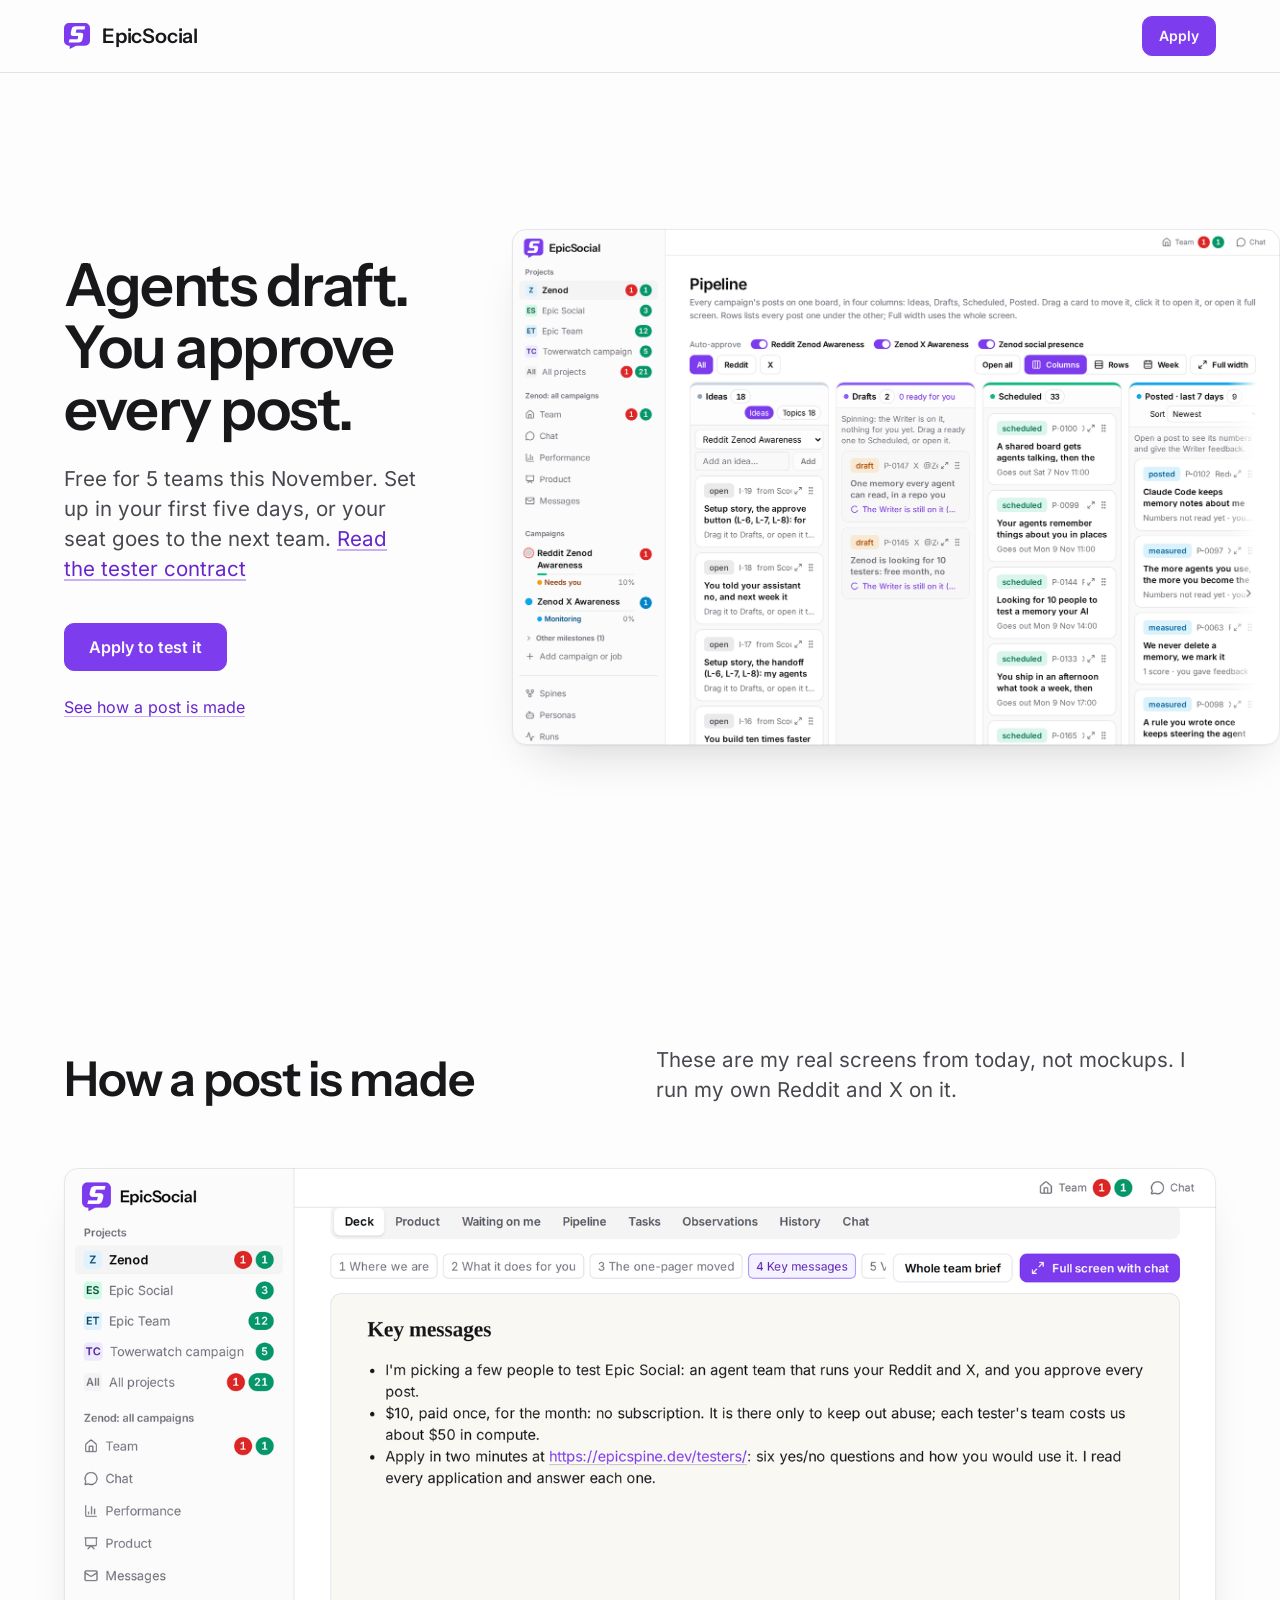
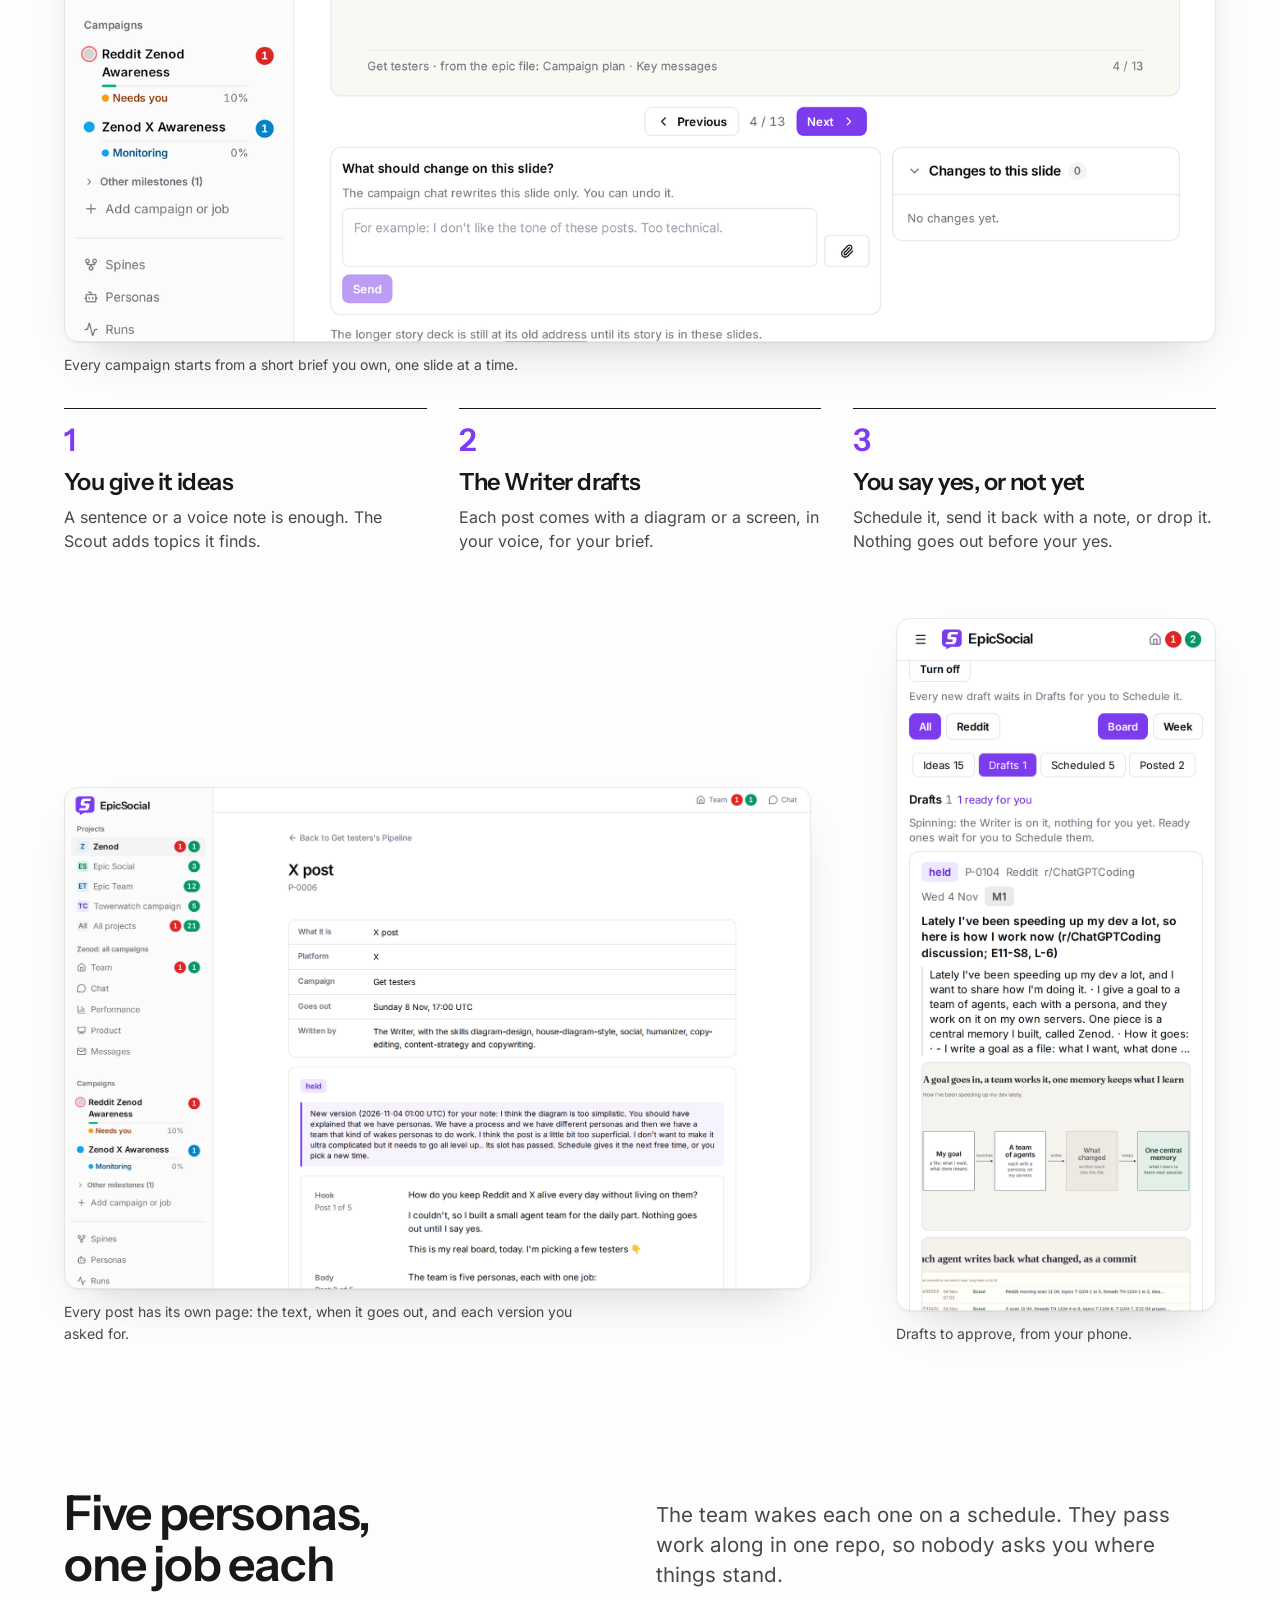
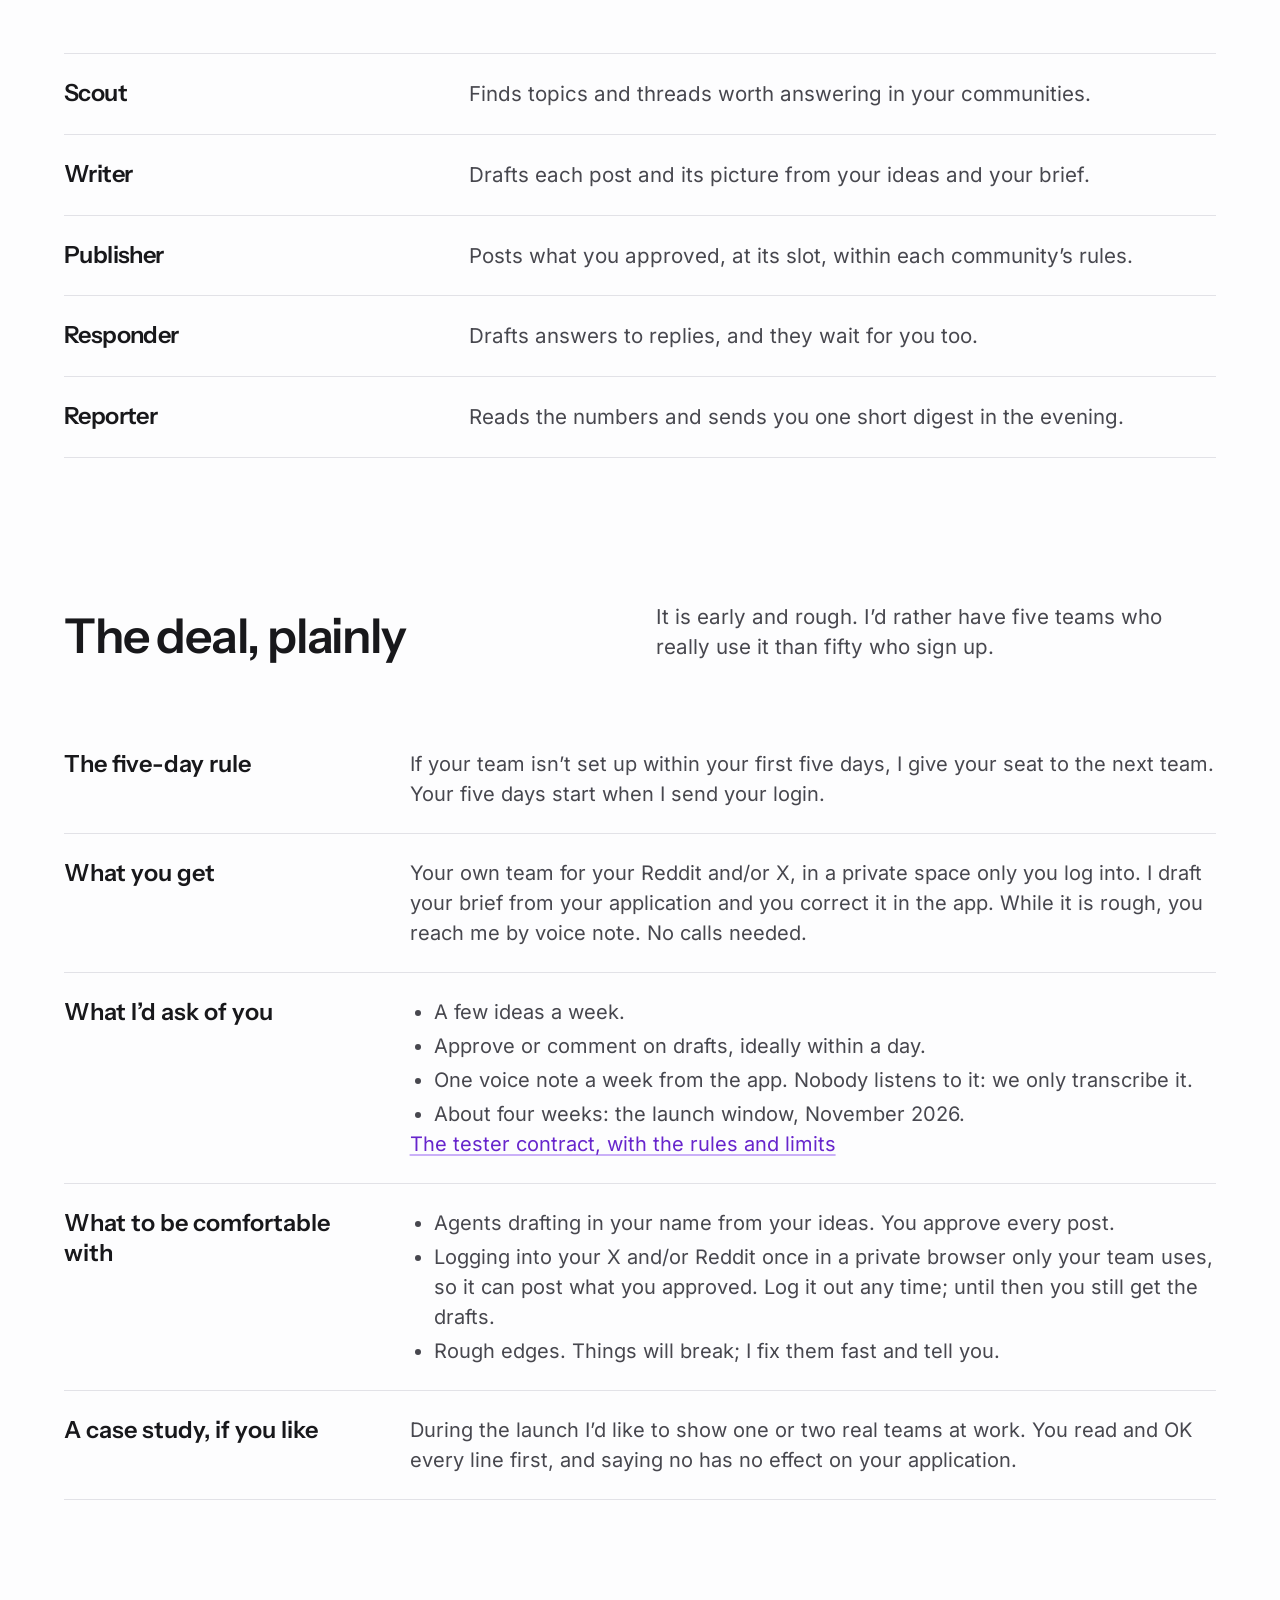
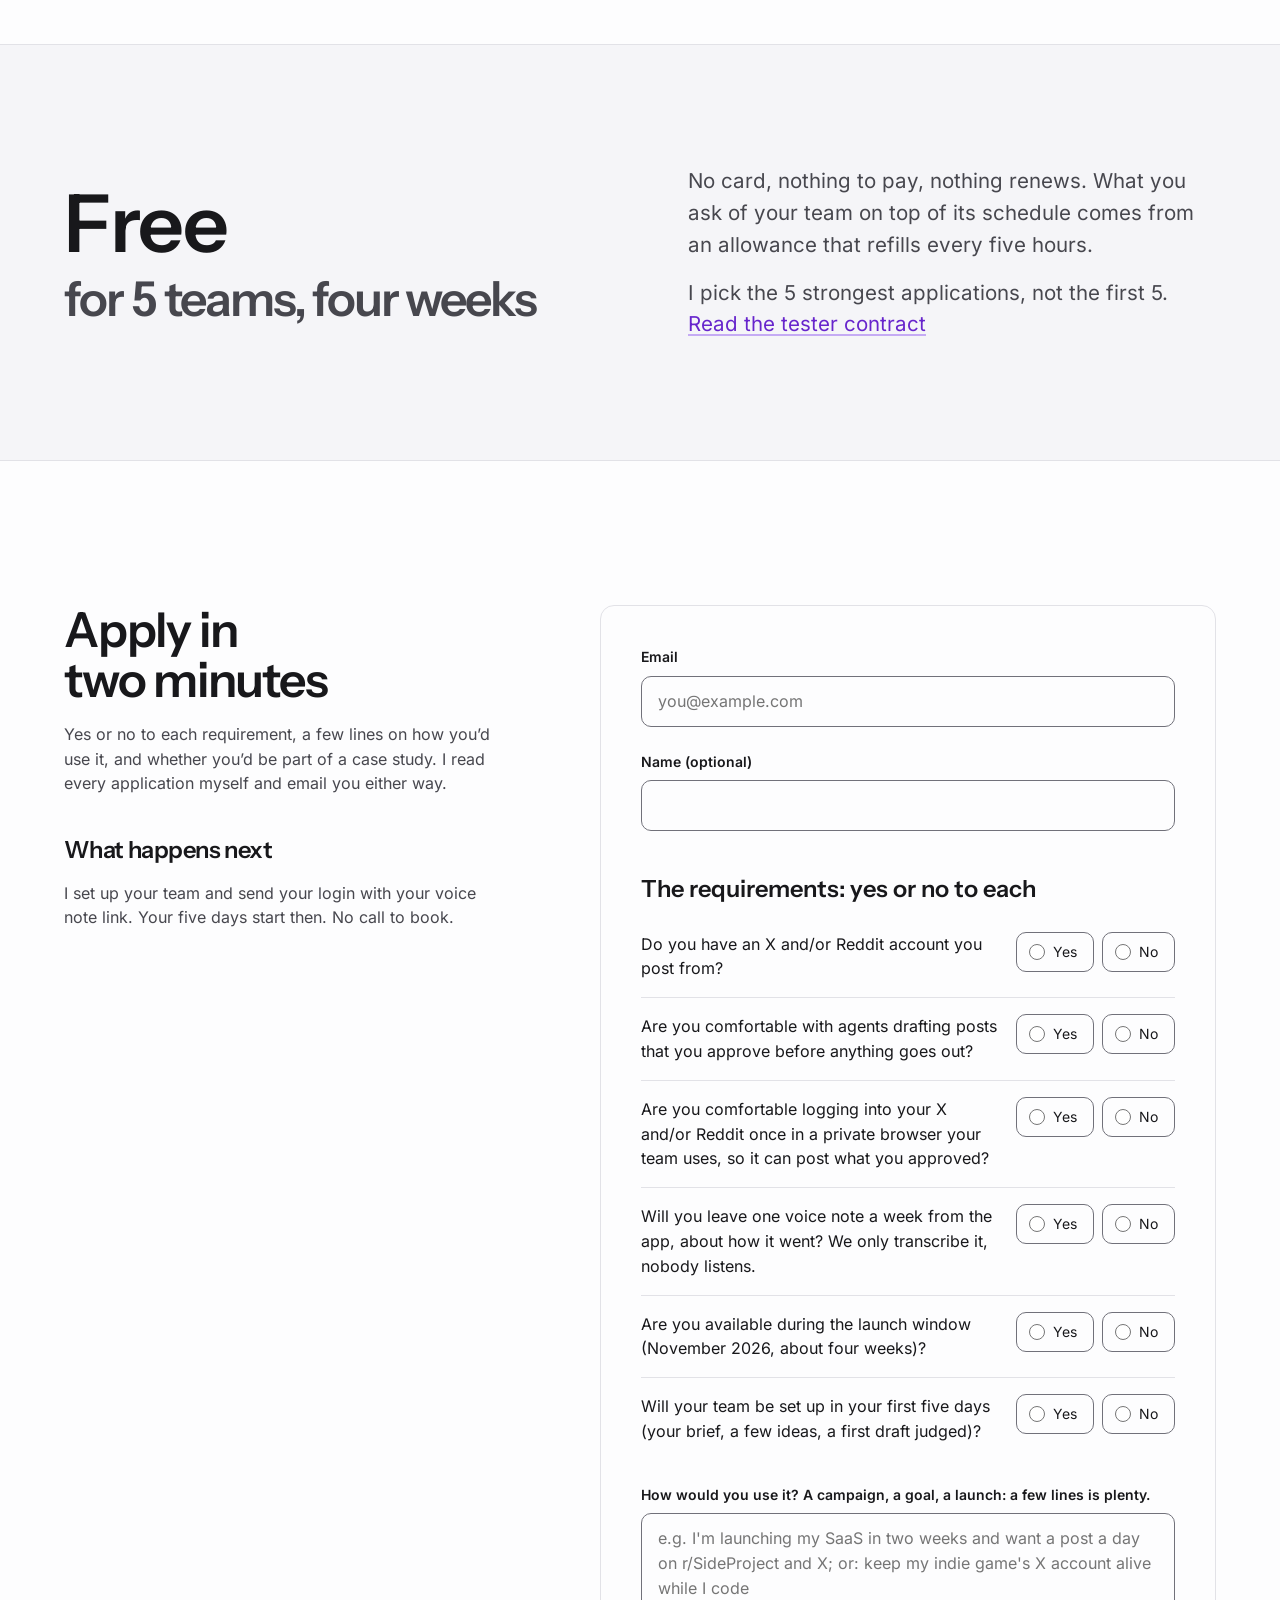
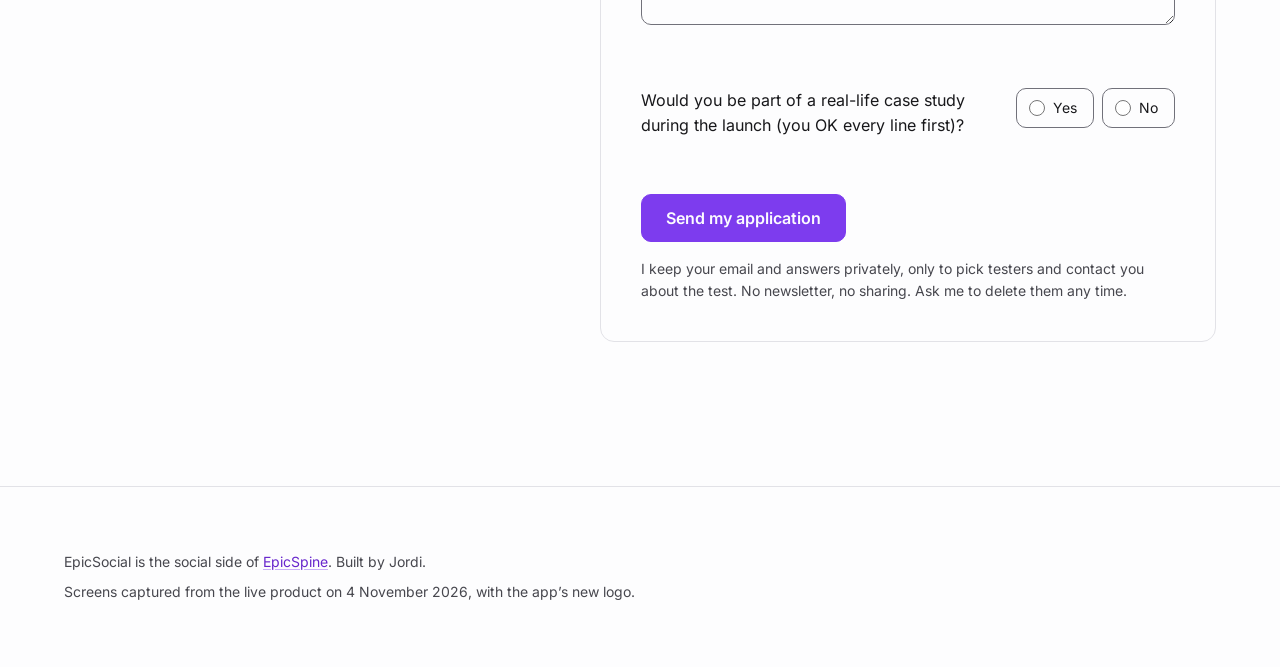
<file: testers/index.html>
<!DOCTYPE html>
<html lang="en">
<head>
<meta charset="utf-8">
<meta name="viewport" content="width=device-width,initial-scale=1">
<title>EpicSocial: apply to test it</title>
<!-- agent_team E65-S5: one letter per product on logo C (E for EpicSpine, S for EpicSocial), made by agent_team console/scripts/gen-brand.mjs -->
<link rel="icon" href="/favicon-social.svg" type="image/svg+xml">
<link rel="icon" href="/favicon-32-social.png" type="image/png" sizes="32x32">
<link rel="icon" href="/favicon-16-social.png" type="image/png" sizes="16x16">
<link rel="apple-touch-icon" href="/apple-touch-icon-social.png">
<meta name="description" content="An agent team that runs your Reddit and X, and you approve every post. Free for 5 teams this November: set up in your first five days, or your seat goes to the next team. A two-minute application.">
<!-- agent_team E46-S57 SEO pass: the testers page's one address is on EpicSocial's own domain -->
<link rel="canonical" href="https://epicsocial.app/testers/">
<meta property="og:url" content="https://epicsocial.app/testers/">
<meta property="og:title" content="EpicSocial: apply to test it">
<meta property="og:description" content="An agent team that runs your Reddit and X. You approve every post. Free for 5 teams.">
<meta property="og:image" content="https://epicspine.dev/testers/shots/pipeline.png">
<meta name="twitter:card" content="summary_large_image">
<link rel="preload" href="fonts/instrument-sans-600.woff2" as="font" type="font/woff2" crossorigin>
<link rel="stylesheet" href="page.css">
</head>
<body>
<header class="nav">
  <div class="container">
    <a class="wordmark" href="/testers/"><svg viewBox="0 0 32 32" aria-hidden="true"><g fill="#7c3bed"><path d="M6 0h20a6 6 0 0 1 6 6v16a6 6 0 0 1-6 6H15l-8 4v-4H6a6 6 0 0 1-6-6V6a6 6 0 0 1 6-6z"/></g><g fill="#fff"><g transform="translate(2.98 0) skewX(-12)"><path d="M8 8A4 4 0 0 1 12 4L24 4L24 8L14 8L14 12L20 12A4 4 0 0 1 24 16L24 20A4 4 0 0 1 20 24L8 24L8 20L18 20L18 16L12 16A4 4 0 0 1 8 12Z"/></g></g></svg>EpicSocial</a>
    <a class="btn btn--small" href="#signup">Apply</a>
  </div>
</header>

<main>
  <section class="hero">
    <div class="container">
      <div>
        <h1>Agents draft. You approve every post.</h1>
        <p class="lead">Free for 5 teams this November. Set up in your first five days, or your seat goes to the next team. <a class="textlink" href="terms/">Read the tester contract</a></p>
        <p class="places" data-places hidden></p>
        <div class="actions">
          <a class="btn" href="#signup">Apply to test it</a>
          <a class="textlink" href="#made">See how a post is made</a>
        </div>
      </div>
      <figure class="shot">
        <img src="shots/pipeline.png" width="1600" height="1075" fetchpriority="high" alt="The EpicSocial Pipeline on 8 November 2026: four columns, Ideas, Drafts, Scheduled and Posted, each with its count; drafts wait for you, and the board switches to Rows, Week or Full width.">
      </figure>
    </div>
  </section>

  <section class="section" id="made">
    <div class="container">
      <div class="head">
        <h2>How a post is made</h2>
        <p class="lead">These are my real screens from today, not mockups. I run my own Reddit and X on it.</p>
      </div>
      <div class="made">
        <figure class="shot lead-shot">
          <img src="shots/brief-deck.png" width="1600" height="1075" loading="lazy" alt="A campaign's brief as a deck: slide 3, The bet, with a box to ask for a change to that slide.">
          <figcaption>Every campaign starts from a short brief you own, one slide at a time.</figcaption>
        </figure>
        <ol>
          <li><h3>You give it ideas</h3><p>A sentence or a voice note is enough. The Scout adds topics it finds.</p></li>
          <li><h3>The Writer drafts</h3><p>Each post comes with a diagram or a screen, in your voice, for your brief.</p></li>
          <li><h3>You say yes, or not yet</h3><p>Schedule it, send it back with a note, or drop it. Nothing goes out before your yes.</p></li>
        </ol>
      </div>
      <div class="pair">
        <figure class="shot">
          <img src="shots/post-page.png" width="1600" height="1075" loading="lazy" alt="A post page: the X thread for this call in labelled parts, one per post of the thread: the hook, the body with its lists, and the call to action.">
          <figcaption>Every post has its own page: the text, when it goes out, and each version you asked for.</figcaption>
        </figure>
        <figure class="shot phone">
          <img src="shots/phone-drafts.png" width="780" height="1688" loading="lazy" alt="Drafts to approve on a phone: held drafts with Schedule, Give feedback and Don't post.">
          <figcaption>Drafts to approve, from your phone.</figcaption>
        </figure>
      </div>
    </div>
  </section>

  <section class="section">
    <div class="container">
      <div class="head">
        <h2>Five personas, one job each</h2>
        <p class="lead">The team wakes each one on a schedule. They pass work along in one repo, so nobody asks you where things stand.</p>
      </div>
      <ul class="team">
        <li><h3>Scout</h3><p>Finds topics and threads worth answering in your communities.</p></li>
        <li><h3>Writer</h3><p>Drafts each post and its picture from your ideas and your brief.</p></li>
        <li><h3>Publisher</h3><p>Posts what you approved, at its slot, within each community’s rules.</p></li>
        <li><h3>Responder</h3><p>Drafts answers to replies, and they wait for you too.</p></li>
        <li><h3>Reporter</h3><p>Reads the numbers and sends you one short digest in the evening.</p></li>
      </ul>
    </div>
  </section>

  <section class="section">
    <div class="container">
      <div class="head">
        <h2>The deal, plainly</h2>
        <p class="lead">It is early and rough. I’d rather have five teams who really use it than fifty who sign up.</p>
      </div>
      <table class="deal">
        <tr><th scope="row">The five-day rule</th><td>If your team isn’t set up within your first five days, I give your seat to the next team. Your five days start when I send your login.</td></tr>
        <tr><th scope="row">What you get</th><td>Your own team for your Reddit and/or X, in a private space only you log into. I draft your brief from your application and you correct it in the app. While it is rough, you reach me by voice note. No calls needed.</td></tr>
        <tr><th scope="row">What I’d ask of you</th><td><ul><li>A few ideas a week.</li><li>Approve or comment on drafts, ideally within a day.</li><li>One voice note a week from the app. Nobody listens to it: we only transcribe it.</li><li>About four weeks: the launch window, November 2026.</li></ul> <a class="textlink" href="terms/">The tester contract, with the rules and limits</a></td></tr>
        <tr><th scope="row">What to be comfortable with</th><td><ul><li>Agents drafting in your name from your ideas. You approve every post.</li><li>Logging into your X and/or Reddit once in a private browser only your team uses, so it can post what you approved. Log it out any time; until then you still get the drafts.</li><li>Rough edges. Things will break; I fix them fast and tell you.</li></ul></td></tr>
        <tr><th scope="row">A case study, if you like</th><td>During the launch I’d like to show one or two real teams at work. You read and OK every line first, and saying no has no effect on your application.</td></tr>
      </table>
    </div>
  </section>

  <section class="band" aria-labelledby="price-h">
    <div class="container">
      <h2 id="price-h" class="price">Free<span class="price-unit">for 5 teams, four weeks</span></h2>
      <div>
        <p>No card, nothing to pay, nothing renews. What you ask of your team on top of its schedule comes from an allowance that refills every five hours.</p>
        <p>I pick the 5 strongest applications, not the first 5. <a class="textlink" href="terms/">Read the tester contract</a></p>
      </div>
    </div>
  </section>

  <section class="section apply" id="signup">
    <div class="container">
      <div class="aside">
        <h2>Apply in two minutes</h2>
        <p>Yes or no to each requirement, a few lines on how you’d use it, and whether you’d be part of a case study. I read every application myself and email you either way.</p>
        <p class="places" data-places hidden></p>
        <h3>What happens next</h3>
        <p>I set up your team and send your login with your voice note link. Your five days start then. No call to book.</p>
      </div>
      <div>
        <div id="ok" class="msg ok" role="status" tabindex="-1">
          <strong>Your application is in. Thank you.</strong>
          <p>What happens next:</p>
          <ol>
            <li>Your answers are saved and I get a note about them straight away.</li>
            <li>I read every application myself and email you either way, to the address you gave.</li>
            <li>If you’re picked, I set up your team and send your login with your voice note link. Your five days start then. Nothing to pay.</li>
          </ol>
          <p id="ok-waitlist" class="small" hidden>All 5 places are applied for, so you’re on the waitlist. A seat that isn’t used in its first five days goes to the next team on the list.</p>
          <p class="small">Typo in your email, or changed an answer? Send the form again with the same email: the newest answers replace the old ones.</p>
        </div>
        <div id="err" class="msg err">That didn’t go through. Check the email address and try again.</div>
        <div id="err-answers" class="msg err">Please answer yes or no to every question, then send it again.</div>
        <form method="post" action="https://signup.alpha9.io/api/public/testers">
          <input type="hidden" name="application" value="1">
          <label for="email">Email</label>
          <input id="email" name="email" type="email" required maxlength="254" autocomplete="email" placeholder="you@example.com">
          <label for="name">Name (optional)</label>
          <input id="name" name="name" type="text" maxlength="120" autocomplete="name">

          <fieldset>
            <legend>The requirements: yes or no to each</legend>
            <div class="q"><p>Do you have an X and/or Reddit account you post from?</p><span class="yn"><label><input type="radio" name="req_account" value="yes" required><span>Yes</span></label><label><input type="radio" name="req_account" value="no"><span>No</span></label></span></div>
            <div class="q"><p>Are you comfortable with agents drafting posts that you approve before anything goes out?</p><span class="yn"><label><input type="radio" name="req_approve" value="yes" required><span>Yes</span></label><label><input type="radio" name="req_approve" value="no"><span>No</span></label></span></div>
            <div class="q"><p>Are you comfortable logging into your X and/or Reddit once in a private browser your team uses, so it can post what you approved?</p><span class="yn"><label><input type="radio" name="req_login" value="yes" required><span>Yes</span></label><label><input type="radio" name="req_login" value="no"><span>No</span></label></span></div>
            <div class="q"><p>Will you leave one voice note a week from the app, about how it went? We only transcribe it, nobody listens.</p><span class="yn"><label><input type="radio" name="req_feedback" value="yes" required><span>Yes</span></label><label><input type="radio" name="req_feedback" value="no"><span>No</span></label></span></div>
            <div class="q"><p>Are you available during the launch window (November 2026, about four weeks)?</p><span class="yn"><label><input type="radio" name="req_window" value="yes" required><span>Yes</span></label><label><input type="radio" name="req_window" value="no"><span>No</span></label></span></div>
            <div class="q"><p>Will your team be set up in your first five days (your brief, a few ideas, a first draft judged)?</p><span class="yn"><label><input type="radio" name="req_fivedays" value="yes" required><span>Yes</span></label><label><input type="radio" name="req_fivedays" value="no"><span>No</span></label></span></div>
          </fieldset>

          <label for="useCase">How would you use it? A campaign, a goal, a launch: a few lines is plenty.</label>
          <textarea id="useCase" name="useCase" maxlength="1000" placeholder="e.g. I'm launching my SaaS in two weeks and want a post a day on r/SideProject and X; or: keep my indie game's X account alive while I code"></textarea>

          <fieldset>
            <div class="q"><p>Would you be part of a real-life case study during the launch (you OK every line first)?</p><span class="yn"><label><input type="radio" name="caseStudy" value="yes" required><span>Yes</span></label><label><input type="radio" name="caseStudy" value="no"><span>No</span></label></span></div>
          </fieldset>

          <input type="hidden" name="plan" value="tester-free-5">
          <input type="hidden" name="source" value="epicspine.dev/testers">
          <input type="hidden" name="back" value="https://epicspine.dev/testers/"><!-- E43-S16: the page counter below swaps in this page's own address on epicsocial.app, so the confirmation stays there -->
          <div class="hp" aria-hidden="true"><label for="website">Leave this empty</label><input id="website" name="website" tabindex="-1" autocomplete="off"></div>
          <button class="btn submit" type="submit">Send my application</button>
          <p class="small">I keep your email and answers privately, only to pick testers and contact you about the test. No newsletter, no sharing. Ask me to delete them any time.</p>
        </form>
      </div>
    </div>
  </section>
</main>

<footer class="foot">
  <div class="container">
    <p>EpicSocial is the social side of <a class="textlink" href="https://epicspine.dev/">EpicSpine</a>. Built by Jordi.</p>
    <p>Screens captured from the live product on 4 November 2026, with the app’s new logo.</p>
  </div>
</footer>
<script>
  (function () {
    var q = new URLSearchParams(location.search);
    if (q.get("signed")) {
      // E46-S4 r2: the confirmation replaces the form, so nobody wonders whether pressing send did anything.
      var ok = document.getElementById("ok");
      ok.style.display = "block";
      if (q.get("waitlist")) document.getElementById("ok-waitlist").hidden = false;
      document.querySelector("form").style.display = "none";
      ok.scrollIntoView({ block: "center" });
      ok.focus({ preventScroll: true });
    }
    else if (q.get("error") === "answers") document.getElementById("err-answers").style.display = "block";
    else if (q.get("error")) document.getElementById("err").style.display = "block";
    var src = q.get("utm_source") || q.get("src");
    // agent_team E43-S16: the page is also served on epicsocial.app/testers/, so the source names the site it was sent from.
    document.querySelector('input[name="source"]').value = location.hostname.replace(/^www\./, "") + "/testers" + (src ? "?" + src.slice(0, 40) : "");
    // agent_team E46-S18: free for 5 teams. The console's count of applications says whether the 5 places are applied for;
    // the form stays open either way (past 5 it is the waitlist). If the count can't be read, the page simply says nothing more.
    var spots = document.querySelectorAll("[data-places]");
    if (!spots.length || !window.fetch) return;
    fetch("https://signup.alpha9.io/api/public/testers", { method: "POST", body: new URLSearchParams({ places: "1" }), redirect: "error", cache: "no-store" })
      .then(function (r) { return r.ok ? r.json() : null; })
      .then(function (p) {
        if (!p || typeof p.taken !== "number" || typeof p.cap !== "number") return;
        var t = p.open
          ? p.cap + " places. " + (p.taken === 0 ? "Applications are open." : p.taken + (p.taken === 1 ? " application" : " applications") + " so far.")
          : "All " + p.cap + " places are applied for. The waitlist is open: apply, and a seat that isn’t used in its first five days goes to the next team on the list.";
        spots.forEach(function (el) { el.textContent = t; el.hidden = false; if (!p.open) el.classList.add("places--full"); });
      })
      .catch(function () {});
  })();
</script>
<!-- page view counter (agent_team E46-S17, E80-S2): our own, no cookie, nothing about the visitor kept. It sends the post id of a link's ?s= and only the host name of the site the visitor came from, keeps ?s= on links to our other pages, and adds both to the sign-up form so an application keeps its source. --><script>(function(){var q=new URLSearchParams(location.search),s=(q.get("s")||"").slice(0,40),r="";try{r=document.referrer?new URL(document.referrer).hostname.replace(/^www\./,""):""}catch(e){}var i=new Image(1,1);i.referrerPolicy="no-referrer";i.src="https://signup.alpha9.io/api/public/pv?p=/testers/&h="+encodeURIComponent(location.hostname)+(s?"&s="+encodeURIComponent(s):"")+(r?"&r="+encodeURIComponent(r):"");if(s)document.querySelectorAll("a[href]").forEach(function(a){var v=a.getAttribute("href");if(v.charAt(0)==="#")return;try{var h=new URL(v,location.href);if(h.hostname!==location.hostname||h.searchParams.has("s"))return;h.searchParams.set("s",s);a.setAttribute("href",h.pathname+h.search+h.hash)}catch(e){}});document.querySelectorAll("form[action*='signup.alpha9.io']").forEach(function(f){[["s",s],["ref",r],["site",location.hostname]].forEach(function(p){if(!p[1])return;var x=document.createElement("input");x.type="hidden";x.name=p[0];x.value=p[1];f.appendChild(x)});if(location.hostname!=="epicspine.dev")f.querySelectorAll("input[name=back]").forEach(function(b){b.value=location.origin+location.pathname})})})();</script><noscript><img src="https://signup.alpha9.io/api/public/pv?p=/testers/" alt="" width="1" height="1" style="position:absolute;left:-9999px" referrerpolicy="no-referrer" loading="eager"></noscript>
</body>
</html>
</file>
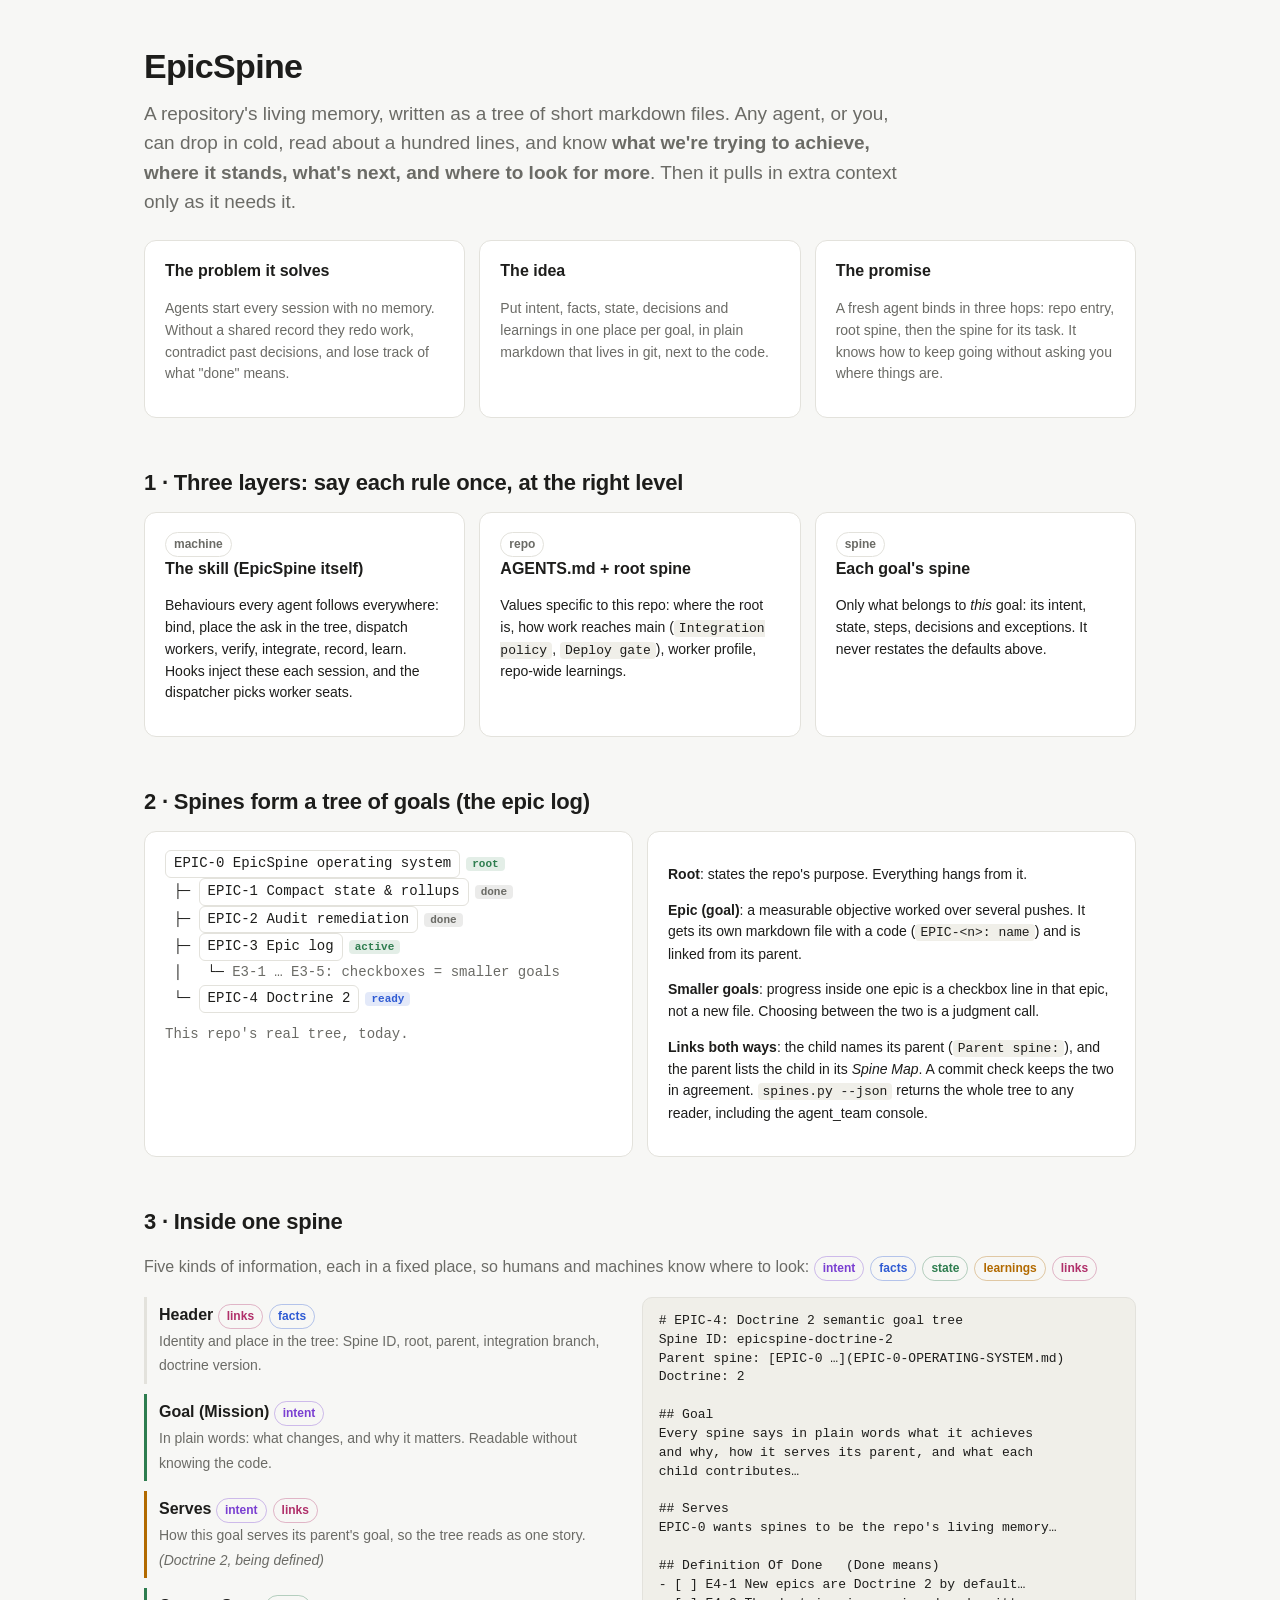
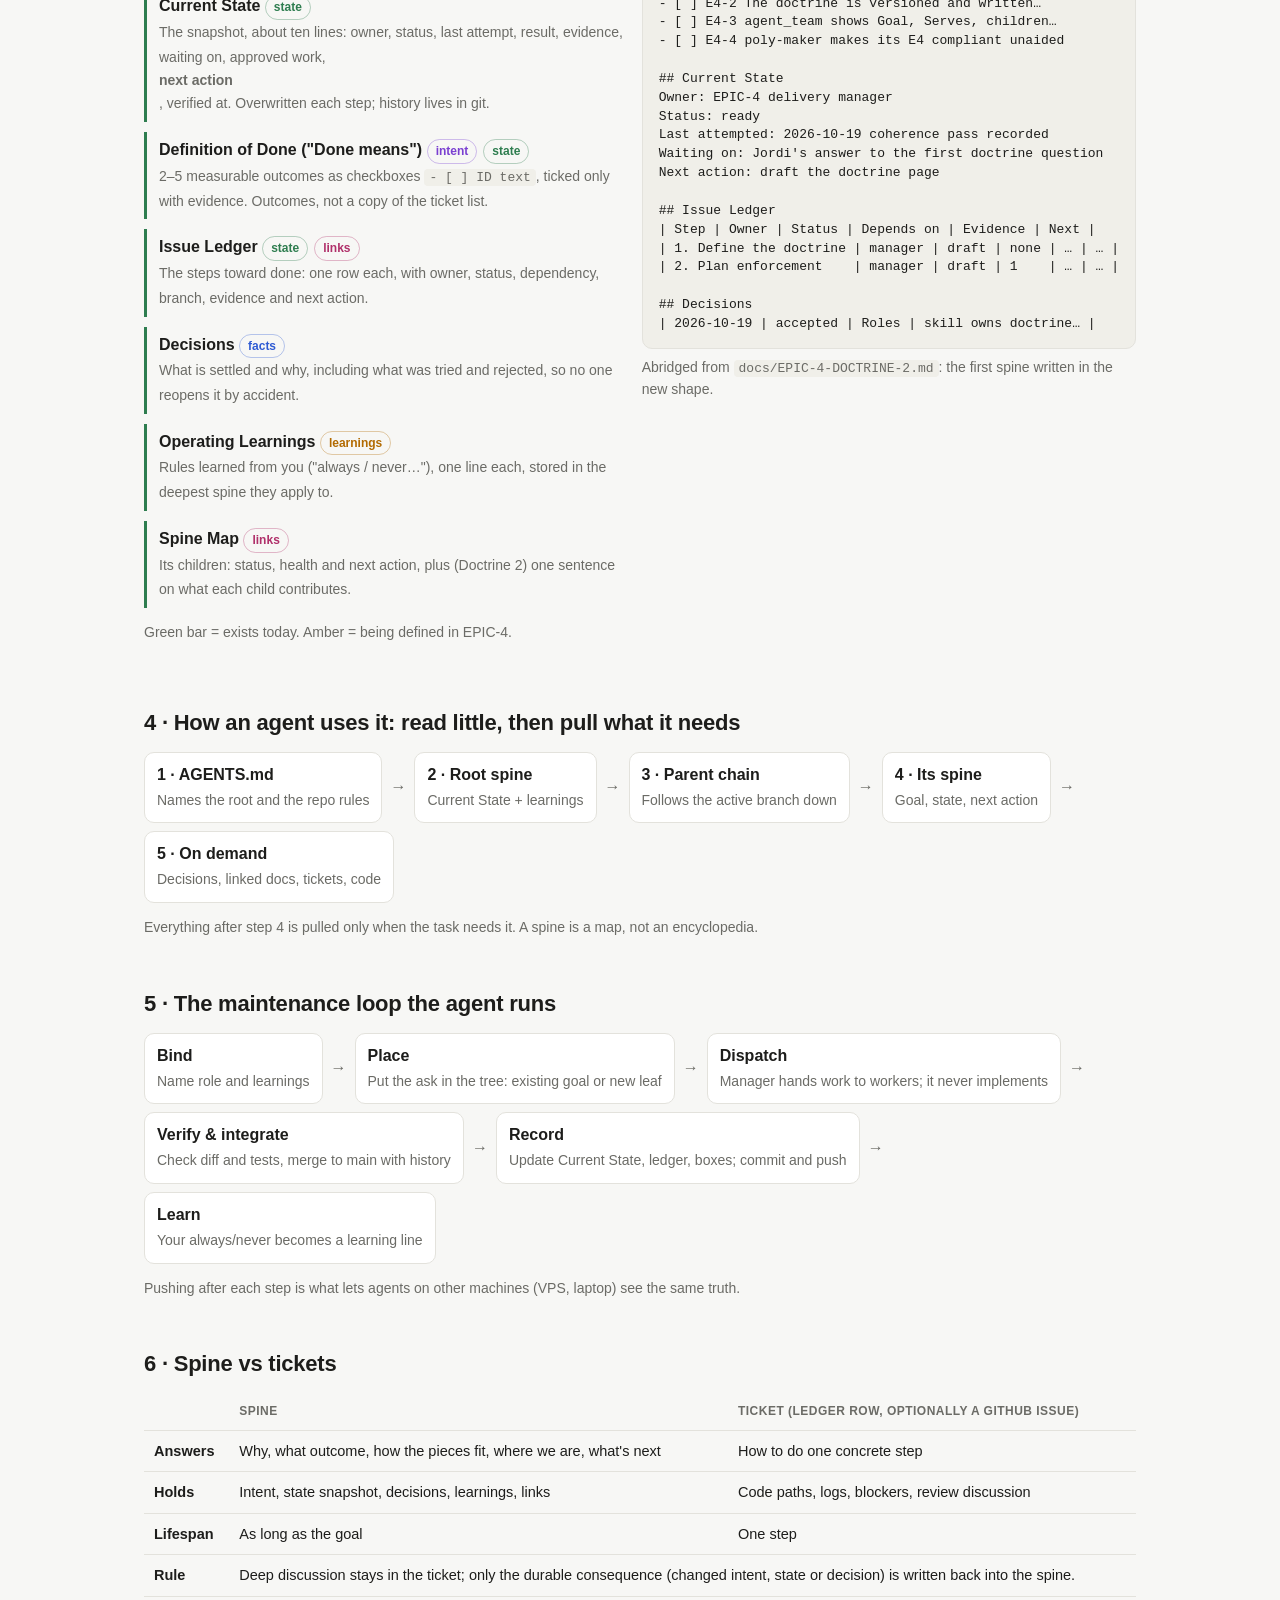
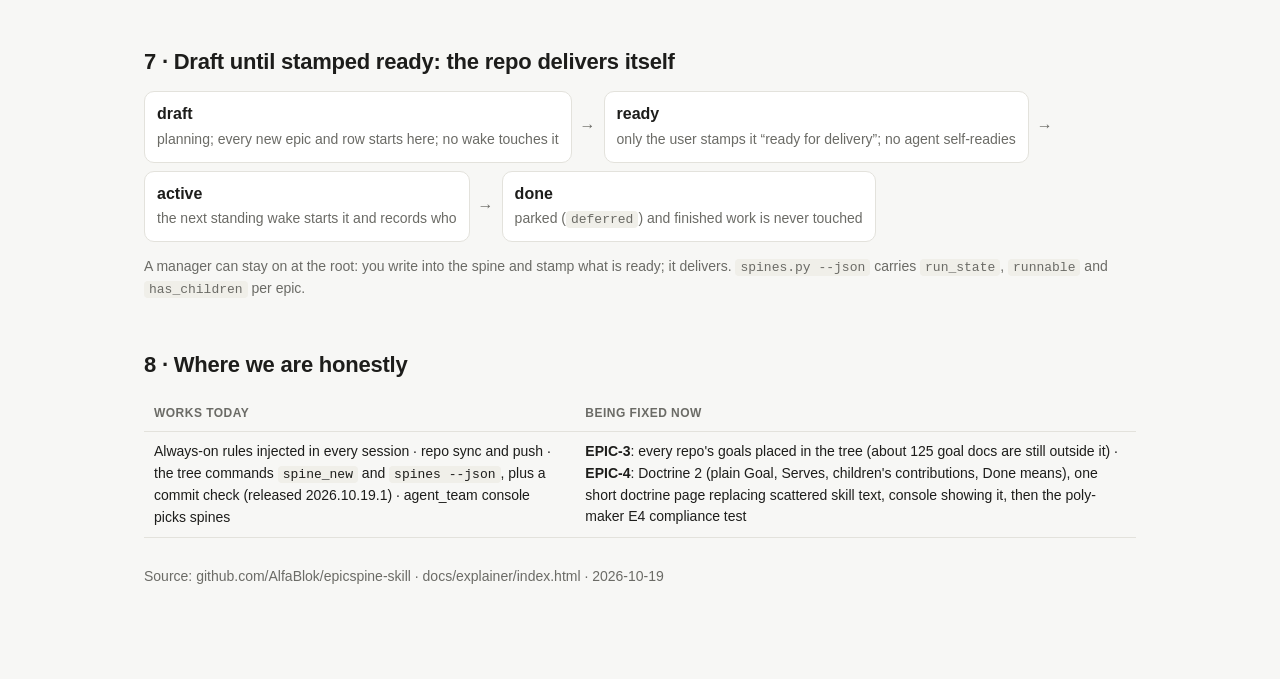
<file: docs/explainer/index.html>
<!doctype html>
<html lang="en">
<head>
<meta charset="utf-8">
<meta name="viewport" content="width=device-width, initial-scale=1">
<title>EpicSpine — what it is and how a spine works</title>
<style>
  :root{--bg:#f7f7f5;--fg:#1d1d1b;--mute:#6b6b66;--card:#fff;--line:#e3e2dc;--acc:#2f5bd3;--ok:#2e7d4f;--warn:#b26a00;--code:#f0efe9}
  @media (prefers-color-scheme:dark){:root{--bg:#141413;--fg:#ecebe6;--mute:#9d9c95;--card:#1e1e1c;--line:#33332f;--acc:#7f9dff;--ok:#6cc08c;--warn:#e0a94a;--code:#262623}}
  *{box-sizing:border-box}
  body{margin:0;background:var(--bg);color:var(--fg);font:16px/1.55 -apple-system,BlinkMacSystemFont,"Segoe UI",Inter,sans-serif}
  main{max-width:1040px;margin:0 auto;padding:40px 24px 80px}
  h1{font-size:34px;margin:0 0 6px;letter-spacing:-.02em}
  h2{font-size:22px;margin:48px 0 12px;letter-spacing:-.01em}
  h3{font-size:16px;margin:0 0 6px}
  p.lead{font-size:19px;color:var(--mute);margin:0 0 24px;max-width:780px}
  .card{background:var(--card);border:1px solid var(--line);border-radius:12px;padding:18px 20px}
  .grid{display:grid;gap:14px}
  .g3{grid-template-columns:repeat(3,1fr)} .g2{grid-template-columns:repeat(2,1fr)}
  @media (max-width:780px){.g3,.g2{grid-template-columns:1fr}}
  .tag{display:inline-block;font-size:12px;font-weight:600;padding:2px 8px;border-radius:99px;border:1px solid var(--line);color:var(--mute);margin-right:6px}
  .t-intent{color:#7a3fd1;border-color:#7a3fd155}.t-fact{color:var(--acc);border-color:#2f5bd355}.t-state{color:var(--ok);border-color:#2e7d4f55}.t-learn{color:var(--warn);border-color:#b26a0055}.t-link{color:#b0306a;border-color:#b0306a55}
  code,pre{font-family:ui-monospace,SFMono-Regular,Menlo,monospace;font-size:13px}
  code{background:var(--code);padding:1px 5px;border-radius:4px}
  pre{background:var(--code);border:1px solid var(--line);border-radius:10px;padding:14px 16px;overflow:auto;line-height:1.45;margin:0}
  .muted{color:var(--mute)} .small{font-size:14px}
  table{width:100%;border-collapse:collapse;font-size:14.5px}
  th,td{text-align:left;padding:9px 10px;border-bottom:1px solid var(--line);vertical-align:top}
  th{font-size:12px;text-transform:uppercase;letter-spacing:.04em;color:var(--mute)}
  .tree{font-family:ui-monospace,Menlo,monospace;font-size:14px;line-height:1.7}
  .tree .n{display:inline-block;padding:1px 8px;border-radius:6px;border:1px solid var(--line);background:var(--card)}
  .s{font-size:11px;font-weight:700;padding:1px 6px;border-radius:4px;margin-left:6px}
  .s-active{background:#2e7d4f22;color:var(--ok)} .s-done{background:#6b6b6622;color:var(--mute)} .s-ready{background:#2f5bd322;color:var(--acc)}
  .flow{display:flex;flex-wrap:wrap;gap:8px;align-items:center}
  .flow .step{background:var(--card);border:1px solid var(--line);border-radius:10px;padding:10px 12px;min-width:140px}
  .flow .arr{color:var(--mute)}
  .anat{display:grid;grid-template-columns:1.15fr 1fr;gap:16px}
  @media (max-width:860px){.anat{grid-template-columns:1fr}}
  .sec{border-left:3px solid var(--line);padding:6px 0 6px 12px;margin-bottom:10px}
  .sec b{display:block}
  .now{border-left:3px solid var(--ok)} .soon{border-left:3px solid var(--warn)}
</style>
</head>
<body><main>

<h1>EpicSpine</h1>
<p class="lead">A repository's living memory, written as a tree of short markdown files. Any agent, or you, can drop in cold, read about a hundred lines, and know <b>what we're trying to achieve, where it stands, what's next, and where to look for more</b>. Then it pulls in extra context only as it needs it.</p>

<div class="grid g3">
  <div class="card"><h3>The problem it solves</h3><p class="small muted">Agents start every session with no memory. Without a shared record they redo work, contradict past decisions, and lose track of what "done" means.</p></div>
  <div class="card"><h3>The idea</h3><p class="small muted">Put intent, facts, state, decisions and learnings in one place per goal, in plain markdown that lives in git, next to the code.</p></div>
  <div class="card"><h3>The promise</h3><p class="small muted">A fresh agent binds in three hops: repo entry, root spine, then the spine for its task. It knows how to keep going without asking you where things are.</p></div>
</div>

<h2>1 · Three layers: say each rule once, at the right level</h2>
<div class="grid g3">
  <div class="card"><span class="tag">machine</span><h3>The skill (EpicSpine itself)</h3><p class="small">Behaviours every agent follows everywhere: bind, place the ask in the tree, dispatch workers, verify, integrate, record, learn. Hooks inject these each session, and the dispatcher picks worker seats.</p></div>
  <div class="card"><span class="tag">repo</span><h3>AGENTS.md + root spine</h3><p class="small">Values specific to this repo: where the root is, how work reaches main (<code>Integration policy</code>, <code>Deploy gate</code>), worker profile, repo-wide learnings.</p></div>
  <div class="card"><span class="tag">spine</span><h3>Each goal's spine</h3><p class="small">Only what belongs to <i>this</i> goal: its intent, state, steps, decisions and exceptions. It never restates the defaults above.</p></div>
</div>

<h2>2 · Spines form a tree of goals (the epic log)</h2>
<div class="grid g2">
  <div class="card tree">
    <span class="n">EPIC-0 EpicSpine operating system</span><span class="s s-active">root</span><br>
    &nbsp;├─ <span class="n">EPIC-1 Compact state &amp; rollups</span><span class="s s-done">done</span><br>
    &nbsp;├─ <span class="n">EPIC-2 Audit remediation</span><span class="s s-done">done</span><br>
    &nbsp;├─ <span class="n">EPIC-3 Epic log</span><span class="s s-active">active</span><br>
    &nbsp;│&nbsp;&nbsp;&nbsp;└─ <span class="muted">E3-1 … E3-5: checkboxes = smaller goals</span><br>
    &nbsp;└─ <span class="n">EPIC-4 Doctrine 2</span><span class="s s-ready">ready</span>
    <p class="small muted" style="margin-top:10px">This repo's real tree, today.</p>
  </div>
  <div class="card small">
    <p><b>Root</b>: states the repo's purpose. Everything hangs from it.</p>
    <p><b>Epic (goal)</b>: a measurable objective worked over several pushes. It gets its own markdown file with a code (<code>EPIC-&lt;n&gt;: name</code>) and is linked from its parent.</p>
    <p><b>Smaller goals</b>: progress inside one epic is a checkbox line in that epic, not a new file. Choosing between the two is a judgment call.</p>
    <p><b>Links both ways</b>: the child names its parent (<code>Parent spine:</code>), and the parent lists the child in its <i>Spine Map</i>. A commit check keeps the two in agreement. <code>spines.py --json</code> returns the whole tree to any reader, including the agent_team console.</p>
  </div>
</div>

<h2>3 · Inside one spine</h2>
<p class="muted">Five kinds of information, each in a fixed place, so humans and machines know where to look:
<span class="tag t-intent">intent</span><span class="tag t-fact">facts</span><span class="tag t-state">state</span><span class="tag t-learn">learnings</span><span class="tag t-link">links</span></p>
<div class="anat">
<div>
  <div class="sec"><b>Header <span class="tag t-link">links</span><span class="tag t-fact">facts</span></b><span class="small muted">Identity and place in the tree: Spine ID, root, parent, integration branch, doctrine version.</span></div>
  <div class="sec now"><b>Goal (Mission) <span class="tag t-intent">intent</span></b><span class="small muted">In plain words: what changes, and why it matters. Readable without knowing the code.</span></div>
  <div class="sec soon"><b>Serves <span class="tag t-intent">intent</span><span class="tag t-link">links</span></b><span class="small muted">How this goal serves its parent's goal, so the tree reads as one story. <i>(Doctrine 2, being defined)</i></span></div>
  <div class="sec now"><b>Current State <span class="tag t-state">state</span></b><span class="small muted">The snapshot, about ten lines: owner, status, last attempt, result, evidence, waiting on, approved work, <b>next action</b>, verified at. Overwritten each step; history lives in git.</span></div>
  <div class="sec now"><b>Definition of Done ("Done means") <span class="tag t-intent">intent</span><span class="tag t-state">state</span></b><span class="small muted">2–5 measurable outcomes as checkboxes <code>- [ ] ID text</code>, ticked only with evidence. Outcomes, not a copy of the ticket list.</span></div>
  <div class="sec now"><b>Issue Ledger <span class="tag t-state">state</span><span class="tag t-link">links</span></b><span class="small muted">The steps toward done: one row each, with owner, status, dependency, branch, evidence and next action.</span></div>
  <div class="sec now"><b>Decisions <span class="tag t-fact">facts</span></b><span class="small muted">What is settled and why, including what was tried and rejected, so no one reopens it by accident.</span></div>
  <div class="sec now"><b>Operating Learnings <span class="tag t-learn">learnings</span></b><span class="small muted">Rules learned from you ("always / never…"), one line each, stored in the deepest spine they apply to.</span></div>
  <div class="sec now"><b>Spine Map <span class="tag t-link">links</span></b><span class="small muted">Its children: status, health and next action, plus (Doctrine 2) one sentence on what each child contributes.</span></div>
  <p class="small muted">Green bar = exists today. Amber = being defined in EPIC-4.</p>
</div>
<div>
<pre># EPIC-4: Doctrine 2 semantic goal tree
Spine ID: epicspine-doctrine-2
Parent spine: [EPIC-0 …](EPIC-0-OPERATING-SYSTEM.md)
Doctrine: 2

## Goal
Every spine says in plain words what it achieves
and why, how it serves its parent, and what each
child contributes…

## Serves
EPIC-0 wants spines to be the repo's living memory…

## Definition Of Done   (Done means)
- [ ] E4-1 New epics are Doctrine 2 by default…
- [ ] E4-2 The doctrine is versioned and written…
- [ ] E4-3 agent_team shows Goal, Serves, children…
- [ ] E4-4 poly-maker makes its E4 compliant unaided

## Current State
Owner: EPIC-4 delivery manager
Status: ready
Last attempted: 2026-10-19 coherence pass recorded
Waiting on: Jordi's answer to the first doctrine question
Next action: draft the doctrine page

## Issue Ledger
| Step | Owner | Status | Depends on | Evidence | Next |
| 1. Define the doctrine | manager | draft | none | … | … |
| 2. Plan enforcement    | manager | draft | 1    | … | … |

## Decisions
| 2026-10-19 | accepted | Roles | skill owns doctrine… |</pre>
<p class="small muted" style="margin-top:8px">Abridged from <code>docs/EPIC-4-DOCTRINE-2.md</code>: the first spine written in the new shape.</p>
</div>
</div>

<h2>4 · How an agent uses it: read little, then pull what it needs</h2>
<div class="flow">
  <div class="step"><b>1 · AGENTS.md</b><br><span class="small muted">Names the root and the repo rules</span></div><span class="arr">→</span>
  <div class="step"><b>2 · Root spine</b><br><span class="small muted">Current State + learnings</span></div><span class="arr">→</span>
  <div class="step"><b>3 · Parent chain</b><br><span class="small muted">Follows the active branch down</span></div><span class="arr">→</span>
  <div class="step"><b>4 · Its spine</b><br><span class="small muted">Goal, state, next action</span></div><span class="arr">→</span>
  <div class="step"><b>5 · On demand</b><br><span class="small muted">Decisions, linked docs, tickets, code</span></div>
</div>
<p class="small muted">Everything after step 4 is pulled only when the task needs it. A spine is a map, not an encyclopedia.</p>

<h2>5 · The maintenance loop the agent runs</h2>
<div class="flow">
  <div class="step"><b>Bind</b><br><span class="small muted">Name role and learnings</span></div><span class="arr">→</span>
  <div class="step"><b>Place</b><br><span class="small muted">Put the ask in the tree: existing goal or new leaf</span></div><span class="arr">→</span>
  <div class="step"><b>Dispatch</b><br><span class="small muted">Manager hands work to workers; it never implements</span></div><span class="arr">→</span>
  <div class="step"><b>Verify &amp; integrate</b><br><span class="small muted">Check diff and tests, merge to main with history</span></div><span class="arr">→</span>
  <div class="step"><b>Record</b><br><span class="small muted">Update Current State, ledger, boxes; commit and push</span></div><span class="arr">→</span>
  <div class="step"><b>Learn</b><br><span class="small muted">Your always/never becomes a learning line</span></div>
</div>
<p class="small muted">Pushing after each step is what lets agents on other machines (VPS, laptop) see the same truth.</p>

<h2>6 · Spine vs tickets</h2>
<table>
  <tr><th></th><th>Spine</th><th>Ticket (ledger row, optionally a GitHub issue)</th></tr>
  <tr><td><b>Answers</b></td><td>Why, what outcome, how the pieces fit, where we are, what's next</td><td>How to do one concrete step</td></tr>
  <tr><td><b>Holds</b></td><td>Intent, state snapshot, decisions, learnings, links</td><td>Code paths, logs, blockers, review discussion</td></tr>
  <tr><td><b>Lifespan</b></td><td>As long as the goal</td><td>One step</td></tr>
  <tr><td><b>Rule</b></td><td colspan="2">Deep discussion stays in the ticket; only the durable consequence (changed intent, state or decision) is written back into the spine.</td></tr>
</table>

<h2>7 · Draft until stamped ready: the repo delivers itself</h2>
<div class="flow">
  <div class="step"><b>draft</b><br><span class="small muted">planning; every new epic and row starts here; no wake touches it</span></div><span class="arr">→</span>
  <div class="step"><b>ready</b><br><span class="small muted">only the user stamps it &ldquo;ready for delivery&rdquo;; no agent self-readies</span></div><span class="arr">→</span>
  <div class="step"><b>active</b><br><span class="small muted">the next standing wake starts it and records who</span></div><span class="arr">→</span>
  <div class="step"><b>done</b><br><span class="small muted">parked (<code>deferred</code>) and finished work is never touched</span></div>
</div>
<p class="small muted">A manager can stay on at the root: you write into the spine and stamp what is ready; it delivers. <code>spines.py --json</code> carries <code>run_state</code>, <code>runnable</code> and <code>has_children</code> per epic.</p>

<h2>8 · Where we are honestly</h2>
<table>
  <tr><th>Works today</th><th>Being fixed now</th></tr>
  <tr>
    <td class="small">Always-on rules injected in every session · repo sync and push · the tree commands <code>spine_new</code> and <code>spines --json</code>, plus a commit check (released 2026.10.19.1) · agent_team console picks spines</td>
    <td class="small"><b>EPIC-3</b>: every repo's goals placed in the tree (about 125 goal docs are still outside it) · <b>EPIC-4</b>: Doctrine 2 (plain Goal, Serves, children's contributions, Done means), one short doctrine page replacing scattered skill text, console showing it, then the poly-maker E4 compliance test</td>
  </tr>
</table>
<p class="small muted" style="margin-top:28px">Source: github.com/AlfaBlok/epicspine-skill · docs/explainer/index.html · 2026-10-19</p>
</main></body></html>
</file>
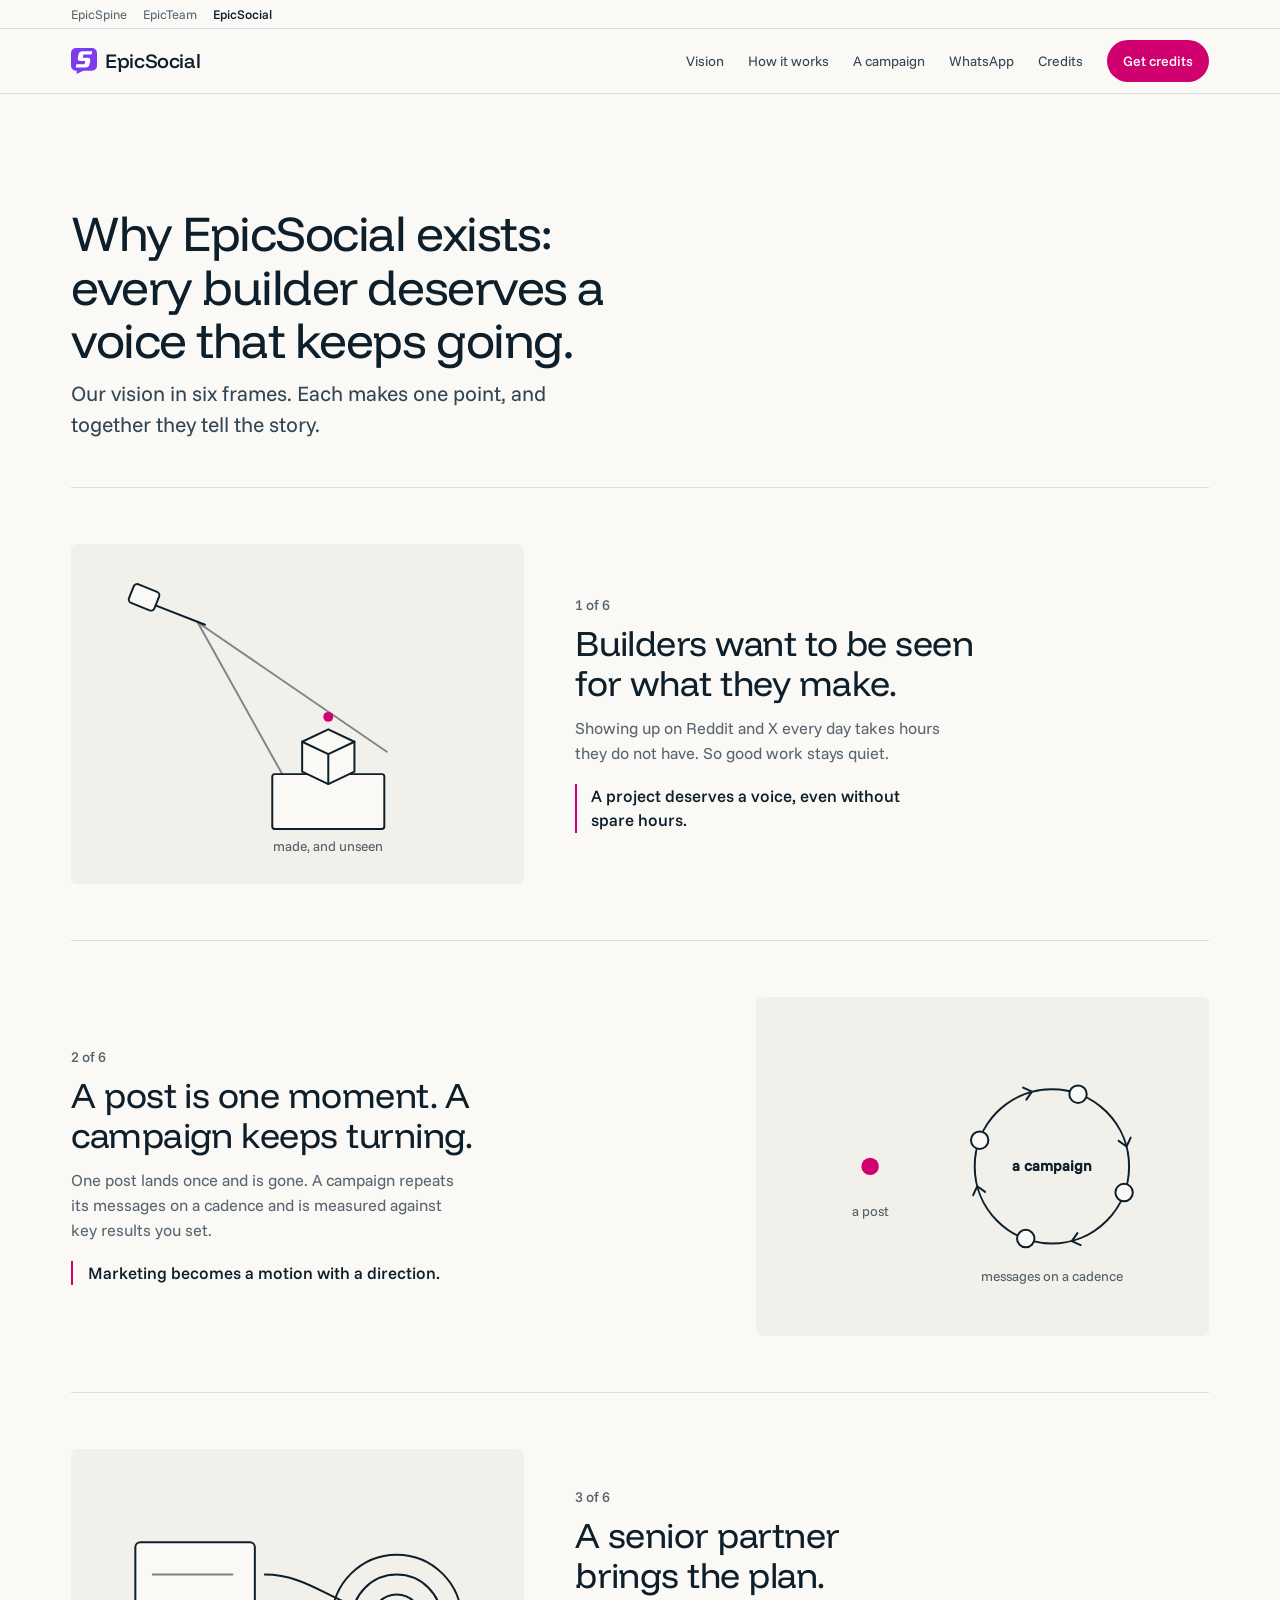
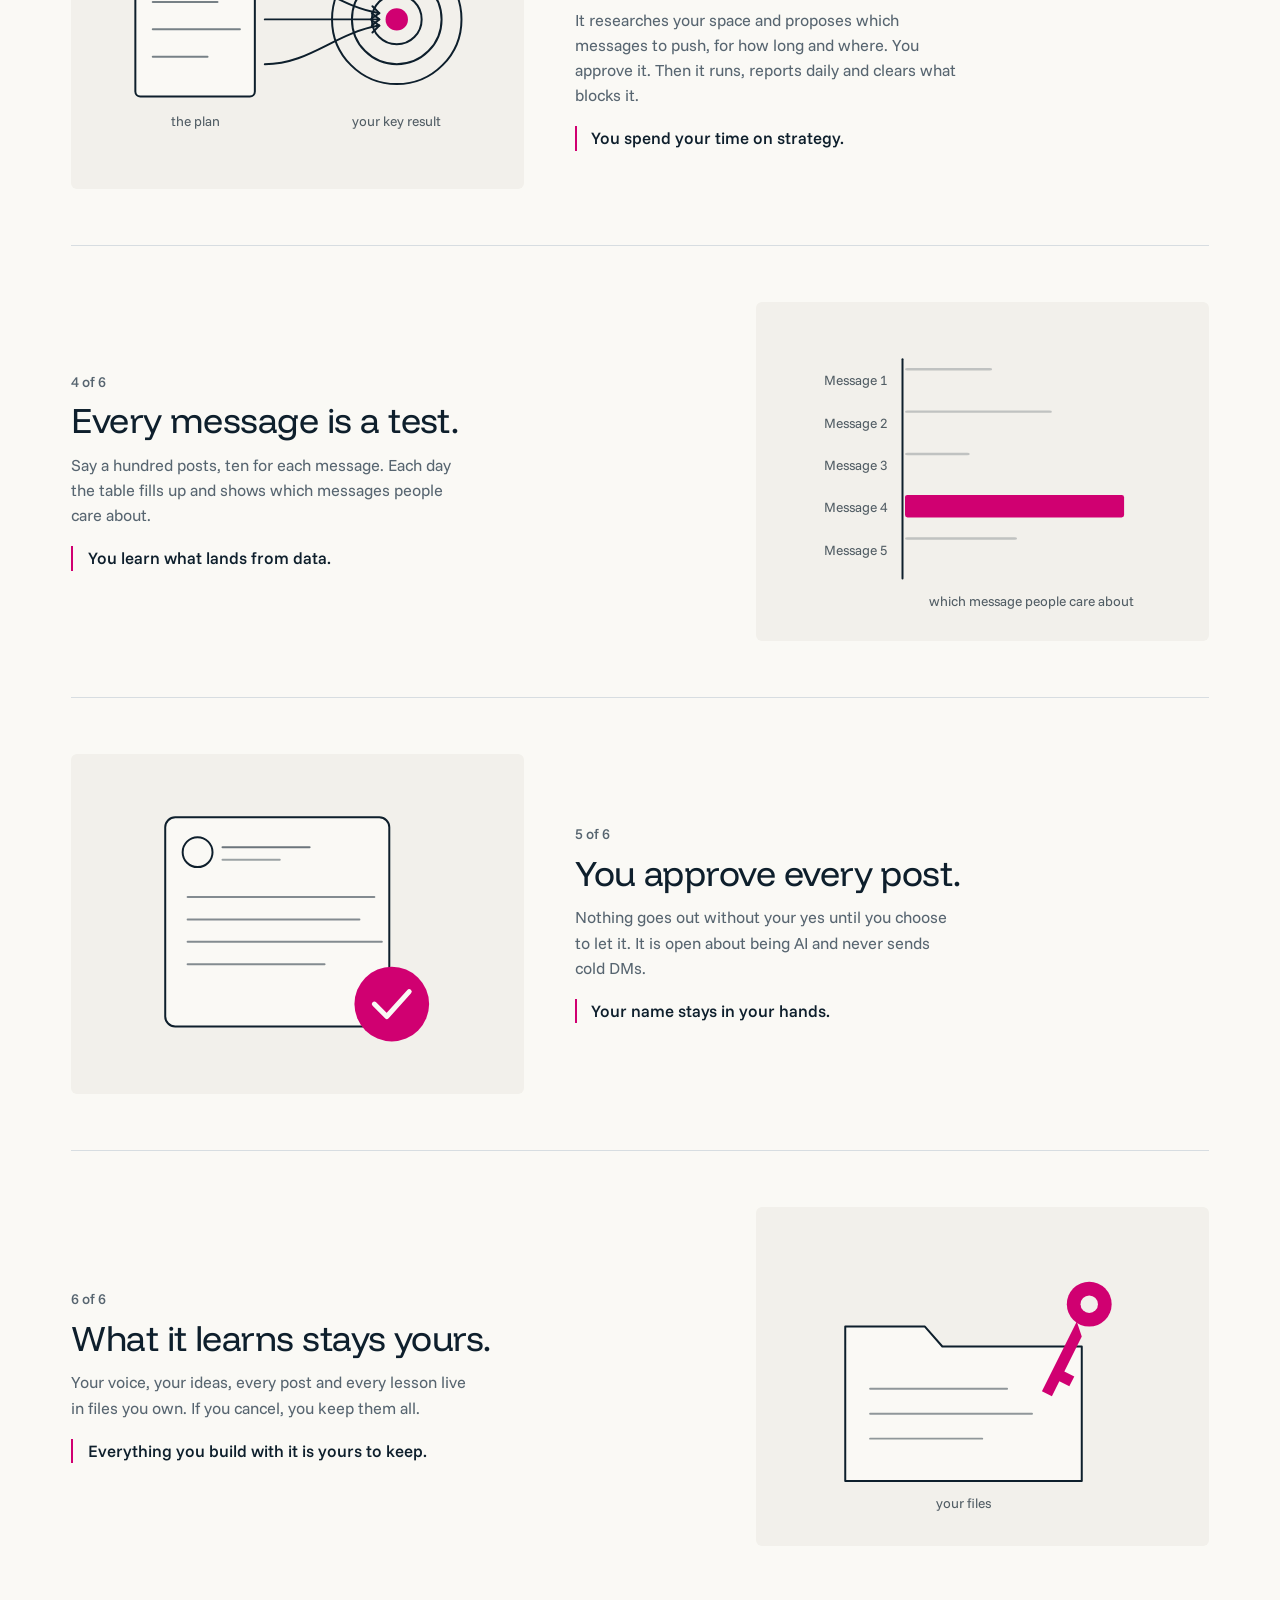
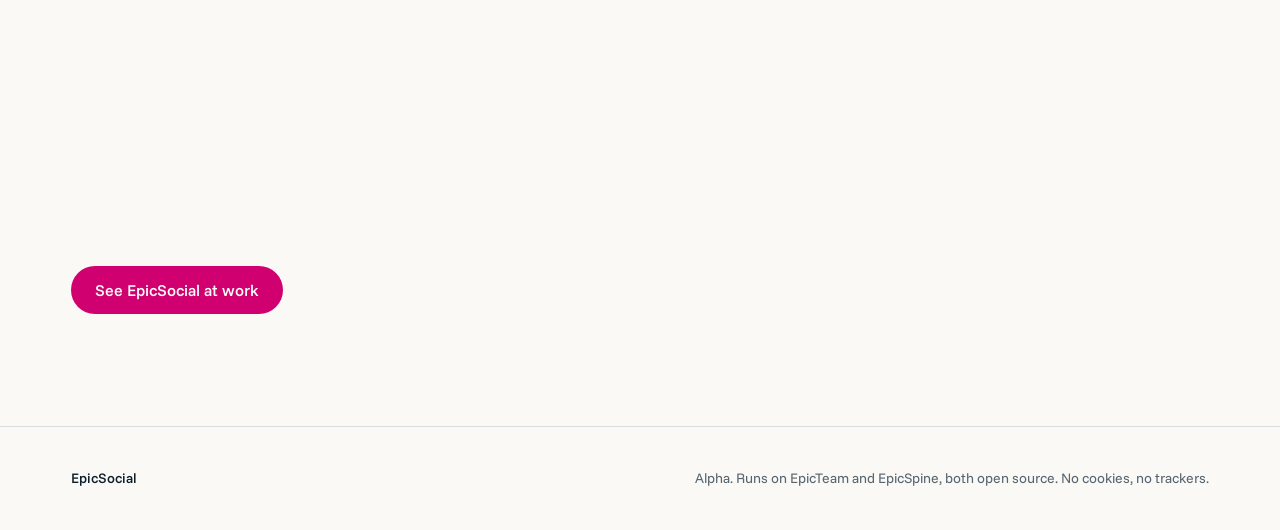
<file: social/vision/index.html>
<!doctype html>
<html lang="en">
<head>
<base href="../">
<meta charset="utf-8">
<meta name="viewport" content="width=device-width, initial-scale=1">
<title>EpicSocial vision: a voice for every builder that keeps going</title>
<!-- agent_team E65-S5: one letter per product on logo C (E for EpicSpine, S for EpicSocial), made by agent_team console/scripts/gen-brand.mjs -->
<link rel="icon" href="/favicon-social.svg" type="image/svg+xml">
<link rel="icon" href="/favicon-32-social.png" type="image/png" sizes="32x32">
<link rel="icon" href="/favicon-16-social.png" type="image/png" sizes="16x16">
<link rel="apple-touch-icon" href="/apple-touch-icon-social.png">
<meta name="description" content="Why EpicSocial exists, in six pictured frames: campaigns that keep turning, a plan, your yes on every post.">
<!-- agent_team E46-S57 SEO pass: one address per page, a share picture and what the page is, for search engines -->
<link rel="canonical" href="https://epicsocial.app/vision/">
<meta property="og:type" content="website">
<meta property="og:url" content="https://epicsocial.app/vision/">
<meta property="og:site_name" content="EpicSocial">
<meta property="og:image" content="https://epicsocial.app/og-image.png">
<meta property="og:image:width" content="1200">
<meta property="og:image:height" content="630">
<meta name="twitter:card" content="summary_large_image">
<meta name="twitter:title" content="EpicSocial: meet your new team of social agents">
<meta property="og:title" content="EpicSocial vision: a voice for every builder that keeps going">
<meta property="og:description" content="Why EpicSocial exists, in six pictured frames: campaigns that keep turning, a plan, your yes on every post.">
<meta name="theme-color" content="#f9f8f3">
<!-- agent_team E46-S102 (Jordi 20 Nov, Team desk: "revamp epicsocial.app landing page, to showcase screenshot of real
     campaigns with real okrs ... screenshot of digests I get on WhatsApp ... the wheel, the campaign manager ... a mini demo
     ... via clean looking screenshot, use animated diagrams. Make it like epicteam.app and just add the social flavor").
     Built like epicteam.app (E97-S21): short, one idea per screen, real screens on dark bands, animated diagrams; EpicSocial's
     own fonts and pink. Every picture is real: the Zenod campaign on cloud.epicsocial.app in its dark look, taken read-only
     20 Nov, and the evening WhatsApp pair sent 19 Nov 18:30 Mexico City; the signed-in account, one personal handle and one
     private line are covered. -->
<link rel="preload" href="fonts/funnel-display-latin.woff2" as="font" type="font/woff2" crossorigin>
<link rel="preload" href="fonts/funnel-sans-latin.woff2" as="font" type="font/woff2" crossorigin>
<style>
@font-face { font-family: "Funnel Display"; src: url("fonts/funnel-display-latin.woff2") format("woff2"); font-weight: 300 500; font-display: swap; }
@font-face { font-family: "Funnel Sans"; src: url("fonts/funnel-sans-latin.woff2") format("woff2"); font-weight: 400 500; font-display: swap; }
:root {
  color-scheme: light;
  --space-xs: 8px; --space-sm: 12px; --space-md: 16px; --space-lg: 24px; --space-xl: 40px; --space-2xl: 64px; --space-3xl: 112px;
  --text-sm: 0.875rem; --text-md: 1rem; --text-lg: 1.25rem;
  --text-display: clamp(2rem, 3.6vw + 0.8rem, 4.2rem); --text-section: clamp(1.9rem, 2.2vw + 0.9rem, 3.1rem); --text-lead: clamp(1.1rem, 0.4vw + 1rem, 1.35rem);
  --container: 1240px; --gutter: clamp(20px, 4vw, 56px);
  --paper: oklch(98.2% 0.006 95); --paper-2: oklch(95.6% 0.007 95); --ink: oklch(23% 0.035 245); --ink-2: oklch(38% 0.035 245); --muted: oklch(50% 0.025 240);
  --rule: oklch(89.5% 0.008 230); --rule-2: oklch(80% 0.012 230);
  --accent: oklch(55% 0.235 358); --accent-hi: oklch(49% 0.22 358); --accent-ink: oklch(99% 0.003 95); --accent-soft: oklch(94% 0.035 358);
  --night: #0b0b0d; --night-2: #17171b; --night-rule: #2a2a30; --night-ink: #f2f0ec; --night-muted: #a9a6a0;
  --ok: oklch(55% 0.13 155);
  --font-display: "Funnel Display", ui-sans-serif, system-ui, sans-serif; --font-body: "Funnel Sans", ui-sans-serif, system-ui, sans-serif;
  --radius: 18px; --radius-in: 10px; --ease: cubic-bezier(0.16, 1, 0.3, 1);
}
*, *::before, *::after { box-sizing: border-box; }
html, body { overflow-x: clip; }
html { scroll-behavior: smooth; scroll-padding-top: 80px; }
body { margin: 0; background: var(--paper); color: var(--ink); font: 400 1.0625rem/1.6 var(--font-body); -webkit-font-smoothing: antialiased; -webkit-text-size-adjust: 100%; }
:focus-visible { outline: 2px solid var(--accent); outline-offset: 2px; }
a { color: inherit; text-underline-offset: 0.18em; text-decoration-thickness: 1px; }
h1, h2, h3 { margin: 0; font-family: var(--font-display); font-weight: 400; letter-spacing: -0.03em; line-height: 1.04; text-wrap: balance; }
h1 { font-size: var(--text-display); max-width: 15ch; }
h2 { font-size: var(--text-section); max-width: 18ch; }
h3 { font-size: var(--text-lg); letter-spacing: -0.015em; line-height: 1.25; }
p { margin: 0; text-wrap: pretty; }
ul, ol { margin: 0; padding: 0; list-style: none; }
img { display: block; max-width: 100%; height: auto; }
figure { margin: 0; }
[hidden] { display: none !important; }
.container { width: 100%; max-width: var(--container); margin-inline: auto; padding-inline: var(--gutter); }
.lead { font-size: var(--text-lead); line-height: 1.45; color: var(--ink-2); max-width: 40ch; }
.muted { color: var(--muted); }
.small { font-size: var(--text-sm); }
.say { display: grid; gap: var(--space-md); align-content: start; }
.actions { display: flex; flex-wrap: wrap; gap: var(--space-sm); margin-top: var(--space-xs); }
.btn { display: inline-flex; align-items: center; justify-content: center; min-height: 48px; padding: 0 var(--space-lg); border: 0; border-radius: 999px; background: var(--accent); color: var(--accent-ink); font: 500 var(--text-md)/1 var(--font-body); text-decoration: none; white-space: nowrap; cursor: pointer; transition: background-color 0.2s var(--ease); }
.btn:hover { background: var(--accent-hi); }
.btn--clear { background: transparent; color: var(--ink); border: 1px solid var(--rule-2); }
.btn--clear:hover { background: var(--paper-2); }
.btn--sm { min-height: 42px; padding: 0 var(--space-md); font-size: var(--text-sm); }
/* chrome */
.family { font-size: 0.8rem; color: var(--muted); border-bottom: 1px solid var(--rule); }
.family .container { display: flex; gap: var(--space-md); padding-block: 4px; }
.family a { text-decoration: none; } .family a:hover { text-decoration: underline; } .family b { font-weight: 500; color: var(--ink); }
.nav { position: sticky; top: 0; z-index: 30; background: var(--paper); border-bottom: 1px solid var(--rule); }
.nav .container { display: flex; align-items: center; gap: var(--space-lg); min-height: 64px; }
.wordmark { display: inline-flex; align-items: center; gap: var(--space-xs); font: 500 var(--text-lg)/1 var(--font-display); letter-spacing: -0.02em; text-decoration: none; margin-right: auto; }
.wordmark svg { width: 26px; height: 26px; }
.links { display: flex; gap: var(--space-lg); font-size: var(--text-sm); }
.links a { text-decoration: none; color: var(--ink-2); } .links a:hover { color: var(--accent-hi); }
@media (max-width: 760px) { .hide-s { display: none; } .links { gap: var(--space-md); } }
/* bands: one idea per screen */
.band { padding-block: var(--space-3xl); }
.band.alt { background: var(--paper-2); }
.band.dark { background: var(--night); color: var(--night-ink); }
.band.dark h2 { color: var(--night-ink); }
.band.dark .lead, .band.dark .muted { color: var(--night-muted); }
.band > .container > .say { margin-bottom: var(--space-2xl); }
.split { display: grid; grid-template-columns: minmax(0, 5fr) minmax(0, 7fr); gap: var(--space-2xl); align-items: center; }
@media (max-width: 900px) { .split { grid-template-columns: minmax(0, 1fr); gap: var(--space-xl); } .band { padding-block: var(--space-2xl); } }
/* hero */
.hero { padding-block: var(--space-2xl) var(--space-3xl); }
.hero-grid { display: grid; grid-template-columns: minmax(0, 5fr) minmax(0, 6fr); gap: var(--space-2xl); align-items: center; }
.hero .say { gap: var(--space-lg); }
@media (max-width: 900px) { .hero-grid { grid-template-columns: minmax(0, 1fr); gap: var(--space-xl); } }
/* the demo */
.band.dark h2 { margin-bottom: var(--space-xl); }
.demo { display: grid; grid-template-columns: minmax(0, 3fr) minmax(0, 9fr); gap: var(--space-xl); align-items: start; }
.steps { display: grid; gap: var(--space-xs); counter-reset: s; }
.steps button { width: 100%; display: flex; gap: var(--space-sm); align-items: center; text-align: left; padding: var(--space-sm) var(--space-md); border: 1px solid var(--night-rule); border-radius: var(--radius-in); background: transparent; color: var(--night-muted); font: 400 var(--text-md)/1.3 var(--font-body); cursor: pointer; transition: background-color 0.3s var(--ease), color 0.3s var(--ease), border-color 0.3s var(--ease); }
.steps button span { display: inline-grid; place-items: center; flex: none; width: 26px; height: 26px; border-radius: 999px; border: 1px solid var(--night-rule); font-size: var(--text-sm); }
.steps button:hover { color: var(--night-ink); }
.steps button[aria-selected="true"] { background: var(--night-2); color: var(--night-ink); border-color: var(--accent); }
.steps button[aria-selected="true"] span { background: var(--accent); border-color: var(--accent); color: var(--accent-ink); }
.stage { position: relative; display: grid; background: var(--night-2); border: 1px solid var(--night-rule); border-radius: var(--radius); padding: clamp(10px, 1.4vw, 18px); min-height: 0; }
.frame { grid-area: 1 / 1; display: grid; gap: var(--space-sm); align-content: start; }
.frame img { border-radius: var(--radius-in); border: 1px solid var(--night-rule); max-height: 640px; width: 100%; object-fit: cover; object-position: top; }
.frame--phone img { width: auto; max-width: 100%; max-height: 640px; margin-inline: auto; object-fit: contain; }
.frame figcaption { color: var(--night-ink); font-size: var(--text-md); padding-inline: 4px; padding-right: 104px; }
.frame.on { animation: fade 0.5s var(--ease) both; }
@keyframes fade { from { opacity: 0; transform: translateY(6px); } to { opacity: 1; transform: none; } }
.bar { height: 2px; background: var(--night-rule); border-radius: 2px; overflow: hidden; margin-top: var(--space-sm); }
.bar i { display: block; height: 100%; width: 0; background: var(--accent); }
.bar i.run { animation: fill var(--dur, 5s) linear both; }
.paused .bar i.run { animation-play-state: paused; }
@keyframes fill { to { width: 100%; } }
.toggle { position: absolute; right: clamp(10px, 1.4vw, 18px); bottom: 18px; display: inline-flex; align-items: center; gap: 6px; height: 40px; padding: 0 14px; font: 500 var(--text-sm)/1 var(--font-body); border: 1px solid var(--night-rule); border-radius: 999px; background: var(--night); color: var(--night-ink); cursor: pointer; }
.toggle svg { width: 14px; height: 14px; }
@media (max-width: 900px) {
  .demo { grid-template-columns: minmax(0, 1fr); gap: var(--space-md); }
  .steps { grid-auto-flow: column; grid-auto-columns: max-content; overflow-x: auto; padding-bottom: 4px; scrollbar-width: none; }
  .steps button { white-space: nowrap; padding: var(--space-xs) var(--space-sm); font-size: var(--text-sm); }
  .frame img { max-height: 520px; }
  .frame--phone img { max-height: 520px; }
}
/* the engine: one line, each part lights in turn */
.engine { display: grid; grid-template-columns: repeat(6, minmax(0, 1fr)); gap: 28px; position: relative; }
.engine li { position: relative; display: grid; gap: 4px; align-content: start; padding: var(--space-md); border: 1px solid var(--rule-2); border-radius: var(--radius-in); background: var(--paper); transition: background-color 0.4s var(--ease), border-color 0.4s var(--ease), color 0.4s var(--ease); }
.engine li b { font: 400 1.2rem/1.2 var(--font-display); letter-spacing: -0.01em; }
.engine li span { font-size: var(--text-sm); color: var(--muted); }
.engine li:not(:last-child)::after { content: ""; position: absolute; top: 50%; right: -24px; width: 20px; height: 1px; background: var(--rule-2); }
.engine li:not(:last-child)::before { content: ""; position: absolute; top: calc(50% - 4px); right: -24px; border: 4px solid transparent; border-left: 6px solid var(--rule-2); border-right: 0; }
.engine li:first-child { border-color: var(--accent); }
.engine li.lit { background: var(--accent); border-color: var(--accent); color: var(--accent-ink); }
.engine li.lit span { color: var(--accent-ink); }
.engine-back { margin-top: var(--space-md); font-size: var(--text-sm); color: var(--muted); }
@media (max-width: 900px) {
  .engine { grid-template-columns: minmax(0, 1fr); gap: 22px; max-width: 26rem; }
  .engine li { grid-template-columns: 9rem 1fr; align-items: baseline; padding: var(--space-sm) var(--space-md); }
  .engine li:not(:last-child)::after { top: auto; bottom: -18px; right: auto; left: 50%; width: 1px; height: 14px; }
  .engine li:not(:last-child)::before { top: auto; bottom: -22px; right: auto; left: calc(50% - 4px); border: 4px solid transparent; border-top: 6px solid var(--rule-2); border-bottom: 0; }
}
/* the wheel */
.wheel-fig { max-width: 520px; width: 100%; justify-self: center; }
.wheel { width: 100%; height: auto; font-family: var(--font-body); }
.ring { fill: none; stroke: var(--rule-2); stroke-width: 1.5; }
.ring-run { fill: none; stroke: var(--accent); stroke-width: 2.5; stroke-dasharray: 0 100; transform: rotate(-90deg); transform-origin: 260px 260px; }
.hub circle { fill: var(--ink); }
.hub-a { fill: var(--paper); font: 400 21px var(--font-display); }
.hub-b { fill: oklch(80% 0.02 240); font-size: 14px; }
.node rect { fill: var(--paper); stroke: var(--rule-2); transition: fill 0.35s var(--ease), stroke 0.35s var(--ease); }
.node .n-a { font: 400 17px var(--font-display); fill: var(--ink); }
.node .n-b { font-size: 13px; fill: var(--muted); }
.node.lit rect { fill: var(--accent); stroke: var(--accent); }
.node.lit .n-a, .node.lit .n-b { fill: var(--accent-ink); }
.runner { fill: var(--accent); }
/* WhatsApp phones */
.phones { display: flex; gap: clamp(20px, 4vw, 56px); justify-content: center; flex-wrap: wrap; }
.phone { display: grid; gap: var(--space-sm); justify-items: center; }
.phone-in { width: min(320px, 82vw); background: var(--night); border-radius: 34px; padding: 12px; }
.phone-in img { border-radius: 24px; width: 100%; }
.phone figcaption { font-size: var(--text-sm); color: var(--muted); }
/* join */
.join-card { display: grid; gap: var(--space-md); padding: var(--space-xl); background: var(--paper); border: 1px solid var(--rule); border-radius: var(--radius); }
.join-card { transition: border-color 0.3s var(--ease), outline-color 0.3s var(--ease); outline: 2px solid transparent; outline-offset: 4px; }
.join-card.here { border-color: var(--accent); outline-color: var(--accent-soft); }
.join-card form { display: grid; gap: var(--space-xs); }
.join-card label { font-size: var(--text-sm); color: var(--ink-2); }
.join-card .row { display: flex; gap: var(--space-xs); }
.join-card input[type=email], .join-card input[type=text], .join-card textarea { width: 100%; min-width: 0; min-height: 48px; padding: 0 var(--space-md); border: 1px solid var(--rule-2); border-radius: var(--radius-in, 8px); background: var(--paper); color: var(--ink); font: inherit; }
.join-card textarea { padding: var(--space-sm) var(--space-md); resize: vertical; min-height: 96px; }
.join-card label { margin-top: var(--space-xs); }
.join-card .opt { color: var(--muted); }
.join-card button { margin-top: var(--space-sm); justify-self: start; }
.join-card [aria-invalid=true] { border-color: oklch(52% 0.19 27); }
.join-card .err { min-height: 1.2em; font-size: var(--text-sm); color: oklch(52% 0.19 27); }
.join-card .privacy { font-size: var(--text-sm); color: var(--muted); }
.hp { position: absolute; left: -9999px; }
@media (max-width: 480px) { .join-card { padding: var(--space-lg); } .join-card .row { flex-direction: column; } }
/* the folded feature list (tools/feature_list.py) */
.all-band { padding-block: var(--space-xl); border-top: 1px solid var(--rule); }
.all-features > summary { cursor: pointer; color: var(--ink-2); padding-block: var(--space-sm); }
.all-features .section { padding-block: var(--space-xl); }
.all-features .container { padding-inline: 0; }
.nice { display: grid; gap: var(--space-lg); }
.nice h2 { font-size: clamp(1.5rem, 1.4vw + 0.9rem, 2.2rem); }
.nice .was { color: var(--ink-2); max-width: 52ch; }
.nice-list { display: grid; gap: var(--space-md); grid-template-columns: repeat(auto-fill, minmax(min(100%, 16rem), 1fr)); }
.nice-list li { display: grid; align-content: start; gap: 6px; padding: var(--space-md); border: 1px solid var(--rule); border-radius: var(--radius-in); }
.nice-list h3 { font-size: var(--text-md); font-family: var(--font-body); font-weight: 500; letter-spacing: 0; }
.nice-list p { color: var(--ink-2); font-size: var(--text-sm); }
.foot { border-top: 1px solid var(--rule); padding-block: var(--space-xl); font-size: var(--text-sm); color: var(--muted); }
.foot .container { display: flex; flex-wrap: wrap; gap: var(--space-md); justify-content: space-between; }
.foot b { color: var(--ink); font-weight: 500; }
@media (prefers-reduced-motion: reduce) { *, *::before, *::after { animation: none !important; transition: none !important; } html { scroll-behavior: auto; } }
/* agent_team E97-S25 it3: today's screens (24 Nov), cropped to one feature each; tall phone crops kept to one screen */
.frame picture { display: block; }
/* agent_team E46-S119: the mission page. The watch: each gear an agent, all turning one key result green */
.watch-fig { display: grid; gap: var(--space-md); justify-items: center; }
.watch { width: 100%; max-width: 560px; height: auto; font-family: var(--font-body); }
.watch .case { fill: var(--night); }
.watch .track { fill: none; stroke: var(--night-rule); stroke-width: 10; }
.watch .kr-arc { fill: none; stroke: var(--ok); stroke-width: 10; stroke-linecap: round; stroke-dasharray: 72 100; transform: rotate(-90deg); transform-origin: 280px 280px; }
.watch .ticks rect { fill: var(--night-muted); }
.watch .g-body { fill: oklch(40% 0.012 250); }
.watch .g-well { fill: var(--night); }
.watch .spin { transform-box: fill-box; transform-origin: center; transform: rotate(var(--a)); }
.watch .hands { fill: var(--night-ink); }
.watch .hand-h { transform: rotate(40deg); }
.watch .hand-m { transform: rotate(260deg); }
.watch .g-tag { fill: var(--night-2); stroke: var(--night-rule); stroke-width: 1.5; transition: fill 0.35s var(--ease), stroke 0.35s var(--ease); }
.watch .g-tag-t { fill: var(--night-ink); font-size: 17px; font-weight: 500; }
.watch .gear.on .g-body { fill: oklch(62% 0.16 358); transition: fill 0.35s var(--ease); }
.watch .g-label.on .g-tag { fill: var(--accent); stroke: var(--accent); }
.watch .g-label.on .g-tag-t { fill: var(--accent-ink); }
@media (prefers-reduced-motion: no-preference) {
  .watch.run .spin { animation: spin var(--d) linear infinite; }
  .watch.run .hand-m { animation: turn 24s linear infinite; }
  .watch.run .hand-h { animation: turn 288s linear infinite; }
  .watch.run .kr-arc { animation: green 24s linear infinite; }
}
@keyframes spin { from { transform: rotate(var(--a)); } to { transform: rotate(calc(var(--a) + var(--dir) * 360deg)); } }
@keyframes turn { from { transform: rotate(0deg); } to { transform: rotate(360deg); } }
@keyframes green { from { stroke-dasharray: 0 100; } 92% { stroke-dasharray: 100 0; } to { stroke-dasharray: 100 0; } }
.kr-pick { display: flex; flex-wrap: wrap; justify-content: center; gap: var(--space-xs); }
.kr-pick button { min-height: 44px; padding: 0 var(--space-md); border: 1px solid var(--rule-2); border-radius: 999px; background: var(--paper); color: var(--ink); font: 500 var(--text-sm)/1 var(--font-body); cursor: pointer; transition: background-color 0.2s var(--ease), color 0.2s var(--ease); }
.kr-pick button:hover { background: var(--paper-2); }
.kr-pick button[aria-pressed="true"] { background: var(--ink); border-color: var(--ink); color: var(--paper); }
.kr-now { text-align: center; color: var(--ink-2); max-width: 44ch; margin-inline: auto; margin-top: var(--space-sm); min-height: 3.2em; }
/* the ladder: starts cheap, grows with you (no price until Jordi sets one) */
.ladder { display: grid; gap: var(--space-md); }
.ladder li { display: grid; grid-template-columns: 9rem 1fr; gap: var(--space-md); align-items: baseline; padding: var(--space-lg); background: var(--night-2); border-radius: var(--radius-in); }
.ladder li:nth-child(2) { margin-left: clamp(0px, 4vw, 48px); }
.ladder li:nth-child(3) { margin-left: clamp(0px, 8vw, 96px); }
.ladder b { font: 400 1.5rem/1.1 var(--font-display); letter-spacing: -0.02em; color: var(--night-ink); }
.ladder li:first-child b { color: var(--ok); }
.ladder span { color: var(--night-muted); }
@media (max-width: 560px) { .ladder li { grid-template-columns: 1fr; gap: 4px; } }
.engine--5 { grid-template-columns: repeat(5, minmax(0, 1fr)); }
.engine--5 li:first-child { background: var(--ink); border-color: var(--ink); color: var(--paper); }
.engine--5 li:first-child span { color: oklch(85% 0.01 240); }
/* the example scorecard, a piece of the app */
.score { background: var(--paper); border-radius: var(--radius); padding: var(--space-lg); display: grid; gap: var(--space-md); }
.score-head { display: flex; justify-content: space-between; align-items: baseline; gap: var(--space-md); }
.score-head b { font: 400 1.5rem/1.1 var(--font-display); letter-spacing: -0.02em; }
.score-head span { color: var(--muted); font-size: var(--text-sm); }
.score ul { display: grid; gap: var(--space-xs); }
.score li { display: grid; grid-template-columns: 14px 1fr auto; gap: var(--space-md); align-items: start; padding: var(--space-md); background: var(--paper-2); border-radius: var(--radius-in); }
.score li div { display: grid; gap: 2px; }
.score li span { font-size: var(--text-sm); color: var(--muted); }
.score em { font: 400 1.6rem/1 var(--font-display); font-style: normal; letter-spacing: -0.02em; }
.light { width: 14px; height: 14px; border-radius: 999px; margin-top: 5px; }
.light--grey { background: oklch(75% 0.01 240); } .light--red { background: oklch(58% 0.2 27); } .light--green { background: var(--ok); }
.meter { display: block; height: 6px; border-radius: 6px; background: var(--rule); margin-top: 6px; overflow: hidden; max-width: 16rem; }
.meter s { display: block; height: 100%; background: oklch(58% 0.2 27); }
/* voice note back: a line, beside the phones */
.talk { display: grid; grid-template-columns: minmax(0, 7fr) minmax(0, 4fr); gap: var(--space-2xl); align-items: center; }
.reply { display: grid; gap: 22px; }
.reply li { position: relative; display: grid; gap: 2px; padding: var(--space-md) var(--space-lg); background: var(--paper); border-radius: var(--radius-in); }
.reply li:last-child { background: var(--accent); color: var(--accent-ink); }
.reply li:last-child span { color: var(--accent-ink); }
.reply b { font: 400 1.2rem/1.2 var(--font-display); }
.reply span { font-size: var(--text-sm); color: var(--muted); }
.reply li:not(:last-child)::after { content: ""; position: absolute; left: 50%; bottom: -18px; border: 6px solid transparent; border-top: 8px solid var(--rule-2); border-bottom: 0; transform: translateX(-50%); }
#whatsapp .small { margin-top: var(--space-lg); }
@media (max-width: 900px) { .talk { grid-template-columns: minmax(0, 1fr); } .reply { max-width: 26rem; } }
/* the first month: a timeline */
.month { display: grid; grid-template-columns: repeat(4, minmax(0, 1fr)); gap: var(--space-xl); position: relative; padding-top: var(--space-xl); }
.month::before { content: ""; position: absolute; top: 7px; left: 0; right: 0; height: 2px; background: var(--rule-2); }
.month li { position: relative; display: grid; gap: var(--space-xs); align-content: start; }
.month li::before { content: ""; position: absolute; top: calc(-1 * var(--space-xl)); left: 0; width: 16px; height: 16px; border-radius: 999px; background: var(--ink); }
.month li:last-child::before { background: var(--ok); }
.month b { font: 400 1.9rem/1 var(--font-display); letter-spacing: -0.02em; }
.month span { color: var(--ink-2); }
@media (max-width: 900px) {
  .month { grid-template-columns: minmax(0, 1fr); gap: var(--space-lg); padding-top: 0; padding-left: var(--space-xl); }
  .month::before { top: 0; bottom: 0; left: 7px; right: auto; width: 2px; height: auto; }
  .month li::before { top: 6px; left: calc(-1 * var(--space-xl)); }
}
@media (max-width: 900px) { .engine--5 { grid-template-columns: minmax(0, 1fr); } }
.hero h1 { max-width: 20ch; }
@media (min-width: 901px) { .hero-grid { grid-template-columns: minmax(0, 6fr) minmax(0, 5fr); } }
.say--wide { grid-template-columns: minmax(0, 1fr) minmax(0, 1fr); column-gap: var(--space-2xl); align-items: end; }
@media (min-width: 901px) { .say--wide h2 { max-width: 14ch; } }
@media (max-width: 900px) { .say--wide { grid-template-columns: minmax(0, 1fr); } }
#boss .engine li { border: 0; background: var(--paper-2); }
#boss .engine li::before, #boss .engine li::after { display: none; }
#boss .engine li:first-child { background: var(--ink); }
#boss .engine li.lit { background: var(--accent); }
.engine-back { max-width: 60ch; }
.engine--5 li span, .reply span, .score li span { font-size: var(--text-md); }
.kr-pick button { border: 0; background: var(--paper-2); }
/* entrance: each part of a section rises once as it comes in (only when the script runs) */
.js .rise { opacity: 0; transform: translateY(24px); transition: opacity 0.7s var(--ease), transform 0.7s var(--ease); transition-delay: var(--dl, 0ms); }
.js .rise.in { opacity: 1; transform: none; }
@media (prefers-reduced-motion: reduce) { .js .rise { opacity: 1; transform: none; } }

/* agent_team E97-S36 (vn_b1eeb5e8, 25 Nov): the smart inbox, drawn: kinds, urgent first, then the owner's own order */
.sinbox { --si-gap: clamp(12px, 2vw, 24px); }
.sinbox .si-say { display: grid; gap: 16px; max-width: 46rem; margin-bottom: clamp(28px, 4vw, 48px); }
.sinbox .si-say h2 { max-width: 22ch; }
.si-fig { margin: 0; display: grid; grid-template-columns: minmax(0, 1fr) 56px minmax(0, 1.15fr); gap: var(--si-gap); align-items: start; }
.si-col { display: grid; gap: 10px; min-width: 0; }
.si-h { margin: 0; font-size: 0.8125rem; letter-spacing: 0.06em; text-transform: uppercase; color: var(--si-muted); }
.si-list { list-style: none; margin: 0; padding: 0; display: grid; gap: 6px; }
.si-list li { display: grid; grid-template-columns: 4.2rem minmax(0, 1fr) auto auto; gap: 10px; align-items: center; padding: 9px 12px; border: 1px solid var(--si-line); border-radius: var(--si-r); background: var(--si-card); font-size: 0.9375rem; line-height: 1.3; }
.si-out .si-list li { grid-template-columns: minmax(0, 1fr) auto auto; }
.si-t { color: var(--si-muted); font-variant-numeric: tabular-nums; font-size: 0.8125rem; }
.si-n { min-width: 0; overflow-wrap: anywhere; }
.si-o { display: inline-grid; place-items: center; min-width: 1.5rem; height: 1.5rem; padding: 0 6px; border-radius: 999px; border: 1px solid var(--si-accent); color: var(--si-accent); font-size: 0.75rem; font-variant-numeric: tabular-nums; }
.si-u { color: var(--si-warn); font-size: 0.75rem; font-weight: 600; }
.si-list li.si-more { display: block; border-style: dashed; background: transparent; color: var(--si-muted); font-size: 0.875rem; }
.si-arrow { align-self: center; color: var(--si-muted); }
.si-arrow svg { display: block; width: 56px; height: 24px; }
.si-sec { display: grid; gap: 6px; }
.si-sec + .si-sec { margin-top: 8px; }
.si-sh { margin: 0; display: flex; gap: 8px; align-items: baseline; font-weight: 600; font-size: 0.9375rem; }
.si-sh b { font-weight: 500; color: var(--si-muted); font-variant-numeric: tabular-nums; }
.si-urgent .si-sh { color: var(--si-warn); }
.si-urgent .si-list li { border-color: var(--si-warn); }
.si-key { grid-column: 1 / -1; margin: 6px 0 0; display: flex; flex-wrap: wrap; gap: 8px 16px; align-items: center; color: var(--si-muted); font-size: 0.875rem; }
.si-key span { display: inline-flex; gap: 6px; align-items: center; color: var(--si-ink); }
.si-how { list-style: none; margin: clamp(28px, 4vw, 48px) 0 0; padding: 0; display: grid; grid-template-columns: repeat(3, minmax(0, 1fr)); gap: var(--si-gap); }
.si-how li { display: grid; gap: 6px; align-content: start; padding-top: 14px; border-top: 1px solid var(--si-line); }
.si-how h3 { margin: 0; font-size: 1.0625rem; }
.si-how p { margin: 0; color: var(--si-muted); }
.si-cap { margin: 16px 0 0; color: var(--si-muted); font-size: 0.8125rem; }
@media (max-width: 820px) {
  .si-fig { grid-template-columns: minmax(0, 1fr); }
  .si-arrow { justify-self: center; transform: rotate(90deg); }
  .si-how { grid-template-columns: minmax(0, 1fr); }
}
.sinbox { --si-ink: var(--ink); --si-muted: var(--muted); --si-line: var(--rule); --si-card: var(--paper); --si-accent: var(--accent); --si-warn: oklch(52% 0.16 40); --si-r: var(--radius-in); }
.vision { --v-bg: var(--paper); --v-ink: var(--ink); --v-muted: var(--muted); --v-line: var(--rule); --v-stage: var(--paper-2); --v-accent: var(--accent); --v-serif: var(--font-display); --v-sans: var(--font-body); }
/* Vision (agent_team E97-S38, his 25 Nov 14:34Z voice note): the pitch in pictured frames, a headline, a little context and a takeaway each */
.vision .v-head { max-width: 46rem; margin-bottom: clamp(1.5rem, 4vw, 3rem); }
.vision .v-head h2 { font-size: clamp(2rem, 2.2vw + 0.8rem, 3.25rem); max-width: 22ch; margin: 0 0 0.75rem; }
.vision .v-head .lead { max-width: 40ch; margin: 0; }
.vision .v-more, .v-back { margin: clamp(1.5rem, 4vw, 2.5rem) 0 0; }
.vision-page .v-head h1 { font-size: clamp(2.2rem, 2.6vw + 1rem, 3.6rem); max-width: 20ch; margin: 0 0 0.75rem; line-height: 1.08; }
.v-frames { list-style: none; margin: 0; padding: 0; }
.v-frame { display: grid; grid-template-columns: minmax(0, 5fr) minmax(0, 7fr); gap: clamp(1.5rem, 4vw, 4rem); align-items: center; padding-block: clamp(2rem, 4.5vw, 3.5rem); border-top: 1px solid var(--v-line); scroll-margin-top: 80px; }
.v-frame:nth-child(even) { grid-template-columns: minmax(0, 7fr) minmax(0, 5fr); }
.v-frame:nth-child(even) .v-pic { order: 2; }
.v-pic { margin: 0; background: var(--v-stage); border-radius: 6px; aspect-ratio: 4 / 3; display: grid; place-items: center; }
.v-pic svg { width: 88%; height: auto; color: var(--v-ink); overflow: visible; }
.v-pic .s { fill: none; stroke: currentColor; stroke-width: 1.6; stroke-linecap: round; stroke-linejoin: round; }
.v-pic .s.fillpaper, .v-pic .fillpaper { fill: var(--v-bg); }
.v-pic .af { fill: var(--v-accent); stroke: none; }
.v-pic .paper { fill: var(--v-stage); }
.v-pic .dot { fill: currentColor; opacity: .5; }
.v-pic .beam { fill: currentColor; opacity: .07; }
.v-pic .bar { fill: currentColor; opacity: .22; }
.v-pic .chk { fill: none; stroke: var(--v-bg); stroke-width: 4; stroke-linecap: round; stroke-linejoin: round; }
.v-pic text { font: 400 11px var(--v-sans); fill: currentColor; opacity: .7; }
.v-pic text.lblb { font-weight: 600; opacity: .9; font-size: 12px; }
.v-pic text.big { font: 400 40px var(--v-serif); opacity: 1; }
.v-n { font: 500 0.9rem var(--v-sans); color: var(--v-muted); margin: 0 0 0.6rem; }
.v-frame h3 { font: 400 clamp(1.6rem, 1.4vw + 1.1rem, 2.4rem)/1.12 var(--v-serif); letter-spacing: -0.015em; max-width: 22ch; margin: 0 0 0.8rem; text-wrap: balance; color: var(--v-ink); }
.v-ctx { font: 400 1.02rem/1.55 var(--v-sans); color: var(--v-muted); max-width: 44ch; margin: 0 0 1.1rem; }
.v-take { font: 500 1.05rem/1.45 var(--v-sans); color: var(--v-ink); border-left: 2px solid var(--v-accent); padding-left: 0.9rem; max-width: 44ch; margin: 0; }
@media (max-width: 760px) {
  .v-frame, .v-frame:nth-child(even) { grid-template-columns: minmax(0, 1fr); gap: 1.1rem; padding-block: 1.75rem; }
  .v-frame:nth-child(even) .v-pic { order: 0; }
  .v-pic { aspect-ratio: 16 / 11; }
  .v-pic svg { width: 92%; }
}

/* agent_team E97-S43: "I wish we could animate these illustrations a little bit": each vision drawing draws itself in once as it
   comes into view, then its one coloured mark breathes slowly. Nothing moves under reduced motion. */
@media (prefers-reduced-motion: no-preference) {
  .v-draw .s:not([stroke-dasharray]) { stroke-dasharray: 1; stroke-dashoffset: 1; }
  .v-draw .af, .v-draw text { opacity: 0; }
  .v-draw.in .s:not([stroke-dasharray]) { stroke-dashoffset: 0; transition: stroke-dashoffset 1.4s cubic-bezier(.5,0,.2,1); }
  .v-draw.in .af { opacity: 1; transition: opacity 0.6s ease 1s; }
  .v-draw.in text { opacity: .7; transition: opacity 0.6s ease 0.9s; }
  .v-draw.in text.lblb, .v-draw.in text.big { opacity: 1; }
  .v-draw.on .af { transform-box: fill-box; transform-origin: center; animation: v-breathe 3.6s ease-in-out 2s infinite; }
}
@keyframes v-breathe { 0%, 100% { transform: scale(1); } 50% { transform: scale(1.12); } }
</style>
</head>
<body>
<div class="family" aria-label="The Epic family"><div class="container"><a href="https://epicspine.dev/">EpicSpine</a><a href="https://epicteam.app/">EpicTeam</a><b>EpicSocial</b></div></div>

<header class="nav"><div class="container">
  <a class="wordmark" href="./#top" aria-label="EpicSocial, back to top"><svg viewBox="0 0 32 32" aria-hidden="true"><g fill="#7c3bed"><path d="M6 0h20a6 6 0 0 1 6 6v16a6 6 0 0 1-6 6H15l-8 4v-4H6a6 6 0 0 1-6-6V6a6 6 0 0 1 6-6z"/></g><g fill="#fff"><g transform="translate(2.98 0) skewX(-12)"><path d="M8 8A4 4 0 0 1 12 4L24 4L24 8L14 8L14 12L20 12A4 4 0 0 1 24 16L24 20A4 4 0 0 1 20 24L8 24L8 20L18 20L18 16L12 16A4 4 0 0 1 8 12Z"/></g></g></svg>EpicSocial</a>
  <nav class="links" aria-label="Sections">
    <a href="vision/" aria-current="page">Vision</a>
    <a class="hide-s" href="./#boss">How it works</a>
    <a class="hide-s" href="./#campaign">A campaign</a>
    <a class="hide-s" href="./#whatsapp">WhatsApp</a>
    <a class="hide-s" href="./#apply">Credits</a>
  </nav>
  <a class="btn btn--sm" href="./#apply">Get credits</a>
</div></header>

<main>
<!-- Vision: why EpicSocial exists, told like a pitch in six pictured frames (agent_team E97-S38, his 25 Nov 14:34Z voice note; the words come from its product deck) -->
<section class="band vision vision-page" id="vision" aria-labelledby="h-vision"><div class="container">
  <div class="v-head"><h1 id="h-vision">Why EpicSocial exists: every builder deserves a voice that keeps going.</h1><p class="lead">Our vision in six frames. Each makes one point, and together they tell the story.</p></div>
  <ol class="v-frames">
    <li class="v-frame" id="vision-1"><figure class="v-pic"><svg viewBox="0 0 320 240" role="img" aria-label="A finished piece of work on a plinth, the spotlight above it switched off."><path class="s" d="M40 30l46 18" /><rect class="s fillpaper" x="26" y="18" width="22" height="16" rx="3" transform="rotate(22 37 26)"/><path class="s" d="M80 46L148 168M80 46L232 150" stroke-dasharray="3 7" opacity=".5"/><rect class="s fillpaper" x="140" y="168" width="90" height="44" rx="2"/><path class="s fillpaper" d="M164 142l21-10 21 10v24l-21 10-21-10z"/><path class="s" d="M164 142l21 10 21-10M185 152v24"/><circle class="af" cx="185" cy="122" r="4"/><text x="185" y="230" text-anchor="middle" class="lbl">made, and unseen</text></svg></figure><div class="v-say"><p class="v-n">1 of 6</p><h3>Builders want to be seen for what they make.</h3><p class="v-ctx">Showing up on Reddit and X every day takes hours they do not have. So good work stays quiet.</p><p class="v-take">A project deserves a voice, even without spare hours.</p></div></li>
    <li class="v-frame" id="vision-2"><figure class="v-pic"><svg viewBox="0 0 320 240" role="img" aria-label="A single dot for one post, beside a turning wheel for a campaign."><circle class="af" cx="70" cy="120" r="7"/><text x="70" y="160" text-anchor="middle" class="lbl">a post</text><circle class="s" cx="216" cy="120" r="62"/><circle class="s fillpaper" cx="274" cy="141" r="7"/><path class="s" d="M-6 -5L0 0L-6 5" transform="translate(232 180) rotate(165)"/><circle class="s fillpaper" cx="195" cy="178" r="7"/><path class="s" d="M-6 -5L0 0L-6 5" transform="translate(156 136) rotate(255)"/><circle class="s fillpaper" cx="158" cy="99" r="7"/><path class="s" d="M-6 -5L0 0L-6 5" transform="translate(200 60) rotate(345)"/><circle class="s fillpaper" cx="237" cy="62" r="7"/><path class="s" d="M-6 -5L0 0L-6 5" transform="translate(276 104) rotate(435)"/><text x="216" y="124" text-anchor="middle" class="lblb">a campaign</text><text x="216" y="212" text-anchor="middle" class="lbl">messages on a cadence</text></svg></figure><div class="v-say"><p class="v-n">2 of 6</p><h3>A post is one moment. A campaign keeps turning.</h3><p class="v-ctx">One post lands once and is gone. A campaign repeats its messages on a cadence and is measured against key results you set.</p><p class="v-take">Marketing becomes a motion with a direction.</p></div></li>
    <li class="v-frame" id="vision-3"><figure class="v-pic"><svg viewBox="0 0 320 240" role="img" aria-label="A plan sheet with three arrows that all land on one target."><rect class="s fillpaper" x="30" y="58" width="96" height="124" rx="4"/><line class="s" x1="44" y1="84" x2="108" y2="84" opacity=".55"/><line class="s" x1="44" y1="106" x2="96" y2="106" opacity=".55"/><line class="s" x1="44" y1="128" x2="114" y2="128" opacity=".55"/><line class="s" x1="44" y1="150" x2="88" y2="150" opacity=".55"/><circle class="s" cx="240" cy="120" r="52"/><circle class="s" cx="240" cy="120" r="36"/><circle class="s" cx="240" cy="120" r="20"/><circle class="af" cx="240" cy="120" r="9"/><path class="s" d="M134 84C170 84 190 109 226 115" /><path class="s" d="M-6 -5L0 0L-6 5" transform="translate(226 115) rotate(5)"/><path class="s" d="M134 120C170 120 190 120 226 120" /><path class="s" d="M-6 -5L0 0L-6 5" transform="translate(226 120) rotate(0)"/><path class="s" d="M134 156C170 156 190 131 226 125" /><path class="s" d="M-6 -5L0 0L-6 5" transform="translate(226 125) rotate(-5)"/><text x="78" y="206" text-anchor="middle" class="lbl">the plan</text><text x="240" y="206" text-anchor="middle" class="lbl">your key result</text></svg></figure><div class="v-say"><p class="v-n">3 of 6</p><h3>A senior partner brings the plan.</h3><p class="v-ctx">It researches your space and proposes which messages to push, for how long and where. You approve it. Then it runs, reports daily and clears what blocks it.</p><p class="v-take">You spend your time on strategy.</p></div></li>
    <li class="v-frame" id="vision-4"><figure class="v-pic"><svg viewBox="0 0 320 240" role="img" aria-label="Bars for five messages, one clearly longer than the rest."><line class="s" x1="96" y1="30" x2="96" y2="206"/><text x="84" y="51" text-anchor="end" class="lbl">Message 1</text><rect class="bar" x="98" y="37" width="70" height="18" rx="2"/><text x="84" y="85" text-anchor="end" class="lbl">Message 2</text><rect class="bar" x="98" y="71" width="118" height="18" rx="2"/><text x="84" y="119" text-anchor="end" class="lbl">Message 3</text><rect class="bar" x="98" y="105" width="52" height="18" rx="2"/><text x="84" y="153" text-anchor="end" class="lbl">Message 4</text><rect class="af" x="98" y="139" width="176" height="18" rx="2"/><text x="84" y="187" text-anchor="end" class="lbl">Message 5</text><rect class="bar" x="98" y="173" width="90" height="18" rx="2"/><text x="200" y="228" text-anchor="middle" class="lbl">which message people care about</text></svg></figure><div class="v-say"><p class="v-n">4 of 6</p><h3>Every message is a test.</h3><p class="v-ctx">Say a hundred posts, ten for each message. Each day the table fills up and shows which messages people care about.</p><p class="v-take">You learn what lands from data.</p></div></li>
    <li class="v-frame" id="vision-5"><figure class="v-pic"><svg viewBox="0 0 320 240" role="img" aria-label="A drafted post with a large green check: it goes out only with your yes."><rect class="s fillpaper" x="54" y="34" width="180" height="168" rx="8"/><circle class="s" cx="80" cy="62" r="12"/><line class="s" x1="100" y1="58" x2="170" y2="58" opacity=".6"/><line class="s" x1="100" y1="68" x2="146" y2="68" opacity=".4"/><line class="s" x1="72" y1="98" x2="222" y2="98" opacity=".5"/><line class="s" x1="72" y1="116" x2="210" y2="116" opacity=".5"/><line class="s" x1="72" y1="134" x2="228" y2="134" opacity=".5"/><line class="s" x1="72" y1="152" x2="182" y2="152" opacity=".5"/><circle class="af" cx="236" cy="184" r="30"/><path class="chk" d="M222 184l10 10 18-20"/></svg></figure><div class="v-say"><p class="v-n">5 of 6</p><h3>You approve every post.</h3><p class="v-ctx">Nothing goes out without your yes until you choose to let it. It is open about being AI and never sends cold DMs.</p><p class="v-take">Your name stays in your hands.</p></div></li>
    <li class="v-frame" id="vision-6"><figure class="v-pic"><svg viewBox="0 0 320 240" role="img" aria-label="A folder of your files with a green key beside it."><path class="s fillpaper" d="M50 80h64l14 16h112v108H50z"/><line class="s" x1="70" y1="130" x2="180" y2="130" opacity=".45"/><line class="s" x1="70" y1="150" x2="200" y2="150" opacity=".45"/><line class="s" x1="70" y1="170" x2="160" y2="170" opacity=".45"/><circle class="af" cx="246" cy="62" r="18"/><circle class="paper" cx="246" cy="62" r="7"/><path class="af" d="M236 76l-28 56 8 4 6-12 8 4 4-8-8-4 14-28z"/><text x="145" y="226" text-anchor="middle" class="lbl">your files</text></svg></figure><div class="v-say"><p class="v-n">6 of 6</p><h3>What it learns stays yours.</h3><p class="v-ctx">Your voice, your ideas, every post and every lesson live in files you own. If you cancel, you keep them all.</p><p class="v-take">Everything you build with it is yours to keep.</p></div></li>
  </ol>
</div></section>
<section class="band" aria-label="Back"><div class="container"><p class="v-back"><a class="btn btn--primary" href="./">See EpicSocial at work</a></p></div></section>
</main>

<footer class="foot"><div class="container">
  <b>EpicSocial</b>
  <p>Alpha. Runs on EpicTeam and EpicSpine, both open source. No cookies, no trackers.</p>
</div></footer>
<script>
/* agent_team E97-S43: vision drawings draw themselves in once (pathLength 1 on each stroke), headline highlight sweeps in */
(function () {
  if (!("IntersectionObserver" in window) || matchMedia("(prefers-reduced-motion: reduce)").matches) return;
  var io = new IntersectionObserver(function (es) {
    es.forEach(function (e) { if (!e.isIntersecting) return; var t = e.target; t.classList.add("in"); setTimeout(function () { t.classList.add("on"); }, 1600); io.unobserve(t); });
  }, { threshold: 0.3 });
  [].slice.call(document.querySelectorAll(".v-pic svg")).forEach(function (svg) {
    [].slice.call(svg.querySelectorAll(".s")).forEach(function (el) { if (/^(path|line|circle|rect|ellipse|polyline|polygon)$/.test(el.tagName)) el.setAttribute("pathLength", "1"); });
    svg.classList.add("v-draw"); io.observe(svg);
  });
  var head = document.querySelector(".v-head mark") && document.querySelector(".v-head");
  if (head) { document.documentElement.classList.add("js-hl"); io.observe(head); }
})();
</script>
<!-- page view counter (agent_team E46-S17, E80-S2): our own, no cookie, nothing about the visitor kept. It sends the post id of a link's ?s= and only the host name of the site the visitor came from, keeps ?s= on links to our other pages, and adds both to the sign-up form so an application keeps its source. --><script>(function(){var q=new URLSearchParams(location.search),s=(q.get("s")||"").slice(0,40),r="";try{r=document.referrer?new URL(document.referrer).hostname.replace(/^www\./,""):""}catch(e){}var i=new Image(1,1);i.referrerPolicy="no-referrer";i.src="https://signup.alpha9.io/api/public/pv?p=/social/&h="+encodeURIComponent(location.hostname)+(s?"&s="+encodeURIComponent(s):"")+(r?"&r="+encodeURIComponent(r):"");if(s)document.querySelectorAll("a[href]").forEach(function(a){var v=a.getAttribute("href");if(v.charAt(0)==="#")return;try{var h=new URL(v,location.href);if(h.hostname!==location.hostname||h.searchParams.has("s"))return;h.searchParams.set("s",s);a.setAttribute("href",h.pathname+h.search+h.hash)}catch(e){}});document.querySelectorAll("form[action*='signup.alpha9.io']").forEach(function(f){[["s",s],["ref",r],["site",location.hostname]].forEach(function(p){if(!p[1])return;var x=document.createElement("input");x.type="hidden";x.name=p[0];x.value=p[1];f.appendChild(x)});if(location.hostname!=="epicspine.dev")f.querySelectorAll("input[name=back]").forEach(function(b){b.value=location.origin+location.pathname})})})();</script><noscript><img src="https://signup.alpha9.io/api/public/pv?p=/social/" alt="" width="1" height="1" style="position:absolute;left:-9999px" referrerpolicy="no-referrer" loading="eager"></noscript>
</body>
</html>
</file>
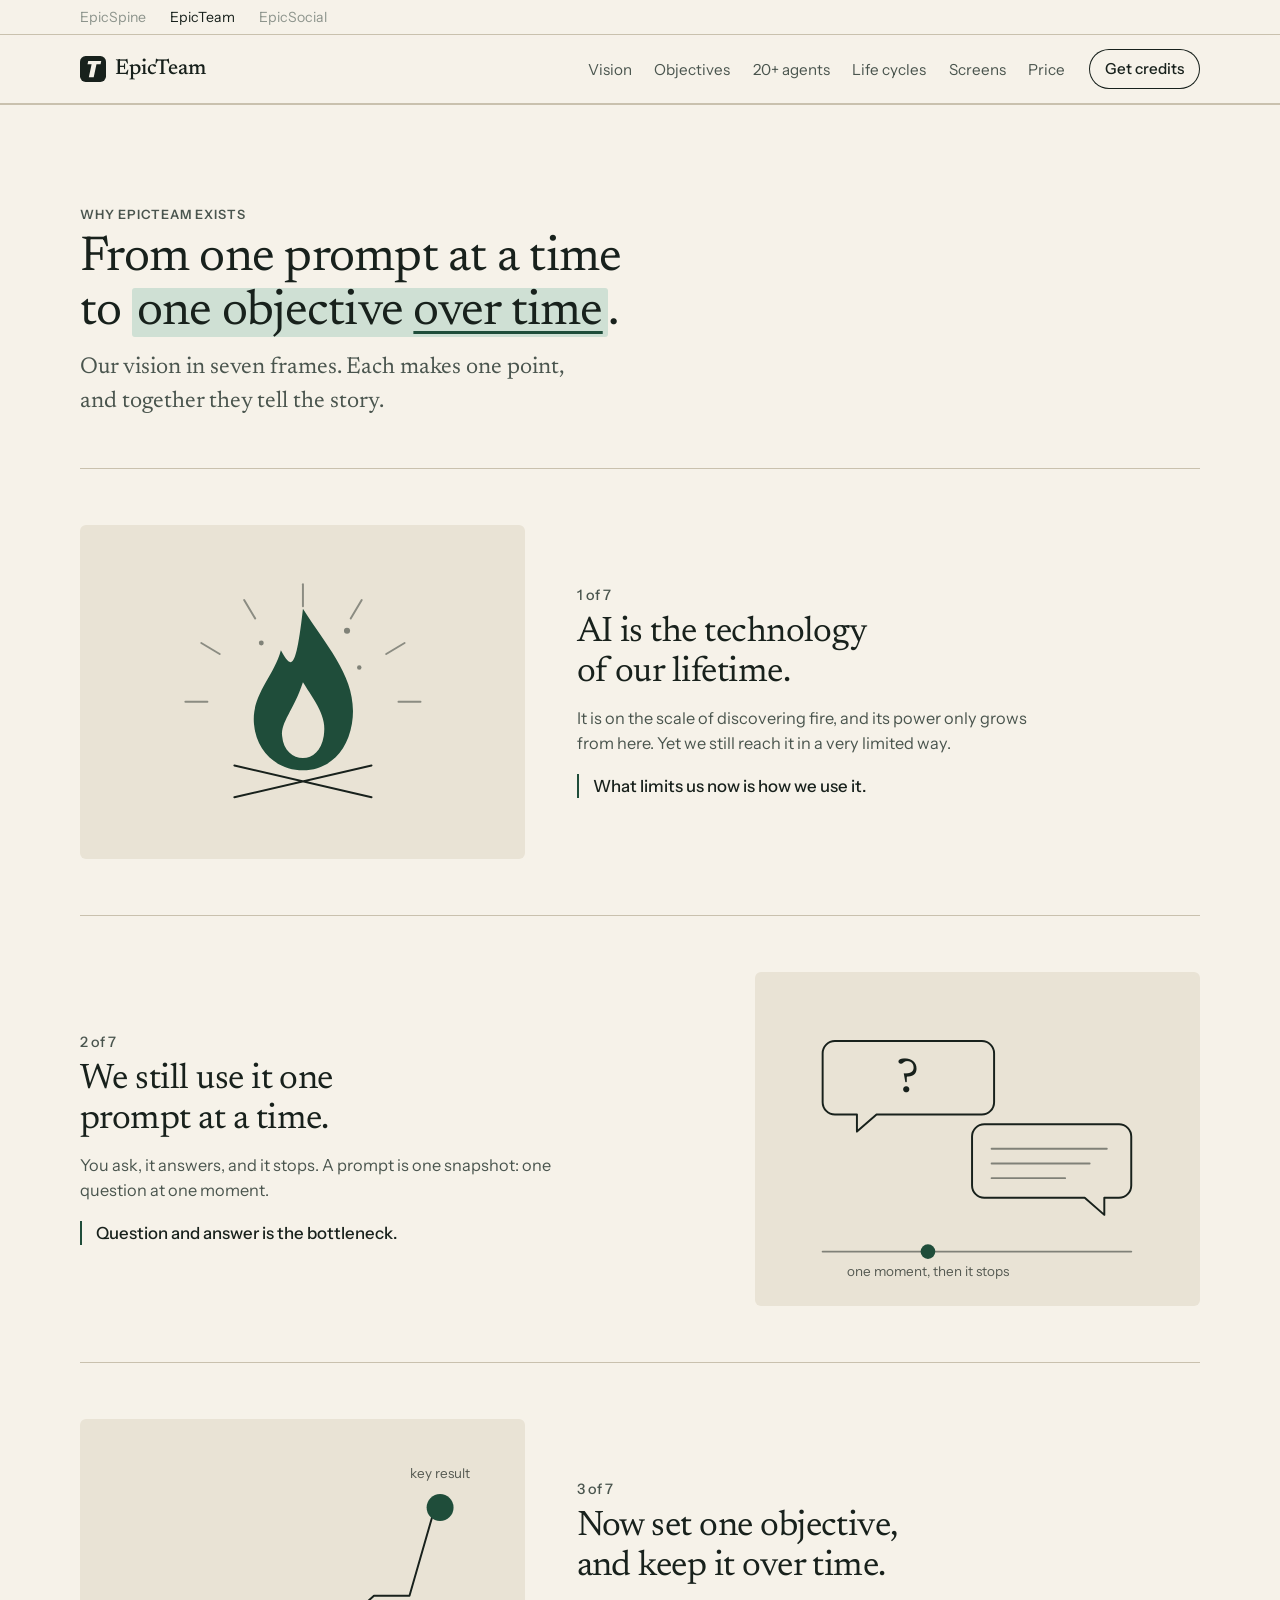
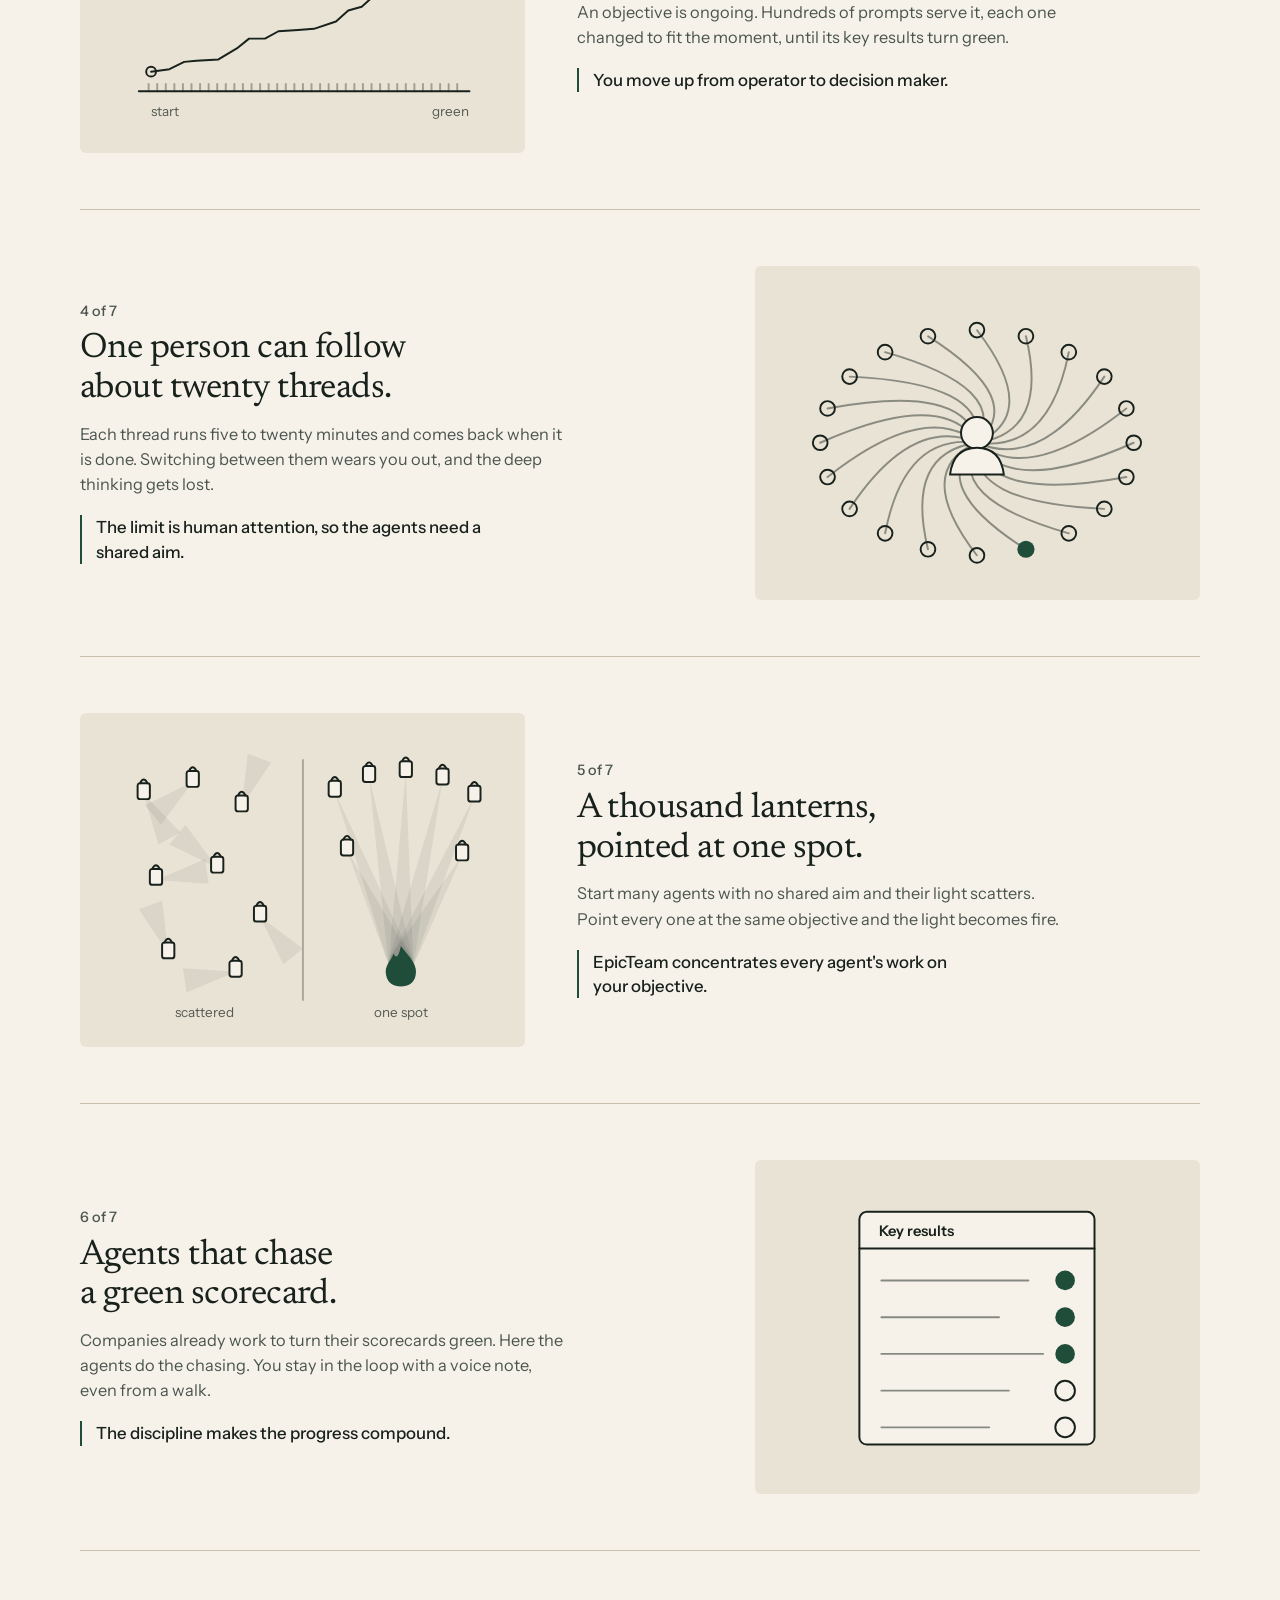
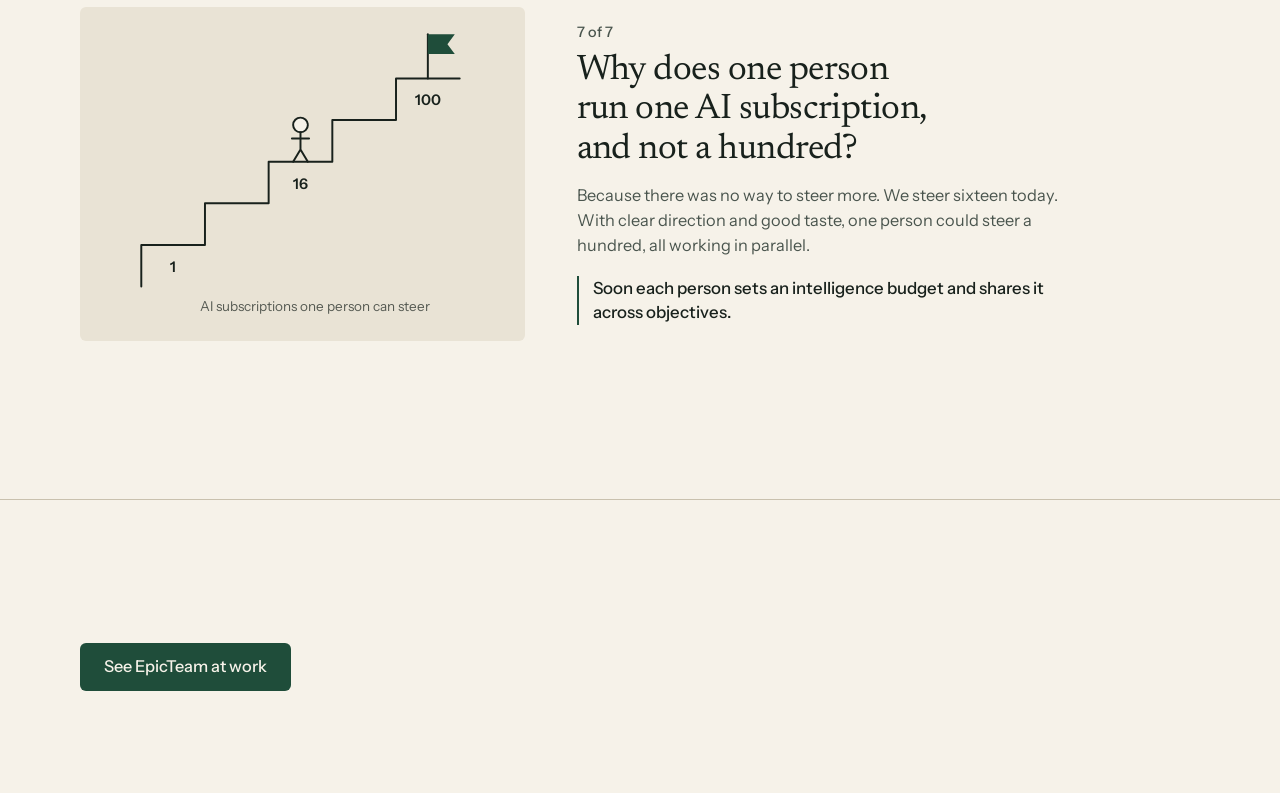
<file: team/vision/index.html>
<!doctype html>
<html lang="en">
<head>
<base href="../">
<meta charset="utf-8">
<meta name="viewport" content="width=device-width, initial-scale=1">
<title>EpicTeam vision: from one prompt to one objective over time</title>
<!-- EpicTeam's tab icon: logo C with the T (agent_team E65-S5, the same files as team.alpha9.io's) -->
<link rel="icon" href="favicon.svg" type="image/svg+xml">
<link rel="icon" href="favicon-32.png" type="image/png" sizes="32x32">
<link rel="icon" href="favicon-16.png" type="image/png" sizes="16x16">
<link rel="apple-touch-icon" href="apple-touch-icon.png">
<meta name="description" content="Why EpicTeam exists, in seven pictured frames: one objective over time, many agents with one aim.">
<!-- agent_team E46-S57 SEO pass: one address per page, a share picture and what the page is, for search engines -->
<link rel="canonical" href="https://epicteam.app/vision/">
<meta property="og:type" content="website">
<meta property="og:url" content="https://epicteam.app/vision/">
<meta property="og:site_name" content="EpicTeam">
<meta property="og:image" content="https://epicteam.app/og-image.png">
<meta property="og:image:width" content="1200">
<meta property="og:image:height" content="630">
<meta name="twitter:card" content="summary_large_image">
<meta name="twitter:title" content="EpicTeam: run 20+ agents aligned to your objective">
<meta property="og:title" content="EpicTeam vision: from one prompt to one objective over time">
<meta property="og:description" content="Why EpicTeam exists, in seven pictured frames: one objective over time, many agents with one aim.">
<meta name="theme-color" content="#f6f2e9">
<!-- EpicTeam's public page (agent_team E43-S7). Every picture is a real production screen of team.alpha9.io in its dark
     look, taken read-only on 18 November 2026 by agent_team E97-S21; private parts are left out. -->
<link rel="preload" href="../paper/fonts/newsreader-400.ttf" as="font" type="font/ttf" crossorigin>
<link rel="preload" href="../paper/fonts/instrument-sans-400.ttf" as="font" type="font/ttf" crossorigin>
<link rel="stylesheet" href="../epic.css">
<style>
/* agent_team E43-S7 round 2: the inbox niceties, drawn from EpicTeam's one feature list by tools/feature_list.py */
.nice { display: grid; gap: var(--space-xl); }
.nice .say { display: grid; gap: var(--space-md); }
.nice h2 { font-size: clamp(2rem, 2.2vw + 0.8rem, 3.25rem); max-width: 24ch; }
.nice .was { max-width: 52ch; }
.nice-list { list-style: none; margin: 0; padding: 0; display: grid; gap: var(--space-md); grid-template-columns: repeat(auto-fill, minmax(min(100%, 16rem), 1fr)); }
.nice-list li { display: grid; align-content: start; gap: var(--space-xs); padding: var(--space-md); border: 1px solid var(--color-rule); border-radius: var(--radius-card); background: var(--color-paper); }
.nice-list h3 { font-size: var(--text-md); }
.nice-list p { color: var(--color-ink-2); font-size: var(--text-sm); }
/* agent_team E97-S28, E97-S35: the locked model (Jordi, 24 Nov: "your AI subscription, our console"): the €49 console on your own AI, and an optional server shown as one plain price per size by the minute; the seat bundles are retired */
.price { display: grid; gap: var(--space-xl); }
.price .say { display: grid; gap: var(--space-md); }
.price h2 { font-size: clamp(2rem, 2.2vw + 0.8rem, 3.25rem); max-width: 18ch; }
.price .was { max-width: 52ch; }
.bundles { display: grid; gap: var(--space-md); grid-template-columns: repeat(auto-fit, minmax(min(100%, 15rem), 1fr)); }
.plan-card { display: grid; gap: var(--space-sm); align-content: start; padding: var(--space-xl); border: 1px solid var(--color-rule); border-radius: var(--radius-card); background: var(--color-paper); }
.plan-card--lead { border-color: var(--color-accent); }
.plan-card h3 { font-size: var(--text-md); }
.plan-card .amt { font: var(--display-weight) clamp(2.5rem, 3vw + 1rem, 3.5rem)/1 var(--font-display); letter-spacing: var(--tracking-display); }
.plan-card .amt small { font: 400 var(--text-md)/1.3 var(--font-body); letter-spacing: 0; color: var(--color-muted); }
.plan-card .who { color: var(--color-ink-2); }
.plan-card .btn { justify-self: start; margin-top: var(--space-xs); }
.rates { width: 100%; border-collapse: collapse; font-size: var(--text-sm); font-variant-numeric: tabular-nums; }
.rates th { text-align: left; font-weight: 400; color: var(--color-muted); padding: 0 0 var(--space-xs); }
.rates td { padding: var(--space-xs) 0; border-top: 1px solid var(--color-rule); }
.rates td + td, .rates th + th { text-align: right; padding-left: var(--space-sm); white-space: nowrap; }
.included { display: grid; gap: var(--space-sm); max-width: 44rem; }
.included h3 { font-size: var(--text-md); }
.included ul { list-style: none; margin: 0; padding: 0; display: grid; gap: var(--space-xs); color: var(--color-ink-2); font-size: var(--text-md); }
.included li { display: flex; gap: var(--space-xs); }
.included li svg { flex: none; width: 18px; height: 18px; margin-top: 0.25em; color: var(--color-accent); }
.included .fine-print { color: var(--color-muted); font-size: var(--text-sm); }
@media (max-width: 40rem) { .plan-card { padding: var(--space-lg) var(--space-md); } }
/* agent_team E97-S21 (Jordi 18 Nov: "far shorter ... dark background for screenshots ... fan out, fan in"): the short page */
.band.hero h1 { font-size: clamp(2.25rem, 4.6vw, 4.5rem); max-width: 20ch; }
.band.hero .say { grid-template-columns: minmax(0, 1fr); gap: var(--space-md); }
.band.hero .lead { max-width: 40ch; }
.dark-shot { margin: 0; background: #0b0b0c; border-radius: 18px; padding: clamp(10px, 1.6vw, 22px); }
.dark-shot img, .screens img { display: block; width: 100%; height: auto; border-radius: 10px; }
.band.dark { background: #0b0b0c; color: #f3f1ec; }
.band.dark h2 { color: #f3f1ec; font-size: clamp(2rem, 2.2vw + 0.8rem, 3.25rem); margin-bottom: var(--space-xl); }
.screens { display: grid; gap: var(--space-lg); grid-template-columns: repeat(2, minmax(0, 1fr)); }
.screens figure { margin: 0; display: grid; gap: var(--space-sm); }
.screens img { border: 1px solid #26262a; }
.screens figcaption { color: #b9b5ac; font-size: var(--text-sm); }
@media (max-width: 900px) { .screens { grid-template-columns: minmax(0, 1fr); } }
@media (max-width: 560px) { .screens figure:nth-child(2) { display: none; } .screens img { max-width: 22rem; margin-inline: auto; } }
/* the fan-out, fan-in diagram */
.ff-fig { padding: var(--space-lg) var(--space-lg) var(--space-md); }
.ff { display: block; width: 100%; height: auto; font-family: var(--font-body); }
.ff--phone { display: none; max-width: 26rem; margin-inline: auto; }
@media (max-width: 40rem) { .ff--wide { display: none; } .ff--phone { display: block; } }
.ff-out, .ff-in { fill: none; stroke-width: 1.2; stroke-dasharray: 1; stroke-dashoffset: 0; }
.ff-out { stroke: var(--color-muted-2); }
.ff-in { stroke: var(--color-accent); opacity: 0.55; }
.ff-obj rect { fill: var(--color-ink); }
.ff-obj text { fill: var(--color-paper); }
.ff-big { font-family: var(--font-display); font-size: 26px; }
.ff-k { fill: var(--color-muted); font-size: 12px; letter-spacing: 0.08em; }
.ff-obj .ff-k { fill: #c9c4b8; }
.ff-p rect { fill: var(--color-paper-2); stroke: var(--color-rule); }
.ff-p circle { fill: var(--color-accent); }
.ff-p text { font-size: 12.5px; fill: var(--color-ink); }
.ff--phone .ff-p text { font-size: 13px; }
.ff-n { font-weight: 600; }
.ff-j { fill: var(--color-muted); }
.ff-kr rect { fill: var(--color-paper); stroke: var(--color-rule); }
.ff-kr text { font-size: 15px; fill: var(--color-ink); }
.ff-light { fill: var(--color-accent); }
/* the play: out-lines draw (0 to 1 s), personas light up, in-lines draw (1.3 to 2.3 s), key results go green */
.ff.wait .ff-out, .ff.wait .ff-in { stroke-dashoffset: 1; }
.ff.wait .ff-p, .ff.wait .ff-light { opacity: 0.25; }
.ff.play .ff-out { animation: ff-draw 0.6s ease-out both; animation-delay: calc(var(--i) * 25ms); }
.ff.play .ff-p { animation: ff-on 0.3s ease-out both; animation-delay: calc(0.45s + var(--i) * 25ms); }
.ff.play .ff-in { animation: ff-draw 0.7s ease-in-out both; animation-delay: calc(1.2s + var(--i) * 25ms); }
.ff.play .ff-light { animation: ff-green 0.4s ease-out both; animation-delay: calc(1.9s + var(--i) * 0.12s); }
@keyframes ff-draw { from { stroke-dashoffset: 1; } to { stroke-dashoffset: 0; } }
@keyframes ff-on { from { opacity: 0.25; } to { opacity: 1; } }
@keyframes ff-green { from { opacity: 0.25; fill: var(--color-muted-2); } to { opacity: 1; fill: var(--color-accent); } }
/* the full feature list (tools/feature_list.py writes it) stays on the page, folded */
.all-band { padding-block: var(--space-lg); }
.all-features > summary { cursor: pointer; font: 400 var(--text-md)/1.4 var(--font-body); color: var(--color-ink-2); padding-block: var(--space-sm); }
.all-features[open] > summary { margin-bottom: var(--space-lg); }

/* agent_team E97-S25 it3 (Jordi 24 Nov: "why are we not pushing a little bit more the OKR part of it ... showing some diagrams about ... the life cycles"): the objectives tree, the three life cycles, credits for startups */
.okr-fig { padding: var(--space-lg) var(--space-lg) var(--space-md); display: grid; gap: var(--space-sm); }
.okr { display: block; width: 100%; height: auto; font-family: var(--font-body); }
.okr--phone { display: none; max-width: 26rem; margin-inline: auto; }
@media (max-width: 40rem) { .okr--wide { display: none; } .okr--phone { display: block; } }
.okr-cap { color: var(--color-muted); font-size: var(--text-sm); }
.okr-k { fill: var(--color-muted); font-size: 12px; letter-spacing: 0.08em; }
.okr-obj rect { fill: var(--color-ink); }
.okr-obj text { fill: var(--color-paper); }
.okr-obj .okr-k { fill: #c9c4b8; }
.okr-big { font-family: var(--font-display); font-size: 30px; }
.okr-sm { font-size: 13px; fill: var(--color-muted); }
.okr-obj .okr-sm { fill: #d9d4c8; }
.okr-kr rect { fill: var(--color-paper); stroke: var(--color-rule); }
.okr-n { font-size: 16px; fill: var(--color-ink); font-weight: 600; }
.okr-t rect { fill: var(--color-paper-2); stroke: var(--color-rule); }
.okr-t text, .okr-w text { font-size: 13px; fill: var(--color-ink); }
.okr-w circle { fill: var(--color-accent); }
.okr-l, .okr-l2 { fill: none; stroke: var(--color-muted-2); stroke-width: 1.2; stroke-dasharray: 1; stroke-dashoffset: 0; }
.okr-green { fill: #2f7d4f; } .okr-amber { fill: #c98a1b; } .okr-red { fill: #b3402f; }
.okr.wait .okr-l, .okr.wait .okr-l2 { stroke-dashoffset: 1; }
.okr.wait .okr-kr, .okr.wait .okr-t, .okr.wait .okr-w { opacity: 0.2; }
.okr.wait .okr-light { fill: var(--color-muted-2); }
.okr.play .okr-l { animation: ff-draw 0.5s ease-out both; animation-delay: calc(var(--i) * 0.15s); }
.okr.play .okr-kr { animation: ff-on 0.35s ease-out both; animation-delay: calc(0.3s + var(--i) * 0.15s); }
.okr.play .okr-l2 { animation: ff-draw 0.5s ease-out both; animation-delay: calc(1s + var(--i) * 0.15s); }
.okr.play .okr-t, .okr.play .okr-w { animation: ff-on 0.35s ease-out both; animation-delay: calc(1.3s + var(--i) * 0.15s); }
.okr.play .okr-light { animation: okr-lit 0.5s ease-out both; animation-delay: calc(2.1s + var(--i) * 0.25s); }
@keyframes okr-lit { from { fill: var(--color-muted-2); } }
.cy-fig { padding: var(--space-lg) var(--space-lg) var(--space-md); display: grid; gap: var(--space-md); }
.cy { display: block; width: 100%; height: auto; font-family: var(--font-body); }
.cy-phones { display: none; }
.cy-caps { list-style: none; margin: 0; padding: 0; display: grid; grid-template-columns: repeat(3, minmax(0, 1fr)); gap: var(--space-lg); text-align: center; }
.cy-caps li, .cy-phones p { color: var(--color-ink-2); font-size: var(--text-sm); max-width: 30ch; margin-inline: auto; }
.cy-caps b, .cy-phones b { color: var(--color-ink); display: block; font-size: var(--text-md); }
@media (max-width: 40rem) { .cy--wide, .cy-caps { display: none; } .cy-phones { display: grid; gap: var(--space-xl); } .cy-phones p { text-align: center; } .cy--phone { max-width: 24rem; margin-inline: auto; } }
.cy-ring { fill: none; stroke: var(--color-rule); stroke-width: 1.5; stroke-dasharray: 3 5; }
.cy-c1 { font-family: var(--font-display); font-size: 30px; fill: var(--color-ink); }
.cy-c2 { font-size: 11px; fill: var(--color-muted); letter-spacing: 0.12em; }
.cy-run circle { fill: var(--color-accent); }
.cy-run { transform-box: view-box; animation: cy-turn 10s linear infinite; }
.cy-node circle { fill: var(--color-paper); stroke: var(--color-ink); stroke-width: 1.5; }
.cy-node { animation: cy-hi 10s linear infinite; animation-delay: calc(var(--i) * 2s - 10.3s); }
.cy-node circle { animation: cy-dot 10s linear infinite; animation-delay: inherit; }
.cy-n { font-size: 15px; font-weight: 600; fill: var(--color-ink); }
.cy-s { font-size: 13px; fill: var(--color-muted); }
@keyframes cy-turn { to { transform: rotate(360deg); } }
@keyframes cy-hi { 0%, 18% { opacity: 1; } 24%, 96% { opacity: 0.45; } 100% { opacity: 1; } }
@keyframes cy-dot { 0%, 18% { fill: var(--color-accent); stroke: var(--color-accent); } 24%, 96% { fill: var(--color-paper); } 100% { fill: var(--color-accent); stroke: var(--color-accent); } }
.cy-fig:hover .cy-run, .cy-fig:hover .cy-node, .cy-fig:hover .cy-node circle { animation-play-state: paused; }
.credits { display: grid; gap: var(--space-xl); }
.credits .say { display: grid; gap: var(--space-md); }
.credits h2 { font-size: clamp(2rem, 2.2vw + 0.8rem, 3.25rem); max-width: 20ch; }
.credits .lead { max-width: 52ch; }
.cr-steps { list-style: none; margin: 0; padding: 0; display: grid; gap: var(--space-md); grid-template-columns: repeat(3, minmax(0, 1fr)); counter-reset: cr; }
.cr-steps li { position: relative; display: grid; gap: var(--space-xs); align-content: start; padding: var(--space-lg); border: 1px solid var(--color-rule); border-radius: var(--radius-card); background: var(--color-paper); counter-increment: cr; }
.cr-steps li::before { content: counter(cr); font: var(--display-weight) 2rem/1 var(--font-display); color: var(--color-accent); }
.cr-steps li:not(:last-child)::after { content: ""; position: absolute; right: calc(-1 * var(--space-md)); top: 50%; width: var(--space-md); border-top: 1px solid var(--color-ink); }
.cr-steps li:last-child { border-color: var(--color-accent); }
.cr-steps h3 { font-size: var(--text-md); }
.cr-steps p { color: var(--color-ink-2); font-size: var(--text-sm); }
@media (max-width: 760px) { .cr-steps { grid-template-columns: minmax(0, 1fr); } .cr-steps li:not(:last-child)::after { right: auto; left: 50%; top: 100%; width: 0; height: var(--space-md); border-top: 0; border-left: 1px solid var(--color-ink); } }
@media (prefers-reduced-motion: reduce) { .cy-run, .cy-node, .cy-node circle { animation: none; } .okr.wait .okr-l, .okr.wait .okr-l2 { stroke-dashoffset: 0; } .okr.wait .okr-kr, .okr.wait .okr-t, .okr.wait .okr-w { opacity: 1; } }
.cy--phone .cy-n { font-size: 17px; } .cy--phone .cy-s { font-size: 15px; }
.okr--phone .okr-n { font-size: 17px; } .okr--phone .okr-sm { font-size: 14px; } .okr--phone .okr-t text { font-size: 14px; }
@media (max-width: 40rem) { .okr-fig, .cy-fig { padding: var(--space-md) var(--space-sm); } }

/* agent_team E97-S36 (vn_b1eeb5e8, 25 Nov): the smart inbox, drawn: kinds, urgent first, then the owner's own order */
.sinbox { --si-gap: clamp(12px, 2vw, 24px); }
.sinbox .si-say { display: grid; gap: 16px; max-width: 46rem; margin-bottom: clamp(28px, 4vw, 48px); }
.sinbox .si-say h2 { max-width: 22ch; }
.si-fig { margin: 0; display: grid; grid-template-columns: minmax(0, 1fr) 56px minmax(0, 1.15fr); gap: var(--si-gap); align-items: start; }
.si-col { display: grid; gap: 10px; min-width: 0; }
.si-h { margin: 0; font-size: 0.8125rem; letter-spacing: 0.06em; text-transform: uppercase; color: var(--si-muted); }
.si-list { list-style: none; margin: 0; padding: 0; display: grid; gap: 6px; }
.si-list li { display: grid; grid-template-columns: 4.2rem minmax(0, 1fr) auto auto; gap: 10px; align-items: center; padding: 9px 12px; border: 1px solid var(--si-line); border-radius: var(--si-r); background: var(--si-card); font-size: 0.9375rem; line-height: 1.3; }
.si-out .si-list li { grid-template-columns: minmax(0, 1fr) auto auto; }
.si-t { color: var(--si-muted); font-variant-numeric: tabular-nums; font-size: 0.8125rem; }
.si-n { min-width: 0; overflow-wrap: anywhere; }
.si-o { display: inline-grid; place-items: center; min-width: 1.5rem; height: 1.5rem; padding: 0 6px; border-radius: 999px; border: 1px solid var(--si-accent); color: var(--si-accent); font-size: 0.75rem; font-variant-numeric: tabular-nums; }
.si-u { color: var(--si-warn); font-size: 0.75rem; font-weight: 600; }
.si-list li.si-more { display: block; border-style: dashed; background: transparent; color: var(--si-muted); font-size: 0.875rem; }
.si-arrow { align-self: center; color: var(--si-muted); }
.si-arrow svg { display: block; width: 56px; height: 24px; }
.si-sec { display: grid; gap: 6px; }
.si-sec + .si-sec { margin-top: 8px; }
.si-sh { margin: 0; display: flex; gap: 8px; align-items: baseline; font-weight: 600; font-size: 0.9375rem; }
.si-sh b { font-weight: 500; color: var(--si-muted); font-variant-numeric: tabular-nums; }
.si-urgent .si-sh { color: var(--si-warn); }
.si-urgent .si-list li { border-color: var(--si-warn); }
.si-key { grid-column: 1 / -1; margin: 6px 0 0; display: flex; flex-wrap: wrap; gap: 8px 16px; align-items: center; color: var(--si-muted); font-size: 0.875rem; }
.si-key span { display: inline-flex; gap: 6px; align-items: center; color: var(--si-ink); }
.si-how { list-style: none; margin: clamp(28px, 4vw, 48px) 0 0; padding: 0; display: grid; grid-template-columns: repeat(3, minmax(0, 1fr)); gap: var(--si-gap); }
.si-how li { display: grid; gap: 6px; align-content: start; padding-top: 14px; border-top: 1px solid var(--si-line); }
.si-how h3 { margin: 0; font-size: 1.0625rem; }
.si-how p { margin: 0; color: var(--si-muted); }
.si-cap { margin: 16px 0 0; color: var(--si-muted); font-size: 0.8125rem; }
@media (max-width: 820px) {
  .si-fig { grid-template-columns: minmax(0, 1fr); }
  .si-arrow { justify-self: center; transform: rotate(90deg); }
  .si-how { grid-template-columns: minmax(0, 1fr); }
}
.sinbox { --si-ink: var(--ink); --si-muted: var(--muted); --si-line: var(--line); --si-card: var(--bg); --si-accent: var(--accent); --si-warn: var(--warn); --si-r: 6px; }
.vision { --v-bg: var(--bg); --v-ink: var(--ink); --v-muted: var(--muted); --v-line: var(--line); --v-stage: var(--stage); --v-accent: var(--accent); --v-serif: var(--serif); --v-sans: var(--sans); }
/* Vision (agent_team E97-S38, his 25 Nov 14:34Z voice note): the pitch in pictured frames, a headline, a little context and a takeaway each */
.vision .v-head { max-width: 46rem; margin-bottom: clamp(1.5rem, 4vw, 3rem); }
.vision .v-head h2 { font-size: clamp(2rem, 2.2vw + 0.8rem, 3.25rem); max-width: 22ch; margin: 0 0 0.75rem; }
.vision .v-head .lead { max-width: 40ch; margin: 0; }
.vision .v-more, .v-back { margin: clamp(1.5rem, 4vw, 2.5rem) 0 0; }
.vision-page .v-head h1 { font-size: clamp(2.2rem, 2.6vw + 1rem, 3.6rem); max-width: 20ch; margin: 0 0 0.75rem; line-height: 1.08; }
.v-frames { list-style: none; margin: 0; padding: 0; }
.v-frame { display: grid; grid-template-columns: minmax(0, 5fr) minmax(0, 7fr); gap: clamp(1.5rem, 4vw, 4rem); align-items: center; padding-block: clamp(2rem, 4.5vw, 3.5rem); border-top: 1px solid var(--v-line); scroll-margin-top: 80px; }
.v-frame:nth-child(even) { grid-template-columns: minmax(0, 7fr) minmax(0, 5fr); }
.v-frame:nth-child(even) .v-pic { order: 2; }
.v-pic { margin: 0; background: var(--v-stage); border-radius: 6px; aspect-ratio: 4 / 3; display: grid; place-items: center; }
.v-pic svg { width: 88%; height: auto; color: var(--v-ink); overflow: visible; }
.v-pic .s { fill: none; stroke: currentColor; stroke-width: 1.6; stroke-linecap: round; stroke-linejoin: round; }
.v-pic .s.fillpaper, .v-pic .fillpaper { fill: var(--v-bg); }
.v-pic .af { fill: var(--v-accent); stroke: none; }
.v-pic .paper { fill: var(--v-stage); }
.v-pic .dot { fill: currentColor; opacity: .5; }
.v-pic .beam { fill: currentColor; opacity: .07; }
.v-pic .bar { fill: currentColor; opacity: .22; }
.v-pic .chk { fill: none; stroke: var(--v-bg); stroke-width: 4; stroke-linecap: round; stroke-linejoin: round; }
.v-pic text { font: 400 11px var(--v-sans); fill: currentColor; opacity: .7; }
.v-pic text.lblb { font-weight: 600; opacity: .9; font-size: 12px; }
.v-pic text.big { font: 400 40px var(--v-serif); opacity: 1; }
.v-n { font: 500 0.9rem var(--v-sans); color: var(--v-muted); margin: 0 0 0.6rem; }
.v-frame h3 { font: 400 clamp(1.6rem, 1.4vw + 1.1rem, 2.4rem)/1.12 var(--v-serif); letter-spacing: -0.015em; max-width: 22ch; margin: 0 0 0.8rem; text-wrap: balance; color: var(--v-ink); }
.v-ctx { font: 400 1.02rem/1.55 var(--v-sans); color: var(--v-muted); max-width: 44ch; margin: 0 0 1.1rem; }
.v-take { font: 500 1.05rem/1.45 var(--v-sans); color: var(--v-ink); border-left: 2px solid var(--v-accent); padding-left: 0.9rem; max-width: 44ch; margin: 0; }
@media (max-width: 760px) {
  .v-frame, .v-frame:nth-child(even) { grid-template-columns: minmax(0, 1fr); gap: 1.1rem; padding-block: 1.75rem; }
  .v-frame:nth-child(even) .v-pic { order: 0; }
  .v-pic { aspect-ratio: 16 / 11; }
  .v-pic svg { width: 92%; }
}

/* agent_team E97-S43: his chat voice note vn_12365d18: "Why EpicTeam exists is more like a small title ... the big thing is from
   one prompt at a time to one objective over time ... highlight one objective over time, and then over time underline ... a soft
   background highlight ... maybe a certain animation". The label sits small above; the highlight fades in, then the underline. */
.v-head .v-kicker { display: block; margin: 0 0 0.6rem; font: 600 0.8rem/1.2 var(--sans); letter-spacing: 0.08em; text-transform: uppercase; color: var(--muted); }
.v-head .v-line { display: block; }
.v-head mark { color: inherit; background-color: var(--accent-soft); border-radius: 3px; padding: 0 0.1em; -webkit-box-decoration-break: clone; box-decoration-break: clone; }
.v-head mark u { text-decoration: underline; text-decoration-color: var(--accent); text-decoration-thickness: 0.07em; text-underline-offset: 0.14em; }
@media (prefers-reduced-motion: no-preference) {
  .js-hl .v-head mark { background-color: transparent; transition: background-color 1.1s ease 0.25s; }
  .js-hl .v-head mark u { text-decoration-color: transparent; transition: text-decoration-color 0.6s ease 1.3s; }
  .js-hl .v-head.in mark { background-color: var(--accent-soft); }
  .js-hl .v-head.in mark u { text-decoration-color: var(--accent); }
}

/* agent_team E97-S43: "I wish we could animate these illustrations a little bit": each vision drawing draws itself in once as it
   comes into view, then its one coloured mark breathes slowly. Nothing moves under reduced motion. */
@media (prefers-reduced-motion: no-preference) {
  .v-draw .s:not([stroke-dasharray]) { stroke-dasharray: 1; stroke-dashoffset: 1; }
  .v-draw .af, .v-draw text { opacity: 0; }
  .v-draw.in .s:not([stroke-dasharray]) { stroke-dashoffset: 0; transition: stroke-dashoffset 1.4s cubic-bezier(.5,0,.2,1); }
  .v-draw.in .af { opacity: 1; transition: opacity 0.6s ease 1s; }
  .v-draw.in text { opacity: .7; transition: opacity 0.6s ease 0.9s; }
  .v-draw.in text.lblb, .v-draw.in text.big { opacity: 1; }
  .v-draw.on .af { transform-box: fill-box; transform-origin: center; animation: v-breathe 3.6s ease-in-out 2s infinite; }
}
@keyframes v-breathe { 0%, 100% { transform: scale(1); } 50% { transform: scale(1.12); } }
</style>
<!-- agent_team E43-S13: the whole page on paper (Jordi 2026-11-10 on the navy look: "I thought we had moved on from it");
     ../epic.css stays the layout underneath, paper.css maps its tokens onto the shared paper brand. -->
<link rel="stylesheet" href="paper.css">
</head>
<body>
<header class="top">
  <div class="family" aria-label="The Epic family"><div class="container"><a href="../">EpicSpine</a><a href="./" aria-current="page">EpicTeam</a><a href="../social/">EpicSocial</a></div></div>
  <nav class="nav" aria-label="Main"><div class="container">
    <a class="wordmark" href="./#top" aria-label="EpicTeam, back to the start"><svg class="mark" viewBox="0 0 32 32" aria-hidden="true"><rect class="tile" width="32" height="32" rx="7"/><g transform="translate(3.40 0) skewX(-12)"><path class="g" d="M8 6H24V10H19V26H13V10H8Z"/></g></svg>EpicTeam</a>
    <ul class="links">
      <li><a href="vision/" aria-current="page">Vision</a></li>
      <li class="hide-s"><a href="./#okr">Objectives</a></li>
      <li class="hide-s"><a href="./#fan">20+ agents</a></li>
      <li class="hide-s"><a href="./#cycles">Life cycles</a></li>
      <li class="hide-s"><a href="./#screens">Screens</a></li>
      <li class="hide-s"><a href="./#price">Price</a></li>
    </ul>
    <a class="btn btn--primary btn--sm" href="./#credits">Get credits</a>
  </div></nav>
</header>

<main>
<!-- Vision: why EpicTeam exists, told like a pitch in seven pictured frames (agent_team E97-S38, his 25 Nov 14:34Z voice note) -->
<section class="band vision vision-page" id="vision" aria-labelledby="h-vision"><div class="container">
  <div class="v-head"><p class="v-kicker">Why EpicTeam exists</p><h1 id="h-vision"><span class="v-line">From one prompt at a time</span> <span class="v-line">to <mark>one objective <u>over time</u></mark>.</span></h1><p class="lead">Our vision in seven frames. Each makes one point, and together they tell the story.</p></div>
  <ol class="v-frames">
    <li class="v-frame" id="vision-1"><figure class="v-pic"><svg viewBox="0 0 320 240" role="img" aria-label="A campfire burning, its flame in green."><line class="s" x1="160" y1="50" x2="160" y2="32" opacity=".45"/><line class="s" x1="199" y1="60" x2="208" y2="45" opacity=".45"/><line class="s" x1="228" y1="89" x2="243" y2="80" opacity=".45"/><line class="s" x1="238" y1="128" x2="256" y2="128" opacity=".45"/><line class="s" x1="82" y1="128" x2="64" y2="128" opacity=".45"/><line class="s" x1="92" y1="89" x2="77" y2="80" opacity=".45"/><line class="s" x1="121" y1="60" x2="112" y2="45" opacity=".45"/><path class="af" d="M160 52C180 84 206 110 200 146C196 170 180 184 160 184C140 184 122 170 120 146C118 122 136 108 142 86C150 100 154 106 160 52Z"/><path class="paper" d="M160 112C170 128 180 140 177 156C175 168 168 174 160 174C152 174 144 168 143 156C142 144 152 136 160 112Z"/><path class="s" stroke-width="7" d="M104 206L216 180M104 180L216 206"/><circle class="dot" cx="196" cy="70" r="2.5"/><circle class="dot" cx="126" cy="80" r="2"/><circle class="dot" cx="206" cy="100" r="1.8"/></svg></figure><div class="v-say"><p class="v-n">1 of 7</p><h3>AI is the technology of our lifetime.</h3><p class="v-ctx">It is on the scale of discovering fire, and its power only grows from here. Yet we still reach it in a very limited way.</p><p class="v-take">What limits us now is how we use it.</p></div></li>
    <li class="v-frame" id="vision-2"><figure class="v-pic"><svg viewBox="0 0 320 240" role="img" aria-label="A question bubble and one answer, a single dot on an empty timeline."><path class="s" d="M44 40h120a10 10 0 0 1 10 10v40a10 10 0 0 1-10 10H78l-16 14v-14H44a10 10 0 0 1-10-10V50a10 10 0 0 1 10-10z"/><text x="104" y="82" text-anchor="middle" class="big">?</text><path class="s" d="M166 108h110a10 10 0 0 1 10 10v40a10 10 0 0 1-10 10h-12v14l-16-14h-82a10 10 0 0 1-10-10v-40a10 10 0 0 1 10-10z"/><line class="s" x1="172" y1="128" x2="266" y2="128" opacity=".5"/><line class="s" x1="172" y1="140" x2="252" y2="140" opacity=".5"/><line class="s" x1="172" y1="152" x2="232" y2="152" opacity=".5"/><line class="s" x1="34" y1="212" x2="286" y2="212" stroke-dasharray="2 6" opacity=".5"/><circle class="af" cx="120" cy="212" r="6"/><text x="120" y="232" text-anchor="middle" class="lbl">one moment, then it stops</text></svg></figure><div class="v-say"><p class="v-n">2 of 7</p><h3>We still use it one prompt at a time.</h3><p class="v-ctx">You ask, it answers, and it stops. A prompt is one snapshot: one question at one moment.</p><p class="v-take">Question and answer is the bottleneck.</p></div></li>
    <li class="v-frame" id="vision-3"><figure class="v-pic"><svg viewBox="0 0 320 240" role="img" aria-label="A line of many small prompts climbing over time to a key result that turns green."><line class="s" x1="26" y1="206" x2="296" y2="206"/><line class="s" x1="34" y1="200" x2="34" y2="206" opacity=".35"/><line class="s" x1="41" y1="200" x2="41" y2="206" opacity=".35"/><line class="s" x1="48" y1="200" x2="48" y2="206" opacity=".35"/><line class="s" x1="55" y1="200" x2="55" y2="206" opacity=".35"/><line class="s" x1="62" y1="200" x2="62" y2="206" opacity=".35"/><line class="s" x1="69" y1="200" x2="69" y2="206" opacity=".35"/><line class="s" x1="76" y1="200" x2="76" y2="206" opacity=".35"/><line class="s" x1="83" y1="200" x2="83" y2="206" opacity=".35"/><line class="s" x1="90" y1="200" x2="90" y2="206" opacity=".35"/><line class="s" x1="97" y1="200" x2="97" y2="206" opacity=".35"/><line class="s" x1="104" y1="200" x2="104" y2="206" opacity=".35"/><line class="s" x1="111" y1="200" x2="111" y2="206" opacity=".35"/><line class="s" x1="118" y1="200" x2="118" y2="206" opacity=".35"/><line class="s" x1="125" y1="200" x2="125" y2="206" opacity=".35"/><line class="s" x1="132" y1="200" x2="132" y2="206" opacity=".35"/><line class="s" x1="139" y1="200" x2="139" y2="206" opacity=".35"/><line class="s" x1="146" y1="200" x2="146" y2="206" opacity=".35"/><line class="s" x1="153" y1="200" x2="153" y2="206" opacity=".35"/><line class="s" x1="160" y1="200" x2="160" y2="206" opacity=".35"/><line class="s" x1="167" y1="200" x2="167" y2="206" opacity=".35"/><line class="s" x1="174" y1="200" x2="174" y2="206" opacity=".35"/><line class="s" x1="181" y1="200" x2="181" y2="206" opacity=".35"/><line class="s" x1="188" y1="200" x2="188" y2="206" opacity=".35"/><line class="s" x1="195" y1="200" x2="195" y2="206" opacity=".35"/><line class="s" x1="202" y1="200" x2="202" y2="206" opacity=".35"/><line class="s" x1="209" y1="200" x2="209" y2="206" opacity=".35"/><line class="s" x1="216" y1="200" x2="216" y2="206" opacity=".35"/><line class="s" x1="223" y1="200" x2="223" y2="206" opacity=".35"/><line class="s" x1="230" y1="200" x2="230" y2="206" opacity=".35"/><line class="s" x1="237" y1="200" x2="237" y2="206" opacity=".35"/><line class="s" x1="244" y1="200" x2="244" y2="206" opacity=".35"/><line class="s" x1="251" y1="200" x2="251" y2="206" opacity=".35"/><line class="s" x1="258" y1="200" x2="258" y2="206" opacity=".35"/><line class="s" x1="265" y1="200" x2="265" y2="206" opacity=".35"/><line class="s" x1="272" y1="200" x2="272" y2="206" opacity=".35"/><line class="s" x1="279" y1="200" x2="279" y2="206" opacity=".35"/><line class="s" x1="286" y1="200" x2="286" y2="206" opacity=".35"/><polyline class="s" points="36,190 51,188 63,182 73,181 91,180 106,171 116,163 129,163 140,157 156,156 169,155 187,149 197,140 208,137 218,128 234,128 247,128 266,62"/><circle class="af" cx="272" cy="56" r="11"/><circle class="s" cx="36" cy="190" r="4"/><text x="36" y="226" text-anchor="start" class="lbl">start</text><text x="296" y="226" text-anchor="end" class="lbl">green</text><text x="272" y="32" text-anchor="middle" class="lbl">key result</text></svg></figure><div class="v-say"><p class="v-n">3 of 7</p><h3>Now set one objective, and keep it over time.</h3><p class="v-ctx">An objective is ongoing. Hundreds of prompts serve it, each one changed to fit the moment, until its key results turn green.</p><p class="v-take">You move up from operator to decision maker.</p></div></li>
    <li class="v-frame" id="vision-4"><figure class="v-pic"><svg viewBox="0 0 320 240" role="img" aria-label="One person in the middle with twenty threads tangled around them."><path class="s" d="M160 128 Q187 173 288 128" opacity=".45"/><circle class="s" cx="288" cy="128" r="6" class="s fillpaper"/><path class="s" d="M160 128 Q169 177 282 156" opacity=".45"/><circle class="s" cx="282" cy="156" r="6" class="s fillpaper"/><path class="s" d="M160 128 Q151 177 264 182" opacity=".45"/><circle class="s" cx="264" cy="182" r="6" class="s fillpaper"/><path class="s" d="M160 128 Q133 173 235 202" opacity=".45"/><circle class="s" cx="235" cy="202" r="6" class="s fillpaper"/><path class="s" d="M160 128 Q118 163 200 215" opacity=".45"/><circle class="af" cx="200" cy="215" r="7"/><path class="s" d="M160 128 Q107 151 160 220" opacity=".45"/><circle class="s" cx="160" cy="220" r="6" class="s fillpaper"/><path class="s" d="M160 128 Q101 136 120 215" opacity=".45"/><circle class="s" cx="120" cy="215" r="6" class="s fillpaper"/><path class="s" d="M160 128 Q101 120 85 202" opacity=".45"/><circle class="s" cx="85" cy="202" r="6" class="s fillpaper"/><path class="s" d="M160 128 Q107 105 56 182" opacity=".45"/><circle class="s" cx="56" cy="182" r="6" class="s fillpaper"/><path class="s" d="M160 128 Q118 93 38 156" opacity=".45"/><circle class="s" cx="38" cy="156" r="6" class="s fillpaper"/><path class="s" d="M160 128 Q133 83 32 128" opacity=".45"/><circle class="s" cx="32" cy="128" r="6" class="s fillpaper"/><path class="s" d="M160 128 Q151 79 38 100" opacity=".45"/><circle class="s" cx="38" cy="100" r="6" class="s fillpaper"/><path class="s" d="M160 128 Q169 79 56 74" opacity=".45"/><circle class="s" cx="56" cy="74" r="6" class="s fillpaper"/><path class="s" d="M160 128 Q187 83 85 54" opacity=".45"/><circle class="s" cx="85" cy="54" r="6" class="s fillpaper"/><path class="s" d="M160 128 Q202 93 120 41" opacity=".45"/><circle class="s" cx="120" cy="41" r="6" class="s fillpaper"/><path class="s" d="M160 128 Q213 105 160 36" opacity=".45"/><circle class="s" cx="160" cy="36" r="6" class="s fillpaper"/><path class="s" d="M160 128 Q219 120 200 41" opacity=".45"/><circle class="s" cx="200" cy="41" r="6" class="s fillpaper"/><path class="s" d="M160 128 Q219 136 235 54" opacity=".45"/><circle class="s" cx="235" cy="54" r="6" class="s fillpaper"/><path class="s" d="M160 128 Q213 151 264 74" opacity=".45"/><circle class="s" cx="264" cy="74" r="6" class="s fillpaper"/><path class="s" d="M160 128 Q202 163 282 100" opacity=".45"/><circle class="s" cx="282" cy="100" r="6" class="s fillpaper"/><circle class="s fillpaper" cx="160" cy="120" r="13"/><path class="s fillpaper" d="M138 154c2-16 10-22 22-22s20 6 22 22z"/></svg></figure><div class="v-say"><p class="v-n">4 of 7</p><h3>One person can follow about twenty threads.</h3><p class="v-ctx">Each thread runs five to twenty minutes and comes back when it is done. Switching between them wears you out, and the deep thinking gets lost.</p><p class="v-take">The limit is human attention, so the agents need a shared aim.</p></div></li>
    <li class="v-frame" id="vision-5"><figure class="v-pic"><svg viewBox="0 0 320 240" role="img" aria-label="Left, lanterns shine in every direction. Right, every lantern points at one spot and lights a fire."><line class="s" x1="160" y1="22" x2="160" y2="218" opacity=".3"/><path class="beam" d="M30 50 L42 91 L60 81Z"/><rect class="s fillpaper" x="25" y="41" width="10" height="13" rx="2"/><path class="s" d="M27 41q3-6 6 0"/><path class="beam" d="M70 40 L31 59 L44 75Z"/><rect class="s fillpaper" x="65" y="31" width="10" height="13" rx="2"/><path class="s" d="M67 31q3-6 6 0"/><path class="beam" d="M110 60 L134 24 L115 17Z"/><rect class="s fillpaper" x="105" y="51" width="10" height="13" rx="2"/><path class="s" d="M107 51q3-6 6 0"/><path class="beam" d="M40 120 L83 123 L80 103Z"/><rect class="s fillpaper" x="35" y="111" width="10" height="13" rx="2"/><path class="s" d="M37 111q3-6 6 0"/><path class="beam" d="M90 110 L64 75 L51 91Z"/><rect class="s fillpaper" x="85" y="101" width="10" height="13" rx="2"/><path class="s" d="M87 101q3-6 6 0"/><path class="beam" d="M125 150 L144 189 L160 176Z"/><rect class="s fillpaper" x="120" y="141" width="10" height="13" rx="2"/><path class="s" d="M122 141q3-6 6 0"/><path class="beam" d="M50 180 L45 137 L26 144Z"/><rect class="s fillpaper" x="45" y="171" width="10" height="13" rx="2"/><path class="s" d="M47 171q3-6 6 0"/><path class="beam" d="M105 195 L62 192 L65 212Z"/><rect class="s fillpaper" x="100" y="186" width="10" height="13" rx="2"/><path class="s" d="M102 186q3-6 6 0"/><path class="beam" d="M186 48 L231 192 L249 184Z"/><rect class="s fillpaper" x="181" y="39" width="10" height="13" rx="2"/><path class="s" d="M183 39q3-6 6 0"/><path class="beam" d="M214 36 L230 190 L250 186Z"/><rect class="s fillpaper" x="209" y="27" width="10" height="13" rx="2"/><path class="s" d="M211 27q3-6 6 0"/><path class="beam" d="M244 32 L230 188 L250 188Z"/><rect class="s fillpaper" x="239" y="23" width="10" height="13" rx="2"/><path class="s" d="M241 23q3-6 6 0"/><path class="beam" d="M274 38 L230 186 L250 190Z"/><rect class="s fillpaper" x="269" y="29" width="10" height="13" rx="2"/><path class="s" d="M271 29q3-6 6 0"/><path class="beam" d="M300 52 L231 184 L249 192Z"/><rect class="s fillpaper" x="295" y="43" width="10" height="13" rx="2"/><path class="s" d="M297 43q3-6 6 0"/><path class="beam" d="M196 96 L231 192 L249 184Z"/><rect class="s fillpaper" x="191" y="87" width="10" height="13" rx="2"/><path class="s" d="M193 87q3-6 6 0"/><path class="beam" d="M290 100 L231 183 L249 193Z"/><rect class="s fillpaper" x="285" y="91" width="10" height="13" rx="2"/><path class="s" d="M287 91q3-6 6 0"/><path class="af" d="M240 174c8 10 14 16 12 24c-1 6-6 9-12 9s-11-3-12-9c-2-8 4-12 6-18c2 4 4 4 6-6z"/><text x="80" y="232" text-anchor="middle" class="lbl">scattered</text><text x="240" y="232" text-anchor="middle" class="lbl">one spot</text></svg></figure><div class="v-say"><p class="v-n">5 of 7</p><h3>A thousand lanterns, pointed at one spot.</h3><p class="v-ctx">Start many agents with no shared aim and their light scatters. Point every one at the same objective and the light becomes fire.</p><p class="v-take">EpicTeam concentrates every agent's work on your objective.</p></div></li>
    <li class="v-frame" id="vision-6"><figure class="v-pic"><svg viewBox="0 0 320 240" role="img" aria-label="A scorecard of five key results, three lights green and two still to turn."><rect class="s fillpaper" x="64" y="26" width="192" height="190" rx="6"/><line class="s" x1="64" y1="56" x2="256" y2="56"/><text x="80" y="46" text-anchor="start" class="lblb">Key results</text><line class="s" x1="82" y1="82" x2="202" y2="82" opacity=".5"/><circle class="af" cx="232" cy="82" r="8"/><line class="s" x1="82" y1="112" x2="178" y2="112" opacity=".5"/><circle class="af" cx="232" cy="112" r="8"/><line class="s" x1="82" y1="142" x2="214" y2="142" opacity=".5"/><circle class="af" cx="232" cy="142" r="8"/><line class="s" x1="82" y1="172" x2="186" y2="172" opacity=".5"/><circle class="s" cx="232" cy="172" r="8"/><line class="s" x1="82" y1="202" x2="170" y2="202" opacity=".5"/><circle class="s" cx="232" cy="202" r="8"/></svg></figure><div class="v-say"><p class="v-n">6 of 7</p><h3>Agents that chase a green scorecard.</h3><p class="v-ctx">Companies already work to turn their scorecards green. Here the agents do the chasing. You stay in the loop with a voice note, even from a walk.</p><p class="v-take">The discipline makes the progress compound.</p></div></li>
    <li class="v-frame" id="vision-7"><figure class="v-pic"><svg viewBox="0 0 320 240" role="img" aria-label="A staircase of AI subscriptions marked 1, 16 and 100. A person stands on 16, a green flag waits at 100."><path class="s" d="M28 212 V178 H80 V144 H132 V110 H184 V76 H236 V42 H288"/><text x="54" y="200" text-anchor="middle" class="lblb">1</text><text x="158" y="132" text-anchor="middle" class="lblb">16</text><text x="262" y="64" text-anchor="middle" class="lblb">100</text><circle class="s fillpaper" cx="158" cy="80" r="6"/><path class="s" d="M158 86v14M158 100l-6 10M158 100l6 10M151 91h14"/><line class="s" x1="262" y1="42" x2="262" y2="6"/><path class="af" d="M262 6h22l-6 8 6 8h-22z"/><text x="170" y="232" text-anchor="middle" class="lbl">AI subscriptions one person can steer</text></svg></figure><div class="v-say"><p class="v-n">7 of 7</p><h3>Why does one person run one AI subscription, and not a hundred?</h3><p class="v-ctx">Because there was no way to steer more. We steer sixteen today. With clear direction and good taste, one person could steer a hundred, all working in parallel.</p><p class="v-take">Soon each person sets an intelligence budget and shares it across objectives.</p></div></li>
  </ol>
</div></section>
<section class="band" aria-label="Back"><div class="container"><p class="v-back"><a class="btn btn--primary" href="./">See EpicTeam at work</a></p></div></section>
</main>


<script>
/* agent_team E97-S43: vision drawings draw themselves in once (pathLength 1 on each stroke), headline highlight sweeps in */
(function () {
  if (!("IntersectionObserver" in window) || matchMedia("(prefers-reduced-motion: reduce)").matches) return;
  var io = new IntersectionObserver(function (es) {
    es.forEach(function (e) { if (!e.isIntersecting) return; var t = e.target; t.classList.add("in"); setTimeout(function () { t.classList.add("on"); }, 1600); io.unobserve(t); });
  }, { threshold: 0.3 });
  [].slice.call(document.querySelectorAll(".v-pic svg")).forEach(function (svg) {
    [].slice.call(svg.querySelectorAll(".s")).forEach(function (el) { if (/^(path|line|circle|rect|ellipse|polyline|polygon)$/.test(el.tagName)) el.setAttribute("pathLength", "1"); });
    svg.classList.add("v-draw"); io.observe(svg);
  });
  var head = document.querySelector(".v-head mark") && document.querySelector(".v-head");
  if (head) { document.documentElement.classList.add("js-hl"); io.observe(head); }
})();
</script>
<!-- page view counter (agent_team E46-S17, E80-S2, E85-S7): our own, no cookie, nothing about the visitor kept. It sends the post id of a link's ?s= and only the host name of the site the visitor came from, keeps ?s= on links to our other pages, and adds both to the sign-up form so an application keeps its source. --><script>(function(){var q=new URLSearchParams(location.search),s=(q.get("s")||"").slice(0,40),r="";try{r=document.referrer?new URL(document.referrer).hostname.replace(/^www\./,""):""}catch(e){}var i=new Image(1,1);i.referrerPolicy="no-referrer";i.src="https://signup.alpha9.io/api/public/pv?p=/team/&h="+encodeURIComponent(location.hostname)+(s?"&s="+encodeURIComponent(s):"")+(r?"&r="+encodeURIComponent(r):"");if(s)document.querySelectorAll("a[href]").forEach(function(a){var v=a.getAttribute("href");if(v.charAt(0)==="#")return;try{var h=new URL(v,location.href);if(h.hostname!==location.hostname||h.searchParams.has("s"))return;h.searchParams.set("s",s);a.setAttribute("href",h.pathname+h.search+h.hash)}catch(e){}});document.querySelectorAll("form[action*='signup.alpha9.io']").forEach(function(f){[["s",s],["ref",r],["site",location.hostname]].forEach(function(p){if(!p[1])return;var x=document.createElement("input");x.type="hidden";x.name=p[0];x.value=p[1];f.appendChild(x)});if(location.hostname!=="epicspine.dev")f.querySelectorAll("input[name=back]").forEach(function(b){b.value=location.origin+location.pathname})})})();</script><noscript><img src="https://signup.alpha9.io/api/public/pv?p=/team/" alt="" width="1" height="1" style="position:absolute;left:-9999px" referrerpolicy="no-referrer" loading="eager"></noscript>
</body>
</html>
</file>
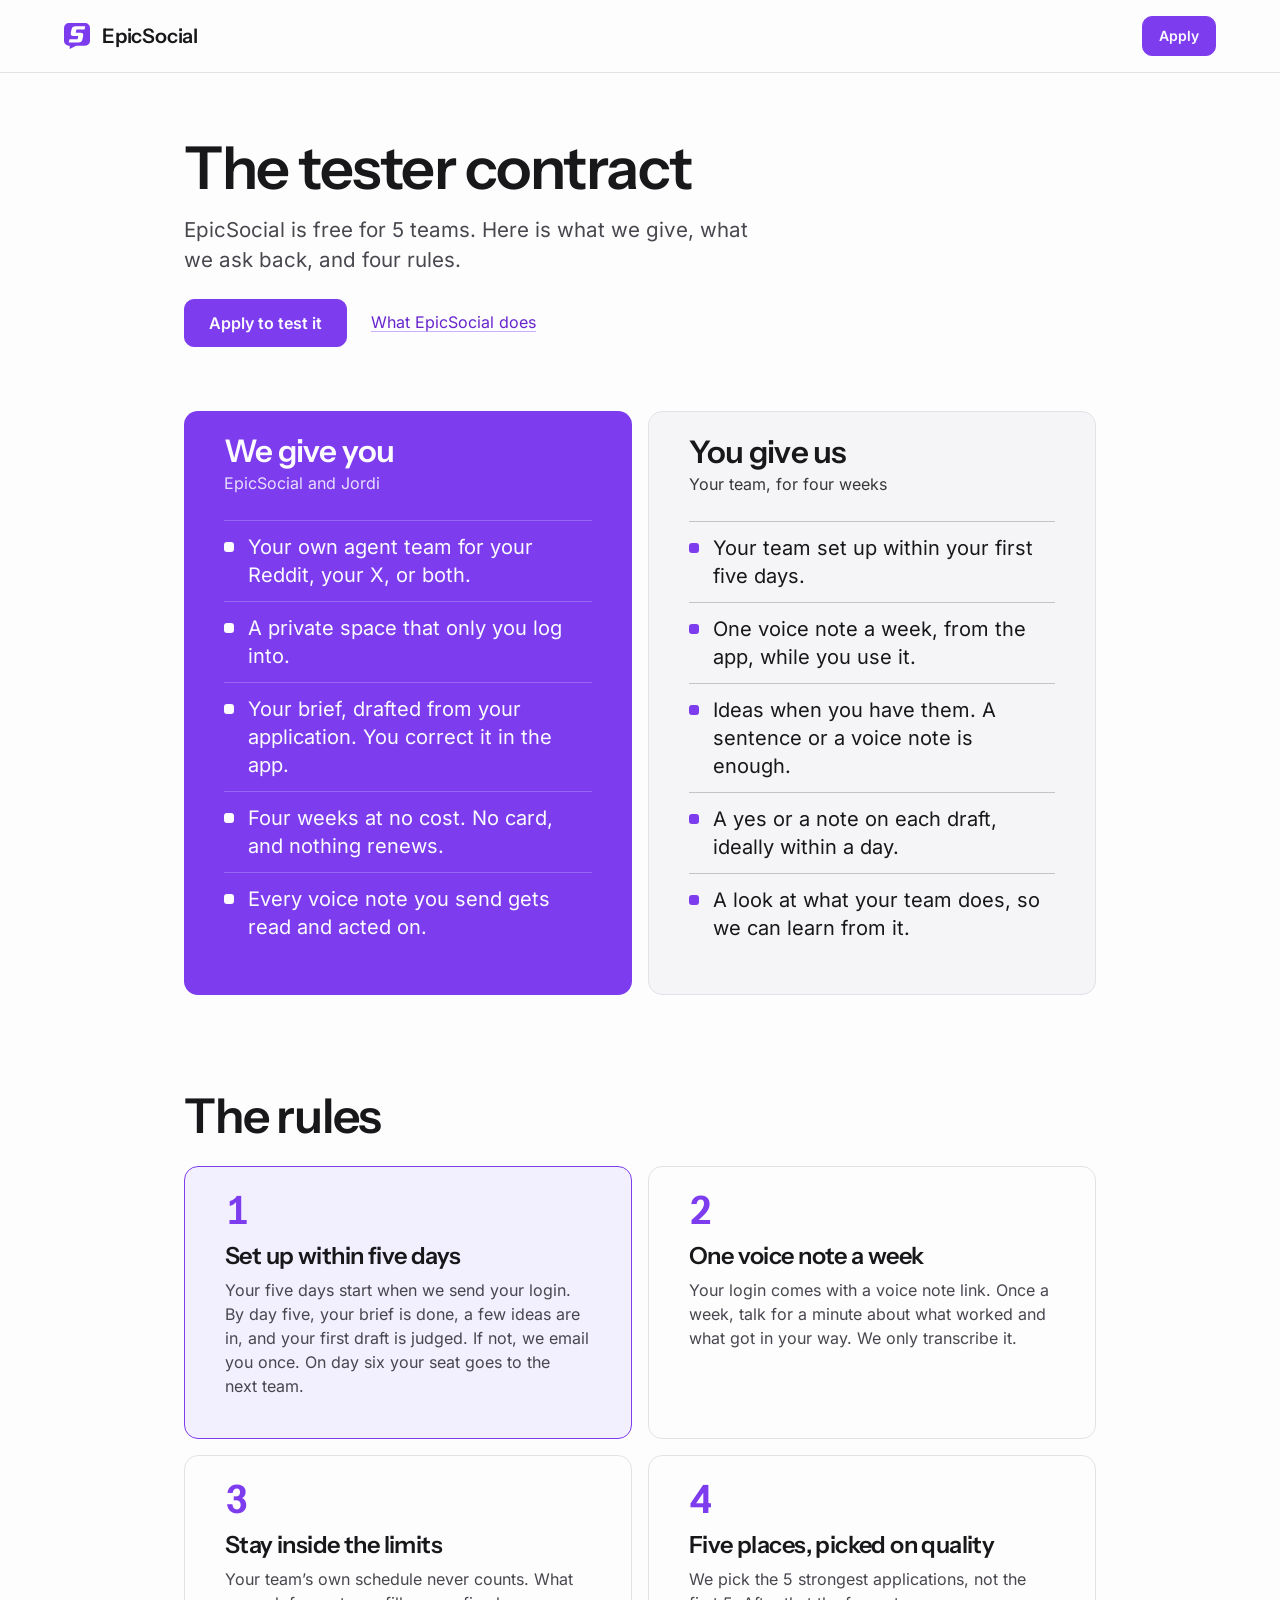
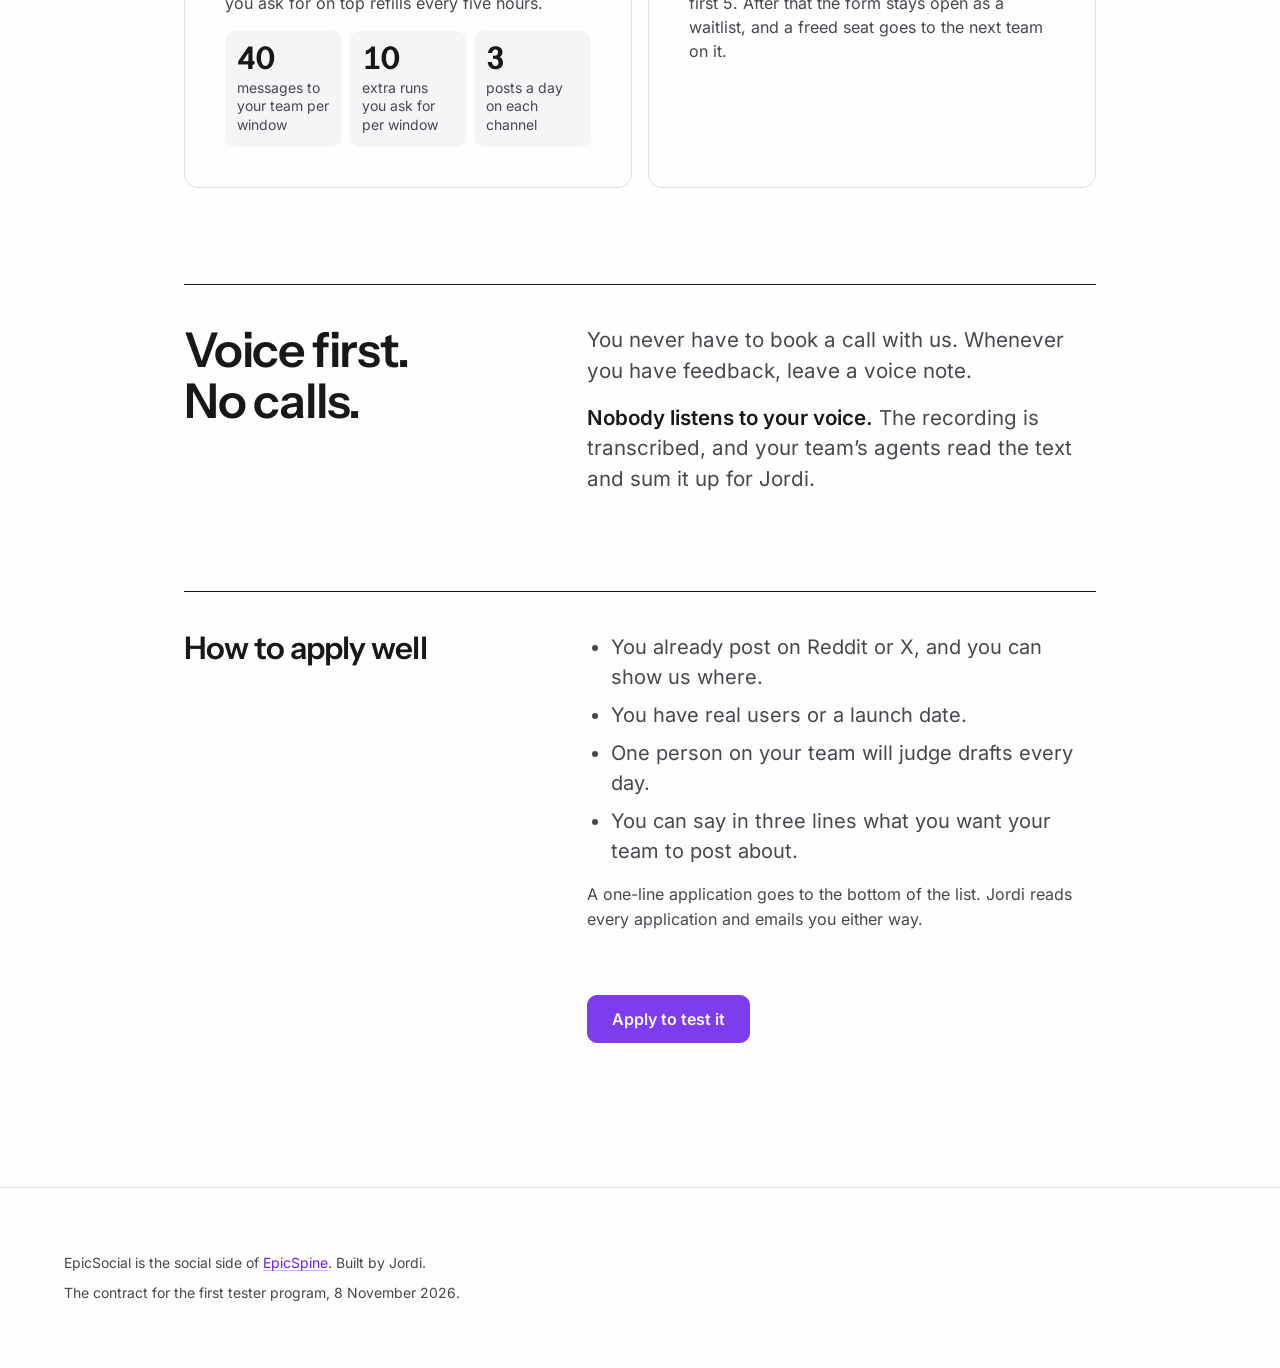
<file: testers/terms/index.html>
<!DOCTYPE html>
<html lang="en">
<head>
<meta charset="utf-8">
<meta name="viewport" content="width=device-width,initial-scale=1">
<title>EpicSocial testers: the contract</title>
<!-- agent_team E46-S18 (Jordi E73-A6, 8 Nov 2026: "Let's start with 5 testers first"): the terms of the free tester program at one URL.
     Iteration 2 (his voice note vn_27afac4e, 8 Nov 16:36Z): the terms as a visual contract, "we're going to give you this, and then in exchange we
     expect you to provide that. And then these are the rules"; voice first, one voice note a week through the feedback link (E46-S20), no calls. -->
<link rel="icon" href="/favicon-social.svg" type="image/svg+xml">
<link rel="icon" href="/favicon-32-social.png" type="image/png" sizes="32x32">
<link rel="icon" href="/favicon-16-social.png" type="image/png" sizes="16x16">
<link rel="apple-touch-icon" href="/apple-touch-icon-social.png">
<meta name="description" content="The EpicSocial tester contract: free for 5 teams. What we give, what we ask in return, and the rules: set up within five days, one voice note a week, no calls.">
<meta property="og:title" content="EpicSocial testers: the contract">
<meta property="og:description" content="Free for 5 teams. Set up within five days, leave one voice note a week. No calls.">
<meta property="og:image" content="https://epicspine.dev/testers/shots/pipeline.png">
<meta name="twitter:card" content="summary_large_image">
<link rel="canonical" href="https://epicspine.dev/testers/terms/">
<link rel="preload" href="../fonts/instrument-sans-600.woff2" as="font" type="font/woff2" crossorigin>
<link rel="stylesheet" href="../page.css">
<style>
/* Hallmark · redesign of the terms as a visual contract (E46-S18 iteration 2) · theme: the testers page's brand (page.css tokens) · signature: the two sides of the deal, side by side, then the four rules as numbered tiles
 * critique: P4 H4 E4 S4 R4 V4 · weakest: E, a contract page has little to show; the colour split of the two sides and the rule numbers carry it */
.terms { padding-block: var(--space-2xl) 0; }
.terms .container { max-width: 1040px; }
.terms h1 { font-size: var(--text-display-s); max-width: 18ch; overflow-wrap: break-word; min-width: 0; }
.terms .lead { margin-top: var(--space-md); color: var(--color-ink-2); max-width: 46ch; font-size: var(--text-lead); }
.hero-act { margin-top: var(--space-lg); display: flex; align-items: center; gap: var(--space-lg); flex-wrap: wrap; }

/* the two sides */
.sides { margin-top: var(--space-2xl); display: grid; grid-template-columns: repeat(2, minmax(0, 1fr)); gap: var(--space-md); }
.side { border-radius: var(--radius-card); padding: var(--space-lg) var(--space-xl) var(--space-xl); }
.side--we { background: var(--color-accent); color: var(--color-accent-ink); }
.side--you { background: var(--color-paper-2); border: var(--rule-hair) solid var(--color-rule); color: var(--color-ink); }
.side h2 { font-size: var(--text-2xl); color: inherit; overflow-wrap: break-word; min-width: 0; }
.side .who { margin-top: var(--space-2xs); font-size: var(--text-md); opacity: 0.85; }
.side ul { list-style: none; margin: var(--space-lg) 0 0; padding: 0; }
.side li { position: relative; padding: var(--space-sm) 0 var(--space-sm) var(--space-lg); font-size: var(--text-lg); line-height: 1.4; border-top: var(--rule-hair) solid color-mix(in oklab, currentColor 22%, transparent); }
.side li::before { content: ""; position: absolute; left: 0; top: calc(var(--space-sm) + 0.45em); width: 10px; height: 10px; border-radius: 3px; background: currentColor; }
.side--you li::before { background: var(--color-accent); }

/* the rules */
.rules-h { margin-top: var(--space-3xl); font-size: var(--text-section); overflow-wrap: break-word; min-width: 0; }
.rules { list-style: none; margin: var(--space-lg) 0 0; padding: 0; display: grid; grid-template-columns: repeat(2, minmax(0, 1fr)); gap: var(--space-md); }
.rule { border: var(--rule-hair) solid var(--color-rule); border-radius: var(--radius-card); padding: var(--space-lg) var(--space-xl) var(--space-xl); background: var(--color-paper); }
.rule--lead { border-color: var(--color-accent); background: var(--color-accent-wash); }
.rule .n { display: block; font: 600 var(--text-3xl)/1 var(--font-display); color: var(--color-accent); font-variant-numeric: tabular-nums; }
.rule h3 { margin-top: var(--space-sm); font-size: var(--text-title); }
.rule p { margin-top: var(--space-xs); font-size: var(--text-md); line-height: 1.5; color: var(--color-ink-2); }
.lim { display: grid; grid-template-columns: repeat(3, minmax(0, 1fr)); gap: var(--space-xs); margin-top: var(--space-md); }
.lim div { background: var(--color-paper-2); border-radius: var(--radius-input); padding: var(--space-sm); }
.lim b { display: block; font: 600 var(--text-2xl)/1 var(--font-display); color: var(--color-ink); font-variant-numeric: tabular-nums; }
.lim span { display: block; margin-top: var(--space-2xs); font-size: var(--text-sm); line-height: 1.35; color: var(--color-ink-2); }

/* voice first */
.voice { margin-top: var(--space-3xl); display: grid; grid-template-columns: minmax(0, 5fr) minmax(0, 7fr); gap: var(--space-xl); align-items: start; border-top: var(--rule-hair) solid var(--color-ink); padding-top: var(--space-xl); }
.voice h2 { font-size: var(--text-section); overflow-wrap: break-word; min-width: 0; }
.voice p { font-size: var(--text-lead); line-height: 1.5; color: var(--color-ink-2); }
.voice p + p { margin-top: var(--space-md); }
.voice b { color: var(--color-ink); }

/* applying */
.apply-well { margin-top: var(--space-3xl); display: grid; grid-template-columns: minmax(0, 5fr) minmax(0, 7fr); gap: var(--space-xl); border-top: var(--rule-hair) solid var(--color-ink); padding-top: var(--space-xl); }
.apply-well h2 { font-size: var(--text-2xl); overflow-wrap: break-word; min-width: 0; }
.apply-well ul { margin: 0; padding-left: var(--space-lg); }
.apply-well li { font-size: var(--text-lg); line-height: 1.5; color: var(--color-ink-2); }
.apply-well li + li { margin-top: var(--space-xs); }
.apply-well p { margin-top: var(--space-md); color: var(--color-ink-2); }
.cta { margin-top: var(--space-2xl); display: flex; align-items: center; gap: var(--space-lg); flex-wrap: wrap; }

@media (max-width: 60rem) {
  .sides, .rules, .voice, .apply-well { grid-template-columns: minmax(0, 1fr); }
  .voice, .apply-well { gap: var(--space-md); }
}
@media (max-width: 40rem) {
  .side, .rule { padding: var(--space-lg); }
  .side li { font-size: var(--text-md); }
  .voice p { font-size: var(--text-md); }
  .lim { grid-template-columns: minmax(0, 1fr); }
  .lim div { display: flex; align-items: baseline; gap: var(--space-sm); }
  .lim span { margin-top: 0; }
}
</style>
</head>
<body>
<header class="nav">
  <div class="container">
    <a class="wordmark" href="/testers/"><svg viewBox="0 0 32 32" aria-hidden="true"><g fill="#7c3bed"><path d="M6 0h20a6 6 0 0 1 6 6v16a6 6 0 0 1-6 6H15l-8 4v-4H6a6 6 0 0 1-6-6V6a6 6 0 0 1 6-6z"/></g><g fill="#fff"><g transform="translate(2.98 0) skewX(-12)"><path d="M8 8A4 4 0 0 1 12 4L24 4L24 8L14 8L14 12L20 12A4 4 0 0 1 24 16L24 20A4 4 0 0 1 20 24L8 24L8 20L18 20L18 16L12 16A4 4 0 0 1 8 12Z"/></g></g></svg>EpicSocial</a>
    <a class="btn btn--small" href="../#signup">Apply</a>
  </div>
</header>

<main class="terms">
  <div class="container">
    <h1>The tester contract</h1>
    <p class="lead">EpicSocial is free for 5 teams. Here is what we give, what we ask back, and four rules.</p>
    <div class="hero-act">
      <a class="btn" href="../#signup">Apply to test it</a>
      <a class="textlink" href="../">What EpicSocial does</a>
    </div>

    <div class="sides">
      <section class="side side--we" aria-labelledby="we-h">
        <h2 id="we-h">We give you</h2>
        <p class="who">EpicSocial and Jordi</p>
        <ul>
          <li>Your own agent team for your Reddit, your X, or both.</li>
          <li>A private space that only you log into.</li>
          <li>Your brief, drafted from your application. You correct it in the app.</li>
          <li>Four weeks at no cost. No card, and nothing renews.</li>
          <li>Every voice note you send gets read and acted on.</li>
        </ul>
      </section>
      <section class="side side--you" aria-labelledby="you-h">
        <h2 id="you-h">You give us</h2>
        <p class="who">Your team, for four weeks</p>
        <ul>
          <li>Your team set up within your first five days.</li>
          <li>One voice note a week, from the app, while you use it.</li>
          <li>Ideas when you have them. A sentence or a voice note is enough.</li>
          <li>A yes or a note on each draft, ideally within a day.</li>
          <li>A look at what your team does, so we can learn from it.</li>
        </ul>
      </section>
    </div>

    <h2 class="rules-h">The rules</h2>
    <ol class="rules">
      <li class="rule rule--lead">
        <span class="n">1</span>
        <h3>Set up within five days</h3>
        <p>Your five days start when we send your login. By day five, your brief is done, a few ideas are in, and your first draft is judged. If not, we email you once. On day six your seat goes to the next team.</p>
      </li>
      <li class="rule">
        <span class="n">2</span>
        <h3>One voice note a week</h3>
        <p>Your login comes with a voice note link. Once a week, talk for a minute about what worked and what got in your way. We only transcribe it.</p>
      </li>
      <li class="rule">
        <span class="n">3</span>
        <h3>Stay inside the limits</h3>
        <p>Your team’s own schedule never counts. What you ask for on top refills every five hours.</p>
        <div class="lim">
          <div><b>40</b><span>messages to your team per window</span></div>
          <div><b>10</b><span>extra runs you ask for per window</span></div>
          <div><b>3</b><span>posts a day on each channel</span></div>
        </div>
      </li>
      <li class="rule">
        <span class="n">4</span>
        <h3>Five places, picked on quality</h3>
        <p>We pick the 5 strongest applications, not the first 5. After that the form stays open as a waitlist, and a freed seat goes to the next team on it.</p>
      </li>
    </ol>

    <section class="voice" aria-labelledby="voice-h">
      <h2 id="voice-h">Voice first. No calls.</h2>
      <div>
        <p>You never have to book a call with us. Whenever you have feedback, leave a voice note.</p>
        <p><b>Nobody listens to your voice.</b> The recording is transcribed, and your team’s agents read the text and sum it up for Jordi.</p>
      </div>
    </section>

    <section class="apply-well" aria-labelledby="apply-h">
      <h2 id="apply-h">How to apply well</h2>
      <div>
        <ul>
          <li>You already post on Reddit or X, and you can show us where.</li>
          <li>You have real users or a launch date.</li>
          <li>One person on your team will judge drafts every day.</li>
          <li>You can say in three lines what you want your team to post about.</li>
        </ul>
        <p>A one-line application goes to the bottom of the list. Jordi reads every application and emails you either way.</p>
        <div class="cta">
          <a class="btn" href="../#signup">Apply to test it</a>
        </div>
      </div>
    </section>
  </div>
</main>

<footer class="foot">
  <div class="container">
    <p>EpicSocial is the social side of <a class="textlink" href="https://epicspine.dev/">EpicSpine</a>. Built by Jordi.</p>
    <p>The contract for the first tester program, 8 November 2026.</p>
  </div>
</footer>
<!-- page view counter (agent_team E46-S17, E80-S2), as on the testers page: no cookie, nothing about the visitor kept; keeps ?s= on links to our other pages. --><script>(function(){var q=new URLSearchParams(location.search),s=(q.get("s")||"").slice(0,40),r="";try{r=document.referrer?new URL(document.referrer).hostname.replace(/^www\./,""):""}catch(e){}var i=new Image(1,1);i.referrerPolicy="no-referrer";i.src="https://signup.alpha9.io/api/public/pv?p=/testers/terms/&h="+encodeURIComponent(location.hostname)+(s?"&s="+encodeURIComponent(s):"")+(r?"&r="+encodeURIComponent(r):"");if(s)document.querySelectorAll("a[href]").forEach(function(a){var v=a.getAttribute("href");if(v.charAt(0)==="#")return;try{var h=new URL(v,location.href);if(h.hostname!==location.hostname||h.searchParams.has("s"))return;h.searchParams.set("s",s);a.setAttribute("href",h.pathname+h.search+h.hash)}catch(e){}})})();</script>
</body>
</html>
</file>
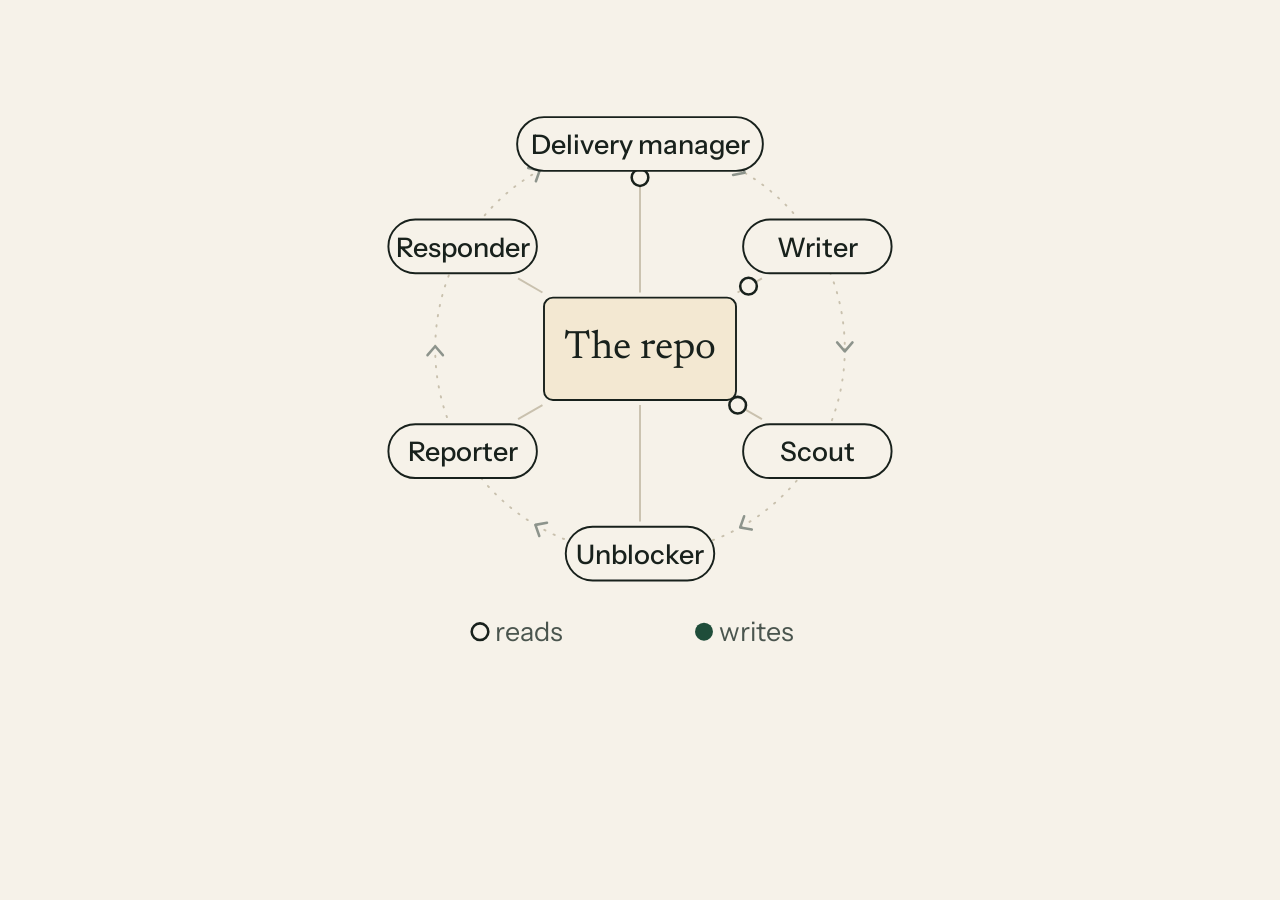
<file: explainer/embed.html>
<!doctype html>
<html lang="en">
<head>
<meta charset="utf-8">
<meta name="viewport" content="width=device-width, initial-scale=1">
<title>EpicTeam: one step of the explainer</title>
<link rel="canonical" href="https://epicspine.dev/explainer/">
<link rel="stylesheet" href="page.css">
</head>
<body style="background:var(--bg)">
<div id="one" style="max-width:640px;margin:0 auto;padding:16px"></div>
<script src="paper.js"></script>
<script src="scenes.js"></script>
<script>
  var id = (/[?&]s=([a-z]+)/.exec(location.search) || [])[1] || "readwrite";
  document.getElementById("one").setAttribute("data-scene", id);
</script>
<script src="live.js"></script>
<!-- page view counter (agent_team E78-S10): counts a visit to this scene as one view of /explainer/ only when opened as its own page, never inside a frame. No cookie, nothing about the visitor kept. --><script>(function(){try{if(window.top!==window.self)return}catch(e){return}var t=/[?&]s=TEST(&|$)/.test(location.search),r="";try{r=document.referrer?new URL(document.referrer).hostname.replace(/^www\./,""):""}catch(e){}var i=new Image(1,1);i.referrerPolicy="no-referrer";i.src="https://signup.alpha9.io/api/public/pv?p=/explainer/&h="+encodeURIComponent(location.hostname)+(t?"&s=TEST":"")+(r?"&r="+encodeURIComponent(r):"")})();</script>
</body>
</html>
</file>
<file: paper/paper.css>
/* Paper deck: the team's deck and page style (agent_team skill paper-deck, E53-S7), brand-neutral.
   Spec: the paper-deck SKILL.md. The tokens between the markers come from the shared brand file
   video/library/brands/paper.json (`deck.tokens`); `python3 <skill>/scripts/paper_deck.py tokens <deck dir>` rewrites them.
   Change a brand by changing tokens only, never the patterns below. Fonts (OFL): self-hosted from fonts/. */
@font-face { font-family: "Newsreader"; font-weight: 400; font-display: swap; src: url("fonts/newsreader-400.ttf") format("truetype"); }
@font-face { font-family: "Newsreader"; font-weight: 500; font-display: swap; src: url("fonts/newsreader-500.ttf") format("truetype"); }
@font-face { font-family: "Instrument Sans"; font-weight: 400; font-display: swap; src: url("fonts/instrument-sans-400.ttf") format("truetype"); }
@font-face { font-family: "Instrument Sans"; font-weight: 500; font-display: swap; src: url("fonts/instrument-sans-500.ttf") format("truetype"); }
@font-face { font-family: "Instrument Sans"; font-weight: 600; font-display: swap; src: url("fonts/instrument-sans-600.ttf") format("truetype"); }
:root {
  /* tokens:begin paper */
  --bg: #f6f2e9;
  --stage: #e9e3d5;
  --stage-2: #ded6c4;
  --ink: #18211c;
  --muted: #4a554e;
  --faint: #8d948c;
  --line: #c9c1ae;
  --accent: #1f4d3a;
  --accent-soft: #cfe0d4;
  --accent-ink: #f6f2e9;
  --warn: #8a4b1c;
  --serif: "Newsreader", Georgia, "Times New Roman", serif;
  --sans: "Instrument Sans", system-ui, sans-serif;
  /* tokens:end */
  --max: 76rem;
  --edge: clamp(1.25rem, 4vw, 3rem);
}

/* base */
html, body { overflow-x: clip; margin: 0; background: var(--bg); color: var(--ink); }
html { scroll-snap-type: y proximity; scroll-behavior: smooth; }
body { font: 400 1.1875rem/1.55 var(--serif); -webkit-font-smoothing: antialiased; }
a { color: inherit; text-underline-offset: 3px; text-decoration-thickness: 1px; }
a:focus-visible, button:focus-visible { outline: 2px solid var(--accent); outline-offset: 3px; }
@media (prefers-reduced-motion: reduce) { html { scroll-behavior: auto; } }

/* slides: one idea per screen */
.slide { min-height: 100svh; box-sizing: border-box; scroll-snap-align: start; display: flex; align-items: center; padding: 4.5rem var(--edge) 4rem; border-bottom: 1px solid var(--line); }
.in { width: 100%; max-width: var(--max); margin: 0 auto; }
.no { font: 400 0.95rem var(--sans); color: var(--faint); margin: 0 0 1.25rem; }
.no .tag { margin-left: 0.5rem; vertical-align: 0.05em; }
h1, h2 { font-family: var(--serif); font-weight: 400; letter-spacing: -0.015em; margin: 0 0 1rem; text-wrap: balance; overflow-wrap: break-word; min-width: 0; }
h1 { font-size: clamp(2.8rem, 6.4vw, 5.6rem); line-height: 1.02; max-width: 14ch; }
h2 { font-size: clamp(2rem, 3.8vw, 3.3rem); line-height: 1.08; max-width: 22ch; }
h3 { font: 500 1.3rem var(--serif); margin: 0 0 0.4rem; }
.lede { font-size: clamp(1.2rem, 1.8vw, 1.45rem); color: var(--muted); max-width: 40ch; margin: 0 0 1.5rem; }
.small { font: 400 0.95rem/1.5 var(--sans); color: var(--muted); }
.tag { display: inline-block; font: 500 0.875rem var(--sans); padding: 0.2rem 0.6rem; border-radius: 999px; border: 1px solid var(--line); color: var(--muted); }
.tag.today { border-color: var(--warn); color: var(--warn); }
.tag.soon { border-color: var(--accent); color: var(--accent); }

/* grid: 12 columns in effect, used as 5/7 or 7/5 splits, 4 or 3 equal columns */
.split { display: grid; grid-template-columns: minmax(0, 5fr) minmax(0, 7fr); gap: clamp(2rem, 4vw, 4rem); align-items: center; }
.split.rev { grid-template-columns: minmax(0, 7fr) minmax(0, 5fr); }
.cols4, .cols3 { list-style: none; padding: 0; margin: 2.25rem 0 0; display: grid; gap: 2rem; border-top: 1px solid var(--ink); font: 400 0.98rem/1.5 var(--sans); color: var(--muted); }
.cols4 { grid-template-columns: repeat(4, minmax(0, 1fr)); }
.cols3 { grid-template-columns: repeat(3, minmax(0, 1fr)); }
.cols4 > *, .cols3 > * { padding-top: 1.25rem; }
.cols4 b, .cols3 b { display: block; font: 500 1.35rem/1.2 var(--serif); color: var(--ink); margin-bottom: 0.5rem; }
.cols4 .k, .cols3 .k { display: block; font: 500 0.9rem var(--sans); color: var(--accent); }
@media (max-width: 900px) {
  .split, .split.rev, .cols3 { grid-template-columns: minmax(0, 1fr); }
  .cols4 { grid-template-columns: minmax(0, 1fr) minmax(0, 1fr); }
}

/* facts: a ruled list beside a figure */
.facts { list-style: none; padding: 0; margin: 1.5rem 0 0; font: 400 1rem/1.5 var(--sans); color: var(--muted); }
.facts li { padding: 0.6rem 0; border-top: 1px solid var(--line); }
.facts b { color: var(--ink); font-weight: 500; }

/* table: ink rule under the head, hairlines between rows, serif first column */
table { width: 100%; border-collapse: collapse; font: 400 1rem/1.45 var(--sans); }
th { text-align: left; font: 500 0.95rem var(--sans); color: var(--muted); padding: 0 1rem 0.6rem 0; border-bottom: 1px solid var(--ink); }
td { padding: 0.85rem 1rem 0.85rem 0; border-bottom: 1px solid var(--line); vertical-align: top; }
td:first-child { font: 500 1.1rem var(--serif); width: 16%; }

/* screens: a flat stage, never fake browser chrome or shadows */
.shot { background: var(--stage); border-radius: 6px; padding: clamp(0.75rem, 2vw, 1.5rem); margin: 0; }
.shot img { display: block; width: 100%; height: auto; border-radius: 3px; }
.shot figcaption { font: 400 0.88rem/1.45 var(--sans); color: var(--muted); margin-top: 0.7rem; }
.screen { background: var(--bg); border-radius: 4px; font: 400 0.95rem/1.45 var(--sans); overflow: hidden; }

/* phone: the one device frame allowed, for a messaging app */
.phone { width: min(100%, 23rem); margin: 0 auto; border: 9px solid var(--ink); border-radius: 28px; overflow: hidden; display: flex; flex-direction: column; height: min(72svh, 40rem); box-sizing: border-box; background: var(--stage); font: 400 0.85rem/1.4 var(--sans); }
.phone-top { padding: 0.9rem 1rem 0.6rem; border-bottom: 1px solid var(--line); background: var(--bg); }
.phone-top b { display: block; font: 500 1rem var(--serif); }
.phone-top small { color: var(--muted); font-size: 0.75rem; }
.chat { flex: 1; display: flex; flex-direction: column; justify-content: flex-end; gap: 0.45rem; padding: 0.7rem; overflow: hidden; }
.b { max-width: 84%; padding: 0.5rem 0.7rem; border-radius: 10px; white-space: pre-line; overflow-wrap: anywhere; }
.b.me { align-self: flex-end; background: var(--accent); color: var(--accent-ink); border-bottom-right-radius: 3px; }
.b.them { align-self: flex-start; background: var(--bg); border-bottom-left-radius: 3px; }
.typing { display: none; align-self: flex-start; gap: 0.25rem; background: var(--bg); border-radius: 10px; padding: 0.55rem 0.7rem; }
.typing i { width: 0.4rem; height: 0.4rem; border-radius: 50%; background: var(--faint); animation: dot 1s infinite; }
.typing i:nth-child(2) { animation-delay: .15s; } .typing i:nth-child(3) { animation-delay: .3s; }
@keyframes dot { 0%, 60%, 100% { opacity: .35; transform: none; } 30% { opacity: 1; transform: translateY(-2px); } }

/* graph: ink tree lines, dashed links, dark topic nodes, one accent */
svg.g { width: 100%; height: auto; display: block; }
svg.g line { stroke: var(--ink); stroke-width: 1.2; opacity: 0.55; }
svg.g line.link { stroke: var(--muted); stroke-dasharray: 4 5; opacity: 0.6; }
svg.g circle { fill: var(--bg); stroke: var(--ink); stroke-width: 1.4; }
svg.g .topic circle { fill: var(--ink); }
svg.g text { font: 400 16px var(--sans); fill: var(--ink); }
svg.g .topic text { font: 500 19px var(--serif); }
svg.g .on circle, svg.g .new circle { fill: var(--accent); stroke: var(--accent); }
svg.g .on circle.halo { fill: var(--accent-soft); stroke: none; }
svg.g .on text, svg.g .new text { font-weight: 600; }
svg.g .pct { font: 600 17px var(--sans); fill: var(--accent); }
svg.g line.new { stroke: var(--accent); stroke-width: 2.4; opacity: 1; stroke-dasharray: none; }
svg.g circle.ring { fill: none; stroke: var(--accent); stroke-width: 2; opacity: 0; }

/* ranked results with strength bars */
.query { display: flex; align-items: center; gap: 0.6rem; border: 1.5px solid var(--accent); border-radius: 999px; padding: 0.55rem 1.1rem; font-family: var(--sans); background: var(--bg); margin-bottom: 0.5rem; }
.query .t { color: var(--faint); font-size: 0.85rem; margin-left: auto; }
.query .caret { display: none; }
.results { list-style: none; padding: 0; margin: 0; font-family: var(--sans); }
.results li { display: grid; grid-template-columns: 1.6rem minmax(0, 1fr) 4.5rem 3rem; gap: 0.75rem; align-items: center; padding: 0.7rem 0; border-bottom: 1px solid var(--line); }
.results .rank { color: var(--faint); font-size: 0.9rem; }
.results small { display: block; color: var(--muted); font-size: 0.82rem; }
.results .bar { height: 6px; background: var(--stage-2); border-radius: 3px; overflow: hidden; }
.results .bar span { display: block; height: 100%; width: var(--w); background: var(--accent); }
.results .p { font-weight: 600; text-align: right; }

/* cards: three at most, the chosen one gets the accent rule */
.cards { display: grid; grid-template-columns: repeat(3, minmax(0, 1fr)); gap: 1.25rem; margin-top: 2rem; }
.cards article { border: 1px solid var(--line); border-radius: 6px; padding: 1.5rem 1.4rem; font: 400 0.98rem/1.5 var(--sans); color: var(--muted); }
.cards article.pick { border-color: var(--accent); box-shadow: inset 0 0 0 1px var(--accent); }
.cards h3 { font: 500 1.05rem var(--sans); color: var(--ink); margin: 0 0 0.6rem; }
.cards .amt { font: 400 clamp(2.4rem, 4vw, 3.3rem)/1 var(--serif); color: var(--ink); margin: 0 0 0.9rem; letter-spacing: -0.02em; }
.cards .amt small { font: 400 0.95rem var(--sans); color: var(--muted); letter-spacing: 0; }
.cards p { margin: 0; }
@media (max-width: 900px) { .cards { grid-template-columns: minmax(0, 1fr); } }

/* closing band: the only full-accent slide, one action */
.slide.close { background: var(--accent); color: var(--accent-ink); }
.close h2, .close .no { color: var(--accent-ink); }
.close .lede { color: var(--accent-soft); }
.close .box { border: 1px solid var(--accent-soft); border-radius: 6px; padding: 1.5rem 1.75rem; font: 400 1.05rem/1.55 var(--sans); max-width: 46rem; }
.close .box b { font: 500 1.35rem var(--serif); display: block; margin-bottom: 0.4rem; }
.foot { font: 400 0.9rem/1.6 var(--sans); color: var(--muted); padding: 2rem var(--edge); max-width: var(--max); margin: 0 auto; }

/* scenes (scenes.js). Steps hide only under .scene.js, so without script every scene shows its final frame. */
.scene.js .st { transition: opacity .45s ease, transform .45s ease; }
.scene.js .st:not(.go) { opacity: 0; transform: translateY(8px); }
.scene.js .chat > .st:not(.go) { display: none; }
.scene.js .typing.go { display: flex; }
.scene.js.fade .chat, .scene.js.fade .results, .scene.js.fade .panel { opacity: 0; transition: opacity .5s ease; }
/* a node joins the graph: the line draws itself, the node fades in, a ring pulses */
.scene.js svg.g line.new { stroke-dasharray: var(--len); stroke-dashoffset: var(--len); transition: stroke-dashoffset .9s ease; }
.scene.js svg.g line.new.go { stroke-dashoffset: 0; }
.scene.js svg.g .new { transition: opacity .6s ease; }
.scene.js svg.g .new:not(.go) { opacity: 0; }
.scene.js svg.g .new.go circle.ring { transform-box: fill-box; transform-origin: center; animation: ring 1.6s ease-out infinite; }
@keyframes ring { from { opacity: .9; transform: scale(.4); } to { opacity: 0; transform: scale(1.6); } }
/* retrieval lights up: nodes fill in rank order, halos grow, bars fill, percentages count */
.scene.js .query .caret { display: inline-block; width: 1.5px; height: 1.05em; background: var(--accent); vertical-align: -0.15em; animation: caret 1s steps(1) infinite; }
.scene.js.q .query .caret { display: none; }
@keyframes caret { 50% { opacity: 0; } }
.scene.js .query .t { transition: opacity .4s; }
.scene.js .query .t:not(.go) { opacity: 0; }
.scene.js svg.g .on circle { transition: fill .4s, stroke .4s; }
.scene.js svg.g .on:not(.go) circle { fill: var(--bg); stroke: var(--ink); }
.scene.js svg.g .on circle.halo { transform-box: fill-box; transform-origin: center; transition: opacity .5s, transform .6s ease-out; }
.scene.js svg.g .on:not(.go) circle.halo { opacity: 0; transform: scale(.3); }
.scene.js svg.g .on:not(.go) .pct { opacity: 0; }
.scene.js svg.g .on:not(.go) text { font-weight: 400; }
.scene.js .results li { transition: opacity .45s ease, transform .45s ease; }
.scene.js .results li:not(.go) { opacity: 0; transform: translateY(6px); }
.scene.js .results .bar span { transition: width .9s cubic-bezier(.2, .7, .2, 1); }
.scene.js .results li:not(.go) .bar span { width: 0; }
</file>
<file: home.css>
/* Hallmark · pre-emit critique: P4 H4 E4 S4 R4 V3 · weakest: V, the look is the team's paper deck by Jordi's pick, so it shares its ground with our decks on purpose; each of the seven gets its own scene of the product doing it · copy: verbatim */
/* Hallmark · answered F15 · the cover runs a wider gap than the four columns because its hand-off scene needs the room */
/* Hallmark · waive 26b · not a form control, no aria-disabled anywhere · the Copy button on the install band is the one control and this page never disables it */
/* epicspine.dev home, E43-S6 round 6 of 2026-11-08: the team's deck paper (Jordi's pick on E43-A2, look 1).
   paper/paper.css is the paper-deck kit unchanged (tokens from agent_team video/library/brands/paper.json);
   this file only adds this page's patterns, in the kit's tokens: no new colour, no shadow, no gradient. */

/* the top bar sits on the cover */
.top { position: absolute; inset: 0 0 auto 0; padding: 1.4rem var(--edge); z-index: 2; }
.top .in { display: flex; justify-content: space-between; align-items: center; gap: 1.5rem; }
.word { display: inline-flex; align-items: center; gap: 0.55rem; font: 500 1.35rem var(--serif); text-decoration: none; color: var(--ink); }
.mark { fill: var(--ink); }
.mark .c { fill: var(--accent); }
.top nav { display: flex; align-items: center; gap: 1.6rem; font: 400 0.98rem var(--sans); }
.top nav a { text-decoration: none; color: var(--muted); }
.top nav a:hover { color: var(--ink); text-decoration: underline; }
.top nav a.go { color: var(--ink); border: 1px solid var(--ink); border-radius: 999px; padding: 0.35rem 0.9rem; }
.top nav a.go:hover { background: var(--ink); color: var(--bg); text-decoration: none; }

/* a page, not a deck: only the cover fills the screen, the rest take the room they need and do not snap */
html { scroll-snap-type: none; }
.slide { min-height: 0; padding-top: clamp(4.5rem, 9vw, 7.5rem); padding-bottom: clamp(4.5rem, 9vw, 7.5rem); }
.slide.cover { min-height: 100svh; padding-top: 6rem; padding-bottom: 4rem; }

/* cover */
@media (min-width: 901px) { .cover .split { grid-template-columns: minmax(0, 6fr) minmax(0, 6fr); } }
.cover h1 { max-width: 16ch; font-size: clamp(2.6rem, 5.2vw, 4.7rem); }
.act { display: flex; align-items: center; gap: 1.25rem; flex-wrap: wrap; margin-top: 2rem; }
.btn { display: inline-flex; align-items: center; min-height: 3rem; padding: 0 1.4rem; border-radius: 6px; background: var(--accent); color: var(--accent-ink); font: 500 1.02rem var(--sans); text-decoration: none; transition: background-color .15s ease, transform .15s ease; }
.btn:hover { background: var(--ink); }
.btn:active { transform: translateY(1px); }
.act .small { max-width: 24ch; }

/* a scene's screen: rows, a plan, a note, chat bubbles */
.handoff, .pane { display: grid; gap: 0.7rem; padding: 1.1rem; font: 400 0.98rem/1.45 var(--sans); }
.who { font: 500 0.85rem var(--sans); color: var(--muted); margin: 0.4rem 0 0; }
.ended { font: 400 0.88rem var(--sans); color: var(--muted); text-align: center; border-top: 1px solid var(--line); padding-top: 0.6rem; margin: 0.2rem 0; }
.plan, .note, .try { background: var(--stage); border-radius: 4px; padding: 0.8rem 1rem; }
.plan b, .note b, .try b { display: block; font: 500 1.05rem var(--serif); color: var(--ink); margin-bottom: 0.35rem; }
.plan ol { margin: 0; padding-left: 1.3rem; color: var(--muted); }
.plan li.done { color: var(--ink); }
.plan li.done::after { content: "  done"; color: var(--muted); }
.plan li.next, .note .hl { color: var(--accent); font-weight: 600; }
.note p, .try p { margin: 0; color: var(--muted); }
.handoff .b, .pane .b { white-space: normal; max-width: 88%; }
.handoff .b.them, .pane .b.them { background: var(--stage); }
.chat-col { display: flex; flex-direction: column; gap: 0.5rem; }
.cap { font: 500 0.85rem var(--sans); color: var(--muted); margin: 0; }
.pane-row { display: flex; justify-content: space-between; gap: 1rem; padding: 0.55rem 0.8rem; background: var(--stage); border-radius: 4px; }
.yes { color: var(--accent); font-weight: 600; }
.off { color: var(--muted); text-decoration: line-through; }
.files ul { list-style: none; margin: 0.35rem 0 0; padding: 0; }
.files li { padding: 0.3rem 0 0.3rem 1.1rem; border-top: 1px solid var(--line); position: relative; color: var(--muted); }
.files li::before { content: ""; position: absolute; left: 0; top: 0.75rem; width: 0.5rem; height: 0.35rem; border: 1px solid var(--faint); border-radius: 1px; }
.files li.on-file { color: var(--ink); font-weight: 500; }
.chips { display: flex; flex-wrap: wrap; gap: 0.5rem; }
.chip { font: 500 0.9rem var(--sans); padding: 0.3rem 0.75rem; border-radius: 999px; border: 1px solid var(--line); color: var(--muted); }
.chip.pick { border-color: var(--accent); color: var(--accent); box-shadow: inset 0 0 0 1px var(--accent); }
.scene.js .chip.pick:not(.go) { opacity: 1; transform: none; border-color: var(--line); color: var(--muted); box-shadow: none; }
.tasks { list-style: none; margin: 0; padding: 0; }
.tasks li { display: flex; justify-content: space-between; gap: 1rem; padding: 0.55rem 0; border-top: 1px solid var(--line); }
.tasks li:last-child { border-bottom: 1px solid var(--line); }
.tasks .free { color: var(--muted); }
.rule { background: var(--accent-soft); border-radius: 4px; padding: 0.7rem 1rem; color: var(--ink); }
.rule .n { display: block; font: 500 1.05rem var(--serif); color: var(--accent); }
.rule small { display: block; color: var(--muted); font-size: 0.82rem; margin-top: 0.2rem; }

/* the seven: four columns under one ink rule, each a link to its slide */
.why { max-width: 52ch; }
.seven { grid-template-columns: repeat(4, minmax(0, 1fr)); row-gap: 2.25rem; }
.seven b a { text-decoration: none; }
.seven b a:hover { text-decoration: underline; text-decoration-thickness: 1px; text-underline-offset: 4px; }
.seven .k { font: 400 1.6rem/1 var(--serif); margin-bottom: 0.6rem; }

/* real screens, shown small */
.small-shot { max-width: 30rem; justify-self: center; width: 100%; }
.small-shot img { max-height: min(62svh, 34rem); width: auto; max-width: 100%; margin: 0 auto; }
.tree-shot { margin-top: 2rem; }
.two { display: grid; grid-template-columns: minmax(0, 1fr) minmax(0, 1fr); gap: clamp(1.5rem, 3vw, 2.5rem); margin-top: 2rem; border-top: 1px solid var(--ink); padding-top: 1.75rem; }
.fam { display: block; text-decoration: none; color: inherit; }
.fam .shot { display: flex; align-items: center; justify-content: center; height: clamp(12rem, 26vw, 20rem); box-sizing: border-box; overflow: hidden; transition: background-color .15s ease; }
.fam .shot img { max-height: 100%; width: auto; max-width: 100%; }
.fam .shot.fill { align-items: flex-start; padding-bottom: 0; }
.fam .shot.fill img { width: 100%; max-height: none; border-radius: 3px 3px 0 0; }
.fam:hover .shot { background: var(--stage-2); }
.fam h3 { margin-top: 1rem; }
.fam:hover h3 { text-decoration: underline; text-decoration-thickness: 1px; text-underline-offset: 4px; }
.fam .small { display: block; max-width: 44ch; }

/* the goal tree (tools/goal_tree.py writes the SVG; these rules paint it in paper) */
.gt-wrap { width: 100%; background: var(--bg); border-radius: 4px; padding: clamp(0.5rem, 1.5vw, 1rem); box-sizing: border-box; }
.gt { display: block; width: 100%; height: auto; font-family: var(--sans); }
.gt--phone { display: none; max-width: 30rem; margin-inline: auto; }
.gt-line { fill: none; stroke: var(--ink); stroke-width: 1.2; opacity: .55; }
.gt-box rect { fill: var(--stage); stroke: none; }
.gt-name { fill: var(--ink); font-weight: 500; }
.gt-sub { fill: var(--muted); }
.gt-l0 rect { fill: var(--ink); }
.gt-l0 .gt-name { fill: var(--bg); font-family: var(--serif); font-weight: 500; }
.gt-l0 .gt-sub { fill: var(--stage-2); }
.gt-more rect { fill: none; stroke: var(--faint); stroke-dasharray: 4 3; }
.gt-more .gt-name { fill: var(--muted); font-weight: 400; }
.gt-focus rect { fill: var(--accent-soft); }
.gt-dot { stroke-width: 1.5; }
.gt-done, .gt-key .gt-done { fill: var(--accent); stroke: var(--accent); background: var(--accent); }
.gt-review, .gt-key .gt-review { fill: var(--warn); stroke: var(--warn); background: var(--warn); }
.gt-active, .gt-key .gt-active { fill: transparent; stroke: var(--ink); border: 2px solid var(--ink); }
.gt-planned, .gt-key .gt-planned { fill: transparent; stroke: var(--faint); stroke-dasharray: 2 2; border: 1px dashed var(--faint); }
.gt-key { display: flex; flex-wrap: wrap; gap: 0.5rem 1.25rem; padding: 0; margin: 0.9rem 0 0; list-style: none; font: 400 0.88rem var(--sans); color: var(--muted); }
.gt-key li { display: inline-flex; align-items: center; gap: 0.5rem; }
.gt-key i { width: 0.7rem; height: 0.7rem; border-radius: 50%; display: inline-block; box-sizing: border-box; }
.gt-all { margin-top: 0.75rem; }
.gt-all summary { display: inline-flex; align-items: center; min-height: 2.75rem; padding: 0 1rem; border-radius: 999px; border: 1px solid var(--line); font: 500 0.95rem var(--sans); color: var(--ink); cursor: pointer; list-style: none; transition: border-color .15s ease; }
.gt-all summary::-webkit-details-marker { display: none; }
.gt-all summary:hover { border-color: var(--ink); }
.gt-all[open] summary { margin-bottom: 0.75rem; }

/* install: the closing band, the only code on the page */
.close .notes { list-style: none; padding: 0; margin: 1.25rem 0 0; font: 400 1.02rem/1.5 var(--sans); color: var(--accent-soft); }
.close .notes li { padding: 0.55rem 0; border-top: 1px solid color-mix(in srgb, var(--accent-soft) 35%, transparent); }
.close .more { font: 400 1rem var(--sans); color: var(--accent-soft); margin-top: 1.25rem; }
.close .more a { color: var(--accent-ink); }
.shell { margin: 0; max-width: none; padding: 0; overflow: hidden; }
.shell-bar { display: flex; justify-content: space-between; align-items: center; padding: 0.6rem 1rem; border-bottom: 1px solid var(--accent-soft); font: 500 0.9rem var(--sans); color: var(--accent-soft); }
.copy { font: 500 0.9rem var(--sans); color: var(--accent); background: var(--accent-ink); border: 0; border-radius: 999px; padding: 0.4rem 1.1rem; min-height: 2.75rem; cursor: pointer; transition: background-color .15s ease; }
.copy:hover { background: var(--accent-soft); }
.shell pre { margin: 0; padding: 1rem 1.1rem 1.2rem; font: 400 0.98rem/1.7 var(--sans); color: var(--accent-ink); white-space: pre-wrap; overflow-wrap: anywhere; }
.shell .p { color: var(--accent-soft); user-select: none; }
.visually-hidden { position: absolute; width: 1px; height: 1px; overflow: hidden; clip: rect(0 0 0 0); white-space: nowrap; }

/* E43-S10 round 3: the cover's spine. The goal is the head; steps are vertebrae on one ink line, lessons and rules are ribs. */
.spine { display: grid; gap: 0.8rem; padding: 1.1rem; font: 400 0.98rem/1.4 var(--sans); }
.spine .head { background: var(--ink); color: var(--bg); border-radius: 4px; padding: 0.75rem 1rem; font: 500 1.15rem/1.25 var(--serif); }
.spine .head small { display: block; font: 500 0.78rem var(--sans); color: var(--stage-2); letter-spacing: 0.02em; margin-bottom: 0.15rem; }
.bones { list-style: none; margin: 0 0 0 1.1rem; padding: 0.2rem 0 0.2rem 1.25rem; border-left: 2px solid var(--ink); display: grid; gap: 0.45rem; }
.bones li { position: relative; display: flex; justify-content: space-between; gap: 0.75rem; background: var(--stage); border-radius: 3px; padding: 0.45rem 0.75rem; color: var(--ink); }
.bones li::before { content: ""; position: absolute; left: calc(-1.25rem - 6px); top: 50%; width: 10px; height: 10px; margin-top: -5px; background: var(--ink); border-radius: 1px; }
.bones li em { font-style: normal; color: var(--muted); font-size: 0.85rem; white-space: nowrap; align-self: center; }
.bones li.rib { margin-left: 1.5rem; background: var(--accent-soft); font-size: 0.9rem; }
.bones li.rib::before { left: calc(-2.75rem - 0px); width: 2.6rem; height: 1px; margin-top: 0; background: var(--ink); border-radius: 0; }
.bones li.next { background: transparent; box-shadow: inset 0 0 0 1px var(--accent); color: var(--accent); font-weight: 600; }
.bones li.next::before { background: var(--bg); box-shadow: inset 0 0 0 2px var(--accent); }
/* one line that changes: its states share one cell; without the script only the last shows */
.ticker { display: grid; }
.ticker > * { grid-area: 1 / 1; margin: 0; }
.spine .ticker p { font: 400 0.92rem/1.4 var(--sans); color: var(--muted); border-top: 1px solid var(--line); padding-top: 0.6rem; }
.spine .ticker p.end { color: var(--accent); font-weight: 600; }
.scene:not(.js) .ticker > [data-off] { display: none; }
.same .note p { padding: 0.15rem 0; }
.aside { font: 400 1.02rem/1.55 var(--sans); color: var(--muted); max-width: 46ch; border-left: 2px solid var(--accent); padding-left: 1rem; margin: 0; }
@media (max-width: 520px) { .bones li { flex-direction: column; gap: 0.1rem; } .bones li em { align-self: flex-start; } }

/* foot */
.foot .links { display: grid; grid-template-columns: repeat(3, minmax(0, 1fr)); gap: 2rem; border-top: 1px solid var(--ink); padding-top: 1.5rem; }
.foot h2 { font: 500 1.1rem var(--serif); color: var(--ink); margin: 0 0 0.5rem; }
.foot ul { list-style: none; padding: 0; margin: 0; }
.foot li { padding: 0.15rem 0; }
.foot .fine { margin-top: 2rem; color: var(--muted); max-width: 70ch; }

@media (max-width: 900px) {
  .top nav a:not(.go) { display: none; }
  .cover { padding-top: 5.5rem; }
  .seven { grid-template-columns: minmax(0, 1fr) minmax(0, 1fr); }
  .split.rev > figure { order: 2; }
  .two { grid-template-columns: minmax(0, 1fr); }
  .gt--wide { display: none; }
  .gt--phone { display: block; }
}
@media (max-width: 520px) {
  .seven { grid-template-columns: minmax(0, 1fr); row-gap: 1.25rem; }
  .seven .k { display: inline; font-size: 1.35rem; margin-right: 0.5rem; }
  .seven b { display: inline; }
  .seven b::after { content: ""; display: block; margin-bottom: 0.3rem; }
  .seven li { padding-top: 1rem; }
  .foot .links { grid-template-columns: minmax(0, 1fr) minmax(0, 1fr); }
}

/* agent_team E75-S10: the engine. Five shared nodes on one ink line; each product's own nodes in green under them; the node table. */
.eng { margin: 1.5rem 0 0; border-top: 1px solid var(--ink); padding-top: 1.75rem; }
.eng-core { list-style: none; margin: 0; padding: 0; display: grid; grid-template-columns: repeat(5, minmax(0, 1fr)); gap: 1.75rem; }
.eng-core li { position: relative; border: 1px solid var(--ink); border-radius: 4px; padding: 0.75rem 0.9rem; background: var(--bg); }
.eng-core li + li::before { content: ""; position: absolute; left: -1.75rem; top: 50%; width: 1.75rem; height: 1px; background: var(--ink); }
.eng-core li + li::after { content: ""; position: absolute; left: -7px; top: 50%; margin-top: -4px; border: 4px solid transparent; border-left: 6px solid var(--ink); border-right: 0; }
.eng-core b { display: block; font: 500 1.15rem/1.2 var(--serif); color: var(--ink); }
.eng-core span { display: block; font: 400 0.88rem/1.35 var(--sans); color: var(--muted); margin-top: 0.15rem; }
.eng-hang { position: relative; margin: 0; padding: 1.5rem 0 1.4rem; text-align: center; font: 500 0.85rem var(--sans); color: var(--muted); }
/* a tree: one stem down from Task, one bar across, one drop into each product */
.eng-hang::before { content: ""; position: absolute; left: 70%; top: 0; bottom: 0; width: 1px; background: var(--ink); }
.eng-own { --g: clamp(1rem, 2.5vw, 2rem); position: relative; display: grid; grid-template-columns: repeat(3, minmax(0, 1fr)); gap: var(--g); padding-top: 1.1rem; }
.eng-own::before { content: ""; position: absolute; top: 0; left: calc((100% - 2 * var(--g)) / 6); right: calc((100% - 2 * var(--g)) / 6); height: 1px; background: var(--ink); }
.eng-prod { position: relative; background: var(--stage); border-radius: 4px; padding: 1rem 1.1rem 1.1rem; }
.eng-prod::before { content: ""; position: absolute; left: 50%; top: -1.1rem; height: 1.1rem; width: 1px; background: var(--ink); }
.eng-prod::after { content: ""; position: absolute; left: calc(50% - 4px); top: -6px; border: 4px solid transparent; border-top: 6px solid var(--ink); border-bottom: 0; }
.eng-prod h3 { font-size: 1.25rem; }
.eng-prod .small { margin: 0.1rem 0 0.75rem; }
.eng-prod ul { list-style: none; margin: 0; padding: 0; display: flex; flex-wrap: wrap; gap: 0.45rem; }
.eng-prod li { font: 500 0.92rem var(--sans); color: var(--accent); background: var(--accent-soft); border-radius: 3px; padding: 0.35rem 0.7rem; }
.eng-yours { background: transparent; box-shadow: inset 0 0 0 1px var(--faint); }
.eng-yours li { background: transparent; border: 1px dashed var(--accent); }
.eng-table { width: 100%; border-collapse: collapse; margin-top: 2.5rem; font: 400 0.98rem/1.45 var(--sans); }
.eng-table th, .eng-table td { border: 0; text-align: left; vertical-align: baseline; padding: 0.7rem 1rem 0.7rem 0; border-top: 1px solid var(--line); border-bottom: 0; }
.eng-table thead th { font: 500 0.85rem var(--sans); color: var(--muted); border-top: 0; border-bottom: 1px solid var(--ink); padding-bottom: 0.5rem; }
.eng-table tbody th { font: 500 1.05rem var(--serif); color: var(--ink); white-space: nowrap; width: 9rem; }
.eng-table td { color: var(--muted); }
.eng-table td:nth-child(2) { color: var(--ink); }
.eng-own-row th, .eng-own-row td:nth-child(2) { color: var(--accent); }
.eng-table tbody tr:last-child > * { border-bottom: 1px solid var(--line); }
@media (max-width: 900px) {
  .eng-core { grid-template-columns: minmax(0, 1fr); gap: 1.1rem; max-width: 26rem; }
  .eng-core li { display: flex; align-items: baseline; gap: 0.75rem; flex-wrap: wrap; }
  .eng-core li + li::before { left: 1.4rem; top: -1.1rem; width: 1px; height: 1.1rem; }
  .eng-core li + li::after { left: calc(1.4rem - 4px); top: -6px; margin-top: 0; border: 4px solid transparent; border-top: 6px solid var(--ink); border-bottom: 0; }
  .eng-core span { margin-top: 0; }
  .eng-hang { text-align: left; padding: 1rem 0 0.9rem 2.4rem; }
  .eng-hang::before { left: 1.4rem; }
  .eng-own { --g: 0.5rem; padding-top: 1.1rem; }
  .eng-own::before { left: 1.4rem; }
  .eng-prod { padding: 0.75rem 0.6rem 0.8rem; }
  .eng-prod h3 { font-size: 1.02rem; }
  .eng-prod .small { font-size: 0.8rem; line-height: 1.3; margin-bottom: 0.55rem; }
  .eng-prod ul { flex-direction: column; align-items: flex-start; gap: 0.35rem; }
  .eng-prod li { font-size: 0.82rem; padding: 0.25rem 0.5rem; }
}
@media (max-width: 520px) {
  .eng-table thead { display: none; }
  .eng-table tr { display: block; border-top: 1px solid var(--line); padding: 0.65rem 0; }
  .eng-table tbody tr:last-child > * { border-bottom: 0; }
  .eng-table th, .eng-table td { display: block; border: 0; padding: 0.05rem 0; width: auto; }
}
</file>
<file: explainer/page.css>
/* E78 explainer round 3: live scenes page, paper-deck tokens (video/library/brands/paper.json deck.tokens,
   the block between tokens:begin and tokens:end is written by build_page.mjs, E53-S9). */
@font-face { font-family: "Newsreader"; font-weight: 400; font-display: swap; src: url("fonts/newsreader-400.ttf") format("truetype"); }
@font-face { font-family: "Newsreader"; font-weight: 500; font-display: swap; src: url("fonts/newsreader-500.ttf") format("truetype"); }
@font-face { font-family: "Instrument Sans"; font-weight: 400; font-display: swap; src: url("fonts/instrument-sans-400.ttf") format("truetype"); }
@font-face { font-family: "Instrument Sans"; font-weight: 500; font-display: swap; src: url("fonts/instrument-sans-500.ttf") format("truetype"); }
@font-face { font-family: "Instrument Sans"; font-weight: 600; font-display: swap; src: url("fonts/instrument-sans-600.ttf") format("truetype"); }
:root {
  /* tokens:begin paper */
  --bg: #f6f2e9;
  --stage: #e9e3d5;
  --stage-2: #ded6c4;
  --ink: #18211c;
  --muted: #4a554e;
  --faint: #8d948c;
  --line: #c9c1ae;
  --accent: #1f4d3a;
  --accent-soft: #cfe0d4;
  --accent-ink: #f6f2e9;
  --warn: #8a4b1c;
  --serif: "Newsreader", Georgia, "Times New Roman", serif;
  --sans: "Instrument Sans", system-ui, sans-serif;
  /* tokens:end */
  --edge: clamp(1.25rem, 4vw, 3rem);
}
html, body { margin: 0; background: var(--bg); color: var(--ink); overflow-x: clip; }
body { font: 400 1.1875rem/1.55 var(--serif); -webkit-font-smoothing: antialiased; }
a { color: inherit; text-underline-offset: 3px; text-decoration-thickness: 1px; }
.slide { box-sizing: border-box; padding: 3.5rem var(--edge) 3rem; border-bottom: 1px solid var(--line); }
.in { max-width: 72rem; margin: 0 auto; }
.num { font: 500 0.95rem/1.4 var(--sans); color: var(--faint); margin: 0 0 0.6rem; }
h1, h2 { font-weight: 400; letter-spacing: -0.015em; text-wrap: balance; margin: 0; }
h1 { font-size: clamp(2.5rem, 6.4vw, 5rem); line-height: 1.04; max-width: 15ch; }
h2 { font-size: clamp(2.1rem, 3.8vw, 3.2rem); line-height: 1.08; max-width: 16ch; }
.lede { font-size: clamp(1.2rem, 1.8vw, 1.45rem); color: var(--muted); max-width: 36ch; margin: 1rem 0 0; }
.meta, .voice, .foot p { font: 400 0.98rem/1.55 var(--sans); color: var(--muted); max-width: 46ch; }
.meta { margin-top: 1.5rem; }
.voice { margin: 1rem 0 0; }
.voice b { font-weight: 600; color: var(--ink); }
.stage { background: var(--stage); border-radius: 6px; padding: clamp(0.75rem, 2.5vw, 1.75rem); margin-top: 1.5rem; }
.stage > div { background: var(--bg); border-radius: 4px; padding: 3%; }
.grid { display: grid; gap: 1rem 4rem; grid-template-columns: minmax(0, 5fr) minmax(0, 7fr); align-items: center; }
.grid .stage { margin-top: 0; }
video { display: block; width: 100%; max-width: 360px; aspect-ratio: 9 / 16; background: var(--stage); border-radius: 4px; }
.band { background: var(--accent); color: var(--accent-ink); }
.band .lede, .band .meta, .band .num { color: var(--accent-soft); }
.band a { color: var(--accent-ink); }
.band ul.plain { color: var(--accent-soft); }
.band ul.plain li { border-top-color: rgba(246, 242, 233, 0.25); }
ul.plain { padding: 0; margin: 1rem 0 0; list-style: none; font: 400 0.98rem/1.55 var(--sans); color: var(--muted); max-width: 52ch; }
ul.plain li { padding: 0.55rem 0; border-top: 1px solid var(--line); }
.foot p { margin: 0.4rem 0; }
@media (max-width: 900px) {
  .grid { grid-template-columns: minmax(0, 1fr); }
  .grid .stage { margin-top: 0.5rem; padding: 0.4rem; }
  .stage > div { padding: 1%; }
}
</file>
<file: epic.css>
/* Hallmark · shape: Feature Stack (swapped from the draw's Conversational FAQ: every benefit needs its one picture) · genre: modern-minimal · theme: Rim, station colourway, the family's own faces (Funnel Display and Funnel Sans, self-hosted, kept as the brand) (deal 1/3, seed free-agent-skill-keeps-044b·8886203a·2026-11-04·r0) · redesign: full · draw: b5fdeb · job: try (/), try (/team/) · E43-S6 iteration 2, E43-S7
 * hero: Banner (/), Stage (/team/, the before and after of Jordi's example) · nav: banner over a bar (the family line scrolls away, the bar stays) · footer: mast, the wordmark across the width · imagery: one real screen per benefit (EPIC-43 L-1, round 3): real terminal captures of a demo repo (agent_team console/scripts/e43-term-shot.py), the real waiting-on-you card, real EpicTeam and EpicSocial screens (e43-benefit-shots.mjs, read-only), one photograph (a many-volume work on a shelf) · signature: each benefit is its real screen first, named after in a few words; on /team/ three projects with items waiting, then the one Team feed
 * axes: dark/grotesk-sans/cool · posture: committed · contrast: pass · fold: pass · v2.0.0 */
/* Hallmark · pre-emit critique: P4 H4 E4 S5 R4 V5 · weakest: H on /, a type-only hero; the first real screen starts inside the first fold at 1440 */
/* Hallmark · E43-S8 and E43-S9 round 2 (Jordi 2026-11-08: "very difficult to read", "not clear which headline goes with which screenshot", the voice diagram "too tall for the screen") · every benefit is one unit: its headline first, its one screen beside it in a window capped at min(480px, 60vh), so no screen is taller than its section; drawings take the width under a one-row headline; the tree shows three goals at a glance and the rest behind "Show more of the tree"; the voice note is one slide sized by the screen's height, played once as it enters */
/* Hallmark · E43-S6 round 3 of 2026-11-08 (Jordi: "missing key description of key things it does for you ... Those aren't popping to me!") · the seven things it does, in his order, lead the page: their names under the head as links, then one unit each (headline, one sentence, one real terminal screen of the demo repo, made by agent_team console/scripts/e43-term-shot.py with the hooks and scripts the skill ships) · units alternate ground and tone · the #repo section and its photograph went: its claim is the first of the seven */
/* Hallmark · waive 77 · "Say it once. It sticks." · its real screen is a two-line terminal answer; a taller frame would be empty ground */
/* Hallmark · dismissed 59 · the negative gap is the closed "Show more of the tree" drawing, measured while hidden; nothing overlaps on screen */
/* Hallmark · waive 72 · figure.pic captions at left 0 · each caption sits flush with the left edge of its own window, as every caption on the page */
/* Hallmark · waive 44a · /team/ hero 64px above, 54px below at 1440 · the hero is unchanged in this round: its before and after stage fills the screen under the head */
/* Hallmark · waive 64 · mono only inside pre and code · the rule line, the file list and the install lines are literal text an agent reads */
/* Hallmark · dropped #clear, #relentless, the new-chat switch, the roles list and the night clock · round 3 (Jordi 2026-11-06, EPIC-43 L-1): a built mock is not a real screen; each benefit now shows a real one */
/* Hallmark · dropped /team/ #inbox, #personas, #skills and the memory well · round 3: the hero before and after shows the feed; personas, skills and connections had no benefit line of their own */
/* Hallmark · dropped 09:04, 09:06, 08:02, 08:03 · the hero log of three chats over two days; the new chat switch right under the hero tells the same story */
/* Hallmark · waive 83 · every picture below the hero is the product's own screen, one per benefit · EPIC-43 L-1, Jordi 2026-11-06: show each benefit with its real screen, first and largest */
/* Hallmark · dismissed F4 · on /team/ the #try band is a gold field, so its two buttons invert to stay visible there; elsewhere one gold primary */
/* Hallmark · answered F8 · one reveal: the parts of each section rise once as it enters (taste house style asks for an entrance layer); visible without script and under reduced motion */
/* Hallmark · waive 79 · the /team/ hero carries the before and after of Jordi's example (three projects, then the one feed), cropped to the frame · it is the page's signature */
@import url("./tokens.css");
@import url("./base.css");
@font-face {
  font-family: "Martian Mono"; /* taste-skill-ignore: the code face, used only inside pre and code */
  font-style: normal;
  font-weight: 400 700;
  font-stretch: 75% 112.5%;
  font-display: swap;
  src: url("fonts/martian-mono-latin.woff2") format("woff2");
}
@font-face { font-family: "Funnel Display"; src: url("fonts/funnel-display-latin.woff2") format("woff2"); font-weight: 300 500; font-display: swap; }
@font-face { font-family: "Funnel Sans"; src: url("fonts/funnel-sans-latin.woff2") format("woff2"); font-weight: 400 500; font-display: swap; }

/* Rim, station colourway: the navy and gold of a cloth-bound spine; ice is the second signal */
:root {
  --color-paper: oklch(19% 0.055 262); --color-paper-2: oklch(23.5% 0.062 262); --color-paper-3: oklch(15.5% 0.048 262);
  --color-ink: oklch(96.5% 0.004 250); --color-ink-2: oklch(88% 0.012 250); --color-muted: oklch(76% 0.03 250); --color-muted-2: oklch(62% 0.04 255);
  --color-rule: oklch(32% 0.06 262); --color-rule-2: oklch(27% 0.058 262);
  --color-accent: oklch(83% 0.13 82); --color-accent-hi: oklch(88% 0.12 85); --color-accent-ink: oklch(19% 0.055 262);
  --color-accent-2: oklch(84% 0.1 200); --color-accent-2-ink: oklch(19% 0.055 262);
  --color-focus-on-dark: oklch(88% 0.12 85); --color-focus: var(--color-focus-on-dark);
  --color-field-gold: oklch(83% 0.13 82); --color-field-ice: oklch(84% 0.1 200); --color-field-ice-2: oklch(78% 0.1 200);
  --color-tile: oklch(98% 0.005 286); --color-tile-ink: oklch(21% 0.006 286);
  --color-social: oklch(66% 0.2 300); --color-social-ink: oklch(21% 0.006 286);
  --font-display: "Funnel Display", ui-sans-serif, system-ui, sans-serif; --font-body: "Funnel Sans", ui-sans-serif, system-ui, sans-serif;
  --font-mono: "Martian Mono", ui-monospace, monospace; /* taste-skill-ignore: the code face, used only inside pre and code */
  --text-display: clamp(2.75rem, 8.6vw, 8.75rem);
  --text-section: clamp(2.125rem, 3.4vw + 0.6rem, 4rem);
  --text-lead: clamp(1.1875rem, 0.4vw + 1rem, 1.4375rem);
  --text-md: 1.0625rem; --text-sm: 0.875rem;
  --radius-card: 0; --radius-pill: 0;
  --tracking-display: -0.035em; --display-weight: 400;
  --nav-h: 72px;
}

html { scroll-padding-top: calc(var(--nav-h) + var(--space-md)); }
@media (prefers-reduced-motion: no-preference) { html { scroll-behavior: smooth; } }
body { font-size: var(--text-md); line-height: 1.55; font-variant-numeric: tabular-nums; }
a { color: inherit; text-decoration-color: var(--color-muted-2); transition: color var(--dur-micro) var(--ease-out), text-decoration-color var(--dur-micro) var(--ease-out); }
a:hover { color: var(--color-accent); text-decoration-color: var(--color-accent); }
a:active { color: var(--color-accent-hi); }
h1, h2, h3 { color: var(--color-ink); }
h2 { letter-spacing: -0.03em; line-height: 1.02; max-width: 16ch; }
.lead { color: var(--color-ink-2); max-width: 40ch; }
code, pre { font-family: var(--font-mono); font-size: var(--text-sm); }
@media (max-width: 40rem) { .hide-s { display: none; } }
@media (max-width: 30rem) { .hide-xs { display: none; } }

/* controls: one square shape; gold fill for the action, a tone step for the second */
.btn {
  display: inline-flex; align-items: center; justify-content: center; min-height: 52px; padding: 0 var(--space-lg);
  border: 0; border-radius: 0; background: var(--color-paper-2); color: var(--color-ink);
  font: 500 var(--text-md)/1 var(--font-body); text-decoration: none; white-space: nowrap; cursor: pointer;
  transition: background-color var(--dur-short) var(--ease-out), color var(--dur-short) var(--ease-out), transform var(--dur-micro) var(--ease-out);
}
.btn:hover { background: var(--color-rule); color: var(--color-ink); }
.btn:active { transform: translateY(1px); }
.btn:focus-visible { outline: 2px solid var(--color-focus); outline-offset: 3px; }
.btn--primary { background: var(--color-accent); color: var(--color-accent-ink); }
.btn--primary:hover { background: var(--color-accent-hi); color: var(--color-accent-ink); }
.btn--sm { min-height: 44px; padding: 0 var(--space-md); }
.btn[aria-disabled="true"] { opacity: 0.5; pointer-events: none; }

/* marks: logo C with each product's letter (E65-S5) */
.mark { width: 32px; height: 32px; flex: none; }
.mark .tile { fill: var(--color-tile); }
.mark .g { fill: var(--color-tile-ink); }
.mark.social .tile { fill: var(--color-social); }
.mark.social .g { fill: var(--color-social-ink); }

/* chrome */
.family { background: var(--color-paper-3); font-size: var(--text-sm); }
.family .container { display: flex; gap: var(--space-lg); min-height: 36px; align-items: center; }
.family a { color: var(--color-muted); text-decoration: none; }
.family a:hover { color: var(--color-ink); }
.family a[aria-current] { color: var(--color-ink); }
.nav { position: sticky; top: 0; z-index: var(--z-sticky-nav); background: var(--color-paper); }
.nav .container { display: flex; align-items: center; gap: var(--space-lg); min-height: var(--nav-h); }
.wordmark { display: inline-flex; align-items: center; gap: var(--space-sm); font-weight: 500; font-size: var(--text-lead); letter-spacing: -0.02em; color: var(--color-ink); text-decoration: none; margin-right: auto; }
.wordmark:hover { color: var(--color-ink); }
.links { display: flex; gap: var(--space-lg); list-style: none; margin: 0; padding: 0; }
.links a { color: var(--color-ink-2); text-decoration: none; padding: var(--space-xs) 0; white-space: nowrap; }
@media (max-width: 60rem) { .links li.hide-s { display: none; } }
.links a:hover { color: var(--color-accent); }

/* entrances: one reveal, parts of a section in turn; visible without script and under reduced motion */
@media (prefers-reduced-motion: no-preference) {
  .js .rise { transition: opacity 640ms var(--ease-out), transform 640ms var(--ease-out); }
  .js .rise:not(.in) { opacity: 0; transform: translateY(28px); }
  .js .rise + .rise, .js .calls li + li { transition-delay: 90ms; }
  .js .calls li + li + li, .js .products .rise + .rise { transition-delay: 180ms; }
}

/* sections */
.sec { padding-block: var(--section-gap-s); }
.head { display: grid; gap: var(--space-lg); align-content: start; }

/* hero: Banner, the head at poster size across the width */
.hero { padding-block: var(--space-xl); }
.hero h1 { font-size: var(--text-display); line-height: 0.94; max-width: none; letter-spacing: var(--tracking-display); }
.hero-foot { display: flex; flex-wrap: wrap; align-items: center; gap: var(--space-lg) var(--space-xl); margin-top: var(--space-xl); }
.hero-foot .lead { font-size: var(--text-lead); max-width: 46ch; }
/* E43-S6 round 3 of 2026-11-08 (Jordi: the key things it does "aren't popping"): the seven, named under the head, each a link to its own section */
.seven { margin-top: var(--space-2xl); }
.seven ul { display: flex; flex-wrap: wrap; gap: var(--space-sm) var(--space-xl); list-style: none; margin: 0; padding: 0; max-width: 72rem; }
.seven a { font: 400 var(--text-lead)/1.3 var(--font-display); letter-spacing: -0.01em; color: var(--color-ink); text-decoration: underline; text-decoration-color: var(--color-accent); text-decoration-thickness: 2px; text-underline-offset: 0.3em; display: inline-block; padding-block: var(--space-2xs, 4px); }
.seven a:hover { color: var(--color-accent); }
.seven a:focus-visible { outline: 2px solid var(--color-focus); outline-offset: 3px; }
@media (max-width: 40rem) { .seven ul { gap: var(--space-xs) var(--space-lg); } }
.actions { display: flex; flex-wrap: wrap; gap: var(--space-sm); }

/* a benefit, shown (EPIC-43 L-1), one unit per section (E43-S8 round 2, Jordi 2026-11-08: "not clear which headline
   goes with which screenshot", "screenshots way taller than the section"): the headline first, its one screen beside
   it in a window of fixed height, so a screen is never taller than its section; a long screen shows its top */
.sec:has(> .proof), .band:has(> .proof) { padding-block: clamp(var(--space-2xl), 11vh, var(--space-3xl)); }
.proof { display: grid; grid-template-columns: minmax(0, 5fr) minmax(0, 7fr); gap: var(--space-xl) var(--space-2xl); align-items: center; }
.proof .say { display: grid; gap: var(--space-md); align-content: center; }
.proof h2 { font-size: clamp(2rem, 2.2vw + 0.8rem, 3.25rem); max-width: none; overflow-wrap: break-word; min-width: 0; }
.was { color: var(--color-ink-2); font-size: var(--text-lead); max-width: 30ch; }
.pic { margin: 0; display: grid; gap: var(--space-sm); min-width: 0; }
.pic figcaption { font-size: var(--text-md); color: var(--color-ink-2); }
.win { max-height: min(480px, 60vh); display: grid; grid-template-columns: minmax(0, 1fr); place-items: start center; overflow: hidden; background: var(--color-paper-2); padding: var(--space-lg); }
.win picture { display: contents; }
.win img { display: block; width: min(100%, var(--w, 100%)); height: auto; }
.band.alt .win, .sec.tone .win { background: var(--color-paper); color: var(--color-ink); }
.pic--term .win { background: var(--color-paper-3); }
.sec.tone .pic--term .win { background: var(--color-paper); }
/* a drawing needs the width: its headline sits on one line above it, the drawing right under it */
.proof--wide { grid-template-columns: minmax(0, 1fr); gap: var(--space-xl); }
.proof--wide .say { grid-template-columns: minmax(0, 7fr) minmax(0, 5fr); gap: var(--space-sm) var(--gap-columns); align-items: end; }
.proof--wide h2 { max-width: 22ch; }
@media (max-width: 48rem) {
  .proof, .proof--wide .say { grid-template-columns: minmax(0, 1fr); }
  .proof { gap: var(--space-lg); }
  .win { max-height: min(460px, 58svh); padding: var(--space-md); }
}
.sec.tone { background: var(--color-paper-3); }
.sec--together { background: var(--color-field-ice); color: var(--color-accent-2-ink); }
.sec--together h2, .sec--together .was, .sec--together figcaption { color: var(--color-accent-2-ink); }
.sec--together .pic { background: var(--color-field-ice-2); }

/* the plan lives in your repo: one photograph, then the file */
.arg { color: var(--color-accent); }

/* the family: each product shown by its own real screen, on a flat field */
.family-wrap { display: grid; gap: var(--space-2xl); }
.products { display: grid; grid-template-columns: minmax(0, 7fr) minmax(0, 5fr); gap: var(--gap-columns); align-items: start; }
.product { display: grid; gap: var(--space-md); align-content: start; justify-items: start; }
.shotlink { display: block; width: 100%; height: clamp(240px, 26vw, 380px); background: var(--color-paper-2); padding: var(--space-xl) 0 0 var(--space-xl); overflow: hidden; transition: background-color var(--dur-short) var(--ease-out); }
.shotlink img { width: 150%; max-width: none; height: auto; }
.product--social .shotlink img { width: 190%; }
.shotlink:hover { background: var(--color-rule); }
.product h3 { display: flex; align-items: center; gap: var(--space-sm); font-size: var(--text-lead); margin-top: var(--space-sm); }
.product h3 a { text-decoration: none; }
.product p { color: var(--color-ink-2); max-width: 48ch; }

/* install: the close, on a field of gold */
.sec--install { background: var(--color-field-gold); color: var(--color-accent-ink); --color-focus: var(--color-accent-ink); }
.shell { --color-focus: var(--color-focus-on-dark); }
.sec--install h2, .sec--install a, .sec--install .more { color: var(--color-accent-ink); }
.sec--install a { text-decoration-color: var(--color-accent-ink); }
.install { display: grid; grid-template-columns: repeat(12, minmax(0, 1fr)); gap: var(--space-2xl) var(--gap-columns); align-items: center; }
.install .head { grid-column: 1 / 6; }
.notes { margin: 0; padding-left: 1.1em; display: grid; gap: var(--space-xs); font-size: var(--text-lead); }
.notes code { font-size: var(--text-sm); }
.shell { grid-column: 6 / 13; margin: 0; background: var(--color-paper); color: var(--color-ink); }
.shell-bar { display: flex; justify-content: space-between; align-items: center; padding: var(--space-sm) var(--space-sm) var(--space-sm) var(--space-lg); background: var(--color-paper-3); color: var(--color-muted); }
.shell pre { margin: 0; padding: var(--space-xl) var(--space-lg); overflow-x: auto; line-height: 2.1; font-size: var(--text-sm); white-space: pre; }
.shell .p { color: var(--color-muted); user-select: none; }
.copy { min-height: 44px; padding: 0 var(--space-md); border: 0; border-radius: 0; background: var(--color-paper-2); color: var(--color-ink); font: 500 var(--text-sm)/1 var(--font-body); cursor: pointer; transition: background-color var(--dur-micro) var(--ease-out); }
.copy:hover { background: var(--color-rule); }
.copy:active { background: var(--color-accent); color: var(--color-accent-ink); }
.copy:focus-visible { outline: 2px solid var(--color-focus); outline-offset: 2px; }
.copy[data-done] { background: var(--color-accent-2); color: var(--color-accent-2-ink); }

/* footer: a mast, the name across the width */
.foot { background: var(--color-paper-3); padding-block: var(--space-3xl) var(--space-xl); color: var(--color-ink-2); overflow: hidden; }
.foot .cols { display: grid; grid-template-columns: repeat(3, minmax(0, 1fr)); gap: var(--gap-columns); }
.foot h2 { font-size: var(--text-md); letter-spacing: 0; color: var(--color-ink); margin-bottom: var(--space-sm); }
.foot ul { list-style: none; margin: 0; padding: 0; display: grid; gap: var(--space-xs); }
.foot a { text-decoration: none; }
.foot a:hover { text-decoration: underline; }
.giant { margin: var(--space-3xl) 0 var(--space-xl); padding-bottom: 0.12em; font-family: var(--font-display); font-size: clamp(4rem, 21vw, 19rem); font-weight: 400; letter-spacing: -0.055em; line-height: 0.86; color: var(--color-ink); white-space: nowrap; transform-origin: 0 100%; }
@supports (animation-timeline: view()) {
  @media (prefers-reduced-motion: no-preference) {
    .giant { animation: settle linear both; animation-timeline: view(); animation-range: entry 0% entry 100%; }
    @keyframes settle { from { transform: scale(0.94); opacity: 0.6; } to { transform: scale(1); opacity: 1; } }
  }
}
.fine { font-size: var(--text-sm); color: var(--color-muted); max-width: 72ch; }
.foot li { overflow-wrap: anywhere; }
@media (max-width: 60rem) { .foot .cols { grid-template-columns: repeat(2, minmax(0, 1fr)); } .foot .cols > :last-child { grid-column: 1 / -1; } }
.fine a { text-decoration: underline; text-decoration-color: var(--color-muted-2); }

/* /team/ (E43-S7): the same system; its real screens sit on flat fields */
.band { padding-block: var(--section-gap-s); }
.band.alt { background: var(--color-paper-3); color: var(--color-ink); }
.band.hero { padding-block: var(--space-2xl) var(--space-xl); }
.band.hero h1 { font-size: clamp(2.5rem, 5.2vw, 5.25rem); line-height: 0.98; max-width: none; }
.band.hero .split { grid-template-columns: minmax(0, 1fr); gap: var(--space-2xl); }
.band.hero .say { grid-template-columns: minmax(0, 1fr) auto; align-items: center; gap: var(--space-xl) var(--space-xl); }
.band.hero .say h1 { grid-column: 1 / -1; }
.band.hero .say .lead { max-width: 46ch; }
.band#try { background: var(--color-field-gold); color: var(--color-accent-ink); --color-focus: var(--color-accent-ink); }
.band#try h2, .band#try .lead { color: var(--color-accent-ink); }
.band#try .split { grid-template-columns: minmax(0, 1fr); }
.band#try .say { grid-template-columns: minmax(0, 7fr) minmax(0, 5fr); align-items: end; gap: var(--space-lg) var(--gap-columns); }
.band#try .say h2 { grid-row: span 2; }
.band#try .btn:not(.btn--primary) { background: var(--color-accent-ink); color: var(--color-ink); }
.band#try .btn--primary { background: var(--color-paper); color: var(--color-ink); }
.foot .cols + .fine { margin-top: var(--space-2xl); }
.split { display: grid; grid-template-columns: minmax(0, 5fr) minmax(0, 7fr); gap: var(--space-3xl); align-items: center; }
.stack { display: grid; gap: var(--space-2xl); }
.say { display: grid; gap: var(--space-lg); align-content: start; }
.band .stack .say { grid-template-columns: minmax(0, 8fr) minmax(0, 4fr); align-items: end; gap: var(--gap-columns); }
.band h2 { max-width: none; }
.show { margin: 0; min-width: 0; }
.shot { margin: 0; display: grid; gap: var(--space-sm); }
.shot .frame { background: var(--color-paper-2); padding: var(--space-xl); }
.band.hero .shot .frame { background: var(--color-field-ice); padding: var(--space-2xl) 0 0 var(--space-2xl); overflow: hidden; height: clamp(280px, 26vw, 400px); }
.band.hero .shot img { width: 118%; max-width: none; }
.band.alt .shot .frame { background: var(--color-paper); color: var(--color-ink); }
.shot img { width: 100%; height: auto; }
.shot figcaption { font-size: var(--text-sm); color: var(--color-muted); }
.pair { display: grid; grid-template-columns: minmax(0, 8fr) minmax(0, 4fr); gap: var(--gap-columns); align-items: start; }
.pair .shot + .shot .frame { padding: var(--space-lg); }
.pair.even { grid-template-columns: minmax(0, 1fr) minmax(0, 1fr); }
.shot--narrow { max-width: 760px; }
.band:has(.shot--narrow) .stack { grid-template-columns: minmax(0, 7fr) minmax(0, 5fr); align-items: center; }
.band:has(.shot--narrow) .stack .say { grid-template-columns: minmax(0, 1fr); align-items: start; }
.well { margin: 0; background: var(--color-paper-2); padding: var(--space-xl); display: grid; gap: var(--space-md); }
.well-head { display: flex; justify-content: space-between; color: var(--color-muted); font-size: var(--text-sm); }
.rows { margin: 0; display: grid; gap: var(--space-2xs); }
.rows div { display: grid; grid-template-columns: 7em minmax(0, 1fr); gap: var(--space-md); padding: var(--space-sm) var(--space-md); background: var(--color-paper-3); }
.rows dt { color: var(--color-accent); }
.rows dd { margin: 0; }
.more { color: var(--color-ink-2); }

/* /team/ hero: three projects, each with its own items waiting, then the one Team feed (Jordi's example, EPIC-43 L-1) */
.ba { margin: 0; display: grid; grid-template-columns: minmax(0, 4fr) minmax(0, 8fr); gap: var(--gap-columns); align-items: stretch; }
.ba-side { display: grid; grid-template-rows: auto 1fr; gap: var(--space-sm); min-width: 0; }
.ba-label { color: var(--color-ink-2); font-size: var(--text-lead); }
.ba-after .ba-label { color: var(--color-accent); }
.ba-rows { display: grid; align-content: center; gap: var(--space-sm); background: var(--color-paper-2); padding: var(--space-xl); }
.ba-rows img { width: 100%; height: auto; }
.ba-after .frame { background: var(--color-field-ice); padding: var(--space-xl) 0 0 var(--space-xl); overflow: hidden; height: clamp(300px, 30vw, 440px); }
.ba-after .frame img { width: 125%; max-width: none; height: auto; }

/* under 60rem every composition stacks in reading order */
@media (max-width: 60rem) {
  .again .head, .clear .head, .night .head, .band .stack .say { grid-template-columns: minmax(0, 1fr); align-items: start; gap: var(--space-md); }
  .pane { grid-template-columns: minmax(0, 1fr); gap: var(--space-xl); }
  .aside { font-size: var(--text-title); max-width: none; }
  .sticks .head, .calls, .together .head, .stage, .repo .head, .tree, .install .head, .shell { grid-column: 1 / -1; }
  .sticks .head { position: static; }
  .roles button { grid-template-columns: minmax(0, 1fr); gap: var(--space-xs); min-height: 88px; }
  .clock { padding: var(--space-xl) var(--space-lg); }
  .products, .split, .pair, .pair.even, .band.hero .split, .band:has(.shot--narrow) .stack, .ba { grid-template-columns: minmax(0, 1fr); gap: var(--space-xl); }
}
@media (max-width: 40rem) {
  .band#try .say, .band.hero .say { grid-template-columns: minmax(0, 1fr); }
  .band.hero h1 { font-size: 2.25rem; }
  .band#try .say h2 { grid-row: auto; }
  .br-wide { display: none; }
  .band.hero .shot img { width: 230%; }
  .shotlink img, .product--social .shotlink img { width: 230%; }
  .events { height: auto; display: grid; gap: var(--space-lg); padding-left: var(--space-lg); }
  .events::before { left: 4px; right: auto; top: 0; bottom: 0; width: var(--space-2xs); height: auto; margin: 0; }
  .events li, .events li:nth-child(odd), .events li:nth-child(even) { position: relative; left: auto; top: auto; bottom: auto; width: auto; padding-left: var(--space-lg); }
  .events li::before, .events li:nth-child(odd)::before, .events li:nth-child(even)::before { left: -19px; top: 0.55em; bottom: auto; }
  .events li::after { display: none; }
  .axis { display: none; }
  .hero-foot { grid-template-columns: minmax(0, 1fr); gap: var(--space-lg); }
  .hero-foot .actions .btn { flex: 1 1 auto; }
  .nav .container { gap: var(--space-md); }
  .switch { display: flex; justify-self: stretch; }
  .switch button { flex: 1 1 0; padding: 0 var(--space-xs); white-space: nowrap; }
  .msg { font-size: var(--text-md); }
  .read div, .ask dl div, .rows div { grid-template-columns: minmax(0, 1fr); gap: 0; }
  .choice { padding: 0 var(--space-lg); }
  .foot .cols { grid-template-columns: minmax(0, 1fr); gap: var(--space-xl); }
  .giant { font-size: 20.4vw; }
  .shell pre { font-size: var(--text-sm); }
  .ask, .clock, .tree, .well { padding: var(--space-lg); }
  .shotlink, .shot .frame { padding: var(--space-md); }
  .ba-rows { padding: var(--space-md); }
  .ba-after .frame { height: 620px; padding: var(--space-md) var(--space-md) 0; }
  .ba-after .frame img { width: 100%; }
}

/* the tree of goals (agent_team E43-S8): drawn by tools/goal_tree.py from the real repos; bigger goals above,
   the steps that finish them below; one gold node is the focus; under 64rem the same tree reads as an outline */
.sec--tree { background: var(--color-paper-3); }
.pic--tree, .pic--fan { justify-items: stretch; padding: var(--space-xl) var(--space-xl) var(--space-lg); }
.pic--tree { background: var(--color-paper-2); gap: var(--space-md); }
.sec--tree .pic--tree, .band.alt .pic--tree { background: var(--color-paper); color: var(--color-ink); }
.gt.gt--wide { width: min(100%, 980px, calc((100svh - 400px) * var(--ar, 2.2))); margin-inline: auto; }
.sec:has(> .proof--wide), .band:has(> .proof--wide) { padding-block: clamp(var(--space-xl), 8vh, var(--space-2xl)); }
/* the rest of the tree waits behind one control (E43-S8 round 2: fewer levels at a glance, the rest behind "more") */
.gt-all { margin-top: var(--space-md); }
.gt-all summary { display: inline-flex; align-items: center; min-height: 44px; padding: 0 var(--space-md); background: var(--color-paper-3); color: var(--color-ink); cursor: pointer; list-style: none; transition: background-color var(--dur-short) var(--ease-out); }
.gt-all summary::-webkit-details-marker { display: none; }
.gt-all summary:hover { background: var(--color-rule); }
.gt-all summary:focus-visible { outline: 2px solid var(--color-focus); outline-offset: 2px; }
.gt-all[open] summary { margin-bottom: var(--space-lg); }
.gt-all .gt.gt--wide { width: 100%; }
.gt-wrap, .fan-wrap { width: 100%; }
.gt, .fan { display: block; width: 100%; height: auto; font-family: var(--font-body); }
.gt--phone, .fan--phone { display: none; max-width: 30rem; margin-inline: auto; }
@media (max-width: 64rem) {
  .gt--wide, .fan--wide { display: none; }
  .gt--phone, .fan--phone { display: block; }
}
.gt-line, .fan-line { fill: none; stroke: var(--color-muted-2); stroke-width: 1.25; }
.gt-box rect { fill: var(--color-paper-2); stroke: var(--color-rule); stroke-width: 1; }
.gt-name { fill: var(--color-ink); font-weight: 500; }
.gt-sub { fill: var(--color-muted); }
.gt-l0 rect { fill: var(--color-ink); stroke: none; }
.gt-l0 .gt-name { fill: var(--color-accent-ink); font-family: var(--font-display); font-weight: 400; }
.gt-l0 .gt-sub { fill: var(--color-accent-ink); opacity: 0.75; }
.gt-l1 .gt-name { font-family: var(--font-display); font-weight: 400; }
.gt-more rect { fill: none; stroke: var(--color-muted-2); stroke-dasharray: 4 3; }
.gt-more .gt-name { fill: var(--color-muted); font-weight: 400; }
.gt-focus rect { fill: var(--color-paper-2); stroke: var(--color-accent); stroke-width: 2; }
.gt-focus .gt-note { fill: var(--color-accent); }
.gt-dot { stroke-width: 1.5; }
.gt-done, .gt-key .gt-done { fill: var(--color-accent-2); stroke: var(--color-accent-2); background: var(--color-accent-2); }
.gt-review, .gt-key .gt-review { fill: var(--color-accent); stroke: var(--color-accent); background: var(--color-accent); }
.gt-active, .gt-key .gt-active { fill: transparent; stroke: var(--color-ink); border: 2px solid var(--color-ink); box-sizing: border-box; }
.gt-planned, .gt-key .gt-planned { fill: transparent; stroke: var(--color-muted-2); stroke-dasharray: 2 2; border: 1px solid var(--color-muted-2); box-sizing: border-box; } /* taste-skill-ignore: the 11px legend dot for a planned goal, the same ring the tree draws */
.gt-key { display: flex; flex-wrap: wrap; gap: var(--space-xs) var(--space-lg); margin: 0; padding: 0; list-style: none; font-size: var(--text-sm); color: var(--color-ink-2); justify-self: start; }
.gt-key li { display: inline-flex; align-items: center; gap: var(--space-xs); }
.gt-key i { width: 11px; height: 11px; border-radius: 50%; display: inline-block; }

/* one voice note, many threads, one inbox (agent_team E43-S9) */
.fan-box rect, .fan-group rect { fill: var(--color-paper-2); stroke: var(--color-rule); }
.fan-name { fill: var(--color-ink); font-family: var(--font-display); font-size: 19px; }
.fan-sub, .fan-gname { fill: var(--color-ink-2); font-size: 14px; }
.fan-gname { fill: var(--color-ink); font-size: 15px; }
.fan-wave { fill: var(--color-accent-2); }
.fan-dot { fill: var(--color-accent-2); }
.fan-dot.fan-ask { fill: var(--color-accent); }
.fan-ask rect { stroke: var(--color-accent); }
.fan-inbox rect { fill: var(--color-accent); stroke: none; }
.fan-inbox .fan-name, .fan-inbox .fan-sub { fill: var(--color-accent-ink); }
.fan-kind .fan-name { font-size: 17px; }
/* the voice note as one slide (E43-S9 round 2, Jordi: "one slide where all the content is there without having to
   scroll", "maybe animate this"): the drawing is sized by the screen's height as well as its width, so headline,
   drawing and both cards fit at 1280x800 and on a 390x844 phone */
.band.band--slide { min-height: calc(100svh - var(--nav-h)); display: grid; align-items: center; padding-block: var(--space-lg); }
.band--slide .proof { gap: var(--space-md); }
.proof--slide .say { grid-template-columns: minmax(0, 1fr); gap: var(--space-xs); }
.proof--slide h2 { font-size: clamp(1.875rem, 2.4vw + 0.75rem, 3.25rem); max-width: none; }
.proof--slide .was { max-width: none; }
.pic--fan { gap: var(--space-xs); padding: var(--space-md) var(--space-lg); background: var(--color-paper); }
.fan--wide { width: min(100%, calc((100svh - var(--nav-h) - 240px) * 1200 / 520)); margin-inline: auto; }
.fan--phone { width: min(100%, calc((100svh - var(--nav-h) - 270px) * 360 / 635)); max-width: none; }
.fan { overflow: visible; }
.fan-foot { display: flex; flex-wrap: nowrap; align-items: center; justify-content: space-between; gap: var(--space-xs) var(--space-md); }
.fan-count { fill: var(--color-ink); font-family: var(--font-display); font-size: 24px; }
.fan-group.fan-ask .fan-count { fill: var(--color-accent); }
.fan-paper { fill: var(--color-tile); }
.fan-card-link:focus-visible { outline: 2px solid var(--color-focus); outline-offset: 2px; }
.fan-card-link:hover .fan-kind > rect:first-child { stroke: var(--color-accent-hi); stroke-width: 2; }
.fan-kind .fan-name { font-size: 17px; }
.fan-kind .fan-sub { font-size: 13px; }
.fan-inbox-sub { font-size: 15px; }
@media (prefers-reduced-motion: no-preference) {
  .js .fan .fan-line { stroke-dasharray: 1; }
  .js .fan:not(.play) [data-s] { opacity: 0; }
  .js .fan.play g[data-s] { animation: fan-up 560ms var(--ease-out) var(--d) both; transform-box: fill-box; }
  .js .fan.play .fan-line[data-s] { animation: fan-draw 460ms var(--ease-out) var(--d) both; }
  .js .fan.play .fan-wave { animation: fan-talk 520ms var(--ease-in-out) calc(var(--i) * 40ms) 6 alternate; transform-box: fill-box; transform-origin: center; }
  @keyframes fan-up { from { opacity: 0; transform: translateY(12px); } to { opacity: 1; transform: none; } }
  @keyframes fan-draw { from { stroke-dashoffset: 1; } to { stroke-dashoffset: 0; } }
  @keyframes fan-talk { from { transform: scaleY(1); } to { transform: scaleY(0.3); } }
}
@media (max-width: 40rem) {
  .band.band--slide { padding-block: var(--space-md); }
  .pic--tree { padding: var(--space-lg) var(--space-md) var(--space-md); }
  .pic--fan { padding: var(--space-sm); }
  .proof--slide .was { font-size: var(--text-md); }
}

/* EpicTeam page, E43-S10: the personas roster (who wakes, what for, how often) */
.roster-win { place-items: stretch; max-height: none; }
.roster { list-style: none; margin: 0; padding: 0; display: grid; font-size: var(--text-md); }
.roster li { display: grid; grid-template-columns: minmax(0, 11rem) minmax(0, 1fr) auto; gap: var(--space-sm, 0.75rem); align-items: baseline; padding: 0.85rem 0; border-top: 1px solid var(--color-rule); }
.roster li:last-child { border-bottom: 1px solid var(--color-rule); }
.roster b { color: var(--color-ink); font-weight: 500; }
.roster span { color: var(--color-ink-2); }
.roster em { font-style: normal; color: var(--color-accent); font-size: var(--text-sm); white-space: nowrap; }
@media (max-width: 560px) { .roster li { grid-template-columns: minmax(0, 1fr); gap: 0.2rem; } }
</file>
<file: team/paper.css>
/* EpicTeam page on paper, agent_team E43-S13. Jordi on the old navy look (2026-11-10): "I dislike this design very much,
   I thought we had moved on from it". The whole page now wears the paper style the home page and #flow already wear
   (paper-deck, the shared `paper` brand: video/library/brands/paper.json deck.tokens).
   How: ../epic.css stays as the layout underneath (its grids, the tree and the voice note drawings, the entrances), and
   this file, loaded after it, maps its colour and type tokens onto the paper tokens and restyles the chrome. Every
   section keeps its markup and its ids, so parts added beside it (team/phone.css, E43-S12) pick up the paper look
   through the same tokens. No new colour, no shadow, no gradient. */
@font-face { font-family: "Newsreader"; font-weight: 400; font-display: swap; src: url("../paper/fonts/newsreader-400.ttf") format("truetype"); }
@font-face { font-family: "Newsreader"; font-weight: 500; font-display: swap; src: url("../paper/fonts/newsreader-500.ttf") format("truetype"); }
@font-face { font-family: "Instrument Sans"; font-weight: 400; font-display: swap; src: url("../paper/fonts/instrument-sans-400.ttf") format("truetype"); }
@font-face { font-family: "Instrument Sans"; font-weight: 500; font-display: swap; src: url("../paper/fonts/instrument-sans-500.ttf") format("truetype"); }
@font-face { font-family: "Instrument Sans"; font-weight: 600; font-display: swap; src: url("../paper/fonts/instrument-sans-600.ttf") format("truetype"); }

:root {
  color-scheme: light;
  /* tokens:begin paper (video/library/brands/paper.json deck.tokens) */
  --bg: #f6f2e9; --stage: #e9e3d5; --stage-2: #ded6c4; --ink: #18211c; --muted: #4a554e; --faint: #8d948c;
  --line: #c9c1ae; --accent: #1f4d3a; --accent-soft: #cfe0d4; --accent-ink: #f6f2e9; --warn: #8a4b1c;
  --serif: "Newsreader", Georgia, "Times New Roman", serif; --sans: "Instrument Sans", system-ui, sans-serif;
  /* tokens:end */
  --edge: clamp(1.25rem, 4vw, 3rem);
  /* epic.css's names, pointed at the paper tokens */
  --color-paper: var(--bg); --color-paper-2: var(--stage); --color-paper-3: var(--stage);
  --color-ink: var(--ink); --color-ink-2: var(--muted); --color-muted: var(--muted); --color-muted-2: var(--faint);
  --color-rule: var(--line); --color-rule-2: var(--stage-2);
  --color-accent: var(--accent); --color-accent-hi: var(--ink); --color-accent-ink: var(--accent-ink);
  --color-accent-2: var(--accent); --color-accent-2-ink: var(--ink);
  --color-focus-on-dark: var(--accent); --color-focus: var(--accent);
  --color-field-gold: var(--accent); --color-field-ice: var(--stage); --color-field-ice-2: var(--stage-2);
  --color-tile: var(--bg); --color-tile-ink: var(--ink);
  --font-display: var(--serif); --font-body: var(--sans);
  --text-md: 1rem; --text-sm: 0.9rem; --text-lead: clamp(1.2rem, 1.8vw, 1.45rem);
  --radius-card: 6px; --tracking-display: -0.015em; --display-weight: 400;
  --container: 76rem; --gutter: var(--edge);
  --nav-h: 68px;
}

/* base: a book serif for what we claim, a plain sans for what proves it */
body { background: var(--bg); color: var(--ink); font: 400 1rem/1.55 var(--sans); }
a { text-underline-offset: 3px; text-decoration-thickness: 1px; text-decoration-color: currentColor; }
a:hover { color: var(--ink); text-decoration-color: var(--accent); }
h1, h2 { font-weight: 400; letter-spacing: -0.015em; line-height: 1.08; }
h3 { font: 500 1.3rem/1.25 var(--serif); letter-spacing: 0; }
.lead, .was { font-family: var(--serif); color: var(--muted); line-height: 1.5; }
.was { font-size: clamp(1.15rem, 1.5vw, 1.35rem); }
.was a { color: var(--ink); }
:focus-visible { outline-color: var(--accent); }

/* buttons: the deep green for the action, an ink outline for the second */
.btn { border-radius: 6px; min-height: 3rem; background: transparent; color: var(--ink); box-shadow: inset 0 0 0 1px var(--ink); font: 500 1.02rem/1 var(--sans); }
.btn:hover { background: var(--ink); color: var(--bg); }
.btn--primary { background: var(--accent); color: var(--accent-ink); box-shadow: none; }
.btn--primary:hover { background: var(--ink); color: var(--bg); }
.btn--sm { min-height: 2.5rem; border-radius: 999px; padding: 0 1rem; font-size: 0.95rem; }

/* chrome: the family line, then the bar, both on paper with one hairline */
.family { background: var(--bg); border-bottom: 1px solid var(--line); font: 400 0.88rem var(--sans); }
.family .container { min-height: 34px; }
.family a { color: var(--faint); }
.family a[aria-current] { color: var(--ink); }
.nav { background: color-mix(in srgb, var(--bg) 94%, transparent); backdrop-filter: blur(6px); border-bottom: 1px solid var(--line); }
.wordmark { font: 500 1.35rem var(--serif); letter-spacing: 0; gap: 0.55rem; }
.mark { width: 26px; height: 26px; }
.mark .tile { fill: var(--ink); }
.mark .g { fill: var(--bg); }
.links { gap: 1.4rem; font: 400 0.95rem var(--sans); }
.links a { color: var(--muted); }
.links a:hover { color: var(--ink); text-decoration: underline; }
.nav .btn--sm { background: transparent; color: var(--ink); box-shadow: inset 0 0 0 1px var(--ink); }
.nav .btn--sm:hover { background: var(--ink); color: var(--bg); }

/* sections: one ground, a hairline between them, the deck's measure */
.band, .band.alt { background: var(--bg); color: var(--ink); padding-block: clamp(4rem, 8vw, 7rem); }
main > :is(.band, .loopp):not(.hero) { border-top: 1px solid var(--line); }
.sec:has(> .proof), .band:has(> .proof) { padding-block: clamp(4rem, 8vw, 7rem); }
.band:has(> .proof--wide) { padding-block: clamp(3.5rem, 7vw, 6rem); }

/* hero: the claim at deck size, the before and after on flat stages */
.band.hero { padding-block: clamp(3rem, 6vw, 5rem) clamp(3.5rem, 7vw, 6rem); }
.band.hero h1 { font-size: clamp(2.8rem, 6vw, 5.4rem); line-height: 1.02; letter-spacing: -0.015em; }
.band.hero .say .lead { font-size: clamp(1.25rem, 2vw, 1.6rem); color: var(--muted); }
.ba-label { font: 400 0.95rem/1.4 var(--sans); color: var(--muted); }
.ba-after .ba-label { color: var(--ink); font-weight: 500; }
.ba-rows, .ba-after .frame { background: var(--stage); border-radius: 6px; }
.ba-rows img, .ba-after .frame img { border-radius: 3px; }

/* screens: a flat stage, the real screen inside it, a sans caption under it */
.win { background: var(--stage); border-radius: 6px; }
.band.alt .win, .sec.tone .win, .pic--term .win { background: var(--stage); }
.win img { border-radius: 3px; }
/* the repo is a real terminal capture with a clear ground: it keeps the terminal's own dark ground inside the stage */
.pic--term .win img { box-sizing: border-box; background: var(--ink); padding: clamp(0.75rem, 2vw, 1.25rem); border-radius: 4px; }
.pic figcaption, .shot figcaption { font: 400 0.9rem/1.45 var(--sans); color: var(--muted); }

/* the voice note and the tree: the drawings on a stage, ink lines, the one green on what waits for you */
.pic--fan, .pic--tree, .band.alt .pic--tree, .sec--tree .pic--tree { background: var(--stage); border-radius: 6px; }
.gt, .fan { font-family: var(--sans); }
.gt-line, .fan-line { stroke: var(--ink); stroke-width: 1.2; opacity: 0.55; }
.gt-box rect, .fan-box rect, .fan-group rect { fill: var(--bg); stroke: none; }
.gt-l0 rect { fill: var(--ink); }
.gt-l0 .gt-name { fill: var(--bg); font-family: var(--serif); font-weight: 500; }
.gt-l0 .gt-sub { fill: var(--stage-2); opacity: 1; }
.gt-l1 .gt-name { font-family: var(--serif); font-weight: 500; }
.gt-more rect { fill: none; stroke: var(--faint); }
.gt-focus rect { fill: var(--accent-soft); stroke: none; }
.gt-done, .gt-key .gt-done { fill: var(--accent); stroke: var(--accent); background: var(--accent); }
.gt-review, .gt-key .gt-review { fill: var(--warn); stroke: var(--warn); background: var(--warn); }
.gt-planned, .gt-key .gt-planned { stroke: var(--faint); border-color: var(--faint); }
.gt-key { font: 400 0.88rem var(--sans); color: var(--muted); }
.gt-all summary { background: transparent; border-radius: 999px; box-shadow: inset 0 0 0 1px var(--line); font: 500 0.95rem var(--sans); }
.gt-all summary:hover { background: transparent; box-shadow: inset 0 0 0 1px var(--ink); }
.fan-name, .fan-count { font-family: var(--serif); font-weight: 500; }
.fan-wave, .fan-dot { fill: var(--ink); opacity: 0.7; }
.fan-dot.fan-ask { fill: var(--accent); opacity: 1; }
.fan-ask rect { fill: var(--accent-soft); }
.fan-group.fan-ask .fan-count { fill: var(--accent); }
.fan-inbox rect { fill: var(--ink); }
.fan-inbox .fan-name, .fan-inbox .fan-sub { fill: var(--bg); }
.fan-kind > rect:first-child { stroke: var(--line); }
.fan-kind.fan-ask > rect:first-child { stroke: var(--accent); }
.fan-card-link:hover .fan-kind > rect:first-child { stroke: var(--ink); }
.fan-foot { font: 400 0.9rem/1.45 var(--sans); color: var(--muted); }
.fan-replay { min-height: 2.5rem; }

/* the personas: a ruled list, the name in serif, when it wakes in sans */
.roster-win { background: transparent; padding: 0; }
.roster b { font: 500 1.1rem/1.3 var(--serif); }
.roster span { color: var(--muted); }
.roster em { color: var(--muted); font: 500 0.88rem var(--sans); }
.roster li { border-top-color: var(--line); }
.roster li:first-child { border-top-color: var(--ink); }
.roster li:last-child { border-bottom-color: var(--line); }

/* the feature lists: rules, not boxes; columns under one ink rule */
.nice-list { gap: 0 2rem; border-top: 1px solid var(--ink); grid-template-columns: repeat(auto-fill, minmax(min(100%, 15rem), 1fr)); }
.nice-list li { padding: 1.2rem 0 1.4rem; border: 0; border-bottom: 1px solid var(--line); border-radius: 0; background: transparent; }
.nice-list h3 { font: 500 1.15rem/1.3 var(--serif); }
.nice-list p { color: var(--muted); font-size: 0.95rem; line-height: 1.5; }

/* the channels table: an ink rule under the head, hairlines between rows, the channel in serif (its own <style> sits
   later in the page, so these carry the section id) */
#channels .caps-wrap { border: 0; border-radius: 0; background: transparent; }
#channels .caps table { font: 400 0.95rem/1.45 var(--sans); }
#channels .caps thead th { font: 500 0.9rem var(--sans); color: var(--muted); border-bottom: 1px solid var(--ink); padding-left: 0; }
#channels .caps th, #channels .caps td { padding: 0.85rem 1rem 0.85rem 0; border-bottom-color: var(--line); }
#channels .caps tr:last-child th, #channels .caps tr:last-child td { border-bottom: 1px solid var(--line); }
#channels .caps tbody th { font: 500 1.1rem/1.3 var(--serif); }
#channels .caps tbody th span { font: 400 0.9rem/1.45 var(--sans); color: var(--muted); }
#channels .cap-w { font: 500 0.82rem var(--sans); padding: 0.2rem 0.6rem; background: transparent; color: var(--faint); box-shadow: inset 0 0 0 1px var(--line); }
#channels .cap-w.works { background: var(--accent); color: var(--accent-ink); box-shadow: none; }
#channels .cap-w.partly { border: 0; box-shadow: inset 0 0 0 1px var(--accent); color: var(--accent); }
#channels .cap-w.na { box-shadow: none; padding-inline: 0; }

/* the price: three seat bundles (agent_team E88-S65), the first with the accent ring */
.plan-card { border: 0; box-shadow: inset 0 0 0 1px var(--line); border-radius: 6px; background: var(--bg); }
.plan-card--lead { box-shadow: inset 0 0 0 1px var(--accent); }
.plan-card .amt { font: 400 clamp(2.5rem, 3vw + 1rem, 3.5rem)/1 var(--serif); letter-spacing: -0.02em; }
.plan-card .amt small { font: 400 1rem/1.3 var(--sans); color: var(--muted); }
.plan-card h3, .included h3 { font: 500 1.05rem var(--sans); }
.plan-card .who { font: 400 1rem/1.5 var(--sans); color: var(--muted); }
.included ul { font: 400 1rem/1.5 var(--sans); color: var(--muted); }
.included .fine-print { font: 400 0.88rem/1.5 var(--sans); color: var(--muted); }

/* the close: the only full green band, one action */
.band#try { background: var(--accent); color: var(--accent-ink); border-top: 0; }
.band#try h2 { color: var(--accent-ink); }
.band#try .lead { color: var(--accent-soft); }
.band#try .btn--primary { background: var(--accent-ink); color: var(--accent); }
.band#try .btn--primary:hover { background: var(--accent-soft); color: var(--accent); }
.band#try .btn:not(.btn--primary) { background: transparent; color: var(--accent-ink); box-shadow: inset 0 0 0 1px var(--accent-soft); }
.band#try .btn:not(.btn--primary):hover { background: var(--accent-ink); color: var(--accent); }
.band#try :focus-visible { outline-color: var(--accent-ink); }

/* foot: one ink rule, sans columns, the sources line */
.foot { background: var(--bg); color: var(--muted); padding-block: 3rem 2.5rem; font: 400 0.92rem/1.6 var(--sans); }
.foot .cols { border-top: 1px solid var(--ink); padding-top: 1.5rem; }
.foot h2 { font: 500 1.1rem var(--serif); color: var(--ink); letter-spacing: 0; }
.foot a:hover { color: var(--ink); }
.fine { color: var(--muted); }
.foot .cols + .fine { margin-top: 2rem; }
.band#try .say { align-items: center; }
</file>
<file: team/loop/loop.css>
/* EpicTeam page, agent_team E43-S11 round 2: "How it works" on paper inside the page.
   Jordi disliked round 1's navy steps ("I thought we had moved on from it"); this section wears the paper style he
   chose (paper-deck, the shared `paper` brand) and plays the whole-loop scenes he agreed on E84-A2 (E84-S10 frames,
   animated by E84-S12). Tokens are the paper tokens, scoped to the section so the rest of the page is unchanged. */
@font-face { font-family: "Newsreader"; font-weight: 400; font-display: swap; src: url("../../paper/fonts/newsreader-400.ttf") format("truetype"); }
@font-face { font-family: "Newsreader"; font-weight: 500; font-display: swap; src: url("../../paper/fonts/newsreader-500.ttf") format("truetype"); }
@font-face { font-family: "Instrument Sans"; font-weight: 400; font-display: swap; src: url("../../paper/fonts/instrument-sans-400.ttf") format("truetype"); }
@font-face { font-family: "Instrument Sans"; font-weight: 500; font-display: swap; src: url("../../paper/fonts/instrument-sans-500.ttf") format("truetype"); }
@font-face { font-family: "Instrument Sans"; font-weight: 600; font-display: swap; src: url("../../paper/fonts/instrument-sans-600.ttf") format("truetype"); }

.loopp {
  /* tokens:begin paper (video/library/brands/paper.json deck.tokens) */
  --bg: #f6f2e9; --stage: #e9e3d5; --stage-2: #ded6c4; --ink: #18211c; --muted: #4a554e; --faint: #8d948c;
  --line: #c9c1ae; --accent: #1f4d3a; --accent-soft: #cfe0d4; --accent-ink: #f6f2e9;
  --serif: "Newsreader", Georgia, "Times New Roman", serif; --sans: "Instrument Sans", system-ui, sans-serif;
  /* tokens:end */
  --edge: clamp(1.25rem, 4vw, 3rem);
  background: var(--bg); color: var(--ink); padding: clamp(3.5rem, 7vw, 6.5rem) var(--edge);
  font: 400 1.1875rem/1.55 var(--serif); -webkit-font-smoothing: antialiased; color-scheme: light;
}
.loopp-in { max-width: 76rem; margin: 0 auto; display: grid; gap: 2rem 4.5rem; align-items: start;
  grid-template-columns: minmax(0, 5fr) minmax(0, 6fr); grid-template-areas: "say stage" "steps stage" "film film"; }
.loopp-say { grid-area: say; }
.loopp-num { font: 500 0.95rem/1.4 var(--sans); color: var(--faint); margin: 0 0 0.75rem; }
.loopp h2 { font: 400 clamp(2.3rem, 4.2vw, 3.6rem)/1.05 var(--serif); letter-spacing: -0.015em; text-wrap: balance; margin: 0; max-width: 14ch; color: var(--ink); }
.loopp-lede { font-size: clamp(1.2rem, 1.8vw, 1.45rem); color: var(--muted); margin: 1rem 0 0; max-width: 30ch; }
.loopp blockquote { margin: 1.75rem 0 0; padding: 0 0 0 1rem; border-left: 2px solid var(--accent); max-width: 34ch; }
.loopp blockquote p { margin: 0; font-style: italic; color: var(--ink); }
.loopp blockquote footer { margin-top: 0.4rem; font: 400 0.9rem/1.45 var(--sans); color: var(--muted); }

.loopp-steps { grid-area: steps; list-style: none; margin: 0; padding: 0; font: 400 1rem/1.35 var(--sans); align-self: end; }
.loopp-steps li { border-top: 1px solid var(--line); }
.loopp-steps li:last-child { border-bottom: 1px solid var(--line); }
.loopp-steps button { all: unset; box-sizing: border-box; cursor: pointer; display: grid; grid-template-columns: 1.6rem minmax(0, 1fr); gap: 0.6rem;
  align-items: baseline; width: 100%; padding: 0.55rem 0.4rem; color: var(--muted); }
.loopp-steps button:hover { color: var(--ink); }
.loopp-steps button:focus-visible { outline: 2px solid var(--accent); outline-offset: 2px; }
.loopp-steps .n { font: 500 0.85rem/1 var(--sans); color: var(--faint); }
.loopp-steps .me { font-size: 0.85rem; color: var(--faint); margin-left: 0.4rem; }
.loopp-steps [aria-current="step"] { color: var(--ink); background: var(--accent-soft); }
.loopp-steps [aria-current="step"] .n { color: var(--accent); }

.loopp-stage { grid-area: stage; margin: 0; background: var(--stage); border-radius: 6px; padding: clamp(0.5rem, 2vw, 1.5rem); }
.loopp-scene { background: var(--bg); border-radius: 4px; padding: 3%; aspect-ratio: 1000 / 1100; }
.loopp-scene svg { display: block; width: 100%; height: auto; }
.loopp-cap { display: flex; gap: 1rem; align-items: start; justify-content: space-between; padding: 0.9rem 0.25rem 0.1rem; }
.loopp-cap p { margin: 0; }
.loopp-cap b { display: block; font: 400 1.35rem/1.2 var(--serif); color: var(--ink); }
.loopp-cap span { display: block; margin-top: 0.2rem; font: 400 0.98rem/1.45 var(--sans); color: var(--muted); }
.loopp-play { all: unset; box-sizing: border-box; cursor: pointer; flex: none; font: 500 0.9rem/1 var(--sans); color: var(--ink);
  border: 1px solid var(--ink); border-radius: 999px; padding: 0.55rem 0.95rem; }
.loopp-play:hover { background: var(--ink); color: var(--bg); }
.loopp-play:focus-visible { outline: 2px solid var(--accent); outline-offset: 2px; }
.loopp-play[hidden] { display: none; }
.loopp-bar { height: 2px; background: var(--line); margin: 0.75rem 0.25rem 0; overflow: hidden; }
.loopp-bar i { display: block; height: 100%; width: 0; background: var(--accent); }

/* agent_team E84-S18: the approved whole-loop video, a phone-shaped player beside its words. */
.loopp-film { grid-area: film; display: grid; grid-template-columns: minmax(0, 20rem) minmax(0, 1fr); gap: 2rem 4.5rem; align-items: center;
  border-top: 1px solid var(--line); padding-top: clamp(2rem, 4vw, 3.5rem); margin-top: 0.5rem; }
.loopp-video { display: block; width: 100%; height: auto; aspect-ratio: 9 / 16; background: var(--stage); border-radius: 10px; box-shadow: 0 0 0 1px var(--line); }
.loopp-film-say h3 { font: 400 clamp(1.8rem, 3vw, 2.5rem)/1.1 var(--serif); letter-spacing: -0.01em; margin: 0; color: var(--ink); max-width: 18ch; }
.loopp-film-say p { margin: 1rem 0 0; max-width: 34ch; color: var(--muted); }
.loopp-film-say .loopp-small { font: 400 0.95rem/1.45 var(--sans); color: var(--faint); }
.loopp-film-say details { margin-top: 1.25rem; font: 400 0.98rem/1.5 var(--sans); color: var(--muted); max-width: 40rem; }
.loopp-film-say summary { cursor: pointer; color: var(--accent); font-weight: 500; }
.loopp-film-say summary:focus-visible { outline: 2px solid var(--accent); outline-offset: 2px; }
.loopp-film-say ol { margin: 0.75rem 0 0; padding-left: 1.25rem; }
.loopp-film-say li { margin: 0.25rem 0; }

@media (max-width: 900px) {
  .loopp-in { grid-template-columns: minmax(0, 1fr); grid-template-areas: "say" "stage" "steps" "film"; gap: 1.75rem; }
  .loopp-film { grid-template-columns: minmax(0, 1fr); gap: 1.25rem; padding-top: 1.75rem; }
  .loopp-video { max-width: 20rem; justify-self: center; }
  .loopp-stage { padding: 0.4rem; }
  .loopp-scene { padding: 1.5%; }
  .loopp-cap { padding: 0.75rem 0.5rem 0.25rem; }
}
</file>
<file: testers/page.css>
/* Hallmark · shape: Workbench · genre: modern-minimal · theme: brand · redesign: full · job: sign up (apply), the action in the hero and the form at the close
 * paper: oklch(99.4% 0.002 286) · accent: oklch(54.5% 0.245 293) · display: Instrument Sans · body: Inter · hero: Stage · nav: edge-aligned, a wordmark and one action · footer: colophon · signature: the real EpicSocial pipeline, full size, in the hero
 * axes: light/grotesk-sans/chromatic-violet · posture: accent on actions only · contrast: pass · fold: pass · imagery: screenshots 5 (production, read-only capture) · v2.0.0 */
/* Hallmark · pre-emit critique: P4 H5 E4 S5 R4 V4 · weakest: P, the page argues one thing only (you approve every post); kept it as the hero line and let the screens prove it */
/* Hallmark · dismissed 58 · the deal table and the application questions are the owner's terms, kept as written */
@import url("./tokens.css");
@import url("./base.css");

@font-face { font-family: "Inter"; src: url("fonts/inter-400.woff2") format("woff2"); font-weight: 400; font-display: swap; }
@font-face { font-family: "Inter"; src: url("fonts/inter-600.woff2") format("woff2"); font-weight: 600; font-display: swap; }
@font-face { font-family: "Instrument Sans"; src: url("fonts/instrument-sans-600.woff2") format("woff2"); font-weight: 600; font-display: swap; }

:root { --display-weight: 600; --tracking-display: -0.025em; --nav-h: 72px; }

/* nav */
.nav { position: sticky; top: 0; z-index: var(--z-sticky-nav); background: color-mix(in oklab, var(--color-paper) 92%, transparent); backdrop-filter: blur(8px); border-bottom: var(--rule-hair) solid var(--color-rule); }
.nav .container { display: flex; align-items: center; justify-content: space-between; min-height: var(--nav-h); }
.wordmark { font-family: var(--font-display); font-weight: 600; font-size: var(--text-lg); letter-spacing: -0.01em; text-decoration: none; color: var(--color-ink); }
.wordmark:hover { color: var(--color-ink-2); }
.wordmark { display: inline-flex; align-items: center; gap: var(--space-sm); }
.wordmark svg { width: 26px; height: 26px; flex: none; } /* agent_team E65-S5: logo C, the S for EpicSocial */
.wordmark:active { color: var(--color-ink); }

/* controls: eight states */
.btn { display: inline-flex; align-items: center; gap: var(--space-xs); min-height: 48px; padding: 0 var(--space-lg); border: 1px solid var(--color-accent); border-radius: var(--radius-input); background: var(--color-accent); color: var(--color-accent-ink); font: 600 var(--text-md)/1 var(--font-body); white-space: nowrap; text-decoration: none; cursor: pointer; transition: background-color var(--dur-short) var(--ease-out), transform var(--dur-micro) var(--ease-out); }
.btn:hover { background: var(--color-accent-2); border-color: var(--color-accent-2); }
.btn:active { transform: translateY(1px); }
.btn:focus-visible { outline: 2px solid var(--color-focus); outline-offset: 2px; }
.btn:disabled, .btn[aria-disabled="true"] { opacity: 0.55; cursor: not-allowed; transform: none; }
.btn[aria-busy="true"] { cursor: progress; }
.btn--small { min-height: 40px; padding: 0 var(--space-md); font-size: var(--text-sm); }
.textlink { color: var(--color-accent-2); text-decoration: underline; text-decoration-color: color-mix(in oklab, var(--color-accent) 40%, transparent); }
.textlink:hover { text-decoration-color: currentColor; }
.textlink:active { color: var(--color-ink); }
@media (prefers-reduced-motion: reduce) { .btn { transition: background-color var(--dur-short) linear; } }

/* screenshots */
.shot { margin: 0; }
.shot img { width: 100%; height: auto; background: var(--color-paper-2); border-radius: var(--radius-card); outline: 1px solid color-mix(in oklab, var(--color-ink) 9%, transparent); outline-offset: -1px; box-shadow: 0 1px 2px color-mix(in oklab, var(--color-ink) 6%, transparent), 0 24px 48px -24px color-mix(in oklab, var(--color-ink) 22%, transparent); }
figcaption { margin-top: var(--space-sm); font-size: var(--text-sm); color: var(--color-ink-2); max-width: 60ch; }

/* hero */
.hero { min-height: calc(100svh - var(--nav-h)); display: grid; align-content: center; padding-block: var(--space-2xl); }
.hero .container { display: grid; grid-template-columns: minmax(0, 4fr) minmax(0, 8fr); gap: var(--space-3xl); align-items: center; }
.hero h1 { max-width: 13ch; font-size: var(--text-display-s); }
.hero .lead { margin-top: var(--space-lg); color: var(--color-ink-2); max-width: 34ch; }
.places { margin-top: var(--space-md); font-size: var(--text-md); font-weight: 600; color: var(--color-accent-2); max-width: 40ch; } /* agent_team E46-S18: the 5 places, from the console's count */
.places--full { color: var(--color-ink); }
.hero .actions { margin-top: var(--space-xl); display: flex; align-items: center; gap: var(--space-lg); flex-wrap: wrap; }
.hero .shot { margin-right: calc(var(--gutter) * -1); }

/* section rhythm */
.section { padding-block: var(--section-gap) 0; }
.section--tight { padding-block: var(--section-gap-s) 0; }
.head { display: grid; grid-template-columns: minmax(0, 6fr) minmax(0, 6fr); gap: var(--gap-columns); align-items: end; margin-bottom: var(--space-2xl); }
.head .lead { color: var(--color-ink-2); }

/* how a post is made */
.made { display: grid; grid-template-columns: minmax(0, 7fr) minmax(0, 5fr); gap: var(--gap-columns) var(--gap-columns); }
.made .lead-shot { grid-column: 1 / -1; }
.made ol { grid-column: 1 / -1; list-style: none; margin: 0; padding: 0; display: grid; grid-template-columns: repeat(3, minmax(0, 1fr)); gap: var(--gap-columns); counter-reset: step; }
.made li { counter-increment: step; border-top: var(--rule-hair) solid var(--color-ink); padding-top: var(--space-md); }
.made li::before { content: counter(step); display: block; font-family: var(--font-display); font-weight: 600; font-size: var(--text-2xl); color: var(--color-accent); line-height: 1; margin-bottom: var(--space-sm); }
.made li h3 { margin-bottom: var(--space-xs); }
.made li p { color: var(--color-ink-2); }
.pair { display: grid; grid-template-columns: minmax(0, 8fr) minmax(0, 4fr); gap: var(--gap-columns); align-items: end; margin-top: var(--space-2xl); }
.pair .phone { max-width: 320px; justify-self: end; width: 100%; }

/* the team */
.team { list-style: none; margin: 0; padding: 0; border-top: var(--rule-hair) solid var(--color-rule); }
.team li { display: grid; grid-template-columns: minmax(0, 4fr) minmax(0, 8fr); gap: var(--gap-columns); align-items: baseline; padding-block: var(--space-lg); border-bottom: var(--rule-hair) solid var(--color-rule); }
.team li p { font-size: var(--text-lead); color: var(--color-ink-2); max-width: 52ch; }
.team-note { margin-top: var(--space-lg); color: var(--color-ink-2); }

/* the deal */
.deal { width: 100%; border-collapse: collapse; }
.deal th { width: 30%; text-align: left; vertical-align: top; padding: var(--space-lg) var(--gap-columns) var(--space-lg) 0; font: 600 var(--text-title)/1.25 var(--font-display); color: var(--color-ink); border-bottom: var(--rule-hair) solid var(--color-rule); }
.deal td { padding: var(--space-lg) 0; border-bottom: var(--rule-hair) solid var(--color-rule); color: var(--color-ink-2); font-size: var(--text-lg); line-height: 1.5; }
.deal ul { margin: 0; padding-left: var(--space-lg); }
.deal li + li { margin-top: var(--space-2xs); }

/* the price band */
.band { margin-top: var(--section-gap); background: var(--color-paper-2); border-block: var(--rule-hair) solid var(--color-rule); padding-block: var(--section-gap-s); }
.band .container { display: grid; grid-template-columns: minmax(0, 6fr) minmax(0, 6fr); gap: var(--space-3xl); align-items: center; }
.price { font-variant-numeric: tabular-nums; font-family: var(--font-display); font-weight: 600; font-size: var(--text-display); line-height: 1; letter-spacing: var(--tracking-display); margin: 0; }
.price-unit { font-variant-numeric: tabular-nums; display: block; font-size: var(--text-section); color: var(--color-ink-2); margin-top: var(--space-sm); }
.band p { font-size: var(--text-lead); color: var(--color-ink-2); }
.band p + p { margin-top: var(--space-md); }

/* the application */
.apply .container { display: grid; grid-template-columns: minmax(0, 5fr) minmax(0, 7fr); gap: var(--space-3xl); align-items: start; }
.apply .aside > p { color: var(--color-ink-2); margin-top: var(--space-md); }
.apply .aside h3 { margin-top: var(--space-xl); }
form { background: var(--color-paper); border: var(--rule-hair) solid var(--color-rule); border-radius: var(--radius-card); padding: var(--space-xl); }
label { display: block; font-size: var(--text-sm); font-weight: 600; color: var(--color-ink); margin: var(--space-lg) 0 var(--space-xs); }
label:first-of-type { margin-top: 0; }
input[type=email], input[type=text], input:not([type]), textarea { width: 100%; min-height: 48px; padding: var(--space-sm) var(--space-md); border-radius: var(--radius-input); border: 1px solid var(--color-muted); background: var(--color-paper); color: var(--color-ink); font-size: var(--text-md); transition: border-color var(--dur-short) var(--ease-out); }
input:hover, textarea:hover { border-color: var(--color-ink-2); }
input:focus-visible, textarea:focus-visible { outline: 2px solid var(--color-focus); outline-offset: 1px; border-color: var(--color-accent); }
input:disabled, textarea:disabled { opacity: 0.55; cursor: not-allowed; }
input:user-invalid { border-color: var(--color-error); }
textarea { min-height: 112px; resize: vertical; }
fieldset { border: 0; padding: 0; margin: var(--space-xl) 0 0; }
legend { font-family: var(--font-display); font-weight: 600; font-size: var(--text-title); color: var(--color-ink); padding: 0; margin-bottom: var(--space-xs); }
.q { display: flex; gap: var(--space-md); align-items: flex-start; justify-content: space-between; padding: var(--space-md) 0; border-top: var(--rule-hair) solid var(--color-rule); }
.q:first-of-type { border-top: 0; }
.q p { margin: 0; font-size: var(--text-md); color: var(--color-ink); max-width: 46ch; }
.yn { display: flex; gap: var(--space-xs); flex-shrink: 0; }
.yn label { margin: 0; font-weight: 500; display: inline-flex; align-items: center; gap: var(--space-xs); min-height: 40px; padding: 0 var(--space-md) 0 var(--space-sm); border: 1px solid var(--color-muted); border-radius: var(--radius-input); cursor: pointer; font-size: var(--text-sm); transition: background-color var(--dur-short) var(--ease-out), border-color var(--dur-short) var(--ease-out); }
.yn input { margin: 0; width: 16px; height: 16px; accent-color: var(--color-accent); cursor: pointer; }
.yn input:focus-visible { outline: 2px solid var(--color-focus); outline-offset: 2px; }
.yn label:hover { border-color: var(--color-ink-2); }
.yn label:has(input:checked) { background: var(--color-accent-wash); border-color: var(--color-accent); color: var(--color-accent-2); }
.yn label:active { transform: translateY(1px); }
.yn input:disabled { cursor: not-allowed; }
.submit { margin-top: var(--space-xl); }
.small { font-size: var(--text-sm); color: var(--color-ink-2); margin-top: var(--space-md); }
.hp { position: absolute; left: -9999px; width: 1px; height: 1px; overflow: hidden; }
.msg { display: none; border-radius: var(--radius-card); padding: var(--space-lg); margin-bottom: var(--space-lg); }
.msg p, .msg li { font-size: var(--text-md); color: var(--color-ink); }
.msg ol { margin: var(--space-xs) 0; padding-left: var(--space-lg); }
.ok { background: color-mix(in oklab, var(--color-success) 9%, var(--color-paper)); border: 1px solid var(--color-success); }
.err { background: color-mix(in oklab, var(--color-error) 8%, var(--color-paper)); border: 1px solid var(--color-error); }

/* footer */
.foot { margin-top: var(--section-gap); border-top: var(--rule-hair) solid var(--color-rule); padding-block: var(--space-2xl); }
.foot p { color: var(--color-ink-2); font-size: var(--text-sm); max-width: 70ch; }
.foot p + p { margin-top: var(--space-xs); }

@media (max-width: 60rem) {
  .hero { min-height: 0; padding-block: var(--space-2xl) var(--section-gap-s); }
  .hero .container, .head, .band .container, .apply .container, .pair { grid-template-columns: minmax(0, 1fr); gap: var(--space-xl); }
  .hero .shot { margin-right: 0; }
  .made ol { grid-template-columns: minmax(0, 1fr); }
  .team li { grid-template-columns: minmax(0, 1fr); gap: var(--space-xs); }
  .deal th, .deal td { display: block; width: 100%; padding-right: 0; }
  .deal th { border-bottom: 0; padding-bottom: var(--space-2xs); }
  .pair .phone { justify-self: start; }
}
@media (max-width: 40rem) {
  form { padding: var(--space-lg); }
  .q { flex-direction: column; gap: var(--space-sm); }
}
</file>
